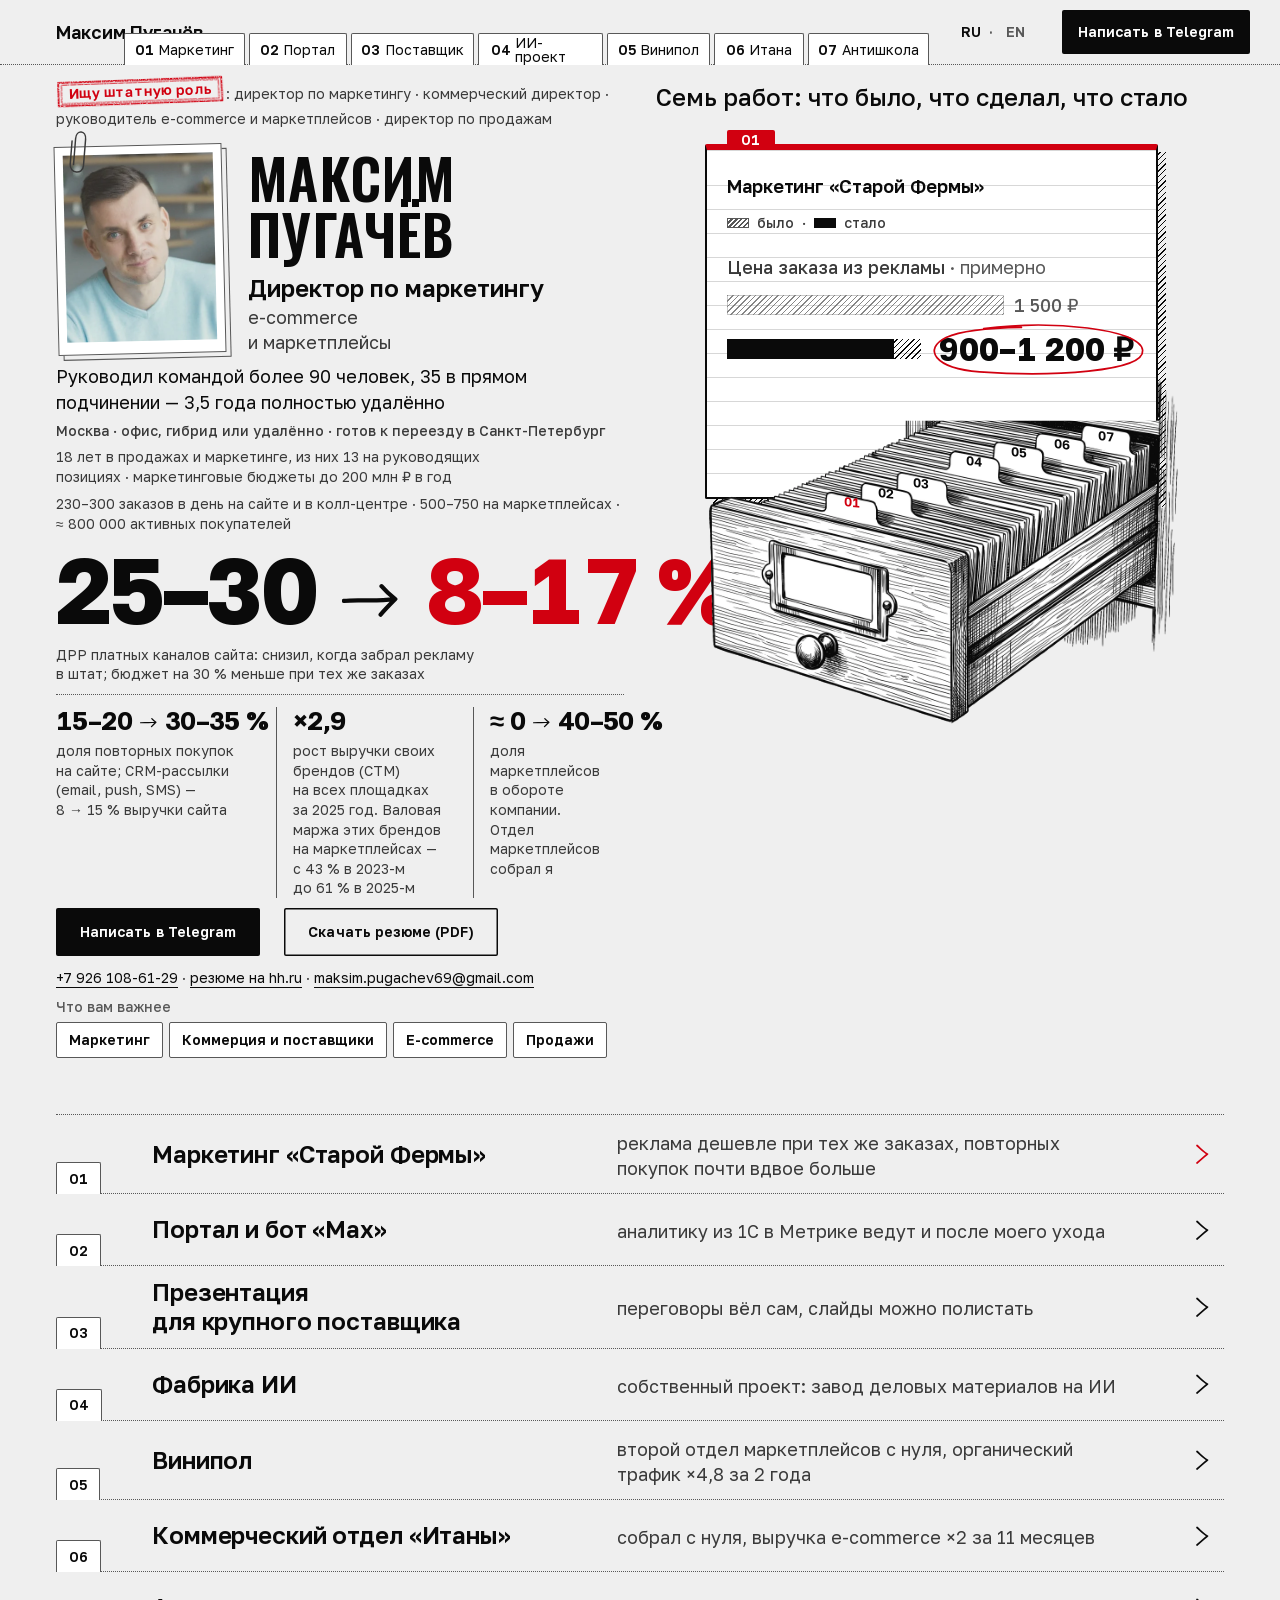
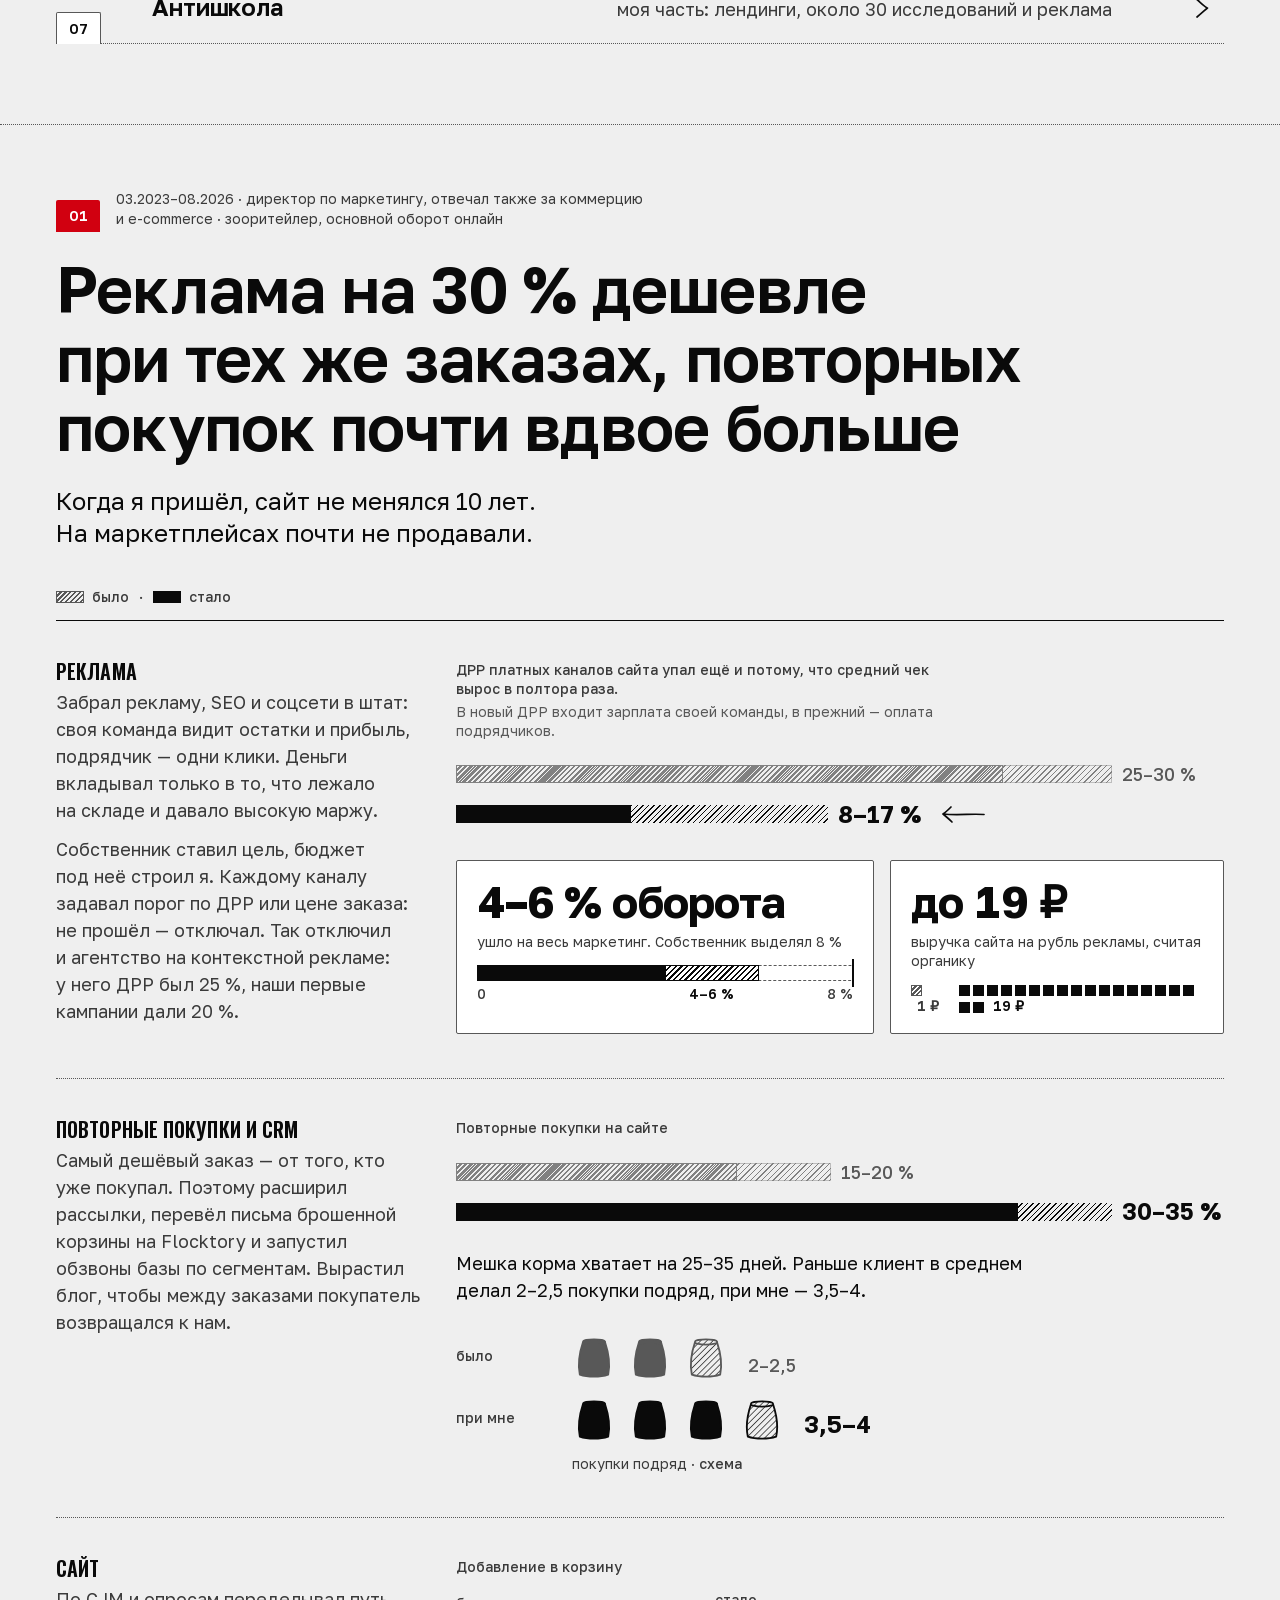
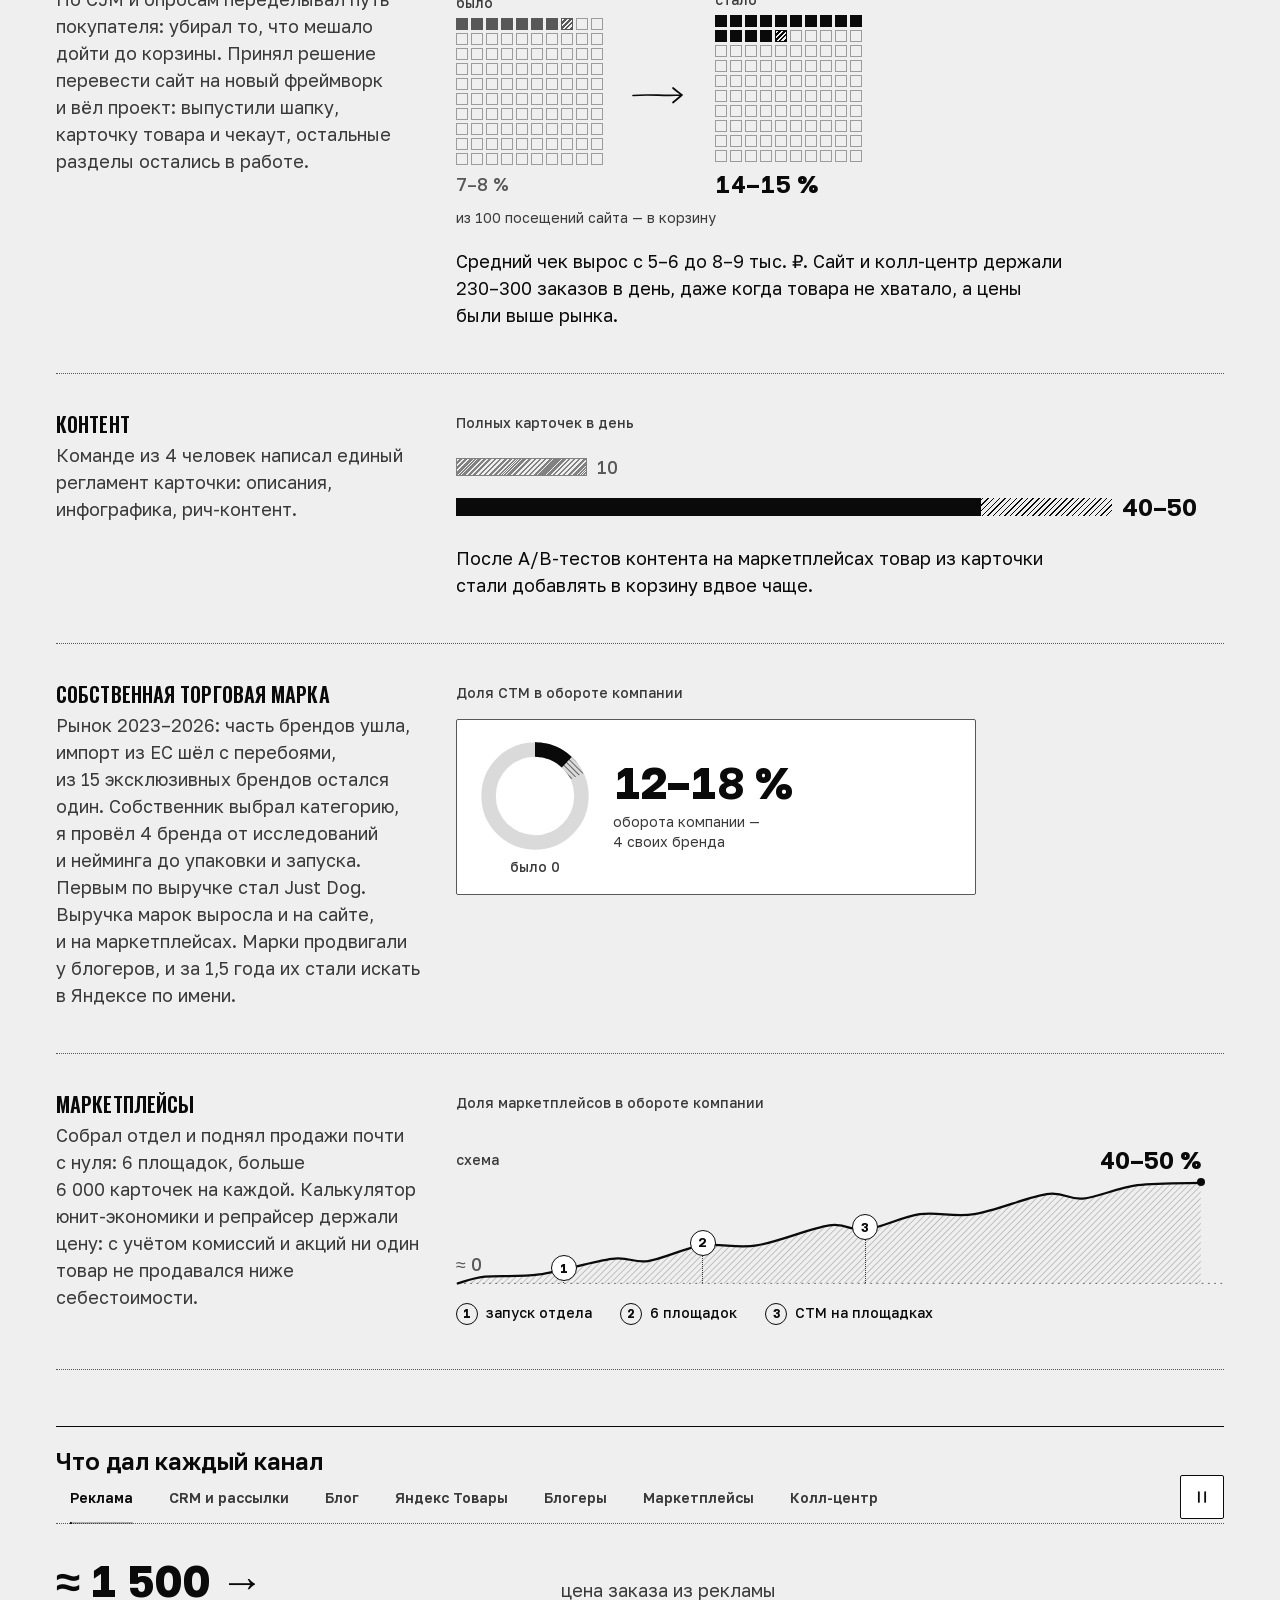
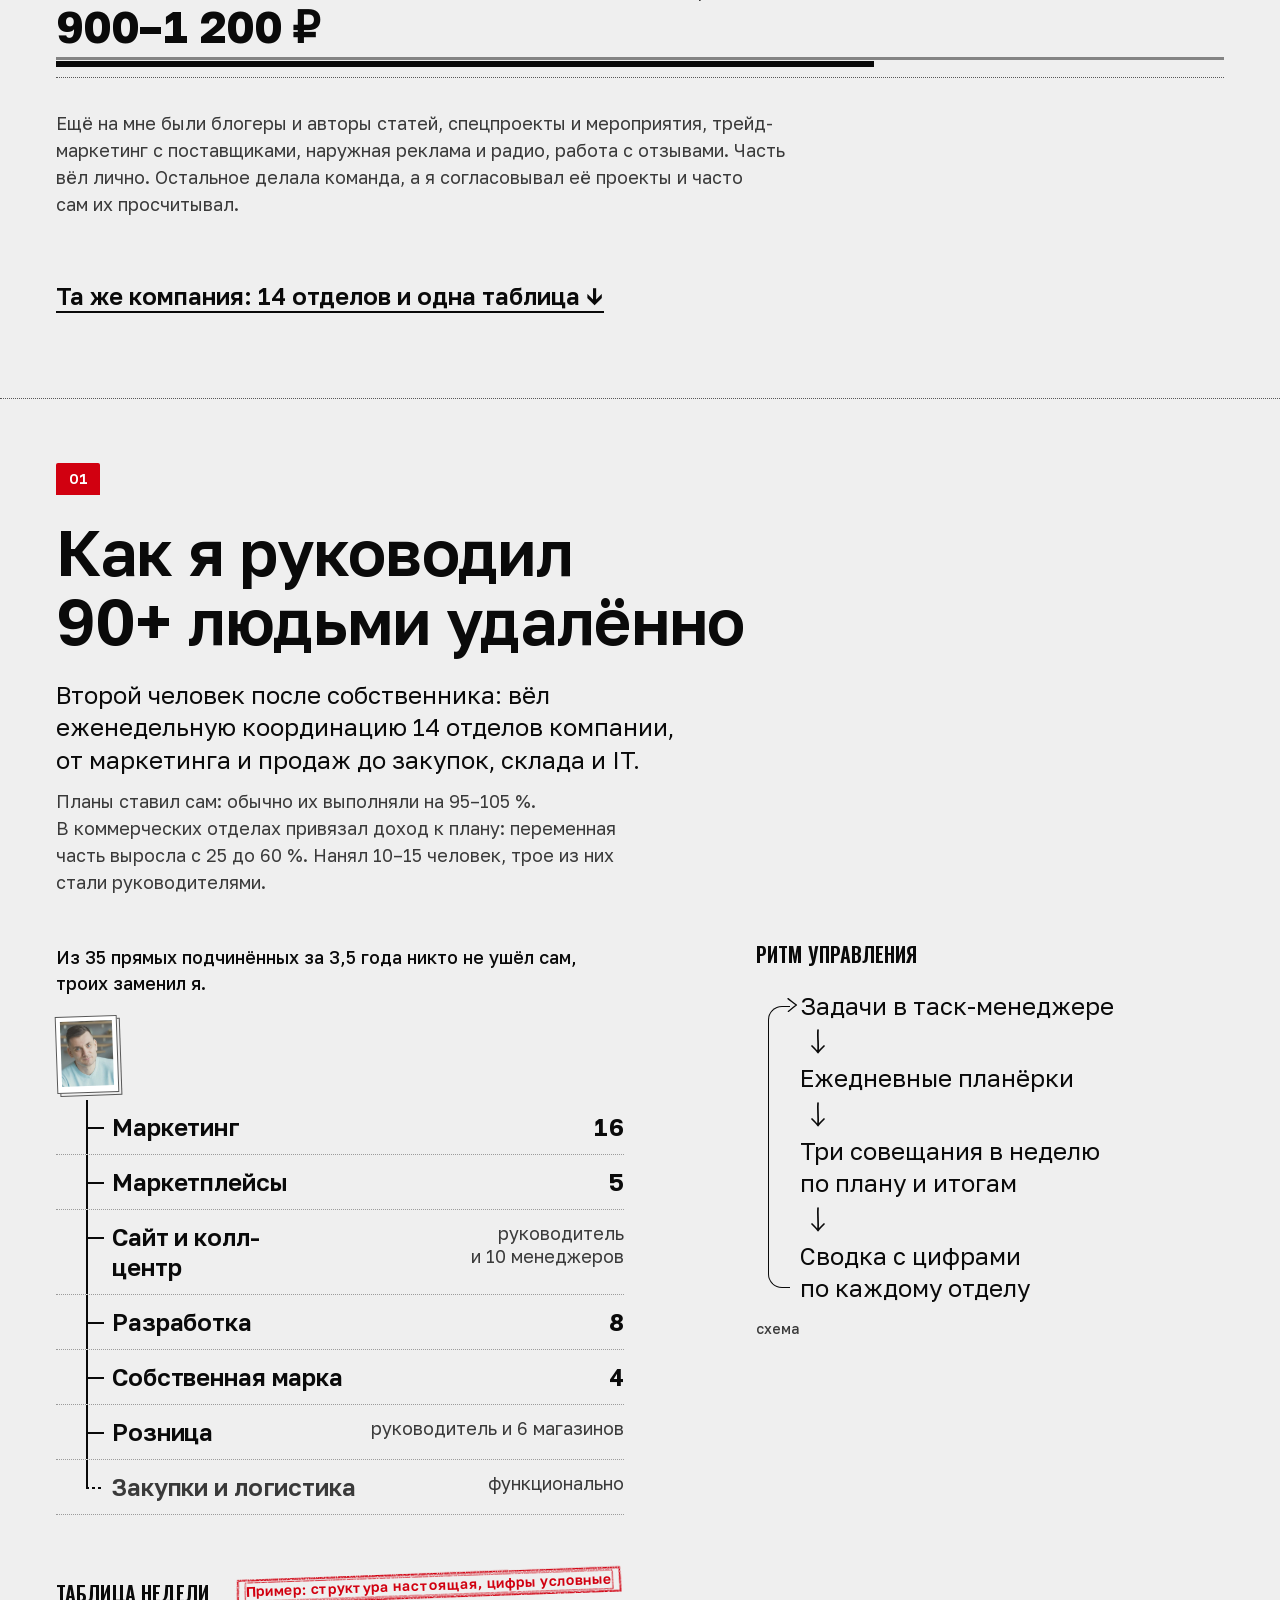
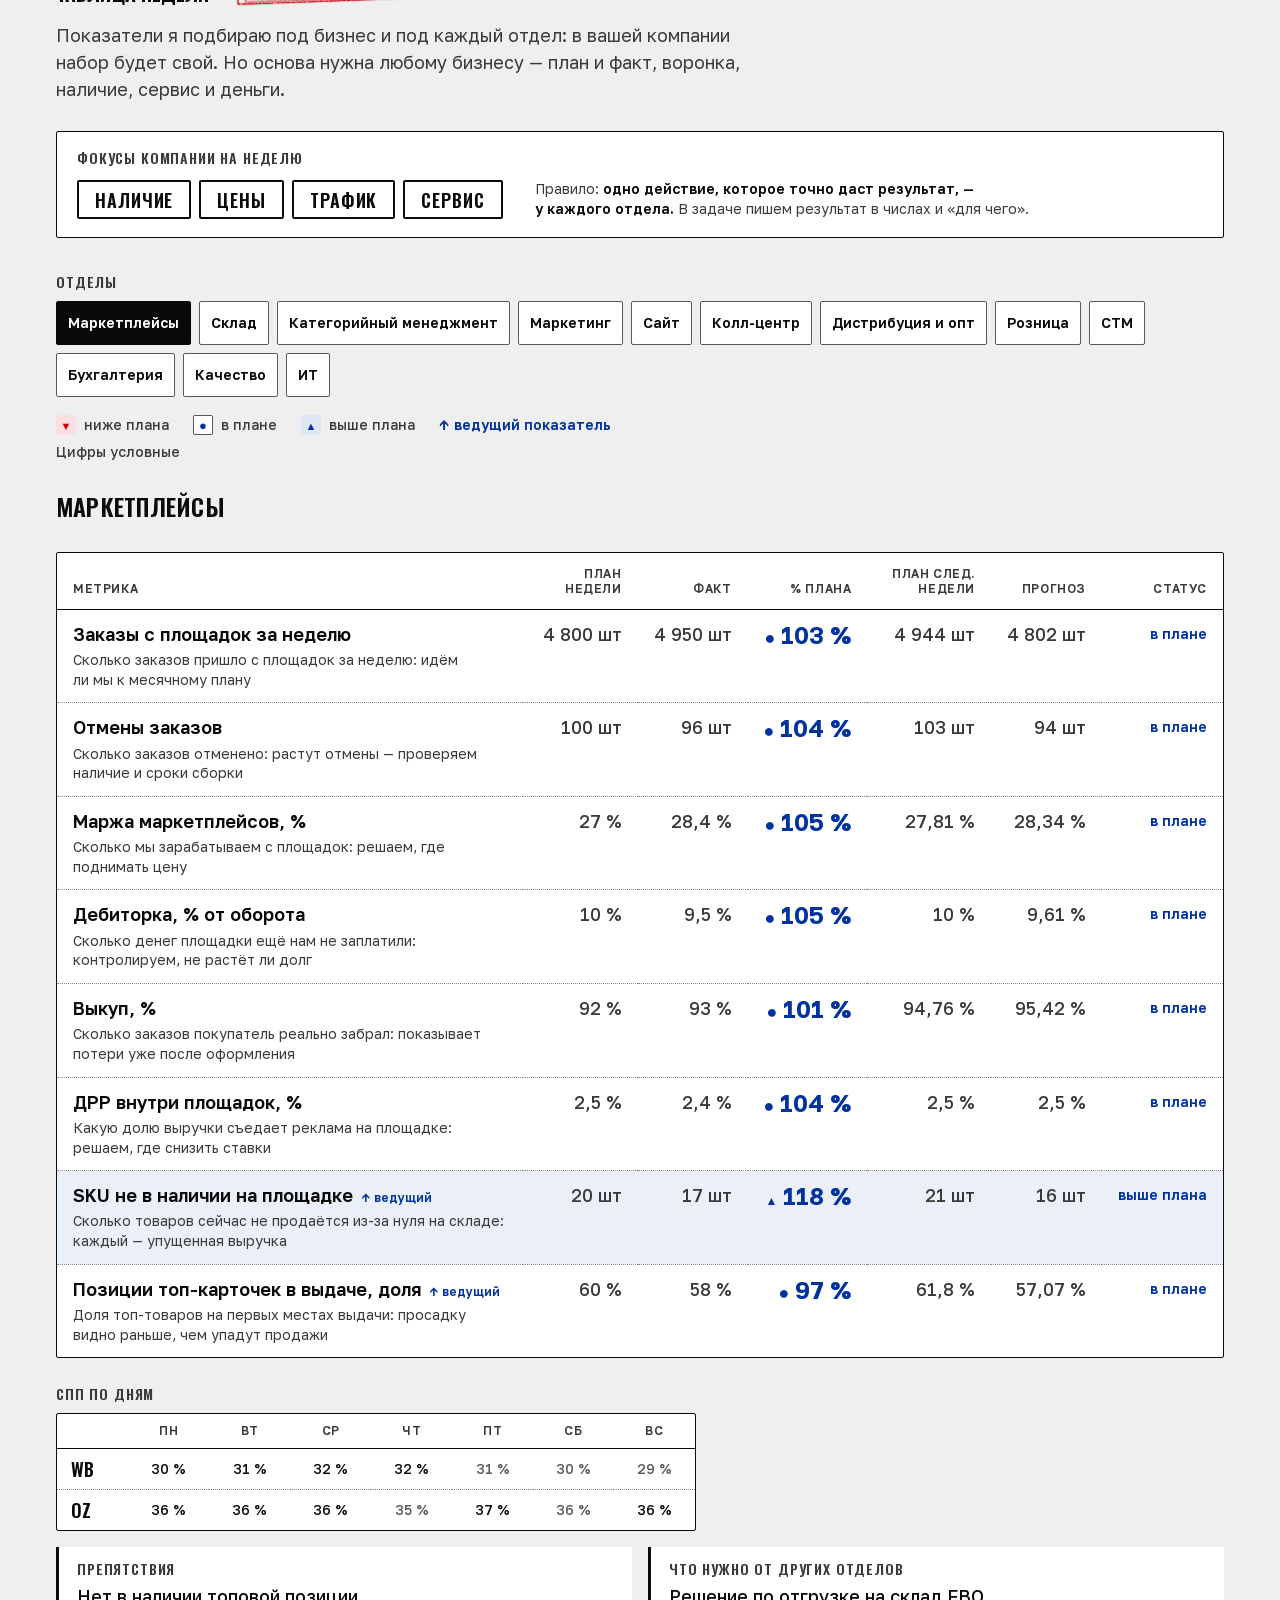
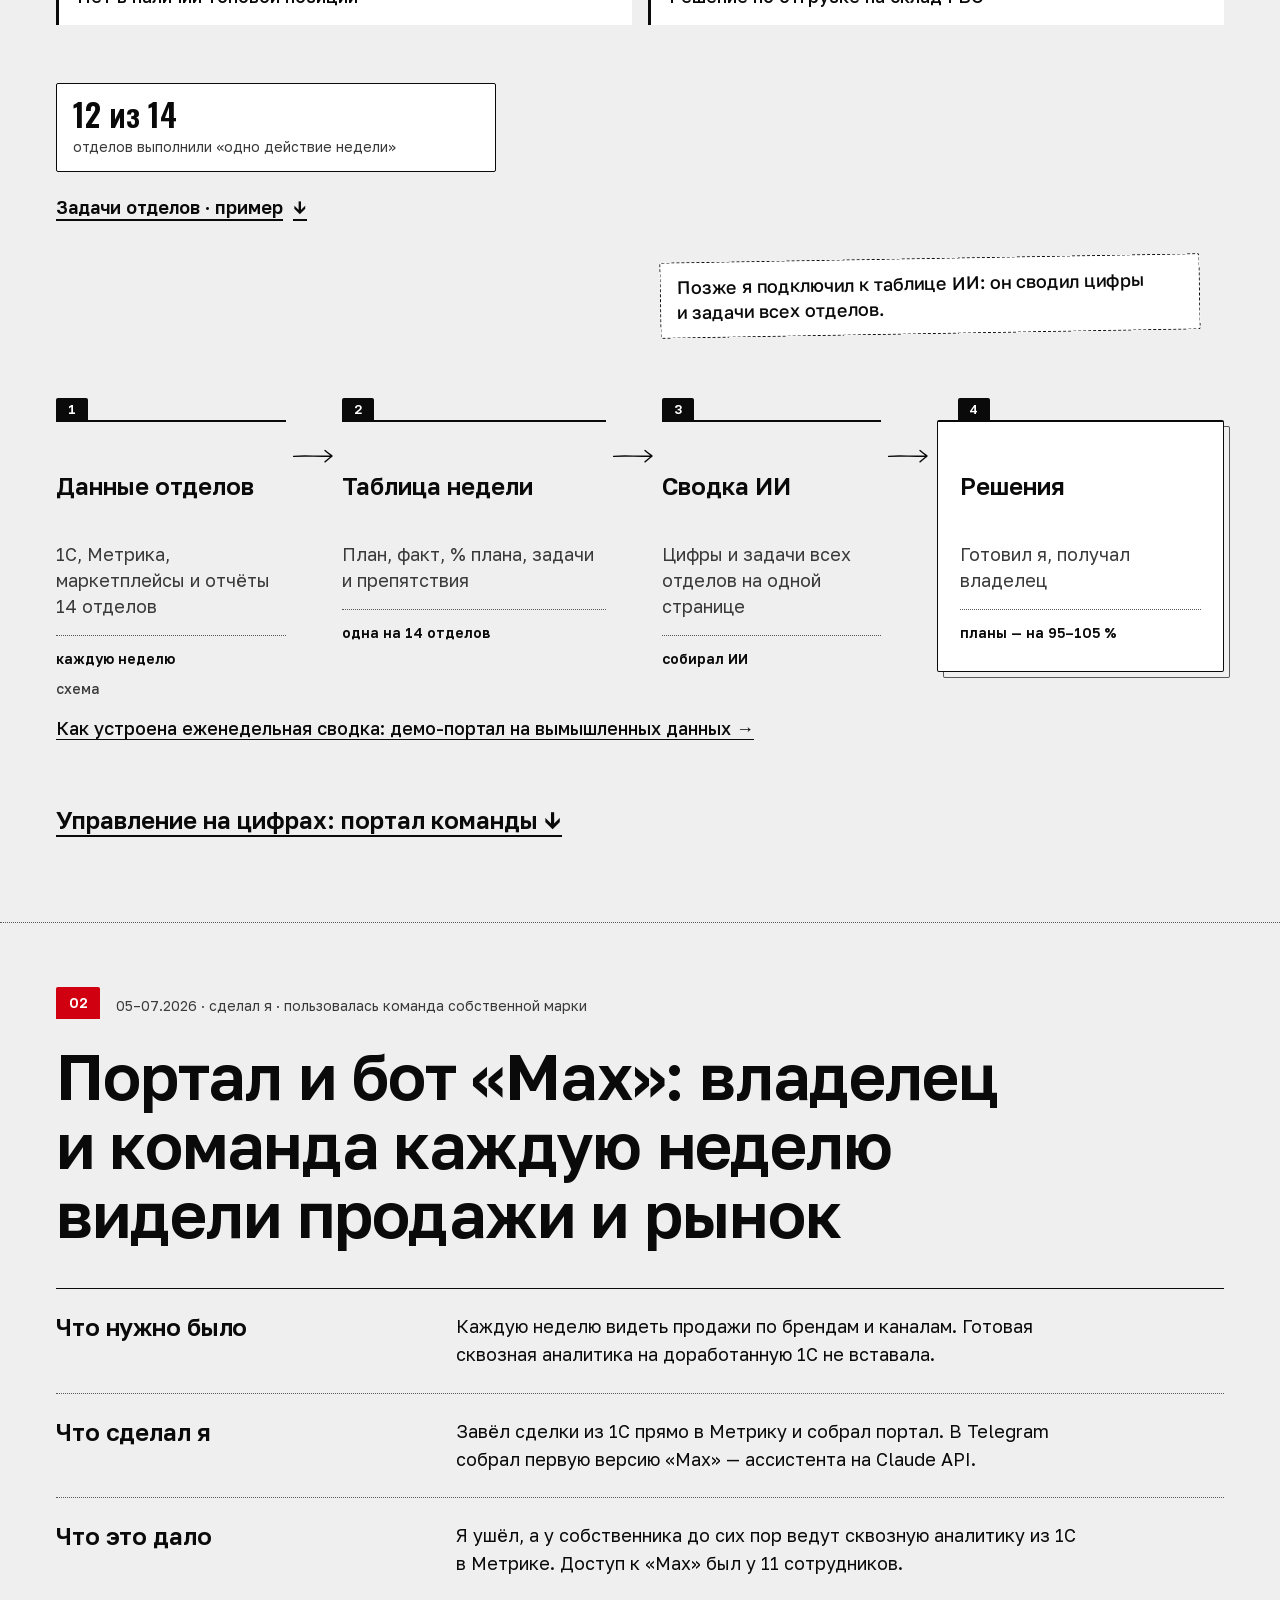
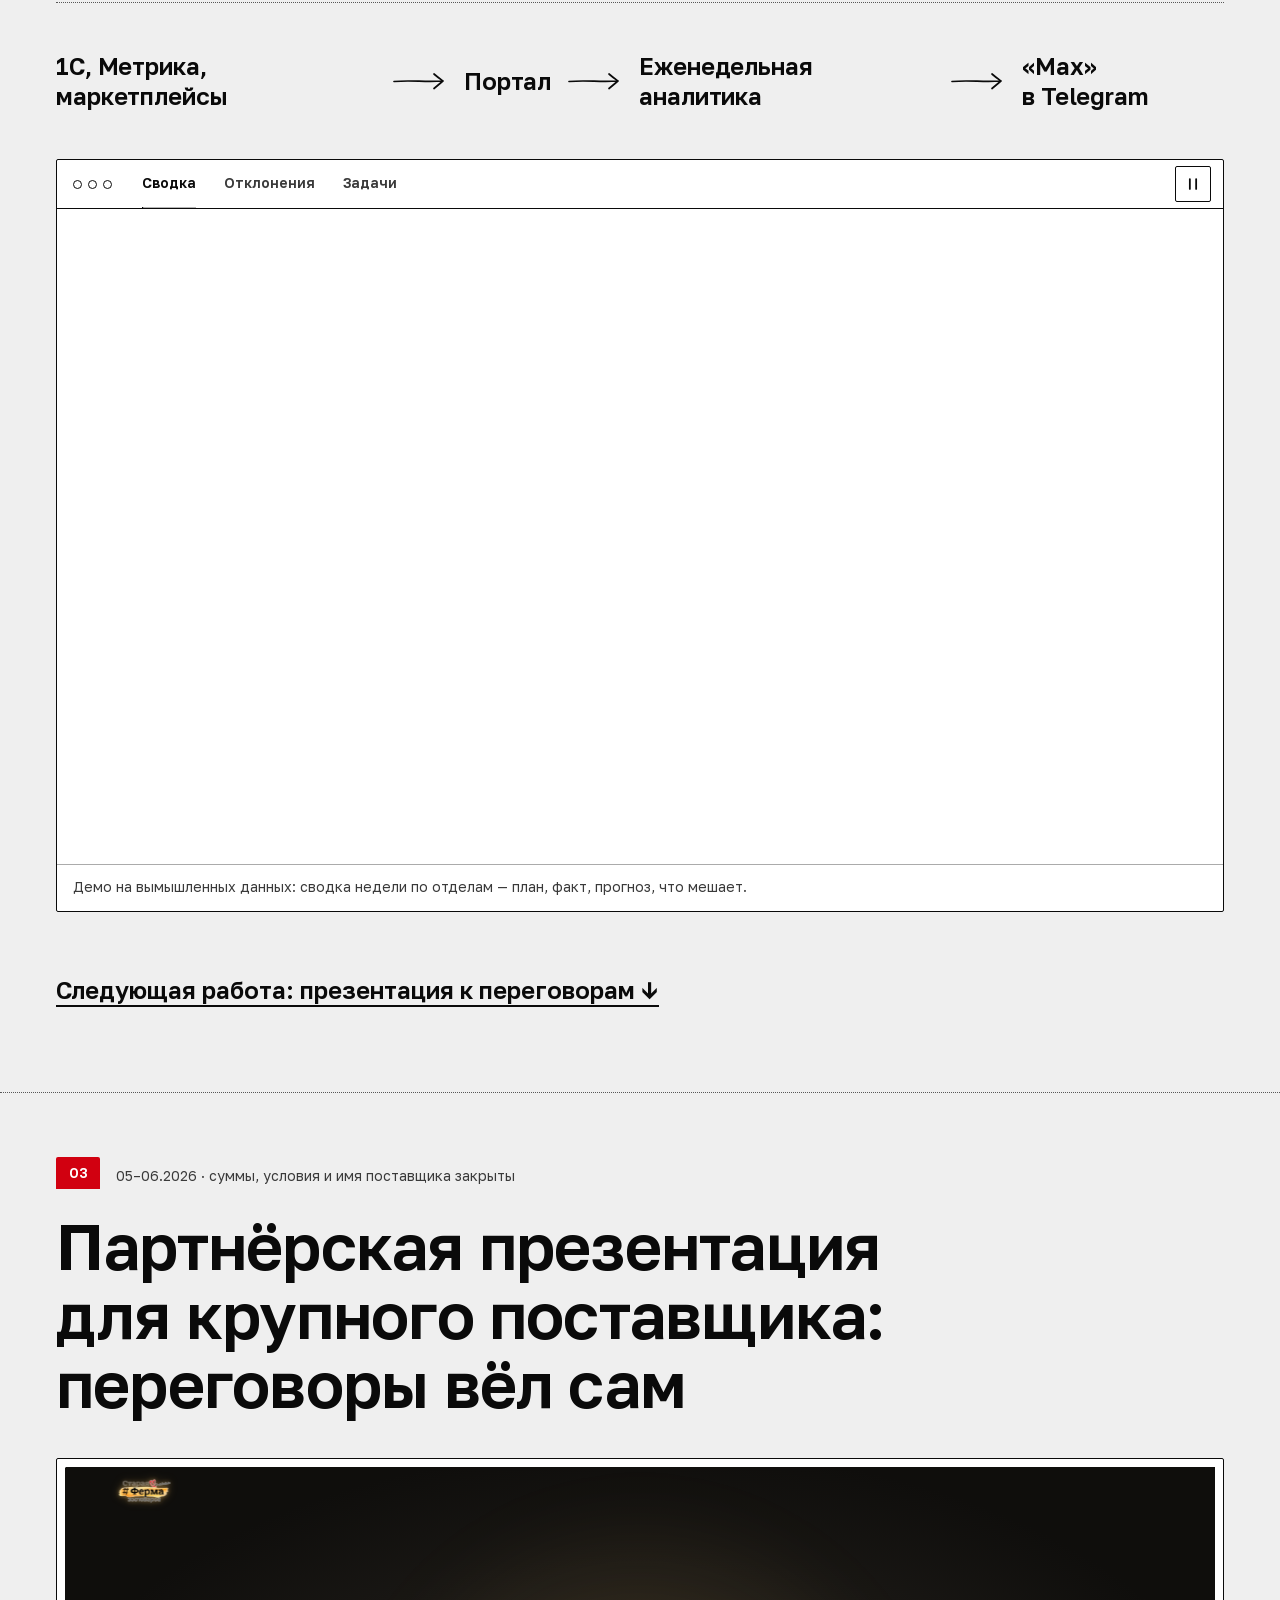
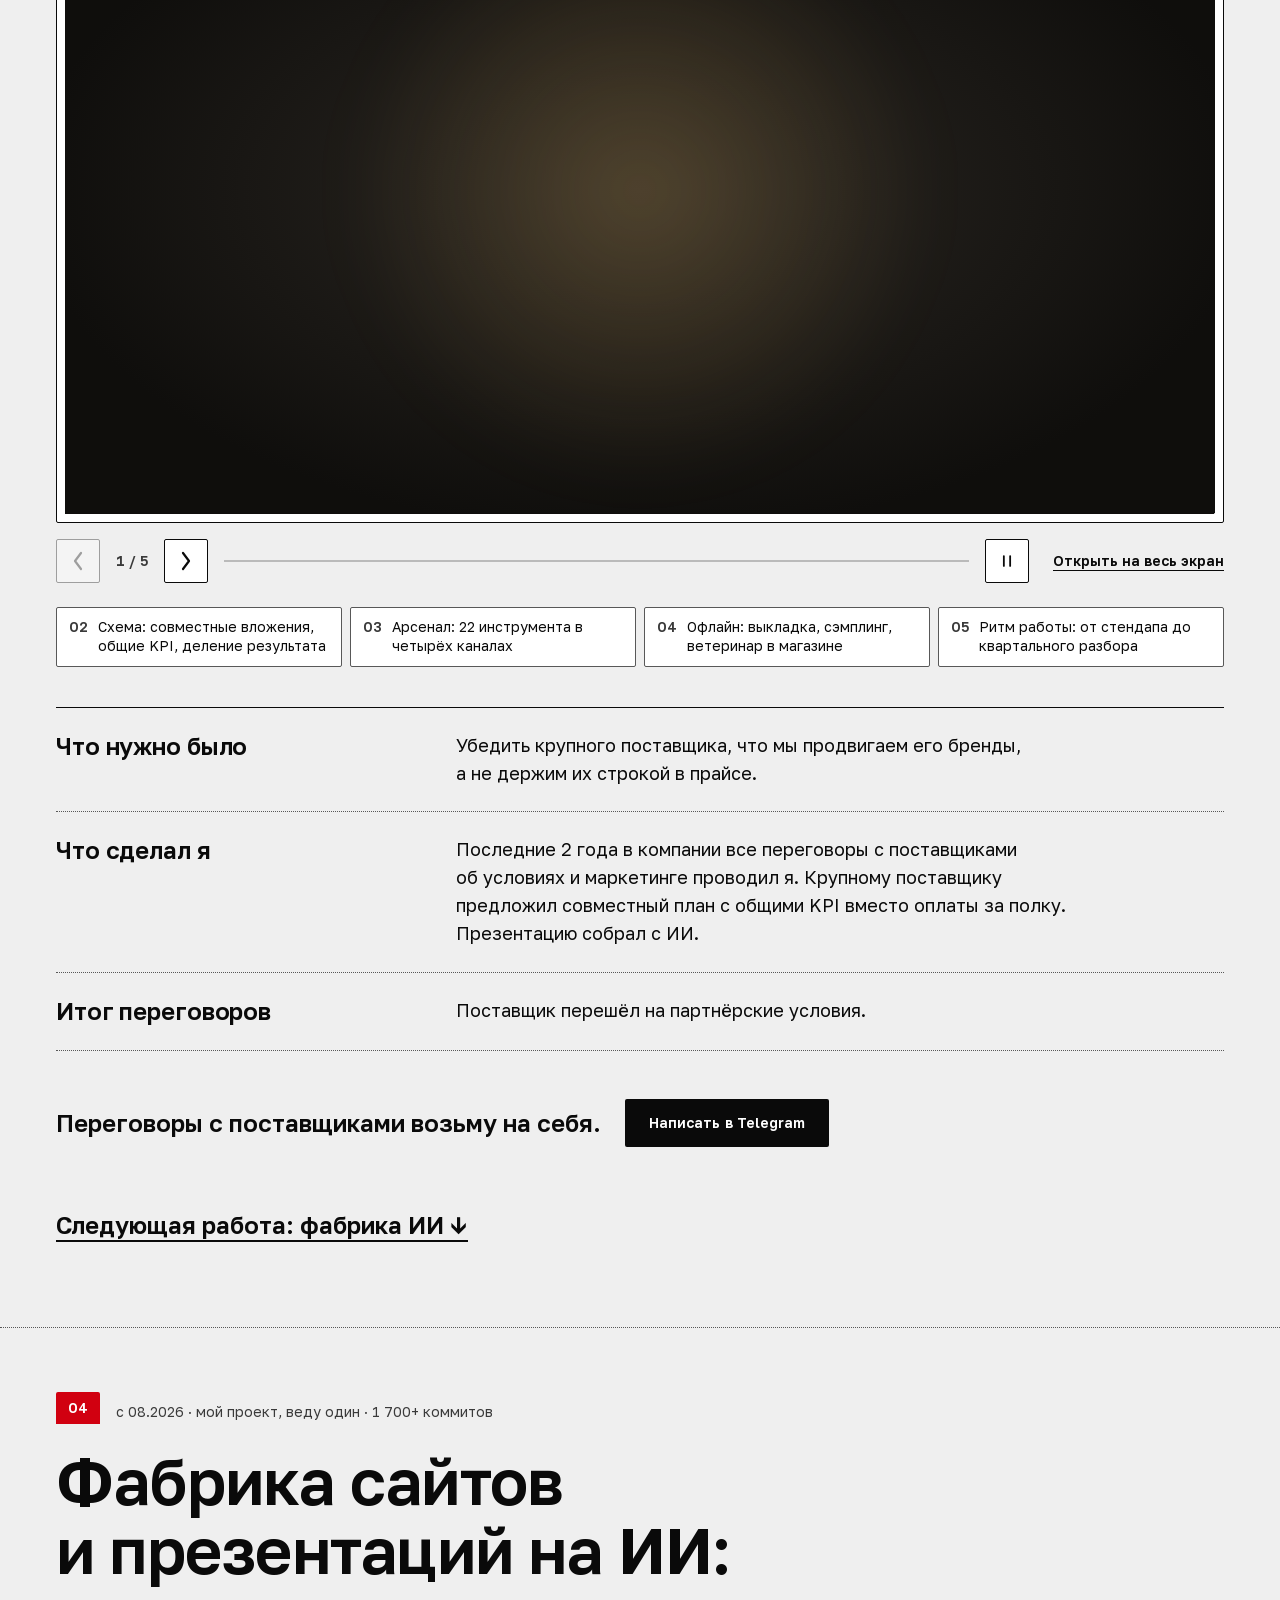
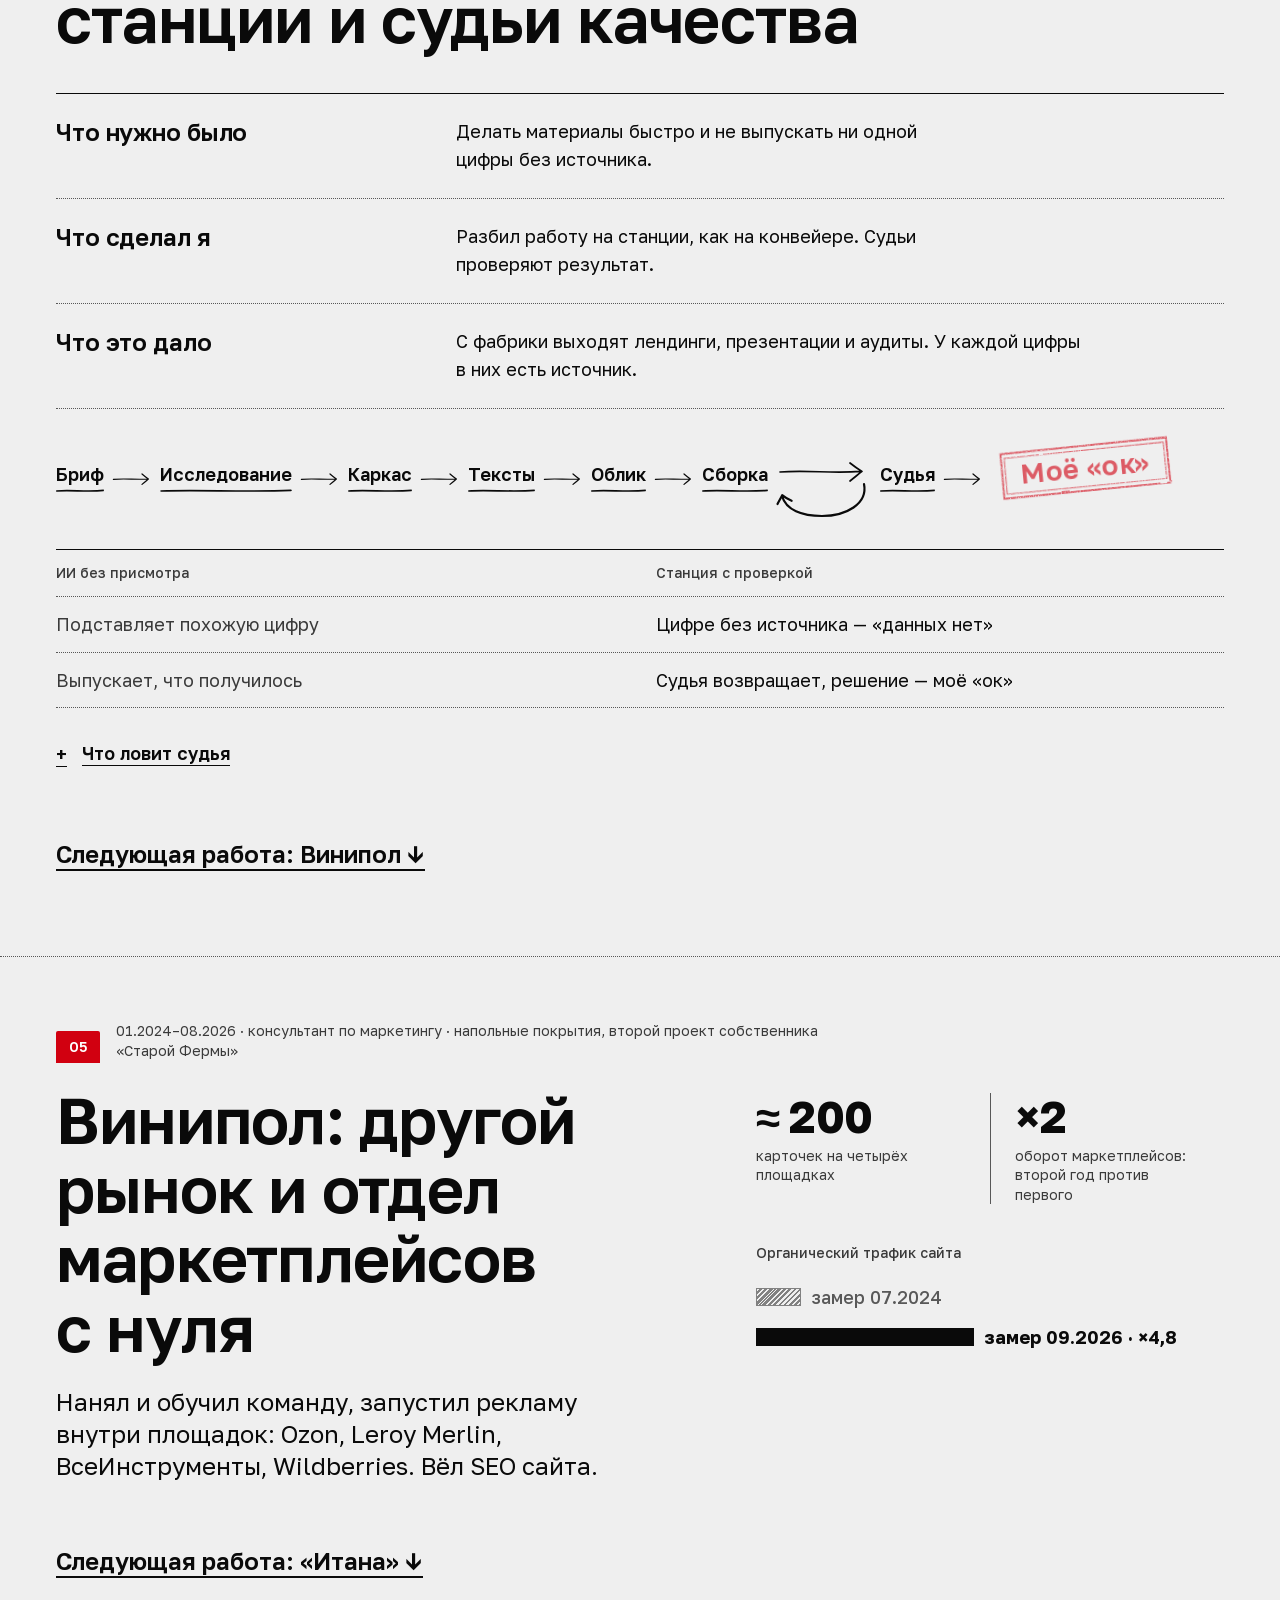
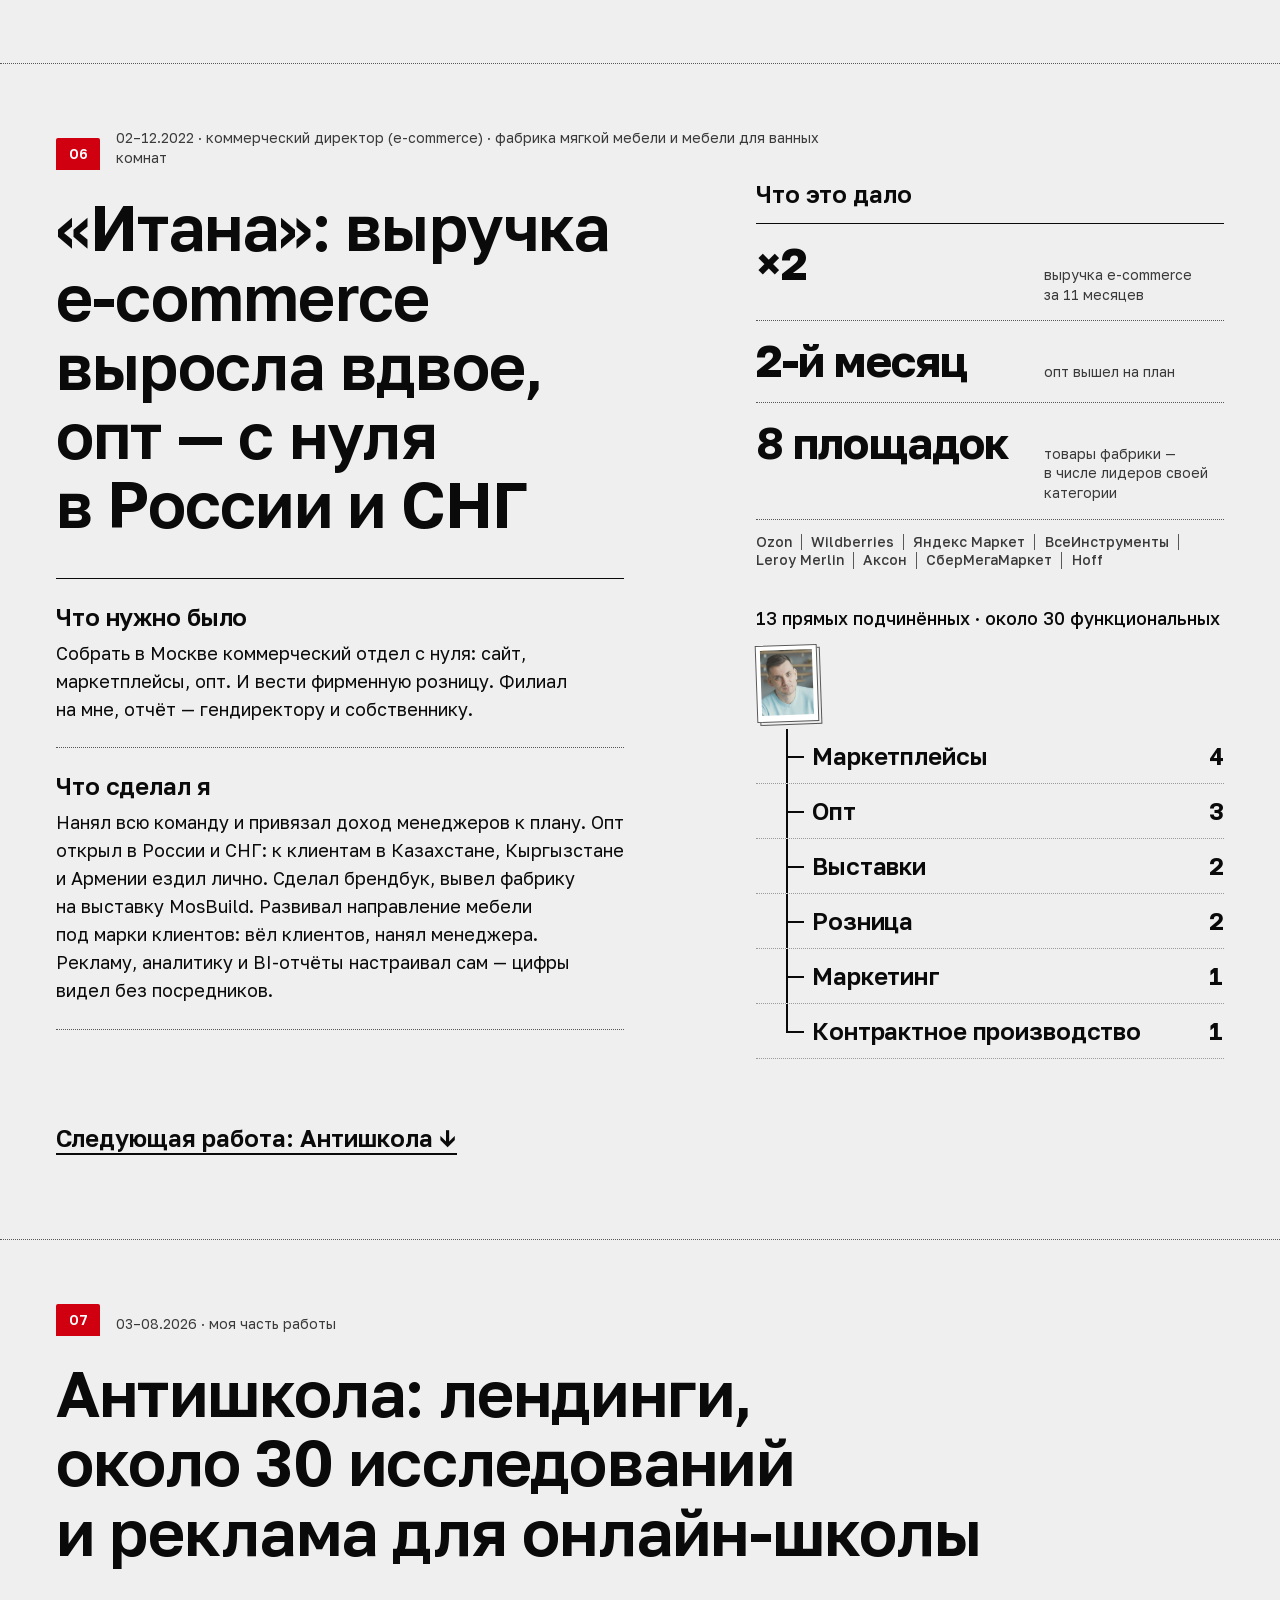
<file: index.html>
<!doctype html>
<html lang="ru">
<head>
<meta charset="utf-8">
<meta name="viewport" content="width=device-width, initial-scale=1">
<meta name="color-scheme" content="light dark">
<link rel="icon" href="/favicon.svg" type="image/svg+xml"><link rel="icon" href="/favicon.ico" sizes="48x48"><link rel="apple-touch-icon" href="/apple-touch-icon.png">
<title>Максим Пугачёв — директор по маркетингу. Примеры работ</title>
<link rel="alternate" hreflang="ru" href="https://maksimpugachev.com/">
<link rel="alternate" hreflang="en" href="https://maksimpugachev.com/en/">
<link rel="alternate" hreflang="x-default" href="https://maksimpugachev.com/">
<link rel="canonical" href="https://maksimpugachev.com/">
<meta property="og:url" content="https://maksimpugachev.com/">
<meta name="description" content="Директор по маркетингу: реклама дешевле при тех же заказах, повторных покупок почти вдвое больше, свои бренды и маркетплейсы с нуля. Семь работ и что они дали.">
<meta property="og:title" content="Максим Пугачёв — директор по маркетингу. Примеры работ">
<meta property="og:description" content="Директор по маркетингу: реклама дешевле при тех же заказах, повторных покупок почти вдвое больше, свои бренды и маркетплейсы с нуля. Семь работ и что они дали.">
<meta property="og:type" content="profile">
<meta property="og:image" content="https://maksimpugachev.com/img/og-image.png"><meta property="og:image:alt" content="Максим Пугачёв — директор по маркетингу">
<meta property="og:image:width" content="1200">
<meta property="og:image:height" content="630">
<meta name="twitter:card" content="summary_large_image">
<meta property="og:locale" content="ru_RU">
<meta property="og:locale:alternate" content="en_US">
<script>try{if(localStorage.getItem("lang")==="en"&&!location.hash)location.replace("en/")}catch(e){}</script>
<script>document.documentElement.classList.add("js");if(!matchMedia("(prefers-reduced-motion: reduce)").matches)document.documentElement.classList.add("anim");setTimeout(function(){if(!document.documentElement.classList.contains("js-ok"))document.documentElement.classList.remove("anim")},4000);</script>
<link rel="preload" href="fonts/Oswald-cyrillic-500-700.woff2" as="font" type="font/woff2" crossorigin>
<link rel="preload" href="fonts/GolosText-cyrillic-400-700.woff2" as="font" type="font/woff2" crossorigin>
<link rel="stylesheet" href="css/live.css">
<link rel="stylesheet" href="css/site.css">
<script type="application/ld+json">{"@context": "https://schema.org", "@type": "Person", "name": "Максим Пугачёв", "jobTitle": "Директор по маркетингу", "image": "https://maksimpugachev.com/img/maksim-color-672.jpg", "sameAs": ["https://t.me/MaksimPugachev", "https://www.linkedin.com/in/maksim-pugachev"]}</script>
<script>
(function(m,e,t,r,i,k,a){m[i]=m[i]||function(){(m[i].a=m[i].a||[]).push(arguments)};m[i].l=1*new Date();
for(var j=0;j<document.scripts.length;j++){if(document.scripts[j].src===r){return;}}
k=e.createElement(t),a=e.getElementsByTagName(t)[0],k.async=1,k.src=r,a.parentNode.insertBefore(k,a)})(window,document,"script","https://mc.yandex.ru/metrika/tag.js","ym");
ym(113771801,"init",{clickmap:true,trackLinks:true,accurateTrackBounce:true,webvisor:true});
document.addEventListener("click",function(e){var t=e.target.closest&&e.target.closest("[data-goal],.lang-a,.dtab,.rx");if(!t)return;
var g=t.getAttribute("data-goal")||(t.classList.contains("lang-a")?"lang-switch":"toc-click");try{ym(113771801,"reachGoal",g);}catch(_){}},true);
</script>
</head>
<body>
<noscript><div><img src="https://mc.yandex.ru/watch/113771801" style="position:absolute;left:-9999px;" alt=""></div></noscript>
<a class="skip" href="#main">К содержанию</a>
<svg width="0" height="0" style="position:absolute" aria-hidden="true" focusable="false"><defs><filter id="stamp-rough" x="-4%" y="-20%" width="108%" height="140%" color-interpolation-filters="sRGB"><feTurbulence type="fractalNoise" baseFrequency="0.04 0.3" numOctaves="2" seed="5" result="n1"/><feDisplacementMap in="SourceGraphic" in2="n1" scale="1.6" xChannelSelector="R" yChannelSelector="G" result="d"/><feTurbulence type="fractalNoise" baseFrequency="0.9" numOctaves="2" seed="11" result="n2"/><feColorMatrix in="n2" type="matrix" values="0 0 0 0 0  0 0 0 0 0  0 0 0 0 0  0 0 0 -2.6 2.25" result="holes"/><feComposite in="d" in2="holes" operator="in"/></filter><filter id="stamp-speck" x="0" y="0" width="100%" height="100%" color-interpolation-filters="sRGB"><feTurbulence type="fractalNoise" baseFrequency="1.1" numOctaves="1" seed="3" result="n"/><feColorMatrix in="n" type="matrix" values="0 0 0 0 0  0 0 0 0 0  0 0 0 0 0  0 0 0 -2.2 2.05" result="holes"/><feComposite in="SourceGraphic" in2="holes" operator="in"/></filter></defs></svg>
<header class="top"><div class="top-in"><a class="name" href="#hero">Максим Пугачёв</a><nav class="tabs" aria-label="Работы"><a class="tab" href="#ferma" data-goal="toc-click">01<span class="tab-s">Маркетинг</span><span class="tab-n">Маркетинг «Старой Фермы»</span></a><a class="tab" href="#stm" data-goal="toc-click">02<span class="tab-s">Портал</span><span class="tab-n">Портал и бот «Max»</span></a><a class="tab" href="#deck" data-goal="toc-click">03<span class="tab-s">Поставщик</span><span class="tab-n">Презентация для крупного поставщика</span></a><a class="tab" href="#factory" data-goal="toc-click">04<span class="tab-s">ИИ-проект</span><span class="tab-n">Фабрика ИИ</span></a><a class="tab" href="#floor" data-goal="toc-click">05<span class="tab-s">Винипол</span><span class="tab-n">Винипол</span></a><a class="tab" href="#itana" data-goal="toc-click">06<span class="tab-s">Итана</span><span class="tab-n">Коммерческий отдел «Итаны»</span></a><a class="tab" href="#antishkola" data-goal="toc-click">07<span class="tab-s">Антишкола</span><span class="tab-n">Антишкола</span></a></nav><nav class="lang" aria-label="Язык"><span class="lang-c" aria-current="true">RU</span><span class="lang-d" aria-hidden="true">·</span><a class="lang-a" href="en/" hreflang="en" lang="en" data-lang="en" aria-label="English version">EN</a></nav><a class="btn btn-sm" href="https://t.me/MaksimPugachev" data-goal="tg-click">Написать в Telegram</a></div></header>
<main id="main">
<div class="first">
<section id="hero" class="hero" aria-labelledby="h1" data-move="hero"><p class="cat"><span class="stamp"><svg viewBox="0 0 200 40" preserveAspectRatio="none" aria-hidden="true" focusable="false"><path class="st-o" d="M2.4 3.2 L197.6 2.3 L197.9 37.4 L2.1 37.9 Z" vector-effect="non-scaling-stroke"/><path class="st-i" d="M6.2 6.6 L193.9 5.9 L194.1 34.1 L5.9 34.6 Z" vector-effect="non-scaling-stroke"/></svg><span class="st-t">Ищу штатную роль</span></span>: директор по маркетингу · коммерческий директор · руководитель <span class="nw">e-commerce</span> и маркетплейсов · директор по продажам</p><div class="id"><figure class="photo"><svg class="clip" viewBox="0 0 30 72" aria-hidden="true" focusable="false"><path d="M9 56 V17 C 9 3, 24 3, 24 17 V57 C 24 71, 4 70, 4 56 V21" fill="none" stroke="currentColor" stroke-width="2.2" stroke-linecap="round" stroke-linejoin="round"/></svg><picture><source type="image/webp" srcset="img/maksim-color-336.webp 1x, img/maksim-color-672.webp 2x"><img src="img/maksim-color-336.jpg" srcset="img/maksim-color-336.jpg 1x, img/maksim-color-672.jpg 2x" width="176" height="217" alt="Максим Пугачёв"></picture></figure><div class="id-t"><h1 id="h1">Максим Пугачёв</h1><p class="role"><span class="r1">Директор по маркетингу</span><span class="r2"><span class="nw">e-commerce</span> и маркетплейсы</span></p></div></div><div class="facts"><p class="team">Руководил командой более 90 человек, 35 в прямом подчинении — 3,5 года полностью удалённо</p><p class="place">Москва · офис, гибрид или удалённо · готов к переезду в Санкт-Петербург</p><p class="exp">18 лет в продажах и маркетинге, из них 13 на руководящих позициях · маркетинговые бюджеты до 200 млн ₽ в год</p><p class="scale">230–300 заказов в день на сайте и в колл-центре · 500–750 на маркетплейсах · ≈ 800 000 активных покупателей</p></div><dl class="figs" data-show="четыре цифры: было → стало"><div class="fig fig-0"><dt><span class="n"><span class="nw">25–30</span> <span class="arr">→</span> <span class="to"><span class="nw">8–17</span> %</span></span></dt><dd>ДРР платных каналов сайта: снизил, когда забрал рекламу в штат; бюджет на 30 % меньше при тех же заказах</dd></div><div class="fig fig-1"><dt><span class="n"><span class="nw">15–20</span> <span class="arr">→</span> <span class="nw">30–35</span> %</span></dt><dd>доля повторных покупок на сайте; CRM-рассылки (email, push, SMS) — <span class="nw">8 → 15 %</span> выручки сайта</dd></div><div class="fig fig-2"><dt><span class="n">×2,9</span></dt><dd>рост выручки своих брендов (СТМ) на всех площадках за 2025 год. Валовая маржа этих брендов на маркетплейсах — с <span class="nw">43 %</span> в <span class="nw">2023-м</span> до <span class="nw">61 %</span> в <span class="nw">2025-м</span></dd></div><div class="fig fig-3"><dt><span class="n"><span class="nw">≈ 0</span> <span class="arr">→</span> <span class="nw">40–50</span> %</span></dt><dd>доля маркетплейсов в обороте компании. Отдел маркетплейсов собрал я</dd></div></dl><p class="cta"><a class="btn" href="https://t.me/MaksimPugachev" data-goal="tg-click">Написать в Telegram</a><a class="btn btn-line" href="/cv/Pugachev-Maksim-CMO.pdf" download data-goal="cv-click">Скачать резюме (PDF)</a><span class="mail"><a href="tel:+79261086129" data-goal="tel-click">+7&nbsp;926&nbsp;108-61-29</a> · <a href="https://hh.ru/resume/935a6850ff03cd377a0039ed1f4a7847626864" data-goal="hh-click" rel="me">резюме на hh.ru</a> · <a href="mailto:maksim.pugachev69@gmail.com" data-goal="mail-click">maksim.pugachev69@gmail.com</a></span></p><nav class="roles" aria-label="Что вам важнее"><p class="roles-h">Что вам важнее</p><ul><li><a href="#ferma" data-goal="role-click" title="Реклама дешевле при тех же заказах: ДРР 25–30 → 8–17 %"><b>Маркетинг</b></a></li><li><a href="#case-supply" data-goal="role-click" title="Royal Canin +2 п.п., матрица 6 000 → 2 000 при тех же заказах"><b>Коммерция и поставщики</b></a></li><li><a href="#case-ecom" data-goal="role-click" title="P&L магазина, корзина 7–8 → 14–15 %"><b>E-commerce</b></a></li><li><a href="#case-sales" data-goal="role-click" title="Около 10 отделов продаж, колл-центр 15–20 → ~30 % заказов сайта"><b>Продажи</b></a></li></ul></nav></section>
<section id="toc" class="toc" aria-labelledby="thesis" data-key-image data-move="toc"><p id="thesis" class="thesis">Семь работ: что было, что сделал, что стало</p><div class="stagewrap"><div class="stage" id="stage"><div class="cam" id="cam"><div class="pulls"><div class="card is-up is-open" id="card-1" data-card="1"><div class="sh"></div><div class="paper"><span class="ctab">01</span><div class="face"><a class="ct" href="#ferma" data-goal="toc-click">Маркетинг «Старой Фермы»</a><p class="key key-card"><span class="k k-was">было</span> · <span class="k k-now">стало</span></p></div><div class="bars bars-one"><div class="br"><p class="bl">Цена заказа из рекламы <span class="bl-q">· примерно</span></p><div class="trk trk-was"><i class="b b-was" style="--w:100%"></i><b class="v v-was" style="--w:100%"><span class="nw">1 500</span> ₽</b></div><div class="trk trk-now"><i class="b b-now" data-from="1.43" style="--w:70%"><i class="sd" style="width:85.71%"></i></i><b class="v v-now" style="--w:70%"><span class="circ-w"><span class="nw">900–1 200</span> ₽<svg class="circ" viewBox="0 0 190 44" preserveAspectRatio="none" aria-hidden="true" focusable="false"><path class="mk mk-ring" pathLength="1" vector-effect="non-scaling-stroke" d="M51.8 6 C 107.1 -1, 181.4 6, 183.1 23 C 184.8 40, 107.1 44, 48.4 40 C 10.4 37, 1.7 22, 20.7 13 C 41.5 4, 107.1 2, 169.3 10"/></svg></span></b></div></div></div></div></div><div class="card" id="card-2" data-card="2"><div class="sh"></div><div class="paper"><span class="ctab">02</span><div class="face"><a class="ct" href="#stm" data-goal="toc-click">Портал и бот «Max»</a></div><div class="proof"><picture><source type="image/webp" srcset="img/stm-sales-880.webp 880w, img/stm-sales-1760.webp 1760w" sizes="(min-width:1200px) 560px, 92vw"><img width="880" height="550" src="img/stm-sales-880.jpg" srcset="img/stm-sales-880.jpg 880w, img/stm-sales-1760.jpg 1760w" sizes="(min-width:1200px) 560px, 92vw" alt="Демо на вымышленных данных: сводка недели по отделам — план, факт, прогноз, что мешает." loading="lazy" decoding="async"></picture></div></div></div><div class="card" id="card-3" data-card="3"><div class="sh"></div><div class="paper"><span class="ctab">03</span><div class="face"><a class="ct" href="#deck" data-goal="toc-click">Презентация для крупного поставщика</a></div><div class="proof"><picture><source type="image/webp" srcset="img/deck-4-880.webp 880w, img/deck-4-1760.webp 1760w" sizes="(min-width:1200px) 560px, 92vw"><img width="880" height="471" src="img/deck-4-880.jpg" srcset="img/deck-4-880.jpg 880w, img/deck-4-1760.jpg 1760w" sizes="(min-width:1200px) 560px, 92vw" alt="Слайд партнёрской презентации" loading="lazy" decoding="async"></picture></div></div></div><div class="card" id="card-4" data-card="4"><div class="sh"></div><div class="paper"><span class="ctab">04</span><div class="face"><a class="ct" href="#factory" data-goal="toc-click">Фабрика ИИ</a></div><div class="proof"><picture><source type="image/webp" srcset="img/demo-880.webp 880w, img/demo-1400.webp 1400w" sizes="(min-width:1200px) 560px, 92vw"><img width="880" height="550" src="img/demo-880.jpg" srcset="img/demo-880.jpg 880w, img/demo-1400.jpg 1400w" sizes="(min-width:1200px) 560px, 92vw" alt="Демо-портал: данные вымышленные, структура и метод — мои" loading="lazy" decoding="async"></picture></div></div></div><div class="card" id="card-5" data-card="5"><div class="sh"></div><div class="paper"><span class="ctab">05</span><div class="face"><a class="ct" href="#floor" data-goal="toc-click">Винипол</a></div><div class="proof proof-big"><p class="big" aria-label="×4,8"><span>×4,8</span></p><p class="bigb">органический трафик сайта за 2 года</p></div></div></div><div class="card" id="card-6" data-card="6"><div class="sh"></div><div class="paper"><span class="ctab">06</span><div class="face"><a class="ct" href="#itana" data-goal="toc-click">Коммерческий отдел «Итаны»</a></div><div class="proof proof-big proof-3"><p class="big" aria-label="×2"><span>×2</span></p><p class="bigb">выручка <span class="nw"><span class="nw">e-commerce</span></span> за 11 месяцев</p><dl class="p3"><div><dt>13</dt><dd>человек в команде, всех нанял я</dd></div><div><dt>опт</dt><dd>с нуля: Россия и СНГ</dd></div></dl></div></div></div><div class="card" id="card-7" data-card="7"><div class="sh"></div><div class="paper"><span class="ctab">07</span><div class="face"><a class="ct" href="#antishkola" data-goal="toc-click">Антишкола</a></div><div class="proof"><picture><source type="image/webp" srcset="img/anti-professiya-660.webp 660w, img/anti-professiya-1320.webp 1320w" sizes="(min-width:1200px) 560px, 92vw"><img width="660" height="318" src="img/anti-professiya-660.jpg" srcset="img/anti-professiya-660.jpg 660w, img/anti-professiya-1320.jpg 1320w" sizes="(min-width:1200px) 560px, 92vw" alt="Страница „Английский для профессий“ онлайн-школы Антишкола" loading="lazy" decoding="async"></picture></div></div></div></div><div class="draw"><div class="drawin"><div class="artimg" id="artimg"><picture><source media="(prefers-color-scheme: dark)" type="image/webp" srcset="img/drawing/kartoteka7-full-dark-1296.webp"><source type="image/webp" srcset="img/drawing/kartoteka7-full-1296.webp"><img src="img/drawing/kartoteka7-full.png" width="2400" height="1792" alt="Картотека работ: семь карточек в ящике" decoding="async"></picture></div><div class="artfront" id="artfront"><picture><source media="(prefers-color-scheme: dark)" type="image/webp" srcset="img/drawing/kartoteka7-full-dark-1296.webp"><source type="image/webp" srcset="img/drawing/kartoteka7-full-1296.webp"><img src="img/drawing/kartoteka7-full.png" width="2400" height="1792" alt="" decoding="async"></picture></div><div class="dtabs"><button class="dtab" type="button" data-k="0" aria-expanded="true" aria-controls="card-1" aria-label="01 · Маркетинг «Старой Фермы»" title="Маркетинг «Старой Фермы»" style="left:30.0%;top:38.4%;width:8.7%;height:4.3%"><span>01</span></button><button class="dtab" type="button" data-k="1" aria-expanded="false" aria-controls="card-2" aria-label="02 · Портал и бот «Max»" title="Портал и бот «Max»" style="left:36.0%;top:36.4%;width:8.7%;height:4.3%"><span>02</span></button><button class="dtab" type="button" data-k="2" aria-expanded="false" aria-controls="card-3" aria-label="03 · Презентация для крупного поставщика" title="Презентация для крупного поставщика" style="left:42.3%;top:33.8%;width:8.7%;height:4.3%"><span>03</span></button><button class="dtab" type="button" data-k="3" aria-expanded="false" aria-controls="card-4" aria-label="04 · Фабрика ИИ" title="Фабрика ИИ" style="left:51.7%;top:28.7%;width:8.7%;height:4.3%"><span>04</span></button><button class="dtab" type="button" data-k="4" aria-expanded="false" aria-controls="card-5" aria-label="05 · Винипол" title="Винипол" style="left:59.8%;top:26.4%;width:8.7%;height:4.3%"><span>05</span></button><button class="dtab" type="button" data-k="5" aria-expanded="false" aria-controls="card-6" aria-label="06 · Коммерческий отдел «Итаны»" title="Коммерческий отдел «Итаны»" style="left:67.4%;top:24.5%;width:8.7%;height:4.3%"><span>06</span></button><button class="dtab" type="button" data-k="6" aria-expanded="false" aria-controls="card-7" aria-label="07 · Антишкола" title="Антишкола" style="left:75.3%;top:22.6%;width:8.7%;height:4.3%"><span>07</span></button></div></div></div><svg class="nib" id="nib" viewBox="0 0 26 26" aria-hidden="true" focusable="false"><path d="M3 24 L9 14 L21 2 L24 5 L12 17 Z M3 24 L7 23 L9 14" fill="currentColor" stroke="currentColor" stroke-width="1.2" stroke-linejoin="round"/></svg></div></div></div></section>
</div>
<nav id="list" class="list" aria-label="Список работ"><ol><li class="row"><span class="rnum">01</span><a class="rt" href="#ferma" data-goal="toc-click">Маркетинг «Старой Фермы»</a><span class="rr">реклама дешевле при тех же заказах, повторных покупок почти вдвое больше</span><button class="rx" type="button" data-k="0" aria-expanded="true" aria-controls="card-1" aria-label="Работа 01"><svg viewBox="0 0 24 24" aria-hidden="true" focusable="false"><path d="M7 3.5 C 12 8, 16 12, 17.5 12 C 16 13, 12 17, 7 21" fill="none" stroke="currentColor" stroke-width="1.7" stroke-linecap="round" stroke-linejoin="round"/></svg></button></li><li class="row"><span class="rnum">02</span><a class="rt" href="#stm" data-goal="toc-click">Портал и бот «Max»</a><span class="rr">аналитику из 1С в Метрике ведут и после моего ухода</span><button class="rx" type="button" data-k="1" aria-expanded="false" aria-controls="card-2" aria-label="Работа 02"><svg viewBox="0 0 24 24" aria-hidden="true" focusable="false"><path d="M7 3.5 C 12 8, 16 12, 17.5 12 C 16 13, 12 17, 7 21" fill="none" stroke="currentColor" stroke-width="1.7" stroke-linecap="round" stroke-linejoin="round"/></svg></button></li><li class="row"><span class="rnum">03</span><a class="rt" href="#deck" data-goal="toc-click">Презентация для крупного поставщика</a><span class="rr">переговоры вёл сам, слайды можно полистать</span><button class="rx" type="button" data-k="2" aria-expanded="false" aria-controls="card-3" aria-label="Работа 03"><svg viewBox="0 0 24 24" aria-hidden="true" focusable="false"><path d="M7 3.5 C 12 8, 16 12, 17.5 12 C 16 13, 12 17, 7 21" fill="none" stroke="currentColor" stroke-width="1.7" stroke-linecap="round" stroke-linejoin="round"/></svg></button></li><li class="row"><span class="rnum">04</span><a class="rt" href="#factory" data-goal="toc-click">Фабрика ИИ</a><span class="rr">собственный проект: завод деловых материалов на ИИ</span><button class="rx" type="button" data-k="3" aria-expanded="false" aria-controls="card-4" aria-label="Работа 04"><svg viewBox="0 0 24 24" aria-hidden="true" focusable="false"><path d="M7 3.5 C 12 8, 16 12, 17.5 12 C 16 13, 12 17, 7 21" fill="none" stroke="currentColor" stroke-width="1.7" stroke-linecap="round" stroke-linejoin="round"/></svg></button></li><li class="row"><span class="rnum">05</span><a class="rt" href="#floor" data-goal="toc-click">Винипол</a><span class="rr">второй отдел маркетплейсов с нуля, органический трафик ×4,8 за 2 года</span><button class="rx" type="button" data-k="4" aria-expanded="false" aria-controls="card-5" aria-label="Работа 05"><svg viewBox="0 0 24 24" aria-hidden="true" focusable="false"><path d="M7 3.5 C 12 8, 16 12, 17.5 12 C 16 13, 12 17, 7 21" fill="none" stroke="currentColor" stroke-width="1.7" stroke-linecap="round" stroke-linejoin="round"/></svg></button></li><li class="row"><span class="rnum">06</span><a class="rt" href="#itana" data-goal="toc-click">Коммерческий отдел «Итаны»</a><span class="rr">собрал с нуля, выручка <span class="nw">e-commerce</span> ×2 за 11 месяцев</span><button class="rx" type="button" data-k="5" aria-expanded="false" aria-controls="card-6" aria-label="Работа 06"><svg viewBox="0 0 24 24" aria-hidden="true" focusable="false"><path d="M7 3.5 C 12 8, 16 12, 17.5 12 C 16 13, 12 17, 7 21" fill="none" stroke="currentColor" stroke-width="1.7" stroke-linecap="round" stroke-linejoin="round"/></svg></button></li><li class="row"><span class="rnum">07</span><a class="rt" href="#antishkola" data-goal="toc-click">Антишкола</a><span class="rr">моя часть: лендинги, около 30 исследований и реклама</span><button class="rx" type="button" data-k="6" aria-expanded="false" aria-controls="card-7" aria-label="Работа 07"><svg viewBox="0 0 24 24" aria-hidden="true" focusable="false"><path d="M7 3.5 C 12 8, 16 12, 17.5 12 C 16 13, 12 17, 7 21" fill="none" stroke="currentColor" stroke-width="1.7" stroke-linecap="round" stroke-linejoin="round"/></svg></button></li></ol></nav>
<section id="ferma" class="ferma" aria-labelledby="h2-ferma" data-move="ferma"><div class="ferma-in"><p class="meta"><span class="mtab">01</span><span class="mt">03.<span class="nw">2023–08</span>.2026 · директор по маркетингу, отвечал также за коммерцию и <span class="nw">e-commerce</span> · зооритейлер, основной оборот онлайн</span></p><h2 id="h2-ferma">Реклама на 30 % дешевле при тех же заказах, повторных покупок почти вдвое больше</h2><p class="sit">Когда я пришёл, сайт не менялся 10 лет. На маркетплейсах почти не продавали.</p><p class="key"><span class="k k-was">было</span> · <span class="k k-now">стало</span></p><ol class="levers"><li class="lv lv-1" data-kind="pair"><div class="lv-l"><h3 class="lv-n">Реклама</h3><p class="lv-d">Забрал рекламу, SEO и соцсети в штат: своя команда видит остатки и прибыль, подрядчик — одни клики. Деньги вкладывал только в то, что лежало на складе и давало высокую маржу.</p><p class="lv-d">Собственник ставил цель, бюджет под неё строил я. Каждому каналу задавал порог по ДРР или цене заказа: не прошёл — отключал. Так отключил и агентство на контекстной рекламе: у него ДРР был 25 %, наши первые кампании дали 20 %.</p></div><div class="lv-r"><p class="lv-c">ДРР платных каналов сайта упал ещё и потому, что средний чек вырос в полтора раза. <span class="lv-cq">В новый ДРР входит зарплата своей команды, в прежний — оплата подрядчиков.</span></p><div class="viz" data-show="полосы было → стало"><div class="trk trk-was"><i class="b b-was" style="--w:100%"><i class="sd" style="width:83.33%"></i></i><b class="v v-was" style="--w:100%"><span class="nw">25–30</span> %</b></div><div class="trk trk-now"><i class="b b-now" data-from="1.76" style="--w:56.67%"><i class="sd" style="width:47.06%"></i></i><b class="v v-now" style="--w:56.67%"><span class="nw">8–17</span> %</b></div><svg class="pen-l" viewBox="0 0 48 22" aria-hidden="true" focusable="false"><path class="mk" pathLength="1" d="M46 11.5 C 34 10.5, 20 12.5, 5 11 M 13 4 C 10 7, 8 9, 5 11 C 8 13.5, 11 16, 14 19"/></svg></div><div class="tiles" data-tiles><div class="tile" data-show="плитка: бюджет маркетинга"><dl class="stat1"><dt><span class="nw">4–6 %</span> оборота</dt><dd>ушло на весь маркетинг. Собственник выделял 8 %</dd></dl><div class="mini sc" aria-hidden="true"><div class="sc-t"><i class="sc-a"></i><i class="sc-s" style="--w:50%"></i><i class="sc-h" style="--x:50%;--w:25%"></i><i class="sc-m"></i></div><div class="sc-ax"><span>0</span><span class="sc-ax-s" style="--x:62.5%">4–6 %</span><span>8 %</span></div></div></div><div class="tile" data-show="плитка: выручка на рубль рекламы"><dl class="stat1 stat1-n"><dt>до <span class="nw">19 ₽</span></dt><dd>выручка сайта на рубль рекламы, считая органику</dd></dl><div class="mini rub" aria-hidden="true"><span class="rub-1"><i></i><b>1 ₽</b></span><span class="rub-19"><i></i><i></i><i></i><i></i><i></i><i></i><i></i><i></i><i></i><i></i><i></i><i></i><i></i><i></i><i></i><i></i><i></i><i></i><i></i><b>19 ₽</b></span></div></div></div></div></li><li class="lv lv-2" data-kind="pair"><div class="lv-l"><h3 class="lv-n">Повторные покупки и CRM</h3><p class="lv-d">Самый дешёвый заказ — от того, кто уже покупал. Поэтому расширил рассылки, перевёл письма брошенной корзины на Flocktory и запустил обзвоны базы по сегментам. Вырастил блог, чтобы между заказами покупатель возвращался к нам.</p></div><div class="lv-r"><p class="lv-c">Повторные покупки на сайте</p><div class="viz" data-show="полосы было → стало"><div class="trk trk-was"><i class="b b-was" style="--w:57.14%"><i class="sd" style="width:75%"></i></i><b class="v v-was" style="--w:57.14%"><span class="nw">15–20</span> %</b></div><div class="trk trk-now"><i class="b b-now" data-from="0.57" style="--w:100%"><i class="sd" style="width:85.71%"></i></i><b class="v v-now" style="--w:100%"><span class="nw">30–35</span> %</b></div></div><p class="lv-m">Мешка корма хватает на <span class="nw">25–35</span> дней. Раньше клиент в среднем делал <span class="nw">2–2,5</span> покупки подряд, при мне — <span class="nw">3,5–4</span>.</p><figure class="ret" data-ret data-show="схема: мешок за мешком" aria-label="Схема: раньше клиент в среднем делал 2–2,5 покупки подряд, при мне — 3,5–4"><div class="ret-r ret-r-was" aria-hidden="true"><span class="ret-k">было</span><span class="bags"><svg class="bg" viewBox="0 0 40 44" aria-hidden="true" focusable="false"><path class="bg-f" d="M10 9 C 9 6, 31 6, 30 9 C 33 18, 35 30, 33 39 C 26 41.5, 14 41.5, 7 39 C 5 30, 7 18, 10 9 Z"/><path class="mk" pathLength="1" d="M10 9 C 9 6, 31 6, 30 9 C 33 18, 35 30, 33 39 C 26 41.5, 14 41.5, 7 39 C 5 30, 7 18, 10 9 Z M 11 10.5 C 17 12, 23 12, 29 10.5"/></svg><svg class="bg" viewBox="0 0 40 44" aria-hidden="true" focusable="false"><path class="bg-f" d="M10 9 C 9 6, 31 6, 30 9 C 33 18, 35 30, 33 39 C 26 41.5, 14 41.5, 7 39 C 5 30, 7 18, 10 9 Z"/><path class="mk" pathLength="1" d="M10 9 C 9 6, 31 6, 30 9 C 33 18, 35 30, 33 39 C 26 41.5, 14 41.5, 7 39 C 5 30, 7 18, 10 9 Z M 11 10.5 C 17 12, 23 12, 29 10.5"/></svg><svg class="bg bg-r" viewBox="0 0 40 44" aria-hidden="true" focusable="false"><path class="bg-f" d="M10 9 C 9 6, 31 6, 30 9 C 33 18, 35 30, 33 39 C 26 41.5, 14 41.5, 7 39 C 5 30, 7 18, 10 9 Z"/><path class="mk" pathLength="1" d="M10 9 C 9 6, 31 6, 30 9 C 33 18, 35 30, 33 39 C 26 41.5, 14 41.5, 7 39 C 5 30, 7 18, 10 9 Z M 11 10.5 C 17 12, 23 12, 29 10.5"/></svg></span><b class="ret-v">2–2,5</b></div><div class="ret-r ret-r-now" aria-hidden="true"><span class="ret-k">при мне</span><span class="bags"><svg class="bg" viewBox="0 0 40 44" aria-hidden="true" focusable="false"><path class="bg-f" d="M10 9 C 9 6, 31 6, 30 9 C 33 18, 35 30, 33 39 C 26 41.5, 14 41.5, 7 39 C 5 30, 7 18, 10 9 Z"/><path class="mk" pathLength="1" d="M10 9 C 9 6, 31 6, 30 9 C 33 18, 35 30, 33 39 C 26 41.5, 14 41.5, 7 39 C 5 30, 7 18, 10 9 Z M 11 10.5 C 17 12, 23 12, 29 10.5"/></svg><svg class="bg" viewBox="0 0 40 44" aria-hidden="true" focusable="false"><path class="bg-f" d="M10 9 C 9 6, 31 6, 30 9 C 33 18, 35 30, 33 39 C 26 41.5, 14 41.5, 7 39 C 5 30, 7 18, 10 9 Z"/><path class="mk" pathLength="1" d="M10 9 C 9 6, 31 6, 30 9 C 33 18, 35 30, 33 39 C 26 41.5, 14 41.5, 7 39 C 5 30, 7 18, 10 9 Z M 11 10.5 C 17 12, 23 12, 29 10.5"/></svg><svg class="bg" viewBox="0 0 40 44" aria-hidden="true" focusable="false"><path class="bg-f" d="M10 9 C 9 6, 31 6, 30 9 C 33 18, 35 30, 33 39 C 26 41.5, 14 41.5, 7 39 C 5 30, 7 18, 10 9 Z"/><path class="mk" pathLength="1" d="M10 9 C 9 6, 31 6, 30 9 C 33 18, 35 30, 33 39 C 26 41.5, 14 41.5, 7 39 C 5 30, 7 18, 10 9 Z M 11 10.5 C 17 12, 23 12, 29 10.5"/></svg><svg class="bg bg-r" viewBox="0 0 40 44" aria-hidden="true" focusable="false"><path class="bg-f" d="M10 9 C 9 6, 31 6, 30 9 C 33 18, 35 30, 33 39 C 26 41.5, 14 41.5, 7 39 C 5 30, 7 18, 10 9 Z"/><path class="mk" pathLength="1" d="M10 9 C 9 6, 31 6, 30 9 C 33 18, 35 30, 33 39 C 26 41.5, 14 41.5, 7 39 C 5 30, 7 18, 10 9 Z M 11 10.5 C 17 12, 23 12, 29 10.5"/></svg></span><b class="ret-v">3,5–4</b></div><figcaption class="ret-c">покупки подряд · <span class="sch-w5">схема</span></figcaption></figure></div></li><li class="lv lv-3" data-kind="pair"><div class="lv-l"><h3 class="lv-n">Сайт</h3><p class="lv-d">По CJM и опросам переделывал путь покупателя: убирал то, что мешало дойти до корзины. Принял решение перевести сайт на новый фреймворк и вёл проект: выпустили шапку, карточку товара и чекаут, остальные разделы остались в работе.</p></div><div class="lv-r"><p class="lv-c">Добавление в корзину</p><div class="viz fun" data-fun data-show="воронка: сайт → корзина"><div class="fun-c"><p class="fun-k">было</p><div class="fun-g" aria-hidden="true"><i class="u u-s"></i><i class="u u-s"></i><i class="u u-s"></i><i class="u u-s"></i><i class="u u-s"></i><i class="u u-s"></i><i class="u u-s"></i><i class="u u-h"></i><i class="u"></i><i class="u"></i><i class="u"></i><i class="u"></i><i class="u"></i><i class="u"></i><i class="u"></i><i class="u"></i><i class="u"></i><i class="u"></i><i class="u"></i><i class="u"></i><i class="u"></i><i class="u"></i><i class="u"></i><i class="u"></i><i class="u"></i><i class="u"></i><i class="u"></i><i class="u"></i><i class="u"></i><i class="u"></i><i class="u"></i><i class="u"></i><i class="u"></i><i class="u"></i><i class="u"></i><i class="u"></i><i class="u"></i><i class="u"></i><i class="u"></i><i class="u"></i><i class="u"></i><i class="u"></i><i class="u"></i><i class="u"></i><i class="u"></i><i class="u"></i><i class="u"></i><i class="u"></i><i class="u"></i><i class="u"></i><i class="u"></i><i class="u"></i><i class="u"></i><i class="u"></i><i class="u"></i><i class="u"></i><i class="u"></i><i class="u"></i><i class="u"></i><i class="u"></i><i class="u"></i><i class="u"></i><i class="u"></i><i class="u"></i><i class="u"></i><i class="u"></i><i class="u"></i><i class="u"></i><i class="u"></i><i class="u"></i><i class="u"></i><i class="u"></i><i class="u"></i><i class="u"></i><i class="u"></i><i class="u"></i><i class="u"></i><i class="u"></i><i class="u"></i><i class="u"></i><i class="u"></i><i class="u"></i><i class="u"></i><i class="u"></i><i class="u"></i><i class="u"></i><i class="u"></i><i class="u"></i><i class="u"></i><i class="u"></i><i class="u"></i><i class="u"></i><i class="u"></i><i class="u"></i><i class="u"></i><i class="u"></i><i class="u"></i><i class="u"></i><i class="u"></i><i class="u"></i></div><p class="fun-v"><span class="nw">7–8</span> %</p></div><div class="fun-a" aria-hidden="true"><svg class="pr" viewBox="0 0 56 24" aria-hidden="true" focusable="false"><path class="mk" pathLength="1" d="M2 12.5 C 18 11, 34 13.2, 50 12 M 42 5 C 46 8.5, 49 10.5, 51 12 C 48.6 14, 45.6 16.6, 42 19.5"/></svg></div><div class="fun-c fun-now"><p class="fun-k">стало</p><div class="fun-g" aria-hidden="true"><i class="u u-s"></i><i class="u u-s"></i><i class="u u-s"></i><i class="u u-s"></i><i class="u u-s"></i><i class="u u-s"></i><i class="u u-s"></i><i class="u u-s"></i><i class="u u-s"></i><i class="u u-s"></i><i class="u u-s"></i><i class="u u-s"></i><i class="u u-s"></i><i class="u u-s"></i><i class="u u-h"></i><i class="u"></i><i class="u"></i><i class="u"></i><i class="u"></i><i class="u"></i><i class="u"></i><i class="u"></i><i class="u"></i><i class="u"></i><i class="u"></i><i class="u"></i><i class="u"></i><i class="u"></i><i class="u"></i><i class="u"></i><i class="u"></i><i class="u"></i><i class="u"></i><i class="u"></i><i class="u"></i><i class="u"></i><i class="u"></i><i class="u"></i><i class="u"></i><i class="u"></i><i class="u"></i><i class="u"></i><i class="u"></i><i class="u"></i><i class="u"></i><i class="u"></i><i class="u"></i><i class="u"></i><i class="u"></i><i class="u"></i><i class="u"></i><i class="u"></i><i class="u"></i><i class="u"></i><i class="u"></i><i class="u"></i><i class="u"></i><i class="u"></i><i class="u"></i><i class="u"></i><i class="u"></i><i class="u"></i><i class="u"></i><i class="u"></i><i class="u"></i><i class="u"></i><i class="u"></i><i class="u"></i><i class="u"></i><i class="u"></i><i class="u"></i><i class="u"></i><i class="u"></i><i class="u"></i><i class="u"></i><i class="u"></i><i class="u"></i><i class="u"></i><i class="u"></i><i class="u"></i><i class="u"></i><i class="u"></i><i class="u"></i><i class="u"></i><i class="u"></i><i class="u"></i><i class="u"></i><i class="u"></i><i class="u"></i><i class="u"></i><i class="u"></i><i class="u"></i><i class="u"></i><i class="u"></i><i class="u"></i><i class="u"></i><i class="u"></i><i class="u"></i><i class="u"></i><i class="u"></i></div><p class="fun-v"><span class="nw">14–15</span> %</p></div><p class="fun-b" aria-hidden="true">из 100 посещений сайта — в корзину</p></div><p class="lv-m">Средний чек вырос с <span class="nw">5–6</span> до <span class="nw">8–9</span> тыс. ₽. Сайт и колл-центр держали <span class="nw">230–300</span> заказов в день, даже когда товара не хватало, а цены были выше рынка.</p></div></li><li class="lv lv-5" data-kind="pair"><div class="lv-l"><h3 class="lv-n">Контент</h3><p class="lv-d">Команде из 4 человек написал единый регламент карточки: описания, инфографика, рич-контент.</p></div><div class="lv-r"><p class="lv-c">Полных карточек в день</p><div class="viz" data-show="полосы было → стало"><div class="trk trk-was"><i class="b b-was" style="--w:20%"><i class="sd" style="width:100%"></i></i><b class="v v-was" style="--w:20%">10</b></div><div class="trk trk-now"><i class="b b-now" data-from="0.2" style="--w:100%"><i class="sd" style="width:80%"></i></i><b class="v v-now" style="--w:100%"><span class="nw">40–50</span></b></div></div><p class="lv-m">После A/B-тестов контента на маркетплейсах товар из карточки стали добавлять в корзину вдвое чаще.</p></div></li><li class="lv lv-6" data-kind="pair"><div class="lv-l"><h3 class="lv-n">Собственная торговая марка</h3><p class="lv-d">Рынок <span class="nw">2023–2026</span>: часть брендов ушла, импорт из ЕС шёл с перебоями, из 15 эксклюзивных брендов остался один. Собственник выбрал категорию, я провёл 4 бренда от исследований и нейминга до упаковки и запуска. Первым по выручке стал Just Dog. Выручка марок выросла и на сайте, и на маркетплейсах. Марки продвигали у блогеров, и за 1,5 года их стали искать в Яндексе по имени.</p></div><div class="lv-r"><p class="lv-c">Доля СТМ в обороте компании</p><div class="tiles tiles-stm" data-tiles><div class="tile tile-ring" data-show="кольцо: доля СТМ"><div class="ring" data-ring aria-hidden="true"><svg viewBox="0 0 120 120" focusable="false"><defs><pattern id="hatch-r" width="4" height="4" patternUnits="userSpaceOnUse" patternTransform="rotate(45)"><path d="M0 0 V4" stroke="currentColor" stroke-width="1.2"/></pattern></defs><circle class="rg-base" cx="60" cy="60" r="48"/><circle class="rg-h" cx="60" cy="60" r="48" pathLength="100" style="--a:18"/><circle class="rg-s" cx="60" cy="60" r="48" pathLength="100" style="--a:12"/></svg><span class="rg-0">было 0</span></div><dl class="stat1 rg-t"><dt><span class="nw">12–18 %</span></dt><dd>оборота компании — 4 своих бренда</dd></dl></div></div></div></li><li class="lv lv-7" data-kind="schema"><div class="lv-l"><h3 class="lv-n">Маркетплейсы</h3><p class="lv-d">Собрал отдел и поднял продажи почти с нуля: 6 площадок, больше 6 000 карточек на каждой. Калькулятор <span class="nw">юнит-экономики</span> и репрайсер держали цену: с учётом комиссий и акций ни один товар не продавался ниже себестоимости.</p></div><div class="lv-r"><p class="lv-c">Доля маркетплейсов в обороте компании</p><div class="viz" data-show="полосы было → стало"><div class="schema"><span class="sch-w">схема</span><b class="sv sv-0" aria-hidden="true">≈ 0</b><b class="sv sv-1" style="left:96.98%;top:22.33%"><span class="nw">40–50</span> %</b><svg viewBox="0 0 860 150" preserveAspectRatio="none" aria-hidden="true" focusable="false"><defs><pattern id="hatch-a" width="5" height="5" patternUnits="userSpaceOnUse" patternTransform="rotate(45)"><path d="M0 0 V5" stroke="currentColor" stroke-width="1"/></pattern></defs><path class="area" d="M2.0 146.0 C 7.1 144.8, 17.2 140.2, 32.4 138.5 C 47.7 136.8, 69.6 139.3, 93.3 136.0 C 117.0 132.7, 154.2 121.0, 174.5 118.5 C 194.8 116.0, 198.2 123.5, 215.1 121.0 C 232.0 118.5, 255.7 106.4, 276.0 103.5 C 296.2 100.6, 313.2 107.2, 336.8 103.5 C 360.5 99.8, 397.7 83.9, 418.0 81.0 C 438.3 78.1, 441.7 88.1, 458.6 86.0 C 475.5 83.9, 499.2 71.4, 519.5 68.5 C 539.8 65.6, 556.7 72.2, 580.3 68.5 C 604.0 64.8, 641.2 48.9, 661.5 46.0 C 681.8 43.1, 685.2 52.7, 702.1 51.0 C 719.0 49.3, 741.0 38.9, 763.0 36.0 C 785.0 33.1, 822.2 33.9, 834.0 33.5 L 834 146 Z"/><path class="base" d="M2 146 H858" /><path class="mk grow" pathLength="1" d="M2.0 146.0 C 7.1 144.8, 17.2 140.2, 32.4 138.5 C 47.7 136.8, 69.6 139.3, 93.3 136.0 C 117.0 132.7, 154.2 121.0, 174.5 118.5 C 194.8 116.0, 198.2 123.5, 215.1 121.0 C 232.0 118.5, 255.7 106.4, 276.0 103.5 C 296.2 100.6, 313.2 107.2, 336.8 103.5 C 360.5 99.8, 397.7 83.9, 418.0 81.0 C 438.3 78.1, 441.7 88.1, 458.6 86.0 C 475.5 83.9, 499.2 71.4, 519.5 68.5 C 539.8 65.6, 556.7 72.2, 580.3 68.5 C 604.0 64.8, 641.2 48.9, 661.5 46.0 C 681.8 43.1, 685.2 52.7, 702.1 51.0 C 719.0 49.3, 741.0 38.9, 763.0 36.0 C 785.0 33.1, 822.2 33.9, 834.0 33.5" /></svg><i class="sdot" aria-hidden="true" style="left:96.98%;top:22.33%"></i><i class="evm" aria-hidden="true" style="left:14.00%;--y:88.60%"><b>1</b></i><i class="evm" aria-hidden="true" style="left:32.10%;--y:69.00%"><b>2</b></i><i class="evm" aria-hidden="true" style="left:53.30%;--y:57.30%"><b>3</b></i></div><ol class="evs" aria-label="Решения на схеме"><li class="ev" style="--x:1.20%"><span class="ev-n" data-n="1" aria-hidden="true"></span>запуск отдела</li><li class="ev" style="--x:32.10%"><span class="ev-n" data-n="2" aria-hidden="true"></span>6 площадок</li><li class="ev" style="--x:53.30%"><span class="ev-n" data-n="3" aria-hidden="true"></span>СТМ на площадках</li></ol></div></div></li></ol><div class="chan" data-chan data-loop data-show="каналы: вкладки"><p class="ch-cap">Что дал каждый канал</p><div class="ch-bar"><div class="ch-tabs" role="tablist" aria-label="Что дал каждый канал"><button class="ch-t" type="button" role="tab" id="ch-t1" aria-controls="ch-p1" aria-selected="true">Реклама<i class="ch-pr" aria-hidden="true"></i></button><button class="ch-t" type="button" role="tab" id="ch-t2" aria-controls="ch-p2" aria-selected="false" tabindex="-1">CRM и рассылки<i class="ch-pr" aria-hidden="true"></i></button><button class="ch-t" type="button" role="tab" id="ch-t3" aria-controls="ch-p3" aria-selected="false" tabindex="-1">Блог<i class="ch-pr" aria-hidden="true"></i></button><button class="ch-t" type="button" role="tab" id="ch-t4" aria-controls="ch-p4" aria-selected="false" tabindex="-1">Яндекс Товары<i class="ch-pr" aria-hidden="true"></i></button><button class="ch-t" type="button" role="tab" id="ch-t5" aria-controls="ch-p5" aria-selected="false" tabindex="-1">Блогеры<i class="ch-pr" aria-hidden="true"></i></button><button class="ch-t" type="button" role="tab" id="ch-t6" aria-controls="ch-p6" aria-selected="false" tabindex="-1">Маркетплейсы<i class="ch-pr" aria-hidden="true"></i></button><button class="ch-t" type="button" role="tab" id="ch-t7" aria-controls="ch-p7" aria-selected="false" tabindex="-1">Колл-центр<i class="ch-pr" aria-hidden="true"></i></button></div><button class="ch-pause play-btn" type="button" aria-pressed="false" aria-label="Остановить показ вкладок"><svg viewBox="0 0 20 20" aria-hidden="true" focusable="false"><path class="i-pa" d="M6.5 4.5 V15.5 M13.5 4.5 V15.5" fill="none" stroke="currentColor" stroke-width="2" stroke-linecap="round"/><path class="i-pl" d="M6.5 4.2 L15.6 10 L6.5 15.8 Z" fill="currentColor"/></svg></button></div><div class="ch-ps"><section class="ch-p" id="ch-p1" role="tabpanel" aria-labelledby="ch-t1"><h4 class="ch-h">Реклама</h4><dl class="ch-l"><div class="ch-r"><dt class="ch-n">≈ <span class="nw">1 500</span> → <span class="nw">900–1 200 ₽</span></dt><dd class="ch-b">цена заказа из рекламы</dd><span class="ch-u" aria-hidden="true"><i class="ch-uw" style="--w:100%"></i><i class="ch-un" style="--w:70%"></i></span></div></dl></section><section class="ch-p" id="ch-p2" role="tabpanel" aria-labelledby="ch-t2"><h4 class="ch-h">CRM и рассылки</h4><dl class="ch-l"><div class="ch-r"><dt class="ch-n">×5</dt><dd class="ch-b">выручка с писем брошенной корзины</dd><span class="ch-u" aria-hidden="true"><i class="ch-uw" style="--w:20%"></i><i class="ch-un" style="--w:100%"></i></span></div></dl></section><section class="ch-p" id="ch-p3" role="tabpanel" aria-labelledby="ch-t3"><h4 class="ch-h">Блог</h4><dl class="ch-l"><div class="ch-r"><dt class="ch-n">0 → 350 тыс.</dt><dd class="ch-b">посетителей в месяц</dd><span class="ch-u" aria-hidden="true"><i class="ch-un" style="--w:100%"></i></span></div></dl></section><section class="ch-p" id="ch-p4" role="tabpanel" aria-labelledby="ch-t4"><h4 class="ch-h">Яндекс Товары</h4><p class="ch-d">Подключил рассрочку и договорился, что скидку в выдаче оплачивает Яндекс: покупатель видел цену ниже, а магазин за скидку не платил.</p><dl class="ch-l"><div class="ch-r"><dt class="ch-n">+30 %</dt><dd class="ch-b">продажи из Яндекс Товаров за <span class="nw">2–3</span> месяца после запуска</dd><span class="ch-u" aria-hidden="true"><i class="ch-uw" style="--w:77%"></i><i class="ch-un" style="--w:100%"></i></span></div></dl></section><section class="ch-p" id="ch-p5" role="tabpanel" aria-labelledby="ch-t5"><h4 class="ch-h">Блогеры</h4><dl class="ch-l"><div class="ch-r"><dt class="ch-n">20+</dt><dd class="ch-b">размещений в месяц в Instagram, VK, Дзене, YouTube и TikTok</dd></div><div class="ch-r"><dt class="ch-n"><span class="nw">0 → 6–7 тыс.</span></dt><dd class="ch-b">запросов наших марок в Яндексе в месяц</dd><span class="ch-u" aria-hidden="true"><i class="ch-un" style="--w:100%"></i></span></div></dl></section><section class="ch-p" id="ch-p6" role="tabpanel" aria-labelledby="ch-t6"><h4 class="ch-h">Маркетплейсы</h4><dl class="ch-l"><div class="ch-r"><dt class="ch-n">1,5–3 %</dt><dd class="ch-b">продаж на площадках уходило на их внутреннюю рекламу</dd></div><div class="ch-r"><dt class="ch-n">500–750</dt><dd class="ch-b">заказов в день к 2026 году</dd></div></dl></section><section class="ch-p" id="ch-p7" role="tabpanel" aria-labelledby="ch-t7"><h4 class="ch-h">Колл-центр</h4><dl class="ch-l"><div class="ch-r"><dt class="ch-n">15–20 → ≈ 30 %</dt><dd class="ch-b">заказов сайта оформлял колл-центр: входящие звонки и обзвоны базы по сегментам</dd><span class="ch-u" aria-hidden="true"><i class="ch-uw" style="--w:58%"></i><i class="ch-un" style="--w:100%"></i></span></div><div class="ch-r"><dt class="ch-n">7 из 100</dt><dd class="ch-b">купили после звонка по полухолодной базе</dd></div></dl></section></div></div><p class="also">Ещё на мне были блогеры и авторы статей, спецпроекты и мероприятия, трейд-маркетинг с поставщиками, наружная реклама и радио, работа с отзывами. Часть вёл лично. Остальное делала команда, а я согласовывал её проекты и часто сам их просчитывал.</p><p class="nextw"><a class="next" href="#ferma-team">Та же компания: 14 отделов и одна таблица ↓</a></p></div></section>
<section id="ferma-team" class="work" aria-labelledby="h2-team" data-move="ferma-team"><div class="work-in"><p class="meta"><span class="mtab">01</span></p><h2 id="h2-team">Как я руководил 90+ людьми удалённо</h2><p class="sit">Второй человек после собственника: вёл еженедельную координацию 14 отделов компании, от маркетинга и продаж до закупок, склада и IT.</p><p class="sit2">Планы ставил сам: обычно их выполняли на <span class="nw">95–105</span> %. В коммерческих отделах привязал доход к плану: переменная часть выросла с 25 до 60 %. Нанял <span class="nw">10–15</span> человек, трое из них стали руководителями.</p><div class="teamw"><div class="org" data-x5 data-show="схема команды"><p class="org-q">Из 35 прямых подчинённых за 3,5 года никто не ушёл сам, троих заменил я.</p><div class="hub"><span class="hubph"><picture><source type="image/webp" srcset="img/maksim-color-336.webp"><img src="img/maksim-color-336.jpg" width="44" height="55" alt="" loading="lazy" decoding="async"></picture></span></div><ol class="org-l"><li class="org-i"><i class="tr"></i><i class="brn"></i><span class="on">Маркетинг</span><span class="oc">16</span></li><li class="org-i"><i class="tr"></i><i class="brn"></i><span class="on">Маркетплейсы</span><span class="oc">5</span></li><li class="org-i"><i class="tr"></i><i class="brn"></i><span class="on">Сайт и колл-центр</span><span class="oc oc-t">руководитель и 10 менеджеров</span></li><li class="org-i"><i class="tr"></i><i class="brn"></i><span class="on">Разработка</span><span class="oc">8</span></li><li class="org-i"><i class="tr"></i><i class="brn"></i><span class="on">Собственная марка</span><span class="oc">4</span></li><li class="org-i"><i class="tr"></i><i class="brn"></i><span class="on">Розница</span><span class="oc oc-t">руководитель и 6 магазинов</span></li><li class="org-i org-f"><i class="tr"></i><i class="brn"></i><span class="on">Закупки и логистика</span><span class="oc oc-t">функционально</span></li></ol></div><div class="rhythm" data-x5b><h3 class="lv-n">Ритм управления</h3><div class="loopw" data-show="петля ритма"><ol class="loop"><li class="lp-i"><span>Задачи в таск-менеджере</span></li><li class="lp-a" aria-hidden="true"><svg class="pd" viewBox="0 0 24 28" aria-hidden="true" focusable="false"><path class="mk" pathLength="1" d="M12 2 C 11.4 9, 12.6 15, 12 24 M 6 18 C 8.5 20.5, 10.5 22.5, 12 24.5 C 13.6 22.4, 15.6 20.4, 18 18"/></svg></li><li class="lp-i"><span>Ежедневные планёрки</span></li><li class="lp-a" aria-hidden="true"><svg class="pd" viewBox="0 0 24 28" aria-hidden="true" focusable="false"><path class="mk" pathLength="1" d="M12 2 C 11.4 9, 12.6 15, 12 24 M 6 18 C 8.5 20.5, 10.5 22.5, 12 24.5 C 13.6 22.4, 15.6 20.4, 18 18"/></svg></li><li class="lp-i"><span>Три совещания в неделю по плану и итогам</span></li><li class="lp-a" aria-hidden="true"><svg class="pd" viewBox="0 0 24 28" aria-hidden="true" focusable="false"><path class="mk" pathLength="1" d="M12 2 C 11.4 9, 12.6 15, 12 24 M 6 18 C 8.5 20.5, 10.5 22.5, 12 24.5 C 13.6 22.4, 15.6 20.4, 18 18"/></svg></li><li class="lp-i"><span>Сводка с цифрами по каждому отделу</span></li></ol><i class="lret" aria-hidden="true"></i><svg class="lh" viewBox="0 0 20 16" aria-hidden="true" focusable="false"><path class="mk" pathLength="1" d="M2 13 C 5 9, 7.5 6, 10 2.5 C 12.6 6, 15 9, 18 12.6"/></svg><span class="sch-w2">схема</span></div></div></div><figure class="week" data-x5c data-show="таблица недели" aria-labelledby="wk-h" data-repeat="условные цифры примера таблицы (Р-357), не факты результата"><div class="wk-top"><h3 class="lv-n" id="wk-h">Таблица недели</h3><p class="stamp wk-stamp"><svg viewBox="0 0 200 40" preserveAspectRatio="none" aria-hidden="true" focusable="false"><path class="st-o" d="M2.4 3.2 L197.6 2.3 L197.9 37.4 L2.1 37.9 Z" vector-effect="non-scaling-stroke"/><path class="st-i" d="M6.2 6.6 L193.9 5.9 L194.1 34.1 L5.9 34.6 Z" vector-effect="non-scaling-stroke"/></svg><span class="st-t">Пример: структура настоящая, цифры условные</span></p></div><p class="wk-cap">Показатели я подбираю под бизнес и под каждый отдел: в вашей компании набор будет свой. Но основа нужна любому бизнесу — план и факт, воронка, наличие, сервис и деньги.</p><div class="wk-focus"><p class="wk-sub">Фокусы компании на неделю</p><ul class="wk-fx"><li>Наличие</li><li>Цены</li><li>Трафик</li><li>Сервис</li></ul><p class="wk-rule">Правило: <b>одно действие, которое точно даст результат, — у каждого отдела.</b> В задаче пишем результат в числах и «для чего».</p></div><div class="wk-main"><p class="wk-sub" id="wk-dl">Отделы</p><div class="wk-tabs" role="tablist" aria-labelledby="wk-dl"><button class="wk-t" type="button" role="tab" id="wk-t1" aria-controls="wk-p1" aria-selected="true">Маркетплейсы</button><button class="wk-t" type="button" role="tab" id="wk-t2" aria-controls="wk-p2" aria-selected="false" tabindex="-1">Склад</button><button class="wk-t" type="button" role="tab" id="wk-t3" aria-controls="wk-p3" aria-selected="false" tabindex="-1">Категорийный менеджмент</button><button class="wk-t" type="button" role="tab" id="wk-t4" aria-controls="wk-p4" aria-selected="false" tabindex="-1">Маркетинг</button><button class="wk-t" type="button" role="tab" id="wk-t5" aria-controls="wk-p5" aria-selected="false" tabindex="-1">Сайт</button><button class="wk-t" type="button" role="tab" id="wk-t6" aria-controls="wk-p6" aria-selected="false" tabindex="-1">Колл-центр</button><button class="wk-t" type="button" role="tab" id="wk-t7" aria-controls="wk-p7" aria-selected="false" tabindex="-1">Дистрибуция и опт</button><button class="wk-t" type="button" role="tab" id="wk-t8" aria-controls="wk-p8" aria-selected="false" tabindex="-1">Розница</button><button class="wk-t" type="button" role="tab" id="wk-t9" aria-controls="wk-p9" aria-selected="false" tabindex="-1">СТМ</button><button class="wk-t" type="button" role="tab" id="wk-t10" aria-controls="wk-p10" aria-selected="false" tabindex="-1">Бухгалтерия</button><button class="wk-t" type="button" role="tab" id="wk-t11" aria-controls="wk-p11" aria-selected="false" tabindex="-1">Качество</button><button class="wk-t" type="button" role="tab" id="wk-t12" aria-controls="wk-p12" aria-selected="false" tabindex="-1">ИТ</button></div><p class="wk-leg"><span class="lg lg-below">ниже плана</span><span class="lg lg-on">в плане</span><span class="lg lg-above">выше плана</span><span class="lg lg-ld">↑ ведущий показатель</span></p><p class="wk-note">Цифры условные</p><div class="wk-p" role="tabpanel" id="wk-p1" aria-labelledby="wk-t1" tabindex="-1" data-on><h4 class="wk-dn">Маркетплейсы</h4><div class="wk-sc" role="region" tabindex="0" aria-label="Маркетплейсы: показатели недели"><table class="wkt"><thead><tr><th scope="col">Метрика</th><th scope="col">План<br class="ph-br"> недели</th><th scope="col">Факт</th><th scope="col">% плана</th><th scope="col">План след.<br class="ph-br"> недели</th><th scope="col">Прогноз</th><th scope="col">Статус</th></tr></thead><tbody class="lit"><tr class="wr wr-on" data-repeat="пример"><th scope="row"><span class="wm">Заказы с площадок за неделю</span><span class="why">Сколько заказов пришло с площадок за неделю: идём ли мы к месячному плану</span></th><td>4 800 шт</td><td>4 950 шт</td><td class="pc"><span class="pc-v"><span class="pc-g" aria-hidden="true">●</span><b>103 %</b></span></td><td>4 944 шт</td><td>4 802 шт</td><td class="st">в плане</td></tr><tr class="wr wr-on" data-repeat="пример"><th scope="row"><span class="wm">Отмены заказов</span><span class="why">Сколько заказов отменено: растут отмены — проверяем наличие и сроки сборки</span></th><td>100 шт</td><td>96 шт</td><td class="pc"><span class="pc-v"><span class="pc-g" aria-hidden="true">●</span><b>104 %</b></span></td><td>103 шт</td><td>94 шт</td><td class="st">в плане</td></tr><tr class="wr wr-on" data-repeat="пример"><th scope="row"><span class="wm">Маржа маркетплейсов, %</span><span class="why">Сколько мы зарабатываем с площадок: решаем, где поднимать цену</span></th><td>27 %</td><td>28,4 %</td><td class="pc"><span class="pc-v"><span class="pc-g" aria-hidden="true">●</span><b>105 %</b></span></td><td>27,81 %</td><td>28,34 %</td><td class="st">в плане</td></tr><tr class="wr wr-on" data-repeat="пример"><th scope="row"><span class="wm">Дебиторка, % от оборота</span><span class="why">Сколько денег площадки ещё нам не заплатили: контролируем, не растёт ли долг</span></th><td>10 %</td><td>9,5 %</td><td class="pc"><span class="pc-v"><span class="pc-g" aria-hidden="true">●</span><b>105 %</b></span></td><td>10 %</td><td>9,61 %</td><td class="st">в плане</td></tr><tr class="wr wr-on" data-repeat="пример"><th scope="row"><span class="wm">Выкуп, %</span><span class="why">Сколько заказов покупатель реально забрал: показывает потери уже после оформления</span></th><td>92 %</td><td>93 %</td><td class="pc"><span class="pc-v"><span class="pc-g" aria-hidden="true">●</span><b>101 %</b></span></td><td>94,76 %</td><td>95,42 %</td><td class="st">в плане</td></tr><tr class="wr wr-on" data-repeat="пример"><th scope="row"><span class="wm">ДРР внутри площадок, %</span><span class="why">Какую долю выручки съедает реклама на площадке: решаем, где снизить ставки</span></th><td>2,5 %</td><td>2,4 %</td><td class="pc"><span class="pc-v"><span class="pc-g" aria-hidden="true">●</span><b>104 %</b></span></td><td>2,5 %</td><td>2,5 %</td><td class="st">в плане</td></tr><tr class="wr wr-above" data-repeat="пример"><th scope="row"><span class="wm">SKU не в наличии на площадке</span><span class="wm-ld" title="ведущий показатель">↑ ведущий</span><span class="why">Сколько товаров сейчас не продаётся из-за нуля на складе: каждый — упущенная выручка</span></th><td>20 шт</td><td>17 шт</td><td class="pc"><span class="pc-v"><span class="pc-g" aria-hidden="true">▲</span><b>118 %</b></span></td><td>21 шт</td><td>16 шт</td><td class="st">выше плана</td></tr><tr class="wr wr-on" data-repeat="пример"><th scope="row"><span class="wm">Позиции топ-карточек в выдаче, доля</span><span class="wm-ld" title="ведущий показатель">↑ ведущий</span><span class="why">Доля топ-товаров на первых местах выдачи: просадку видно раньше, чем упадут продажи</span></th><td>60 %</td><td>58 %</td><td class="pc"><span class="pc-v"><span class="pc-g" aria-hidden="true">●</span><b>97 %</b></span></td><td>61,8 %</td><td>57,07 %</td><td class="st">в плане</td></tr></tbody></table></div><div class="wk-spp"><p class="wk-sub" id="wk-sh">СПП по дням</p><div class="wk-sc" role="region" tabindex="0" aria-labelledby="wk-sh"><table class="spp"><thead><tr><td></td><th scope="col">пн</th><th scope="col">вт</th><th scope="col">ср</th><th scope="col">чт</th><th scope="col">пт</th><th scope="col">сб</th><th scope="col">вс</th></tr></thead><tbody><tr data-repeat="пример"><th scope="row">WB</th><td>30 %</td><td>31 %</td><td>32 %</td><td>32 %</td><td class="dn">31 %</td><td class="dn">30 %</td><td class="dn">29 %</td></tr><tr data-repeat="пример"><th scope="row">OZ</th><td>36 %</td><td>36 %</td><td>36 %</td><td class="dn">35 %</td><td>37 %</td><td class="dn">36 %</td><td>36 %</td></tr></tbody></table></div></div><div class="wk-two"><div class="wk-nt"><p class="wk-sub">Препятствия</p><p class="wk-nv">Нет в наличии топовой позиции</p></div><div class="wk-nt"><p class="wk-sub">Что нужно от других отделов</p><p class="wk-nv">Решение по отгрузке на склад FBO</p></div></div></div><div class="wk-p" role="tabpanel" id="wk-p2" aria-labelledby="wk-t2" tabindex="-1"><h4 class="wk-dn">Склад</h4><div class="wk-sc" role="region" tabindex="0" aria-label="Склад: показатели недели"><table class="wkt"><thead><tr><th scope="col">Метрика</th><th scope="col">План<br class="ph-br"> недели</th><th scope="col">Факт</th><th scope="col">% плана</th><th scope="col">План след.<br class="ph-br"> недели</th><th scope="col">Прогноз</th><th scope="col">Статус</th></tr></thead><tbody class="lit"><tr class="wr wr-below" data-repeat="пример"><th scope="row"><span class="wm">Вычерки (не найдено на складе)</span><span class="why">Сколько товаров в заказе не нашли при сборке: показывает порядок на полках</span></th><td>20 шт</td><td>22 шт</td><td class="pc"><span class="pc-v"><span class="pc-g" aria-hidden="true">▼</span><b>91 %</b></span></td><td>21 шт</td><td>21 шт</td><td class="st">ниже плана</td></tr><tr class="wr wr-on" data-repeat="пример"><th scope="row"><span class="wm">Переносы заказов по вине склада</span><span class="why">Сколько заказов склад отгрузил позже срока: напрямую бьёт по сервису</span></th><td>0 шт</td><td>0 шт</td><td class="pc"><span class="pc-v"><span class="pc-g" aria-hidden="true">●</span><b>100 %</b></span></td><td>0 шт</td><td>0 шт</td><td class="st">в плане</td></tr><tr class="wr wr-on" data-repeat="пример"><th scope="row"><span class="wm">Обработано заказов</span><span class="why">Сколько заказов склад собрал за неделю: хватает ли людей на текущий поток</span></th><td>7 000 шт</td><td>7 150 шт</td><td class="pc"><span class="pc-v"><span class="pc-g" aria-hidden="true">●</span><b>102 %</b></span></td><td>7 210 шт</td><td>7 136 шт</td><td class="st">в плане</td></tr><tr class="wr wr-on" data-repeat="пример"><th scope="row"><span class="wm">Возвраты</span><span class="why">Сколько товара вернулось на склад: разбираем причины и убираем повторяющиеся</span></th><td>157 шт</td><td>150 шт</td><td class="pc"><span class="pc-v"><span class="pc-g" aria-hidden="true">●</span><b>105 %</b></span></td><td>162 шт</td><td>152 шт</td><td class="st">в плане</td></tr><tr class="wr wr-above" data-repeat="пример"><th scope="row"><span class="wm">Время от оплаты до отгрузки</span><span class="wm-ld" title="ведущий показатель">↑ ведущий</span><span class="why">Сколько часов клиент ждёт отправки после оплаты: главный показатель сервиса склада</span></th><td>24 ч</td><td>22 ч</td><td class="pc"><span class="pc-v"><span class="pc-g" aria-hidden="true">▲</span><b>109 %</b></span></td><td>24,72 ч</td><td>22,57 ч</td><td class="st">выше плана</td></tr><tr class="wr wr-above" data-repeat="пример"><th scope="row"><span class="wm">Ошибки сборки на 1000 заказов</span><span class="why">Сколько заказов собрано неверно: вычерки ловят лишь часть таких ошибок</span></th><td>3 шт</td><td>2,8 шт</td><td class="pc"><span class="pc-v"><span class="pc-g" aria-hidden="true">▲</span><b>107 %</b></span></td><td>3 шт</td><td>2,91 шт</td><td class="st">выше плана</td></tr><tr class="wr wr-on" data-repeat="пример"><th scope="row"><span class="wm">Точность остатков, %</span><span class="wm-ld" title="ведущий показатель">↑ ведущий</span><span class="why">Совпадает ли склад в системе с реальным: от этого зависит наличие на сайте</span></th><td>99 %</td><td>99,2 %</td><td class="pc"><span class="pc-v"><span class="pc-g" aria-hidden="true">●</span><b>100 %</b></span></td><td>100 %</td><td>96,22 %</td><td class="st">в плане</td></tr></tbody></table></div><div class="wk-two"><div class="wk-nt"><p class="wk-sub">Препятствия</p><p class="wk-nv">Не хватает трёх сотрудников</p></div><div class="wk-nt"><p class="wk-sub">Что нужно от других отделов</p><p class="wk-nv">Прогноз пиков от маркетинга за 7 дней</p></div></div></div><div class="wk-p" role="tabpanel" id="wk-p3" aria-labelledby="wk-t3" tabindex="-1"><h4 class="wk-dn">Категорийный менеджмент</h4><div class="wk-sc" role="region" tabindex="0" aria-label="Категорийный менеджмент: показатели недели"><table class="wkt"><thead><tr><th scope="col">Метрика</th><th scope="col">План<br class="ph-br"> недели</th><th scope="col">Факт</th><th scope="col">% плана</th><th scope="col">План след.<br class="ph-br"> недели</th><th scope="col">Прогноз</th><th scope="col">Статус</th></tr></thead><tbody class="lit"><tr class="wr wr-below" data-repeat="пример"><th scope="row"><span class="wm">Наличие товаров сайта от матрицы, %</span><span class="why">Какая доля ассортимента есть на сайте: решаем, что срочно докупать</span></th><td>85 %</td><td>79 %</td><td class="pc"><span class="pc-v"><span class="pc-g" aria-hidden="true">▼</span><b>93 %</b></span></td><td>87,55 %</td><td>76,63 %</td><td class="st">ниже плана</td></tr><tr class="wr wr-on" data-repeat="пример"><th scope="row"><span class="wm">SL поставщиков, %</span><span class="why">Какую часть заказа поставщик привёз: со слабыми меняем условия</span></th><td>95 %</td><td>96 %</td><td class="pc"><span class="pc-v"><span class="pc-g" aria-hidden="true">●</span><b>101 %</b></span></td><td>97,85 %</td><td>94,46 %</td><td class="st">в плане</td></tr><tr class="wr wr-on" data-repeat="пример"><th scope="row"><span class="wm">Индекс цены (PI) ядра</span><span class="why">Во сколько раз мы дороже конкурентов на ключевых товарах: держим цену в коридоре</span></th><td>0,99</td><td>1</td><td class="pc"><span class="pc-v"><span class="pc-g" aria-hidden="true">●</span><b>99 %</b></span></td><td>0,99</td><td>1</td><td class="st">в плане</td></tr><tr class="wr wr-on" data-repeat="пример"><th scope="row"><span class="wm">Маржа на ядро ассортимента, %</span><span class="why">Сколько зарабатываем на главных товарах: решаем, где менять цену или закупку</span></th><td>30 %</td><td>30,6 %</td><td class="pc"><span class="pc-v"><span class="pc-g" aria-hidden="true">●</span><b>102 %</b></span></td><td>30,9 %</td><td>30,97 %</td><td class="st">в плане</td></tr><tr class="wr wr-on" data-repeat="пример"><th scope="row"><span class="wm">Оборачиваемость запаса, дни</span><span class="why">За сколько дней продаётся запас: показывает, сколько денег лежит в остатках</span></th><td>45 дн</td><td>43 дн</td><td class="pc"><span class="pc-v"><span class="pc-g" aria-hidden="true">●</span><b>105 %</b></span></td><td>46,35 дн</td><td>44,12 дн</td><td class="st">в плане</td></tr><tr class="wr wr-above" data-repeat="пример"><th scope="row"><span class="wm">Позиции под риском дефицита через 2 недели</span><span class="wm-ld" title="ведущий показатель">↑ ведущий</span><span class="why">Что закончится у поставщика или на складе: успеваем заказать до нуля</span></th><td>10 шт</td><td>8 шт</td><td class="pc"><span class="pc-v"><span class="pc-g" aria-hidden="true">▲</span><b>125 %</b></span></td><td>10 шт</td><td>8 шт</td><td class="st">выше плана</td></tr><tr class="wr wr-on" data-repeat="пример"><th scope="row"><span class="wm">Срок поставки: план против факта, дни</span><span class="wm-ld" title="ведущий показатель">↑ ведущий</span><span class="why">Насколько поставщик задерживает привоз: слабое звено видно до того, как кончится товар</span></th><td>5 дн</td><td>5,2 дн</td><td class="pc"><span class="pc-v"><span class="pc-g" aria-hidden="true">●</span><b>96 %</b></span></td><td>5 дн</td><td>5,04 дн</td><td class="st">в плане</td></tr><tr class="wr wr-on" data-repeat="пример"><th scope="row"><span class="wm">Точность прогноза недели, %</span><span class="why">Насколько прогноз спроса совпал с продажами: чем выше, тем точнее закупка</span></th><td>90 %</td><td>92 %</td><td class="pc"><span class="pc-v"><span class="pc-g" aria-hidden="true">●</span><b>102 %</b></span></td><td>92,7 %</td><td>90,53 %</td><td class="st">в плане</td></tr></tbody></table></div><div class="wk-two"><div class="wk-nt"><p class="wk-sub">Препятствия</p><p class="wk-nv">Поставщик сорвал срок поставки</p></div><div class="wk-nt"><p class="wk-sub">Что нужно от других отделов</p><p class="wk-nv">Утверждённый бюджет закупок от финансов</p></div></div></div><div class="wk-p" role="tabpanel" id="wk-p4" aria-labelledby="wk-t4" tabindex="-1"><h4 class="wk-dn">Маркетинг</h4><div class="wk-sc" role="region" tabindex="0" aria-label="Маркетинг: показатели недели"><table class="wkt"><thead><tr><th scope="col">Метрика</th><th scope="col">План<br class="ph-br"> недели</th><th scope="col">Факт</th><th scope="col">% плана</th><th scope="col">План след.<br class="ph-br"> недели</th><th scope="col">Прогноз</th><th scope="col">Статус</th></tr></thead><tbody class="lit"><tr class="wr wr-on" data-repeat="пример"><th scope="row"><span class="wm">Заказы с контекста</span><span class="why">Сколько заказов принесла контекстная реклама: решаем, где добавить бюджет</span></th><td>700 шт</td><td>705 шт</td><td class="pc"><span class="pc-v"><span class="pc-g" aria-hidden="true">●</span><b>101 %</b></span></td><td>721 шт</td><td>684 шт</td><td class="st">в плане</td></tr><tr class="wr wr-on" data-repeat="пример"><th scope="row"><span class="wm">Заказы с органики</span><span class="why">Сколько заказов пришло из бесплатного поиска: показывает силу сайта и бренда</span></th><td>417 шт</td><td>430 шт</td><td class="pc"><span class="pc-v"><span class="pc-g" aria-hidden="true">●</span><b>103 %</b></span></td><td>430 шт</td><td>423 шт</td><td class="st">в плане</td></tr><tr class="wr wr-on" data-repeat="пример"><th scope="row"><span class="wm">Ретеншен 2-й покупки, %</span><span class="why">Какая доля покупателей возвращается за второй покупкой: основа дешёвого роста</span></th><td>30 %</td><td>29,5 %</td><td class="pc"><span class="pc-v"><span class="pc-g" aria-hidden="true">●</span><b>98 %</b></span></td><td>30,9 %</td><td>29,44 %</td><td class="st">в плане</td></tr><tr class="wr wr-on" data-repeat="пример"><th scope="row"><span class="wm">ДРР на нового клиента, %</span><span class="why">Какую долю первого заказа съедает привлечение клиента: отключаем дорогие каналы</span></th><td>18 %</td><td>17,4 %</td><td class="pc"><span class="pc-v"><span class="pc-g" aria-hidden="true">●</span><b>103 %</b></span></td><td>18,54 %</td><td>17,61 %</td><td class="st">в плане</td></tr><tr class="wr wr-on" data-repeat="пример"><th scope="row"><span class="wm">Новые покупатели</span><span class="why">Сколько клиентов пришло впервые: растёт ли база без потери в цене</span></th><td>400 чел</td><td>415 чел</td><td class="pc"><span class="pc-v"><span class="pc-g" aria-hidden="true">●</span><b>104 %</b></span></td><td>412 чел</td><td>426 чел</td><td class="st">в плане</td></tr><tr class="wr wr-on" data-repeat="пример"><th scope="row"><span class="wm">ДРР платных каналов, %</span><span class="why">Сколько из выручки рекламы уходит на саму рекламу: у каждого канала свой порог</span></th><td>12 %</td><td>11,5 %</td><td class="pc"><span class="pc-v"><span class="pc-g" aria-hidden="true">●</span><b>104 %</b></span></td><td>12,36 %</td><td>11,96 %</td><td class="st">в плане</td></tr><tr class="wr wr-above" data-repeat="пример"><th scope="row"><span class="wm">Брендовые запросы СТМ в неделю</span><span class="wm-ld" title="ведущий показатель">↑ ведущий</span><span class="why">Сколько людей ищут наш бренд по названию: рост виден раньше продаж</span></th><td>1 500 шт</td><td>1 620 шт</td><td class="pc"><span class="pc-v"><span class="pc-g" aria-hidden="true">▲</span><b>108 %</b></span></td><td>1 545 шт</td><td>1 571 шт</td><td class="st">выше плана</td></tr><tr class="wr wr-below" data-repeat="пример"><th scope="row"><span class="wm">Доля активной базы email/СМС, %</span><span class="wm-ld" title="ведущий показатель">↑ ведущий</span><span class="why">Какая часть подписчиков реально читает рассылки: от неё зависит повторная покупка</span></th><td>35 %</td><td>33 %</td><td class="pc"><span class="pc-v"><span class="pc-g" aria-hidden="true">▼</span><b>94 %</b></span></td><td>36,05 %</td><td>32,47 %</td><td class="st">ниже плана</td></tr></tbody></table></div><div class="wk-two"><div class="wk-nt"><p class="wk-sub">Препятствия</p><p class="wk-nv">Возврат VIP-скидки в личный кабинет не готов</p></div><div class="wk-nt"><p class="wk-sub">Что нужно от других отделов</p><p class="wk-nv">Тексты акций от категорийного менеджмента</p></div></div></div><div class="wk-p" role="tabpanel" id="wk-p5" aria-labelledby="wk-t5" tabindex="-1"><h4 class="wk-dn">Сайт</h4><div class="wk-sc" role="region" tabindex="0" aria-label="Сайт: показатели недели"><table class="wkt"><thead><tr><th scope="col">Метрика</th><th scope="col">План<br class="ph-br"> недели</th><th scope="col">Факт</th><th scope="col">% плана</th><th scope="col">План след.<br class="ph-br"> недели</th><th scope="col">Прогноз</th><th scope="col">Статус</th></tr></thead><tbody class="lit"><tr class="wr wr-on" data-repeat="пример"><th scope="row"><span class="wm">Трафик</span><span class="why">Сколько человек пришло на сайт за неделю: хватает ли потока для плана</span></th><td>58 000 сессий</td><td>59 200 сессий</td><td class="pc"><span class="pc-v"><span class="pc-g" aria-hidden="true">●</span><b>102 %</b></span></td><td>59 740 сессий</td><td>57 424 сессий</td><td class="st">в плане</td></tr><tr class="wr wr-on" data-repeat="пример"><th scope="row"><span class="wm">Добавлено в корзину, %</span><span class="why">Какая доля посетителей положила товар в корзину: показывает силу карточек и цен</span></th><td>14 %</td><td>14,6 %</td><td class="pc"><span class="pc-v"><span class="pc-g" aria-hidden="true">●</span><b>104 %</b></span></td><td>14,42 %</td><td>14,37 %</td><td class="st">в плане</td></tr><tr class="wr wr-on" data-repeat="пример"><th scope="row"><span class="wm">Начато оформление из корзины, %</span><span class="why">Сколько людей из корзины пошли к оплате: падение — ищем лишние шаги</span></th><td>55 %</td><td>57 %</td><td class="pc"><span class="pc-v"><span class="pc-g" aria-hidden="true">●</span><b>104 %</b></span></td><td>56,65 %</td><td>56,89 %</td><td class="st">в плане</td></tr><tr class="wr wr-on" data-repeat="пример"><th scope="row"><span class="wm">Конверсия в заказ с трафика, %</span><span class="why">Сколько посетителей в итоге купили: главная цифра отдачи от сайта</span></th><td>3,2 %</td><td>3,3 %</td><td class="pc"><span class="pc-v"><span class="pc-g" aria-hidden="true">●</span><b>103 %</b></span></td><td>3,2 %</td><td>3,34 %</td><td class="st">в плане</td></tr><tr class="wr wr-on" data-repeat="пример"><th scope="row"><span class="wm">Маржа сайта, %</span><span class="why">Сколько зарабатываем на отгрузках сайта: решаем по скидкам и промо</span></th><td>28 %</td><td>28,6 %</td><td class="pc"><span class="pc-v"><span class="pc-g" aria-hidden="true">●</span><b>102 %</b></span></td><td>28,84 %</td><td>29,34 %</td><td class="st">в плане</td></tr><tr class="wr wr-on" data-repeat="пример"><th scope="row"><span class="wm">Средний чек к прошлому году, %</span><span class="why">Насколько вырос чек за год: работают ли допродажи</span></th><td>106 %</td><td>107 %</td><td class="pc"><span class="pc-v"><span class="pc-g" aria-hidden="true">●</span><b>101 %</b></span></td><td>109 %</td><td>111 %</td><td class="st">в плане</td></tr><tr class="wr wr-on" data-repeat="пример"><th scope="row"><span class="wm">Скорость карточки (LCP), с</span><span class="wm-ld" title="ведущий показатель">↑ ведущий</span><span class="why">Как быстро открывается страница товара: медленный сайт теряет клиента до корзины</span></th><td>2,5 с</td><td>2,4 с</td><td class="pc"><span class="pc-v"><span class="pc-g" aria-hidden="true">●</span><b>104 %</b></span></td><td>2,5 с</td><td>2,33 с</td><td class="st">в плане</td></tr><tr class="wr wr-above" data-repeat="пример"><th scope="row"><span class="wm">Поиск без результатов, %</span><span class="wm-ld" title="ведущий показатель">↑ ведущий</span><span class="why">Какая доля поисков по сайту ничего не нашла: это потерянный спрос и идеи для матрицы</span></th><td>4 %</td><td>3,6 %</td><td class="pc"><span class="pc-v"><span class="pc-g" aria-hidden="true">▲</span><b>111 %</b></span></td><td>4 %</td><td>3,54 %</td><td class="st">выше плана</td></tr></tbody></table></div><div class="wk-two"><div class="wk-nt"><p class="wk-sub">Препятствия</p><p class="wk-nv">Не работают механики подарков в корзине</p></div><div class="wk-nt"><p class="wk-sub">Что нужно от других отделов</p><p class="wk-nv">Лендинг акции от маркетинга</p></div></div></div><div class="wk-p" role="tabpanel" id="wk-p6" aria-labelledby="wk-t6" tabindex="-1"><h4 class="wk-dn">Колл-центр</h4><div class="wk-sc" role="region" tabindex="0" aria-label="Колл-центр: показатели недели"><table class="wkt"><thead><tr><th scope="col">Метрика</th><th scope="col">План<br class="ph-br"> недели</th><th scope="col">Факт</th><th scope="col">% плана</th><th scope="col">План след.<br class="ph-br"> недели</th><th scope="col">Прогноз</th><th scope="col">Статус</th></tr></thead><tbody class="lit"><tr class="wr wr-on" data-repeat="пример"><th scope="row"><span class="wm">Брошенные корзины: подтверждено заказов</span><span class="why">Сколько заказов вернули звонком по брошенной корзине: деньги, которые иначе потеряли бы</span></th><td>58 шт</td><td>60 шт</td><td class="pc"><span class="pc-v"><span class="pc-g" aria-hidden="true">●</span><b>103 %</b></span></td><td>60 шт</td><td>58 шт</td><td class="st">в плане</td></tr><tr class="wr wr-on" data-repeat="пример"><th scope="row"><span class="wm">Конверсия брошенной корзины, %</span><span class="why">Какая доля звонков по корзине закончилась заказом: оцениваем скрипт и сроки звонка</span></th><td>10 %</td><td>10,3 %</td><td class="pc"><span class="pc-v"><span class="pc-g" aria-hidden="true">●</span><b>103 %</b></span></td><td>10 %</td><td>10,14 %</td><td class="st">в плане</td></tr><tr class="wr wr-on" data-repeat="пример"><th scope="row"><span class="wm">Заказы из входящих</span><span class="why">Сколько заказов оформили по входящим звонкам: нагрузка и результат команды</span></th><td>560 шт</td><td>575 шт</td><td class="pc"><span class="pc-v"><span class="pc-g" aria-hidden="true">●</span><b>103 %</b></span></td><td>577 шт</td><td>574 шт</td><td class="st">в плане</td></tr><tr class="wr wr-on" data-repeat="пример"><th scope="row"><span class="wm">Звонок→заказ (исходящие), %</span><span class="why">Сколько исходящих звонков дало заказ: решаем, кому и о чём звонить</span></th><td>7 %</td><td>7,2 %</td><td class="pc"><span class="pc-v"><span class="pc-g" aria-hidden="true">●</span><b>103 %</b></span></td><td>7 %</td><td>7,29 %</td><td class="st">в плане</td></tr><tr class="wr wr-above" data-repeat="пример"><th scope="row"><span class="wm">Заказы с допродажей, %</span><span class="why">Как часто менеджеры добавляют товар в заказ: премия и обучение строятся на этом</span></th><td>25 %</td><td>27 %</td><td class="pc"><span class="pc-v"><span class="pc-g" aria-hidden="true">▲</span><b>108 %</b></span></td><td>25,75 %</td><td>27,7 %</td><td class="st">выше плана</td></tr><tr class="wr wr-on" data-repeat="пример"><th scope="row"><span class="wm">Доля отвеченных вызовов, %</span><span class="wm-ld" title="ведущий показатель">↑ ведущий</span><span class="why">Сколько клиентов дозвонились: пропущенный звонок — потерянный клиент</span></th><td>95 %</td><td>96 %</td><td class="pc"><span class="pc-v"><span class="pc-g" aria-hidden="true">●</span><b>101 %</b></span></td><td>97,85 %</td><td>99,84 %</td><td class="st">в плане</td></tr><tr class="wr wr-above" data-repeat="пример"><th scope="row"><span class="wm">Время до звонка по брошенной корзине, мин</span><span class="wm-ld" title="ведущий показатель">↑ ведущий</span><span class="why">Как быстро звоним после ухода из корзины: главный рычаг возврата клиента</span></th><td>30 мин</td><td>28 мин</td><td class="pc"><span class="pc-v"><span class="pc-g" aria-hidden="true">▲</span><b>107 %</b></span></td><td>30,9 мин</td><td>27,16 мин</td><td class="st">выше плана</td></tr><tr class="wr wr-below" data-repeat="пример"><th scope="row"><span class="wm">Среднее время разговора (AHT), мин</span><span class="why">Сколько длится один разговор: показывает загрузку и качество скрипта</span></th><td>4,5 мин</td><td>4,9 мин</td><td class="pc"><span class="pc-v"><span class="pc-g" aria-hidden="true">▼</span><b>92 %</b></span></td><td>4,5 мин</td><td>4,82 мин</td><td class="st">ниже плана</td></tr></tbody></table></div><div class="wk-two"><div class="wk-nt"><p class="wk-sub">Препятствия</p><p class="wk-nv">Часть механик в корзине не работает, клиент звонит</p></div><div class="wk-nt"><p class="wk-sub">Что нужно от других отделов</p><p class="wk-nv">Список акций до 10:00 понедельника</p></div></div></div><div class="wk-p" role="tabpanel" id="wk-p7" aria-labelledby="wk-t7" tabindex="-1"><h4 class="wk-dn">Дистрибуция и опт</h4><div class="wk-sc" role="region" tabindex="0" aria-label="Дистрибуция и опт: показатели недели"><table class="wkt"><thead><tr><th scope="col">Метрика</th><th scope="col">План<br class="ph-br"> недели</th><th scope="col">Факт</th><th scope="col">% плана</th><th scope="col">План след.<br class="ph-br"> недели</th><th scope="col">Прогноз</th><th scope="col">Статус</th></tr></thead><tbody class="lit"><tr class="wr wr-on" data-repeat="пример"><th scope="row"><span class="wm">Заказы опта и дистрибуции</span><span class="why">Сколько заказов дали оптовые клиенты: решаем, куда направить менеджеров</span></th><td>60 шт</td><td>62 шт</td><td class="pc"><span class="pc-v"><span class="pc-g" aria-hidden="true">●</span><b>103 %</b></span></td><td>62 шт</td><td>60 шт</td><td class="st">в плане</td></tr><tr class="wr wr-on" data-repeat="пример"><th scope="row"><span class="wm">Дней недели в плане отгрузок, из 7</span><span class="why">Ровно ли идут отгрузки по дням: видим провалы и пиковую нагрузку склада</span></th><td>6</td><td>6</td><td class="pc"><span class="pc-v"><span class="pc-g" aria-hidden="true">●</span><b>100 %</b></span></td><td>6</td><td>6</td><td class="st">в плане</td></tr><tr class="wr wr-above" data-repeat="пример"><th scope="row"><span class="wm">Заказы СТМ в опте</span><span class="why">Сколько заказов своих брендов дал опт: растёт ли СТМ в опте</span></th><td>40 шт</td><td>45 шт</td><td class="pc"><span class="pc-v"><span class="pc-g" aria-hidden="true">▲</span><b>113 %</b></span></td><td>41 шт</td><td>45 шт</td><td class="st">выше плана</td></tr><tr class="wr wr-on" data-repeat="пример"><th scope="row"><span class="wm">Активные клиенты</span><span class="wm-ld" title="ведущий показатель">↑ ведущий</span><span class="why">Сколько оптовиков заказали за период: база важнее разовых больших заказов</span></th><td>30 шт</td><td>31 шт</td><td class="pc"><span class="pc-v"><span class="pc-g" aria-hidden="true">●</span><b>103 %</b></span></td><td>31 шт</td><td>31 шт</td><td class="st">в плане</td></tr><tr class="wr wr-on" data-repeat="пример"><th scope="row"><span class="wm">Новые запросы → КП, %</span><span class="wm-ld" title="ведущий показатель">↑ ведущий</span><span class="why">Какая доля обращений дошла до коммерческого предложения: показывает скорость ответа</span></th><td>60 %</td><td>62 %</td><td class="pc"><span class="pc-v"><span class="pc-g" aria-hidden="true">●</span><b>103 %</b></span></td><td>61,8 %</td><td>63,61 %</td><td class="st">в плане</td></tr><tr class="wr wr-above" data-repeat="пример"><th scope="row"><span class="wm">Просрочка дебиторки, дни</span><span class="why">Насколько клиенты опаздывают с оплатой: деньги опта не должны зависать</span></th><td>5 дн</td><td>4,6 дн</td><td class="pc"><span class="pc-v"><span class="pc-g" aria-hidden="true">▲</span><b>109 %</b></span></td><td>5 дн</td><td>4,78 дн</td><td class="st">выше плана</td></tr></tbody></table></div><div class="wk-two"><div class="wk-nt"><p class="wk-sub">Препятствия</p><p class="wk-nv">Нет ответственного за оптовые заявки</p></div><div class="wk-nt"><p class="wk-sub">Что нужно от других отделов</p><p class="wk-nv">Цены и условия от категорийного менеджмента</p></div></div></div><div class="wk-p" role="tabpanel" id="wk-p8" aria-labelledby="wk-t8" tabindex="-1"><h4 class="wk-dn">Розница</h4><div class="wk-sc" role="region" tabindex="0" aria-label="Розница: показатели недели"><table class="wkt"><thead><tr><th scope="col">Метрика</th><th scope="col">План<br class="ph-br"> недели</th><th scope="col">Факт</th><th scope="col">% плана</th><th scope="col">План след.<br class="ph-br"> недели</th><th scope="col">Прогноз</th><th scope="col">Статус</th></tr></thead><tbody class="lit"><tr class="wr wr-on" data-repeat="пример"><th scope="row"><span class="wm">Выручка розницы к прошлому году, %</span><span class="why">Насколько магазины продали больше, чем год назад: общий итог по рознице</span></th><td>108 %</td><td>110 %</td><td class="pc"><span class="pc-v"><span class="pc-g" aria-hidden="true">●</span><b>102 %</b></span></td><td>111 %</td><td>107 %</td><td class="st">в плане</td></tr><tr class="wr wr-on" data-repeat="пример"><th scope="row"><span class="wm">Дней недели в плане продаж, из 7</span><span class="why">Как продажи распределены по дням: подбираем смены и промо под слабые дни</span></th><td>6</td><td>6</td><td class="pc"><span class="pc-v"><span class="pc-g" aria-hidden="true">●</span><b>100 %</b></span></td><td>6</td><td>6</td><td class="st">в плане</td></tr><tr class="wr wr-above" data-repeat="пример"><th scope="row"><span class="wm">Доля СТМ в чеке розницы, %</span><span class="why">Какую часть покупки в магазине занимают свои бренды: работает ли мотивация продавцов</span></th><td>14 %</td><td>15,5 %</td><td class="pc"><span class="pc-v"><span class="pc-g" aria-hidden="true">▲</span><b>111 %</b></span></td><td>14,42 %</td><td>15,47 %</td><td class="st">выше плана</td></tr><tr class="wr wr-on" data-repeat="пример"><th scope="row"><span class="wm">Маржа розницы, %</span><span class="why">Сколько зарабатываем в рознице: решаем по скидкам и ассортименту</span></th><td>33 %</td><td>32,6 %</td><td class="pc"><span class="pc-v"><span class="pc-g" aria-hidden="true">●</span><b>99 %</b></span></td><td>33,99 %</td><td>32,99 %</td><td class="st">в плане</td></tr><tr class="wr wr-on" data-repeat="пример"><th scope="row"><span class="wm">Чеков на магазин в день</span><span class="wm-ld" title="ведущий показатель">↑ ведущий</span><span class="why">Сколько людей купили в магазине: поток покупателей — ведущий показатель продаж</span></th><td>120 шт</td><td>124 шт</td><td class="pc"><span class="pc-v"><span class="pc-g" aria-hidden="true">●</span><b>103 %</b></span></td><td>124 шт</td><td>127 шт</td><td class="st">в плане</td></tr><tr class="wr wr-on" data-repeat="пример"><th scope="row"><span class="wm">Средний чек розницы к прошлому году, %</span><span class="why">Насколько выросла покупка за год: рычаг роста при ровном потоке</span></th><td>105 %</td><td>107 %</td><td class="pc"><span class="pc-v"><span class="pc-g" aria-hidden="true">●</span><b>102 %</b></span></td><td>108 %</td><td>111 %</td><td class="st">в плане</td></tr><tr class="wr wr-on" data-repeat="пример"><th scope="row"><span class="wm">Продажи на кв. м к прошлому году, %</span><span class="why">Сколько приносит метр торгового зала: сравниваем магазины между собой</span></th><td>107 %</td><td>109 %</td><td class="pc"><span class="pc-v"><span class="pc-g" aria-hidden="true">●</span><b>102 %</b></span></td><td>110 %</td><td>106 %</td><td class="st">в плане</td></tr><tr class="wr wr-on" data-repeat="пример"><th scope="row"><span class="wm">Остатки против матрицы, %</span><span class="wm-ld" title="ведущий показатель">↑ ведущий</span><span class="why">Какая часть ассортимента есть на полках: пустая полка — потерянная покупка</span></th><td>90 %</td><td>87 %</td><td class="pc"><span class="pc-v"><span class="pc-g" aria-hidden="true">●</span><b>97 %</b></span></td><td>92,7 %</td><td>85,61 %</td><td class="st">в плане</td></tr></tbody></table></div><div class="wk-two"><div class="wk-nt"><p class="wk-sub">Препятствия</p><p class="wk-nv">Переоценка розницы ждёт данных из 1С</p></div><div class="wk-nt"><p class="wk-sub">Что нужно от других отделов</p><p class="wk-nv">Промо и рассылка под погоду от маркетинга</p></div></div></div><div class="wk-p" role="tabpanel" id="wk-p9" aria-labelledby="wk-t9" tabindex="-1"><h4 class="wk-dn">СТМ</h4><div class="wk-sc" role="region" tabindex="0" aria-label="СТМ: показатели недели"><table class="wkt"><thead><tr><th scope="col">Метрика</th><th scope="col">План<br class="ph-br"> недели</th><th scope="col">Факт</th><th scope="col">% плана</th><th scope="col">План след.<br class="ph-br"> недели</th><th scope="col">Прогноз</th><th scope="col">Статус</th></tr></thead><tbody class="lit"><tr class="wr wr-below" data-repeat="пример"><th scope="row"><span class="wm">Заказы СТМ на сайте</span><span class="why">Сколько заказов своих брендов на сайте: решаем, где усилить показ</span></th><td>900 шт</td><td>830 шт</td><td class="pc"><span class="pc-v"><span class="pc-g" aria-hidden="true">▼</span><b>92 %</b></span></td><td>927 шт</td><td>805 шт</td><td class="st">ниже плана</td></tr><tr class="wr wr-on" data-repeat="пример"><th scope="row"><span class="wm">Заказы СТМ на маркетплейсах</span><span class="why">Сколько заказов своих брендов пришло с площадок: решаем, куда везти больше товара</span></th><td>2 400 шт</td><td>2 430 шт</td><td class="pc"><span class="pc-v"><span class="pc-g" aria-hidden="true">●</span><b>101 %</b></span></td><td>2 472 шт</td><td>2 391 шт</td><td class="st">в плане</td></tr><tr class="wr wr-above" data-repeat="пример"><th scope="row"><span class="wm">Заказы СТМ в опте</span><span class="why">Сколько заказов своих брендов дал опт: интересны ли они партнёрам</span></th><td>40 шт</td><td>45 шт</td><td class="pc"><span class="pc-v"><span class="pc-g" aria-hidden="true">▲</span><b>113 %</b></span></td><td>41 шт</td><td>45 шт</td><td class="st">выше плана</td></tr><tr class="wr wr-above" data-repeat="пример"><th scope="row"><span class="wm">Чеки со СТМ в рознице</span><span class="why">Сколько покупок в магазинах со своими брендами: видно, работает ли мотивация</span></th><td>520 шт</td><td>560 шт</td><td class="pc"><span class="pc-v"><span class="pc-g" aria-hidden="true">▲</span><b>108 %</b></span></td><td>536 шт</td><td>567 шт</td><td class="st">выше плана</td></tr><tr class="wr wr-on" data-repeat="пример"><th scope="row"><span class="wm">Доля СТМ в обороте, %</span><span class="why">Какую часть оборота дают свои бренды: они зарабатывают больше чужих</span></th><td>15 %</td><td>14,6 %</td><td class="pc"><span class="pc-v"><span class="pc-g" aria-hidden="true">●</span><b>97 %</b></span></td><td>15,45 %</td><td>14,98 %</td><td class="st">в плане</td></tr><tr class="wr wr-on" data-repeat="пример"><th scope="row"><span class="wm">Маржа СТМ против каталога, п.п.</span><span class="why">Насколько свои бренды прибыльнее среднего товара: решаем, сколько в них вкладывать</span></th><td>10 п.п.</td><td>9,8 п.п.</td><td class="pc"><span class="pc-v"><span class="pc-g" aria-hidden="true">●</span><b>98 %</b></span></td><td>10 п.п.</td><td>10,19 п.п.</td><td class="st">в плане</td></tr><tr class="wr wr-on" data-repeat="пример"><th scope="row"><span class="wm">Повторные покупки СТМ, %</span><span class="wm-ld" title="ведущий показатель">↑ ведущий</span><span class="why">Какая доля покупателей берёт свой бренд снова: доказывает ценность бренда</span></th><td>30 %</td><td>31 %</td><td class="pc"><span class="pc-v"><span class="pc-g" aria-hidden="true">●</span><b>103 %</b></span></td><td>30,9 %</td><td>30,07 %</td><td class="st">в плане</td></tr><tr class="wr wr-on" data-repeat="пример"><th scope="row"><span class="wm">Срок производства у завода, дни</span><span class="wm-ld" title="ведущий показатель">↑ ведущий</span><span class="why">Сколько ждём партию у завода: ранний сигнал, что дефицит близко</span></th><td>20 дн</td><td>21 дн</td><td class="pc"><span class="pc-v"><span class="pc-g" aria-hidden="true">●</span><b>95 %</b></span></td><td>20,6 дн</td><td>20,66 дн</td><td class="st">в плане</td></tr></tbody></table></div><div class="wk-two"><div class="wk-nt"><p class="wk-sub">Препятствия</p><p class="wk-nv">Нет в наличии самой топовой позиции СТМ</p></div><div class="wk-nt"><p class="wk-sub">Что нужно от других отделов</p><p class="wk-nv">Прогноз спроса от категорийного менеджмента</p></div></div></div><div class="wk-p" role="tabpanel" id="wk-p10" aria-labelledby="wk-t10" tabindex="-1"><h4 class="wk-dn">Бухгалтерия</h4><div class="wk-sc" role="region" tabindex="0" aria-label="Бухгалтерия: показатели недели"><table class="wkt"><thead><tr><th scope="col">Метрика</th><th scope="col">План<br class="ph-br"> недели</th><th scope="col">Факт</th><th scope="col">% плана</th><th scope="col">План след.<br class="ph-br"> недели</th><th scope="col">Прогноз</th><th scope="col">Статус</th></tr></thead><tbody class="lit"><tr class="wr wr-on" data-repeat="пример"><th scope="row"><span class="wm">Расхождения менеджмент/1С, позиций</span><span class="why">Совпадают ли управленческие данные и учёт: от этого зависит доверие к цифрам</span></th><td>0 шт</td><td>0 шт</td><td class="pc"><span class="pc-v"><span class="pc-g" aria-hidden="true">●</span><b>100 %</b></span></td><td>0 шт</td><td>0 шт</td><td class="st">в плане</td></tr><tr class="wr wr-above" data-repeat="пример"><th scope="row"><span class="wm">Дебиторка старше 30 дней, %</span><span class="wm-ld" title="ведущий показатель">↑ ведущий</span><span class="why">Какая часть долга клиентов просрочена: виден риск до кассового разрыва</span></th><td>5 %</td><td>4,5 %</td><td class="pc"><span class="pc-v"><span class="pc-g" aria-hidden="true">▲</span><b>111 %</b></span></td><td>5 %</td><td>4,43 %</td><td class="st">выше плана</td></tr><tr class="wr wr-on" data-repeat="пример"><th scope="row"><span class="wm">Платежи поставщикам в срок, %</span><span class="why">Платим ли вовремя: от этого зависят условия и отсрочки у поставщиков</span></th><td>100 %</td><td>98 %</td><td class="pc"><span class="pc-v"><span class="pc-g" aria-hidden="true">●</span><b>98 %</b></span></td><td>100 %</td><td>97,8 %</td><td class="st">в плане</td></tr><tr class="wr wr-on" data-repeat="пример"><th scope="row"><span class="wm">Запас денег на закупки, недель</span><span class="wm-ld" title="ведущий показатель">↑ ведущий</span><span class="why">Хватит ли денег на закупки: заранее решаем, что отложить или ускорить</span></th><td>4 нед</td><td>4,2 нед</td><td class="pc"><span class="pc-v"><span class="pc-g" aria-hidden="true">●</span><b>105 %</b></span></td><td>4 нед</td><td>4,25 нед</td><td class="st">в плане</td></tr><tr class="wr wr-on" data-repeat="пример"><th scope="row"><span class="wm">Закрытие периода, дни</span><span class="why">За сколько дней готовы итоговые цифры: решения не должны ждать отчёта</span></th><td>5 дн</td><td>5 дн</td><td class="pc"><span class="pc-v"><span class="pc-g" aria-hidden="true">●</span><b>100 %</b></span></td><td>5 дн</td><td>5,13 дн</td><td class="st">в плане</td></tr><tr class="wr wr-on" data-repeat="пример"><th scope="row"><span class="wm">Нераспознанные удержания площадок</span><span class="why">Сколько удержаний площадок не подтверждено актами: это возможные потерянные деньги</span></th><td>0 шт</td><td>0 шт</td><td class="pc"><span class="pc-v"><span class="pc-g" aria-hidden="true">●</span><b>100 %</b></span></td><td>0 шт</td><td>0 шт</td><td class="st">в плане</td></tr></tbody></table></div><div class="wk-two"><div class="wk-nt"><p class="wk-sub">Препятствия</p><p class="wk-nv">Расхождения в учёте не закрыты</p></div><div class="wk-nt"><p class="wk-sub">Что нужно от других отделов</p><p class="wk-nv">Акты от маркетплейсов до 5-го числа</p></div></div></div><div class="wk-p" role="tabpanel" id="wk-p11" aria-labelledby="wk-t11" tabindex="-1"><h4 class="wk-dn">Качество</h4><div class="wk-sc" role="region" tabindex="0" aria-label="Качество: показатели недели"><table class="wkt"><thead><tr><th scope="col">Метрика</th><th scope="col">План<br class="ph-br"> недели</th><th scope="col">Факт</th><th scope="col">% плана</th><th scope="col">План след.<br class="ph-br"> недели</th><th scope="col">Прогноз</th><th scope="col">Статус</th></tr></thead><tbody class="lit"><tr class="wr wr-on" data-repeat="пример"><th scope="row"><span class="wm">Жалобы на 1000 заказов</span><span class="wm-ld" title="ведущий показатель">↑ ведущий</span><span class="why">Сколько клиентов остались недовольны: жалобы растут раньше, чем падают повторы</span></th><td>8 шт</td><td>7,6 шт</td><td class="pc"><span class="pc-v"><span class="pc-g" aria-hidden="true">●</span><b>105 %</b></span></td><td>8 шт</td><td>7,37 шт</td><td class="st">в плане</td></tr><tr class="wr wr-on" data-repeat="пример"><th scope="row"><span class="wm">Возвраты по качеству, %</span><span class="why">Какая доля возвратов из-за брака или описания: разбираем, кто виноват</span></th><td>1,2 %</td><td>1,15 %</td><td class="pc"><span class="pc-v"><span class="pc-g" aria-hidden="true">●</span><b>104 %</b></span></td><td>1,2 %</td><td>1,13 %</td><td class="st">в плане</td></tr><tr class="wr wr-above" data-repeat="пример"><th scope="row"><span class="wm">Время закрытия обращения, ч</span><span class="wm-ld" title="ведущий показатель">↑ ведущий</span><span class="why">Как быстро решаем проблему клиента: скорость — это сервис</span></th><td>24 ч</td><td>22 ч</td><td class="pc"><span class="pc-v"><span class="pc-g" aria-hidden="true">▲</span><b>109 %</b></span></td><td>24,72 ч</td><td>21,96 ч</td><td class="st">выше плана</td></tr><tr class="wr wr-on" data-repeat="пример"><th scope="row"><span class="wm">Брак по партиям СТМ, %</span><span class="wm-ld" title="ведущий показатель">↑ ведущий</span><span class="why">Сколько брака в партии своего бренда: вовремя останавливаем отгрузку</span></th><td>0,5 %</td><td>0,52 %</td><td class="pc"><span class="pc-v"><span class="pc-g" aria-hidden="true">●</span><b>96 %</b></span></td><td>0,5 %</td><td>0,53 %</td><td class="st">в плане</td></tr><tr class="wr wr-on" data-repeat="пример"><th scope="row"><span class="wm">Рейтинг магазина на картах</span><span class="why">Какую оценку ставят покупатели: она влияет на выбор и на спрос</span></th><td>4,7</td><td>4,7</td><td class="pc"><span class="pc-v"><span class="pc-g" aria-hidden="true">●</span><b>100 %</b></span></td><td>4,7</td><td>4,82</td><td class="st">в плане</td></tr></tbody></table></div><div class="wk-two"><div class="wk-nt"><p class="wk-sub">Препятствия</p><p class="wk-nv">Нет единого журнала жалоб</p></div><div class="wk-nt"><p class="wk-sub">Что нужно от других отделов</p><p class="wk-nv">Данные по возвратам со склада</p></div></div></div><div class="wk-p" role="tabpanel" id="wk-p12" aria-labelledby="wk-t12" tabindex="-1"><h4 class="wk-dn">ИТ</h4><div class="wk-sc" role="region" tabindex="0" aria-label="ИТ: показатели недели"><table class="wkt"><thead><tr><th scope="col">Метрика</th><th scope="col">План<br class="ph-br"> недели</th><th scope="col">Факт</th><th scope="col">% плана</th><th scope="col">План след.<br class="ph-br"> недели</th><th scope="col">Прогноз</th><th scope="col">Статус</th></tr></thead><tbody class="lit"><tr class="wr wr-on" data-repeat="пример"><th scope="row"><span class="wm">Задачи ИТ в работе</span><span class="why">Сколько задач разработки идёт одновременно: не перегружена ли команда</span></th><td>8 шт</td><td>8 шт</td><td class="pc"><span class="pc-v"><span class="pc-g" aria-hidden="true">●</span><b>100 %</b></span></td><td>8 шт</td><td>8 шт</td><td class="st">в плане</td></tr><tr class="wr wr-on" data-repeat="пример"><th scope="row"><span class="wm">Доступность сайта и оформления, %</span><span class="wm-ld" title="ведущий показатель">↑ ведущий</span><span class="why">Сколько времени сайт и оплата работали: каждая минута простоя — потерянные заказы</span></th><td>99,9 %</td><td>99,95 %</td><td class="pc"><span class="pc-v"><span class="pc-g" aria-hidden="true">●</span><b>100 %</b></span></td><td>100 %</td><td>98,35 %</td><td class="st">в плане</td></tr><tr class="wr wr-on" data-repeat="пример"><th scope="row"><span class="wm">Ошибки обмена сайт ↔ 1С ↔ площадки</span><span class="wm-ld" title="ведущий показатель">↑ ведущий</span><span class="why">Где данные застряли между системами: такие сбои ломают наличие и цены</span></th><td>0 шт</td><td>0 шт</td><td class="pc"><span class="pc-v"><span class="pc-g" aria-hidden="true">●</span><b>100 %</b></span></td><td>0 шт</td><td>0 шт</td><td class="st">в плане</td></tr><tr class="wr wr-on" data-repeat="пример"><th scope="row"><span class="wm">Инциденты за неделю</span><span class="why">Сколько сбоев было за неделю: рост виден до серьёзной аварии</span></th><td>1 шт</td><td>1 шт</td><td class="pc"><span class="pc-v"><span class="pc-g" aria-hidden="true">●</span><b>100 %</b></span></td><td>1 шт</td><td>1 шт</td><td class="st">в плане</td></tr><tr class="wr wr-on" data-repeat="пример"><th scope="row"><span class="wm">Релизы за неделю</span><span class="why">Как часто выпускаем улучшения: показывает темп работы разработки</span></th><td>4 шт</td><td>4 шт</td><td class="pc"><span class="pc-v"><span class="pc-g" aria-hidden="true">●</span><b>100 %</b></span></td><td>4 шт</td><td>4 шт</td><td class="st">в плане</td></tr><tr class="wr wr-above" data-repeat="пример"><th scope="row"><span class="wm">Свежесть данных, часов с обновления</span><span class="wm-ld" title="ведущий показатель">↑ ведущий</span><span class="why">Насколько свежи цифры в отчётах: решения не должны опираться на вчерашнее</span></th><td>6 ч</td><td>5 ч</td><td class="pc"><span class="pc-v"><span class="pc-g" aria-hidden="true">▲</span><b>120 %</b></span></td><td>6 ч</td><td>5,2 ч</td><td class="st">выше плана</td></tr><tr class="wr wr-on" data-repeat="пример"><th scope="row"><span class="wm">Расхождение Метрика/1С, %</span><span class="why">Насколько совпадают данные сайта и учёта: показывает, можно ли доверять отчётам</span></th><td>2 %</td><td>2,1 %</td><td class="pc"><span class="pc-v"><span class="pc-g" aria-hidden="true">●</span><b>95 %</b></span></td><td>2 %</td><td>2,04 %</td><td class="st">в плане</td></tr><tr class="wr wr-on" data-repeat="пример"><th scope="row"><span class="wm">Просрочка задач ИТ, дни</span><span class="why">Сколько дней задачи ИТ стоят после срока: очередь не должна копиться</span></th><td>0 дн</td><td>0 дн</td><td class="pc"><span class="pc-v"><span class="pc-g" aria-hidden="true">●</span><b>100 %</b></span></td><td>0 дн</td><td>0 дн</td><td class="st">в плане</td></tr></tbody></table></div><div class="wk-two"><div class="wk-nt"><p class="wk-sub">Препятствия</p><p class="wk-nv">Очередь задач от трёх отделов</p></div><div class="wk-nt"><p class="wk-sub">Что нужно от других отделов</p><p class="wk-nv">Приоритеты задач от руководства</p></div></div></div></div><div class="wk-low"><div class="wk-tasks"><ul class="wk-kpi wk-kpi-1"><li><b>12 из 14</b><span>отделов выполнили «одно действие недели»</span></li></ul><details class="wk-more" open><summary class="wk-sum">Задачи отделов · пример</summary><ul class="wk-kpi wk-kpi-2"><li><b>12 %</b><span>задач перенесено на следующую неделю</span></li><li><b>1</b><span>задача просрочена больше недели</span></li></ul><div class="wk-sc" role="region" tabindex="0" aria-label="Задачи отделов · пример"><table class="wtk"><thead><tr><th scope="col">Задача</th><th scope="col">Ответственный</th><th scope="col">Срок</th><th scope="col">Статус</th><th scope="col">Перенос</th><th scope="col">Дней просрочки</th></tr></thead><tbody><tr><th scope="row">Запустить рассылку под распродажу</th><td>Ответственный 1</td><td>10.11</td><td>В работе</td><td>10.11</td><td>0</td></tr><tr><th scope="row">Пересмотреть алгоритм заказов</th><td>Ответственный 2</td><td>05.11</td><td>Выполнено</td><td>05.11</td><td>0</td></tr><tr><th scope="row">Собрать данные для отчёта</th><td>Ответственный 3</td><td>07.11</td><td>Следующая неделя</td><td>10.11</td><td class="late">−3</td></tr></tbody></table></div></details></div></div><p class="wk-ai"><span>Позже я подключил к таблице ИИ: он сводил цифры и задачи всех отделов.</span></p></figure><figure class="arch" data-arch data-show="схема системы управления" aria-label="Схема: данные отделов → таблица недели → сводка ИИ → решения"><ol class="ar"><li class="ar-c"><span class="ar-n" aria-hidden="true">1</span><h4 class="ar-h">Данные отделов</h4><p class="ar-d">1С, Метрика, маркетплейсы и отчёты 14 отделов</p><p class="ar-k">каждую неделю</p></li><li class="ar-a" aria-hidden="true"><svg class="pr" viewBox="0 0 56 24" aria-hidden="true" focusable="false"><path class="mk" pathLength="1" d="M2 12.5 C 18 11, 34 13.2, 50 12 M 42 5 C 46 8.5, 49 10.5, 51 12 C 48.6 14, 45.6 16.6, 42 19.5"/></svg></li><li class="ar-c"><span class="ar-n" aria-hidden="true">2</span><h4 class="ar-h">Таблица недели</h4><p class="ar-d">План, факт, % плана, задачи и препятствия</p><p class="ar-k">одна на 14 отделов</p></li><li class="ar-a" aria-hidden="true"><svg class="pr" viewBox="0 0 56 24" aria-hidden="true" focusable="false"><path class="mk" pathLength="1" d="M2 12.5 C 18 11, 34 13.2, 50 12 M 42 5 C 46 8.5, 49 10.5, 51 12 C 48.6 14, 45.6 16.6, 42 19.5"/></svg></li><li class="ar-c"><span class="ar-n" aria-hidden="true">3</span><h4 class="ar-h">Сводка ИИ</h4><p class="ar-d">Цифры и задачи всех отделов на одной странице</p><p class="ar-k">собирал ИИ</p></li><li class="ar-a" aria-hidden="true"><svg class="pr" viewBox="0 0 56 24" aria-hidden="true" focusable="false"><path class="mk" pathLength="1" d="M2 12.5 C 18 11, 34 13.2, 50 12 M 42 5 C 46 8.5, 49 10.5, 51 12 C 48.6 14, 45.6 16.6, 42 19.5"/></svg></li><li class="ar-c"><span class="ar-n" aria-hidden="true">4</span><h4 class="ar-h">Решения</h4><p class="ar-d">Готовил я, получал владелец</p><p class="ar-k">планы — на 95–105 %</p></li></ol><figcaption class="sch-w4">схема</figcaption></figure><p class="demo-l"><a href="/works/demo/index.html" target="_blank" rel="noopener" data-goal="demo-click">Как устроена еженедельная сводка: демо-портал на вымышленных данных →</a></p><p class="nextw"><a class="next" href="#stm">Управление на цифрах: портал команды ↓</a></p></div></section><section id="stm" class="work" aria-labelledby="h2-stm" data-move="stm"><div class="work-in"><p class="meta"><span class="mtab">02</span><span class="mt"><span class="nw">05–07</span>.2026 · сделал я · пользовалась команда собственной марки</span></p><h2 id="h2-stm">Портал и бот «Max»: владелец и команда каждую неделю видели продажи и рынок</h2><dl class="fields"><div class="fd"><dt>Что нужно было</dt><dd>Каждую неделю видеть продажи по брендам и каналам. Готовая сквозная аналитика на доработанную 1С не вставала.</dd></div><div class="fd"><dt>Что сделал я</dt><dd>Завёл сделки из 1С прямо в Метрику и собрал портал. В Telegram собрал первую версию «Max» — ассистента на Claude API.</dd></div><div class="fd"><dt>Что это дало</dt><dd>Я ушёл, а у собственника до сих пор ведут сквозную аналитику из 1С в Метрике. Доступ к «Max» был у 11 сотрудников.</dd></div></dl><ol class="flow" data-x6><li class="fl-i">1С, Метрика, маркетплейсы</li><li class="fl-a" aria-hidden="true"><svg class="pr" viewBox="0 0 56 24" aria-hidden="true" focusable="false"><path class="mk" pathLength="1" d="M2 12.5 C 18 11, 34 13.2, 50 12 M 42 5 C 46 8.5, 49 10.5, 51 12 C 48.6 14, 45.6 16.6, 42 19.5"/></svg></li><li class="fl-i">Портал</li><li class="fl-a" aria-hidden="true"><svg class="pr" viewBox="0 0 56 24" aria-hidden="true" focusable="false"><path class="mk" pathLength="1" d="M2 12.5 C 18 11, 34 13.2, 50 12 M 42 5 C 46 8.5, 49 10.5, 51 12 C 48.6 14, 45.6 16.6, 42 19.5"/></svg></li><li class="fl-i">Еженедельная аналитика</li><li class="fl-a" aria-hidden="true"><svg class="pr" viewBox="0 0 56 24" aria-hidden="true" focusable="false"><path class="mk" pathLength="1" d="M2 12.5 C 18 11, 34 13.2, 50 12 M 42 5 C 46 8.5, 49 10.5, 51 12 C 48.6 14, 45.6 16.6, 42 19.5"/></svg></li><li class="fl-i">«Max» в Telegram</li></ol><div class="portal win" data-portal data-loop data-show="окно портала"><div class="win-bar"><span class="win-dots" aria-hidden="true"><i></i><i></i><i></i></span><div class="pt-tabs" role="tablist" aria-label="Разделы портала"><button class="pt-t" type="button" role="tab" id="pt-t1" aria-controls="pt-p1" aria-selected="true">Сводка<i class="ch-pr" aria-hidden="true"></i></button><button class="pt-t" type="button" role="tab" id="pt-t2" aria-controls="pt-p2" aria-selected="false" tabindex="-1">Отклонения<i class="ch-pr" aria-hidden="true"></i></button><button class="pt-t" type="button" role="tab" id="pt-t3" aria-controls="pt-p3" aria-selected="false" tabindex="-1">Задачи<i class="ch-pr" aria-hidden="true"></i></button></div><button class="pt-pause play-btn" type="button" aria-pressed="false" aria-label="Остановить показ разделов"><svg viewBox="0 0 20 20" aria-hidden="true" focusable="false"><path class="i-pa" d="M6.5 4.5 V15.5 M13.5 4.5 V15.5" fill="none" stroke="currentColor" stroke-width="2" stroke-linecap="round"/><path class="i-pl" d="M6.5 4.2 L15.6 10 L6.5 15.8 Z" fill="currentColor"/></svg></button></div><div class="pt-ps"><figure class="pt-p" id="pt-p1" role="tabpanel" aria-labelledby="pt-t1"><div class="pt-img"><picture><source type="image/webp" srcset="img/stm-sales-880.webp 880w, img/stm-sales-1760.webp 1760w" sizes="(min-width:1280px) 1100px, 92vw"><img width="880" height="550" src="img/stm-sales-880.jpg" srcset="img/stm-sales-880.jpg 880w, img/stm-sales-1760.jpg 1760w" sizes="(min-width:1280px) 1100px, 92vw" alt="Демо на вымышленных данных: сводка недели по отделам — план, факт, прогноз, что мешает." loading="lazy" decoding="async"></picture></div><figcaption>Демо на вымышленных данных: сводка недели по отделам — план, факт, прогноз, что мешает.</figcaption></figure><figure class="pt-p" id="pt-p2" role="tabpanel" aria-labelledby="pt-t2"><div class="pt-img"><picture><source type="image/webp" srcset="img/stm-research-560.webp 560w, img/stm-research-1120.webp 1120w" sizes="(min-width:1280px) 1100px, 92vw"><img width="560" height="323" src="img/stm-research-560.jpg" srcset="img/stm-research-560.jpg 560w, img/stm-research-1120.jpg 1120w" sizes="(min-width:1280px) 1100px, 92vw" alt="Демо на вымышленных данных: пять крупнейших отклонений — причина, ответственный, задача." loading="lazy" decoding="async"></picture></div><figcaption>Демо на вымышленных данных: пять крупнейших отклонений — причина, ответственный, задача.</figcaption></figure><figure class="pt-p" id="pt-p3" role="tabpanel" aria-labelledby="pt-t3"><div class="pt-img"><picture><source type="image/webp" srcset="img/stm-tasks-560.webp 560w, img/stm-tasks-1120.webp 1120w" sizes="(min-width:1280px) 1100px, 92vw"><img width="560" height="350" src="img/stm-tasks-560.jpg" srcset="img/stm-tasks-560.jpg 560w, img/stm-tasks-1120.jpg 1120w" sizes="(min-width:1280px) 1100px, 92vw" alt="Демо на вымышленных данных: задачи по отделам с ролью и сроком." loading="lazy" decoding="async"></picture></div><figcaption>Демо на вымышленных данных: задачи по отделам с ролью и сроком.</figcaption></figure></div></div><p class="nextw"><a class="next" href="#deck">Следующая работа: презентация к переговорам ↓</a></p></div></section><section id="deck" class="work" aria-labelledby="h2-deck" data-move="deck"><div class="work-in"><p class="meta"><span class="mtab">03</span><span class="mt"><span class="nw">05–06</span>.2026 · суммы, условия и имя поставщика закрыты</span></p><h2 id="h2-deck">Партнёрская презентация для крупного поставщика: переговоры вёл сам</h2><div class="deckw"><div class="emb-deck" data-emb-deck data-show="живая колода"><div class="sframe"><div class="scr emb" data-loop data-emb data-w="1440" data-h="810" data-src="works/deck/index.html"><picture><source type="image/webp" srcset="img/deck-1-880.webp 880w, img/deck-1-1760.webp 1760w" sizes="(min-width:1280px) 1180px, 92vw"><img width="880" height="550" class="scr-po" src="img/deck-1-880.jpg" srcset="img/deck-1-880.jpg 880w, img/deck-1-1760.jpg 1760w" sizes="(min-width:1280px) 1180px, 92vw" alt="Слайд партнёрской презентации" loading="lazy" decoding="async"></picture><button class="emb-sh" type="button" aria-label="Листать презентацию самому"><span class="emb-hint">Нажмите, чтобы листать</span></button></div></div><div class="sctl"><button class="sb sb-p" type="button" aria-label="Предыдущий слайд" disabled><svg viewBox="0 0 12 20" width="12" height="20" aria-hidden="true" focusable="false"><path d="M9 2 3 10l6 8" fill="none" stroke="currentColor" stroke-width="2.2" stroke-linecap="round" stroke-linejoin="round"/></svg></button><span class="scount" aria-live="polite"><span class="sc-n">1</span> / <span class="sc-t">5</span></span><button class="sb sb-n" type="button" aria-label="Следующий слайд"><svg viewBox="0 0 12 20" width="12" height="20" aria-hidden="true" focusable="false"><path d="M3 2l6 8-6 8" fill="none" stroke="currentColor" stroke-width="2.2" stroke-linecap="round" stroke-linejoin="round"/></svg></button><span class="sprog" aria-hidden="true"><i></i></span><button class="sb-play play-btn" type="button" aria-pressed="false" aria-label="Остановить показ слайдов"><svg viewBox="0 0 20 20" aria-hidden="true" focusable="false"><path class="i-pa" d="M6.5 4.5 V15.5 M13.5 4.5 V15.5" fill="none" stroke="currentColor" stroke-width="2" stroke-linecap="round"/><path class="i-pl" d="M6.5 4.2 L15.6 10 L6.5 15.8 Z" fill="currentColor"/></svg></button><a class="emb-open" href="works/deck/index.html" target="_blank" rel="noopener">Открыть на весь экран</a></div><ol class="dchap"><li><button class="dch" type="button" data-go="1"><span class="dch-n">02</span>Схема: совместные вложения, общие KPI, деление результата</button></li><li><button class="dch" type="button" data-go="2"><span class="dch-n">03</span>Арсенал: 22 инструмента в четырёх каналах</button></li><li><button class="dch" type="button" data-go="3"><span class="dch-n">04</span>Офлайн: выкладка, сэмплинг, ветеринар в магазине</button></li><li><button class="dch" type="button" data-go="4"><span class="dch-n">05</span>Ритм работы: от стендапа до квартального разбора</button></li></ol></div><dl class="fields"><div class="fd"><dt>Что нужно было</dt><dd>Убедить крупного поставщика, что мы продвигаем его бренды, а не держим их строкой в прайсе.</dd></div><div class="fd"><dt>Что сделал я</dt><dd>Последние 2 года в компании все переговоры с поставщиками об условиях и маркетинге проводил я. Крупному поставщику предложил совместный план с общими KPI вместо оплаты за полку. Презентацию собрал с ИИ.</dd></div><div class="fd"><dt>Итог переговоров</dt><dd>Поставщик перешёл на партнёрские условия.</dd></div></dl></div><div class="cta2"><p class="cta2-t">Переговоры с поставщиками возьму на себя.</p><a class="btn" href="https://t.me/MaksimPugachev" data-goal="tg-click">Написать в Telegram</a></div><p class="nextw"><a class="next" href="#factory">Следующая работа: фабрика ИИ ↓</a></p></div></section><section id="factory" class="work" aria-labelledby="h2-factory" data-move="factory"><div class="work-in"><p class="meta"><span class="mtab">04</span><span class="mt">с 08.2026 · мой проект, веду один · <span class="nw">1 700+</span> коммитов</span></p><h2 id="h2-factory">Фабрика сайтов и презентаций на ИИ: станции и судьи качества</h2><dl class="fields"><div class="fd"><dt>Что нужно было</dt><dd>Делать материалы быстро и не выпускать ни одной цифры без источника.</dd></div><div class="fd"><dt>Что сделал я</dt><dd>Разбил работу на станции, как на конвейере. Судьи проверяют результат.</dd></div><div class="fd"><dt>Что это дало</dt><dd>С фабрики выходят лендинги, презентации и аудиты. У каждой цифры в них есть источник.</dd></div></dl><ol class="rail" data-x8 data-show="схема станций"><li class="st-i" data-st="0"><span class="st-t">Бриф</span><svg class="ul" viewBox="0 0 100 8" preserveAspectRatio="none" aria-hidden="true" focusable="false"><path class="mk" pathLength="1" d="M1 5 C 30 3.6, 64 6.2, 99 4.4"/></svg></li><li class="st-a" aria-hidden="true"><svg class="pr" viewBox="0 0 56 24" aria-hidden="true" focusable="false"><path class="mk" pathLength="1" d="M2 12.5 C 18 11, 34 13.2, 50 12 M 42 5 C 46 8.5, 49 10.5, 51 12 C 48.6 14, 45.6 16.6, 42 19.5"/></svg></li><li class="st-i" data-st="1"><span class="st-t">Исследование</span><svg class="ul" viewBox="0 0 100 8" preserveAspectRatio="none" aria-hidden="true" focusable="false"><path class="mk" pathLength="1" d="M1 5 C 30 3.6, 64 6.2, 99 4.4"/></svg></li><li class="st-a" aria-hidden="true"><svg class="pr" viewBox="0 0 56 24" aria-hidden="true" focusable="false"><path class="mk" pathLength="1" d="M2 12.5 C 18 11, 34 13.2, 50 12 M 42 5 C 46 8.5, 49 10.5, 51 12 C 48.6 14, 45.6 16.6, 42 19.5"/></svg></li><li class="st-i" data-st="2"><span class="st-t">Каркас</span><svg class="ul" viewBox="0 0 100 8" preserveAspectRatio="none" aria-hidden="true" focusable="false"><path class="mk" pathLength="1" d="M1 5 C 30 3.6, 64 6.2, 99 4.4"/></svg></li><li class="st-a" aria-hidden="true"><svg class="pr" viewBox="0 0 56 24" aria-hidden="true" focusable="false"><path class="mk" pathLength="1" d="M2 12.5 C 18 11, 34 13.2, 50 12 M 42 5 C 46 8.5, 49 10.5, 51 12 C 48.6 14, 45.6 16.6, 42 19.5"/></svg></li><li class="st-i" data-st="3"><span class="st-t">Тексты</span><svg class="ul" viewBox="0 0 100 8" preserveAspectRatio="none" aria-hidden="true" focusable="false"><path class="mk" pathLength="1" d="M1 5 C 30 3.6, 64 6.2, 99 4.4"/></svg></li><li class="st-a" aria-hidden="true"><svg class="pr" viewBox="0 0 56 24" aria-hidden="true" focusable="false"><path class="mk" pathLength="1" d="M2 12.5 C 18 11, 34 13.2, 50 12 M 42 5 C 46 8.5, 49 10.5, 51 12 C 48.6 14, 45.6 16.6, 42 19.5"/></svg></li><li class="st-i" data-st="4"><span class="st-t">Облик</span><svg class="ul" viewBox="0 0 100 8" preserveAspectRatio="none" aria-hidden="true" focusable="false"><path class="mk" pathLength="1" d="M1 5 C 30 3.6, 64 6.2, 99 4.4"/></svg></li><li class="st-a" aria-hidden="true"><svg class="pr" viewBox="0 0 56 24" aria-hidden="true" focusable="false"><path class="mk" pathLength="1" d="M2 12.5 C 18 11, 34 13.2, 50 12 M 42 5 C 46 8.5, 49 10.5, 51 12 C 48.6 14, 45.6 16.6, 42 19.5"/></svg></li><li class="st-i" data-st="5"><span class="st-t">Сборка</span><svg class="ul" viewBox="0 0 100 8" preserveAspectRatio="none" aria-hidden="true" focusable="false"><path class="mk" pathLength="1" d="M1 5 C 30 3.6, 64 6.2, 99 4.4"/></svg></li><li class="st-a" aria-hidden="true"><svg class="pb" viewBox="0 0 96 64" aria-hidden="true" focusable="false"><path class="mk" pathLength="1" d="M4 14 C 30 12, 58 15.5, 84 13.4 M 74 5 C 79 9, 83 11.6, 86 13.4 C 82.6 16, 78.6 19.4, 74 23"/><path class="mk mk-back" pathLength="1" d="M88 26 C 92 46, 70 58, 46 58 C 26 58, 10 52, 6 38 M 1.5 46 C 3.2 42.4, 4.8 40, 6.2 37.2 C 9.2 39.6, 12 41.4, 15.6 42.8"/></svg></li><li class="st-i" data-st="6"><span class="st-t">Судья</span><svg class="ul" viewBox="0 0 100 8" preserveAspectRatio="none" aria-hidden="true" focusable="false"><path class="mk" pathLength="1" d="M1 5 C 30 3.6, 64 6.2, 99 4.4"/></svg></li><li class="st-a" aria-hidden="true"><svg class="pr" viewBox="0 0 56 24" aria-hidden="true" focusable="false"><path class="mk" pathLength="1" d="M2 12.5 C 18 11, 34 13.2, 50 12 M 42 5 C 46 8.5, 49 10.5, 51 12 C 48.6 14, 45.6 16.6, 42 19.5"/></svg></li><li class="st-i st-ok"><span class="stamp st-stamp"><svg viewBox="0 0 200 40" preserveAspectRatio="none" aria-hidden="true" focusable="false"><path class="st-o" d="M2.4 3.2 L197.6 2.3 L197.9 37.4 L2.1 37.9 Z" vector-effect="non-scaling-stroke"/><path class="st-i" d="M6.2 6.6 L193.9 5.9 L194.1 34.1 L5.9 34.6 Z" vector-effect="non-scaling-stroke"/></svg><span class="st-tt">Моё «ок»</span></span></li></ol><div class="cmp"><div class="cmp-h"><span>ИИ без присмотра</span><span>Станция с проверкой</span></div><div class="cmp-r"><span>Подставляет похожую цифру</span><span>Цифре без источника — «данных нет»</span></div><div class="cmp-r"><span>Выпускает, что получилось</span><span>Судья возвращает, решение — моё «ок»</span></div></div><details class="judge" open><summary>Что ловит судья</summary><p>Цифру без источника. Цифру сильнее, чем в источнике. Выдуманного клиента или выдуманный результат. Штампы вроде «лидер рынка».</p></details><p class="nextw"><a class="next" href="#floor">Следующая работа: Винипол ↓</a></p></div></section><section id="floor" class="work" aria-labelledby="h2-floor" data-move="floor"><div class="work-in"><p class="meta"><span class="mtab">05</span><span class="mt">01.<span class="nw">2024–08</span>.2026 · консультант по маркетингу · напольные покрытия, второй проект собственника «Старой Фермы»</span></p><div class="floorw"><div class="fl-l"><h2 id="h2-floor">Винипол: другой рынок и отдел маркетплейсов с нуля</h2><p class="sit">Нанял и обучил команду, запустил рекламу внутри площадок: Ozon, Leroy Merlin, ВсеИнструменты, Wildberries. Вёл SEO сайта.</p></div><div class="fl-r"><dl class="figs3" data-show="две цифры Винипола"><div class="f3"><dt>≈ 200</dt><dd>карточек на четырёх площадках</dd></div><div class="f3"><dt>×2</dt><dd>оборот маркетплейсов: второй год против первого</dd></div></dl><div class="gr" data-kind="pair"><p class="lv-c">Органический трафик сайта</p><div class="viz" data-show="полосы было → стало"><div class="trk trk-was"><i class="b b-was" style="--w:20.83%"><i class="sd" style="width:100%"></i></i><b class="v v-was" style="--w:20.83%">замер 07.2024</b></div><div class="trk trk-now"><i class="b b-now" data-from="0.21" style="--w:100%"><i class="sd" style="width:100%"></i></i><b class="v v-now" style="--w:100%">замер 09.2026 · <span class="nw">×4,8</span></b></div></div></div></div></div><p class="nextw"><a class="next" href="#itana">Следующая работа: «Итана» ↓</a></p></div></section><section id="itana" class="work itana" aria-labelledby="h2-itana" data-move="itana"><div class="work-in"><p class="meta"><span class="mtab">06</span><span class="mt">02–12.2022 · коммерческий директор (<span class="nw"><span class="nw">e-commerce</span></span>) · фабрика мягкой мебели и мебели для ванных комнат</span></p><div class="itw"><div class="it-l"><h2 id="h2-itana">«Итана»: выручка <span class="nw"><span class="nw">e-commerce</span></span> выросла вдвое, опт — с нуля в России и СНГ</h2><dl class="fields fields-st"><div class="fd"><dt>Что нужно было</dt><dd>Собрать в Москве коммерческий отдел с нуля: сайт, маркетплейсы, опт. И вести фирменную розницу. Филиал на мне, отчёт — гендиректору и собственнику.</dd></div><div class="fd"><dt>Что сделал я</dt><dd>Нанял всю команду и привязал доход менеджеров к плану. Опт открыл в России и СНГ: к клиентам в Казахстане, Кыргызстане и Армении ездил лично. Сделал брендбук, вывел фабрику на выставку MosBuild. Развивал направление мебели под марки клиентов: вёл клиентов, нанял менеджера. Рекламу, аналитику и BI-отчёты настраивал сам — цифры видел без посредников.</dd></div></dl></div><div class="it-r"><p class="it-k">Что это дало</p><dl class="figs3 it-figs" data-show="три числа «Итаны»"><div class="f3"><dt>×2</dt><dd>выручка <span class="nw"><span class="nw">e-commerce</span></span> за 11 месяцев</dd></div><div class="f3"><dt>2-й месяц</dt><dd>опт вышел на план</dd></div><div class="f3"><dt>8 площадок</dt><dd>товары фабрики — в числе лидеров своей категории</dd></div></dl><p class="plat" data-x12><span class="pl">Ozon</span> · <span class="pl">Wildberries</span> · <span class="pl">Яндекс Маркет</span> · <span class="pl">ВсеИнструменты</span> · <span class="pl">Leroy Merlin</span> · <span class="pl">Аксон</span> · <span class="pl">СберМегаМаркет</span> · <span class="pl">Hoff</span></p><figure class="org org-it" data-x11 data-show="схема команды «Итаны»" aria-label="Команда «Итаны», схема"><p class="org-q">13 прямых подчинённых · около 30 функциональных</p><div class="hub"><span class="hubph"><picture><source type="image/webp" srcset="img/maksim-color-336.webp"><img src="img/maksim-color-336.jpg" width="44" height="55" alt="" loading="lazy" decoding="async"></picture></span></div><ol class="org-l"><li class="org-i"><i class="tr"></i><i class="brn"></i><span class="on">Маркетплейсы</span><span class="oc">4</span></li><li class="org-i"><i class="tr"></i><i class="brn"></i><span class="on">Опт</span><span class="oc">3</span></li><li class="org-i"><i class="tr"></i><i class="brn"></i><span class="on">Выставки</span><span class="oc">2</span></li><li class="org-i"><i class="tr"></i><i class="brn"></i><span class="on">Розница</span><span class="oc">2</span></li><li class="org-i"><i class="tr"></i><i class="brn"></i><span class="on">Маркетинг</span><span class="oc">1</span></li><li class="org-i"><i class="tr"></i><i class="brn"></i><span class="on">Контрактное производство</span><span class="oc">1</span></li></ol></figure></div></div><p class="nextw"><a class="next" href="#antishkola">Следующая работа: Антишкола ↓</a></p></div></section><section id="antishkola" class="work" aria-labelledby="h2-anti" data-move="antishkola"><div class="work-in"><p class="meta"><span class="mtab">07</span><span class="mt"><span class="nw">03–08</span>.2026 · моя часть работы</span></p><h2 id="h2-anti">Антишкола: лендинги, около 30 исследований и реклама для <span class="nw">онлайн-школы</span></h2><dl class="fields"><div class="fd"><dt>Что моё</dt><dd>Страница «Английский для профессий» с разделами под каждую профессию, партнёрская страница PlaySEND, страницы цен и предложений, стратегия и исследования, аудит и кампании в Директе.</dd></div><div class="fd"><dt>Что не только моё</dt><dd>Основной сайт мы делали с совладельцем школы.</dd></div><div class="fd"><dt>Что сдал</dt><dd>Собственники получили готовые страницы, стратегию и исследования.</dd></div></dl><div class="devs devs-anti" data-devs data-show="страницы Антишколы в браузере"><figure class="dev dev-br"><div class="br-bar" aria-hidden="true"><span class="win-dots"><i></i><i></i><i></i></span><span class="br-url">Антишкола · профессии</span></div><div class="scr emb" data-loop data-scroll data-emb data-tour data-w="1440" data-h="900" data-src="works/antishkola-professiya/index.html"><picture><source type="image/webp" srcset="img/scroll/anti-professiya-long-poster-960.webp 960w, img/scroll/anti-professiya-long-poster-1440.webp 1440w" sizes="(min-width:1280px) 860px, 92vw"><img width="960" height="600" class="scr-po" src="img/scroll/anti-professiya-long-poster-960.jpg" srcset="img/scroll/anti-professiya-long-poster-960.jpg 960w, img/scroll/anti-professiya-long-poster-1440.jpg 1440w" sizes="(min-width:1280px) 860px, 92vw" alt="Страница «Английский для профессий»." loading="lazy" decoding="async"></picture><button class="emb-sh" type="button" aria-label="Прокрутить страницу самому"><span class="emb-hint">Нажмите, чтобы листать</span></button></div><figcaption>Страница «Английский для профессий». <a class="emb-open" href="works/antishkola-professiya/index.html" target="_blank" rel="noopener">Открыть на весь экран</a></figcaption></figure><figure class="dev dev-br"><div class="br-bar" aria-hidden="true"><span class="win-dots"><i></i><i></i><i></i></span><span class="br-url">Антишкола · PlaySEND</span></div><div class="scr emb" data-loop data-scroll data-emb data-tour data-w="1440" data-h="900" data-src="works/antishkola-playsend/index.html"><picture><source type="image/webp" srcset="img/scroll/anti-playsend-long-poster-960.webp 960w, img/scroll/anti-playsend-long-poster-1440.webp 1440w" sizes="(min-width:1280px) 860px, 92vw"><img width="960" height="600" class="scr-po" src="img/scroll/anti-playsend-long-poster-960.jpg" srcset="img/scroll/anti-playsend-long-poster-960.jpg 960w, img/scroll/anti-playsend-long-poster-1440.jpg 1440w" sizes="(min-width:1280px) 860px, 92vw" alt="Страница PlaySEND." loading="lazy" decoding="async"></picture><button class="emb-sh" type="button" aria-label="Прокрутить страницу самому"><span class="emb-hint">Нажмите, чтобы листать</span></button></div><figcaption>Страница PlaySEND. <a class="emb-open" href="works/antishkola-playsend/index.html" target="_blank" rel="noopener">Открыть на весь экран</a></figcaption></figure><button class="dev-pause play-btn" type="button" aria-pressed="false" aria-label="Остановить показ страниц"><svg viewBox="0 0 20 20" aria-hidden="true" focusable="false"><path class="i-pa" d="M6.5 4.5 V15.5 M13.5 4.5 V15.5" fill="none" stroke="currentColor" stroke-width="2" stroke-linecap="round"/><path class="i-pl" d="M6.5 4.2 L15.6 10 L6.5 15.8 Z" fill="currentColor"/></svg></button></div><p class="nextw"><a class="next" href="#beru">Что сделаю в вашей компании ↓</a></p></div></section><section id="cases" class="work cases" aria-labelledby="h2-cases"><div class="work-in"><h2 id="h2-cases">Кейсы по ролям</h2><div class="case-g"><article class="case" id="case-supply"><h3>Коммерция и поставщики</h3><dl><dt>Задача</dt><dd>Часть брендов ушла, импорт шёл с перебоями. Нужны были условия получше и деньги на продвижение.</dd><dt>Что сделал сам</dt><dd>Два года сам вёл переговоры об условиях и маркетинге. С федеральным производителем запустил программу на 6 месяцев: блогеры, ветеринары, контент, статьи, контекст. С аналитикой сократил активную матрицу.</dd><dt>Результат</dt><dd>Крупный поставщик: отсрочка платежа 33 → 65 дней, бюджет на продвижение на 50 % выше запрошенного. Royal Canin: плюс 2 п.п. к условиям. Доля бренда в его категориях у нас выросла с 5 до 15 % за полгода. Матрица 6 000 → 2 000 позиций, заказов столько же.</dd></dl></article><article class="case" id="case-ecom"><h3>Интернет-магазин как бизнес</h3><dl><dt>Задача</dt><dd>Сайт не менялся 10 лет и стоял на старом коде. Магазин надо было вести как бизнес.</dd><dt>Что сделал сам</dt><dd>Отвечал за P&L интернет-магазина: выручка, расходы, маржа. Решил переписать сайт на новом фреймворке, задачи ставил 8 разработчикам. По CJM и опросам клиентов перерисовал путь покупки. Вёл весь цикл заказа, от оплаты до возвратов, изменил схему и стоимость доставки. Запустил обзвоны по RFM.</dd><dt>Результат</dt><dd>Добавление в корзину 7–8 → 14–15 % с середины 2025 до лета 2026. Доля заказов сайта через колл-центр 15–20 → ~30 %.</dd></dl></article><article class="case" id="case-sales"><h3>Отделы продаж</h3><dl><dt>Задача</dt><dd>Собирать отделы продаж там, где их не было.</dd><dt>Что сделал сам</dt><dd>В «Итане» опт с нуля: 3 менеджера, клиенты в России и СНГ. В Qwhimsy опт и региональных представителей с нуля. В зооритейлере колл-центр: руководитель и 10 менеджеров, продажам учил сам.</dd><dt>Результат</dt><dd>Около 10 отделов продаж за карьеру: на 5 местах работы и около 5 на аутсорсе. Опт «Итаны» вышел на план на 2-й месяц. Отделы Qwhimsy вышли на план за 2 месяца, пришли Детский мир, Дочки-Сыночки, Кораблик.</dd></dl></article><article class="case" id="case-budget"><h3>Стратегия и защита бюджета</h3><dl><dt>Задача</dt><dd>Собственник ставил цель, а бюджет под неё строил я.</dd><dt>Что сделал сам</dt><dd>Разобрал сайт и матрицу, назвал бюджет и инструменты. Каждому каналу и подрядчику задал порог: конверсия, ДРР, цена заказа. Не прошёл порог, отключал. Контекст вело агентство с ДРР 25 %. Свой тест дал 20 %, договор с агентством закончил.</dd><dt>Результат</dt><dd>Выделили 8 % оборота, потратил 4–6 %. ДРР платных каналов сайта 25–30 → 8–17 % за 3,5 года: в «после» зарплаты штата, в «до» гонорары подрядчиков.</dd></dl></article></div><h3 class="chron-h">Где работал</h3><ol class="chron"><li>03.2023–08.2026 · директор по маркетингу (функции коммерческого директора и директора e-commerce) · Старая Ферма, зооритейлер</li><li>02.2022–12.2022 · коммерческий директор (e-commerce) · МФ Итана, мебель для ванных и мягкая мебель</li><li>02.2020–02.2022 · директор по продажам и маркетингу (e-commerce) · Qwhimsy, детские товары</li><li>07.2013–02.2020 · руководитель отдела продаж и маркетинга, руководитель проектов · Ads-Consult, рекламное агентство полного цикла</li><li>05.2012–07.2013 · бизнес-тренер · Advance Group</li><li>01.2011–05.2012 · ведущий менеджер отдела широкоформатной печати · ЭрДжиБи-интернейшенел</li><li>12.2008–01.2011 · менеджер по продажам · Фабула Медиа</li></ol></div></section>
<section id="beru" class="work beru" aria-labelledby="h2-beru"><div class="work-in"><h2 id="h2-beru">Что возьму на себя</h2><ol class="zones"><li class="zn"><h3 class="lv-n">Маркетинг, который окупается</h3><p class="zt">Рекламу, CRM и сайт меряю заказами и выручкой.</p><a class="zl" href="#ferma">Смотреть работу ↑</a></li><li class="zn"><h3 class="lv-n">Свои бренды и маркетплейсы</h3><p class="zt">Запускаю с нуля свою марку и продажи на маркетплейсах.</p><a class="zl" href="#floor">Смотреть работу ↑</a></li><li class="zn"><h3 class="lv-n">Отделы продаж</h3><p class="zt">Собираю отдел с нуля и привязываю доход менеджеров к плану: они зарабатывают, когда растут ваши продажи.</p><a class="zl" href="#itana">Смотреть работу ↑</a></li><li class="zn"><h3 class="lv-n">Управление на цифрах</h3><p class="zt">Ставлю отделам планы, а владелец каждую неделю видит сводку.</p><a class="zl" href="#ferma-team">Смотреть работу ↑</a></li></ol></div></section><section id="contact" class="work contact" aria-labelledby="h2-contact"><div class="work-in"><h2 id="h2-contact">Нужен директор по маркетингу — напишите</h2><p class="sit">Созвонимся или спишемся — как вам удобнее.</p><p class="ct-a"><a class="btn" href="https://t.me/MaksimPugachev" data-goal="tg-click">Написать в Telegram</a><a class="ct-mail" href="mailto:maksim.pugachev69@gmail.com" data-goal="mail-click">maksim.pugachev69@<wbr>gmail.com</a><a class="ct-mail" href="tel:+79261086129" data-goal="tel-click">+7&nbsp;926&nbsp;108-61-29</a><a class="ct-mail" href="/cv/Pugachev-Maksim-CMO.pdf" download data-goal="cv-click">Резюме (PDF)</a><a class="ct-mail ct-li" href="https://hh.ru/resume/935a6850ff03cd377a0039ed1f4a7847626864" data-goal="hh-click" rel="me">hh.ru</a></p></div></section>
</main>
<footer class="foot"><div class="foot-in"><p>Максим Пугачёв · 2026</p></div></footer>
<script src="vendor/gsap-3.15.0.min.js" integrity="sha384-XmJ9SoHtVOHoQUcKvFAzVXwdkKo1Ie3bhmSoIAkcdsHGaIrVJIkmozyq0FJeb/Ly" crossorigin="anonymous"></script>
<script src="vendor/ScrollTrigger-3.15.0.min.js" integrity="sha384-wl5TeDVvOWt30Pbf8aSo2ZrzsOjddu3avOBvHe+p+OhJt9gP6w9YXmDkN5DK2/dF" crossorigin="anonymous"></script>
<script src="js/live.js"></script>
</body>
</html>
</file>
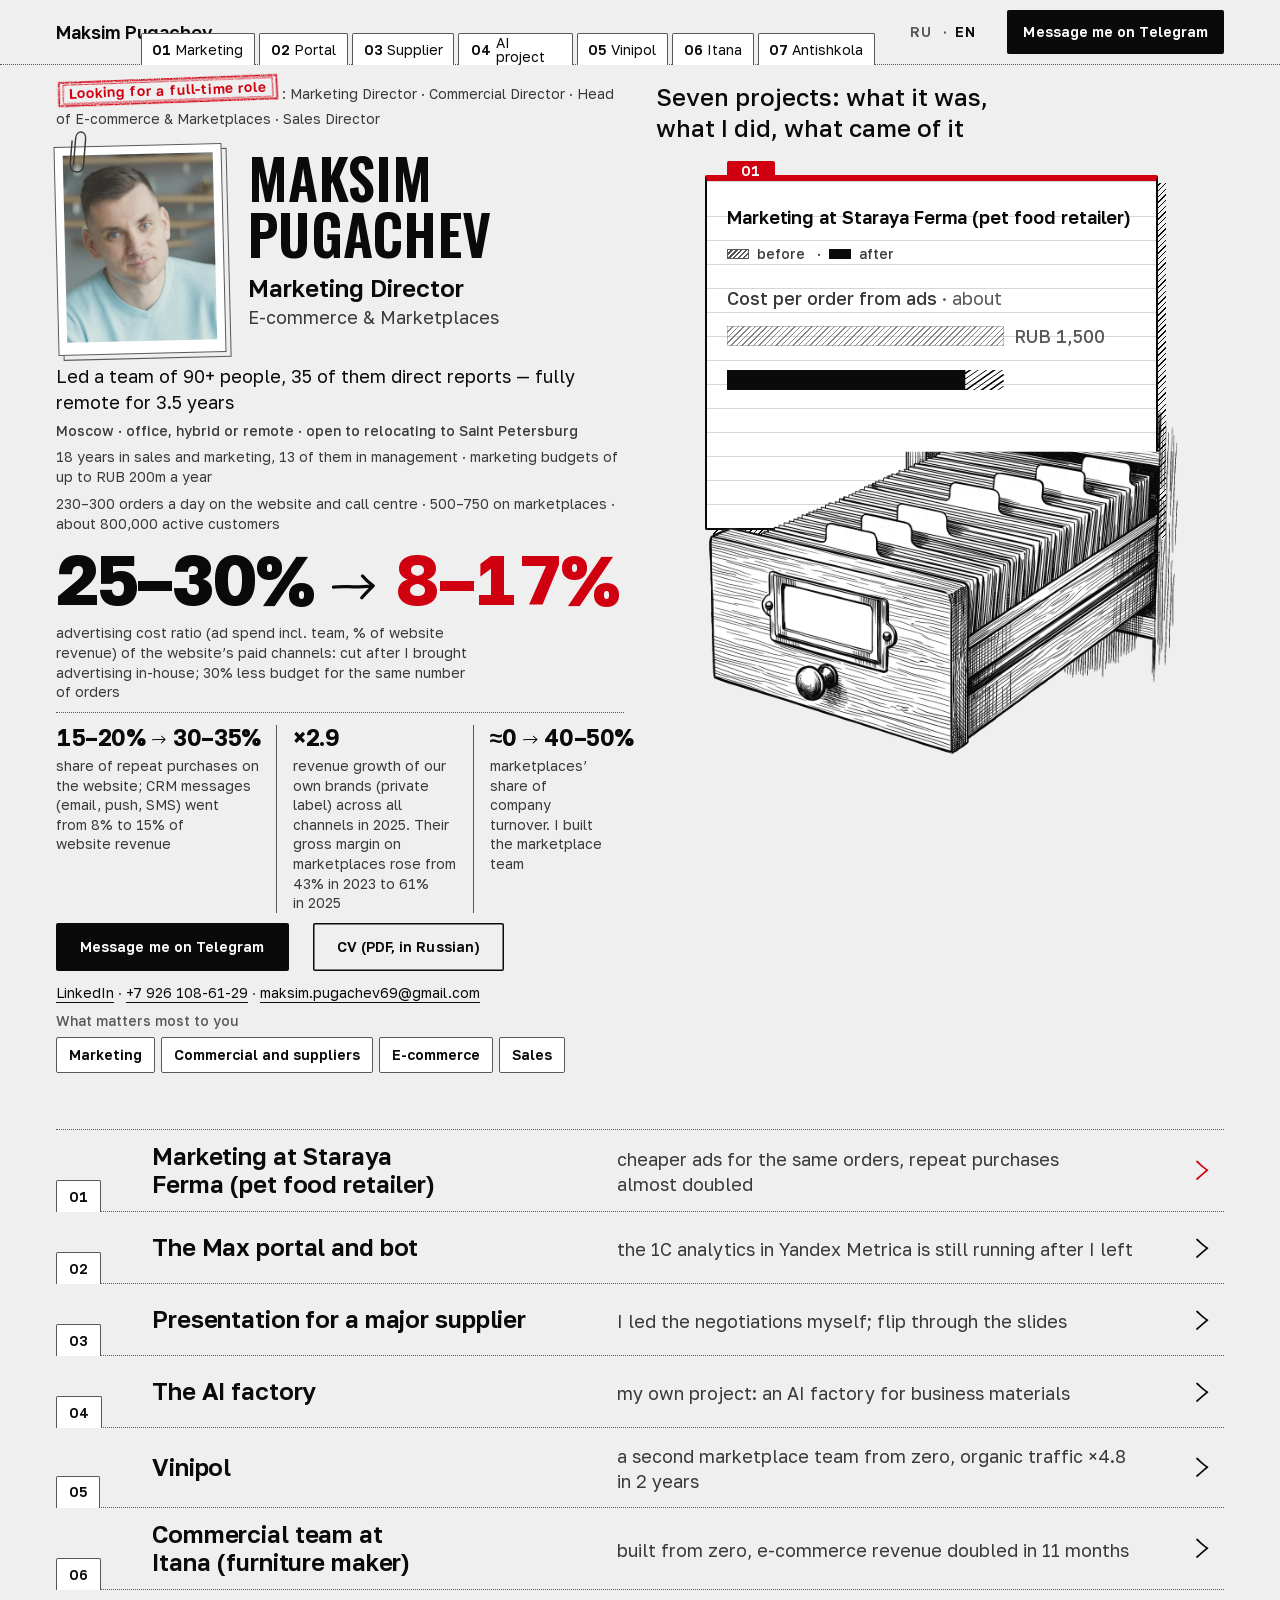
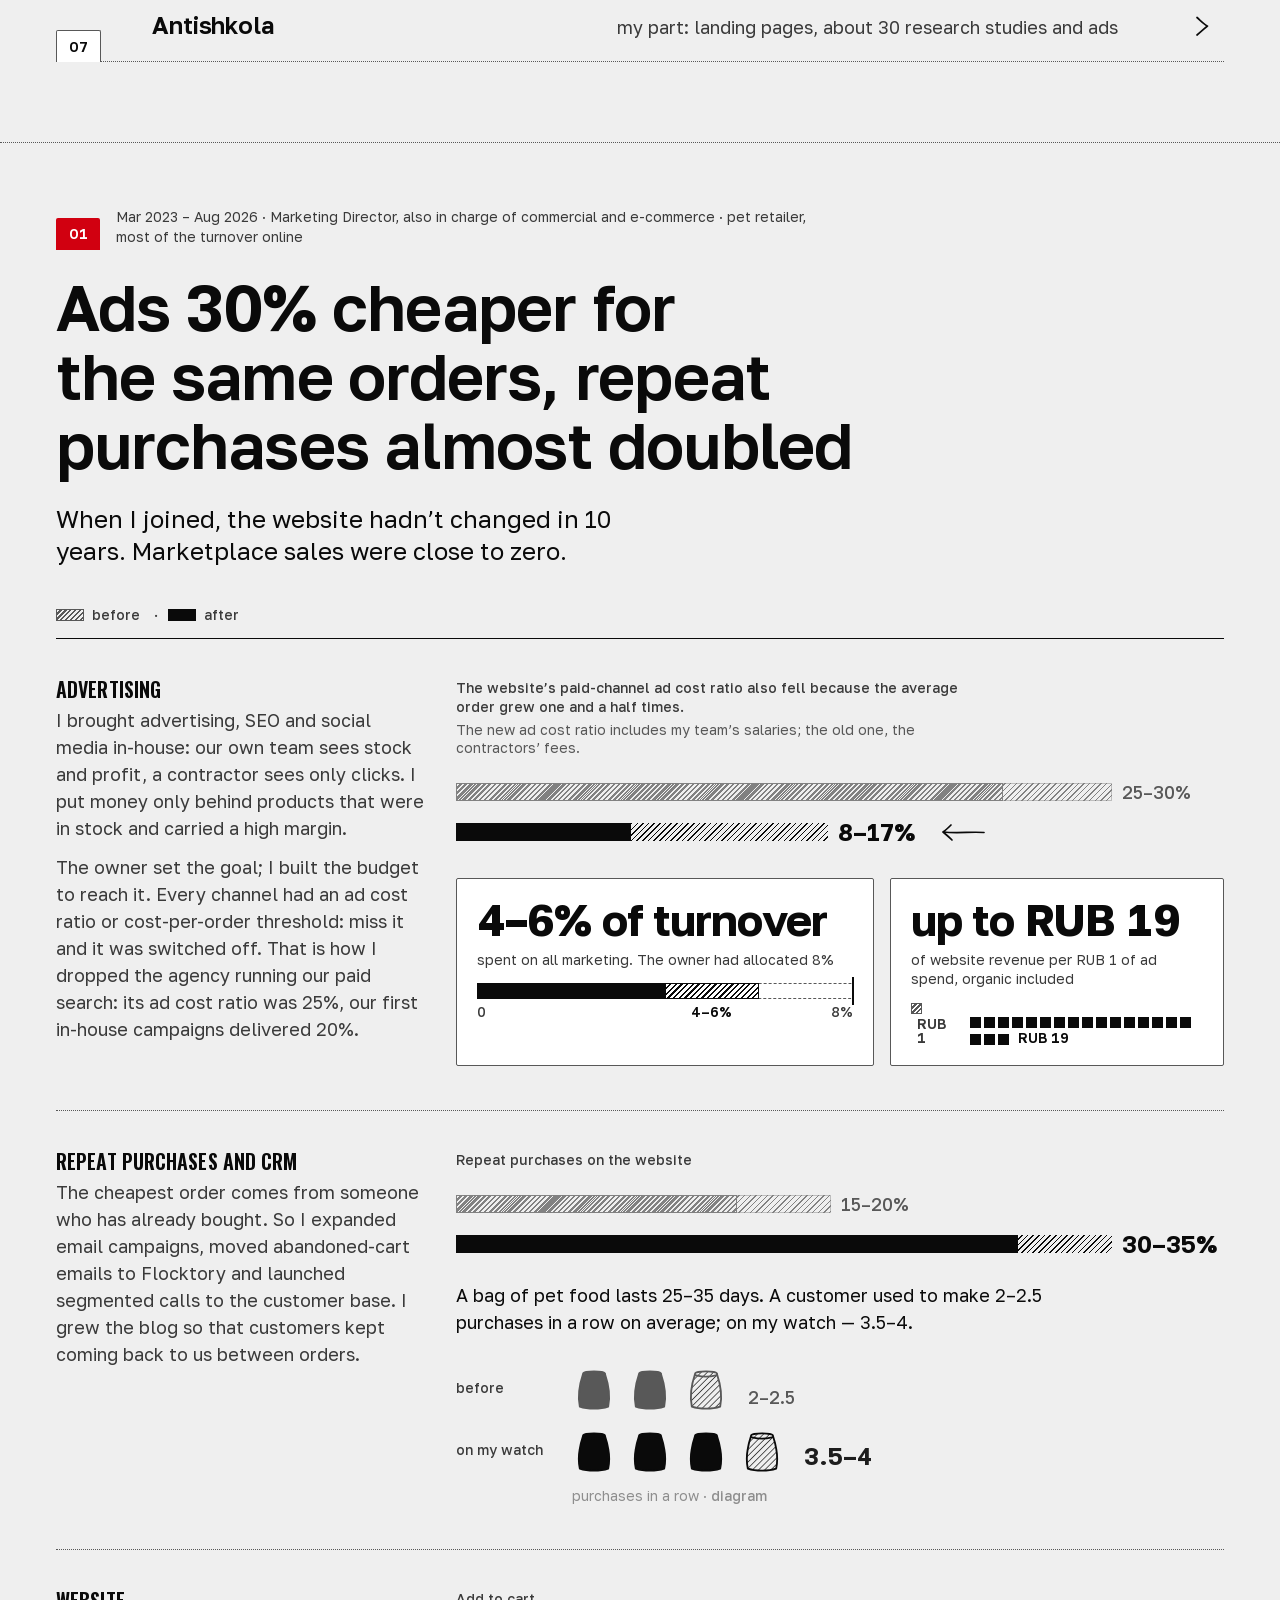
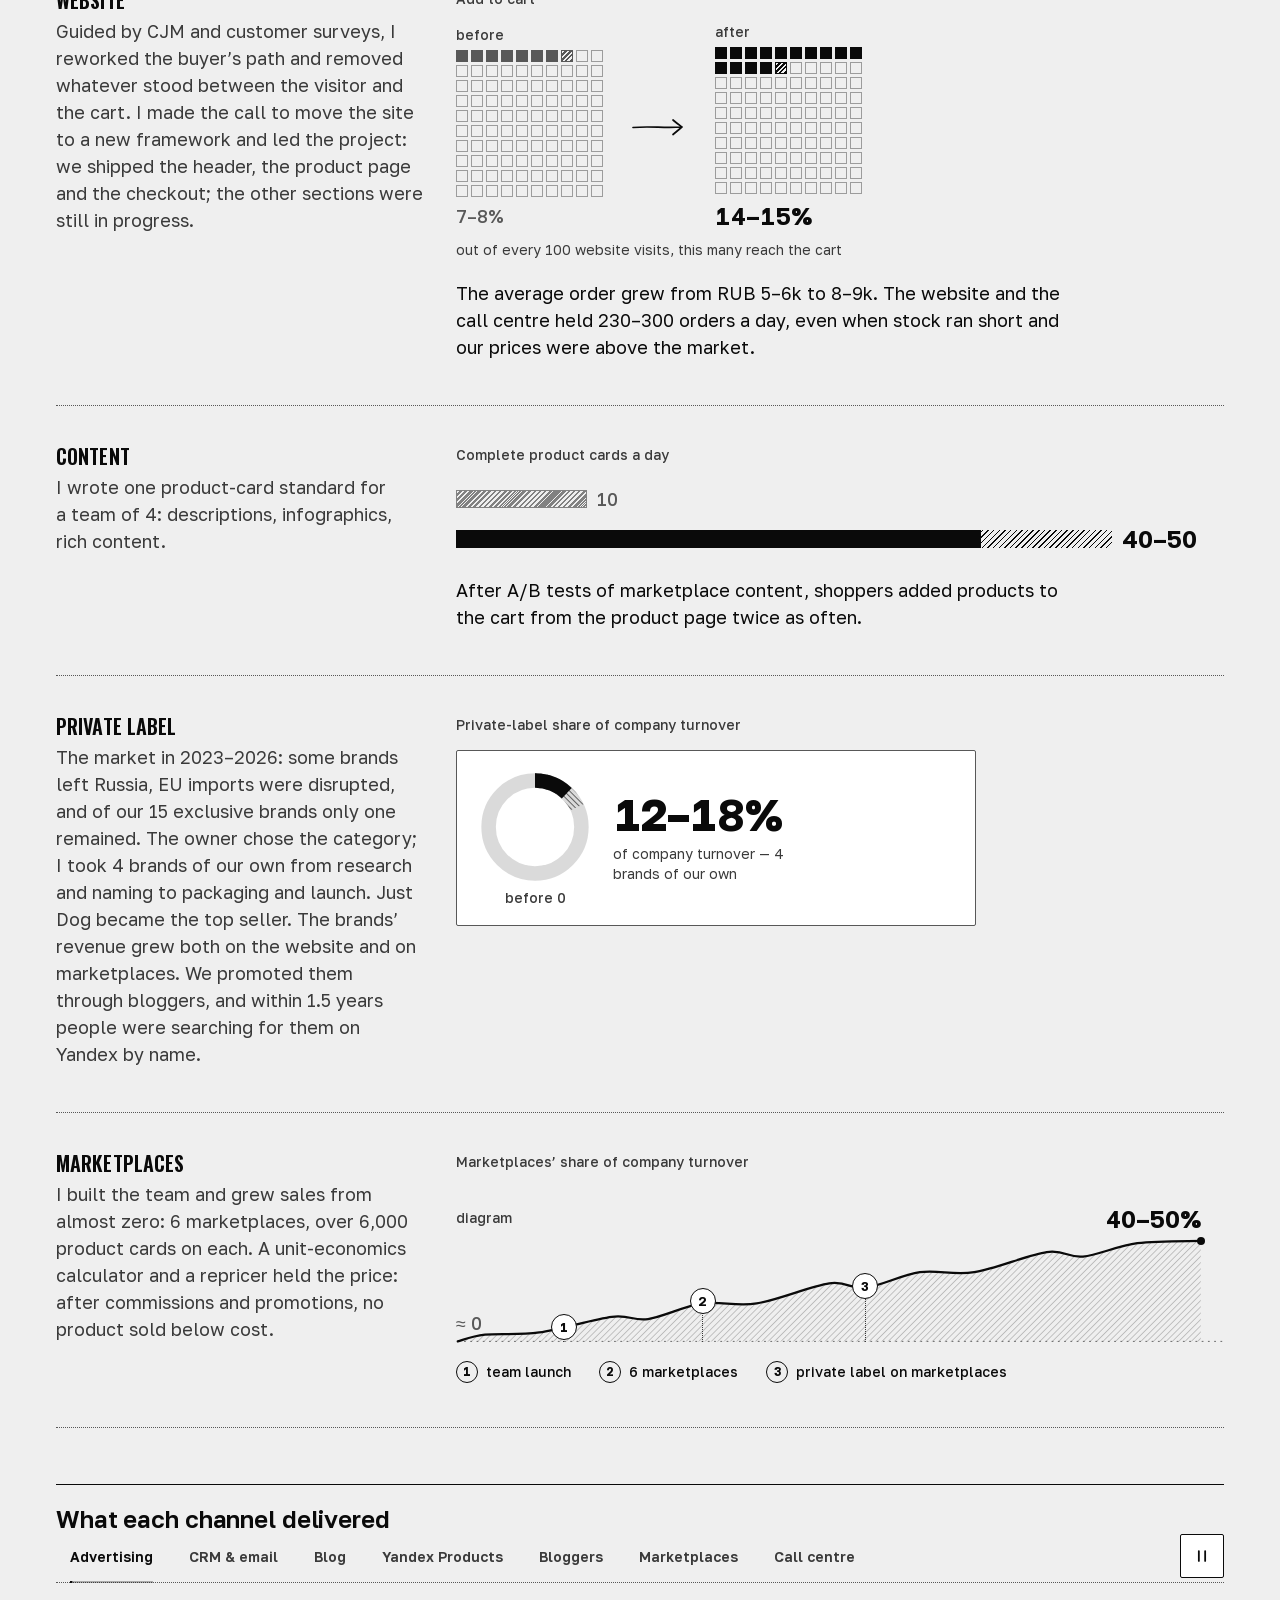
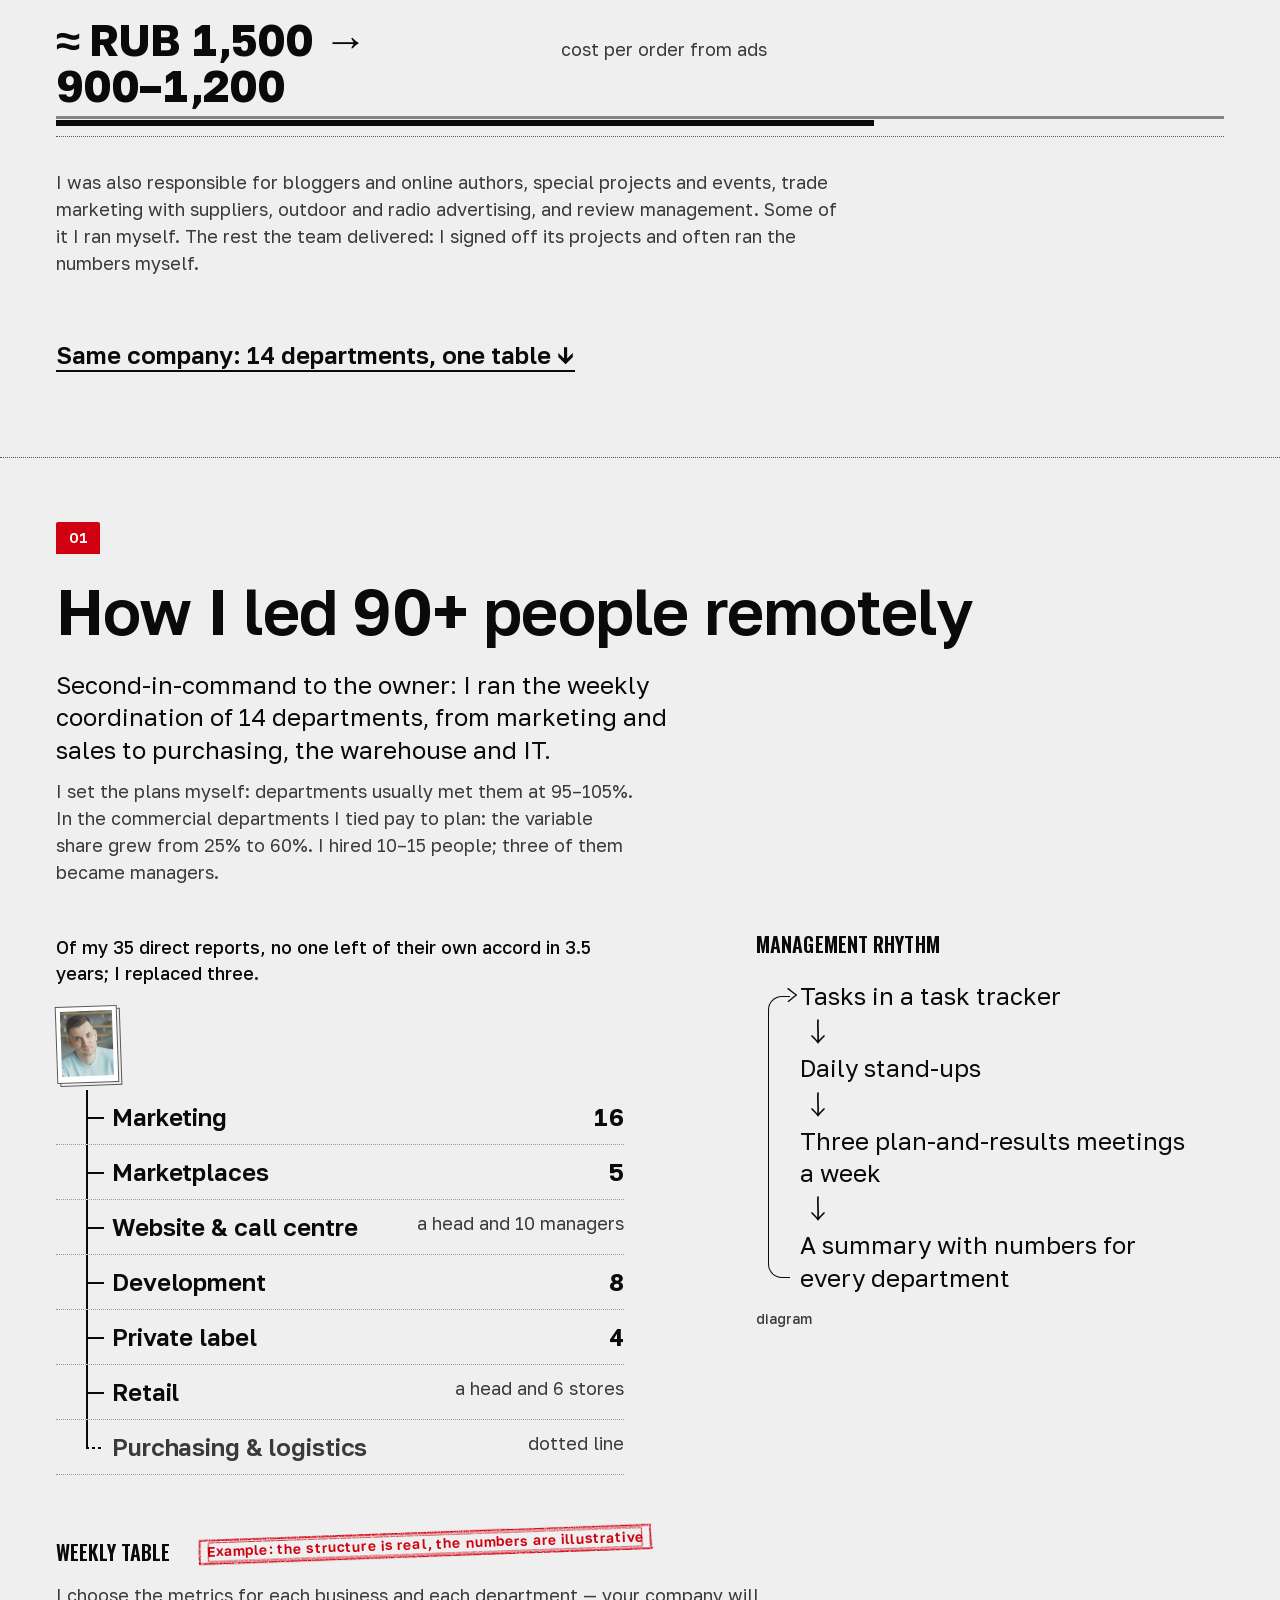
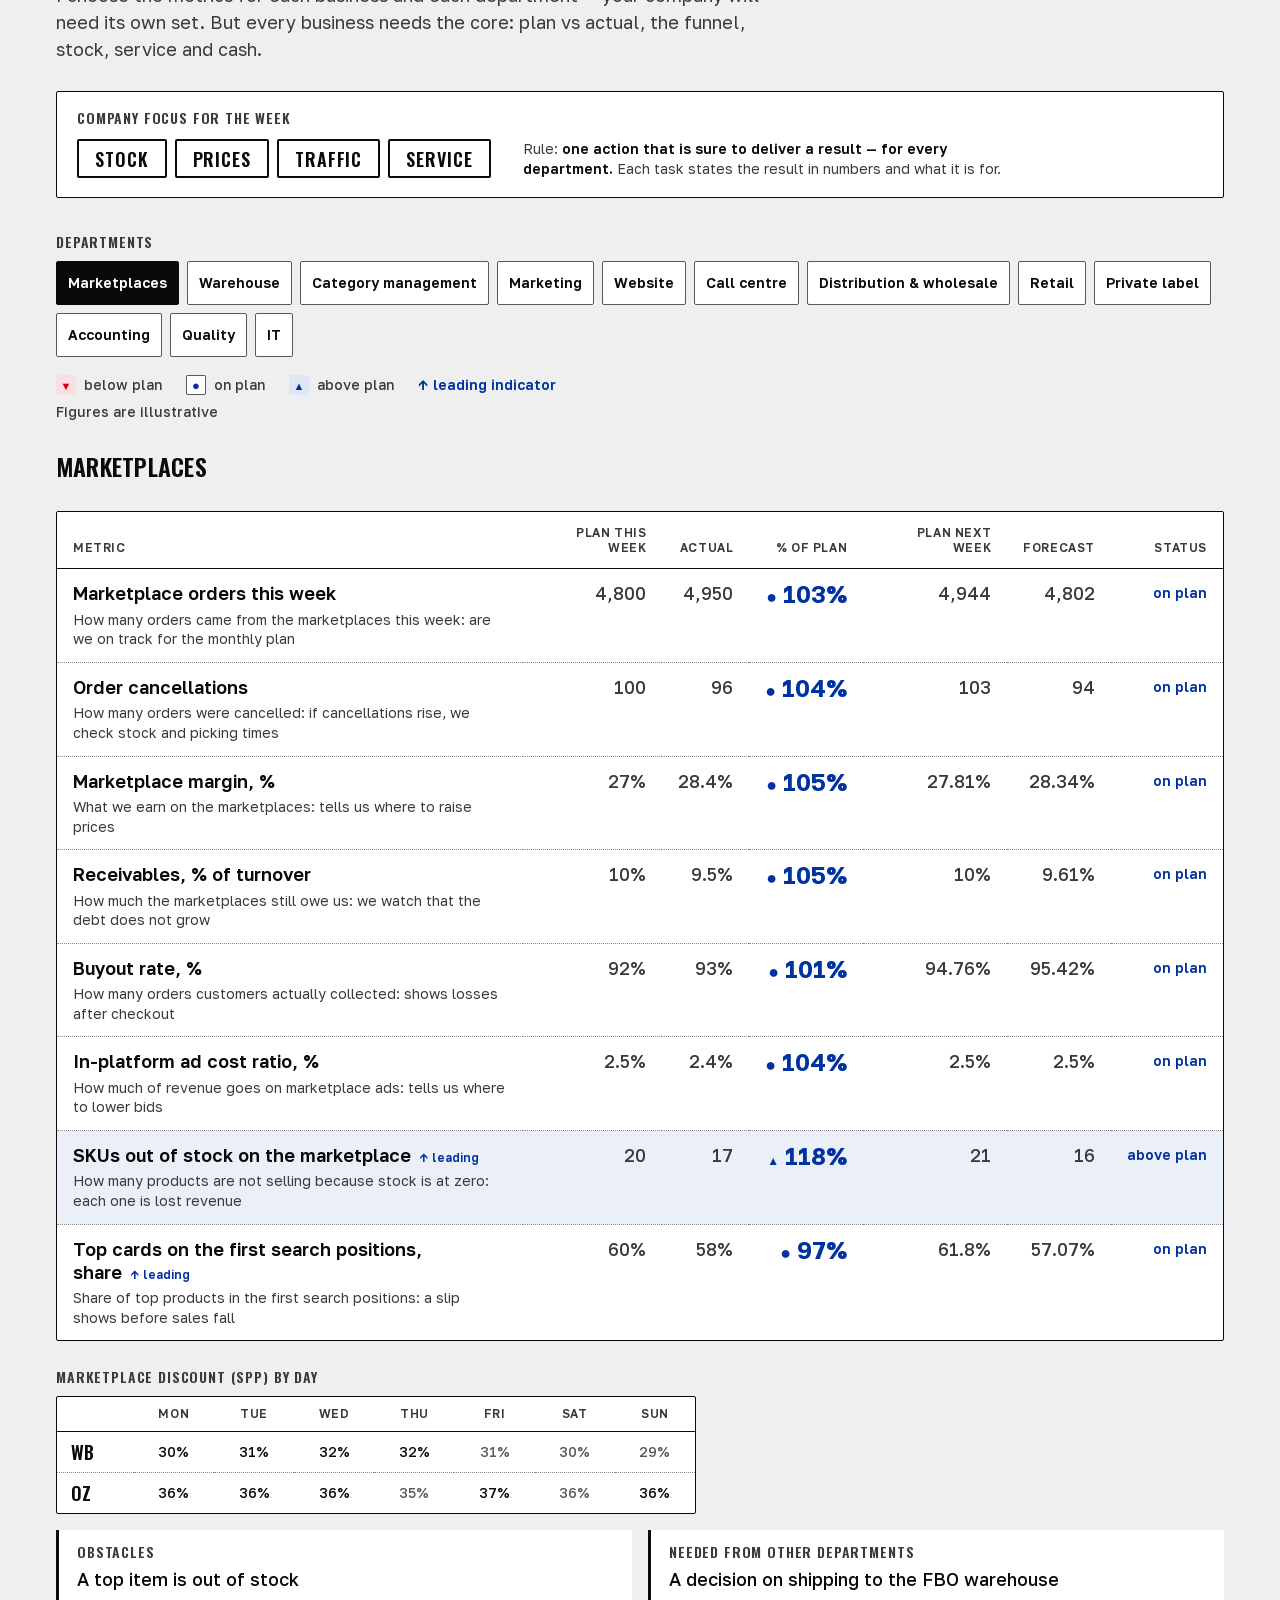
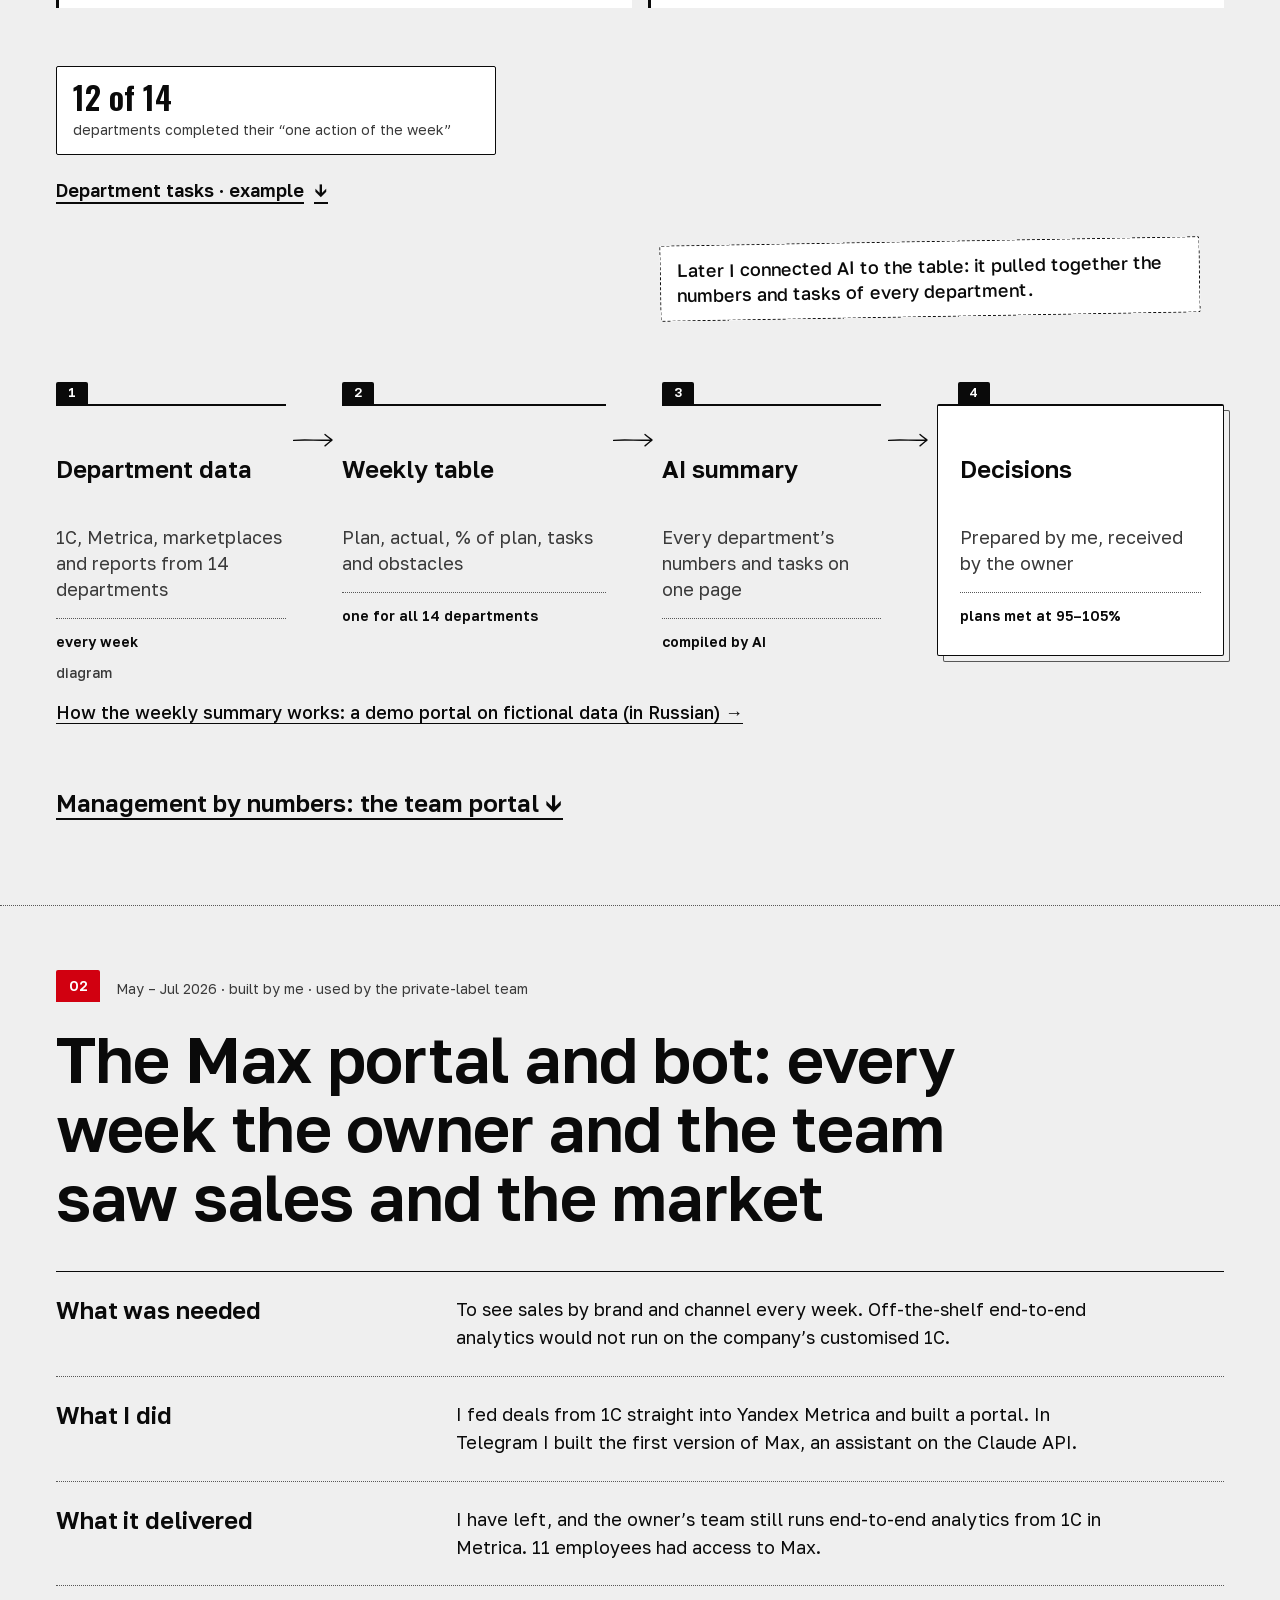
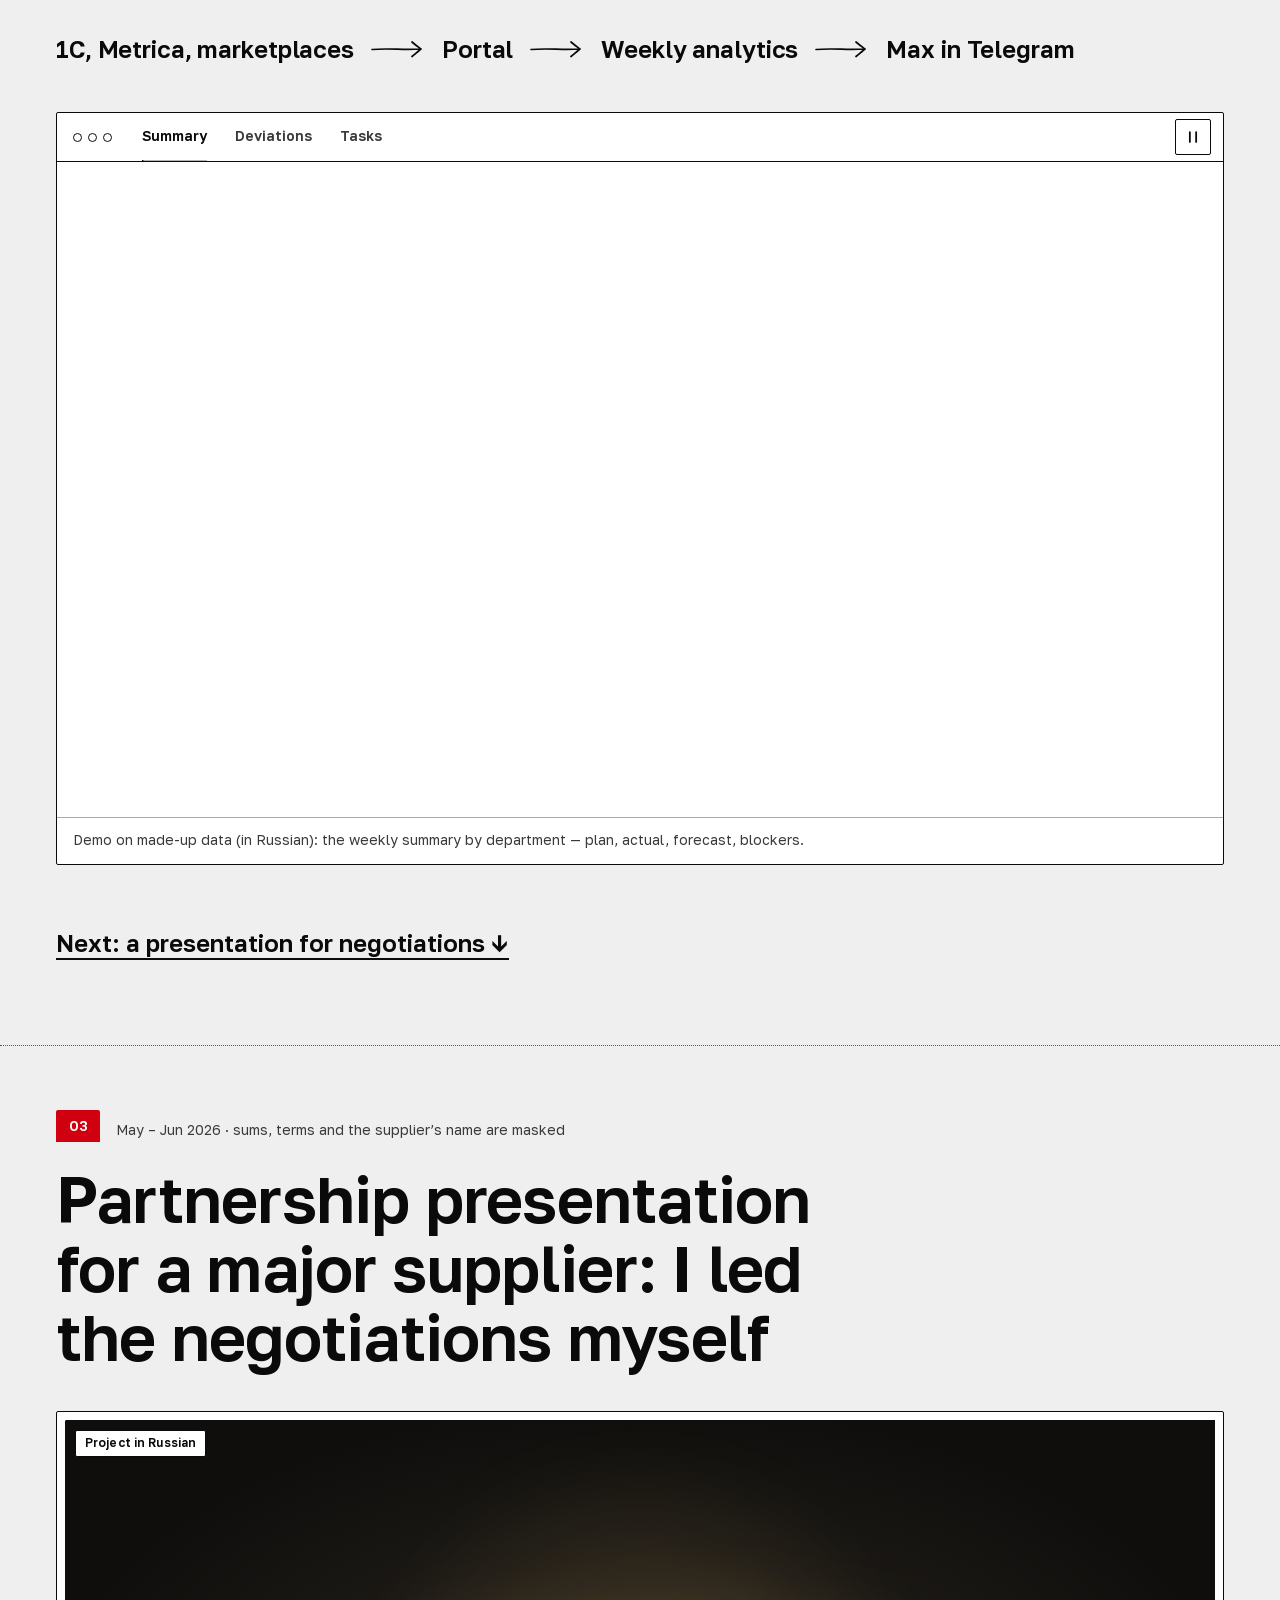
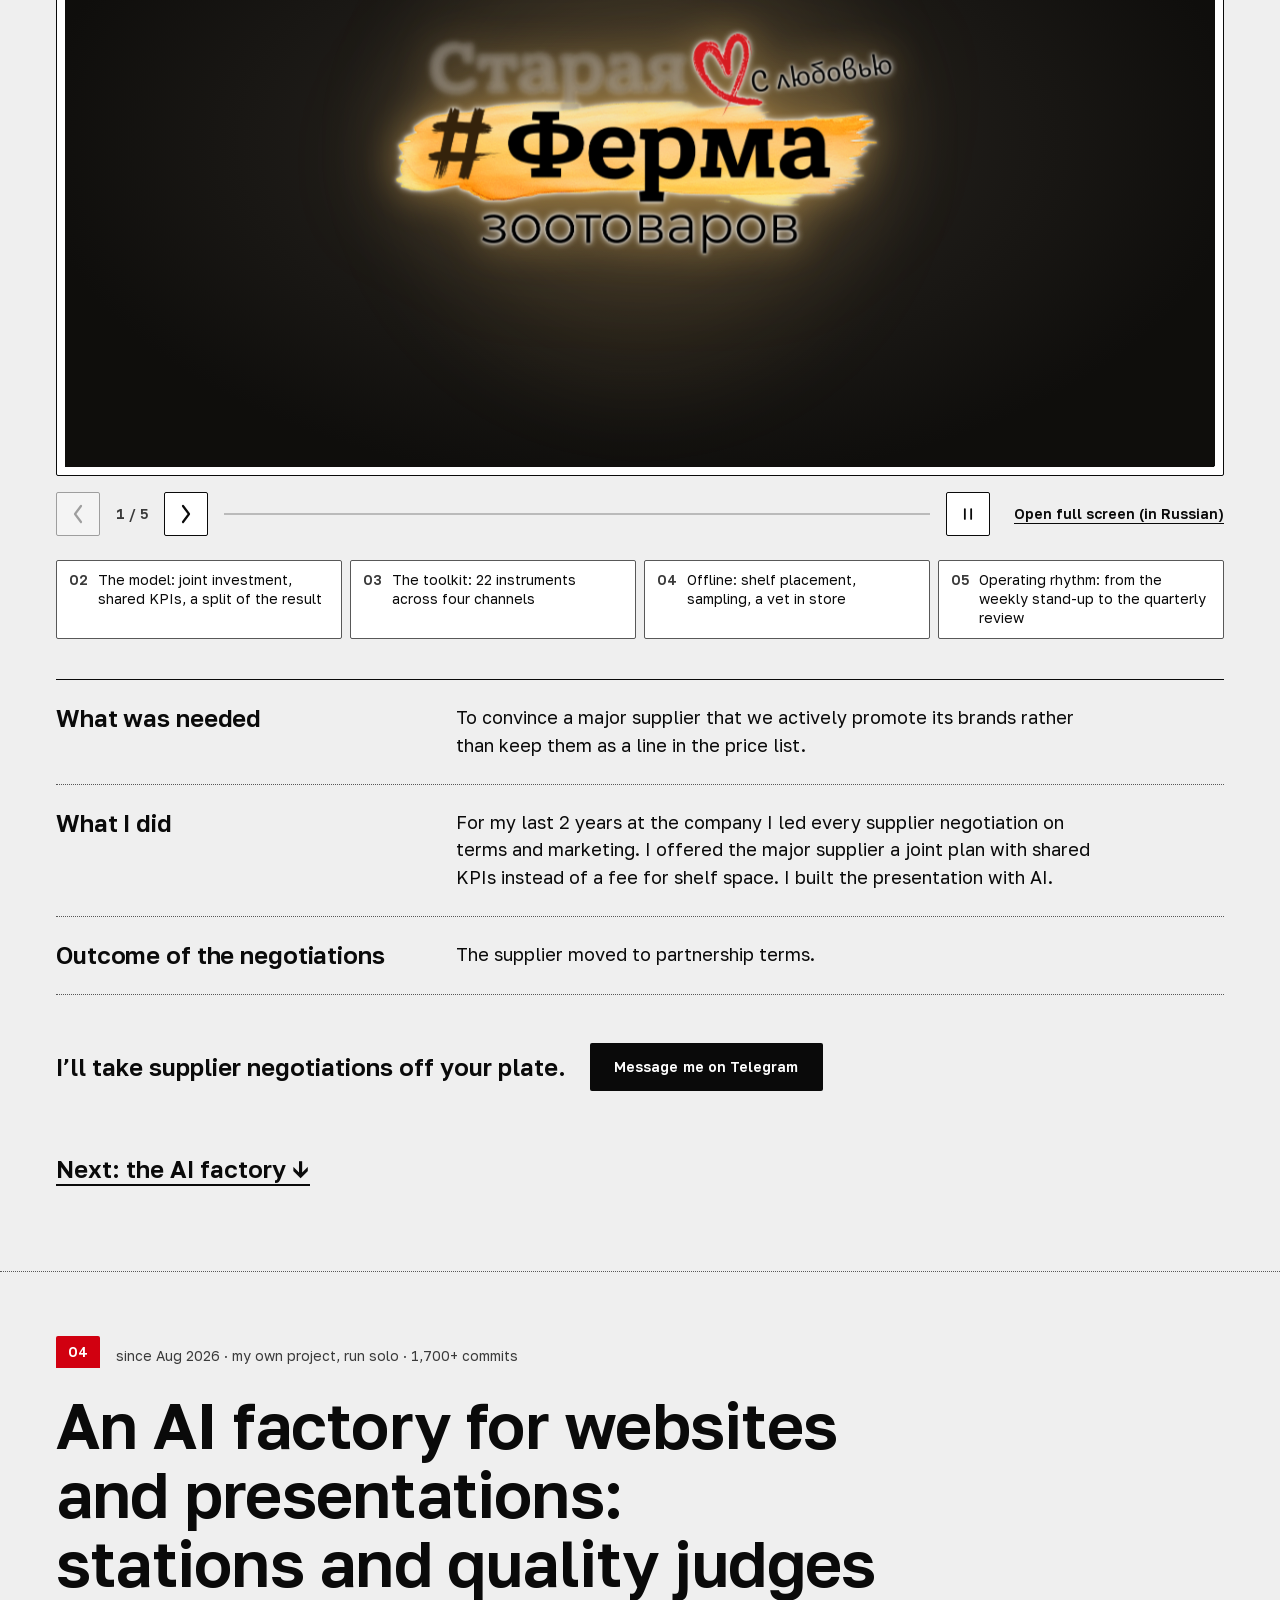
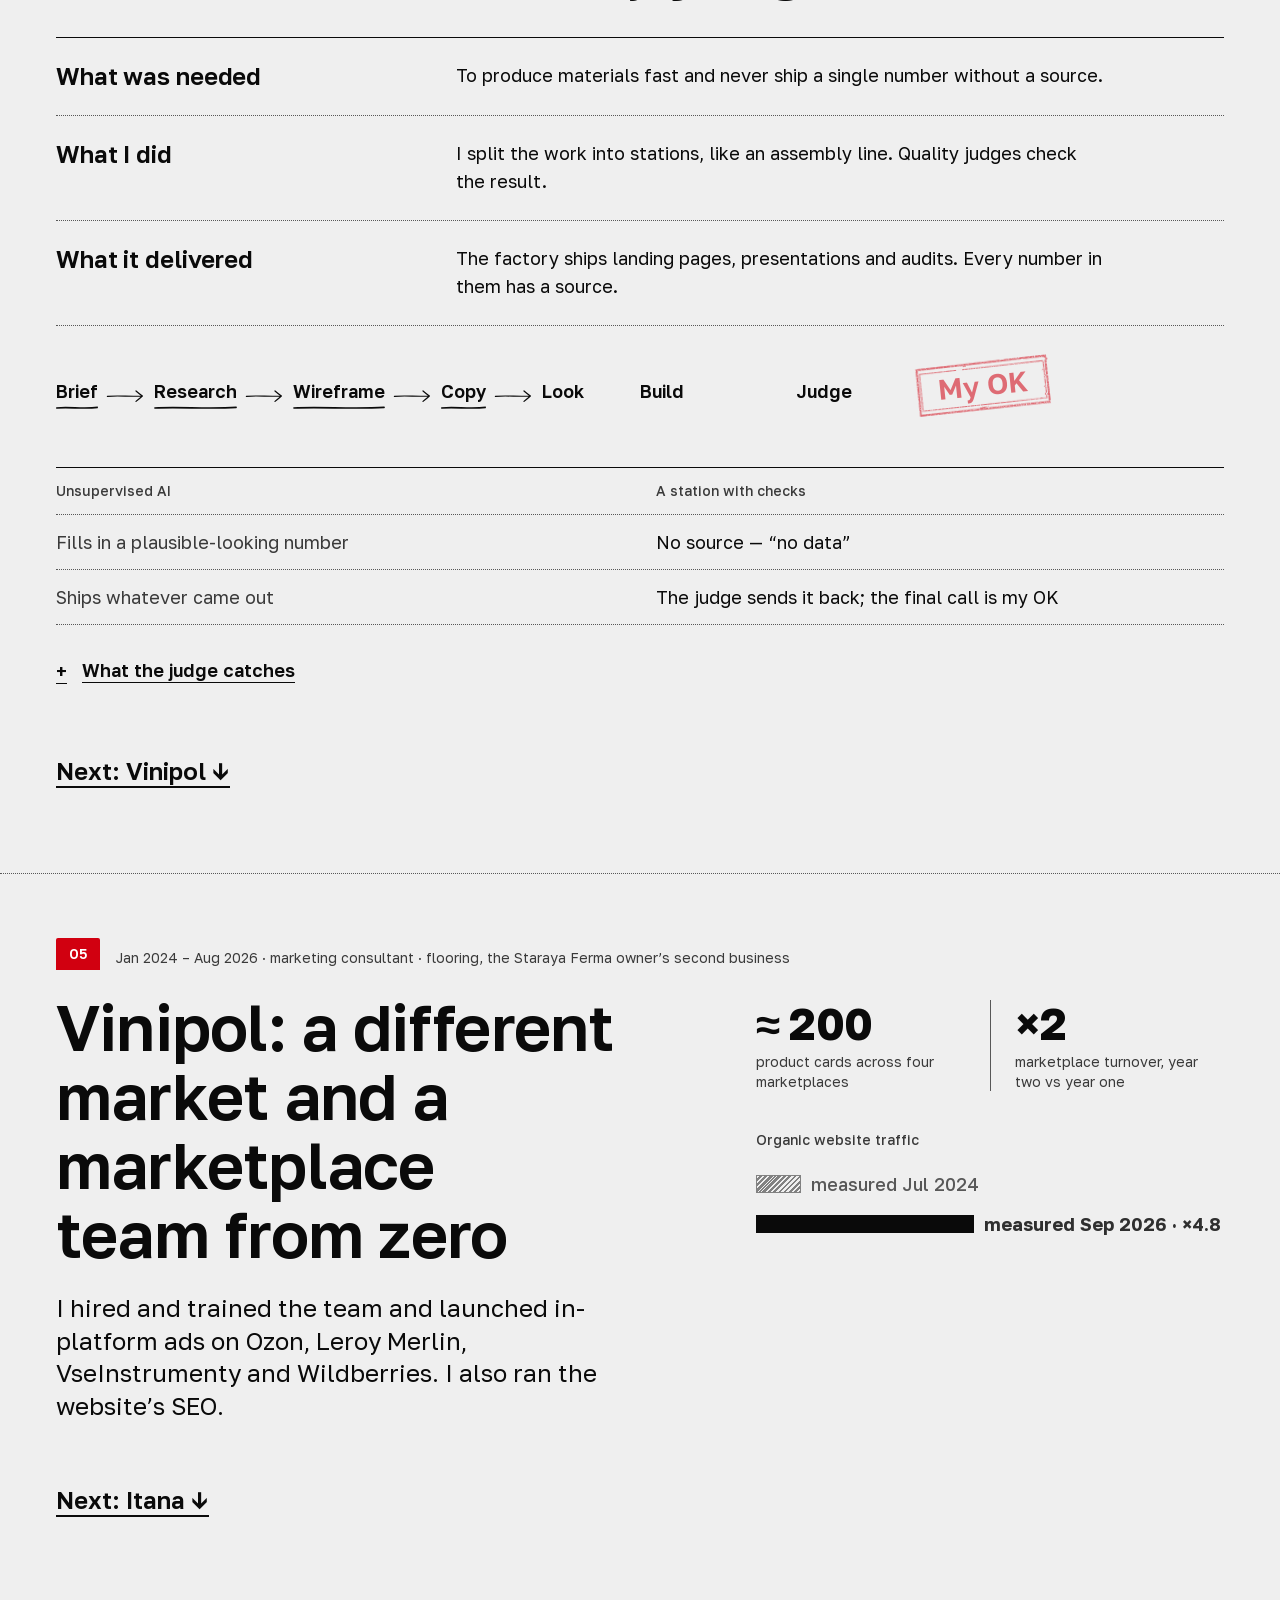
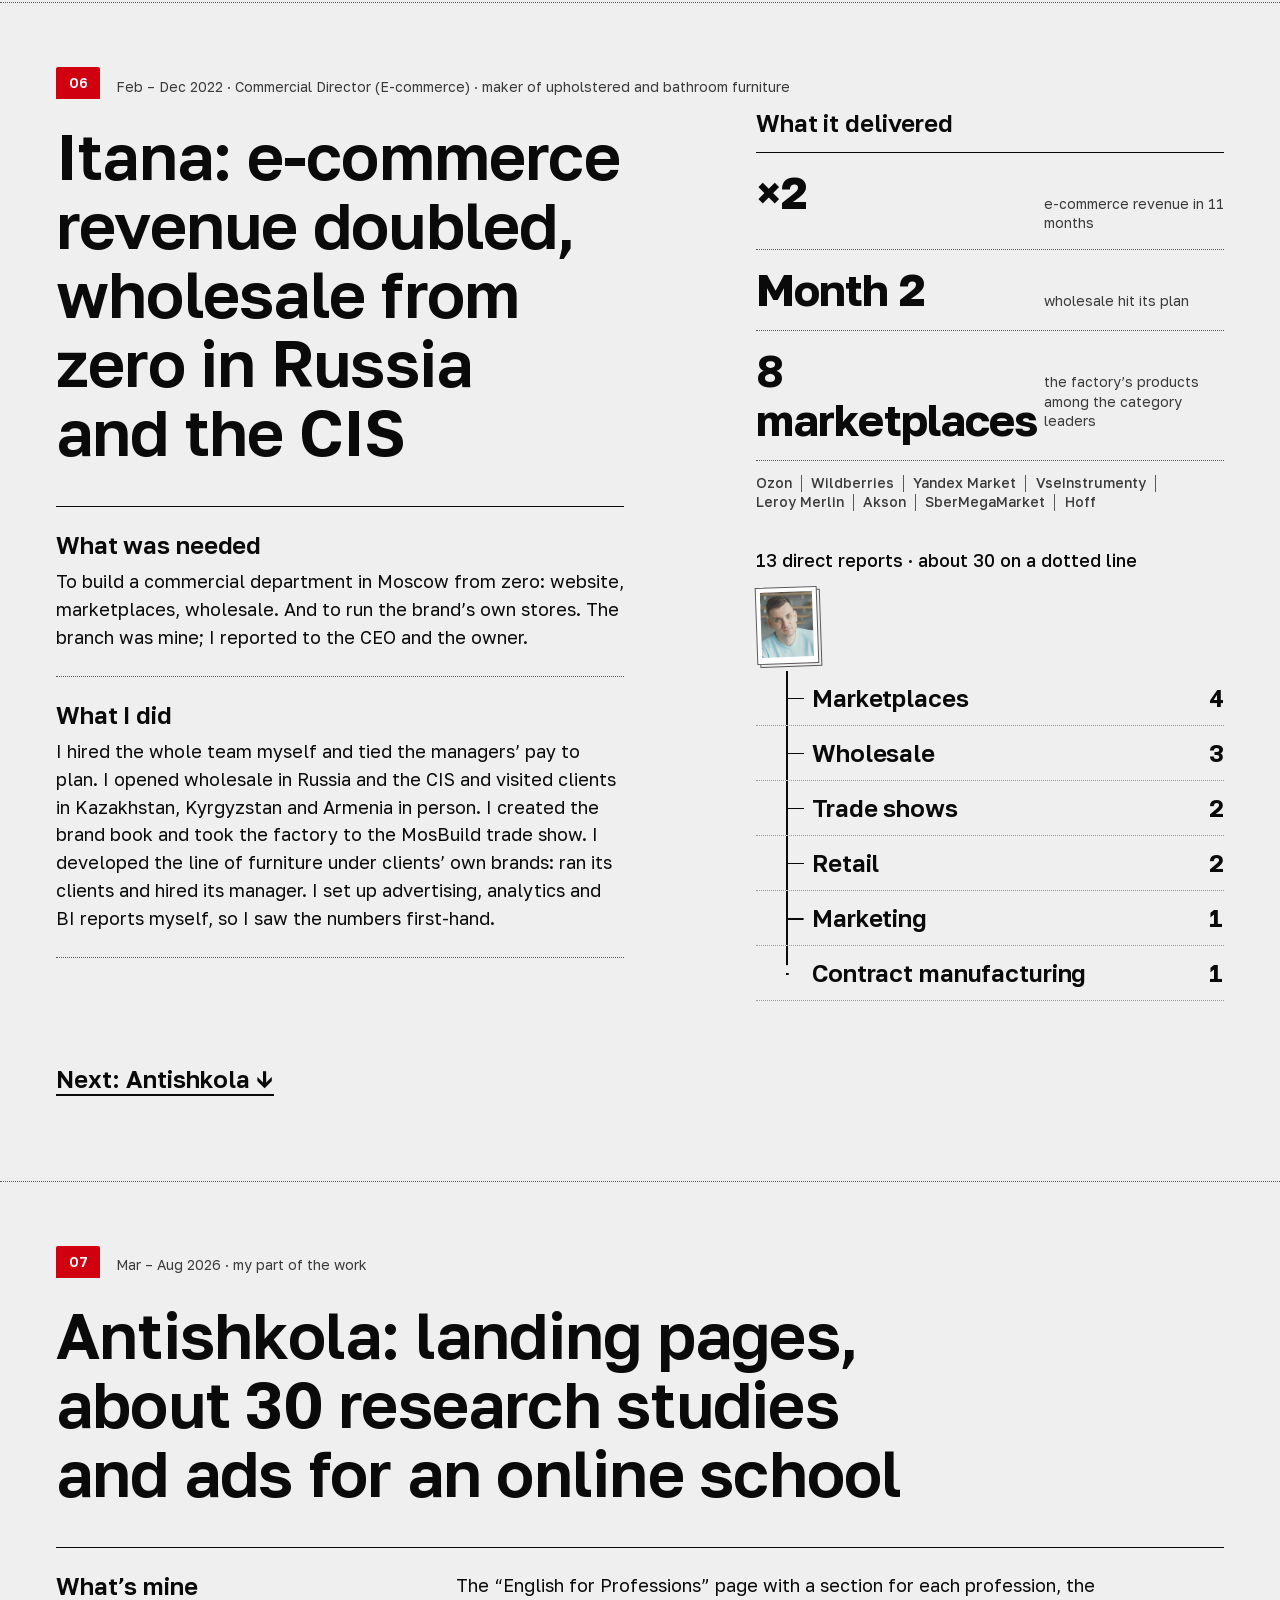
<file: en/index.html>
<!doctype html>
<html lang="en">
<head>
<meta charset="utf-8">
<meta name="viewport" content="width=device-width, initial-scale=1">
<meta name="color-scheme" content="light dark">
<link rel="icon" href="/favicon.svg" type="image/svg+xml"><link rel="icon" href="/favicon.ico" sizes="48x48"><link rel="apple-touch-icon" href="/apple-touch-icon.png">
<title>Maksim Pugachev — Marketing Director. Selected work</title>
<link rel="canonical" href="https://maksimpugachev.com/en/">
<meta property="og:url" content="https://maksimpugachev.com/en/">
<meta name="description" content="Marketing director: cheaper ads for the same orders, repeat purchases almost doubled, own brands and marketplaces from zero. Seven projects and their results.">
<meta property="og:title" content="Maksim Pugachev — Marketing Director. Selected work">
<meta property="og:description" content="Marketing director: cheaper ads for the same orders, repeat purchases almost doubled, own brands and marketplaces from zero. Seven projects and their results.">
<meta property="og:type" content="profile">
<meta property="og:image" content="https://maksimpugachev.com/img/og-image-en.png"><meta property="og:image:alt" content="Maksim Pugachev — Marketing Director">
<meta property="og:image:width" content="1200">
<meta property="og:image:height" content="630">
<meta name="twitter:card" content="summary_large_image">
<link rel="alternate" hreflang="ru" href="https://maksimpugachev.com/">
<link rel="alternate" hreflang="en" href="https://maksimpugachev.com/en/">
<link rel="alternate" hreflang="x-default" href="https://maksimpugachev.com/">
<meta property="og:locale" content="en_US">
<meta property="og:locale:alternate" content="ru_RU">
<script>document.documentElement.classList.add("js");if(!matchMedia("(prefers-reduced-motion: reduce)").matches)document.documentElement.classList.add("anim");setTimeout(function(){if(!document.documentElement.classList.contains("js-ok"))document.documentElement.classList.remove("anim")},4000);</script>
<link rel="preload" href="../fonts/Oswald-latin-500-700.woff2" as="font" type="font/woff2" crossorigin>
<link rel="preload" href="../fonts/GolosText-latin-400-700.woff2" as="font" type="font/woff2" crossorigin>
<link rel="stylesheet" href="../css/live.css">
<link rel="stylesheet" href="../css/site.css">
<script type="application/ld+json">{"@context": "https://schema.org", "@type": "Person", "name": "Maksim Pugachev", "jobTitle": "Marketing Director", "image": "https://maksimpugachev.com/img/maksim-color-672.jpg", "sameAs": ["https://t.me/MaksimPugachev", "https://www.linkedin.com/in/maksim-pugachev"]}</script>
<script>
(function(m,e,t,r,i,k,a){m[i]=m[i]||function(){(m[i].a=m[i].a||[]).push(arguments)};m[i].l=1*new Date();
for(var j=0;j<document.scripts.length;j++){if(document.scripts[j].src===r){return;}}
k=e.createElement(t),a=e.getElementsByTagName(t)[0],k.async=1,k.src=r,a.parentNode.insertBefore(k,a)})(window,document,"script","https://mc.yandex.ru/metrika/tag.js","ym");
ym(113771801,"init",{clickmap:true,trackLinks:true,accurateTrackBounce:true,webvisor:true});
document.addEventListener("click",function(e){var t=e.target.closest&&e.target.closest("[data-goal],.lang-a,.dtab,.rx");if(!t)return;
var g=t.getAttribute("data-goal")||(t.classList.contains("lang-a")?"lang-switch":"toc-click");try{ym(113771801,"reachGoal",g);}catch(_){}},true);
</script>
</head>
<body>
<noscript><div><img src="https://mc.yandex.ru/watch/113771801" style="position:absolute;left:-9999px;" alt=""></div></noscript>
<a class="skip" href="#main">Skip to content</a>
<svg width="0" height="0" style="position:absolute" aria-hidden="true" focusable="false"><defs><filter id="stamp-rough" x="-4%" y="-20%" width="108%" height="140%" color-interpolation-filters="sRGB"><feTurbulence type="fractalNoise" baseFrequency="0.04 0.3" numOctaves="2" seed="5" result="n1"/><feDisplacementMap in="SourceGraphic" in2="n1" scale="1.6" xChannelSelector="R" yChannelSelector="G" result="d"/><feTurbulence type="fractalNoise" baseFrequency="0.9" numOctaves="2" seed="11" result="n2"/><feColorMatrix in="n2" type="matrix" values="0 0 0 0 0  0 0 0 0 0  0 0 0 0 0  0 0 0 -2.6 2.25" result="holes"/><feComposite in="d" in2="holes" operator="in"/></filter><filter id="stamp-speck" x="0" y="0" width="100%" height="100%" color-interpolation-filters="sRGB"><feTurbulence type="fractalNoise" baseFrequency="1.1" numOctaves="1" seed="3" result="n"/><feColorMatrix in="n" type="matrix" values="0 0 0 0 0  0 0 0 0 0  0 0 0 0 0  0 0 0 -2.2 2.05" result="holes"/><feComposite in="SourceGraphic" in2="holes" operator="in"/></filter></defs></svg>
<header class="top"><div class="top-in"><a class="name" href="#hero">Maksim Pugachev</a><nav class="tabs" aria-label="Work"><a class="tab" href="#ferma" data-goal="toc-click">01<span class="tab-s">Marketing</span><span class="tab-n">Marketing at Staraya Ferma (pet food retailer)</span></a><a class="tab" href="#stm" data-goal="toc-click">02<span class="tab-s">Portal</span><span class="tab-n">The Max portal and bot</span></a><a class="tab" href="#deck" data-goal="toc-click">03<span class="tab-s">Supplier</span><span class="tab-n">Presentation for a major supplier</span></a><a class="tab" href="#factory" data-goal="toc-click">04<span class="tab-s">AI project</span><span class="tab-n">The AI factory</span></a><a class="tab" href="#floor" data-goal="toc-click">05<span class="tab-s">Vinipol</span><span class="tab-n">Vinipol</span></a><a class="tab" href="#itana" data-goal="toc-click">06<span class="tab-s">Itana</span><span class="tab-n">Commercial team at Itana (furniture maker)</span></a><a class="tab" href="#antishkola" data-goal="toc-click">07<span class="tab-s">Antishkola</span><span class="tab-n">Antishkola</span></a></nav><nav class="lang" aria-label="Language"><a class="lang-a" href="../" hreflang="ru" lang="ru" data-lang="ru" aria-label="Русская версия">RU</a><span class="lang-d" aria-hidden="true">·</span><span class="lang-c" aria-current="true">EN</span></nav><a class="btn btn-sm" href="https://t.me/MaksimPugachev" data-goal="tg-click">Message me on Telegram</a></div></header>
<main id="main">
<div class="first">
<section id="hero" class="hero" aria-labelledby="h1" data-move="hero"><p class="cat"><span class="stamp"><svg viewBox="0 0 200 40" preserveAspectRatio="none" aria-hidden="true" focusable="false"><path class="st-o" d="M2.4 3.2 L197.6 2.3 L197.9 37.4 L2.1 37.9 Z" vector-effect="non-scaling-stroke"/><path class="st-i" d="M6.2 6.6 L193.9 5.9 L194.1 34.1 L5.9 34.6 Z" vector-effect="non-scaling-stroke"/></svg><span class="st-t">Looking for a full-time role</span></span>: Marketing Director · Commercial Director · Head of <span class="nw">E-commerce</span> &amp; Marketplaces · Sales Director</p><div class="id"><figure class="photo"><svg class="clip" viewBox="0 0 30 72" aria-hidden="true" focusable="false"><path d="M9 56 V17 C 9 3, 24 3, 24 17 V57 C 24 71, 4 70, 4 56 V21" fill="none" stroke="currentColor" stroke-width="2.2" stroke-linecap="round" stroke-linejoin="round"/></svg><picture><source type="image/webp" srcset="../img/maksim-color-336.webp 1x, ../img/maksim-color-672.webp 2x"><img src="../img/maksim-color-336.jpg" srcset="../img/maksim-color-336.jpg 1x, ../img/maksim-color-672.jpg 2x" width="176" height="217" alt="Maksim Pugachev"></picture></figure><div class="id-t"><h1 id="h1">Maksim Pugachev</h1><p class="role"><span class="r1">Marketing Director</span><span class="r2">E-commerce &amp; Marketplaces</span></p></div></div><div class="facts"><p class="team">Led a team of 90+ people, 35 of them direct reports — fully remote for 3.5 years</p><p class="place">Moscow · office, hybrid or remote · open to relocating to Saint Petersburg</p><p class="exp">18 years in sales and marketing, 13 of them in management · marketing budgets of up to RUB 200m a year</p><p class="scale">230–300 orders a day on the website and call centre · 500–750 on marketplaces · about 800,000 active customers</p></div><dl class="figs" data-show="four figures: before → after"><div class="fig fig-0"><dt><span class="n"><span class="nw">25–30%</span> <span class="arr">→</span> <span class="to"><span class="nw">8–17</span>%</span></span></dt><dd>advertising cost ratio (ad spend incl. team, % of website revenue) of the website’s paid channels: cut after I brought advertising in-house; 30% less budget for the same number of orders</dd></div><div class="fig fig-1"><dt><span class="n"><span class="nw">15–20%</span> <span class="arr">→</span> <span class="nw">30–35</span>%</span></dt><dd>share of repeat purchases on the website; CRM messages (email, push, SMS) went from 8% to 15% of website revenue</dd></div><div class="fig fig-2"><dt><span class="n">×2.9</span></dt><dd>revenue growth of our own brands (private label) across all channels in 2025. Their gross margin on marketplaces rose from 43% in 2023 to 61% in 2025</dd></div><div class="fig fig-3"><dt><span class="n"><span class="nw">≈0</span> <span class="arr">→</span> <span class="nw">40–50</span>%</span></dt><dd>marketplaces’ share of company turnover. I built the marketplace team</dd></div></dl><p class="cta"><a class="btn" href="https://t.me/MaksimPugachev" data-goal="tg-click">Message me on Telegram</a><a class="btn btn-line" href="/cv/Pugachev-Maksim-CMO.pdf" download data-goal="cv-click">CV (PDF, in Russian)</a><span class="mail"><a href="https://www.linkedin.com/in/maksim-pugachev" data-goal="li-click" rel="me">LinkedIn</a> · <a href="tel:+79261086129" data-goal="tel-click">+7&nbsp;926&nbsp;108-61-29</a> · <a href="mailto:maksim.pugachev69@gmail.com" data-goal="mail-click">maksim.pugachev69@gmail.com</a></span></p><nav class="roles" aria-label="What matters most to you"><p class="roles-h">What matters most to you</p><ul><li><a href="#ferma" data-goal="role-click" title="Cheaper ads for the same orders: ad cost ratio 25–30% → 8–17%"><b>Marketing</b></a></li><li><a href="#case-supply" data-goal="role-click" title="Royal Canin +2 pp, product matrix 6,000 → 2,000 with the same orders"><b>Commercial and suppliers</b></a></li><li><a href="#case-ecom" data-goal="role-click" title="Online shop P&L, add-to-cart 7–8% → 14–15%"><b>E-commerce</b></a></li><li><a href="#case-sales" data-goal="role-click" title="About 10 sales departments, call centre 15–20% → ~30% of website orders"><b>Sales</b></a></li></ul></nav></section>
<section id="toc" class="toc" aria-labelledby="thesis" data-key-image data-move="toc"><p id="thesis" class="thesis">Seven projects: what it was, what I did, what came of it</p><div class="stagewrap"><div class="stage" id="stage"><div class="cam" id="cam"><div class="pulls"><div class="card is-up is-open" id="card-1" data-card="1"><div class="sh"></div><div class="paper"><span class="ctab">01</span><div class="face"><a class="ct" href="#ferma" data-goal="toc-click">Marketing at Staraya Ferma (pet food retailer)</a><p class="key key-card"><span class="k k-was">before</span> · <span class="k k-now">after</span></p></div><div class="bars bars-one"><div class="br"><p class="bl">Cost per order from ads <span class="bl-q">· about</span></p><div class="trk trk-was"><i class="b b-was" style="--w:100%"></i><b class="v v-was" style="--w:100%">RUB <span class="nw">1,500</span></b></div><div class="trk trk-now"><i class="b b-now" data-from="1.43" style="--w:70%"><i class="sd" style="width:85.71%"></i></i><b class="v v-now" style="--w:70%"><span class="circ-w">RUB <span class="nw">900–1,200</span><svg class="circ" viewBox="0 0 190 44" preserveAspectRatio="none" aria-hidden="true" focusable="false"><path class="mk mk-ring" pathLength="1" vector-effect="non-scaling-stroke" d="M51.8 6 C 107.1 -1, 181.4 6, 183.1 23 C 184.8 40, 107.1 44, 48.4 40 C 10.4 37, 1.7 22, 20.7 13 C 41.5 4, 107.1 2, 169.3 10"/></svg></span></b></div></div></div></div></div><div class="card" id="card-2" data-card="2"><div class="sh"></div><div class="paper"><span class="ctab">02</span><div class="face"><a class="ct" href="#stm" data-goal="toc-click">The Max portal and bot</a></div><div class="proof"><picture><source type="image/webp" srcset="../img/stm-sales-880.webp 880w, ../img/stm-sales-1760.webp 1760w" sizes="(min-width:1200px) 560px, 92vw"><img width="880" height="550" src="../img/stm-sales-880.jpg" srcset="../img/stm-sales-880.jpg 880w, ../img/stm-sales-1760.jpg 1760w" sizes="(min-width:1200px) 560px, 92vw" alt="Demo on made-up data (in Russian): the weekly summary by department — plan, actual, forecast, blockers." loading="lazy" decoding="async"></picture></div></div></div><div class="card" id="card-3" data-card="3"><div class="sh"></div><div class="paper"><span class="ctab">03</span><div class="face"><a class="ct" href="#deck" data-goal="toc-click">Presentation for a major supplier</a></div><div class="proof"><picture><source type="image/webp" srcset="../img/deck-4-880.webp 880w, ../img/deck-4-1760.webp 1760w" sizes="(min-width:1200px) 560px, 92vw"><img width="880" height="471" src="../img/deck-4-880.jpg" srcset="../img/deck-4-880.jpg 880w, ../img/deck-4-1760.jpg 1760w" sizes="(min-width:1200px) 560px, 92vw" alt="Slide from the partnership presentation" loading="lazy" decoding="async"></picture></div></div></div><div class="card" id="card-4" data-card="4"><div class="sh"></div><div class="paper"><span class="ctab">04</span><div class="face"><a class="ct" href="#factory" data-goal="toc-click">The AI factory</a></div><div class="proof"><picture><source type="image/webp" srcset="../img/demo-880.webp 880w, ../img/demo-1400.webp 1400w" sizes="(min-width:1200px) 560px, 92vw"><img width="880" height="550" src="../img/demo-880.jpg" srcset="../img/demo-880.jpg 880w, ../img/demo-1400.jpg 1400w" sizes="(min-width:1200px) 560px, 92vw" alt="Demo portal: fictional data, my structure and method" loading="lazy" decoding="async"></picture></div></div></div><div class="card" id="card-5" data-card="5"><div class="sh"></div><div class="paper"><span class="ctab">05</span><div class="face"><a class="ct" href="#floor" data-goal="toc-click">Vinipol</a></div><div class="proof proof-big"><p class="big" aria-label="×4.8"><span>×4.8</span></p><p class="bigb">organic website traffic in 2 years</p></div></div></div><div class="card" id="card-6" data-card="6"><div class="sh"></div><div class="paper"><span class="ctab">06</span><div class="face"><a class="ct" href="#itana" data-goal="toc-click">Commercial team at Itana (furniture maker)</a></div><div class="proof proof-big proof-3"><p class="big" aria-label="×2"><span>×2</span></p><p class="bigb"><span class="nw"><span class="nw">e-commerce</span></span> revenue in 11 months</p><dl class="p3"><div><dt>13</dt><dd>people on the team, every one my hire</dd></div><div><dt>wholesale</dt><dd>from zero: Russia and the CIS</dd></div></dl></div></div></div><div class="card" id="card-7" data-card="7"><div class="sh"></div><div class="paper"><span class="ctab">07</span><div class="face"><a class="ct" href="#antishkola" data-goal="toc-click">Antishkola</a></div><div class="proof"><picture><source type="image/webp" srcset="../img/anti-professiya-660.webp 660w, ../img/anti-professiya-1320.webp 1320w" sizes="(min-width:1200px) 560px, 92vw"><img width="660" height="318" src="../img/anti-professiya-660.jpg" srcset="../img/anti-professiya-660.jpg 660w, ../img/anti-professiya-1320.jpg 1320w" sizes="(min-width:1200px) 560px, 92vw" alt="The “English for Professions” page of the Antishkola online school" loading="lazy" decoding="async"></picture></div></div></div></div><div class="draw"><div class="drawin"><div class="artimg" id="artimg"><picture><source media="(prefers-color-scheme: dark)" type="image/webp" srcset="../img/drawing/kartoteka7-full-dark-1296.webp"><source type="image/webp" srcset="../img/drawing/kartoteka7-full-1296.webp"><img src="../img/drawing/kartoteka7-full.png" width="2400" height="1792" alt="Card file of work: seven cards in a drawer" decoding="async"></picture></div><div class="artfront" id="artfront"><picture><source media="(prefers-color-scheme: dark)" type="image/webp" srcset="../img/drawing/kartoteka7-full-dark-1296.webp"><source type="image/webp" srcset="../img/drawing/kartoteka7-full-1296.webp"><img src="../img/drawing/kartoteka7-full.png" width="2400" height="1792" alt="" decoding="async"></picture></div><div class="dtabs"><button class="dtab" type="button" data-k="0" aria-expanded="true" aria-controls="card-1" aria-label="01 · Marketing at Staraya Ferma (pet food retailer)" title="Marketing at Staraya Ferma (pet food retailer)" style="left:30.0%;top:38.4%;width:8.7%;height:4.3%"><span>01</span></button><button class="dtab" type="button" data-k="1" aria-expanded="false" aria-controls="card-2" aria-label="02 · The Max portal and bot" title="The Max portal and bot" style="left:36.0%;top:36.4%;width:8.7%;height:4.3%"><span>02</span></button><button class="dtab" type="button" data-k="2" aria-expanded="false" aria-controls="card-3" aria-label="03 · Presentation for a major supplier" title="Presentation for a major supplier" style="left:42.3%;top:33.8%;width:8.7%;height:4.3%"><span>03</span></button><button class="dtab" type="button" data-k="3" aria-expanded="false" aria-controls="card-4" aria-label="04 · The AI factory" title="The AI factory" style="left:51.7%;top:28.7%;width:8.7%;height:4.3%"><span>04</span></button><button class="dtab" type="button" data-k="4" aria-expanded="false" aria-controls="card-5" aria-label="05 · Vinipol" title="Vinipol" style="left:59.8%;top:26.4%;width:8.7%;height:4.3%"><span>05</span></button><button class="dtab" type="button" data-k="5" aria-expanded="false" aria-controls="card-6" aria-label="06 · Commercial team at Itana" title="Commercial team at Itana (furniture maker)" style="left:67.4%;top:24.5%;width:8.7%;height:4.3%"><span>06</span></button><button class="dtab" type="button" data-k="6" aria-expanded="false" aria-controls="card-7" aria-label="07 · Antishkola" title="Antishkola" style="left:75.3%;top:22.6%;width:8.7%;height:4.3%"><span>07</span></button></div></div></div><svg class="nib" id="nib" viewBox="0 0 26 26" aria-hidden="true" focusable="false"><path d="M3 24 L9 14 L21 2 L24 5 L12 17 Z M3 24 L7 23 L9 14" fill="currentColor" stroke="currentColor" stroke-width="1.2" stroke-linejoin="round"/></svg></div></div></div></section>
</div>
<nav id="list" class="list" aria-label="List of work"><ol><li class="row"><span class="rnum">01</span><a class="rt" href="#ferma" data-goal="toc-click">Marketing at Staraya Ferma (pet food retailer)</a><span class="rr">cheaper ads for the same orders, repeat purchases almost doubled</span><button class="rx" type="button" data-k="0" aria-expanded="true" aria-controls="card-1" aria-label="Work 01"><svg viewBox="0 0 24 24" aria-hidden="true" focusable="false"><path d="M7 3.5 C 12 8, 16 12, 17.5 12 C 16 13, 12 17, 7 21" fill="none" stroke="currentColor" stroke-width="1.7" stroke-linecap="round" stroke-linejoin="round"/></svg></button></li><li class="row"><span class="rnum">02</span><a class="rt" href="#stm" data-goal="toc-click">The Max portal and bot</a><span class="rr">the 1C analytics in Yandex Metrica is still running after I left</span><button class="rx" type="button" data-k="1" aria-expanded="false" aria-controls="card-2" aria-label="Work 02"><svg viewBox="0 0 24 24" aria-hidden="true" focusable="false"><path d="M7 3.5 C 12 8, 16 12, 17.5 12 C 16 13, 12 17, 7 21" fill="none" stroke="currentColor" stroke-width="1.7" stroke-linecap="round" stroke-linejoin="round"/></svg></button></li><li class="row"><span class="rnum">03</span><a class="rt" href="#deck" data-goal="toc-click">Presentation for a major supplier</a><span class="rr">I led the negotiations myself; flip through the slides</span><button class="rx" type="button" data-k="2" aria-expanded="false" aria-controls="card-3" aria-label="Work 03"><svg viewBox="0 0 24 24" aria-hidden="true" focusable="false"><path d="M7 3.5 C 12 8, 16 12, 17.5 12 C 16 13, 12 17, 7 21" fill="none" stroke="currentColor" stroke-width="1.7" stroke-linecap="round" stroke-linejoin="round"/></svg></button></li><li class="row"><span class="rnum">04</span><a class="rt" href="#factory" data-goal="toc-click">The AI factory</a><span class="rr">my own project: an AI factory for business materials</span><button class="rx" type="button" data-k="3" aria-expanded="false" aria-controls="card-4" aria-label="Work 04"><svg viewBox="0 0 24 24" aria-hidden="true" focusable="false"><path d="M7 3.5 C 12 8, 16 12, 17.5 12 C 16 13, 12 17, 7 21" fill="none" stroke="currentColor" stroke-width="1.7" stroke-linecap="round" stroke-linejoin="round"/></svg></button></li><li class="row"><span class="rnum">05</span><a class="rt" href="#floor" data-goal="toc-click">Vinipol</a><span class="rr">a second marketplace team from zero, organic traffic ×4.8 in 2 years</span><button class="rx" type="button" data-k="4" aria-expanded="false" aria-controls="card-5" aria-label="Work 05"><svg viewBox="0 0 24 24" aria-hidden="true" focusable="false"><path d="M7 3.5 C 12 8, 16 12, 17.5 12 C 16 13, 12 17, 7 21" fill="none" stroke="currentColor" stroke-width="1.7" stroke-linecap="round" stroke-linejoin="round"/></svg></button></li><li class="row"><span class="rnum">06</span><a class="rt" href="#itana" data-goal="toc-click">Commercial team at Itana (furniture maker)</a><span class="rr">built from zero, <span class="nw">e-commerce</span> revenue doubled in 11 months</span><button class="rx" type="button" data-k="5" aria-expanded="false" aria-controls="card-6" aria-label="Work 06"><svg viewBox="0 0 24 24" aria-hidden="true" focusable="false"><path d="M7 3.5 C 12 8, 16 12, 17.5 12 C 16 13, 12 17, 7 21" fill="none" stroke="currentColor" stroke-width="1.7" stroke-linecap="round" stroke-linejoin="round"/></svg></button></li><li class="row"><span class="rnum">07</span><a class="rt" href="#antishkola" data-goal="toc-click">Antishkola</a><span class="rr">my part: landing pages, about 30 research studies and ads</span><button class="rx" type="button" data-k="6" aria-expanded="false" aria-controls="card-7" aria-label="Work 07"><svg viewBox="0 0 24 24" aria-hidden="true" focusable="false"><path d="M7 3.5 C 12 8, 16 12, 17.5 12 C 16 13, 12 17, 7 21" fill="none" stroke="currentColor" stroke-width="1.7" stroke-linecap="round" stroke-linejoin="round"/></svg></button></li></ol></nav>
<section id="ferma" class="ferma" aria-labelledby="h2-ferma" data-move="ferma"><div class="ferma-in"><p class="meta"><span class="mtab">01</span><span class="mt">Mar 2023 – Aug 2026 · Marketing Director, also in charge of commercial and <span class="nw"><span class="nw">e-commerce</span></span> · pet retailer, most of the turnover online</span></p><h2 id="h2-ferma">Ads 30% cheaper for the same orders, repeat purchases almost doubled</h2><p class="sit">When I joined, the website hadn’t changed in 10 years. Marketplace sales were close to zero.</p><p class="key"><span class="k k-was">before</span> · <span class="k k-now">after</span></p><ol class="levers"><li class="lv lv-1" data-kind="pair"><div class="lv-l"><h3 class="lv-n">Advertising</h3><p class="lv-d">I brought advertising, SEO and social media in-house: our own team sees stock and profit, a contractor sees only clicks. I put money only behind products that were in stock and carried a high margin.</p><p class="lv-d">The owner set the goal; I built the budget to reach it. Every channel had an ad cost ratio or cost-per-order threshold: miss it and it was switched off. That is how I dropped the agency running our paid search: its ad cost ratio was 25%, our first in-house campaigns delivered 20%.</p></div><div class="lv-r"><p class="lv-c">The website’s paid-channel ad cost ratio also fell because the average order grew one and a half times. <span class="lv-cq">The new ad cost ratio includes my team’s salaries; the old one, the contractors’ fees.</span></p><div class="viz" data-show="bars: before → after"><div class="trk trk-was"><i class="b b-was" style="--w:100%"><i class="sd" style="width:83.33%"></i></i><b class="v v-was" style="--w:100%"><span class="nw">25–30</span>%</b></div><div class="trk trk-now"><i class="b b-now" data-from="1.76" style="--w:56.67%"><i class="sd" style="width:47.06%"></i></i><b class="v v-now" style="--w:56.67%"><span class="nw">8–17</span>%</b></div><svg class="pen-l" viewBox="0 0 48 22" aria-hidden="true" focusable="false"><path class="mk" pathLength="1" d="M46 11.5 C 34 10.5, 20 12.5, 5 11 M 13 4 C 10 7, 8 9, 5 11 C 8 13.5, 11 16, 14 19"/></svg></div><div class="tiles" data-tiles><div class="tile" data-show="tile: marketing budget"><dl class="stat1"><dt><span class="nw">4–6%</span> of turnover</dt><dd>spent on all marketing. The owner had allocated 8%</dd></dl><div class="mini sc" aria-hidden="true"><div class="sc-t"><i class="sc-a"></i><i class="sc-s" style="--w:50%"></i><i class="sc-h" style="--x:50%;--w:25%"></i><i class="sc-m"></i></div><div class="sc-ax"><span>0</span><span class="sc-ax-s" style="--x:62.5%">4–6%</span><span>8%</span></div></div></div><div class="tile" data-show="tile: revenue per ruble of ads"><dl class="stat1 stat1-n"><dt>up to <span class="nw">RUB 19</span></dt><dd>of website revenue per RUB 1 of ad spend, organic included</dd></dl><div class="mini rub" aria-hidden="true"><span class="rub-1"><i></i><b>RUB 1</b></span><span class="rub-19"><i></i><i></i><i></i><i></i><i></i><i></i><i></i><i></i><i></i><i></i><i></i><i></i><i></i><i></i><i></i><i></i><i></i><i></i><i></i><b>RUB 19</b></span></div></div></div></div></li><li class="lv lv-2" data-kind="pair"><div class="lv-l"><h3 class="lv-n">Repeat purchases and CRM</h3><p class="lv-d">The cheapest order comes from someone who has already bought. So I expanded email campaigns, moved abandoned-cart emails to Flocktory and launched segmented calls to the customer base. I grew the blog so that customers kept coming back to us between orders.</p></div><div class="lv-r"><p class="lv-c">Repeat purchases on the website</p><div class="viz" data-show="bars: before → after"><div class="trk trk-was"><i class="b b-was" style="--w:57.14%"><i class="sd" style="width:75%"></i></i><b class="v v-was" style="--w:57.14%"><span class="nw">15–20</span>%</b></div><div class="trk trk-now"><i class="b b-now" data-from="0.57" style="--w:100%"><i class="sd" style="width:85.71%"></i></i><b class="v v-now" style="--w:100%"><span class="nw">30–35</span>%</b></div></div><p class="lv-m">A bag of pet food lasts <span class="nw">25–35</span> days. A customer used to make <span class="nw">2–2.5</span> purchases in a row on average; on my watch — <span class="nw">3.5–4</span>.</p><figure class="ret" data-ret data-show="diagram: bag after bag" aria-label="Diagram: a customer used to make 2–2.5 purchases in a row; on my watch, 3.5–4"><div class="ret-r ret-r-was" aria-hidden="true"><span class="ret-k">before</span><span class="bags"><svg class="bg" viewBox="0 0 40 44" aria-hidden="true" focusable="false"><path class="bg-f" d="M10 9 C 9 6, 31 6, 30 9 C 33 18, 35 30, 33 39 C 26 41.5, 14 41.5, 7 39 C 5 30, 7 18, 10 9 Z"/><path class="mk" pathLength="1" d="M10 9 C 9 6, 31 6, 30 9 C 33 18, 35 30, 33 39 C 26 41.5, 14 41.5, 7 39 C 5 30, 7 18, 10 9 Z M 11 10.5 C 17 12, 23 12, 29 10.5"/></svg><svg class="bg" viewBox="0 0 40 44" aria-hidden="true" focusable="false"><path class="bg-f" d="M10 9 C 9 6, 31 6, 30 9 C 33 18, 35 30, 33 39 C 26 41.5, 14 41.5, 7 39 C 5 30, 7 18, 10 9 Z"/><path class="mk" pathLength="1" d="M10 9 C 9 6, 31 6, 30 9 C 33 18, 35 30, 33 39 C 26 41.5, 14 41.5, 7 39 C 5 30, 7 18, 10 9 Z M 11 10.5 C 17 12, 23 12, 29 10.5"/></svg><svg class="bg bg-r" viewBox="0 0 40 44" aria-hidden="true" focusable="false"><path class="bg-f" d="M10 9 C 9 6, 31 6, 30 9 C 33 18, 35 30, 33 39 C 26 41.5, 14 41.5, 7 39 C 5 30, 7 18, 10 9 Z"/><path class="mk" pathLength="1" d="M10 9 C 9 6, 31 6, 30 9 C 33 18, 35 30, 33 39 C 26 41.5, 14 41.5, 7 39 C 5 30, 7 18, 10 9 Z M 11 10.5 C 17 12, 23 12, 29 10.5"/></svg></span><b class="ret-v">2–2.5</b></div><div class="ret-r ret-r-now" aria-hidden="true"><span class="ret-k">on my watch</span><span class="bags"><svg class="bg" viewBox="0 0 40 44" aria-hidden="true" focusable="false"><path class="bg-f" d="M10 9 C 9 6, 31 6, 30 9 C 33 18, 35 30, 33 39 C 26 41.5, 14 41.5, 7 39 C 5 30, 7 18, 10 9 Z"/><path class="mk" pathLength="1" d="M10 9 C 9 6, 31 6, 30 9 C 33 18, 35 30, 33 39 C 26 41.5, 14 41.5, 7 39 C 5 30, 7 18, 10 9 Z M 11 10.5 C 17 12, 23 12, 29 10.5"/></svg><svg class="bg" viewBox="0 0 40 44" aria-hidden="true" focusable="false"><path class="bg-f" d="M10 9 C 9 6, 31 6, 30 9 C 33 18, 35 30, 33 39 C 26 41.5, 14 41.5, 7 39 C 5 30, 7 18, 10 9 Z"/><path class="mk" pathLength="1" d="M10 9 C 9 6, 31 6, 30 9 C 33 18, 35 30, 33 39 C 26 41.5, 14 41.5, 7 39 C 5 30, 7 18, 10 9 Z M 11 10.5 C 17 12, 23 12, 29 10.5"/></svg><svg class="bg" viewBox="0 0 40 44" aria-hidden="true" focusable="false"><path class="bg-f" d="M10 9 C 9 6, 31 6, 30 9 C 33 18, 35 30, 33 39 C 26 41.5, 14 41.5, 7 39 C 5 30, 7 18, 10 9 Z"/><path class="mk" pathLength="1" d="M10 9 C 9 6, 31 6, 30 9 C 33 18, 35 30, 33 39 C 26 41.5, 14 41.5, 7 39 C 5 30, 7 18, 10 9 Z M 11 10.5 C 17 12, 23 12, 29 10.5"/></svg><svg class="bg bg-r" viewBox="0 0 40 44" aria-hidden="true" focusable="false"><path class="bg-f" d="M10 9 C 9 6, 31 6, 30 9 C 33 18, 35 30, 33 39 C 26 41.5, 14 41.5, 7 39 C 5 30, 7 18, 10 9 Z"/><path class="mk" pathLength="1" d="M10 9 C 9 6, 31 6, 30 9 C 33 18, 35 30, 33 39 C 26 41.5, 14 41.5, 7 39 C 5 30, 7 18, 10 9 Z M 11 10.5 C 17 12, 23 12, 29 10.5"/></svg></span><b class="ret-v">3.5–4</b></div><figcaption class="ret-c">purchases in a row · <span class="sch-w5">diagram</span></figcaption></figure></div></li><li class="lv lv-3" data-kind="pair"><div class="lv-l"><h3 class="lv-n">Website</h3><p class="lv-d">Guided by CJM and customer surveys, I reworked the buyer’s path and removed whatever stood between the visitor and the cart. I made the call to move the site to a new framework and led the project: we shipped the header, the product page and the checkout; the other sections were still in progress.</p></div><div class="lv-r"><p class="lv-c">Add to cart</p><div class="viz fun" data-fun data-show="funnel: website → cart"><div class="fun-c"><p class="fun-k">before</p><div class="fun-g" aria-hidden="true"><i class="u u-s"></i><i class="u u-s"></i><i class="u u-s"></i><i class="u u-s"></i><i class="u u-s"></i><i class="u u-s"></i><i class="u u-s"></i><i class="u u-h"></i><i class="u"></i><i class="u"></i><i class="u"></i><i class="u"></i><i class="u"></i><i class="u"></i><i class="u"></i><i class="u"></i><i class="u"></i><i class="u"></i><i class="u"></i><i class="u"></i><i class="u"></i><i class="u"></i><i class="u"></i><i class="u"></i><i class="u"></i><i class="u"></i><i class="u"></i><i class="u"></i><i class="u"></i><i class="u"></i><i class="u"></i><i class="u"></i><i class="u"></i><i class="u"></i><i class="u"></i><i class="u"></i><i class="u"></i><i class="u"></i><i class="u"></i><i class="u"></i><i class="u"></i><i class="u"></i><i class="u"></i><i class="u"></i><i class="u"></i><i class="u"></i><i class="u"></i><i class="u"></i><i class="u"></i><i class="u"></i><i class="u"></i><i class="u"></i><i class="u"></i><i class="u"></i><i class="u"></i><i class="u"></i><i class="u"></i><i class="u"></i><i class="u"></i><i class="u"></i><i class="u"></i><i class="u"></i><i class="u"></i><i class="u"></i><i class="u"></i><i class="u"></i><i class="u"></i><i class="u"></i><i class="u"></i><i class="u"></i><i class="u"></i><i class="u"></i><i class="u"></i><i class="u"></i><i class="u"></i><i class="u"></i><i class="u"></i><i class="u"></i><i class="u"></i><i class="u"></i><i class="u"></i><i class="u"></i><i class="u"></i><i class="u"></i><i class="u"></i><i class="u"></i><i class="u"></i><i class="u"></i><i class="u"></i><i class="u"></i><i class="u"></i><i class="u"></i><i class="u"></i><i class="u"></i><i class="u"></i><i class="u"></i><i class="u"></i><i class="u"></i><i class="u"></i><i class="u"></i></div><p class="fun-v"><span class="nw">7–8</span>%</p></div><div class="fun-a" aria-hidden="true"><svg class="pr" viewBox="0 0 56 24" aria-hidden="true" focusable="false"><path class="mk" pathLength="1" d="M2 12.5 C 18 11, 34 13.2, 50 12 M 42 5 C 46 8.5, 49 10.5, 51 12 C 48.6 14, 45.6 16.6, 42 19.5"/></svg></div><div class="fun-c fun-now"><p class="fun-k">after</p><div class="fun-g" aria-hidden="true"><i class="u u-s"></i><i class="u u-s"></i><i class="u u-s"></i><i class="u u-s"></i><i class="u u-s"></i><i class="u u-s"></i><i class="u u-s"></i><i class="u u-s"></i><i class="u u-s"></i><i class="u u-s"></i><i class="u u-s"></i><i class="u u-s"></i><i class="u u-s"></i><i class="u u-s"></i><i class="u u-h"></i><i class="u"></i><i class="u"></i><i class="u"></i><i class="u"></i><i class="u"></i><i class="u"></i><i class="u"></i><i class="u"></i><i class="u"></i><i class="u"></i><i class="u"></i><i class="u"></i><i class="u"></i><i class="u"></i><i class="u"></i><i class="u"></i><i class="u"></i><i class="u"></i><i class="u"></i><i class="u"></i><i class="u"></i><i class="u"></i><i class="u"></i><i class="u"></i><i class="u"></i><i class="u"></i><i class="u"></i><i class="u"></i><i class="u"></i><i class="u"></i><i class="u"></i><i class="u"></i><i class="u"></i><i class="u"></i><i class="u"></i><i class="u"></i><i class="u"></i><i class="u"></i><i class="u"></i><i class="u"></i><i class="u"></i><i class="u"></i><i class="u"></i><i class="u"></i><i class="u"></i><i class="u"></i><i class="u"></i><i class="u"></i><i class="u"></i><i class="u"></i><i class="u"></i><i class="u"></i><i class="u"></i><i class="u"></i><i class="u"></i><i class="u"></i><i class="u"></i><i class="u"></i><i class="u"></i><i class="u"></i><i class="u"></i><i class="u"></i><i class="u"></i><i class="u"></i><i class="u"></i><i class="u"></i><i class="u"></i><i class="u"></i><i class="u"></i><i class="u"></i><i class="u"></i><i class="u"></i><i class="u"></i><i class="u"></i><i class="u"></i><i class="u"></i><i class="u"></i><i class="u"></i><i class="u"></i><i class="u"></i><i class="u"></i><i class="u"></i><i class="u"></i><i class="u"></i><i class="u"></i></div><p class="fun-v"><span class="nw">14–15</span>%</p></div><p class="fun-b" aria-hidden="true">out of every 100 website visits, this many reach the cart</p></div><p class="lv-m">The average order grew from <span class="nw">RUB 5–6k</span> to <span class="nw">8–9k</span>. The website and the call centre held <span class="nw">230–300</span> orders a day, even when stock ran short and our prices were above the market.</p></div></li><li class="lv lv-5" data-kind="pair"><div class="lv-l"><h3 class="lv-n">Content</h3><p class="lv-d">I wrote one product-card standard for a team of 4: descriptions, infographics, rich content.</p></div><div class="lv-r"><p class="lv-c">Complete product cards a day</p><div class="viz" data-show="bars: before → after"><div class="trk trk-was"><i class="b b-was" style="--w:20%"><i class="sd" style="width:100%"></i></i><b class="v v-was" style="--w:20%">10</b></div><div class="trk trk-now"><i class="b b-now" data-from="0.2" style="--w:100%"><i class="sd" style="width:80%"></i></i><b class="v v-now" style="--w:100%"><span class="nw">40–50</span></b></div></div><p class="lv-m">After A/B tests of marketplace content, shoppers added products to the cart from the product page twice as often.</p></div></li><li class="lv lv-6" data-kind="pair"><div class="lv-l"><h3 class="lv-n">Private label</h3><p class="lv-d">The market in <span class="nw">2023–2026</span>: some brands left Russia, EU imports were disrupted, and of our 15 exclusive brands only one remained. The owner chose the category; I took 4 brands of our own from research and naming to packaging and launch. Just Dog became the top seller. The brands’ revenue grew both on the website and on marketplaces. We promoted them through bloggers, and within 1.5 years people were searching for them on Yandex by name.</p></div><div class="lv-r"><p class="lv-c">Private-label share of company turnover</p><div class="tiles tiles-stm" data-tiles><div class="tile tile-ring" data-show="ring: private-label share"><div class="ring" data-ring aria-hidden="true"><svg viewBox="0 0 120 120" focusable="false"><defs><pattern id="hatch-r" width="4" height="4" patternUnits="userSpaceOnUse" patternTransform="rotate(45)"><path d="M0 0 V4" stroke="currentColor" stroke-width="1.2"/></pattern></defs><circle class="rg-base" cx="60" cy="60" r="48"/><circle class="rg-h" cx="60" cy="60" r="48" pathLength="100" style="--a:18"/><circle class="rg-s" cx="60" cy="60" r="48" pathLength="100" style="--a:12"/></svg><span class="rg-0">before 0</span></div><dl class="stat1 rg-t"><dt><span class="nw">12–18%</span></dt><dd>of company turnover — 4 brands of our own</dd></dl></div></div></div></li><li class="lv lv-7" data-kind="schema"><div class="lv-l"><h3 class="lv-n">Marketplaces</h3><p class="lv-d">I built the team and grew sales from almost zero: 6 marketplaces, over 6,000 product cards on each. A unit-economics calculator and a repricer held the price: after commissions and promotions, no product sold below cost.</p></div><div class="lv-r"><p class="lv-c">Marketplaces’ share of company turnover</p><div class="viz" data-show="bars: before → after"><div class="schema"><span class="sch-w">diagram</span><b class="sv sv-0" aria-hidden="true">≈ 0</b><b class="sv sv-1" style="left:96.98%;top:22.33%"><span class="nw">40–50</span>%</b><svg viewBox="0 0 860 150" preserveAspectRatio="none" aria-hidden="true" focusable="false"><defs><pattern id="hatch-a" width="5" height="5" patternUnits="userSpaceOnUse" patternTransform="rotate(45)"><path d="M0 0 V5" stroke="currentColor" stroke-width="1"/></pattern></defs><path class="area" d="M2.0 146.0 C 7.1 144.8, 17.2 140.2, 32.4 138.5 C 47.7 136.8, 69.6 139.3, 93.3 136.0 C 117.0 132.7, 154.2 121.0, 174.5 118.5 C 194.8 116.0, 198.2 123.5, 215.1 121.0 C 232.0 118.5, 255.7 106.4, 276.0 103.5 C 296.2 100.6, 313.2 107.2, 336.8 103.5 C 360.5 99.8, 397.7 83.9, 418.0 81.0 C 438.3 78.1, 441.7 88.1, 458.6 86.0 C 475.5 83.9, 499.2 71.4, 519.5 68.5 C 539.8 65.6, 556.7 72.2, 580.3 68.5 C 604.0 64.8, 641.2 48.9, 661.5 46.0 C 681.8 43.1, 685.2 52.7, 702.1 51.0 C 719.0 49.3, 741.0 38.9, 763.0 36.0 C 785.0 33.1, 822.2 33.9, 834.0 33.5 L 834 146 Z"/><path class="base" d="M2 146 H858" /><path class="mk grow" pathLength="1" d="M2.0 146.0 C 7.1 144.8, 17.2 140.2, 32.4 138.5 C 47.7 136.8, 69.6 139.3, 93.3 136.0 C 117.0 132.7, 154.2 121.0, 174.5 118.5 C 194.8 116.0, 198.2 123.5, 215.1 121.0 C 232.0 118.5, 255.7 106.4, 276.0 103.5 C 296.2 100.6, 313.2 107.2, 336.8 103.5 C 360.5 99.8, 397.7 83.9, 418.0 81.0 C 438.3 78.1, 441.7 88.1, 458.6 86.0 C 475.5 83.9, 499.2 71.4, 519.5 68.5 C 539.8 65.6, 556.7 72.2, 580.3 68.5 C 604.0 64.8, 641.2 48.9, 661.5 46.0 C 681.8 43.1, 685.2 52.7, 702.1 51.0 C 719.0 49.3, 741.0 38.9, 763.0 36.0 C 785.0 33.1, 822.2 33.9, 834.0 33.5" /></svg><i class="sdot" aria-hidden="true" style="left:96.98%;top:22.33%"></i><i class="evm" aria-hidden="true" style="left:14.00%;--y:88.60%"><b>1</b></i><i class="evm" aria-hidden="true" style="left:32.10%;--y:69.00%"><b>2</b></i><i class="evm" aria-hidden="true" style="left:53.30%;--y:57.30%"><b>3</b></i></div><ol class="evs" aria-label="Decisions on the diagram"><li class="ev" style="--x:1.20%"><span class="ev-n" data-n="1" aria-hidden="true"></span>team launch</li><li class="ev" style="--x:32.10%"><span class="ev-n" data-n="2" aria-hidden="true"></span>6 marketplaces</li><li class="ev" style="--x:53.30%"><span class="ev-n" data-n="3" aria-hidden="true"></span>private label on marketplaces</li></ol></div></div></li></ol><div class="chan" data-chan data-loop data-show="channels: tabs"><p class="ch-cap">What each channel delivered</p><div class="ch-bar"><div class="ch-tabs" role="tablist" aria-label="What each channel delivered"><button class="ch-t" type="button" role="tab" id="ch-t1" aria-controls="ch-p1" aria-selected="true">Advertising<i class="ch-pr" aria-hidden="true"></i></button><button class="ch-t" type="button" role="tab" id="ch-t2" aria-controls="ch-p2" aria-selected="false" tabindex="-1">CRM & email<i class="ch-pr" aria-hidden="true"></i></button><button class="ch-t" type="button" role="tab" id="ch-t3" aria-controls="ch-p3" aria-selected="false" tabindex="-1">Blog<i class="ch-pr" aria-hidden="true"></i></button><button class="ch-t" type="button" role="tab" id="ch-t4" aria-controls="ch-p4" aria-selected="false" tabindex="-1">Yandex Products<i class="ch-pr" aria-hidden="true"></i></button><button class="ch-t" type="button" role="tab" id="ch-t5" aria-controls="ch-p5" aria-selected="false" tabindex="-1">Bloggers<i class="ch-pr" aria-hidden="true"></i></button><button class="ch-t" type="button" role="tab" id="ch-t6" aria-controls="ch-p6" aria-selected="false" tabindex="-1">Marketplaces<i class="ch-pr" aria-hidden="true"></i></button><button class="ch-t" type="button" role="tab" id="ch-t7" aria-controls="ch-p7" aria-selected="false" tabindex="-1">Call centre<i class="ch-pr" aria-hidden="true"></i></button></div><button class="ch-pause play-btn" type="button" aria-pressed="false" aria-label="Pause the tabs"><svg viewBox="0 0 20 20" aria-hidden="true" focusable="false"><path class="i-pa" d="M6.5 4.5 V15.5 M13.5 4.5 V15.5" fill="none" stroke="currentColor" stroke-width="2" stroke-linecap="round"/><path class="i-pl" d="M6.5 4.2 L15.6 10 L6.5 15.8 Z" fill="currentColor"/></svg></button></div><div class="ch-ps"><section class="ch-p" id="ch-p1" role="tabpanel" aria-labelledby="ch-t1"><h4 class="ch-h">Advertising</h4><dl class="ch-l"><div class="ch-r"><dt class="ch-n">≈ RUB <span class="nw">1,500</span> → <span class="nw">900–1,200</span></dt><dd class="ch-b">cost per order from ads</dd><span class="ch-u" aria-hidden="true"><i class="ch-uw" style="--w:100%"></i><i class="ch-un" style="--w:70%"></i></span></div></dl></section><section class="ch-p" id="ch-p2" role="tabpanel" aria-labelledby="ch-t2"><h4 class="ch-h">CRM & email</h4><dl class="ch-l"><div class="ch-r"><dt class="ch-n">×5</dt><dd class="ch-b">revenue from abandoned-cart emails</dd><span class="ch-u" aria-hidden="true"><i class="ch-uw" style="--w:20%"></i><i class="ch-un" style="--w:100%"></i></span></div></dl></section><section class="ch-p" id="ch-p3" role="tabpanel" aria-labelledby="ch-t3"><h4 class="ch-h">Blog</h4><dl class="ch-l"><div class="ch-r"><dt class="ch-n">0 → 350k</dt><dd class="ch-b">visitors a month</dd><span class="ch-u" aria-hidden="true"><i class="ch-un" style="--w:100%"></i></span></div></dl></section><section class="ch-p" id="ch-p4" role="tabpanel" aria-labelledby="ch-t4"><h4 class="ch-h">Yandex Products</h4><p class="ch-d">I connected instalment payments and agreed that Yandex would pay for the discount shown in search results: shoppers saw a lower price, and the store paid nothing for the discount.</p><dl class="ch-l"><div class="ch-r"><dt class="ch-n">+30%</dt><dd class="ch-b">sales from Yandex Products in the <span class="nw">2–3</span> months after launch</dd><span class="ch-u" aria-hidden="true"><i class="ch-uw" style="--w:77%"></i><i class="ch-un" style="--w:100%"></i></span></div></dl></section><section class="ch-p" id="ch-p5" role="tabpanel" aria-labelledby="ch-t5"><h4 class="ch-h">Bloggers</h4><dl class="ch-l"><div class="ch-r"><dt class="ch-n">20+</dt><dd class="ch-b">placements a month on Instagram, VK, Dzen, YouTube and TikTok</dd></div><div class="ch-r"><dt class="ch-n"><span class="nw">0 → 6–7k</span></dt><dd class="ch-b">Yandex searches for our brands a month</dd><span class="ch-u" aria-hidden="true"><i class="ch-un" style="--w:100%"></i></span></div></dl></section><section class="ch-p" id="ch-p6" role="tabpanel" aria-labelledby="ch-t6"><h4 class="ch-h">Marketplaces</h4><dl class="ch-l"><div class="ch-r"><dt class="ch-n">1.5–3%</dt><dd class="ch-b">of marketplace sales went on in-platform ads</dd></div><div class="ch-r"><dt class="ch-n">500–750</dt><dd class="ch-b">orders a day by 2026</dd></div></dl></section><section class="ch-p" id="ch-p7" role="tabpanel" aria-labelledby="ch-t7"><h4 class="ch-h">Call centre</h4><dl class="ch-l"><div class="ch-r"><dt class="ch-n">15–20% → ≈30%</dt><dd class="ch-b">of website orders were placed through the call centre: inbound calls and segmented calls to the customer base</dd><span class="ch-u" aria-hidden="true"><i class="ch-uw" style="--w:58%"></i><i class="ch-un" style="--w:100%"></i></span></div><div class="ch-r"><dt class="ch-n">7 in 100</dt><dd class="ch-b">bought after a call to a semi-cold list</dd></div></dl></section></div></div><p class="also">I was also responsible for bloggers and online authors, special projects and events, trade marketing with suppliers, outdoor and radio advertising, and review management. Some of it I ran myself. The rest the team delivered: I signed off its projects and often ran the numbers myself.</p><p class="nextw"><a class="next" href="#ferma-team">Same company: 14 departments, one table ↓</a></p></div></section>
<section id="ferma-team" class="work" aria-labelledby="h2-team" data-move="ferma-team"><div class="work-in"><p class="meta"><span class="mtab">01</span></p><h2 id="h2-team">How I led 90+ people remotely</h2><p class="sit">Second-in-command to the owner: I ran the weekly coordination of 14 departments, from marketing and sales to purchasing, the warehouse and IT.</p><p class="sit2">I set the plans myself: departments usually met them at <span class="nw">95–105%</span>. In the commercial departments I tied pay to plan: the variable share grew from 25% to 60%. I hired <span class="nw">10–15</span> people; three of them became managers.</p><div class="teamw"><div class="org" data-x5 data-show="team diagram"><p class="org-q">Of my 35 direct reports, no one left of their own accord in 3.5 years; I replaced three.</p><div class="hub"><span class="hubph"><picture><source type="image/webp" srcset="../img/maksim-color-336.webp"><img src="../img/maksim-color-336.jpg" width="44" height="55" alt="" loading="lazy" decoding="async"></picture></span></div><ol class="org-l"><li class="org-i"><i class="tr"></i><i class="brn"></i><span class="on">Marketing</span><span class="oc">16</span></li><li class="org-i"><i class="tr"></i><i class="brn"></i><span class="on">Marketplaces</span><span class="oc">5</span></li><li class="org-i"><i class="tr"></i><i class="brn"></i><span class="on">Website & call centre</span><span class="oc oc-t">a head and 10 managers</span></li><li class="org-i"><i class="tr"></i><i class="brn"></i><span class="on">Development</span><span class="oc">8</span></li><li class="org-i"><i class="tr"></i><i class="brn"></i><span class="on">Private label</span><span class="oc">4</span></li><li class="org-i"><i class="tr"></i><i class="brn"></i><span class="on">Retail</span><span class="oc oc-t">a head and 6 stores</span></li><li class="org-i org-f"><i class="tr"></i><i class="brn"></i><span class="on">Purchasing & logistics</span><span class="oc oc-t">dotted line</span></li></ol></div><div class="rhythm" data-x5b><h3 class="lv-n">Management rhythm</h3><div class="loopw" data-show="rhythm loop"><ol class="loop"><li class="lp-i"><span>Tasks in a task tracker</span></li><li class="lp-a" aria-hidden="true"><svg class="pd" viewBox="0 0 24 28" aria-hidden="true" focusable="false"><path class="mk" pathLength="1" d="M12 2 C 11.4 9, 12.6 15, 12 24 M 6 18 C 8.5 20.5, 10.5 22.5, 12 24.5 C 13.6 22.4, 15.6 20.4, 18 18"/></svg></li><li class="lp-i"><span>Daily stand-ups</span></li><li class="lp-a" aria-hidden="true"><svg class="pd" viewBox="0 0 24 28" aria-hidden="true" focusable="false"><path class="mk" pathLength="1" d="M12 2 C 11.4 9, 12.6 15, 12 24 M 6 18 C 8.5 20.5, 10.5 22.5, 12 24.5 C 13.6 22.4, 15.6 20.4, 18 18"/></svg></li><li class="lp-i"><span>Three plan-and-results meetings a week</span></li><li class="lp-a" aria-hidden="true"><svg class="pd" viewBox="0 0 24 28" aria-hidden="true" focusable="false"><path class="mk" pathLength="1" d="M12 2 C 11.4 9, 12.6 15, 12 24 M 6 18 C 8.5 20.5, 10.5 22.5, 12 24.5 C 13.6 22.4, 15.6 20.4, 18 18"/></svg></li><li class="lp-i"><span>A summary with numbers for every department</span></li></ol><i class="lret" aria-hidden="true"></i><svg class="lh" viewBox="0 0 20 16" aria-hidden="true" focusable="false"><path class="mk" pathLength="1" d="M2 13 C 5 9, 7.5 6, 10 2.5 C 12.6 6, 15 9, 18 12.6"/></svg><span class="sch-w2">diagram</span></div></div></div><figure class="week" data-x5c data-show="weekly table" aria-labelledby="wk-h" data-repeat="условные цифры примера таблицы (Р-357), не факты результата"><div class="wk-top"><h3 class="lv-n" id="wk-h">Weekly table</h3><p class="stamp wk-stamp"><svg viewBox="0 0 200 40" preserveAspectRatio="none" aria-hidden="true" focusable="false"><path class="st-o" d="M2.4 3.2 L197.6 2.3 L197.9 37.4 L2.1 37.9 Z" vector-effect="non-scaling-stroke"/><path class="st-i" d="M6.2 6.6 L193.9 5.9 L194.1 34.1 L5.9 34.6 Z" vector-effect="non-scaling-stroke"/></svg><span class="st-t">Example: the structure is real, the numbers are illustrative</span></p></div><p class="wk-cap">I choose the metrics for each business and each department — your company will need its own set. But every business needs the core: plan vs actual, the funnel, stock, service and cash.</p><div class="wk-focus"><p class="wk-sub">Company focus for the week</p><ul class="wk-fx"><li>Stock</li><li>Prices</li><li>Traffic</li><li>Service</li></ul><p class="wk-rule">Rule: <b>one action that is sure to deliver a result — for every department.</b> Each task states the result in numbers and what it is for.</p></div><div class="wk-main"><p class="wk-sub" id="wk-dl">Departments</p><div class="wk-tabs" role="tablist" aria-labelledby="wk-dl"><button class="wk-t" type="button" role="tab" id="wk-t1" aria-controls="wk-p1" aria-selected="true">Marketplaces</button><button class="wk-t" type="button" role="tab" id="wk-t2" aria-controls="wk-p2" aria-selected="false" tabindex="-1">Warehouse</button><button class="wk-t" type="button" role="tab" id="wk-t3" aria-controls="wk-p3" aria-selected="false" tabindex="-1">Category management</button><button class="wk-t" type="button" role="tab" id="wk-t4" aria-controls="wk-p4" aria-selected="false" tabindex="-1">Marketing</button><button class="wk-t" type="button" role="tab" id="wk-t5" aria-controls="wk-p5" aria-selected="false" tabindex="-1">Website</button><button class="wk-t" type="button" role="tab" id="wk-t6" aria-controls="wk-p6" aria-selected="false" tabindex="-1">Call centre</button><button class="wk-t" type="button" role="tab" id="wk-t7" aria-controls="wk-p7" aria-selected="false" tabindex="-1">Distribution & wholesale</button><button class="wk-t" type="button" role="tab" id="wk-t8" aria-controls="wk-p8" aria-selected="false" tabindex="-1">Retail</button><button class="wk-t" type="button" role="tab" id="wk-t9" aria-controls="wk-p9" aria-selected="false" tabindex="-1">Private label</button><button class="wk-t" type="button" role="tab" id="wk-t10" aria-controls="wk-p10" aria-selected="false" tabindex="-1">Accounting</button><button class="wk-t" type="button" role="tab" id="wk-t11" aria-controls="wk-p11" aria-selected="false" tabindex="-1">Quality</button><button class="wk-t" type="button" role="tab" id="wk-t12" aria-controls="wk-p12" aria-selected="false" tabindex="-1">IT</button></div><p class="wk-leg"><span class="lg lg-below">below plan</span><span class="lg lg-on">on plan</span><span class="lg lg-above">above plan</span><span class="lg lg-ld">↑ leading indicator</span></p><p class="wk-note">Figures are illustrative</p><div class="wk-p" role="tabpanel" id="wk-p1" aria-labelledby="wk-t1" tabindex="-1" data-on><h4 class="wk-dn">Marketplaces</h4><div class="wk-sc" role="region" tabindex="0" aria-label="Marketplaces: weekly metrics"><table class="wkt"><thead><tr><th scope="col">Metric</th><th scope="col">Plan<br class="ph-br"> this week</th><th scope="col">Actual</th><th scope="col">% of plan</th><th scope="col">Plan<br class="ph-br"> next week</th><th scope="col">Forecast</th><th scope="col">Status</th></tr></thead><tbody class="lit"><tr class="wr wr-on" data-repeat="пример"><th scope="row"><span class="wm">Marketplace orders this week</span><span class="why">How many orders came from the marketplaces this week: are we on track for the monthly plan</span></th><td>4,800</td><td>4,950</td><td class="pc"><span class="pc-v"><span class="pc-g" aria-hidden="true">●</span><b>103%</b></span></td><td>4,944</td><td>4,802</td><td class="st">on plan</td></tr><tr class="wr wr-on" data-repeat="пример"><th scope="row"><span class="wm">Order cancellations</span><span class="why">How many orders were cancelled: if cancellations rise, we check stock and picking times</span></th><td>100</td><td>96</td><td class="pc"><span class="pc-v"><span class="pc-g" aria-hidden="true">●</span><b>104%</b></span></td><td>103</td><td>94</td><td class="st">on plan</td></tr><tr class="wr wr-on" data-repeat="пример"><th scope="row"><span class="wm">Marketplace margin, %</span><span class="why">What we earn on the marketplaces: tells us where to raise prices</span></th><td>27%</td><td>28.4%</td><td class="pc"><span class="pc-v"><span class="pc-g" aria-hidden="true">●</span><b>105%</b></span></td><td>27.81%</td><td>28.34%</td><td class="st">on plan</td></tr><tr class="wr wr-on" data-repeat="пример"><th scope="row"><span class="wm">Receivables, % of turnover</span><span class="why">How much the marketplaces still owe us: we watch that the debt does not grow</span></th><td>10%</td><td>9.5%</td><td class="pc"><span class="pc-v"><span class="pc-g" aria-hidden="true">●</span><b>105%</b></span></td><td>10%</td><td>9.61%</td><td class="st">on plan</td></tr><tr class="wr wr-on" data-repeat="пример"><th scope="row"><span class="wm">Buyout rate, %</span><span class="why">How many orders customers actually collected: shows losses after checkout</span></th><td>92%</td><td>93%</td><td class="pc"><span class="pc-v"><span class="pc-g" aria-hidden="true">●</span><b>101%</b></span></td><td>94.76%</td><td>95.42%</td><td class="st">on plan</td></tr><tr class="wr wr-on" data-repeat="пример"><th scope="row"><span class="wm">In-platform ad cost ratio, %</span><span class="why">How much of revenue goes on marketplace ads: tells us where to lower bids</span></th><td>2.5%</td><td>2.4%</td><td class="pc"><span class="pc-v"><span class="pc-g" aria-hidden="true">●</span><b>104%</b></span></td><td>2.5%</td><td>2.5%</td><td class="st">on plan</td></tr><tr class="wr wr-above" data-repeat="пример"><th scope="row"><span class="wm">SKUs out of stock on the marketplace</span><span class="wm-ld" title="leading indicator">↑ leading</span><span class="why">How many products are not selling because stock is at zero: each one is lost revenue</span></th><td>20</td><td>17</td><td class="pc"><span class="pc-v"><span class="pc-g" aria-hidden="true">▲</span><b>118%</b></span></td><td>21</td><td>16</td><td class="st">above plan</td></tr><tr class="wr wr-on" data-repeat="пример"><th scope="row"><span class="wm">Top cards on the first search positions, share</span><span class="wm-ld" title="leading indicator">↑ leading</span><span class="why">Share of top products in the first search positions: a slip shows before sales fall</span></th><td>60%</td><td>58%</td><td class="pc"><span class="pc-v"><span class="pc-g" aria-hidden="true">●</span><b>97%</b></span></td><td>61.8%</td><td>57.07%</td><td class="st">on plan</td></tr></tbody></table></div><div class="wk-spp"><p class="wk-sub" id="wk-sh">Marketplace discount (SPP) by day</p><div class="wk-sc" role="region" tabindex="0" aria-labelledby="wk-sh"><table class="spp"><thead><tr><td></td><th scope="col">Mon</th><th scope="col">Tue</th><th scope="col">Wed</th><th scope="col">Thu</th><th scope="col">Fri</th><th scope="col">Sat</th><th scope="col">Sun</th></tr></thead><tbody><tr data-repeat="пример"><th scope="row">WB</th><td>30%</td><td>31%</td><td>32%</td><td>32%</td><td class="dn">31%</td><td class="dn">30%</td><td class="dn">29%</td></tr><tr data-repeat="пример"><th scope="row">OZ</th><td>36%</td><td>36%</td><td>36%</td><td class="dn">35%</td><td>37%</td><td class="dn">36%</td><td>36%</td></tr></tbody></table></div></div><div class="wk-two"><div class="wk-nt"><p class="wk-sub">Obstacles</p><p class="wk-nv">A top item is out of stock</p></div><div class="wk-nt"><p class="wk-sub">Needed from other departments</p><p class="wk-nv">A decision on shipping to the FBO warehouse</p></div></div></div><div class="wk-p" role="tabpanel" id="wk-p2" aria-labelledby="wk-t2" tabindex="-1"><h4 class="wk-dn">Warehouse</h4><div class="wk-sc" role="region" tabindex="0" aria-label="Warehouse: weekly metrics"><table class="wkt"><thead><tr><th scope="col">Metric</th><th scope="col">Plan<br class="ph-br"> this week</th><th scope="col">Actual</th><th scope="col">% of plan</th><th scope="col">Plan<br class="ph-br"> next week</th><th scope="col">Forecast</th><th scope="col">Status</th></tr></thead><tbody class="lit"><tr class="wr wr-below" data-repeat="пример"><th scope="row"><span class="wm">Short picks (not found in the warehouse)</span><span class="why">How many ordered items were not found during picking: shows the order on the shelves</span></th><td>20</td><td>22</td><td class="pc"><span class="pc-v"><span class="pc-g" aria-hidden="true">▼</span><b>91%</b></span></td><td>21</td><td>21</td><td class="st">below plan</td></tr><tr class="wr wr-on" data-repeat="пример"><th scope="row"><span class="wm">Orders delayed by the warehouse</span><span class="why">How many orders the warehouse shipped late: hits service directly</span></th><td>0</td><td>0</td><td class="pc"><span class="pc-v"><span class="pc-g" aria-hidden="true">●</span><b>100%</b></span></td><td>0</td><td>0</td><td class="st">on plan</td></tr><tr class="wr wr-on" data-repeat="пример"><th scope="row"><span class="wm">Orders processed</span><span class="why">How many orders the warehouse picked this week: are there enough people for the flow</span></th><td>7,000</td><td>7,150</td><td class="pc"><span class="pc-v"><span class="pc-g" aria-hidden="true">●</span><b>102%</b></span></td><td>7,210</td><td>7,136</td><td class="st">on plan</td></tr><tr class="wr wr-on" data-repeat="пример"><th scope="row"><span class="wm">Returns</span><span class="why">How much stock came back to the warehouse: we find the causes and remove the repeat ones</span></th><td>157</td><td>150</td><td class="pc"><span class="pc-v"><span class="pc-g" aria-hidden="true">●</span><b>105%</b></span></td><td>162</td><td>152</td><td class="st">on plan</td></tr><tr class="wr wr-above" data-repeat="пример"><th scope="row"><span class="wm">Payment to dispatch</span><span class="wm-ld" title="leading indicator">↑ leading</span><span class="why">How many hours a customer waits for dispatch after paying: the warehouse’s main service metric</span></th><td>24 h</td><td>22 h</td><td class="pc"><span class="pc-v"><span class="pc-g" aria-hidden="true">▲</span><b>109%</b></span></td><td>24.72 h</td><td>22.57 h</td><td class="st">above plan</td></tr><tr class="wr wr-above" data-repeat="пример"><th scope="row"><span class="wm">Picking errors per 1,000 orders</span><span class="why">How many orders were picked wrong: short picks catch only some of these errors</span></th><td>3</td><td>2.8</td><td class="pc"><span class="pc-v"><span class="pc-g" aria-hidden="true">▲</span><b>107%</b></span></td><td>3</td><td>2.91</td><td class="st">above plan</td></tr><tr class="wr wr-on" data-repeat="пример"><th scope="row"><span class="wm">Stock accuracy, %</span><span class="wm-ld" title="leading indicator">↑ leading</span><span class="why">Whether stock in the system matches the shelves: website availability depends on it</span></th><td>99%</td><td>99.2%</td><td class="pc"><span class="pc-v"><span class="pc-g" aria-hidden="true">●</span><b>100%</b></span></td><td>100%</td><td>96.22%</td><td class="st">on plan</td></tr></tbody></table></div><div class="wk-two"><div class="wk-nt"><p class="wk-sub">Obstacles</p><p class="wk-nv">Three people short</p></div><div class="wk-nt"><p class="wk-sub">Needed from other departments</p><p class="wk-nv">A 7-day peak forecast from marketing</p></div></div></div><div class="wk-p" role="tabpanel" id="wk-p3" aria-labelledby="wk-t3" tabindex="-1"><h4 class="wk-dn">Category management</h4><div class="wk-sc" role="region" tabindex="0" aria-label="Category management: weekly metrics"><table class="wkt"><thead><tr><th scope="col">Metric</th><th scope="col">Plan<br class="ph-br"> this week</th><th scope="col">Actual</th><th scope="col">% of plan</th><th scope="col">Plan<br class="ph-br"> next week</th><th scope="col">Forecast</th><th scope="col">Status</th></tr></thead><tbody class="lit"><tr class="wr wr-below" data-repeat="пример"><th scope="row"><span class="wm">Website availability vs the assortment matrix, %</span><span class="why">How much of the range is available on the website: tells us what to restock urgently</span></th><td>85%</td><td>79%</td><td class="pc"><span class="pc-v"><span class="pc-g" aria-hidden="true">▼</span><b>93%</b></span></td><td>87.55%</td><td>76.63%</td><td class="st">below plan</td></tr><tr class="wr wr-on" data-repeat="пример"><th scope="row"><span class="wm">Supplier service level, %</span><span class="why">How much of each order the supplier delivered: weak suppliers get new terms</span></th><td>95%</td><td>96%</td><td class="pc"><span class="pc-v"><span class="pc-g" aria-hidden="true">●</span><b>101%</b></span></td><td>97.85%</td><td>94.46%</td><td class="st">on plan</td></tr><tr class="wr wr-on" data-repeat="пример"><th scope="row"><span class="wm">Core price index (PI)</span><span class="why">How our prices compare with competitors on key products: we keep prices within a corridor</span></th><td>0.99</td><td>1</td><td class="pc"><span class="pc-v"><span class="pc-g" aria-hidden="true">●</span><b>99%</b></span></td><td>0.99</td><td>1</td><td class="st">on plan</td></tr><tr class="wr wr-on" data-repeat="пример"><th scope="row"><span class="wm">Margin on the core range, %</span><span class="why">What we earn on our main products: tells us where to change the price or the purchase</span></th><td>30%</td><td>30.6%</td><td class="pc"><span class="pc-v"><span class="pc-g" aria-hidden="true">●</span><b>102%</b></span></td><td>30.9%</td><td>30.97%</td><td class="st">on plan</td></tr><tr class="wr wr-on" data-repeat="пример"><th scope="row"><span class="wm">Stock turnover, days</span><span class="why">How many days the stock takes to sell: shows how much cash sits in inventory</span></th><td>45 days</td><td>43 days</td><td class="pc"><span class="pc-v"><span class="pc-g" aria-hidden="true">●</span><b>105%</b></span></td><td>46.35 days</td><td>44.12 days</td><td class="st">on plan</td></tr><tr class="wr wr-above" data-repeat="пример"><th scope="row"><span class="wm">Items at risk of stock-out in 2 weeks</span><span class="wm-ld" title="leading indicator">↑ leading</span><span class="why">What will run out at the supplier or in the warehouse: we order before it hits zero</span></th><td>10</td><td>8</td><td class="pc"><span class="pc-v"><span class="pc-g" aria-hidden="true">▲</span><b>125%</b></span></td><td>10</td><td>8</td><td class="st">above plan</td></tr><tr class="wr wr-on" data-repeat="пример"><th scope="row"><span class="wm">Lead time, plan vs actual, days</span><span class="wm-ld" title="leading indicator">↑ leading</span><span class="why">How late the supplier delivers: the weak link shows before the product runs out</span></th><td>5 days</td><td>5.2 days</td><td class="pc"><span class="pc-v"><span class="pc-g" aria-hidden="true">●</span><b>96%</b></span></td><td>5 days</td><td>5.04 days</td><td class="st">on plan</td></tr><tr class="wr wr-on" data-repeat="пример"><th scope="row"><span class="wm">Weekly forecast accuracy, %</span><span class="why">How closely the demand forecast matched sales: the higher, the sharper the purchasing</span></th><td>90%</td><td>92%</td><td class="pc"><span class="pc-v"><span class="pc-g" aria-hidden="true">●</span><b>102%</b></span></td><td>92.7%</td><td>90.53%</td><td class="st">on plan</td></tr></tbody></table></div><div class="wk-two"><div class="wk-nt"><p class="wk-sub">Obstacles</p><p class="wk-nv">A supplier missed a delivery date</p></div><div class="wk-nt"><p class="wk-sub">Needed from other departments</p><p class="wk-nv">An approved purchasing budget from finance</p></div></div></div><div class="wk-p" role="tabpanel" id="wk-p4" aria-labelledby="wk-t4" tabindex="-1"><h4 class="wk-dn">Marketing</h4><div class="wk-sc" role="region" tabindex="0" aria-label="Marketing: weekly metrics"><table class="wkt"><thead><tr><th scope="col">Metric</th><th scope="col">Plan<br class="ph-br"> this week</th><th scope="col">Actual</th><th scope="col">% of plan</th><th scope="col">Plan<br class="ph-br"> next week</th><th scope="col">Forecast</th><th scope="col">Status</th></tr></thead><tbody class="lit"><tr class="wr wr-on" data-repeat="пример"><th scope="row"><span class="wm">Paid-search orders</span><span class="why">How many orders paid search brought: tells us where to add budget</span></th><td>700</td><td>705</td><td class="pc"><span class="pc-v"><span class="pc-g" aria-hidden="true">●</span><b>101%</b></span></td><td>721</td><td>684</td><td class="st">on plan</td></tr><tr class="wr wr-on" data-repeat="пример"><th scope="row"><span class="wm">Organic orders</span><span class="why">How many orders came from free search: shows the strength of the website and the brand</span></th><td>417</td><td>430</td><td class="pc"><span class="pc-v"><span class="pc-g" aria-hidden="true">●</span><b>103%</b></span></td><td>430</td><td>423</td><td class="st">on plan</td></tr><tr class="wr wr-on" data-repeat="пример"><th scope="row"><span class="wm">Second-purchase retention, %</span><span class="why">What share of customers come back for a second purchase: the base of cheap growth</span></th><td>30%</td><td>29.5%</td><td class="pc"><span class="pc-v"><span class="pc-g" aria-hidden="true">●</span><b>98%</b></span></td><td>30.9%</td><td>29.44%</td><td class="st">on plan</td></tr><tr class="wr wr-on" data-repeat="пример"><th scope="row"><span class="wm">New-customer ad cost ratio, %</span><span class="why">How much of the first order acquiring the customer eats: we switch off expensive channels</span></th><td>18%</td><td>17.4%</td><td class="pc"><span class="pc-v"><span class="pc-g" aria-hidden="true">●</span><b>103%</b></span></td><td>18.54%</td><td>17.61%</td><td class="st">on plan</td></tr><tr class="wr wr-on" data-repeat="пример"><th scope="row"><span class="wm">New customers</span><span class="why">How many customers bought for the first time: is the base growing without getting more expensive</span></th><td>400</td><td>415</td><td class="pc"><span class="pc-v"><span class="pc-g" aria-hidden="true">●</span><b>104%</b></span></td><td>412</td><td>426</td><td class="st">on plan</td></tr><tr class="wr wr-on" data-repeat="пример"><th scope="row"><span class="wm">Paid-channel ad cost ratio, %</span><span class="why">How much of the revenue ads bring in goes back into ads: each channel has its own threshold</span></th><td>12%</td><td>11.5%</td><td class="pc"><span class="pc-v"><span class="pc-g" aria-hidden="true">●</span><b>104%</b></span></td><td>12.36%</td><td>11.96%</td><td class="st">on plan</td></tr><tr class="wr wr-above" data-repeat="пример"><th scope="row"><span class="wm">Private-label brand searches a week</span><span class="wm-ld" title="leading indicator">↑ leading</span><span class="why">How many people search for our brand by name: growth shows before sales</span></th><td>1,500</td><td>1,620</td><td class="pc"><span class="pc-v"><span class="pc-g" aria-hidden="true">▲</span><b>108%</b></span></td><td>1,545</td><td>1,571</td><td class="st">above plan</td></tr><tr class="wr wr-below" data-repeat="пример"><th scope="row"><span class="wm">Active email/SMS base, %</span><span class="wm-ld" title="leading indicator">↑ leading</span><span class="why">What share of subscribers actually read the emails: repeat purchases depend on it</span></th><td>35%</td><td>33%</td><td class="pc"><span class="pc-v"><span class="pc-g" aria-hidden="true">▼</span><b>94%</b></span></td><td>36.05%</td><td>32.47%</td><td class="st">below plan</td></tr></tbody></table></div><div class="wk-two"><div class="wk-nt"><p class="wk-sub">Obstacles</p><p class="wk-nv">The VIP discount in the customer account is not back yet</p></div><div class="wk-nt"><p class="wk-sub">Needed from other departments</p><p class="wk-nv">Promo copy from category management</p></div></div></div><div class="wk-p" role="tabpanel" id="wk-p5" aria-labelledby="wk-t5" tabindex="-1"><h4 class="wk-dn">Website</h4><div class="wk-sc" role="region" tabindex="0" aria-label="Website: weekly metrics"><table class="wkt"><thead><tr><th scope="col">Metric</th><th scope="col">Plan<br class="ph-br"> this week</th><th scope="col">Actual</th><th scope="col">% of plan</th><th scope="col">Plan<br class="ph-br"> next week</th><th scope="col">Forecast</th><th scope="col">Status</th></tr></thead><tbody class="lit"><tr class="wr wr-on" data-repeat="пример"><th scope="row"><span class="wm">Traffic</span><span class="why">How many people came to the website this week: is the flow enough for the plan</span></th><td>58,000 sessions</td><td>59,200 sessions</td><td class="pc"><span class="pc-v"><span class="pc-g" aria-hidden="true">●</span><b>102%</b></span></td><td>59,740 sessions</td><td>57,424 sessions</td><td class="st">on plan</td></tr><tr class="wr wr-on" data-repeat="пример"><th scope="row"><span class="wm">Added to cart, %</span><span class="why">What share of visitors put a product in the cart: shows the strength of product pages and prices</span></th><td>14%</td><td>14.6%</td><td class="pc"><span class="pc-v"><span class="pc-g" aria-hidden="true">●</span><b>104%</b></span></td><td>14.42%</td><td>14.37%</td><td class="st">on plan</td></tr><tr class="wr wr-on" data-repeat="пример"><th scope="row"><span class="wm">Checkout started from cart, %</span><span class="why">How many people went from the cart to payment: a drop means we look for extra steps</span></th><td>55%</td><td>57%</td><td class="pc"><span class="pc-v"><span class="pc-g" aria-hidden="true">●</span><b>104%</b></span></td><td>56.65%</td><td>56.89%</td><td class="st">on plan</td></tr><tr class="wr wr-on" data-repeat="пример"><th scope="row"><span class="wm">Traffic-to-order conversion, %</span><span class="why">How many visitors ended up buying: the website’s main return metric</span></th><td>3.2%</td><td>3.3%</td><td class="pc"><span class="pc-v"><span class="pc-g" aria-hidden="true">●</span><b>103%</b></span></td><td>3.2%</td><td>3.34%</td><td class="st">on plan</td></tr><tr class="wr wr-on" data-repeat="пример"><th scope="row"><span class="wm">Website margin, %</span><span class="why">What we earn on website shipments: guides discounts and promotions</span></th><td>28%</td><td>28.6%</td><td class="pc"><span class="pc-v"><span class="pc-g" aria-hidden="true">●</span><b>102%</b></span></td><td>28.84%</td><td>29.34%</td><td class="st">on plan</td></tr><tr class="wr wr-on" data-repeat="пример"><th scope="row"><span class="wm">Average order vs last year, %</span><span class="why">How much the order grew over the year: is cross-selling working</span></th><td>106%</td><td>107%</td><td class="pc"><span class="pc-v"><span class="pc-g" aria-hidden="true">●</span><b>101%</b></span></td><td>109%</td><td>111%</td><td class="st">on plan</td></tr><tr class="wr wr-on" data-repeat="пример"><th scope="row"><span class="wm">Product page speed (LCP), s</span><span class="wm-ld" title="leading indicator">↑ leading</span><span class="why">How fast a product page opens: a slow site loses the customer before the cart</span></th><td>2.5 s</td><td>2.4 s</td><td class="pc"><span class="pc-v"><span class="pc-g" aria-hidden="true">●</span><b>104%</b></span></td><td>2.5 s</td><td>2.33 s</td><td class="st">on plan</td></tr><tr class="wr wr-above" data-repeat="пример"><th scope="row"><span class="wm">Searches with no results, %</span><span class="wm-ld" title="leading indicator">↑ leading</span><span class="why">What share of on-site searches found nothing: lost demand and ideas for the range</span></th><td>4%</td><td>3.6%</td><td class="pc"><span class="pc-v"><span class="pc-g" aria-hidden="true">▲</span><b>111%</b></span></td><td>4%</td><td>3.54%</td><td class="st">above plan</td></tr></tbody></table></div><div class="wk-two"><div class="wk-nt"><p class="wk-sub">Obstacles</p><p class="wk-nv">Gift-in-cart promotions don’t work</p></div><div class="wk-nt"><p class="wk-sub">Needed from other departments</p><p class="wk-nv">A promo landing page from marketing</p></div></div></div><div class="wk-p" role="tabpanel" id="wk-p6" aria-labelledby="wk-t6" tabindex="-1"><h4 class="wk-dn">Call centre</h4><div class="wk-sc" role="region" tabindex="0" aria-label="Call centre: weekly metrics"><table class="wkt"><thead><tr><th scope="col">Metric</th><th scope="col">Plan<br class="ph-br"> this week</th><th scope="col">Actual</th><th scope="col">% of plan</th><th scope="col">Plan<br class="ph-br"> next week</th><th scope="col">Forecast</th><th scope="col">Status</th></tr></thead><tbody class="lit"><tr class="wr wr-on" data-repeat="пример"><th scope="row"><span class="wm">Abandoned carts: orders confirmed</span><span class="why">How many orders a call won back from an abandoned cart: money we would otherwise lose</span></th><td>58</td><td>60</td><td class="pc"><span class="pc-v"><span class="pc-g" aria-hidden="true">●</span><b>103%</b></span></td><td>60</td><td>58</td><td class="st">on plan</td></tr><tr class="wr wr-on" data-repeat="пример"><th scope="row"><span class="wm">Abandoned-cart conversion, %</span><span class="why">What share of cart calls ended in an order: we judge the script and the call timing</span></th><td>10%</td><td>10.3%</td><td class="pc"><span class="pc-v"><span class="pc-g" aria-hidden="true">●</span><b>103%</b></span></td><td>10%</td><td>10.14%</td><td class="st">on plan</td></tr><tr class="wr wr-on" data-repeat="пример"><th scope="row"><span class="wm">Orders from inbound calls</span><span class="why">How many orders came from inbound calls: the team’s load and result</span></th><td>560</td><td>575</td><td class="pc"><span class="pc-v"><span class="pc-g" aria-hidden="true">●</span><b>103%</b></span></td><td>577</td><td>574</td><td class="st">on plan</td></tr><tr class="wr wr-on" data-repeat="пример"><th scope="row"><span class="wm">Call-to-order (outbound), %</span><span class="why">How many outbound calls produced an order: tells us whom to call and about what</span></th><td>7%</td><td>7.2%</td><td class="pc"><span class="pc-v"><span class="pc-g" aria-hidden="true">●</span><b>103%</b></span></td><td>7%</td><td>7.29%</td><td class="st">on plan</td></tr><tr class="wr wr-above" data-repeat="пример"><th scope="row"><span class="wm">Orders with a cross-sell, %</span><span class="why">How often managers add a product to the order: bonuses and training are built on it</span></th><td>25%</td><td>27%</td><td class="pc"><span class="pc-v"><span class="pc-g" aria-hidden="true">▲</span><b>108%</b></span></td><td>25.75%</td><td>27.7%</td><td class="st">above plan</td></tr><tr class="wr wr-on" data-repeat="пример"><th scope="row"><span class="wm">Answered calls, %</span><span class="wm-ld" title="leading indicator">↑ leading</span><span class="why">How many customers got through: a missed call is a lost customer</span></th><td>95%</td><td>96%</td><td class="pc"><span class="pc-v"><span class="pc-g" aria-hidden="true">●</span><b>101%</b></span></td><td>97.85%</td><td>99.84%</td><td class="st">on plan</td></tr><tr class="wr wr-above" data-repeat="пример"><th scope="row"><span class="wm">Time to call after an abandoned cart, min</span><span class="wm-ld" title="leading indicator">↑ leading</span><span class="why">How fast we call after the customer leaves the cart: the main lever for winning them back</span></th><td>30 min</td><td>28 min</td><td class="pc"><span class="pc-v"><span class="pc-g" aria-hidden="true">▲</span><b>107%</b></span></td><td>30.9 min</td><td>27.16 min</td><td class="st">above plan</td></tr><tr class="wr wr-below" data-repeat="пример"><th scope="row"><span class="wm">Average handling time (AHT), min</span><span class="why">How long one call lasts: shows the load and the quality of the script</span></th><td>4.5 min</td><td>4.9 min</td><td class="pc"><span class="pc-v"><span class="pc-g" aria-hidden="true">▼</span><b>92%</b></span></td><td>4.5 min</td><td>4.82 min</td><td class="st">below plan</td></tr></tbody></table></div><div class="wk-two"><div class="wk-nt"><p class="wk-sub">Obstacles</p><p class="wk-nv">Some cart promotions don’t work, so customers call</p></div><div class="wk-nt"><p class="wk-sub">Needed from other departments</p><p class="wk-nv">The promo list by 10:00 on Monday</p></div></div></div><div class="wk-p" role="tabpanel" id="wk-p7" aria-labelledby="wk-t7" tabindex="-1"><h4 class="wk-dn">Distribution & wholesale</h4><div class="wk-sc" role="region" tabindex="0" aria-label="Distribution & wholesale: weekly metrics"><table class="wkt"><thead><tr><th scope="col">Metric</th><th scope="col">Plan<br class="ph-br"> this week</th><th scope="col">Actual</th><th scope="col">% of plan</th><th scope="col">Plan<br class="ph-br"> next week</th><th scope="col">Forecast</th><th scope="col">Status</th></tr></thead><tbody class="lit"><tr class="wr wr-on" data-repeat="пример"><th scope="row"><span class="wm">Wholesale and distribution orders</span><span class="why">How many orders wholesale clients placed: tells us where to send the managers</span></th><td>60</td><td>62</td><td class="pc"><span class="pc-v"><span class="pc-g" aria-hidden="true">●</span><b>103%</b></span></td><td>62</td><td>60</td><td class="st">on plan</td></tr><tr class="wr wr-on" data-repeat="пример"><th scope="row"><span class="wm">Days on the shipping plan, of 7</span><span class="why">Whether shipments run evenly through the week: we see the dips and the warehouse peaks</span></th><td>6</td><td>6</td><td class="pc"><span class="pc-v"><span class="pc-g" aria-hidden="true">●</span><b>100%</b></span></td><td>6</td><td>6</td><td class="st">on plan</td></tr><tr class="wr wr-above" data-repeat="пример"><th scope="row"><span class="wm">Private-label wholesale orders</span><span class="why">How many orders of our own brands wholesale brought: is private label growing in wholesale</span></th><td>40</td><td>45</td><td class="pc"><span class="pc-v"><span class="pc-g" aria-hidden="true">▲</span><b>113%</b></span></td><td>41</td><td>45</td><td class="st">above plan</td></tr><tr class="wr wr-on" data-repeat="пример"><th scope="row"><span class="wm">Active clients</span><span class="wm-ld" title="leading indicator">↑ leading</span><span class="why">How many wholesale clients ordered in the period: the base matters more than one-off big orders</span></th><td>30</td><td>31</td><td class="pc"><span class="pc-v"><span class="pc-g" aria-hidden="true">●</span><b>103%</b></span></td><td>31</td><td>31</td><td class="st">on plan</td></tr><tr class="wr wr-on" data-repeat="пример"><th scope="row"><span class="wm">New requests → proposal, %</span><span class="wm-ld" title="leading indicator">↑ leading</span><span class="why">What share of enquiries reached a commercial proposal: shows how fast we respond</span></th><td>60%</td><td>62%</td><td class="pc"><span class="pc-v"><span class="pc-g" aria-hidden="true">●</span><b>103%</b></span></td><td>61.8%</td><td>63.61%</td><td class="st">on plan</td></tr><tr class="wr wr-above" data-repeat="пример"><th scope="row"><span class="wm">Overdue receivables, days</span><span class="why">How late clients pay: wholesale cash must not get stuck</span></th><td>5 days</td><td>4.6 days</td><td class="pc"><span class="pc-v"><span class="pc-g" aria-hidden="true">▲</span><b>109%</b></span></td><td>5 days</td><td>4.78 days</td><td class="st">above plan</td></tr></tbody></table></div><div class="wk-two"><div class="wk-nt"><p class="wk-sub">Obstacles</p><p class="wk-nv">No one owns wholesale requests</p></div><div class="wk-nt"><p class="wk-sub">Needed from other departments</p><p class="wk-nv">Prices and terms from category management</p></div></div></div><div class="wk-p" role="tabpanel" id="wk-p8" aria-labelledby="wk-t8" tabindex="-1"><h4 class="wk-dn">Retail</h4><div class="wk-sc" role="region" tabindex="0" aria-label="Retail: weekly metrics"><table class="wkt"><thead><tr><th scope="col">Metric</th><th scope="col">Plan<br class="ph-br"> this week</th><th scope="col">Actual</th><th scope="col">% of plan</th><th scope="col">Plan<br class="ph-br"> next week</th><th scope="col">Forecast</th><th scope="col">Status</th></tr></thead><tbody class="lit"><tr class="wr wr-on" data-repeat="пример"><th scope="row"><span class="wm">Retail revenue vs last year, %</span><span class="why">How much more the stores sold than a year ago: the overall retail result</span></th><td>108%</td><td>110%</td><td class="pc"><span class="pc-v"><span class="pc-g" aria-hidden="true">●</span><b>102%</b></span></td><td>111%</td><td>107%</td><td class="st">on plan</td></tr><tr class="wr wr-on" data-repeat="пример"><th scope="row"><span class="wm">Days on the sales plan, of 7</span><span class="why">How sales spread across the week: we match shifts and promotions to the weak days</span></th><td>6</td><td>6</td><td class="pc"><span class="pc-v"><span class="pc-g" aria-hidden="true">●</span><b>100%</b></span></td><td>6</td><td>6</td><td class="st">on plan</td></tr><tr class="wr wr-above" data-repeat="пример"><th scope="row"><span class="wm">Private label share of the retail receipt, %</span><span class="why">How much of an in-store purchase our own brands make up: is staff motivation working</span></th><td>14%</td><td>15.5%</td><td class="pc"><span class="pc-v"><span class="pc-g" aria-hidden="true">▲</span><b>111%</b></span></td><td>14.42%</td><td>15.47%</td><td class="st">above plan</td></tr><tr class="wr wr-on" data-repeat="пример"><th scope="row"><span class="wm">Retail margin, %</span><span class="why">What we earn in retail: guides discounts and the range</span></th><td>33%</td><td>32.6%</td><td class="pc"><span class="pc-v"><span class="pc-g" aria-hidden="true">●</span><b>99%</b></span></td><td>33.99%</td><td>32.99%</td><td class="st">on plan</td></tr><tr class="wr wr-on" data-repeat="пример"><th scope="row"><span class="wm">Receipts per store a day</span><span class="wm-ld" title="leading indicator">↑ leading</span><span class="why">How many people bought in a store: footfall is the leading indicator of sales</span></th><td>120</td><td>124</td><td class="pc"><span class="pc-v"><span class="pc-g" aria-hidden="true">●</span><b>103%</b></span></td><td>124</td><td>127</td><td class="st">on plan</td></tr><tr class="wr wr-on" data-repeat="пример"><th scope="row"><span class="wm">Average retail receipt vs last year, %</span><span class="why">How much the purchase grew over the year: the growth lever when footfall is flat</span></th><td>105%</td><td>107%</td><td class="pc"><span class="pc-v"><span class="pc-g" aria-hidden="true">●</span><b>102%</b></span></td><td>108%</td><td>111%</td><td class="st">on plan</td></tr><tr class="wr wr-on" data-repeat="пример"><th scope="row"><span class="wm">Sales per sq m vs last year, %</span><span class="why">What one square metre of the sales floor brings: we compare stores with each other</span></th><td>107%</td><td>109%</td><td class="pc"><span class="pc-v"><span class="pc-g" aria-hidden="true">●</span><b>102%</b></span></td><td>110%</td><td>106%</td><td class="st">on plan</td></tr><tr class="wr wr-on" data-repeat="пример"><th scope="row"><span class="wm">Stock vs the assortment matrix, %</span><span class="wm-ld" title="leading indicator">↑ leading</span><span class="why">How much of the range is on the shelves: an empty shelf is a lost sale</span></th><td>90%</td><td>87%</td><td class="pc"><span class="pc-v"><span class="pc-g" aria-hidden="true">●</span><b>97%</b></span></td><td>92.7%</td><td>85.61%</td><td class="st">on plan</td></tr></tbody></table></div><div class="wk-two"><div class="wk-nt"><p class="wk-sub">Obstacles</p><p class="wk-nv">Retail repricing is waiting for data from 1C</p></div><div class="wk-nt"><p class="wk-sub">Needed from other departments</p><p class="wk-nv">Weather-driven promos and emails from marketing</p></div></div></div><div class="wk-p" role="tabpanel" id="wk-p9" aria-labelledby="wk-t9" tabindex="-1"><h4 class="wk-dn">Private label</h4><div class="wk-sc" role="region" tabindex="0" aria-label="Private label: weekly metrics"><table class="wkt"><thead><tr><th scope="col">Metric</th><th scope="col">Plan<br class="ph-br"> this week</th><th scope="col">Actual</th><th scope="col">% of plan</th><th scope="col">Plan<br class="ph-br"> next week</th><th scope="col">Forecast</th><th scope="col">Status</th></tr></thead><tbody class="lit"><tr class="wr wr-below" data-repeat="пример"><th scope="row"><span class="wm">Private-label orders on the website</span><span class="why">How many orders of our own brands on the website: tells us where to show them more</span></th><td>900</td><td>830</td><td class="pc"><span class="pc-v"><span class="pc-g" aria-hidden="true">▼</span><b>92%</b></span></td><td>927</td><td>805</td><td class="st">below plan</td></tr><tr class="wr wr-on" data-repeat="пример"><th scope="row"><span class="wm">Private-label orders on marketplaces</span><span class="why">How many orders of our own brands came from the marketplaces: tells us where to ship more stock</span></th><td>2,400</td><td>2,430</td><td class="pc"><span class="pc-v"><span class="pc-g" aria-hidden="true">●</span><b>101%</b></span></td><td>2,472</td><td>2,391</td><td class="st">on plan</td></tr><tr class="wr wr-above" data-repeat="пример"><th scope="row"><span class="wm">Private-label wholesale orders</span><span class="why">How many orders of our own brands wholesale brought: are partners interested in them</span></th><td>40</td><td>45</td><td class="pc"><span class="pc-v"><span class="pc-g" aria-hidden="true">▲</span><b>113%</b></span></td><td>41</td><td>45</td><td class="st">above plan</td></tr><tr class="wr wr-above" data-repeat="пример"><th scope="row"><span class="wm">Retail receipts with private label</span><span class="why">How many in-store purchases include our own brands: shows whether motivation works</span></th><td>520</td><td>560</td><td class="pc"><span class="pc-v"><span class="pc-g" aria-hidden="true">▲</span><b>108%</b></span></td><td>536</td><td>567</td><td class="st">above plan</td></tr><tr class="wr wr-on" data-repeat="пример"><th scope="row"><span class="wm">Private-label share of turnover, %</span><span class="why">How much of turnover our own brands bring: they earn more than other brands</span></th><td>15%</td><td>14.6%</td><td class="pc"><span class="pc-v"><span class="pc-g" aria-hidden="true">●</span><b>97%</b></span></td><td>15.45%</td><td>14.98%</td><td class="st">on plan</td></tr><tr class="wr wr-on" data-repeat="пример"><th scope="row"><span class="wm">Private-label margin vs the catalogue, pp</span><span class="why">How much more profitable our brands are than the average product: tells us how much to invest in them</span></th><td>10 pp</td><td>9.8 pp</td><td class="pc"><span class="pc-v"><span class="pc-g" aria-hidden="true">●</span><b>98%</b></span></td><td>10 pp</td><td>10.19 pp</td><td class="st">on plan</td></tr><tr class="wr wr-on" data-repeat="пример"><th scope="row"><span class="wm">Private-label repeat purchases, %</span><span class="wm-ld" title="leading indicator">↑ leading</span><span class="why">What share of customers buy our brand again: proves the brand’s value</span></th><td>30%</td><td>31%</td><td class="pc"><span class="pc-v"><span class="pc-g" aria-hidden="true">●</span><b>103%</b></span></td><td>30.9%</td><td>30.07%</td><td class="st">on plan</td></tr><tr class="wr wr-on" data-repeat="пример"><th scope="row"><span class="wm">Factory lead time, days</span><span class="wm-ld" title="leading indicator">↑ leading</span><span class="why">How long we wait for a batch from the factory: an early signal that a stock-out is near</span></th><td>20 days</td><td>21 days</td><td class="pc"><span class="pc-v"><span class="pc-g" aria-hidden="true">●</span><b>95%</b></span></td><td>20.6 days</td><td>20.66 days</td><td class="st">on plan</td></tr></tbody></table></div><div class="wk-two"><div class="wk-nt"><p class="wk-sub">Obstacles</p><p class="wk-nv">Our top private-label item is out of stock</p></div><div class="wk-nt"><p class="wk-sub">Needed from other departments</p><p class="wk-nv">A demand forecast from category management</p></div></div></div><div class="wk-p" role="tabpanel" id="wk-p10" aria-labelledby="wk-t10" tabindex="-1"><h4 class="wk-dn">Accounting</h4><div class="wk-sc" role="region" tabindex="0" aria-label="Accounting: weekly metrics"><table class="wkt"><thead><tr><th scope="col">Metric</th><th scope="col">Plan<br class="ph-br"> this week</th><th scope="col">Actual</th><th scope="col">% of plan</th><th scope="col">Plan<br class="ph-br"> next week</th><th scope="col">Forecast</th><th scope="col">Status</th></tr></thead><tbody class="lit"><tr class="wr wr-on" data-repeat="пример"><th scope="row"><span class="wm">Management vs 1C discrepancies, items</span><span class="why">Whether management data match the books: trust in the numbers depends on it</span></th><td>0</td><td>0</td><td class="pc"><span class="pc-v"><span class="pc-g" aria-hidden="true">●</span><b>100%</b></span></td><td>0</td><td>0</td><td class="st">on plan</td></tr><tr class="wr wr-above" data-repeat="пример"><th scope="row"><span class="wm">Receivables over 30 days, %</span><span class="wm-ld" title="leading indicator">↑ leading</span><span class="why">What share of customer debt is overdue: the risk shows before a cash gap</span></th><td>5%</td><td>4.5%</td><td class="pc"><span class="pc-v"><span class="pc-g" aria-hidden="true">▲</span><b>111%</b></span></td><td>5%</td><td>4.43%</td><td class="st">above plan</td></tr><tr class="wr wr-on" data-repeat="пример"><th scope="row"><span class="wm">Supplier payments on time, %</span><span class="why">Whether we pay on time: supplier terms and deferrals depend on it</span></th><td>100%</td><td>98%</td><td class="pc"><span class="pc-v"><span class="pc-g" aria-hidden="true">●</span><b>98%</b></span></td><td>100%</td><td>97.8%</td><td class="st">on plan</td></tr><tr class="wr wr-on" data-repeat="пример"><th scope="row"><span class="wm">Cash reserve for purchasing, weeks</span><span class="wm-ld" title="leading indicator">↑ leading</span><span class="why">Whether there is enough cash for purchasing: we decide early what to delay or speed up</span></th><td>4 wks</td><td>4.2 wks</td><td class="pc"><span class="pc-v"><span class="pc-g" aria-hidden="true">●</span><b>105%</b></span></td><td>4 wks</td><td>4.25 wks</td><td class="st">on plan</td></tr><tr class="wr wr-on" data-repeat="пример"><th scope="row"><span class="wm">Period close, days</span><span class="why">How many days until the final numbers are ready: decisions should not wait for the report</span></th><td>5 days</td><td>5 days</td><td class="pc"><span class="pc-v"><span class="pc-g" aria-hidden="true">●</span><b>100%</b></span></td><td>5 days</td><td>5.13 days</td><td class="st">on plan</td></tr><tr class="wr wr-on" data-repeat="пример"><th scope="row"><span class="wm">Unexplained marketplace deductions</span><span class="why">How many marketplace deductions are not backed by statements: possibly lost money</span></th><td>0</td><td>0</td><td class="pc"><span class="pc-v"><span class="pc-g" aria-hidden="true">●</span><b>100%</b></span></td><td>0</td><td>0</td><td class="st">on plan</td></tr></tbody></table></div><div class="wk-two"><div class="wk-nt"><p class="wk-sub">Obstacles</p><p class="wk-nv">Accounting discrepancies are not closed</p></div><div class="wk-nt"><p class="wk-sub">Needed from other departments</p><p class="wk-nv">Marketplace statements by the 5th</p></div></div></div><div class="wk-p" role="tabpanel" id="wk-p11" aria-labelledby="wk-t11" tabindex="-1"><h4 class="wk-dn">Quality</h4><div class="wk-sc" role="region" tabindex="0" aria-label="Quality: weekly metrics"><table class="wkt"><thead><tr><th scope="col">Metric</th><th scope="col">Plan<br class="ph-br"> this week</th><th scope="col">Actual</th><th scope="col">% of plan</th><th scope="col">Plan<br class="ph-br"> next week</th><th scope="col">Forecast</th><th scope="col">Status</th></tr></thead><tbody class="lit"><tr class="wr wr-on" data-repeat="пример"><th scope="row"><span class="wm">Complaints per 1,000 orders</span><span class="wm-ld" title="leading indicator">↑ leading</span><span class="why">How many customers were unhappy: complaints rise before repeat purchases fall</span></th><td>8</td><td>7.6</td><td class="pc"><span class="pc-v"><span class="pc-g" aria-hidden="true">●</span><b>105%</b></span></td><td>8</td><td>7.37</td><td class="st">on plan</td></tr><tr class="wr wr-on" data-repeat="пример"><th scope="row"><span class="wm">Quality returns, %</span><span class="why">What share of returns are due to defects or wrong descriptions: we find out who is at fault</span></th><td>1.2%</td><td>1.15%</td><td class="pc"><span class="pc-v"><span class="pc-g" aria-hidden="true">●</span><b>104%</b></span></td><td>1.2%</td><td>1.13%</td><td class="st">on plan</td></tr><tr class="wr wr-above" data-repeat="пример"><th scope="row"><span class="wm">Time to close a ticket, h</span><span class="wm-ld" title="leading indicator">↑ leading</span><span class="why">How fast we solve a customer’s problem: speed is service</span></th><td>24 h</td><td>22 h</td><td class="pc"><span class="pc-v"><span class="pc-g" aria-hidden="true">▲</span><b>109%</b></span></td><td>24.72 h</td><td>21.96 h</td><td class="st">above plan</td></tr><tr class="wr wr-on" data-repeat="пример"><th scope="row"><span class="wm">Defects per private-label batch, %</span><span class="wm-ld" title="leading indicator">↑ leading</span><span class="why">How many defects a batch of our brand has: we stop the shipment in time</span></th><td>0.5%</td><td>0.52%</td><td class="pc"><span class="pc-v"><span class="pc-g" aria-hidden="true">●</span><b>96%</b></span></td><td>0.5%</td><td>0.53%</td><td class="st">on plan</td></tr><tr class="wr wr-on" data-repeat="пример"><th scope="row"><span class="wm">Store rating on maps</span><span class="why">How customers rate us: it affects choice and demand</span></th><td>4.7</td><td>4.7</td><td class="pc"><span class="pc-v"><span class="pc-g" aria-hidden="true">●</span><b>100%</b></span></td><td>4.7</td><td>4.82</td><td class="st">on plan</td></tr></tbody></table></div><div class="wk-two"><div class="wk-nt"><p class="wk-sub">Obstacles</p><p class="wk-nv">No single complaints log</p></div><div class="wk-nt"><p class="wk-sub">Needed from other departments</p><p class="wk-nv">Returns data from the warehouse</p></div></div></div><div class="wk-p" role="tabpanel" id="wk-p12" aria-labelledby="wk-t12" tabindex="-1"><h4 class="wk-dn">IT</h4><div class="wk-sc" role="region" tabindex="0" aria-label="IT: weekly metrics"><table class="wkt"><thead><tr><th scope="col">Metric</th><th scope="col">Plan<br class="ph-br"> this week</th><th scope="col">Actual</th><th scope="col">% of plan</th><th scope="col">Plan<br class="ph-br"> next week</th><th scope="col">Forecast</th><th scope="col">Status</th></tr></thead><tbody class="lit"><tr class="wr wr-on" data-repeat="пример"><th scope="row"><span class="wm">IT tasks in progress</span><span class="why">How many development tasks run at once: is the team overloaded</span></th><td>8</td><td>8</td><td class="pc"><span class="pc-v"><span class="pc-g" aria-hidden="true">●</span><b>100%</b></span></td><td>8</td><td>8</td><td class="st">on plan</td></tr><tr class="wr wr-on" data-repeat="пример"><th scope="row"><span class="wm">Website and checkout uptime, %</span><span class="wm-ld" title="leading indicator">↑ leading</span><span class="why">How long the website and payments were up: every minute of downtime is lost orders</span></th><td>99.9%</td><td>99.95%</td><td class="pc"><span class="pc-v"><span class="pc-g" aria-hidden="true">●</span><b>100%</b></span></td><td>100%</td><td>98.35%</td><td class="st">on plan</td></tr><tr class="wr wr-on" data-repeat="пример"><th scope="row"><span class="wm">Website ↔ 1C ↔ marketplaces sync errors</span><span class="wm-ld" title="leading indicator">↑ leading</span><span class="why">Where data got stuck between systems: such failures break stock and prices</span></th><td>0</td><td>0</td><td class="pc"><span class="pc-v"><span class="pc-g" aria-hidden="true">●</span><b>100%</b></span></td><td>0</td><td>0</td><td class="st">on plan</td></tr><tr class="wr wr-on" data-repeat="пример"><th scope="row"><span class="wm">Incidents this week</span><span class="why">How many failures there were this week: growth shows before a serious outage</span></th><td>1</td><td>1</td><td class="pc"><span class="pc-v"><span class="pc-g" aria-hidden="true">●</span><b>100%</b></span></td><td>1</td><td>1</td><td class="st">on plan</td></tr><tr class="wr wr-on" data-repeat="пример"><th scope="row"><span class="wm">Releases this week</span><span class="why">How often we ship improvements: shows the development pace</span></th><td>4</td><td>4</td><td class="pc"><span class="pc-v"><span class="pc-g" aria-hidden="true">●</span><b>100%</b></span></td><td>4</td><td>4</td><td class="st">on plan</td></tr><tr class="wr wr-above" data-repeat="пример"><th scope="row"><span class="wm">Data freshness, hours since update</span><span class="wm-ld" title="leading indicator">↑ leading</span><span class="why">How fresh the numbers in reports are: decisions should not rest on yesterday’s data</span></th><td>6 h</td><td>5 h</td><td class="pc"><span class="pc-v"><span class="pc-g" aria-hidden="true">▲</span><b>120%</b></span></td><td>6 h</td><td>5.2 h</td><td class="st">above plan</td></tr><tr class="wr wr-on" data-repeat="пример"><th scope="row"><span class="wm">Metrica vs 1C discrepancy, %</span><span class="why">How closely website data match the books: shows whether reports can be trusted</span></th><td>2%</td><td>2.1%</td><td class="pc"><span class="pc-v"><span class="pc-g" aria-hidden="true">●</span><b>95%</b></span></td><td>2%</td><td>2.04%</td><td class="st">on plan</td></tr><tr class="wr wr-on" data-repeat="пример"><th scope="row"><span class="wm">Overdue IT tasks, days</span><span class="why">How many days IT tasks sit past their deadline: the queue must not pile up</span></th><td>0 days</td><td>0 days</td><td class="pc"><span class="pc-v"><span class="pc-g" aria-hidden="true">●</span><b>100%</b></span></td><td>0 days</td><td>0 days</td><td class="st">on plan</td></tr></tbody></table></div><div class="wk-two"><div class="wk-nt"><p class="wk-sub">Obstacles</p><p class="wk-nv">A task queue from three departments</p></div><div class="wk-nt"><p class="wk-sub">Needed from other departments</p><p class="wk-nv">Task priorities from management</p></div></div></div></div><div class="wk-low"><div class="wk-tasks"><ul class="wk-kpi wk-kpi-1"><li><b>12 of 14</b><span>departments completed their “one action of the week”</span></li></ul><details class="wk-more" open><summary class="wk-sum">Department tasks · example</summary><ul class="wk-kpi wk-kpi-2"><li><b>12%</b><span>of tasks moved to the next week</span></li><li><b>1</b><span>task overdue by more than a week</span></li></ul><div class="wk-sc" role="region" tabindex="0" aria-label="Department tasks · example"><table class="wtk"><thead><tr><th scope="col">Task</th><th scope="col">Owner</th><th scope="col">Due</th><th scope="col">Status</th><th scope="col">Moved to</th><th scope="col">Days overdue</th></tr></thead><tbody><tr><th scope="row">Launch the sale email campaign</th><td>Owner 1</td><td>Nov 10</td><td>In progress</td><td>Nov 10</td><td>0</td></tr><tr><th scope="row">Review the ordering algorithm</th><td>Owner 2</td><td>Nov 5</td><td>Done</td><td>Nov 5</td><td>0</td></tr><tr><th scope="row">Collect data for the report</th><td>Owner 3</td><td>Nov 7</td><td>Next week</td><td>Nov 10</td><td class="late">−3</td></tr></tbody></table></div></details></div></div><p class="wk-ai"><span>Later I connected AI to the table: it pulled together the numbers and tasks of every department.</span></p></figure><figure class="arch" data-arch data-show="management system diagram" aria-label="Diagram: department data → weekly table → AI summary → decisions"><ol class="ar"><li class="ar-c"><span class="ar-n" aria-hidden="true">1</span><h4 class="ar-h">Department data</h4><p class="ar-d">1C, Metrica, marketplaces and reports from 14 departments</p><p class="ar-k">every week</p></li><li class="ar-a" aria-hidden="true"><svg class="pr" viewBox="0 0 56 24" aria-hidden="true" focusable="false"><path class="mk" pathLength="1" d="M2 12.5 C 18 11, 34 13.2, 50 12 M 42 5 C 46 8.5, 49 10.5, 51 12 C 48.6 14, 45.6 16.6, 42 19.5"/></svg></li><li class="ar-c"><span class="ar-n" aria-hidden="true">2</span><h4 class="ar-h">Weekly table</h4><p class="ar-d">Plan, actual, % of plan, tasks and obstacles</p><p class="ar-k">one for all 14 departments</p></li><li class="ar-a" aria-hidden="true"><svg class="pr" viewBox="0 0 56 24" aria-hidden="true" focusable="false"><path class="mk" pathLength="1" d="M2 12.5 C 18 11, 34 13.2, 50 12 M 42 5 C 46 8.5, 49 10.5, 51 12 C 48.6 14, 45.6 16.6, 42 19.5"/></svg></li><li class="ar-c"><span class="ar-n" aria-hidden="true">3</span><h4 class="ar-h">AI summary</h4><p class="ar-d">Every department’s numbers and tasks on one page</p><p class="ar-k">compiled by AI</p></li><li class="ar-a" aria-hidden="true"><svg class="pr" viewBox="0 0 56 24" aria-hidden="true" focusable="false"><path class="mk" pathLength="1" d="M2 12.5 C 18 11, 34 13.2, 50 12 M 42 5 C 46 8.5, 49 10.5, 51 12 C 48.6 14, 45.6 16.6, 42 19.5"/></svg></li><li class="ar-c"><span class="ar-n" aria-hidden="true">4</span><h4 class="ar-h">Decisions</h4><p class="ar-d">Prepared by me, received by the owner</p><p class="ar-k">plans met at 95–105%</p></li></ol><figcaption class="sch-w4">diagram</figcaption></figure><p class="demo-l"><a href="/works/demo/index.html" target="_blank" rel="noopener" data-goal="demo-click">How the weekly summary works: a demo portal on fictional data (in Russian) →</a></p><p class="nextw"><a class="next" href="#stm">Management by numbers: the team portal ↓</a></p></div></section><section id="stm" class="work" aria-labelledby="h2-stm" data-move="stm"><div class="work-in"><p class="meta"><span class="mtab">02</span><span class="mt">May – Jul 2026 · built by me · used by the private-label team</span></p><h2 id="h2-stm">The Max portal and bot: every week the owner and the team saw sales and the market</h2><dl class="fields"><div class="fd"><dt>What was needed</dt><dd>To see sales by brand and channel every week. Off-the-shelf end-to-end analytics would not run on the company’s customised 1C.</dd></div><div class="fd"><dt>What I did</dt><dd>I fed deals from 1C straight into Yandex Metrica and built a portal. In Telegram I built the first version of Max, an assistant on the Claude API.</dd></div><div class="fd"><dt>What it delivered</dt><dd>I have left, and the owner’s team still runs end-to-end analytics from 1C in Metrica. 11 employees had access to Max.</dd></div></dl><ol class="flow" data-x6><li class="fl-i">1C, Metrica, marketplaces</li><li class="fl-a" aria-hidden="true"><svg class="pr" viewBox="0 0 56 24" aria-hidden="true" focusable="false"><path class="mk" pathLength="1" d="M2 12.5 C 18 11, 34 13.2, 50 12 M 42 5 C 46 8.5, 49 10.5, 51 12 C 48.6 14, 45.6 16.6, 42 19.5"/></svg></li><li class="fl-i">Portal</li><li class="fl-a" aria-hidden="true"><svg class="pr" viewBox="0 0 56 24" aria-hidden="true" focusable="false"><path class="mk" pathLength="1" d="M2 12.5 C 18 11, 34 13.2, 50 12 M 42 5 C 46 8.5, 49 10.5, 51 12 C 48.6 14, 45.6 16.6, 42 19.5"/></svg></li><li class="fl-i">Weekly analytics</li><li class="fl-a" aria-hidden="true"><svg class="pr" viewBox="0 0 56 24" aria-hidden="true" focusable="false"><path class="mk" pathLength="1" d="M2 12.5 C 18 11, 34 13.2, 50 12 M 42 5 C 46 8.5, 49 10.5, 51 12 C 48.6 14, 45.6 16.6, 42 19.5"/></svg></li><li class="fl-i">Max in Telegram</li></ol><div class="portal win" data-portal data-loop data-show="portal window"><div class="win-bar"><span class="win-dots" aria-hidden="true"><i></i><i></i><i></i></span><div class="pt-tabs" role="tablist" aria-label="Portal sections"><button class="pt-t" type="button" role="tab" id="pt-t1" aria-controls="pt-p1" aria-selected="true">Summary<i class="ch-pr" aria-hidden="true"></i></button><button class="pt-t" type="button" role="tab" id="pt-t2" aria-controls="pt-p2" aria-selected="false" tabindex="-1">Deviations<i class="ch-pr" aria-hidden="true"></i></button><button class="pt-t" type="button" role="tab" id="pt-t3" aria-controls="pt-p3" aria-selected="false" tabindex="-1">Tasks<i class="ch-pr" aria-hidden="true"></i></button></div><button class="pt-pause play-btn" type="button" aria-pressed="false" aria-label="Pause the sections"><svg viewBox="0 0 20 20" aria-hidden="true" focusable="false"><path class="i-pa" d="M6.5 4.5 V15.5 M13.5 4.5 V15.5" fill="none" stroke="currentColor" stroke-width="2" stroke-linecap="round"/><path class="i-pl" d="M6.5 4.2 L15.6 10 L6.5 15.8 Z" fill="currentColor"/></svg></button></div><div class="pt-ps"><figure class="pt-p" id="pt-p1" role="tabpanel" aria-labelledby="pt-t1"><div class="pt-img"><picture><source type="image/webp" srcset="../img/stm-sales-880.webp 880w, ../img/stm-sales-1760.webp 1760w" sizes="(min-width:1280px) 1100px, 92vw"><img width="880" height="550" src="../img/stm-sales-880.jpg" srcset="../img/stm-sales-880.jpg 880w, ../img/stm-sales-1760.jpg 1760w" sizes="(min-width:1280px) 1100px, 92vw" alt="Demo on made-up data (in Russian): the weekly summary by department — plan, actual, forecast, blockers." loading="lazy" decoding="async"></picture></div><figcaption>Demo on made-up data (in Russian): the weekly summary by department — plan, actual, forecast, blockers.</figcaption></figure><figure class="pt-p" id="pt-p2" role="tabpanel" aria-labelledby="pt-t2"><div class="pt-img"><picture><source type="image/webp" srcset="../img/stm-research-560.webp 560w, ../img/stm-research-1120.webp 1120w" sizes="(min-width:1280px) 1100px, 92vw"><img width="560" height="323" src="../img/stm-research-560.jpg" srcset="../img/stm-research-560.jpg 560w, ../img/stm-research-1120.jpg 1120w" sizes="(min-width:1280px) 1100px, 92vw" alt="Demo on made-up data (in Russian): the five largest deviations — cause, owner, task." loading="lazy" decoding="async"></picture></div><figcaption>Demo on made-up data (in Russian): the five largest deviations — cause, owner, task.</figcaption></figure><figure class="pt-p" id="pt-p3" role="tabpanel" aria-labelledby="pt-t3"><div class="pt-img"><picture><source type="image/webp" srcset="../img/stm-tasks-560.webp 560w, ../img/stm-tasks-1120.webp 1120w" sizes="(min-width:1280px) 1100px, 92vw"><img width="560" height="350" src="../img/stm-tasks-560.jpg" srcset="../img/stm-tasks-560.jpg 560w, ../img/stm-tasks-1120.jpg 1120w" sizes="(min-width:1280px) 1100px, 92vw" alt="Demo on made-up data (in Russian): tasks by department with role and deadline." loading="lazy" decoding="async"></picture></div><figcaption>Demo on made-up data (in Russian): tasks by department with role and deadline.</figcaption></figure></div></div><p class="nextw"><a class="next" href="#deck">Next: a presentation for negotiations ↓</a></p></div></section><section id="deck" class="work" aria-labelledby="h2-deck" data-move="deck"><div class="work-in"><p class="meta"><span class="mtab">03</span><span class="mt">May – Jun 2026 · sums, terms and the supplier’s name are masked</span></p><h2 id="h2-deck">Partnership presentation for a major supplier: I led the negotiations myself</h2><div class="deckw"><div class="emb-deck" data-emb-deck data-show="live deck"><div class="sframe"><div class="scr emb" data-loop data-emb data-w="1440" data-h="810" data-src="../works/deck/index.html"><picture><source type="image/webp" srcset="../img/deck-1-880.webp 880w, ../img/deck-1-1760.webp 1760w" sizes="(min-width:1280px) 1180px, 92vw"><img width="880" height="550" class="scr-po" src="../img/deck-1-880.jpg" srcset="../img/deck-1-880.jpg 880w, ../img/deck-1-1760.jpg 1760w" sizes="(min-width:1280px) 1180px, 92vw" alt="Slide from the partnership presentation" loading="lazy" decoding="async"></picture><span class="emb-ru">Project in Russian</span><button class="emb-sh" type="button" aria-label="Flip through the presentation yourself"><span class="emb-hint">Click to flip through</span></button></div></div><div class="sctl"><button class="sb sb-p" type="button" aria-label="Previous slide" disabled><svg viewBox="0 0 12 20" width="12" height="20" aria-hidden="true" focusable="false"><path d="M9 2 3 10l6 8" fill="none" stroke="currentColor" stroke-width="2.2" stroke-linecap="round" stroke-linejoin="round"/></svg></button><span class="scount" aria-live="polite"><span class="sc-n">1</span> / <span class="sc-t">5</span></span><button class="sb sb-n" type="button" aria-label="Next slide"><svg viewBox="0 0 12 20" width="12" height="20" aria-hidden="true" focusable="false"><path d="M3 2l6 8-6 8" fill="none" stroke="currentColor" stroke-width="2.2" stroke-linecap="round" stroke-linejoin="round"/></svg></button><span class="sprog" aria-hidden="true"><i></i></span><button class="sb-play play-btn" type="button" aria-pressed="false" aria-label="Pause the slides"><svg viewBox="0 0 20 20" aria-hidden="true" focusable="false"><path class="i-pa" d="M6.5 4.5 V15.5 M13.5 4.5 V15.5" fill="none" stroke="currentColor" stroke-width="2" stroke-linecap="round"/><path class="i-pl" d="M6.5 4.2 L15.6 10 L6.5 15.8 Z" fill="currentColor"/></svg></button><a class="emb-open" href="../works/deck/index.html" target="_blank" rel="noopener">Open full screen (in Russian)</a></div><ol class="dchap"><li><button class="dch" type="button" data-go="1"><span class="dch-n">02</span>The model: joint investment, shared KPIs, a split of the result</button></li><li><button class="dch" type="button" data-go="2"><span class="dch-n">03</span>The toolkit: 22 instruments across four channels</button></li><li><button class="dch" type="button" data-go="3"><span class="dch-n">04</span>Offline: shelf placement, sampling, a vet in store</button></li><li><button class="dch" type="button" data-go="4"><span class="dch-n">05</span>Operating rhythm: from the weekly stand-up to the quarterly review</button></li></ol></div><dl class="fields"><div class="fd"><dt>What was needed</dt><dd>To convince a major supplier that we actively promote its brands rather than keep them as a line in the price list.</dd></div><div class="fd"><dt>What I did</dt><dd>For my last 2 years at the company I led every supplier negotiation on terms and marketing. I offered the major supplier a joint plan with shared KPIs instead of a fee for shelf space. I built the presentation with AI.</dd></div><div class="fd"><dt>Outcome of the negotiations</dt><dd>The supplier moved to partnership terms.</dd></div></dl></div><div class="cta2"><p class="cta2-t">I’ll take supplier negotiations off your plate.</p><a class="btn" href="https://t.me/MaksimPugachev" data-goal="tg-click">Message me on Telegram</a></div><p class="nextw"><a class="next" href="#factory">Next: the AI factory ↓</a></p></div></section><section id="factory" class="work" aria-labelledby="h2-factory" data-move="factory"><div class="work-in"><p class="meta"><span class="mtab">04</span><span class="mt">since Aug 2026 · my own project, run solo · <span class="nw">1,700+</span> commits</span></p><h2 id="h2-factory">An AI factory for websites and presentations: stations and quality judges</h2><dl class="fields"><div class="fd"><dt>What was needed</dt><dd>To produce materials fast and never ship a single number without a source.</dd></div><div class="fd"><dt>What I did</dt><dd>I split the work into stations, like an assembly line. Quality judges check the result.</dd></div><div class="fd"><dt>What it delivered</dt><dd>The factory ships landing pages, presentations and audits. Every number in them has a source.</dd></div></dl><ol class="rail" data-x8 data-show="stations diagram"><li class="st-i" data-st="0"><span class="st-t">Brief</span><svg class="ul" viewBox="0 0 100 8" preserveAspectRatio="none" aria-hidden="true" focusable="false"><path class="mk" pathLength="1" d="M1 5 C 30 3.6, 64 6.2, 99 4.4"/></svg></li><li class="st-a" aria-hidden="true"><svg class="pr" viewBox="0 0 56 24" aria-hidden="true" focusable="false"><path class="mk" pathLength="1" d="M2 12.5 C 18 11, 34 13.2, 50 12 M 42 5 C 46 8.5, 49 10.5, 51 12 C 48.6 14, 45.6 16.6, 42 19.5"/></svg></li><li class="st-i" data-st="1"><span class="st-t">Research</span><svg class="ul" viewBox="0 0 100 8" preserveAspectRatio="none" aria-hidden="true" focusable="false"><path class="mk" pathLength="1" d="M1 5 C 30 3.6, 64 6.2, 99 4.4"/></svg></li><li class="st-a" aria-hidden="true"><svg class="pr" viewBox="0 0 56 24" aria-hidden="true" focusable="false"><path class="mk" pathLength="1" d="M2 12.5 C 18 11, 34 13.2, 50 12 M 42 5 C 46 8.5, 49 10.5, 51 12 C 48.6 14, 45.6 16.6, 42 19.5"/></svg></li><li class="st-i" data-st="2"><span class="st-t">Wireframe</span><svg class="ul" viewBox="0 0 100 8" preserveAspectRatio="none" aria-hidden="true" focusable="false"><path class="mk" pathLength="1" d="M1 5 C 30 3.6, 64 6.2, 99 4.4"/></svg></li><li class="st-a" aria-hidden="true"><svg class="pr" viewBox="0 0 56 24" aria-hidden="true" focusable="false"><path class="mk" pathLength="1" d="M2 12.5 C 18 11, 34 13.2, 50 12 M 42 5 C 46 8.5, 49 10.5, 51 12 C 48.6 14, 45.6 16.6, 42 19.5"/></svg></li><li class="st-i" data-st="3"><span class="st-t">Copy</span><svg class="ul" viewBox="0 0 100 8" preserveAspectRatio="none" aria-hidden="true" focusable="false"><path class="mk" pathLength="1" d="M1 5 C 30 3.6, 64 6.2, 99 4.4"/></svg></li><li class="st-a" aria-hidden="true"><svg class="pr" viewBox="0 0 56 24" aria-hidden="true" focusable="false"><path class="mk" pathLength="1" d="M2 12.5 C 18 11, 34 13.2, 50 12 M 42 5 C 46 8.5, 49 10.5, 51 12 C 48.6 14, 45.6 16.6, 42 19.5"/></svg></li><li class="st-i" data-st="4"><span class="st-t">Look</span><svg class="ul" viewBox="0 0 100 8" preserveAspectRatio="none" aria-hidden="true" focusable="false"><path class="mk" pathLength="1" d="M1 5 C 30 3.6, 64 6.2, 99 4.4"/></svg></li><li class="st-a" aria-hidden="true"><svg class="pr" viewBox="0 0 56 24" aria-hidden="true" focusable="false"><path class="mk" pathLength="1" d="M2 12.5 C 18 11, 34 13.2, 50 12 M 42 5 C 46 8.5, 49 10.5, 51 12 C 48.6 14, 45.6 16.6, 42 19.5"/></svg></li><li class="st-i" data-st="5"><span class="st-t">Build</span><svg class="ul" viewBox="0 0 100 8" preserveAspectRatio="none" aria-hidden="true" focusable="false"><path class="mk" pathLength="1" d="M1 5 C 30 3.6, 64 6.2, 99 4.4"/></svg></li><li class="st-a" aria-hidden="true"><svg class="pb" viewBox="0 0 96 64" aria-hidden="true" focusable="false"><path class="mk" pathLength="1" d="M4 14 C 30 12, 58 15.5, 84 13.4 M 74 5 C 79 9, 83 11.6, 86 13.4 C 82.6 16, 78.6 19.4, 74 23"/><path class="mk mk-back" pathLength="1" d="M88 26 C 92 46, 70 58, 46 58 C 26 58, 10 52, 6 38 M 1.5 46 C 3.2 42.4, 4.8 40, 6.2 37.2 C 9.2 39.6, 12 41.4, 15.6 42.8"/></svg></li><li class="st-i" data-st="6"><span class="st-t">Judge</span><svg class="ul" viewBox="0 0 100 8" preserveAspectRatio="none" aria-hidden="true" focusable="false"><path class="mk" pathLength="1" d="M1 5 C 30 3.6, 64 6.2, 99 4.4"/></svg></li><li class="st-a" aria-hidden="true"><svg class="pr" viewBox="0 0 56 24" aria-hidden="true" focusable="false"><path class="mk" pathLength="1" d="M2 12.5 C 18 11, 34 13.2, 50 12 M 42 5 C 46 8.5, 49 10.5, 51 12 C 48.6 14, 45.6 16.6, 42 19.5"/></svg></li><li class="st-i st-ok"><span class="stamp st-stamp"><svg viewBox="0 0 200 40" preserveAspectRatio="none" aria-hidden="true" focusable="false"><path class="st-o" d="M2.4 3.2 L197.6 2.3 L197.9 37.4 L2.1 37.9 Z" vector-effect="non-scaling-stroke"/><path class="st-i" d="M6.2 6.6 L193.9 5.9 L194.1 34.1 L5.9 34.6 Z" vector-effect="non-scaling-stroke"/></svg><span class="st-tt">My OK</span></span></li></ol><div class="cmp"><div class="cmp-h"><span>Unsupervised AI</span><span>A station with checks</span></div><div class="cmp-r"><span>Fills in a plausible-looking number</span><span>No source — “no data”</span></div><div class="cmp-r"><span>Ships whatever came out</span><span>The judge sends it back; the final call is my OK</span></div></div><details class="judge" open><summary>What the judge catches</summary><p>A number without a source. A number stronger than its source. A made-up client or a made-up result. Clichés like “market leader”.</p></details><p class="nextw"><a class="next" href="#floor">Next: Vinipol ↓</a></p></div></section><section id="floor" class="work" aria-labelledby="h2-floor" data-move="floor"><div class="work-in"><p class="meta"><span class="mtab">05</span><span class="mt">Jan 2024 – Aug 2026 · marketing consultant · flooring, the Staraya Ferma owner’s second business</span></p><div class="floorw"><div class="fl-l"><h2 id="h2-floor">Vinipol: a different market and a marketplace team from zero</h2><p class="sit">I hired and trained the team and launched in-platform ads on Ozon, Leroy Merlin, VseInstrumenty and Wildberries. I also ran the website’s SEO.</p></div><div class="fl-r"><dl class="figs3" data-show="two Vinipol figures"><div class="f3"><dt>≈ 200</dt><dd>product cards across four marketplaces</dd></div><div class="f3"><dt>×2</dt><dd>marketplace turnover, year two vs year one</dd></div></dl><div class="gr" data-kind="pair"><p class="lv-c">Organic website traffic</p><div class="viz" data-show="bars: before → after"><div class="trk trk-was"><i class="b b-was" style="--w:20.83%"><i class="sd" style="width:100%"></i></i><b class="v v-was" style="--w:20.83%">measured Jul 2024</b></div><div class="trk trk-now"><i class="b b-now" data-from="0.21" style="--w:100%"><i class="sd" style="width:100%"></i></i><b class="v v-now" style="--w:100%">measured Sep 2026 · <span class="nw">×4.8</span></b></div></div></div></div></div><p class="nextw"><a class="next" href="#itana">Next: Itana ↓</a></p></div></section><section id="itana" class="work itana" aria-labelledby="h2-itana" data-move="itana"><div class="work-in"><p class="meta"><span class="mtab">06</span><span class="mt">Feb – Dec 2022 · Commercial Director (<span class="nw">E-commerce</span>) · maker of upholstered and bathroom furniture</span></p><div class="itw"><div class="it-l"><h2 id="h2-itana">Itana: <span class="nw"><span class="nw">e-commerce</span></span> revenue doubled, wholesale from zero in Russia and the CIS</h2><dl class="fields fields-st"><div class="fd"><dt>What was needed</dt><dd>To build a commercial department in Moscow from zero: website, marketplaces, wholesale. And to run the brand’s own stores. The branch was mine; I reported to the CEO and the owner.</dd></div><div class="fd"><dt>What I did</dt><dd>I hired the whole team myself and tied the managers’ pay to plan. I opened wholesale in Russia and the CIS and visited clients in Kazakhstan, Kyrgyzstan and Armenia in person. I created the brand book and took the factory to the MosBuild trade show. I developed the line of furniture under clients’ own brands: ran its clients and hired its manager. I set up advertising, analytics and BI reports myself, so I saw the numbers first-hand.</dd></div></dl></div><div class="it-r"><p class="it-k">What it delivered</p><dl class="figs3 it-figs" data-show="three Itana figures"><div class="f3"><dt>×2</dt><dd><span class="nw"><span class="nw">e-commerce</span></span> revenue in 11 months</dd></div><div class="f3"><dt>Month 2</dt><dd>wholesale hit its plan</dd></div><div class="f3"><dt>8 marketplaces</dt><dd>the factory’s products among the category leaders</dd></div></dl><p class="plat" data-x12><span class="pl">Ozon</span> · <span class="pl">Wildberries</span> · <span class="pl">Yandex Market</span> · <span class="pl">VseInstrumenty</span> · <span class="pl">Leroy Merlin</span> · <span class="pl">Akson</span> · <span class="pl">SberMegaMarket</span> · <span class="pl">Hoff</span></p><figure class="org org-it" data-x11 data-show="Itana team diagram" aria-label="Itana team, diagram"><p class="org-q">13 direct reports · about 30 on a dotted line</p><div class="hub"><span class="hubph"><picture><source type="image/webp" srcset="../img/maksim-color-336.webp"><img src="../img/maksim-color-336.jpg" width="44" height="55" alt="" loading="lazy" decoding="async"></picture></span></div><ol class="org-l"><li class="org-i"><i class="tr"></i><i class="brn"></i><span class="on">Marketplaces</span><span class="oc">4</span></li><li class="org-i"><i class="tr"></i><i class="brn"></i><span class="on">Wholesale</span><span class="oc">3</span></li><li class="org-i"><i class="tr"></i><i class="brn"></i><span class="on">Trade shows</span><span class="oc">2</span></li><li class="org-i"><i class="tr"></i><i class="brn"></i><span class="on">Retail</span><span class="oc">2</span></li><li class="org-i"><i class="tr"></i><i class="brn"></i><span class="on">Marketing</span><span class="oc">1</span></li><li class="org-i"><i class="tr"></i><i class="brn"></i><span class="on">Contract manufacturing</span><span class="oc">1</span></li></ol></figure></div></div><p class="nextw"><a class="next" href="#antishkola">Next: Antishkola ↓</a></p></div></section><section id="antishkola" class="work" aria-labelledby="h2-anti" data-move="antishkola"><div class="work-in"><p class="meta"><span class="mtab">07</span><span class="mt">Mar – Aug 2026 · my part of the work</span></p><h2 id="h2-anti">Antishkola: landing pages, about 30 research studies and ads for an online school</h2><dl class="fields"><div class="fd"><dt>What’s mine</dt><dd>The “English for Professions” page with a section for each profession, the PlaySEND partner page, pricing and offer pages, strategy and research, a Yandex Direct audit and campaigns.</dd></div><div class="fd"><dt>What’s not mine alone</dt><dd>I built the main website together with the school’s co-owner.</dd></div><div class="fd"><dt>What I delivered</dt><dd>The owners received ready-made pages, a strategy and research.</dd></div></dl><div class="devs devs-anti" data-devs data-show="Antishkola pages in a browser"><figure class="dev dev-br"><div class="br-bar" aria-hidden="true"><span class="win-dots"><i></i><i></i><i></i></span><span class="br-url">Antishkola · professions</span></div><div class="scr emb" data-loop data-scroll data-emb data-tour data-w="1440" data-h="900" data-src="../works/antishkola-professiya/index.html"><picture><source type="image/webp" srcset="../img/scroll/anti-professiya-long-poster-960.webp 960w, ../img/scroll/anti-professiya-long-poster-1440.webp 1440w" sizes="(min-width:1280px) 860px, 92vw"><img width="960" height="600" class="scr-po" src="../img/scroll/anti-professiya-long-poster-960.jpg" srcset="../img/scroll/anti-professiya-long-poster-960.jpg 960w, ../img/scroll/anti-professiya-long-poster-1440.jpg 1440w" sizes="(min-width:1280px) 860px, 92vw" alt="The “English for Professions” page." loading="lazy" decoding="async"></picture><span class="emb-ru">Project in Russian</span><button class="emb-sh" type="button" aria-label="Scroll the page yourself"><span class="emb-hint">Click to scroll</span></button></div><figcaption>The “English for Professions” page.</figcaption></figure><figure class="dev dev-br"><div class="br-bar" aria-hidden="true"><span class="win-dots"><i></i><i></i><i></i></span><span class="br-url">Antishkola · PlaySEND</span></div><div class="scr emb" data-loop data-scroll data-emb data-tour data-w="1440" data-h="900" data-src="../works/antishkola-playsend/index.html"><picture><source type="image/webp" srcset="../img/scroll/anti-playsend-long-poster-960.webp 960w, ../img/scroll/anti-playsend-long-poster-1440.webp 1440w" sizes="(min-width:1280px) 860px, 92vw"><img width="960" height="600" class="scr-po" src="../img/scroll/anti-playsend-long-poster-960.jpg" srcset="../img/scroll/anti-playsend-long-poster-960.jpg 960w, ../img/scroll/anti-playsend-long-poster-1440.jpg 1440w" sizes="(min-width:1280px) 860px, 92vw" alt="The PlaySEND page." loading="lazy" decoding="async"></picture><span class="emb-ru">Project in Russian</span><button class="emb-sh" type="button" aria-label="Scroll the page yourself"><span class="emb-hint">Click to scroll</span></button></div><figcaption>The PlaySEND page.</figcaption></figure><button class="dev-pause play-btn" type="button" aria-pressed="false" aria-label="Pause the pages"><svg viewBox="0 0 20 20" aria-hidden="true" focusable="false"><path class="i-pa" d="M6.5 4.5 V15.5 M13.5 4.5 V15.5" fill="none" stroke="currentColor" stroke-width="2" stroke-linecap="round"/><path class="i-pl" d="M6.5 4.2 L15.6 10 L6.5 15.8 Z" fill="currentColor"/></svg></button></div><p class="nextw"><a class="next" href="#beru">What I’ll do for your company ↓</a></p></div></section><section id="cases" class="work cases" aria-labelledby="h2-cases"><div class="work-in"><h2 id="h2-cases">Case studies by role</h2><div class="case-g"><article class="case" id="case-supply"><h3>Commercial and suppliers</h3><dl><dt>Task</dt><dd>Some brands had left and imports from the EU came in fits and starts. We needed better purchasing terms and money for promotion.</dd><dt>What I did myself</dt><dd>For two years I led the talks on terms and marketing myself. With a federal manufacturer I ran a six-month programme: bloggers, veterinarians, content, articles, contextual ads. With analytics I cut the active product matrix.</dd><dt>Result</dt><dd>A major supplier: payment deferral 33 → 65 days, a promotion budget 50% above what we asked for. Royal Canin: 2 extra percentage points on the terms. The brand’s share of its categories in our sales rose from 5% to 15% in six months. Matrix 6,000 → 2,000 items, same number of orders.</dd></dl></article><article class="case" id="case-ecom"><h3>The online shop as a business</h3><dl><dt>Task</dt><dd>The site had not changed in 10 years and ran on old code. The shop had to be run as a business.</dd><dt>What I did myself</dt><dd>I owned the online shop’s P&L: revenue, costs, margin. I decided to rebuild the site on a new framework and set the tasks for eight developers. From the CJM and customer surveys I redrew the buying path. I ran the whole order cycle, from payment to returns, and changed both the delivery scheme and its cost. I started outbound calls on RFM.</dd><dt>Result</dt><dd>Add-to-cart rate 7–8% → 14–15% from mid-2025 to summer 2026. Share of website orders placed through the call centre 15–20% → ~30%.</dd></dl></article><article class="case" id="case-sales"><h3>Sales departments</h3><dl><dt>Task</dt><dd>To build sales departments where none existed.</dd><dt>What I did myself</dt><dd>At Itana, wholesale from zero: three managers, clients in Russia and the CIS. At Qwhimsy, wholesale and regional reps from zero. At the pet retailer, the call centre: a head and ten managers, whom I trained in sales.</dd><dt>Result</dt><dd>About 10 sales departments over my career: at 5 places of work and about 5 outsourced for clients. Itana wholesale hit plan in month 2. The Qwhimsy departments hit plan in 2 months and brought in Detsky Mir, Dochki-Synochki, Korablik.</dd></dl></article><article class="case" id="case-budget"><h3>Strategy and budget defence</h3><dl><dt>Task</dt><dd>The owner set the goal and I had to build the budget to reach it.</dd><dt>What I did myself</dt><dd>I analysed the site and the product matrix, then named the budget and the tools. Every channel and contractor got a threshold: conversion, ad cost ratio, cost per order. Miss it and it was switched off. An agency ran paid search at an ad cost ratio of 25%. My in-house test delivered 20%, and I ended the agency contract.</dd><dt>Result</dt><dd>8% of turnover was allotted; I spent 4–6%. Ad cost ratio of the website’s paid channels 25–30% → 8–17% over 3.5 years: the new figure includes in-house salaries, the old one contractor fees.</dd></dl></article></div><h3 class="chron-h">Where I worked</h3><ol class="chron"><li>03.2023–08.2026 · Marketing Director (with the duties of Commercial and E-commerce Director) · Staraya Ferma, pet products retailer</li><li>02.2022–12.2022 · Commercial Director (e-commerce) · MF Itana, bathroom and upholstered furniture manufacturer</li><li>02.2020–02.2022 · Director of Sales and Marketing (e-commerce) · Qwhimsy, baby products</li><li>07.2013–02.2020 · Head of Sales and Marketing, Project Manager · Ads-Consult, full-cycle advertising agency</li><li>05.2012–07.2013 · Business Trainer · Advance Group</li><li>01.2011–05.2012 · Lead Manager, Wide-Format Printing · RGB International</li><li>12.2008–01.2011 · Sales Manager · Fabula Media</li></ol></div></section>
<section id="beru" class="work beru" aria-labelledby="h2-beru"><div class="work-in"><h2 id="h2-beru">What I’ll take on</h2><ol class="zones"><li class="zn"><h3 class="lv-n">Marketing that pays for itself</h3><p class="zt">I measure ads, CRM and the website in orders and revenue.</p><a class="zl" href="#ferma">See the work ↑</a></li><li class="zn"><h3 class="lv-n">Own brands and marketplaces</h3><p class="zt">I launch private label and marketplace sales from zero.</p><a class="zl" href="#floor">See the work ↑</a></li><li class="zn"><h3 class="lv-n">Sales teams</h3><p class="zt">I build the team from zero and tie managers’ pay to plan: they earn more when your sales grow.</p><a class="zl" href="#itana">See the work ↑</a></li><li class="zn"><h3 class="lv-n">Management by numbers</h3><p class="zt">I set plans for every department, and the owner sees a summary every week.</p><a class="zl" href="#ferma-team">See the work ↑</a></li></ol></div></section><section id="contact" class="work contact" aria-labelledby="h2-contact"><div class="work-in"><h2 id="h2-contact">Hiring a marketing director? Let’s talk</h2><p class="sit">A call or messages — whichever suits you.</p><p class="ct-a"><a class="btn" href="https://t.me/MaksimPugachev" data-goal="tg-click">Message me on Telegram</a><a class="ct-mail" href="mailto:maksim.pugachev69@gmail.com" data-goal="mail-click">maksim.pugachev69@<wbr>gmail.com</a><a class="ct-mail" href="tel:+79261086129" data-goal="tel-click">+7&nbsp;926&nbsp;108-61-29</a><a class="ct-mail" href="/cv/Pugachev-Maksim-CMO.pdf" download data-goal="cv-click">CV (PDF, in Russian)</a><a class="ct-mail ct-li" href="https://www.linkedin.com/in/maksim-pugachev" data-goal="li-click" rel="me">LinkedIn</a></p></div></section>
</main>
<footer class="foot"><div class="foot-in"><p>Maksim Pugachev · 2026</p></div></footer>
<script src="../vendor/gsap-3.15.0.min.js" integrity="sha384-XmJ9SoHtVOHoQUcKvFAzVXwdkKo1Ie3bhmSoIAkcdsHGaIrVJIkmozyq0FJeb/Ly" crossorigin="anonymous"></script>
<script src="../vendor/ScrollTrigger-3.15.0.min.js" integrity="sha384-wl5TeDVvOWt30Pbf8aSo2ZrzsOjddu3avOBvHe+p+OhJt9gP6w9YXmDkN5DK2/dF" crossorigin="anonymous"></script>
<script src="../js/live.js"></script>
</body>
</html>
</file>
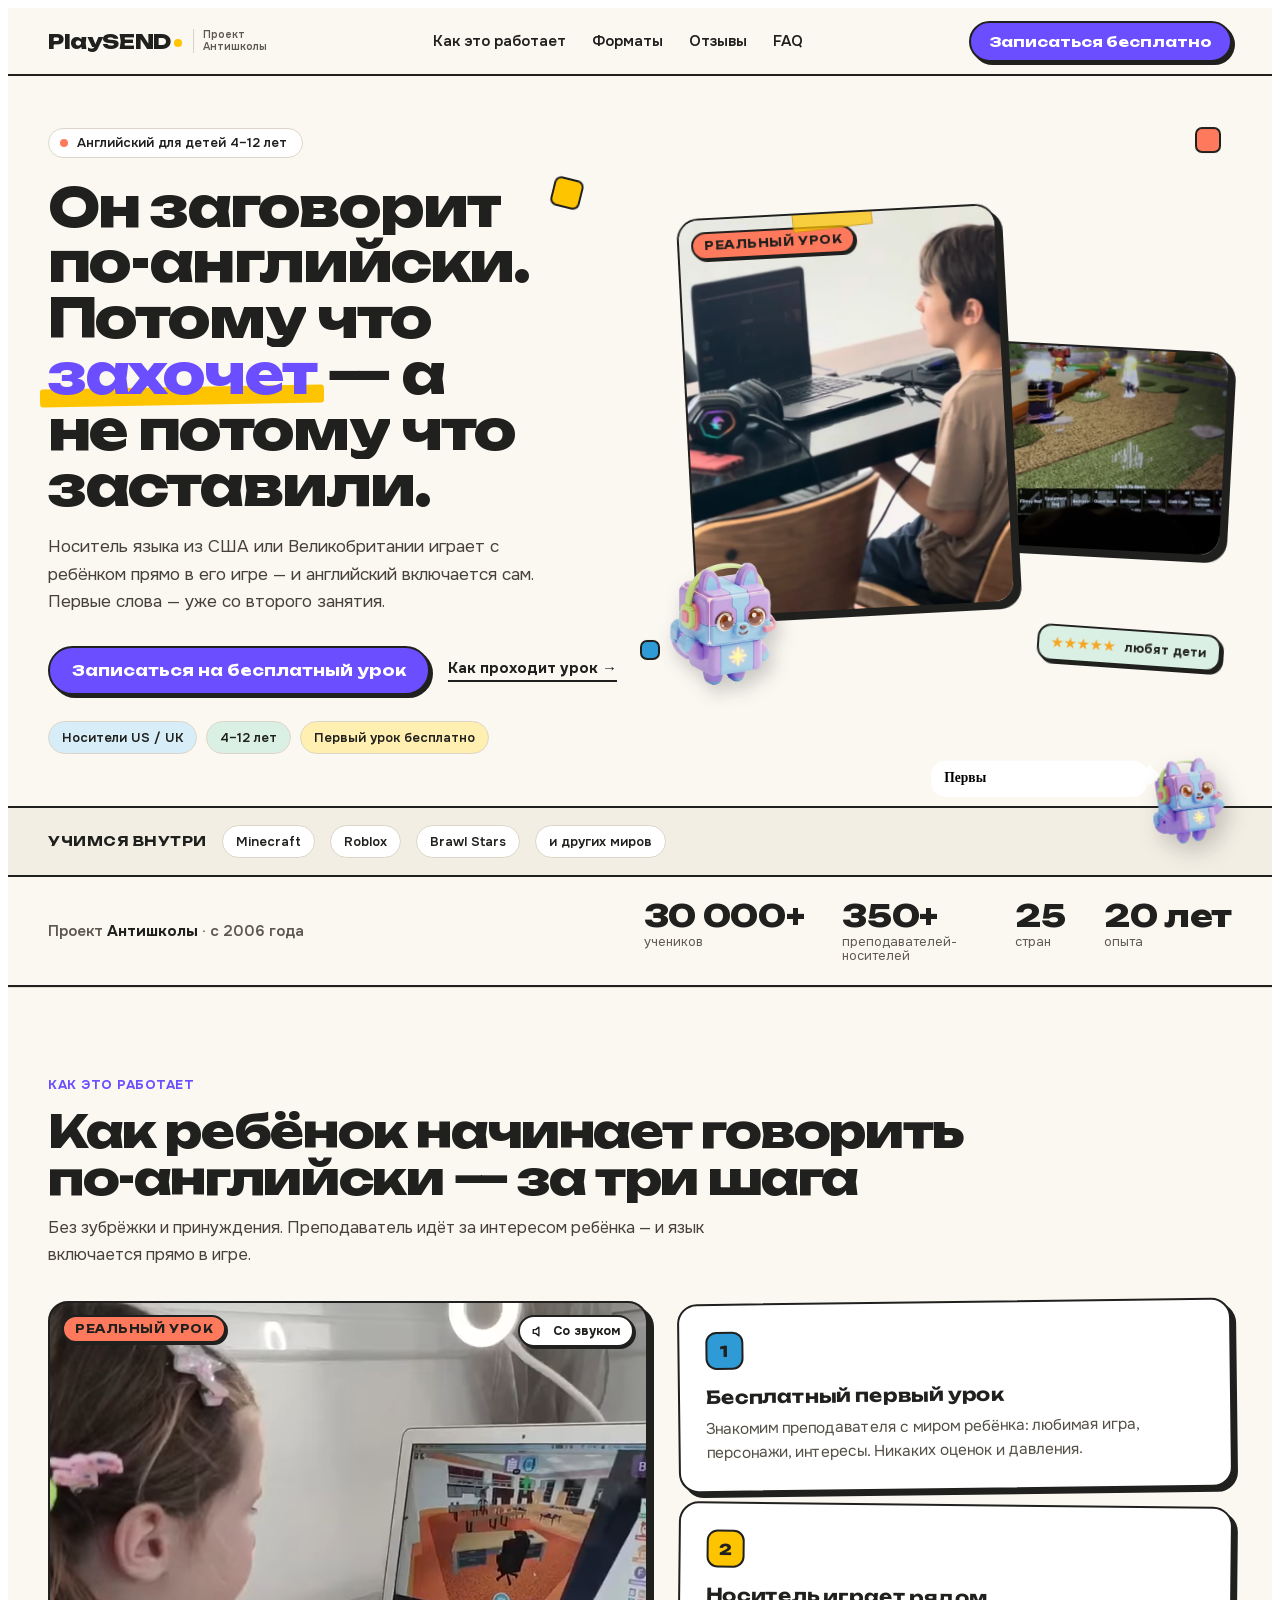
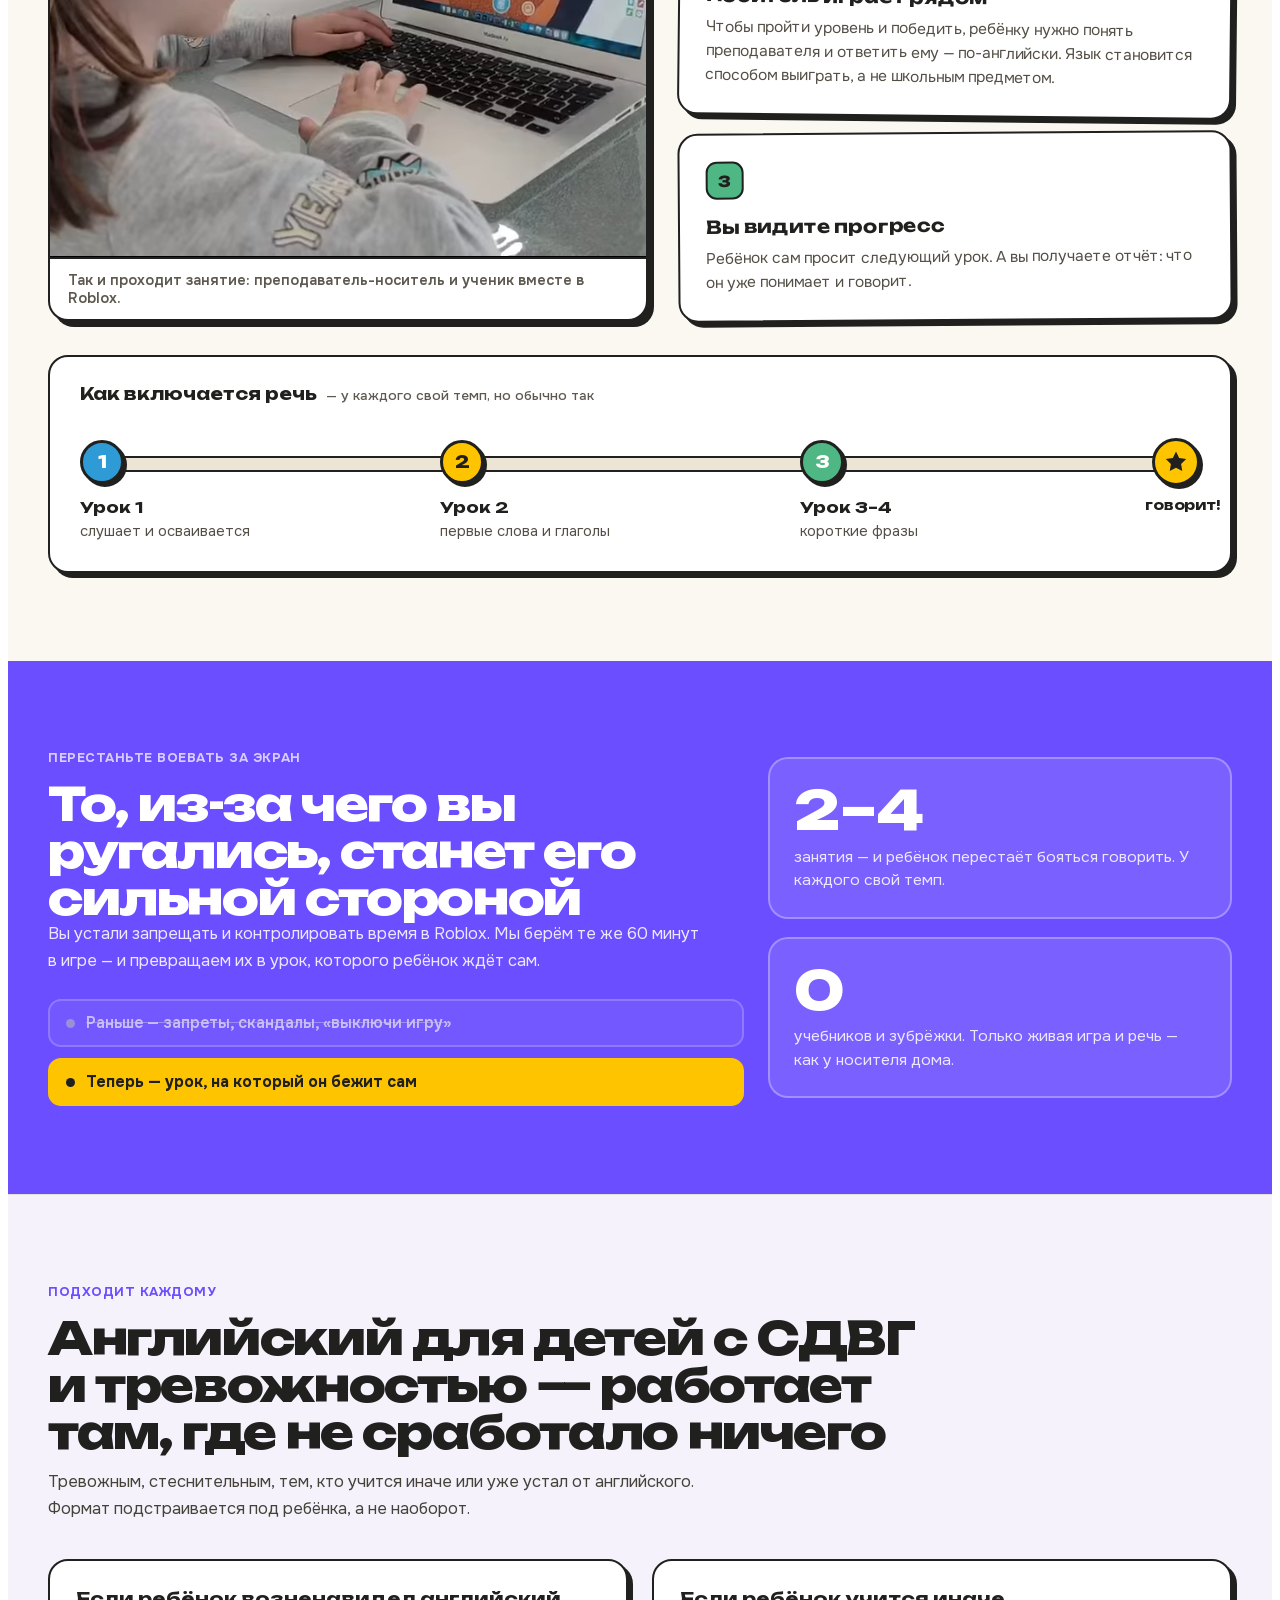
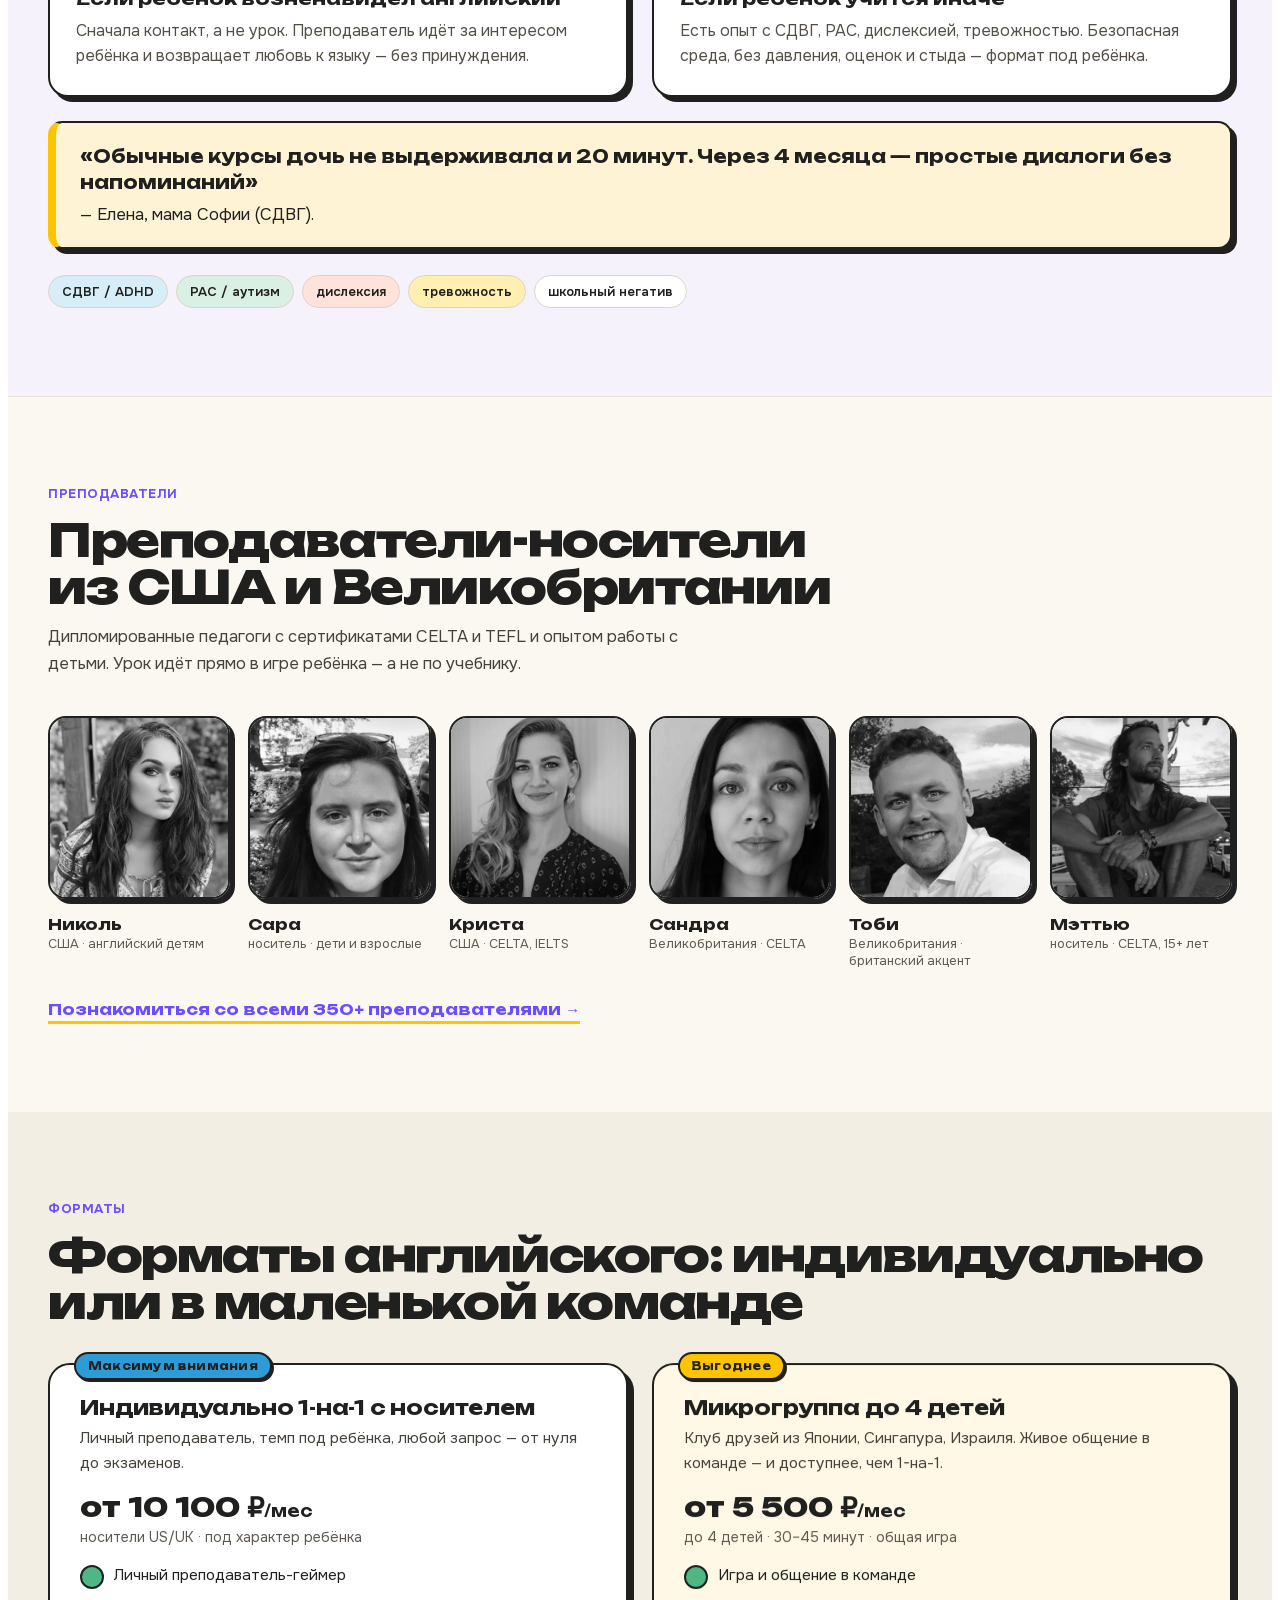
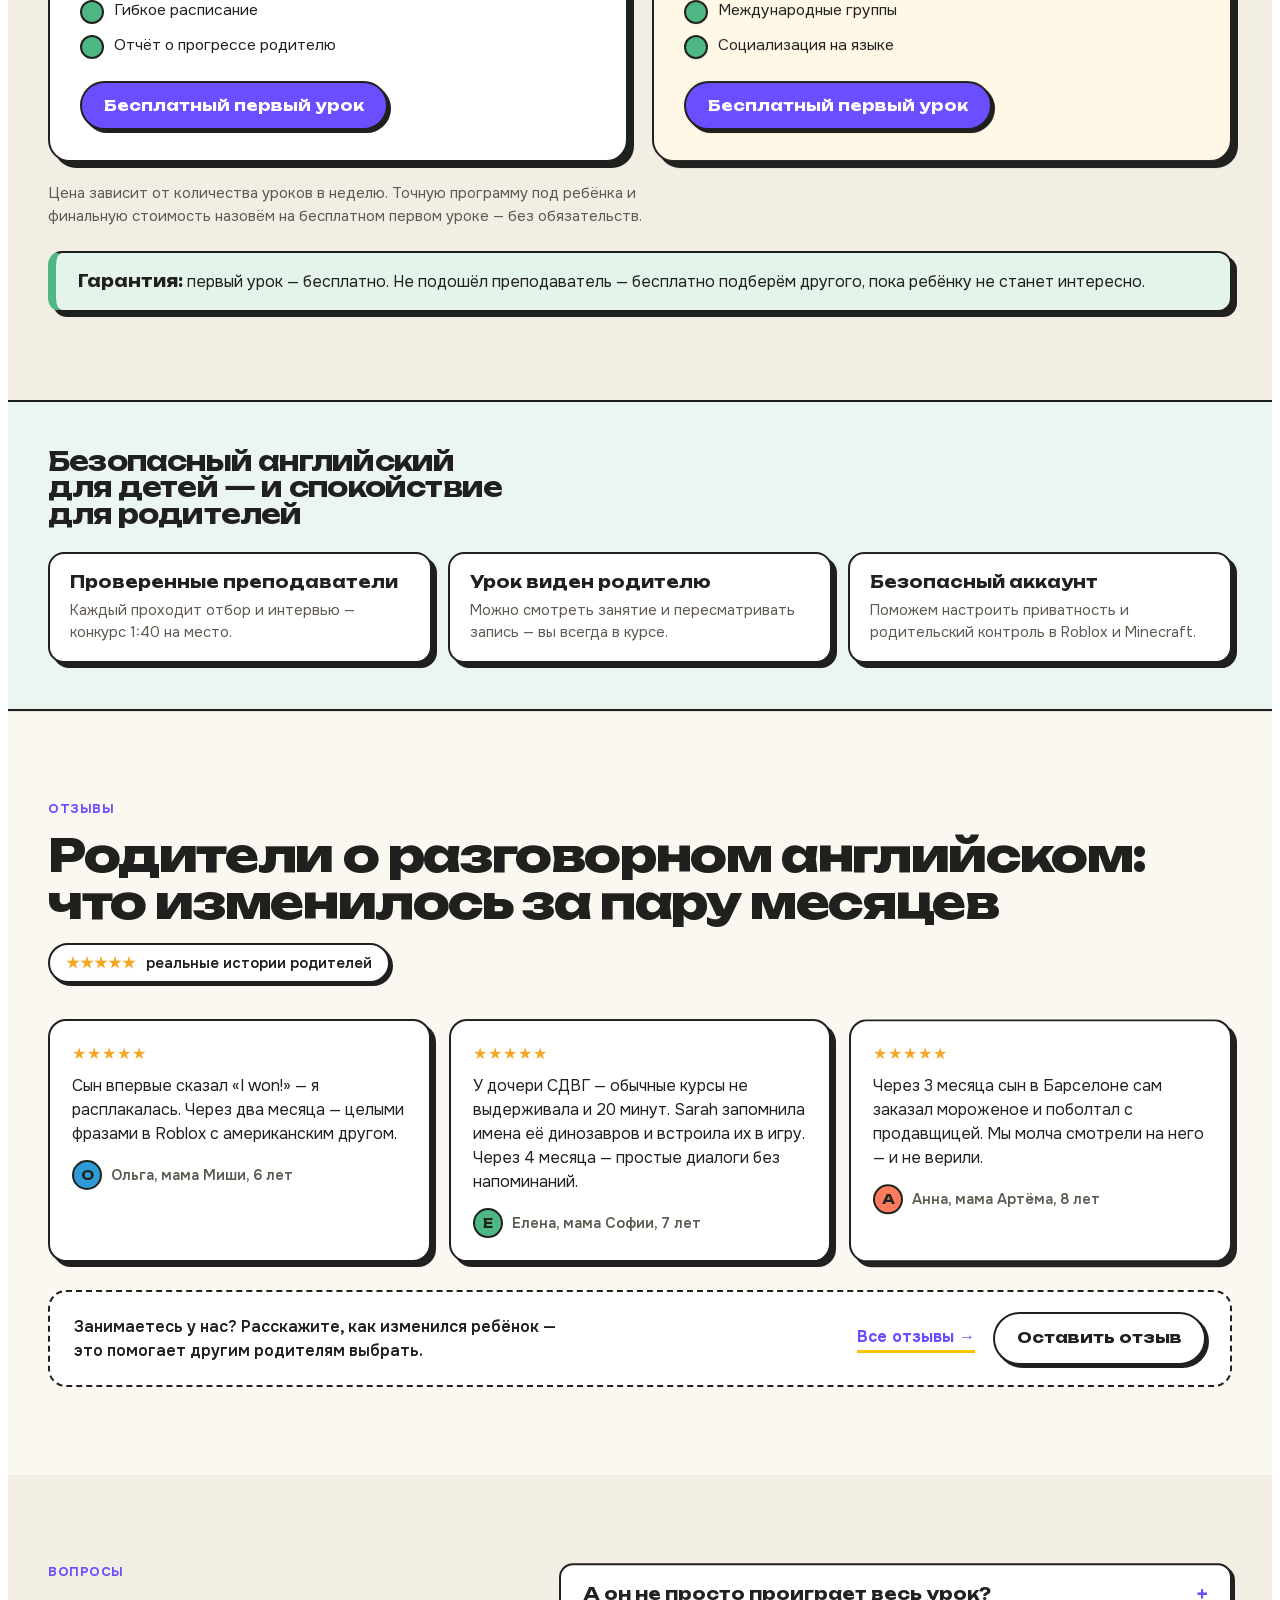
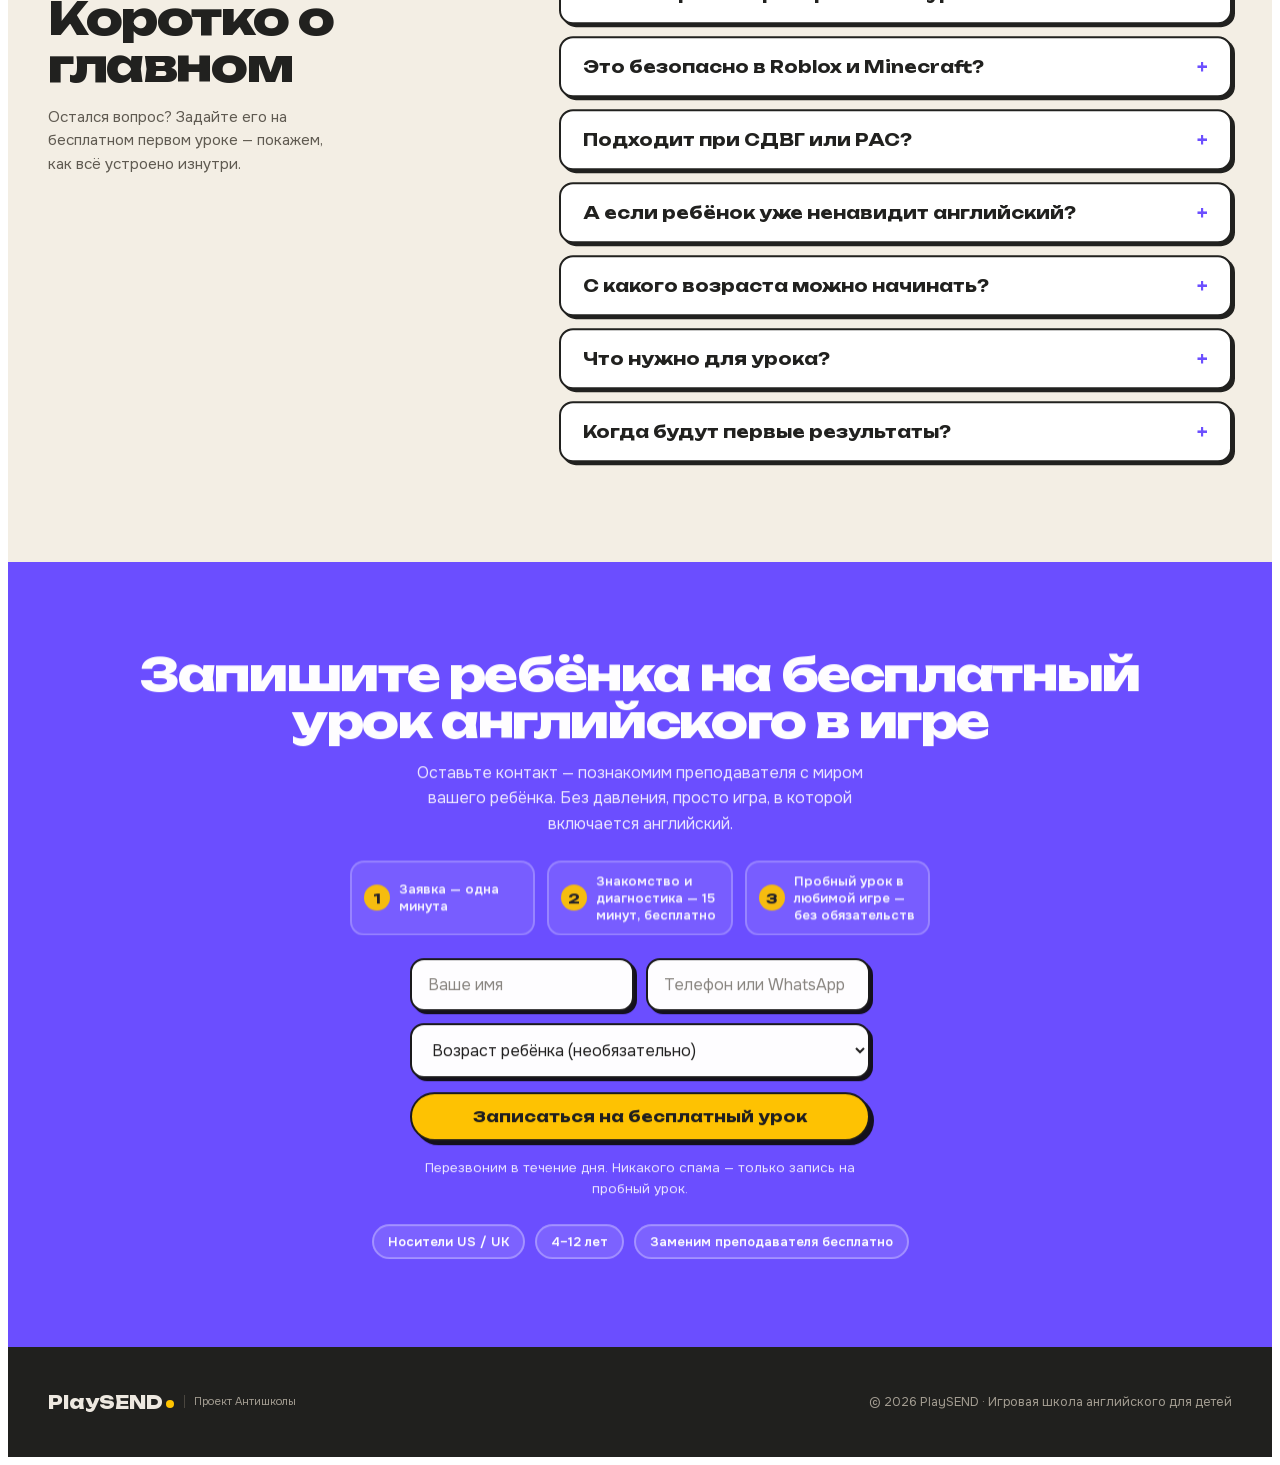
<file: works/antishkola-playsend/index.html>
<!DOCTYPE html>
<html lang="ru">
<head>
<meta charset="UTF-8">
<meta name="robots" content="noindex, nofollow">
<meta name="viewport" content="width=device-width, initial-scale=1">
<title>PlaySEND — английский для детей в играх, в которые он уже играет</title>
<meta name="description" content="Игровая школа английского: преподаватель-носитель играет с ребёнком в Minecraft, Roblox и Brawl Stars — и язык включается сам. Первый урок бесплатно.">
<meta name="theme-color" content="#FBF8F2">
<meta property="og:type" content="website">
<meta property="og:title" content="PlaySEND — английский для детей в играх, в которые он уже играет">
<meta property="og:description" content="Носитель играет с ребёнком в Minecraft, Roblox и Brawl Stars — и английский включается сам. Первый урок бесплатно.">
<meta property="og:image" content="assets/img/kid-real-1.webp">
<meta name="twitter:card" content="summary_large_image">
<link rel="preload" href="assets/fonts/unbounded-800-cyrillic.woff2" as="font" type="font/woff2" crossorigin>
<link rel="preload" href="assets/fonts/onest-400-cyrillic.woff2" as="font" type="font/woff2" crossorigin>
<link rel="preload" href="assets/fonts/onest-600-cyrillic.woff2" as="font" type="font/woff2" crossorigin>
<link rel="stylesheet" href="assets/fonts/fonts.css">
<link rel="stylesheet" href="assets/motion/motion.css">
<style>
#playsend{
  --paper:#FBF8F2; --paper-2:#F3EEE4; --ink:#20201E; --muted:#5E5950;
  --violet:#6B4EFF; --sky:#2E9BD6; --green:#4FB783; --coral:#FF7A5C; --sun:#FFC400; --star:#F5A623;
  --m-progress-color:#6B4EFF;
  background:var(--paper); color:var(--ink); font-family:"Onest",sans-serif;-webkit-font-smoothing:antialiased;position:relative;overflow-x:hidden;
}
#playsend *{box-sizing:border-box;margin:0;padding:0}
#playsend ::selection{background:var(--sun);color:var(--ink)}
#playsend a{color:inherit;text-decoration:none}
#playsend .wrap{max-width:1280px;margin:0 auto;padding:0 22px}
@media(min-width:900px){#playsend .wrap{padding:0 40px}}
#playsend .disp{font-family:"Unbounded",sans-serif}
#playsend h2{font-family:"Unbounded";font-weight:800;line-height:1.02;letter-spacing:-.03em;font-size:clamp(1.8rem,3.6vw,2.9rem);text-wrap:balance}
#playsend .kick{font-family:"Onest";font-weight:700;font-size:13px;letter-spacing:.04em;text-transform:uppercase;color:var(--violet);margin-bottom:14px;display:block}
#playsend .lead{font-size:clamp(1.02rem,1.3vw,1.15rem);line-height:1.62;color:#46423a;max-width:60ch}
#playsend .btn{font-family:"Unbounded";font-weight:700;font-size:15px;border:2px solid var(--ink);border-radius:100px;padding:13px 22px;display:inline-flex;align-items:center;gap:9px;cursor:pointer;background:#fff;box-shadow:3px 3px 0 var(--ink);transition:transform .12s,box-shadow .12s}
#playsend .btn:hover{transform:translate(2px,2px);box-shadow:1px 1px 0 var(--ink)}
#playsend .btn-violet{background:var(--violet);color:#fff}
#playsend .pill{font-weight:600;font-size:13px;border:1.5px solid #DCD5C7;border-radius:100px;padding:7px 13px;background:#fff;white-space:nowrap;display:inline-block}
#playsend .pill.sky{background:#D7EDF7}#playsend .pill.green{background:#DAF0E4}#playsend .pill.sun{background:#FFEFB0}#playsend .pill.coral{background:#FFE2D9}
#playsend section{padding:64px 0;scroll-margin-top:80px}
#playsend a:focus-visible,#playsend button:focus-visible,#playsend summary:focus-visible,#playsend input:focus-visible,#playsend select:focus-visible,#playsend textarea:focus-visible,#playsend .rate label:focus-within{outline:3px solid var(--violet);outline-offset:2px;border-radius:6px}
#playsend .mcta{display:none}
@media(max-width:979px){
  #playsend .mcta{display:block;position:fixed;left:0;right:0;bottom:0;z-index:70;padding:10px 14px calc(10px + env(safe-area-inset-bottom));background:rgba(251,248,242,.94);backdrop-filter:blur(8px);border-top:2px solid var(--ink)}
  #playsend .mcta .btn{width:100%;justify-content:center;box-shadow:3px 3px 0 var(--ink)}
  #playsend .mcta.hide{transform:translateY(120%);transition:transform .3s}
}
@media(min-width:900px){#playsend section{padding:88px 0}}
#playsend .flow{border-top:1px solid #E7E0D3}
#playsend .soft{background:#F5F2FB}

/* header */
#playsend header{position:sticky;top:0;z-index:40;background:rgba(251,248,242,.86);backdrop-filter:blur(10px);border-bottom:2px solid var(--ink);transition:transform .4s cubic-bezier(.16,1,.3,1)}
#playsend header.hide{transform:translateY(-100%)}
#playsend header .wrap{display:flex;align-items:center;justify-content:space-between;height:66px}
#playsend .brand{display:flex;align-items:center;gap:11px}
#playsend .brand .logo{width:40px;height:40px;border-radius:12px;border:2px solid var(--ink);background:#EDE8FF;display:grid;place-items:center;overflow:hidden}
#playsend .brand .logo img{width:34px;height:34px;object-fit:contain;animation:bob 3.2s ease-in-out infinite}
#playsend .brand .name{font-family:"Unbounded";font-weight:800;font-size:20px;letter-spacing:-.02em;white-space:nowrap}
#playsend .name .bdot{display:inline-block;width:8px;height:8px;border-radius:50%;background:var(--sun);margin-left:3px;vertical-align:.06em}
#playsend .brand .tag{font-size:10.5px;font-weight:600;color:var(--muted);line-height:1.15;border-left:1px solid #D9D2C4;padding-left:9px}
#playsend nav{display:none;gap:26px;font-weight:600;font-size:15px}
#playsend nav a:hover{color:var(--violet)}
@media(min-width:980px){#playsend nav{display:flex}}
#playsend header .btn{padding:10px 18px;font-size:14px}

/* hero */
#playsend .hero{padding:54px 0 36px;position:relative}
#playsend .hero .wrap{position:relative;z-index:1}
#playsend .cube{position:absolute;z-index:0;border:2px solid var(--ink);border-radius:7px;animation:float 6s ease-in-out infinite;will-change:transform}
#playsend .cube.c1{--r:14deg;width:30px;height:30px;background:var(--sun);left:43%;top:14%}
#playsend .cube.c2{--r:-10deg;width:20px;height:20px;background:var(--sky);left:50%;bottom:20%;animation-delay:1.3s}
#playsend .cube.c3{--r:22deg;width:26px;height:26px;background:var(--coral);right:4%;top:7%;animation-delay:.6s}
@keyframes float{0%,100%{transform:rotate(var(--r,10deg)) translateY(0)}50%{transform:rotate(var(--r,10deg)) translateY(-12px)}}
@media(max-width:760px){#playsend .cube{display:none}}
@media(min-width:980px){#playsend .hero{padding:52px 0 52px}}
#playsend .hero .wrap{display:grid;grid-template-columns:1fr;gap:46px;align-items:center}
@media(min-width:980px){#playsend .hero .wrap{grid-template-columns:1.04fr .96fr;gap:34px}}
#playsend .h1-kick{display:flex;align-items:center;gap:9px;width:fit-content;font-family:"Onest",sans-serif;font-weight:600;font-size:13px;letter-spacing:0;background:#fff;border:1.5px solid #DCD5C7;border-radius:100px;padding:7px 15px 7px 11px;margin-bottom:22px;color:var(--ink)}
#playsend .h1-kick .edot{width:8px;height:8px;border-radius:50%;background:var(--coral);flex-shrink:0}
#playsend .hero h1{font-family:"Unbounded";font-weight:800;line-height:1.04;letter-spacing:-.035em;font-size:clamp(2.1rem,4.2vw,3.6rem);margin-bottom:18px;text-wrap:balance}
#playsend .hero h1 .mk{position:relative;white-space:nowrap;color:var(--violet)}
#playsend .hero h1 .mk::after{content:"";position:absolute;left:-3%;right:-3%;bottom:.04em;height:.34em;background:var(--sun);z-index:-1;border-radius:3px;transform:rotate(-1deg)}
#playsend .hero h1 [data-w]{display:inline-block}
#playsend .sub{font-size:clamp(1.04rem,1.35vw,1.18rem);line-height:1.6;color:#46423a;max-width:45ch;margin-bottom:30px}
#playsend .cta-row{display:flex;flex-wrap:wrap;align-items:center;gap:14px 18px;margin-bottom:26px}
#playsend .link-how{font-weight:700;font-size:15px;display:inline-flex;align-items:center;gap:7px;border-bottom:2px solid var(--ink);padding-bottom:2px}
#playsend .link-how:hover{color:var(--violet);border-color:var(--violet)}
#playsend .trust{display:flex;flex-wrap:wrap;gap:9px}
#playsend .collage{position:relative;min-height:478px}
#playsend .card{position:absolute;border:2px solid var(--ink);border-radius:22px;overflow:hidden;background:#fff;box-shadow:6px 6px 0 var(--ink)}
#playsend .card img{display:block;width:100%;height:100%;object-fit:cover}
#playsend .card.photo{width:58%;aspect-ratio:4/5;left:1%;top:2%;z-index:3;will-change:transform}
#playsend .card.game{width:54%;aspect-ratio:16/11;right:1%;top:30%;z-index:2;will-change:transform}
#playsend .tape{position:absolute;width:80px;height:24px;background:rgba(255,196,0,.72);border:1px solid rgba(32,32,30,.22);top:-9px;left:36%;transform:rotate(-4deg);z-index:6}
#playsend .joy-char{position:absolute;left:-10%;bottom:-9%;width:198px;z-index:8;filter:drop-shadow(8px 14px 14px rgba(32,32,30,.18));pointer-events:none}
#playsend .joy-bubble{position:absolute;left:7%;bottom:16%;z-index:9;background:#fff;border:2px solid var(--ink);border-radius:15px;box-shadow:3px 3px 0 var(--ink);padding:10px 14px;font-weight:600;font-size:13.5px;line-height:1.32;max-width:185px}
#playsend .joy-bubble b{color:var(--violet)}
#playsend .joy-bubble::after{content:"";position:absolute;left:22px;bottom:-10px;width:15px;height:15px;background:#fff;border-right:2px solid var(--ink);border-bottom:2px solid var(--ink);transform:rotate(45deg)}
#playsend .sticker{position:absolute;z-index:7;background:#fff;border:2px solid var(--ink);border-radius:14px;box-shadow:3px 3px 0 var(--ink);padding:8px 12px;font-weight:700;font-size:13px;display:flex;align-items:center;gap:8px}
#playsend .s-rate{right:2%;bottom:3%;transform:rotate(4deg);background:#DAF0E4}
#playsend .s-rate .stars{color:var(--star);letter-spacing:1px}
@media(max-width:760px){#playsend .joy-char{display:none}#playsend .joy-bubble{display:none}}
@keyframes bob{0%,100%{transform:translateY(0)}50%{transform:translateY(-9px)}}

/* games strip */
#playsend .games{border-top:2px solid var(--ink);border-bottom:2px solid var(--ink);background:var(--paper-2)}
#playsend .games .wrap{display:flex;flex-wrap:wrap;align-items:center;gap:11px 15px;padding:17px 40px}
#playsend .games .lbl{font-family:"Unbounded";font-weight:700;font-size:13px;text-transform:uppercase;letter-spacing:.04em}
/* safety band */
#playsend .safety{background:#EAF6EF;border-top:2px solid var(--ink);border-bottom:2px solid var(--ink);padding:46px 0}
#playsend .safety h2{font-family:"Unbounded";font-weight:700;font-size:clamp(1.2rem,3vw,1.65rem);margin-bottom:24px;max-width:24ch}
#playsend .safe-grid{display:grid;grid-template-columns:1fr;gap:16px}
@media(min-width:760px){#playsend .safe-grid{grid-template-columns:1fr 1fr 1fr}}
#playsend .safe-grid div{background:#fff;border:2px solid var(--ink);border-radius:16px;padding:18px 20px;box-shadow:5px 5px 0 var(--ink)}
#playsend .safe-grid b{display:block;font-family:"Unbounded";font-weight:700;font-size:1rem;margin-bottom:7px}
#playsend .safe-grid span{font-size:.92rem;color:var(--muted);line-height:1.5}
/* real lesson video + tag */
#playsend .lesson-vid{position:relative;margin:32px 0 4px;max-width:720px;border:2px solid var(--ink);border-radius:20px;overflow:hidden;box-shadow:6px 6px 0 var(--ink);background:#000}
#playsend .how-main{display:grid;grid-template-columns:1.04fr .96fr;gap:30px;align-items:stretch;margin-top:32px}
#playsend .how-main .lesson-vid{margin:0;max-width:none;display:flex;flex-direction:column}
#playsend .how-main .lesson-vid video{flex:1 1 auto;min-height:0;object-fit:cover}
#playsend .how-main .steps{display:flex;flex-direction:column;gap:14px;margin-top:0}
#playsend .how-main .step{margin:0}
@media(max-width:860px){#playsend .how-main{grid-template-columns:1fr;gap:18px}#playsend .how-main .lesson-vid video{flex:none}}
#playsend .lesson-vid video{display:block;width:100%;height:auto}
#playsend .lesson-vid figcaption{background:#fff;color:var(--muted);font-size:.9rem;font-weight:600;padding:12px 18px;border-top:2px solid var(--ink)}
#playsend .vid-sound{position:absolute;top:12px;right:12px;z-index:3;display:flex;align-items:center;gap:6px;background:#fff;color:var(--ink);border:2px solid var(--ink);border-radius:100px;padding:6px 12px;font-family:"Onest",sans-serif;font-weight:700;font-size:12.5px;cursor:pointer;box-shadow:2px 2px 0 var(--ink);transition:transform .1s,box-shadow .1s,background .15s}
#playsend .vid-sound:hover{transform:translate(-1px,-1px);box-shadow:3px 3px 0 var(--ink)}
#playsend .vid-sound .vs-w{opacity:0}
#playsend .vid-sound.is-on{background:var(--sun)}
#playsend .vid-sound.is-on .vs-w{opacity:1}
#playsend .real-tag{position:absolute;top:12px;left:12px;z-index:2;font-family:"Unbounded";font-weight:700;font-size:11px;text-transform:uppercase;letter-spacing:.05em;background:var(--coral);color:var(--ink);border:2px solid var(--ink);border-radius:100px;padding:5px 11px;box-shadow:2px 2px 0 var(--ink)}
/* trust bar */
#playsend .trustbar{border-bottom:2px solid var(--ink);background:var(--paper)}
#playsend .tb-inner{display:flex;flex-wrap:wrap;align-items:center;justify-content:space-between;gap:18px 28px;padding:22px 40px}
#playsend .tb-lead{font-weight:600;font-size:.95rem;color:var(--muted)}
#playsend .tb-lead b{color:var(--ink)}
#playsend .tb-stats{display:flex;flex-wrap:wrap;gap:24px 38px}
#playsend .tb-stats div{display:flex;flex-direction:column;line-height:1.1}
#playsend .tb-stats b{font-family:"Unbounded";font-weight:800;font-size:clamp(1.35rem,3.4vw,1.9rem);letter-spacing:-.01em}
#playsend .tb-stats span{font-size:.8rem;color:var(--muted);margin-top:3px;max-width:15ch}
@media(max-width:680px){#playsend .tb-inner{justify-content:flex-start}#playsend .tb-stats{gap:18px 26px}}

/* how it works */
#playsend .steps{display:grid;grid-template-columns:1fr;gap:18px;margin-top:38px}
@media(min-width:820px){#playsend .steps{grid-template-columns:repeat(3,1fr);gap:22px}}
#playsend .step{background:#fff;border:2px solid var(--ink);border-radius:20px;padding:26px;box-shadow:5px 5px 0 var(--ink);position:relative}
#playsend .step .n{font-family:"Unbounded";font-weight:800;font-size:15px;width:38px;height:38px;border-radius:11px;display:grid;place-items:center;border:2px solid var(--ink);margin-bottom:16px}
#playsend .step:nth-child(1) .n{background:var(--sky)}#playsend .step:nth-child(2) .n{background:var(--sun)}#playsend .step:nth-child(3) .n{background:var(--green)}
#playsend .step h3{font-family:"Unbounded";font-weight:700;font-size:1.12rem;margin-bottom:9px;letter-spacing:-.01em}
#playsend .step p{color:#544f46;line-height:1.55;font-size:.97rem}
#playsend .step.s1{transform:rotate(-.7deg)}#playsend .step.s2{transform:rotate(.6deg)}#playsend .step.s3{transform:rotate(-.4deg)}
@media(max-width:820px){#playsend .step.s1,#playsend .step.s2,#playsend .step.s3{transform:none}}
#playsend .timeline{margin-top:34px;background:#fff;border:2px solid var(--ink);border-radius:20px;padding:26px 30px 30px;box-shadow:5px 5px 0 var(--ink)}
#playsend .tl-head{font-family:"Unbounded";font-weight:700;font-size:1.05rem;margin:0 0 36px;display:flex;align-items:baseline;gap:9px;flex-wrap:wrap}
#playsend .tl-note{font-family:"Onest";font-weight:500;font-size:.86rem;color:var(--muted)}
#playsend .tl-track{position:relative;display:grid;grid-template-columns:repeat(3,1fr);gap:14px;padding-right:54px}
#playsend .tl-track::before{content:"";position:absolute;left:22px;right:22px;top:16px;height:12px;background:#ECE5D6;border:2px solid var(--ink);border-radius:100px}
#playsend .tl-fill{position:absolute;left:24px;top:18px;height:8px;width:calc(100% - 48px);background:linear-gradient(90deg,var(--sky),var(--sun) 55%,var(--green));border-radius:100px;z-index:1;transform:scaleX(0);transform-origin:left center}
#playsend .timeline.is-in .tl-fill{transform:scaleX(1);transition:transform 1.6s cubic-bezier(.16,1,.3,1)}
#playsend .tl-node{position:relative;padding-top:58px}
#playsend .tl-dot{position:absolute;top:0;left:0;width:44px;height:44px;border-radius:50%;background:#fff;border:3px solid var(--ink);z-index:2;display:grid;place-items:center;font-family:"Unbounded";font-weight:800;font-size:1.05rem;color:var(--ink);box-shadow:3px 3px 0 var(--ink);transition:background .4s,color .4s}
#playsend .timeline.is-in .tl-node:nth-child(2) .tl-dot{background:var(--sky);color:#fff}
#playsend .timeline.is-in .tl-node:nth-child(3) .tl-dot{background:var(--sun)}
#playsend .timeline.is-in .tl-node:nth-child(4) .tl-dot{background:var(--green);color:#fff}
#playsend .timeline.is-in .tl-dot{animation:xppop .55s cubic-bezier(.16,1,.3,1) both}
#playsend .timeline.is-in .tl-node:nth-child(3) .tl-dot{animation-delay:.13s}
#playsend .timeline.is-in .tl-node:nth-child(4) .tl-dot{animation-delay:.26s}
@keyframes xppop{0%{transform:scale(1)}45%{transform:scale(1.2)}100%{transform:scale(1)}}
#playsend .tl-node b{display:block;font-family:"Unbounded";font-weight:700;font-size:.96rem;margin-bottom:3px}
#playsend .tl-node i{font-style:normal;color:#544f46;font-size:.92rem;line-height:1.4}
#playsend .tl-goal{position:absolute;right:0;top:-2px;width:48px;height:48px;border-radius:50%;background:#fff;border:3px solid var(--ink);box-shadow:3px 3px 0 var(--ink);display:grid;place-items:center;z-index:3;color:#CBB89A;transition:background .4s,color .4s}
#playsend .tl-goal svg{width:26px;height:26px}
#playsend .tl-goal-cap{position:absolute;right:-7px;top:57px;width:62px;text-align:center;font-family:"Unbounded";font-weight:700;font-size:.82rem;letter-spacing:-.01em;color:var(--ink)}
#playsend .timeline.is-in .tl-goal{background:var(--sun);color:var(--ink);animation:xppop .55s cubic-bezier(.16,1,.3,1) .4s both}
@media(max-width:760px){
  #playsend .tl-track{grid-template-columns:1fr;gap:22px;padding-right:0}
  #playsend .tl-track::before{left:21px;right:auto;top:6px;bottom:6px;width:4px;height:auto}
  #playsend .tl-fill,#playsend .tl-goal,#playsend .tl-goal-cap{display:none}
  #playsend .tl-node{padding-top:0;padding-left:60px;min-height:46px;display:flex;flex-direction:column;justify-content:center}
  #playsend .tl-dot{top:50%;transform:translateY(-50%)}
  #playsend .timeline.is-in .tl-dot{animation:none}
}

/* reframe */
#playsend .reframe{background:var(--violet);color:#fff}
#playsend .reframe .wrap{display:grid;grid-template-columns:1fr;gap:24px;align-items:center}
@media(min-width:820px){#playsend .reframe .wrap{grid-template-columns:1.2fr .8fr}}
#playsend .reframe h2{color:#fff}
#playsend .reframe .kick{color:#D9CEFF}
#playsend .reframe .lead{color:#EDE8FF}
#playsend .reframe ::selection{background:var(--sun);color:var(--ink)}
#playsend .reframe .stat-col{display:flex;flex-direction:column;gap:18px}
#playsend .reframe .stat{background:rgba(255,255,255,.1);border:2px solid rgba(255,255,255,.3);border-radius:20px;padding:24px}
#playsend .reframe .stat .big{font-family:"Unbounded";font-weight:800;font-size:clamp(2.2rem,5vw,3.4rem);line-height:1;margin-bottom:8px}
#playsend .reframe .stat .cap{color:#EDE8FF;font-size:.98rem;line-height:1.5}
#playsend .switch{display:flex;flex-direction:column;gap:11px;margin-top:24px}
#playsend .switch span{display:flex;align-items:center;gap:11px;font-weight:600;font-size:.98rem;padding:12px 16px;border-radius:13px;border:2px solid rgba(255,255,255,.2)}
#playsend .switch span::before{content:"";flex:none;width:9px;height:9px;border-radius:50%}
#playsend .switch .was{background:rgba(255,255,255,.06);color:#C9BEF2;text-decoration:line-through;text-decoration-color:rgba(201,190,242,.5)}
#playsend .switch .was::before{background:#9b8fd6}
#playsend .switch .now{background:var(--sun);color:var(--ink);border-color:var(--sun);font-weight:700;text-decoration:none}
#playsend .switch .now::before{background:var(--ink)}

/* neuro + cards grids */
#playsend .grid2{display:grid;grid-template-columns:1fr;gap:20px;margin-top:36px}
@media(min-width:820px){#playsend .grid2{grid-template-columns:1fr 1fr;gap:24px}}
#playsend .card-b{background:#fff;border:2px solid var(--ink);border-radius:20px;padding:26px;box-shadow:5px 5px 0 var(--ink)}
#playsend .card-b h3{font-family:"Unbounded";font-weight:700;font-size:1.1rem;margin-bottom:10px}
#playsend .card-b p{color:#544f46;line-height:1.55}
#playsend .callout{margin-top:24px;background:#FFF3D6;border:2px solid var(--ink);border-left:8px solid var(--sun);border-radius:14px;padding:20px 24px;box-shadow:5px 5px 0 var(--ink);font-size:1.05rem;line-height:1.5}
#playsend .callout b{font-family:"Unbounded";font-weight:700;font-size:1.12rem;display:block;margin-bottom:6px}
#playsend .tags{display:flex;flex-wrap:wrap;gap:8px;margin-top:26px}

/* teachers */
#playsend .teachers{display:grid;grid-template-columns:repeat(2,1fr);gap:16px;margin-top:38px}
@media(min-width:620px){#playsend .teachers{grid-template-columns:repeat(3,1fr)}}
@media(min-width:980px){#playsend .teachers{grid-template-columns:repeat(6,1fr);gap:18px}}
#playsend .tch img{width:100%;aspect-ratio:1;object-fit:cover;border:2px solid var(--ink);border-radius:18px;box-shadow:5px 5px 0 var(--ink);filter:grayscale(1);transition:filter .45s ease,transform .25s ease}
#playsend .tch:hover img{filter:grayscale(0);transform:translateY(-3px)}
#playsend .tch figcaption{margin-top:11px}
#playsend .tch b{display:block;font-family:"Unbounded";font-weight:700;font-size:.94rem}
#playsend .tch span{display:block;font-size:.8rem;color:var(--muted);line-height:1.35;margin-top:2px}
#playsend .tlink{display:inline-block;margin-top:30px;font-family:"Unbounded";font-weight:700;font-size:.95rem;color:var(--violet);text-decoration:none;border-bottom:3px solid var(--sun);padding-bottom:2px;transition:opacity .15s}
#playsend .tlink:hover{opacity:.7}

/* formats */
#playsend .formats{background:var(--paper-2)}
#playsend .fcard{background:#fff;border:2px solid var(--ink);border-radius:22px;padding:30px;box-shadow:6px 6px 0 var(--ink)}
#playsend .fcard{position:relative}
#playsend .fcard.feat{background:#FFF8E6;border-color:var(--ink)}
#playsend .fbadge{position:absolute;top:-13px;left:24px;font-family:"Unbounded";font-weight:700;font-size:11px;letter-spacing:.02em;border:2px solid var(--ink);border-radius:100px;padding:5px 12px;box-shadow:2px 2px 0 var(--ink)}
#playsend .fbadge.sky{background:var(--sky)}#playsend .fbadge.sun{background:var(--sun)}
#playsend .guarantee{margin-top:22px;background:#E4F4EA;border:2px solid var(--ink);border-left:8px solid var(--green);border-radius:14px;padding:16px 22px;box-shadow:5px 5px 0 var(--ink);font-size:1rem;line-height:1.5}
#playsend .guarantee b{font-family:"Unbounded";font-weight:700}
#playsend .price-note{margin-top:20px;font-size:.93rem;color:var(--muted);max-width:64ch;line-height:1.55}
#playsend .fcard .ft{font-family:"Unbounded";font-weight:700;font-size:1.25rem;margin:0 0 6px;letter-spacing:-.01em}
#playsend .fcard .price{font-family:"Unbounded";font-weight:800;font-size:1.7rem;margin:14px 0 4px}
#playsend .fcard .pnote{color:var(--muted);font-size:.9rem;margin-bottom:18px}
#playsend .fcard ul{list-style:none;display:flex;flex-direction:column;gap:10px;margin-bottom:22px}
#playsend .fcard li{display:flex;gap:10px;line-height:1.45;font-size:.97rem}
#playsend .fcard li::before{content:"";flex:none;width:20px;height:20px;border-radius:50%;background:var(--green);border:2px solid var(--ink);margin-top:1px}

/* reviews */
#playsend .rev{display:grid;grid-template-columns:1fr;gap:18px;margin-top:36px}
@media(min-width:820px){#playsend .rev{grid-template-columns:repeat(3,1fr)}}
#playsend .rcard{background:#fff;border:2px solid var(--ink);border-radius:18px;padding:22px;box-shadow:5px 5px 0 var(--ink)}
#playsend .rcard .stars{color:var(--star);letter-spacing:1px;margin-bottom:10px}
#playsend .rcard p{line-height:1.5;margin-bottom:14px}
#playsend .rev-cta{margin-top:28px;display:flex;flex-wrap:wrap;align-items:center;justify-content:space-between;gap:16px;background:#fff;border:2px dashed var(--ink);border-radius:18px;padding:20px 24px}
#playsend .rev-cta>span{font-weight:600;max-width:46ch;line-height:1.5}
#playsend .rev-cta-act{display:flex;align-items:center;gap:18px;flex-shrink:0}
#playsend .rev-all{font-weight:700;color:var(--violet);text-decoration:none;border-bottom:3px solid var(--sun);padding-bottom:1px;white-space:nowrap}
#playsend .rev-all:hover{opacity:.7}
#playsend .rcard .who{font-weight:600;font-size:.9rem;color:var(--muted);display:flex;align-items:center;gap:9px}
#playsend .av{flex:none;width:30px;height:30px;border-radius:50%;border:2px solid var(--ink);display:grid;place-items:center;font-family:"Unbounded";font-weight:700;font-size:13px;color:var(--ink)}
#playsend .av.sky{background:var(--sky)}#playsend .av.coral{background:var(--coral)}#playsend .av.green{background:var(--green)}#playsend .av.violet{background:var(--violet);color:#fff}
#playsend .rev-top{display:flex;flex-wrap:wrap;justify-content:space-between;align-items:flex-end;gap:18px}
#playsend .rev-rating{display:flex;align-items:center;gap:10px;background:#fff;border:2px solid var(--ink);border-radius:100px;padding:9px 16px;box-shadow:3px 3px 0 var(--ink);font-weight:600;font-size:.92rem;white-space:nowrap}
#playsend .rev-rating .stars{color:var(--star);letter-spacing:1px}
#playsend .rev-rating b{font-family:"Unbounded";font-weight:800;font-size:1.05rem}

/* faq */
#playsend .faq-grid{display:grid;grid-template-columns:.82fr 1.18fr;gap:44px;align-items:start}
#playsend .faq-head{position:sticky;top:88px}
#playsend .faq-aside{margin-top:18px;font-size:.95rem;color:var(--muted);line-height:1.55;max-width:30ch}
#playsend .faq-list{margin-top:0;max-width:none}
@media(max-width:860px){#playsend .faq-grid{grid-template-columns:1fr;gap:22px}#playsend .faq-head{position:static}}
#playsend details{border:2px solid var(--ink);border-radius:14px;background:#fff;padding:18px 22px;margin-bottom:12px;box-shadow:3px 3px 0 var(--ink)}
#playsend summary{display:flex;justify-content:space-between;gap:16px;cursor:pointer;font-family:"Unbounded";font-weight:700;font-size:1.04rem;list-style:none}
#playsend summary::-webkit-details-marker{display:none}
#playsend summary .pl{color:var(--violet);transition:transform .2s}
#playsend details[open] summary .pl{transform:rotate(45deg)}
#playsend details p{padding-top:12px;color:#544f46;line-height:1.6}

/* final cta */
#playsend .final{text-align:center;background:var(--violet);color:#fff;border-radius:0}
#playsend .final h2{color:#fff;margin-bottom:16px}
#playsend .final p{color:#EDE8FF;max-width:48ch;margin:0 auto 22px;line-height:1.6}
#playsend .signup-steps{display:flex;flex-wrap:wrap;gap:12px;justify-content:center;max-width:580px;margin:0 auto 24px}
#playsend .signup-steps div{flex:1;min-width:155px;display:flex;align-items:center;gap:9px;background:rgba(255,255,255,.1);border:2px solid rgba(255,255,255,.25);border-radius:14px;padding:10px 12px;text-align:left}
#playsend .signup-steps b{flex-shrink:0;width:26px;height:26px;border-radius:50%;background:var(--sun);color:var(--ink);font-family:"Unbounded";font-weight:700;font-size:.85rem;display:grid;place-items:center}
#playsend .signup-steps span{font-size:.82rem;font-weight:600;color:#fff;line-height:1.3}
#playsend .final ::selection{background:var(--sun);color:var(--ink)}
#playsend .final .btn{background:var(--sun);color:var(--ink);border-color:#1a1a1a;box-shadow:4px 4px 0 #14111c}
#playsend .signup-form{max-width:460px;margin:6px auto 0;display:flex;flex-direction:column;gap:12px;text-align:left}
#playsend .sf-row{display:flex;gap:12px;flex-wrap:wrap}
#playsend .sf-row input{flex:1;min-width:150px}
#playsend .signup-form input,#playsend .signup-form select{width:100%;padding:14px 16px;border:2px solid #1a1a1a;border-radius:14px;background:#fff;color:var(--ink);font-family:inherit;font-size:1rem;box-shadow:3px 3px 0 #14111c;transition:box-shadow .15s}
#playsend .signup-form input::placeholder{color:#8a8780}
#playsend .signup-form input:focus,#playsend .signup-form select:focus{outline:none;box-shadow:3px 3px 0 var(--sun)}
#playsend .signup-form.sf-err input:invalid{box-shadow:3px 3px 0 var(--coral)}
#playsend .signup-form .btn{width:100%;justify-content:center;margin-top:2px}
#playsend .sf-error{color:var(--ink);background:var(--coral);border:2px solid #1a1a1a;border-radius:12px;padding:9px 13px;font-size:.85rem;font-weight:700;text-align:center;margin:0}
#playsend .sf-note{color:#EDE8FF!important;font-size:.84rem;text-align:center;margin:4px auto 0!important;max-width:none!important}
#playsend .sf-ok{font-family:"Unbounded";font-weight:700;font-size:1.25rem;color:#fff;line-height:1.45;max-width:460px;margin:10px auto 0;padding:22px;border:2px solid rgba(255,255,255,.35);border-radius:18px;background:rgba(255,255,255,.1)}
#playsend .final-trust{display:flex;flex-wrap:wrap;justify-content:center;gap:10px;margin-top:24px}
#playsend .final-trust span{font-weight:600;font-size:13px;background:rgba(255,255,255,.12);border:2px solid rgba(255,255,255,.3);border-radius:100px;padding:7px 14px;color:#fff}

/* footer */
#playsend footer{background:var(--ink);color:#EDE8E0;padding:44px 0}
#playsend footer .wrap{display:flex;flex-wrap:wrap;justify-content:space-between;gap:20px;align-items:center}
#playsend footer .fb{display:flex;align-items:center;gap:10px}
#playsend footer .fb .name{font-family:"Unbounded";font-weight:800;font-size:18px}
#playsend footer .fb .tag{font-size:11px;color:#A39D92;border-left:1px solid #4a463f;padding-left:9px;line-height:1.2}
#playsend footer small{color:#A39D92;font-size:12.5px}

/* scroll guide Joy */
#joyGuide{position:fixed;left:24px;bottom:18px;z-index:60;width:134px;opacity:0;transform-origin:bottom center;pointer-events:none}
#joyGuide.right{left:auto;right:24px}
#joyGuide img{width:100%;filter:drop-shadow(6px 10px 10px rgba(32,32,30,.22));animation:bob 3.4s ease-in-out infinite;transform-origin:bottom center}
#joyGuide img.talking{animation:talk .16s ease-in-out infinite}
@keyframes talk{0%,100%{transform:scaleY(1) translateY(0)}50%{transform:scaleY(.93) translateY(2px)}}
#joyGuide .gb{position:absolute;left:80%;bottom:58%;width:182px;background:#fff;border:2px solid var(--ink);border-radius:14px;box-shadow:3px 3px 0 var(--ink);padding:9px 13px;font-weight:600;font-size:13px;line-height:1.3;color:var(--ink)}
#joyGuide .gb::after{content:"";position:absolute;left:-9px;bottom:14px;width:14px;height:14px;background:#fff;border-left:2px solid var(--ink);border-bottom:2px solid var(--ink);transform:rotate(45deg)}
#joyGuide.right .gb{left:auto;right:80%}
#joyGuide.right .gb::after{left:auto;right:-9px;border-left:0;border-bottom:0;border-right:2px solid var(--ink);border-top:2px solid var(--ink)}
@media(max-width:760px){
  #joyGuide{width:116px;left:12px;bottom:84px}
  #joyGuide.right{left:auto;right:12px}
  #joyGuide .gb{display:block;left:64%;bottom:56%;width:205px;font-size:13.5px;padding:10px 13px;line-height:1.32}
  #joyGuide.right .gb{left:auto;right:64%}
}

@media (prefers-reduced-motion: reduce){#playsend *,#joyGuide img{animation:none!important}}
</style>
<script type="application/ld+json">
{"@context":"https://schema.org","@graph":[
{"@type":"Organization","name":"PlaySEND","description":"Игровая школа английского для детей — проект Антишколы","brand":"PlaySEND","parentOrganization":{"@type":"Organization","name":"Антишкола","url":"https://antishkola.com"}},
{"@type":"Course","name":"Английский для детей в играх","description":"Преподаватель-носитель из США и Великобритании играет с ребёнком в Minecraft, Roblox и Brawl Stars — и английский включается сам. Для детей 4–12 лет, в том числе с СДВГ и РАС.","provider":{"@type":"Organization","name":"PlaySEND"},"audience":{"@type":"EducationalAudience","educationalRole":"student"},"inLanguage":"ru","teaches":"Разговорный английский язык"},
{"@type":"FAQPage","mainEntity":[
{"@type":"Question","name":"А он не просто проиграет весь урок?","acceptedAnswer":{"@type":"Answer","text":"Нет. Игру ведёт преподаватель: это инструмент, а не развлечение. Всё занятие — целевой язык в действии."}},
{"@type":"Question","name":"Это безопасно в Roblox и Minecraft?","acceptedAnswer":{"@type":"Answer","text":"Да. На онбординге помогаем настроить безопасные аккаунты и родительский контроль."}},
{"@type":"Question","name":"Подходит при СДВГ или РАС?","acceptedAnswer":{"@type":"Answer","text":"Да, это одна из наших сильных сторон. Преподаватели умеют работать с особенностями, без давления и оценок."}},
{"@type":"Question","name":"А если ребёнок уже ненавидит английский?","acceptedAnswer":{"@type":"Answer","text":"Начинаем не с урока, а с контакта и интереса. Возвращаем любовь к языку через любимую игру."}},
{"@type":"Question","name":"С какого возраста можно начинать?","acceptedAnswer":{"@type":"Answer","text":"С 4 лет. Для малышей — короткие игровые занятия; чем младше ребёнок, тем естественнее заходит язык."}},
{"@type":"Question","name":"Что нужно для урока?","acceptedAnswer":{"@type":"Answer","text":"Только устройство (планшет, ноутбук или ПК), наушники и игра, в которую ребёнок уже играет. Ничего докупать не нужно."}},
{"@type":"Question","name":"Когда будут первые результаты?","acceptedAnswer":{"@type":"Answer","text":"Первые слова и фразы — обычно к 3–4 уроку. Свободнее ребёнок говорит через пару месяцев. У каждого свой темп."}}
]}
]}
</script>
</head>
<body>
<div id="playsend">

  <header data-header>
    <div class="wrap">
      <a class="brand" href="#"><span class="name disp">PlaySEND<span class="bdot"></span></span><span class="tag">Проект<br>Антишколы</span></a>
      <nav><a href="#how">Как это работает</a><a href="#formats">Форматы</a><a href="#reviews">Отзывы</a><a href="#faq">FAQ</a></nav>
      <a class="btn btn-violet" href="#signup" data-magnetic data-strength=".2">Записаться бесплатно</a>
    </div>
  </header>

  <!-- HERO -->
  <section class="hero" data-joy="point" data-say="Носитель играет с тобой в твоей игре">
    <i class="cube c1" data-parallax data-parallax-speed="22"></i>
    <i class="cube c2" data-parallax data-parallax-speed="-16"></i>
    <i class="cube c3" data-parallax data-parallax-speed="18"></i>
    <div class="wrap">
      <div data-reveal>
        <h1 data-split="hero"><span class="h1-kick"><span class="edot"></span>Английский для детей 4–12 лет</span>Он заговорит по-английски. Потому что <span class="mk">захочет</span> — а не потому что заставили.</h1>
        <p class="sub">Носитель языка из США или Великобритании играет с ребёнком прямо в его игре — и английский включается сам. Первые слова — уже со второго занятия.</p>
        <div class="cta-row">
          <a class="btn btn-violet" href="#signup" data-magnetic data-strength=".25">Записаться на бесплатный урок</a>
          <a class="link-how" href="#how">Как проходит урок →</a>
        </div>
        <div class="trust"><span class="pill sky">Носители US / UK</span><span class="pill green">4–12 лет</span><span class="pill sun">Первый урок бесплатно</span></div>
      </div>
      <div class="collage">
        <div class="card photo"><span class="tape"></span><img src="assets/img/lesson-kid.webp" alt="Реальный урок: ребёнок занимается с преподавателем-носителем"><span class="real-tag">реальный урок</span></div>
        <div class="card game"><img src="assets/img/game-screen.webp" alt="Урок проходит прямо внутри Minecraft"></div>
        <img class="joy-char" src="assets/img/joy-point.webp" alt="Маскот Джой показывает">
        <div class="joy-bubble">Учитель играет с тобой прямо в <b>твоей игре</b></div>
        <div class="sticker s-rate"><span class="stars">★★★★★</span> любят дети</div>
      </div>
    </div>
  </section>

  <div class="games"><div class="wrap"><span class="lbl">Учимся внутри</span><span class="pill">Minecraft</span><span class="pill">Roblox</span><span class="pill">Brawl Stars</span><span class="pill">и других миров</span></div></div>

  <!-- TRUST BAR -->
  <div class="trustbar"><div class="wrap tb-inner">
    <span class="tb-lead">Проект <b>Антишколы</b> · с 2006&nbsp;года</span>
    <div class="tb-stats">
      <div data-reveal><b>30&nbsp;000+</b><span>учеников</span></div>
      <div data-reveal data-delay=".05"><b>350+</b><span>преподавателей-носителей</span></div>
      <div data-reveal data-delay=".1"><b>25</b><span>стран</span></div>
      <div data-reveal data-delay=".15"><b>20 лет</b><span>опыта</span></div>
    </div>
  </div></div>

  <!-- HOW -->
  <section id="how" class="flow" data-joy="point" data-say="Три шага — и первая речь">
    <div class="wrap">
      <span class="kick" data-reveal>Как это работает</span>
      <h2 data-reveal>Как ребёнок начинает говорить по-английски — за три шага</h2>
      <p class="lead" data-reveal style="margin-top:14px">Без зубрёжки и принуждения. Преподаватель идёт за интересом ребёнка — и язык включается прямо в игре.</p>
      <div class="how-main">
      <figure class="lesson-vid" data-reveal>
        <video autoplay muted loop playsinline preload="metadata" poster="assets/img/lesson-poster.webp">
          <source src="assets/video/lesson.mp4" type="video/mp4">
          <source src="assets/video/lesson.webm" type="video/webm">
        </video>
        <span class="real-tag">реальный урок</span>
        <button class="vid-sound" type="button" aria-label="Включить звук урока"><svg width="15" height="15" viewBox="0 0 24 24" fill="none" stroke="currentColor" stroke-width="2.2" stroke-linecap="round" stroke-linejoin="round"><path d="M11 5 6 9H2v6h4l5 4V5z"/><path class="vs-w" d="M15.5 8.5a5 5 0 0 1 0 7"/></svg><span class="vs-txt">Со звуком</span></button>
        <figcaption>Так и проходит занятие: преподаватель-носитель и ученик вместе в Roblox.</figcaption>
      </figure>
      <div class="steps">
        <div class="step s1" data-reveal><div class="n">1</div><h3>Бесплатный первый урок</h3><p>Знакомим преподавателя с миром ребёнка: любимая игра, персонажи, интересы. Никаких оценок и давления.</p></div>
        <div class="step s2" data-reveal data-delay=".1"><div class="n">2</div><h3>Носитель играет рядом</h3><p>Чтобы пройти уровень и победить, ребёнку нужно понять преподавателя и ответить ему — по-английски. Язык становится способом выиграть, а не школьным предметом.</p></div>
        <div class="step s3" data-reveal data-delay=".2"><div class="n">3</div><h3>Вы видите прогресс</h3><p>Ребёнок сам просит следующий урок. А вы получаете отчёт: что он уже понимает и говорит.</p></div>
      </div>
      </div>
      <div class="timeline" data-reveal>
        <h3 class="tl-head">Как включается речь <span class="tl-note">— у каждого свой темп, но обычно так</span></h3>
        <div class="tl-track">
          <div class="tl-fill"></div>
          <div class="tl-node"><span class="tl-dot">1</span><b>Урок 1</b><i>слушает и осваивается</i></div>
          <div class="tl-node"><span class="tl-dot">2</span><b>Урок 2</b><i>первые слова и глаголы</i></div>
          <div class="tl-node"><span class="tl-dot">3</span><b>Урок 3–4</b><i>короткие фразы</i></div>
          <span class="tl-goal" aria-hidden="true"><svg viewBox="0 0 24 24" fill="currentColor"><path d="M12 2.4l2.9 5.9 6.5.95-4.7 4.6 1.1 6.45L12 17.3 6.2 20.3l1.1-6.45-4.7-4.6 6.5-.95z"/></svg></span>
          <span class="tl-goal-cap">говорит!</span>
        </div>
      </div>
    </div>
  </section>

  <!-- REFRAME -->
  <section class="reframe" data-joy="point" data-joy-side="left" data-say="Экран — не враг. Это урок.">
    <div class="wrap">
      <div data-reveal>
        <span class="kick">Перестаньте воевать за экран</span>
        <h2>То, из-за чего вы ругались, станет его сильной стороной</h2>
        <p class="lead">Вы устали запрещать и контролировать время в Roblox. Мы берём те же 60 минут в игре — и превращаем их в урок, которого ребёнок ждёт сам.</p>
        <div class="switch">
          <span class="was">Раньше — запреты, скандалы, «выключи игру»</span>
          <span class="now">Теперь — урок, на который он бежит сам</span>
        </div>
      </div>
      <div class="stat-col">
        <div class="stat" data-reveal data-delay=".1"><div class="big">2–4</div><div class="cap">занятия — и ребёнок перестаёт бояться говорить. У каждого свой темп.</div></div>
        <div class="stat" data-reveal data-delay=".2"><div class="big">0</div><div class="cap">учебников и зубрёжки. Только живая игра и речь — как у носителя дома.</div></div>
      </div>
    </div>
  </section>

  <!-- NEURO -->
  <section class="flow soft" data-joy="wave" data-joy-side="right" data-say="Тут поймут любого ребёнка">
    <div class="wrap">
      <span class="kick" data-reveal>Подходит каждому</span>
      <h2 data-reveal>Английский для детей с СДВГ и тревожностью — работает там, где не сработало ничего</h2>
      <p class="lead" data-reveal style="margin-top:14px">Тревожным, стеснительным, тем, кто учится иначе или уже устал от английского. Формат подстраивается под ребёнка, а не наоборот.</p>
      <div class="grid2">
        <div class="card-b" data-reveal><h3>Если ребёнок возненавидел английский</h3><p>Сначала контакт, а не урок. Преподаватель идёт за интересом ребёнка и возвращает любовь к языку — без принуждения.</p></div>
        <div class="card-b" data-reveal data-delay=".1"><h3>Если ребёнок учится иначе</h3><p>Есть опыт с СДВГ, РАС, дислексией, тревожностью. Безопасная среда, без давления, оценок и стыда — формат под ребёнка.</p></div>
      </div>
      <div class="callout" data-reveal><b>«Обычные курсы дочь не выдерживала и 20 минут. Через 4 месяца — простые диалоги без напоминаний»</b> — Елена, мама Софии (СДВГ).</div>
      <div class="tags"><span class="pill sky">СДВГ / ADHD</span><span class="pill green">РАС / аутизм</span><span class="pill coral">дислексия</span><span class="pill sun">тревожность</span><span class="pill">школьный негатив</span></div>
    </div>
  </section>

  <!-- TEACHERS -->
  <section id="teachers" class="flow" data-joy="wave" data-joy-side="left" data-say="Это твои будущие учителя">
    <div class="wrap">
      <span class="kick" data-reveal>Преподаватели</span>
      <h2 data-reveal>Преподаватели-носители из США и Великобритании</h2>
      <p class="lead" data-reveal style="margin-top:14px">Дипломированные педагоги с сертификатами CELTA и TEFL и опытом работы с детьми. Урок идёт прямо в игре ребёнка — а не по учебнику.</p>
      <div class="teachers">
        <figure class="tch" data-reveal><img src="assets/img/teachers2/nicole.webp" alt="Преподаватель Николь" loading="lazy" decoding="async"><figcaption><b>Николь</b><span>США · английский детям</span></figcaption></figure>
        <figure class="tch" data-reveal data-delay=".05"><img src="assets/img/teachers2/sarah.webp" alt="Преподаватель Сара" loading="lazy" decoding="async"><figcaption><b>Сара</b><span>носитель · дети и взрослые</span></figcaption></figure>
        <figure class="tch" data-reveal data-delay=".1"><img src="assets/img/teachers2/christa.webp" alt="Преподаватель Криста" loading="lazy" decoding="async"><figcaption><b>Криста</b><span>США · CELTA, IELTS</span></figcaption></figure>
        <figure class="tch" data-reveal data-delay=".15"><img src="assets/img/teachers2/sandra.webp" alt="Преподаватель Сандра" loading="lazy" decoding="async"><figcaption><b>Сандра</b><span>Великобритания · CELTA</span></figcaption></figure>
        <figure class="tch" data-reveal data-delay=".2"><img src="assets/img/teachers2/toby.webp" alt="Преподаватель Тоби" loading="lazy" decoding="async"><figcaption><b>Тоби</b><span>Великобритания · британский акцент</span></figcaption></figure>
        <figure class="tch" data-reveal data-delay=".25"><img src="assets/img/teachers2/matthew.webp" alt="Преподаватель Мэттью" loading="lazy" decoding="async"><figcaption><b>Мэттью</b><span>носитель · CELTA, 15+ лет</span></figcaption></figure>
      </div>
      <a class="tlink" data-reveal href="https://antishkola.com/teachers/" target="_blank" rel="noopener">Познакомиться со всеми 350+ преподавателями&nbsp;→</a>
    </div>
  </section>

  <!-- FORMATS -->
  <section id="formats" class="formats" data-joy="point" data-joy-side="left" data-say="Первый урок — бесплатно">
    <div class="wrap">
      <span class="kick" data-reveal>Форматы</span>
      <h2 data-reveal>Форматы английского: индивидуально или в маленькой команде</h2>
      <div class="grid2" style="margin-top:38px">
        <div class="fcard" data-reveal>
          <span class="fbadge sky">Максимум внимания</span>
          <h3 class="ft">Индивидуально 1-на-1 с носителем</h3>
          <p class="lead" style="font-size:.97rem">Личный преподаватель, темп под ребёнка, любой запрос — от нуля до экзаменов.</p>
          <div class="price">от 10 100 ₽<span style="font-size:1rem;font-weight:600">/мес</span></div>
          <div class="pnote">носители US/UK · под характер ребёнка</div>
          <ul><li>Личный преподаватель-геймер</li><li>Гибкое расписание</li><li>Отчёт о прогрессе родителю</li></ul>
          <a class="btn btn-violet" href="#signup" data-magnetic data-strength=".2">Бесплатный первый урок</a>
        </div>
        <div class="fcard feat" data-reveal data-delay=".1">
          <span class="fbadge sun">Выгоднее</span>
          <h3 class="ft">Микрогруппа до 4 детей</h3>
          <p class="lead" style="font-size:.97rem">Клуб друзей из Японии, Сингапура, Израиля. Живое общение в команде — и доступнее, чем 1-на-1.</p>
          <div class="price">от 5 500 ₽<span style="font-size:1rem;font-weight:600">/мес</span></div>
          <div class="pnote">до 4 детей · 30–45 минут · общая игра</div>
          <ul><li>Игра и общение в команде</li><li>Международные группы</li><li>Социализация на языке</li></ul>
          <a class="btn btn-violet" href="#signup" data-magnetic data-strength=".2">Бесплатный первый урок</a>
        </div>
      </div>
      <p class="price-note" data-reveal>Цена зависит от количества уроков в неделю. Точную программу под ребёнка и финальную стоимость назовём на бесплатном первом уроке — без обязательств.</p>
      <div class="guarantee" data-reveal><b>Гарантия:</b> первый урок — бесплатно. Не подошёл преподаватель — бесплатно подберём другого, пока ребёнку не станет интересно.</div>
    </div>
  </section>

  <!-- SAFETY -->
  <div class="safety"><div class="wrap">
    <h2 data-reveal>Безопасный английский для детей — и спокойствие для родителей</h2>
    <div class="safe-grid">
      <div data-reveal><b>Проверенные преподаватели</b><span>Каждый проходит отбор и интервью — конкурс 1:40 на место.</span></div>
      <div data-reveal data-delay=".05"><b>Урок виден родителю</b><span>Можно смотреть занятие и пересматривать запись — вы всегда в курсе.</span></div>
      <div data-reveal data-delay=".1"><b>Безопасный аккаунт</b><span>Поможем настроить приватность и родительский контроль в Roblox и Minecraft.</span></div>
    </div>
  </div></div>

  <!-- REVIEWS -->
  <section id="reviews" class="flow" data-joy="celebrate" data-joy-side="right" data-say="Они уже заговорили!">
    <div class="wrap">
      <div class="rev-top" data-reveal>
        <div><span class="kick">Отзывы</span><h2>Родители о разговорном английском: что изменилось за пару месяцев</h2></div>
        <div class="rev-rating"><span class="stars">★★★★★</span><span>реальные истории родителей</span></div>
      </div>
      <div class="rev">
        <div class="rcard" data-reveal><div class="stars">★★★★★</div><p>Сын впервые сказал «I won!» — я расплакалась. Через два месяца — целыми фразами в Roblox с американским другом.</p><div class="who"><span class="av sky">О</span> Ольга, мама Миши, 6 лет</div></div>
        <div class="rcard" data-reveal data-delay=".1"><div class="stars">★★★★★</div><p>У дочери СДВГ — обычные курсы не выдерживала и 20 минут. Sarah запомнила имена её динозавров и встроила их в игру. Через 4 месяца — простые диалоги без напоминаний.</p><div class="who"><span class="av green">Е</span> Елена, мама Софии, 7 лет</div></div>
        <div class="rcard" data-reveal data-delay=".2"><div class="stars">★★★★★</div><p>Через 3 месяца сын в Барселоне сам заказал мороженое и поболтал с продавщицей. Мы молча смотрели на него — и не верили.</p><div class="who"><span class="av coral">А</span> Анна, мама Артёма, 8 лет</div></div>
      </div>
      <div class="rev-cta" data-reveal>
        <span>Занимаетесь у нас? Расскажите, как изменился ребёнок — это помогает другим родителям выбрать.</span>
        <span class="rev-cta-act"><a class="rev-all" href="otzyvy/">Все отзывы&nbsp;→</a><a class="btn" href="otzyvy/#leave" data-magnetic data-strength=".2">Оставить отзыв</a></span>
      </div>
    </div>
  </section>

  <!-- FAQ -->
  <section id="faq" class="formats" data-joy="point" data-say="Здесь отвечаем честно">
    <div class="wrap faq-grid">
      <div class="faq-head">
        <span class="kick" data-reveal>Вопросы</span>
        <h2 data-reveal>Коротко о главном</h2>
        <p class="faq-aside" data-reveal>Остался вопрос? Задайте его на бесплатном первом уроке — покажем, как всё устроено изнутри.</p>
      </div>
      <div class="faq-list" data-reveal>
        <details><summary>А он не просто проиграет весь урок? <span class="pl">+</span></summary><p>Нет. Игру ведёт преподаватель: это инструмент, а не развлечение. Всё занятие — целевой язык в действии.</p></details>
        <details><summary>Это безопасно в Roblox и Minecraft? <span class="pl">+</span></summary><p>Да. На онбординге помогаем настроить безопасные аккаунты и родительский контроль.</p></details>
        <details><summary>Подходит при СДВГ или РАС? <span class="pl">+</span></summary><p>Да, это одна из наших сильных сторон. Преподаватели умеют работать с особенностями, без давления и оценок.</p></details>
        <details><summary>А если ребёнок уже ненавидит английский? <span class="pl">+</span></summary><p>Начинаем не с урока, а с контакта и интереса. Возвращаем любовь к языку через любимую игру.</p></details>
        <details><summary>С какого возраста можно начинать? <span class="pl">+</span></summary><p>С 4 лет. Для малышей — короткие игровые занятия; чем младше ребёнок, тем естественнее заходит язык.</p></details>
        <details><summary>Что нужно для урока? <span class="pl">+</span></summary><p>Только устройство (планшет, ноутбук или ПК), наушники и игра, в которую ребёнок уже играет. Ничего докупать не нужно.</p></details>
        <details><summary>Когда будут первые результаты? <span class="pl">+</span></summary><p>Первые слова и фразы — обычно к 3–4 уроку. Свободнее ребёнок говорит через пару месяцев. У каждого свой темп.</p></details>
      </div>
    </div>
  </section>

  <!-- FINAL -->
  <section id="signup" class="final" data-joy="celebrate" data-say="Первый урок — бесплатно">
    <div class="wrap" data-reveal>
      <h2>Запишите ребёнка на бесплатный урок английского в игре</h2>
      <p>Оставьте контакт — познакомим преподавателя с миром вашего ребёнка. Без давления, просто игра, в которой включается английский.</p>
      <div class="signup-steps" data-reveal>
        <div><b>1</b><span>Заявка — одна минута</span></div>
        <div><b>2</b><span>Знакомство и диагностика — 15 минут, бесплатно</span></div>
        <div><b>3</b><span>Пробный урок в любимой игре — без обязательств</span></div>
      </div>
      <form class="signup-form" id="signupForm" novalidate>
        <div class="sf-row">
          <input type="text" name="pname" placeholder="Ваше имя" aria-label="Ваше имя" required autocomplete="name">
          <input type="tel" name="pphone" placeholder="Телефон или WhatsApp" aria-label="Телефон или WhatsApp" required autocomplete="tel" inputmode="tel">
        </div>
        <select name="page" aria-label="Возраст ребёнка">
          <option value="">Возраст ребёнка (необязательно)</option>
          <option>4–6 лет</option><option>7–9 лет</option><option>10–12 лет</option>
        </select>
        <button type="submit" class="btn" data-magnetic data-strength=".2">Записаться на бесплатный урок</button>
        <p class="sf-error" id="sfErr" role="alert" hidden>Впишите имя и телефон — и мы перезвоним, чтобы записать на урок.</p>
        <p class="sf-note">Перезвоним в течение дня. Никакого спама — только запись на пробный урок.</p>
      </form>
      <div class="final-trust"><span>Носители US / UK</span><span>4–12 лет</span><span>Заменим преподавателя бесплатно</span></div>
    </div>
  </section>

  <footer>
    <div class="wrap">
      <div class="fb"><span class="name disp">PlaySEND<span class="bdot"></span></span><span class="tag">Проект Антишколы</span></div>
      <small>© 2026 PlaySEND · Игровая школа английского для детей</small>
    </div>
  </footer>

  <div class="mcta"><a class="btn btn-violet" href="#signup">Записаться на бесплатный урок</a></div>

</div>

<!-- Joy scroll-guide -->
<div id="joyGuide"><div class="gb">Погнали!</div><img src="assets/img/joy-point.webp" alt="Джой-гид"></div>

<script>if(location.hash==='#shot'){document.querySelectorAll('[data-reveal],[data-split]').forEach(function(e){e.removeAttribute('data-reveal');e.removeAttribute('data-split');});}</script>
<script src="vendor/gsap.min.js"></script>
<script src="vendor/ScrollTrigger.min.js"></script>
<script src="vendor/lenis.min.js"></script>
<script src="assets/motion/motion.js"></script>
<script>
/* Hero Joy: flies OUT of the logo into the hero, then the logo becomes a clean wordmark */
(function(){
  var j=document.querySelector('#playsend .joy-char'), b=document.querySelector('#playsend .joy-bubble');
  var brand=document.querySelector('#playsend .brand');
  if(!j)return;
  var rm=matchMedia('(prefers-reduced-motion:reduce)').matches;
  function settle(){ gsap.set(j,{opacity:1,y:0}); if(b)gsap.to(b,{opacity:1,scale:1,duration:.4,ease:'back.out(2)'}); if(window.gsap)gsap.to(j,{y:-9,repeat:-1,yoyo:true,duration:1.9,ease:'sine.inOut'}); }
  if(rm||!window.gsap){ j.style.opacity=1; if(b)b.style.opacity=1; return; }
  if(matchMedia('(max-width:760px)').matches){ return; }
  gsap.set(j,{opacity:0}); if(b)gsap.set(b,{opacity:0,scale:.5,transformOrigin:'left bottom'});
  function fly(){
    try{
      var br=brand.getBoundingClientRect(), tr=j.getBoundingClientRect();
      if(!brand||!tr.width){ settle(); return; }
      var sz=34, sx=br.left-2, sy=br.top+(br.height-sz)/2;
      var f=document.createElement('img'); f.src='assets/img/joy-wave.webp'; f.alt='';
      f.style.cssText='position:fixed;z-index:999;pointer-events:none;object-fit:contain;left:'+sx+'px;top:'+sy+'px;width:'+sz+'px;height:'+sz+'px;filter:drop-shadow(5px 9px 9px rgba(32,32,30,.22))';
      document.body.appendChild(f);
      gsap.timeline({delay:.5})
        .fromTo(f,{scale:0,rotation:-20},{scale:1,rotation:0,duration:.35,ease:'back.out(2)'})
        .to(f,{left:tr.left,top:tr.top-tr.height*0.2,width:tr.width,height:tr.height,duration:.85,ease:'power2.inOut'})
        .to(f,{top:tr.top,duration:.42,ease:'bounce.out'})
        .add(function(){ gsap.set(j,{opacity:1}); f.remove();
          if(b)gsap.fromTo(b,{opacity:0,scale:.5},{opacity:1,scale:1,duration:.4,ease:'back.out(2.2)'});
          gsap.to(j,{y:-9,repeat:-1,yoyo:true,duration:1.9,ease:'sine.inOut'}); });
    }catch(e){ settle(); }
  }
  if(document.readyState==='complete') setTimeout(fly,250); else window.addEventListener('load',function(){setTimeout(fly,250);});
})();

/* Signup form: validate + confirm. TODO: POST lead to CRM (Bitrix24) / Formspree endpoint. */
(function(){
  var f=document.getElementById('signupForm'); if(!f)return;
  f.addEventListener('submit',function(e){
    e.preventDefault();
    var n=(f.querySelector('[name=pname]').value||'').trim();
    var p=(f.querySelector('[name=pphone]').value||'').trim();
    var err=document.getElementById('sfErr');
    if(!n||p.replace(/\D/g,'').length<7){ f.classList.add('sf-err'); if(err)err.hidden=false; (n?f.querySelector('[name=pphone]'):f.querySelector('[name=pname]')).focus(); return; }
    if(err)err.hidden=true;
    // TODO: send {name, phone, age} to the real lead endpoint here.
    var ok=document.createElement('div'); ok.className='sf-ok';
    ok.textContent='Спасибо, '+n.replace(/[<>]/g,'')+'! Перезвоним сегодня — познакомим преподавателя с игрой вашего ребёнка.';
    f.replaceWith(ok);
  });
})();

/* Mobile sticky CTA: hide while the hero (own CTA) or the signup form is on screen */
(function(){
  var bar=document.querySelector('#playsend .mcta');
  var hero=document.querySelector('#playsend .hero'), sign=document.getElementById('signup');
  if(!bar||!('IntersectionObserver' in window))return;
  var inH=false, inS=false, upd=function(){bar.classList.toggle('hide',inH||inS);};
  if(hero) new IntersectionObserver(function(es){inH=es[0].isIntersecting;upd();},{threshold:.2}).observe(hero);
  if(sign) new IntersectionObserver(function(es){inS=es[0].isIntersecting;upd();},{threshold:.12}).observe(sign);
})();

/* Lesson video: sound toggle + play only when visible (perf) + reduced-motion */
(function(){
  var fig=document.querySelector('#playsend .lesson-vid'); if(!fig)return;
  var v=fig.querySelector('video'), btn=fig.querySelector('.vid-sound'), txt=btn&&btn.querySelector('.vs-txt');
  var rm=matchMedia('(prefers-reduced-motion:reduce)').matches;
  if(!v)return;
  if(rm){ try{v.removeAttribute('autoplay');v.pause();}catch(e){} }
  if('IntersectionObserver' in window){
    new IntersectionObserver(function(es){es.forEach(function(e){
      if(!e.isIntersecting){ v.pause(); } else if(!rm){ v.play().catch(function(){}); }
    });},{threshold:.25}).observe(v);
  }
  if(btn) btn.addEventListener('click',function(){
    v.muted=!v.muted;
    if(!v.muted){ v.currentTime=0; v.play().catch(function(){}); btn.classList.add('is-on'); if(txt)txt.textContent='Звук вкл'; }
    else { btn.classList.remove('is-on'); if(txt)txt.textContent='Со звуком'; }
    btn.setAttribute('aria-label', v.muted?'Включить звук урока':'Выключить звук урока');
  });
})();
/* XP bar fill on scroll */
(function(){var tl=document.querySelector('#playsend .timeline');if(!tl)return;var fill=tl.querySelector('.tl-fill');
if('IntersectionObserver'in window){new IntersectionObserver(function(e){e.forEach(function(x){if(x.isIntersecting)tl.classList.add('is-in');})},{threshold:.4}).observe(tl);}
if(window.gsap&&window.ScrollTrigger&&fill){gsap.fromTo(fill,{scaleX:0},{scaleX:1,ease:'none',scrollTrigger:{trigger:tl,start:'top 82%',end:'bottom 76%',scrub:.5}});}
})();
/* Hero collage mouse-parallax — tactile depth */
(function(){
  var col=document.querySelector('#playsend .collage');
  if(!col||!window.gsap||matchMedia('(pointer:coarse)').matches||matchMedia('(prefers-reduced-motion:reduce)').matches)return;
  var ph=col.querySelector('.card.photo'),gm=col.querySelector('.card.game');
  if(!ph||!gm)return;
  gsap.set(ph,{rotation:-3,transformOrigin:'center'});gsap.set(gm,{rotation:3,transformOrigin:'center'});
  col.addEventListener('mousemove',function(e){var r=col.getBoundingClientRect();var dx=(e.clientX-r.left-r.width/2)/r.width,dy=(e.clientY-r.top-r.height/2)/r.height;
    gsap.to(ph,{x:dx*-9,y:dy*-9,duration:.7,ease:'power2.out',overwrite:'auto'});
    gsap.to(gm,{x:dx*-20,y:dy*-20,duration:.7,ease:'power2.out',overwrite:'auto'});});
  col.addEventListener('mouseleave',function(){gsap.to([ph,gm],{x:0,y:0,duration:.8,ease:'power2.out'});});
})();
/* Joy scroll-guide: pops, jumps sides, changes pose + line per section */
(function(){
  var g=document.getElementById('joyGuide'),img=g.querySelector('img'),gb=g.querySelector('.gb');
  var pose={point:'assets/img/joy-point.webp',wave:'assets/img/joy-wave.webp',celebrate:'assets/img/joy-celebrate.webp'};
  var hero=document.querySelector('.hero');
  var secs=[].slice.call(document.querySelectorAll('section[data-joy]')).filter(function(s){return !s.classList.contains('hero');});
  var mob=matchMedia('(max-width:760px)').matches, rm=matchMedia('(prefers-reduced-motion:reduce)').matches, inHero=true, cur=null, tt=null, ht=null;
  function type(el,text){
    clearInterval(tt); el.textContent='';
    if(rm){el.textContent=text;return;}
    var i=0; img.classList.add('talking');
    tt=setInterval(function(){ el.textContent=text.slice(0,++i);
      if(i>=text.length){clearInterval(tt); img.classList.remove('talking');} }, 33);
  }
  function pop(p,s,side){
    if(cur===s)return; cur=s;
    var apply=function(){if(pose[p])img.src=pose[p];g.classList.toggle('right',side==='right');if(s)type(gb,s);};
    if(window.gsap){gsap.timeline().to(g,{scale:.4,opacity:0,y:28,duration:.2,ease:'power2.in'}).add(apply).fromTo(g,{scale:.4,opacity:0,y:28},{scale:1,opacity:1,y:0,duration:.5,ease:'back.out(1.5)'});}
    else{apply();g.style.opacity=1;}
  }
  function hide(){cur=null;clearInterval(tt);img.classList.remove('talking');if(window.gsap){gsap.to(g,{scale:.4,opacity:0,y:24,duration:.25,ease:'power2.in'});}else{g.style.opacity=0;}}
  function sideFor(el){return el.getAttribute('data-joy-side')||((secs.indexOf(el)%2===0)?'left':'right');}
  function popSec(el){pop(el.getAttribute('data-joy'),el.getAttribute('data-say'),sideFor(el));if(mob){clearTimeout(ht);ht=setTimeout(hide,5000);}}
  if('IntersectionObserver'in window){
    new IntersectionObserver(function(e){inHero=e[0].isIntersecting;
      if(inHero){ if(mob){pop('wave','Привет! Я Джой — поехали играть','left');clearTimeout(ht);ht=setTimeout(hide,5000);} else hide(); }
    },{threshold:.12}).observe(hero);
    var active=new Set();
    var io=new IntersectionObserver(function(es){
      var entered=null;
      es.forEach(function(x){ if(x.isIntersecting&&!inHero){ if(!active.has(x.target))entered=x.target; active.add(x.target); } else active.delete(x.target); });
      if(entered) popSec(entered);
      else if(mob&&active.size===0&&!inHero){ clearTimeout(ht); hide(); }
    },{threshold:.55});
    secs.forEach(function(s){io.observe(s);});
  }
})();
</script>
<script>/* portfolio embed: keep the visitor on the page, in-page anchors still work */
document.addEventListener('click',function(e){var a=e.target.closest&&e.target.closest('a[href]');if(!a)return;var h=a.getAttribute('href')||'';if(h.charAt(0)==='#'||h.indexOf('javascript:')===0)return;e.preventDefault();},true);
document.addEventListener('submit',function(e){e.preventDefault();},true);</script>
</body>
</html>
</file>
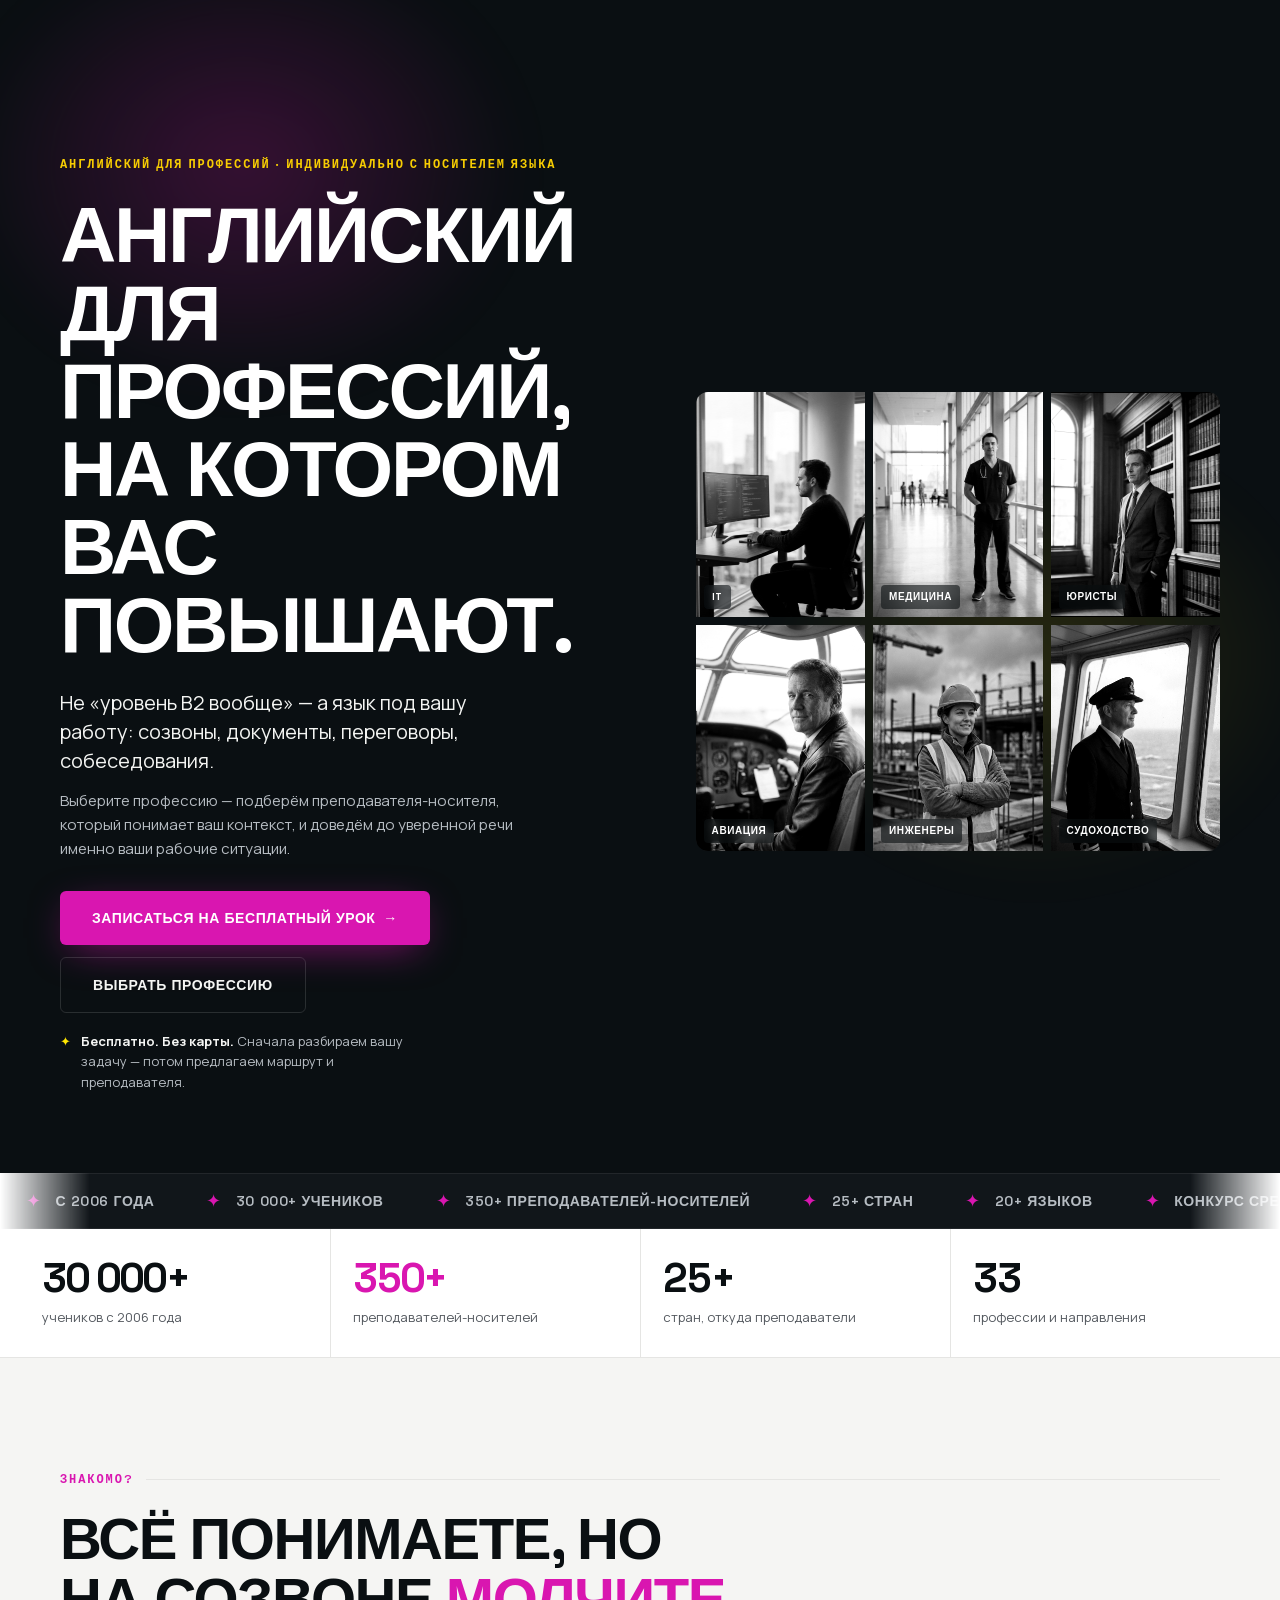
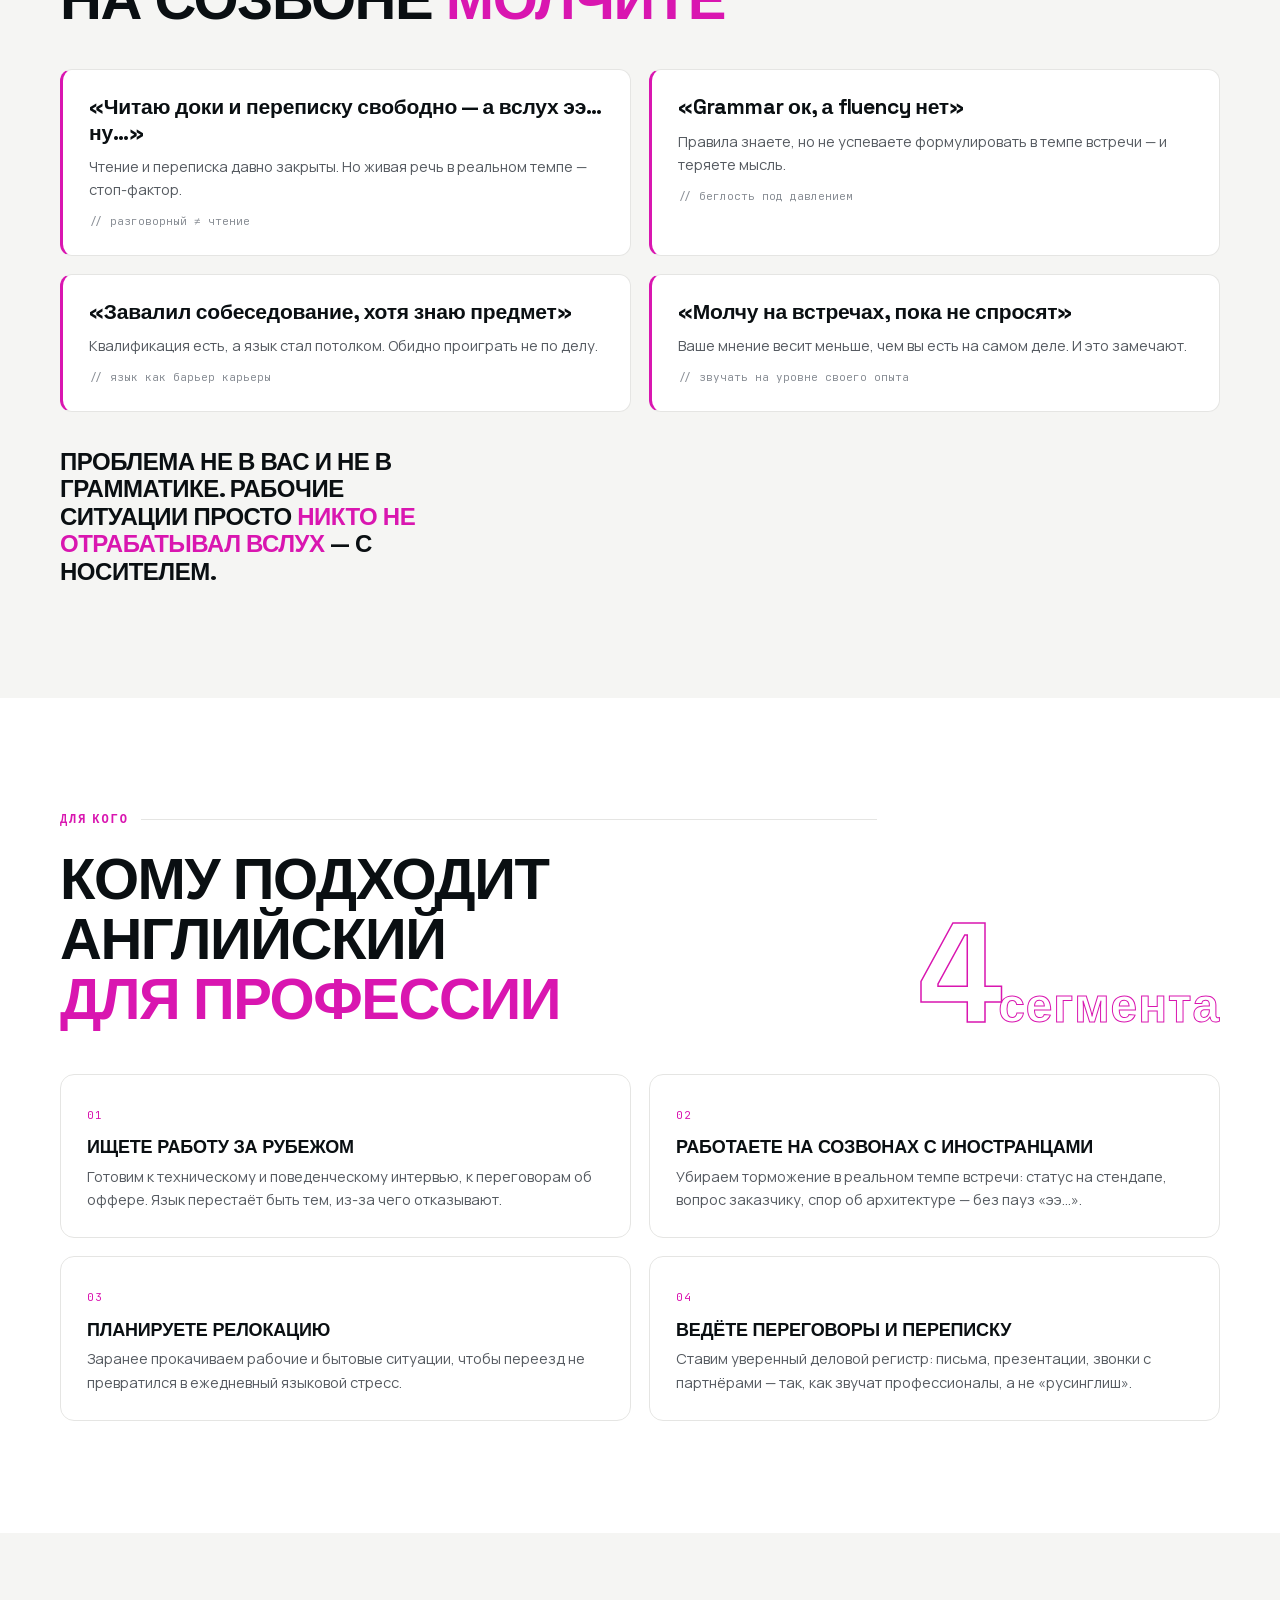
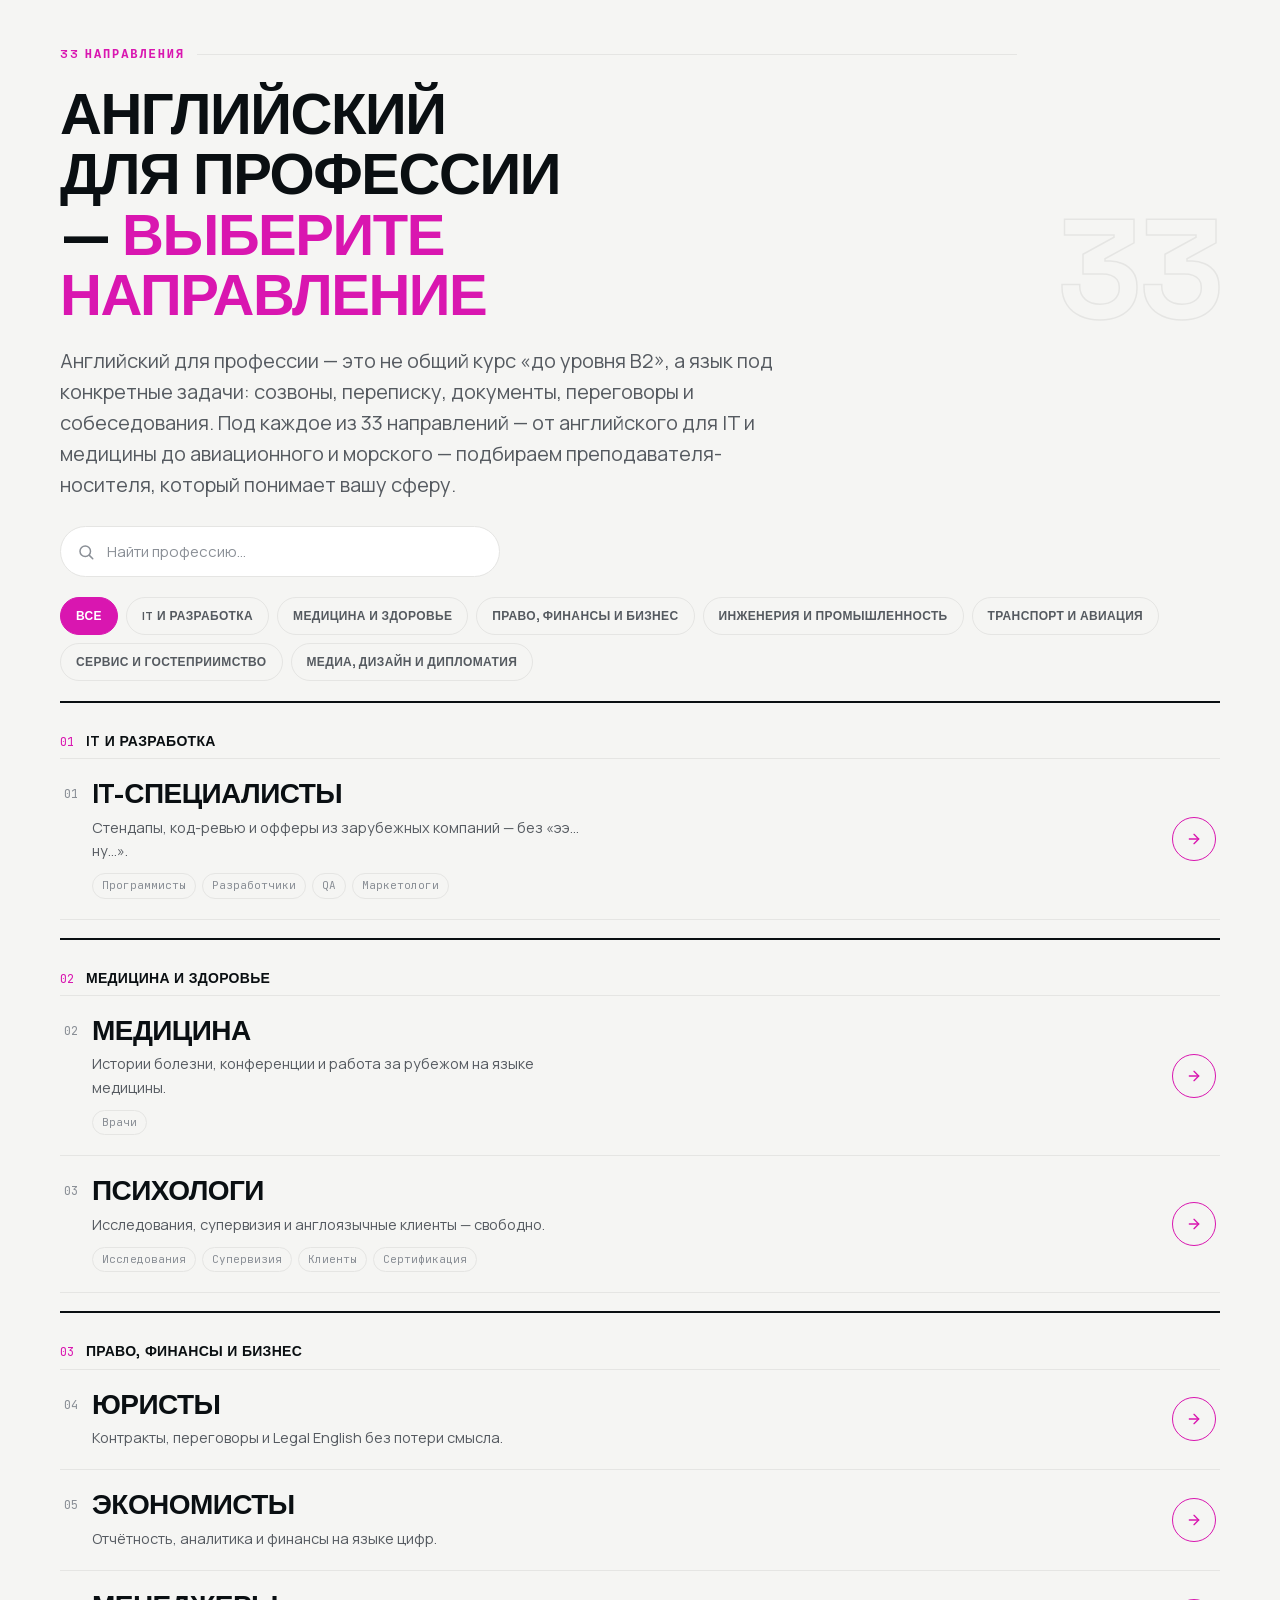
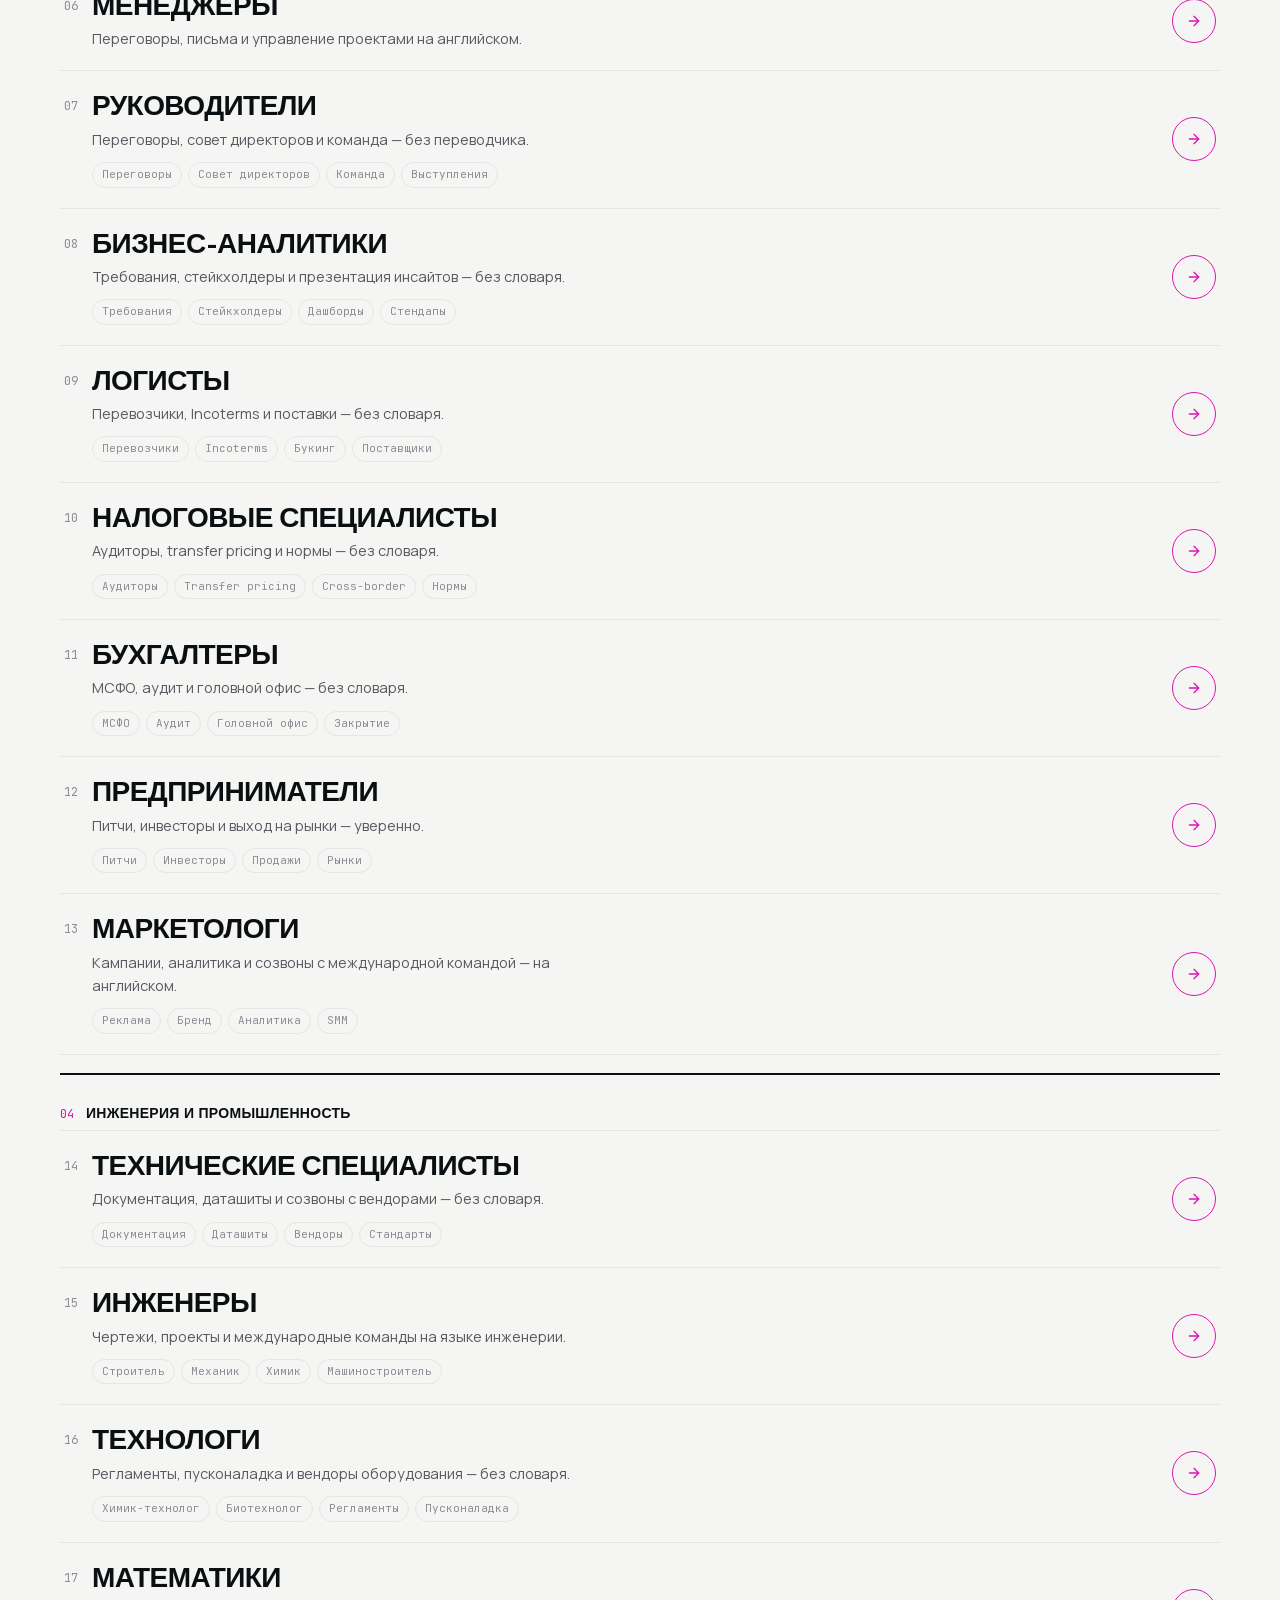
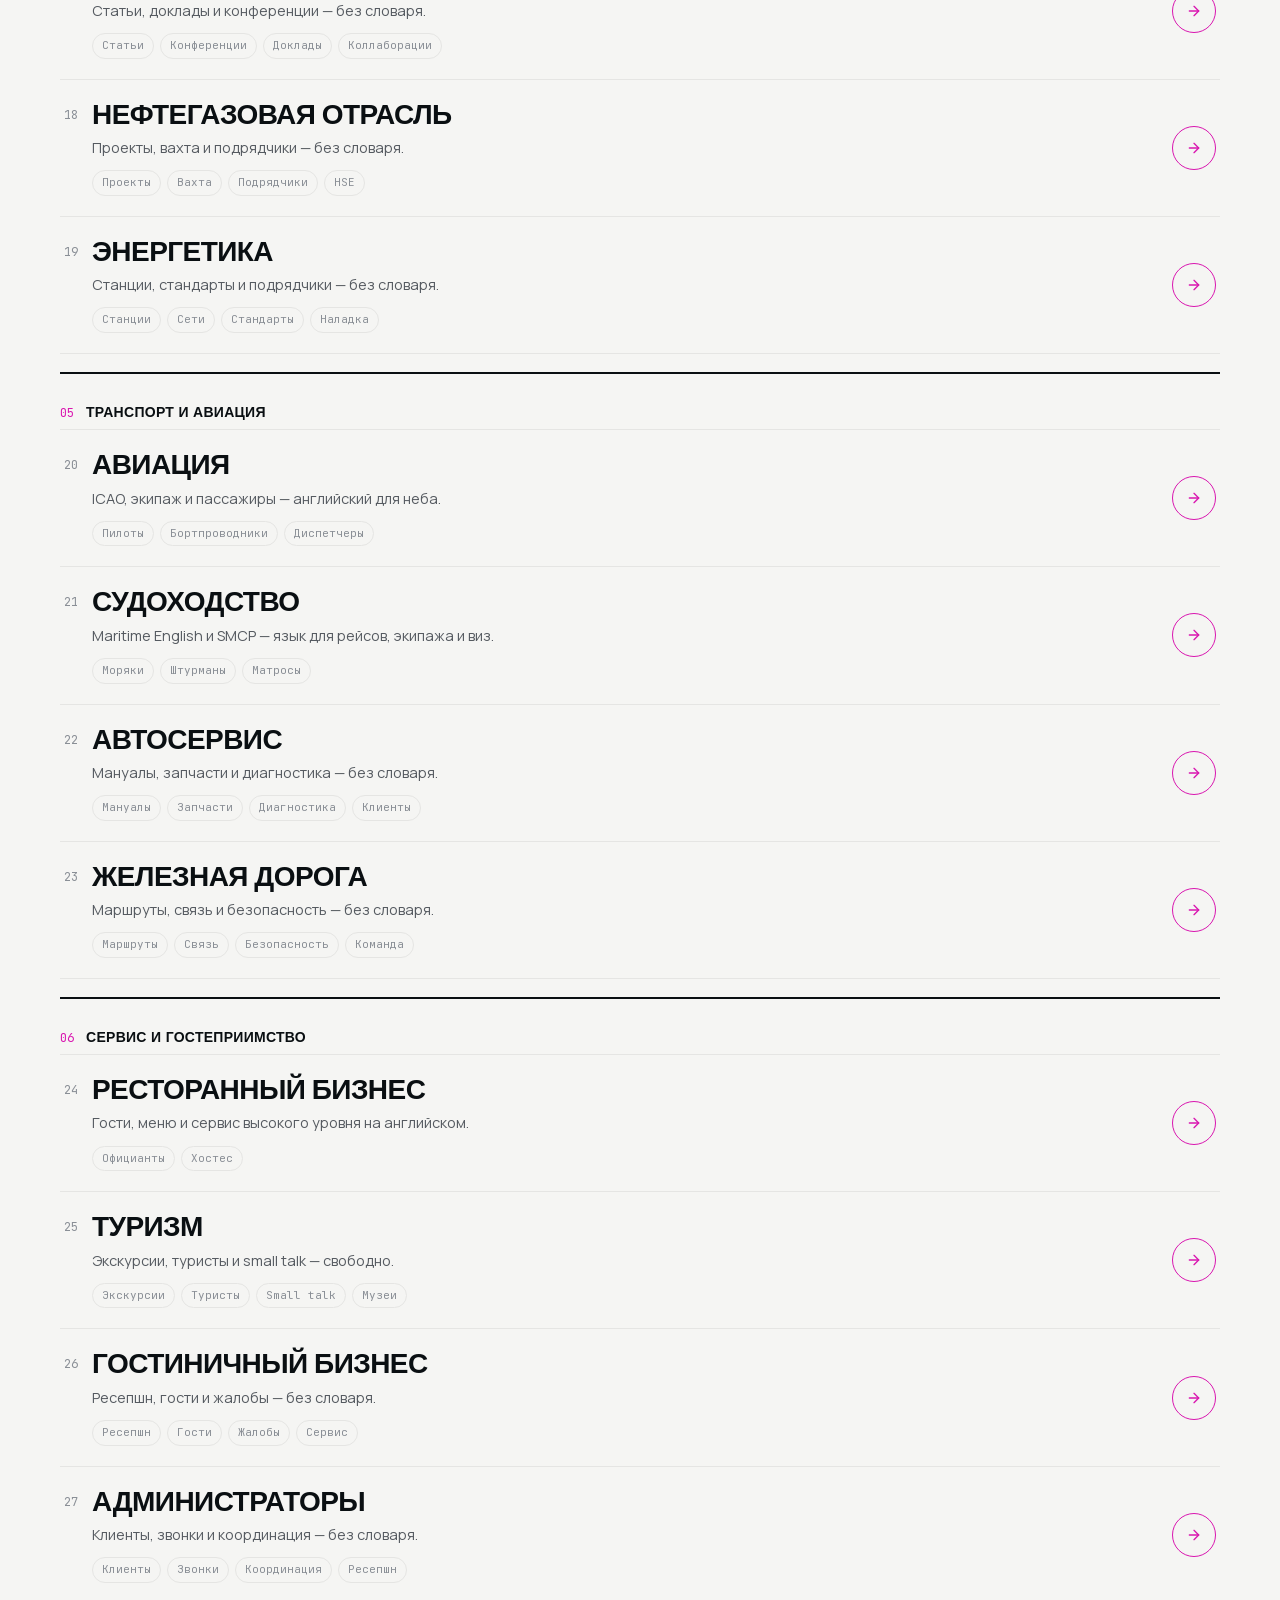
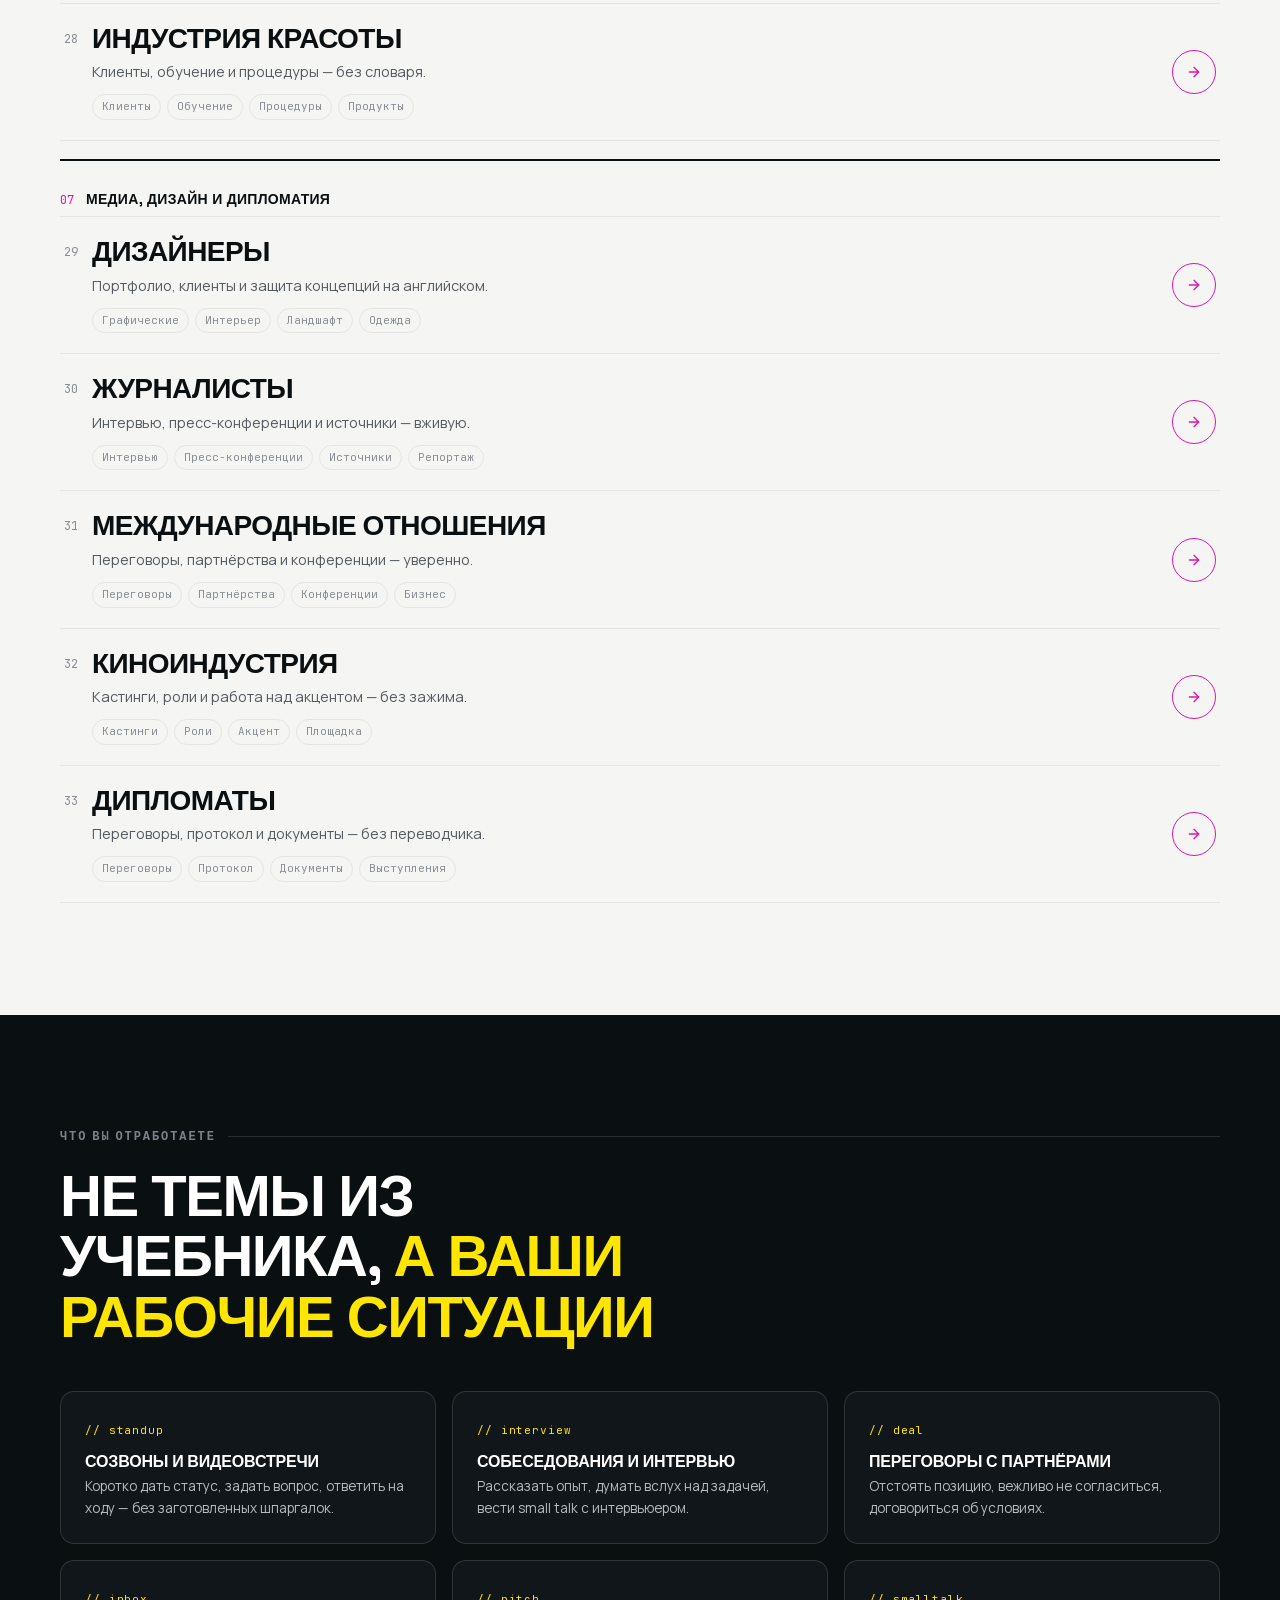
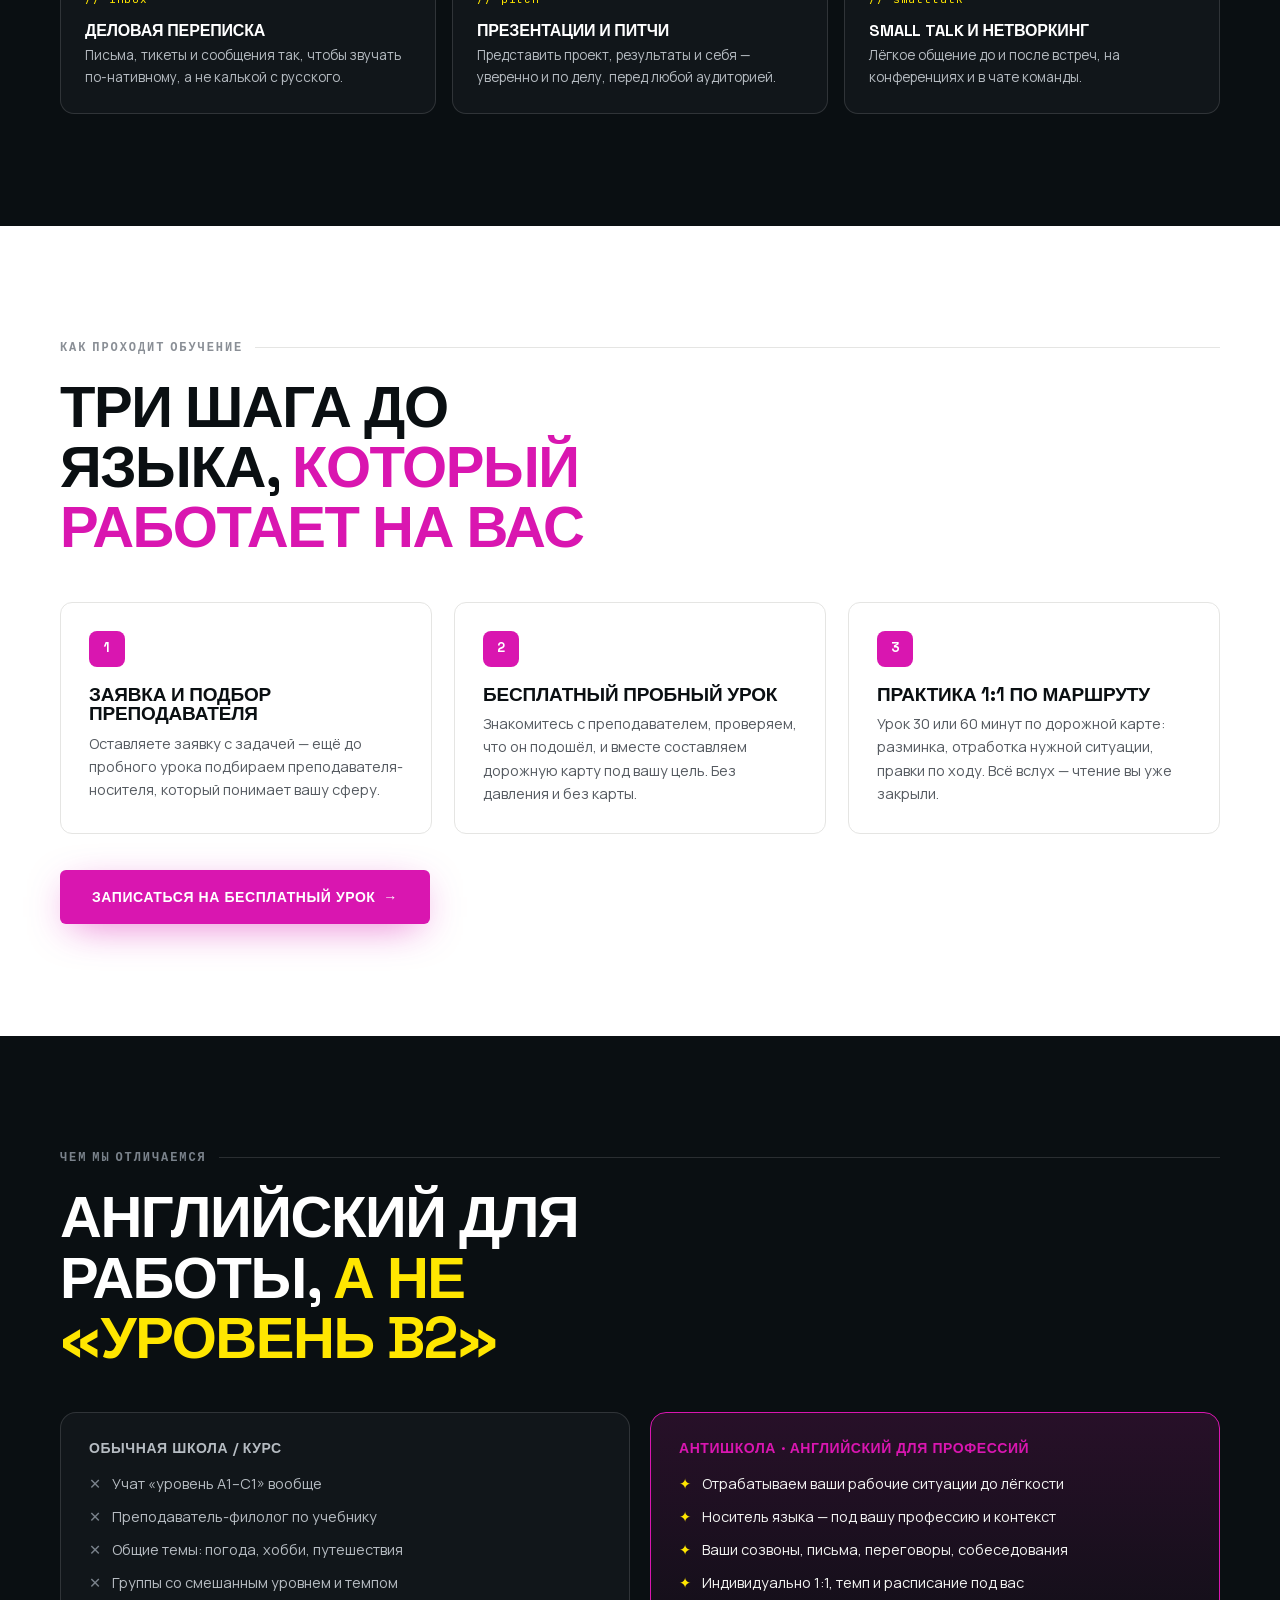
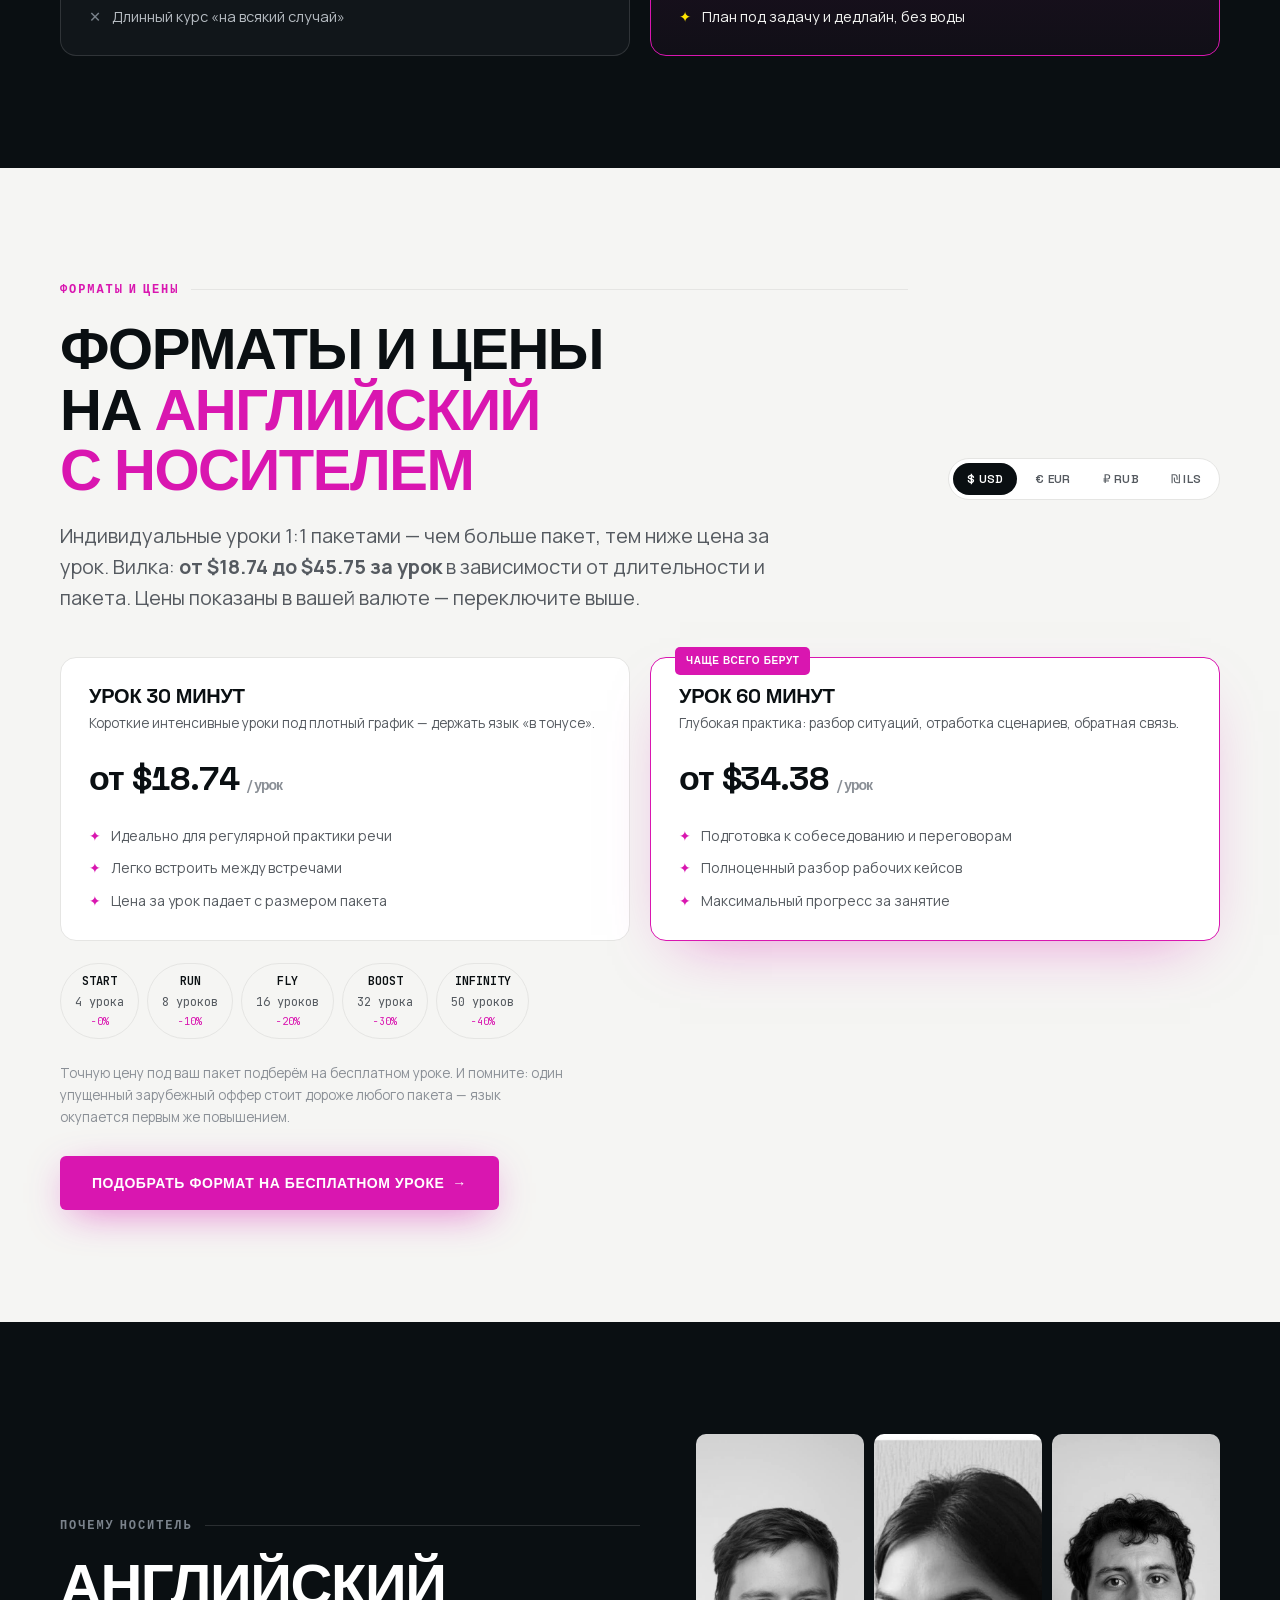
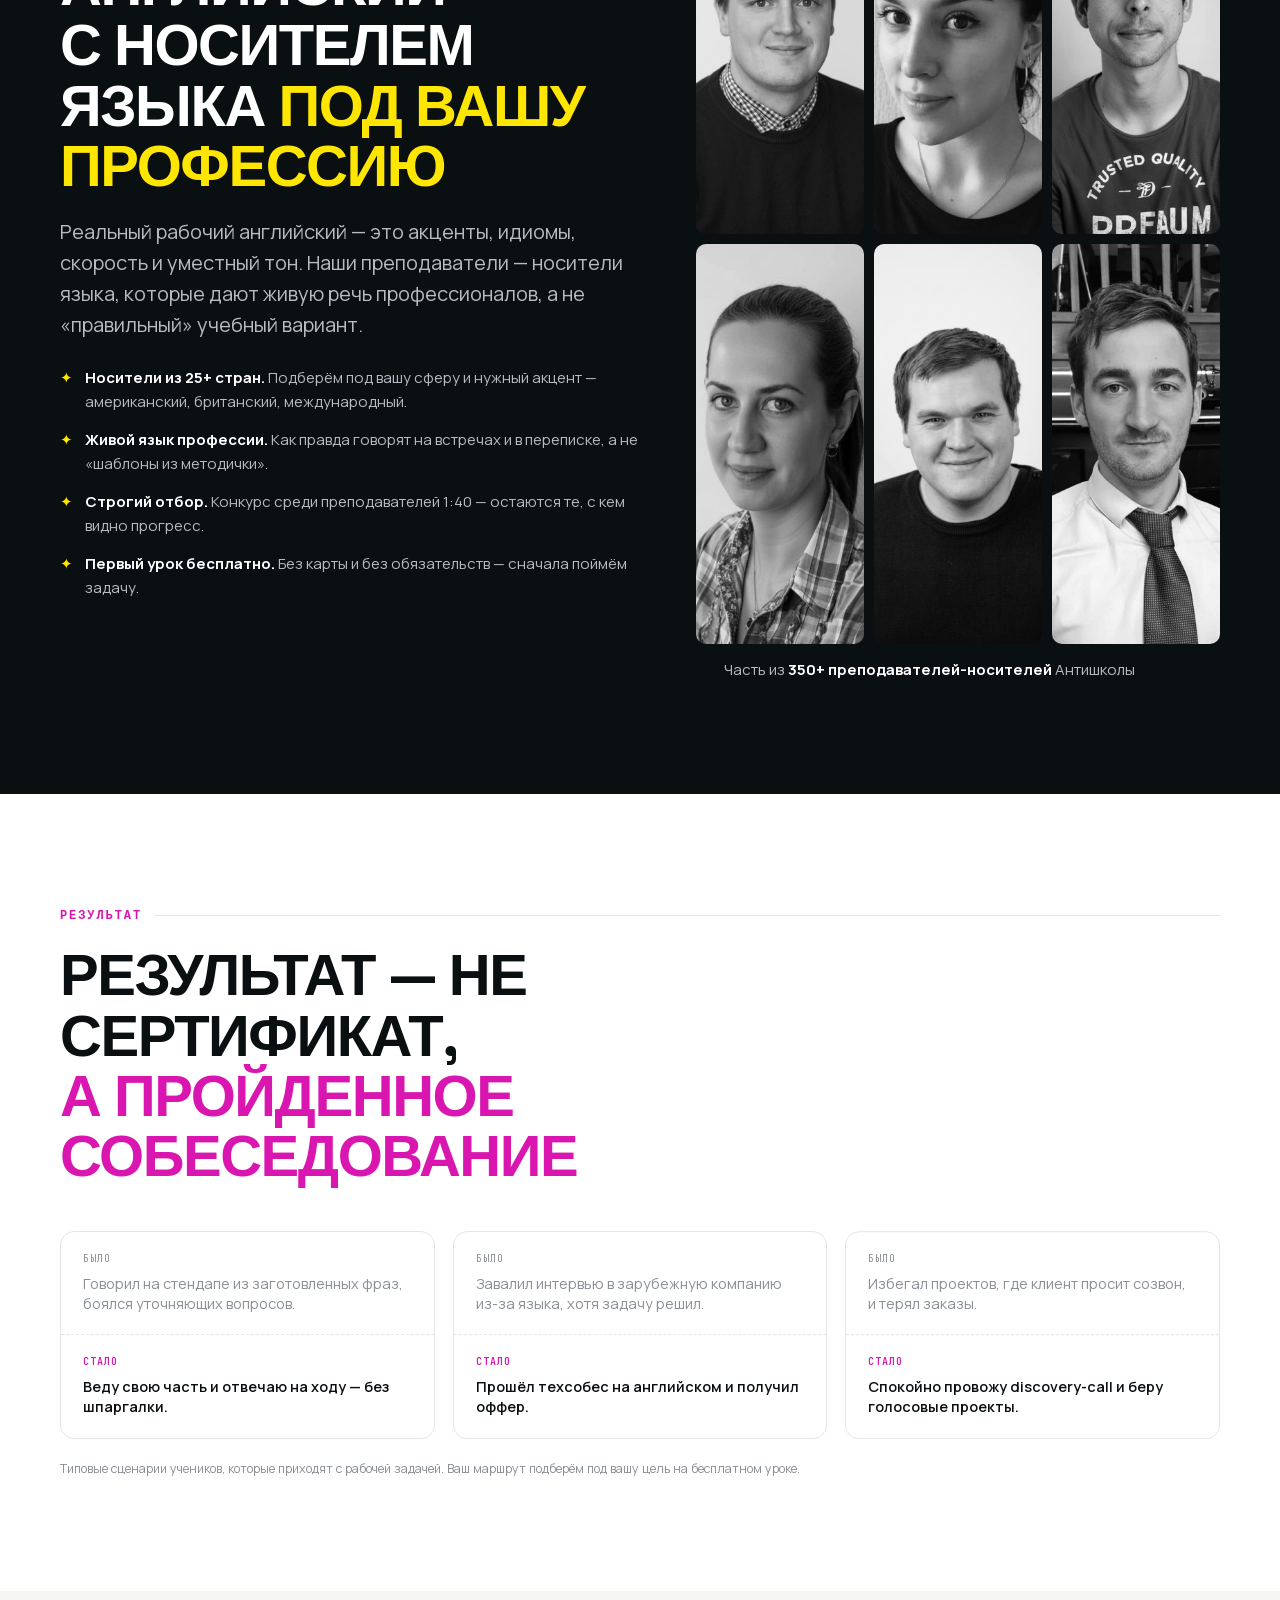
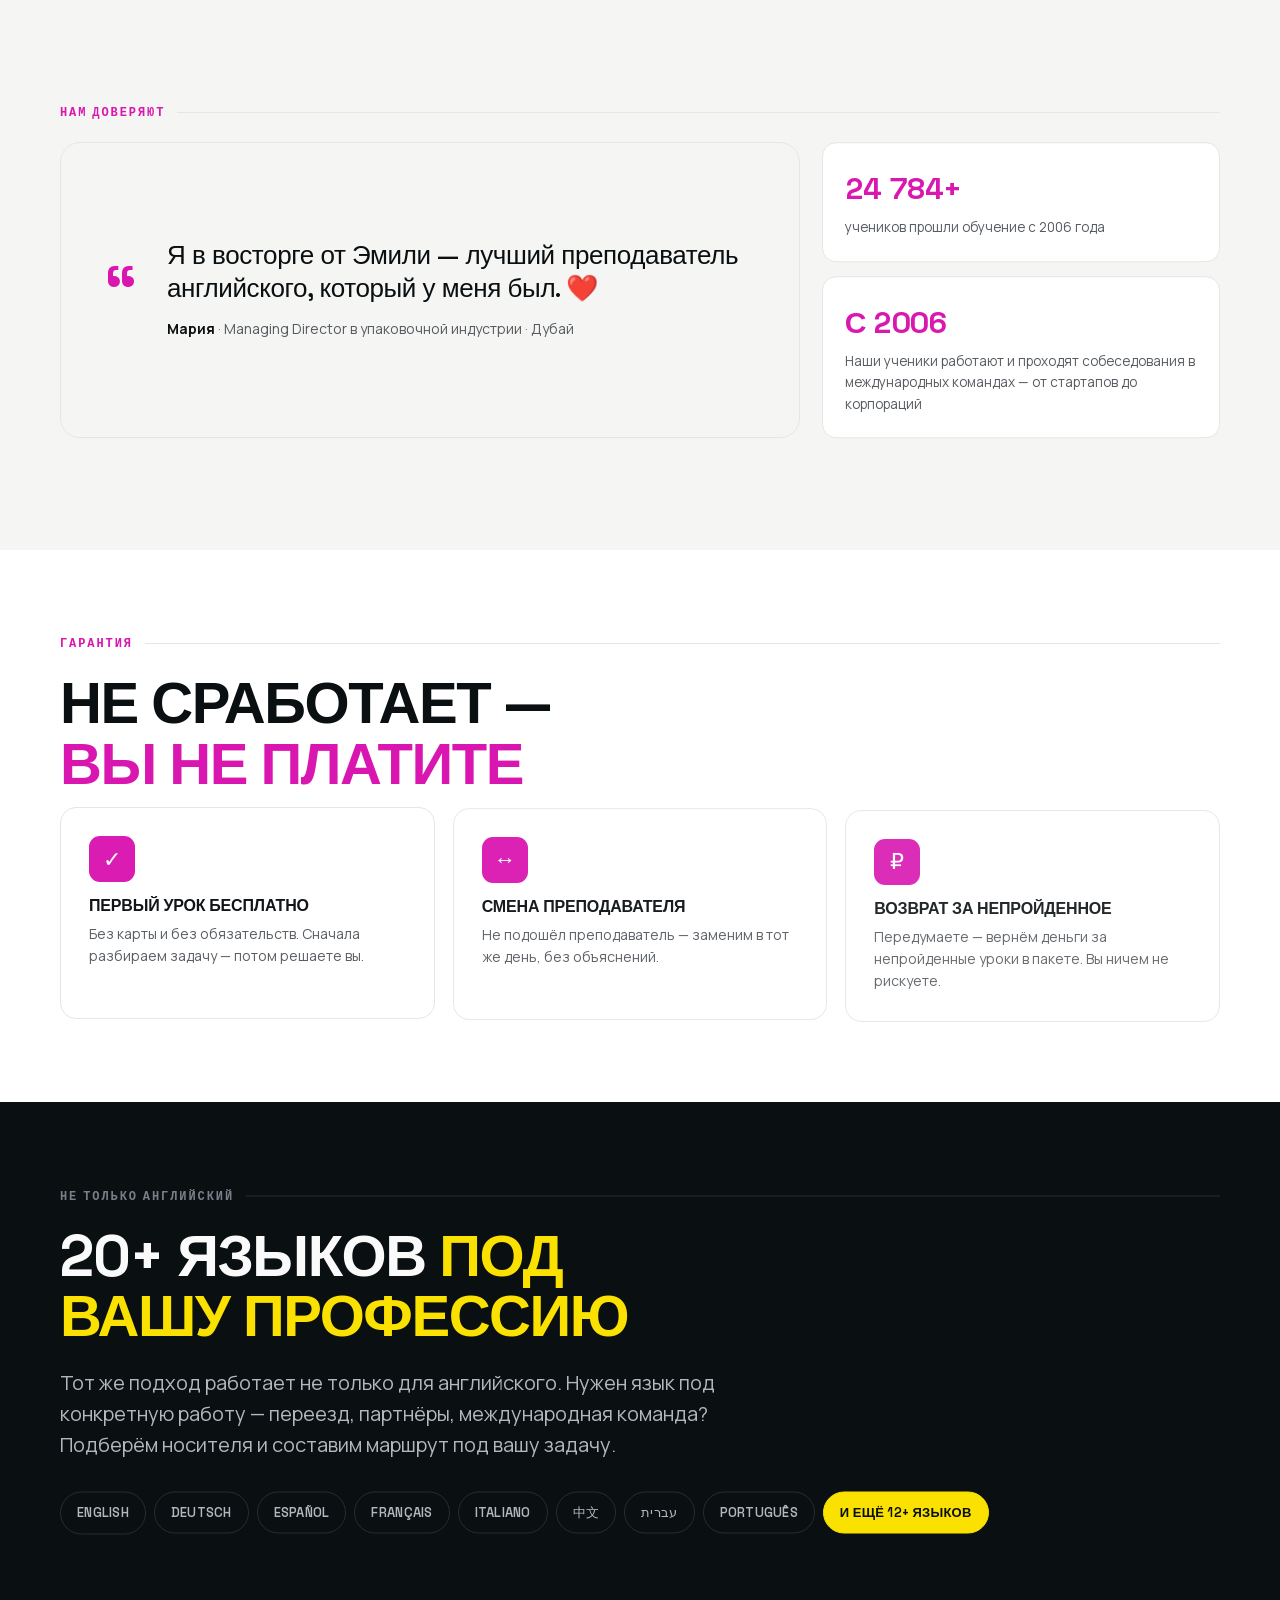
<file: works/antishkola-professiya/index.html>
<!DOCTYPE html>
<html lang="ru">
<head>
<meta charset="UTF-8">
<meta name="viewport" content="width=device-width, initial-scale=1, viewport-fit=cover">
<title>Английский для профессий — с преподавателем-носителем | Антишкола</title>
<meta name="description" content="Английский под вашу профессию: IT, медицина, юристы, инженеры, авиация, судоходство и ещё 30 направлений. 1:1 с носителем языка. Первый урок бесплатно.">
<link rel="canonical" href="https://antishkola.com/professiya/">
<meta name="robots" content="noindex, nofollow">
<meta property="og:type" content="website">
<meta property="og:site_name" content="Антишкола">
<meta property="og:locale" content="ru_RU">
<meta property="og:title" content="Английский для профессий — язык, на котором вас повышают">
<meta property="og:description" content="Не «уровень B2», а язык под вашу работу: созвоны, документы, собеседования. 1:1 с носителем. Первый урок бесплатно.">
<meta property="og:url" content="https://antishkola.com/professiya/">
<meta property="og:image" content="https://antishkola.com/professiya/assets/img/prof-it.jpg">
<meta property="og:image:alt" content="Английский для IT-специалистов с преподавателем-носителем">
<meta name="twitter:card" content="summary_large_image">
<meta name="twitter:title" content="Английский для профессий — язык, на котором вас повышают">
<meta name="twitter:description" content="Язык под вашу работу: созвоны, документы, собеседования. 1:1 с носителем. Первый урок бесплатно.">
<meta name="twitter:image" content="https://antishkola.com/professiya/assets/img/prof-it.jpg">
<meta name="theme-color" content="#0a0f12">
<link href="fonts/fonts.css" rel="stylesheet">
<link rel="stylesheet" href="assets/motion/motion.css">
<link rel="stylesheet" href="styles.css">
<script type="application/ld+json">{"@context": "https://schema.org", "@type": "CollectionPage", "name": "Английский для профессий — с преподавателем-носителем", "url": "https://antishkola.com/professiya/", "description": "Английский под вашу профессию: IT, медицина, юристы, авиация, судоходство и ещё 30 направлений. 1:1 с носителем языка. Первый урок бесплатно.", "isPartOf": {"@type": "WebSite", "name": "Антишкола", "url": "https://antishkola.com/"}}</script>
<script type="application/ld+json">{"@context": "https://schema.org", "@type": "ItemList", "name": "Профессии", "itemListElement": [{"@type": "ListItem", "position": 1, "name": "Английский для IT-специалисты", "url": "https://antishkola.com/professiya/it/"}, {"@type": "ListItem", "position": 2, "name": "Английский для Медицина", "url": "https://antishkola.com/professiya/medicina/"}, {"@type": "ListItem", "position": 3, "name": "Английский для Юристы", "url": "https://antishkola.com/professiya/yurist/"}, {"@type": "ListItem", "position": 4, "name": "Английский для Технические специалисты", "url": "https://antishkola.com/professiya/tehnicheskiy/"}, {"@type": "ListItem", "position": 5, "name": "Английский для Инженеры", "url": "https://antishkola.com/professiya/inzhener/"}, {"@type": "ListItem", "position": 6, "name": "Английский для Авиация", "url": "https://antishkola.com/professiya/aviaciya/"}, {"@type": "ListItem", "position": 7, "name": "Английский для Судоходство", "url": "https://antishkola.com/professiya/sudohodstvo/"}, {"@type": "ListItem", "position": 8, "name": "Английский для Экономисты", "url": "https://antishkola.com/professiya/ekonomist/"}, {"@type": "ListItem", "position": 9, "name": "Английский для Ресторанный бизнес", "url": "https://antishkola.com/professiya/restorannyy-biznes/"}, {"@type": "ListItem", "position": 10, "name": "Английский для Дизайнеры", "url": "https://antishkola.com/professiya/dizaynery/"}, {"@type": "ListItem", "position": 11, "name": "Английский для Менеджеры", "url": "https://antishkola.com/professiya/menedzher/"}, {"@type": "ListItem", "position": 12, "name": "Английский для Психологи", "url": "https://antishkola.com/professiya/psiholog/"}, {"@type": "ListItem", "position": 13, "name": "Английский для Технологи", "url": "https://antishkola.com/professiya/tehnolog/"}, {"@type": "ListItem", "position": 14, "name": "Английский для Руководители", "url": "https://antishkola.com/professiya/rukovoditel/"}, {"@type": "ListItem", "position": 15, "name": "Английский для Бизнес-аналитики", "url": "https://antishkola.com/professiya/biznes-analitik/"}, {"@type": "ListItem", "position": 16, "name": "Английский для Логисты", "url": "https://antishkola.com/professiya/logistika/"}, {"@type": "ListItem", "position": 17, "name": "Английский для Журналисты", "url": "https://antishkola.com/professiya/zhurnalist/"}, {"@type": "ListItem", "position": 18, "name": "Английский для Международные отношения", "url": "https://antishkola.com/professiya/mezhdunarodnye-otnosheniya/"}, {"@type": "ListItem", "position": 19, "name": "Английский для Налоговые специалисты", "url": "https://antishkola.com/professiya/nalogovaya/"}, {"@type": "ListItem", "position": 20, "name": "Английский для Бухгалтеры", "url": "https://antishkola.com/professiya/buhgalteriya/"}, {"@type": "ListItem", "position": 21, "name": "Английский для Туризм", "url": "https://antishkola.com/professiya/turizm/"}, {"@type": "ListItem", "position": 22, "name": "Английский для Предприниматели", "url": "https://antishkola.com/professiya/predprinimatel/"}, {"@type": "ListItem", "position": 23, "name": "Английский для Киноиндустрия", "url": "https://antishkola.com/professiya/kino/"}, {"@type": "ListItem", "position": 24, "name": "Английский для Гостиничный бизнес", "url": "https://antishkola.com/professiya/gostinichnyy-biznes/"}, {"@type": "ListItem", "position": 25, "name": "Английский для Администраторы", "url": "https://antishkola.com/professiya/administrator/"}, {"@type": "ListItem", "position": 26, "name": "Английский для Дипломаты", "url": "https://antishkola.com/professiya/diplomat/"}, {"@type": "ListItem", "position": 27, "name": "Английский для Математики", "url": "https://antishkola.com/professiya/matematika/"}, {"@type": "ListItem", "position": 28, "name": "Английский для Нефтегазовая отрасль", "url": "https://antishkola.com/professiya/neftegaz/"}, {"@type": "ListItem", "position": 29, "name": "Английский для Энергетика", "url": "https://antishkola.com/professiya/energetika/"}, {"@type": "ListItem", "position": 30, "name": "Английский для Автосервис", "url": "https://antishkola.com/professiya/avtoservis/"}, {"@type": "ListItem", "position": 31, "name": "Английский для Индустрия красоты", "url": "https://antishkola.com/professiya/industriya-krasoty/"}, {"@type": "ListItem", "position": 32, "name": "Английский для Железная дорога", "url": "https://antishkola.com/professiya/zhd/"}, {"@type": "ListItem", "position": 33, "name": "Английский для Маркетологи", "url": "https://antishkola.com/professiya/marketolog/"}]}</script>
<script type="application/ld+json">{"@context": "https://schema.org", "@type": "EducationalOrganization", "name": "Антишкола", "url": "https://antishkola.com/", "description": "Языковая школа с преподавателями-носителями. С 2006 года. 30 000+ учеников, 350+ преподавателей-носителей из 25+ стран.", "foundingDate": "2006"}</script>
<script type="application/ld+json">{"@context": "https://schema.org", "@type": "Service", "serviceType": "Английский для профессий — индивидуальные уроки с носителем языка", "provider": {"@type": "EducationalOrganization", "name": "Антишкола", "url": "https://antishkola.com/"}, "areaServed": "Worldwide", "availableChannel": {"@type": "ServiceChannel", "serviceUrl": "https://antishkola.com/professiya/"}, "offers": {"@type": "Offer", "price": "18.74", "priceCurrency": "USD", "description": "Индивидуальный урок 1:1 с преподавателем-носителем 30 минут (цена от, за урок в пакете). Первый урок бесплатно."}}</script>
<script type="application/ld+json">{"@context": "https://schema.org", "@type": "BreadcrumbList", "itemListElement": [{"@type": "ListItem", "position": 1, "name": "Главная", "item": "https://antishkola.com/"}, {"@type": "ListItem", "position": 2, "name": "Английский для профессий", "item": "https://antishkola.com/professiya/"}]}</script>
<script type="application/ld+json">{"@context": "https://schema.org", "@type": "FAQPage", "mainEntity": [{"@type": "Question", "name": "Чем «английский для профессии» отличается от обычных курсов?", "acceptedAnswer": {"@type": "Answer", "text": "Мы не учим «уровень B2 вообще». Берём реальные задачи вашей профессии — созвоны, документы, переговоры, собеседования — и доводим именно их до автоматизма с преподавателем-носителем. Меньше теории, больше вашей рабочей практики."}}, {"@type": "Question", "name": "Кто преподаёт?", "acceptedAnswer": {"@type": "Answer", "text": "Преподаватели-носители языка — 350+ из 25+ стран. Под вашу сферу подбираем того, кто понимает контекст: лексику, стиль общения и то, «как это звучит» у профессионалов."}}, {"@type": "Question", "name": "У меня низкий уровень, подойдёт?", "acceptedAnswer": {"@type": "Answer", "text": "Да. Начинаем с бесплатного урока-диагностики: определяем ваш уровень и строим маршрут под профессию и цель — от первого уверенного созвона до собеседования за рубежом."}}, {"@type": "Question", "name": "Сколько это стоит?", "acceptedAnswer": {"@type": "Answer", "text": "Занятия идут пакетами (от 4 до 50 уроков), 30 или 60 минут, с оплатой в рублях, долларах или шекелях. Точную цену под ваш формат покажем после бесплатного урока — сначала поймём задачу."}}, {"@type": "Question", "name": "Первый урок правда бесплатный?", "acceptedAnswer": {"@type": "Answer", "text": "Да, первый урок бесплатный и без карты. На нём мы разбираем вашу задачу и показываем, как будет строиться обучение. Никакого давления."}}, {"@type": "Question", "name": "Как быстро будет результат?", "acceptedAnswer": {"@type": "Answer", "text": "Зависит от задачи. Под конкретный дедлайн — собеседование или важный созвон — есть интенсивный формат на 3–4 недели. Первые сдвиги в уверенности обычно заметны уже за несколько недель регулярной практики."}}, {"@type": "Question", "name": "Онлайн или очно?", "acceptedAnswer": {"@type": "Answer", "text": "Онлайн, индивидуально 1:1 — из любой точки мира и в удобное время. Нужен только интернет и желание говорить."}}, {"@type": "Question", "name": "А если преподаватель не подойдёт?", "acceptedAnswer": {"@type": "Answer", "text": "Поменяем в любой момент, без объяснений. За непройденные уроки в пакете вернём деньги — вы ничем не рискуете."}}, {"@type": "Question", "name": "С какого уровня можно начинать?", "acceptedAnswer": {"@type": "Answer", "text": "С любого. На бесплатном уроке определяем уровень и строим план. Обычно чтение и грамматика у профессионалов уже есть — а мы добавляем то, чего не хватает: свободную речь в рабочих ситуациях."}}, {"@type": "Question", "name": "Это про грамматику или про разговор?", "acceptedAnswer": {"@type": "Answer", "text": "Про разговор. Грамматику и чтение вы уже закрыли на работе. Мы отрабатываем говорение вслух — созвоны, собеседования, переговоры — пока это не станет привычным."}}, {"@type": "Question", "name": "Можно под конкретный дедлайн — собеседование через 3 недели?", "acceptedAnswer": {"@type": "Answer", "text": "Да. Под дедлайн собираем интенсив: концентрируемся на нужных ситуациях (интервью, созвон с заказчиком) и репетируем их до уверенности."}}, {"@type": "Question", "name": "А если моей профессии нет в списке?", "acceptedAnswer": {"@type": "Answer", "text": "Выберите в форме «Другая профессия» — подберём преподавателя под вашу сферу и составим программу под ваши задачи. 33 направления — это старт, а не потолок."}}, {"@type": "Question", "name": "В каких валютах и какими пакетами оплата?", "acceptedAnswer": {"@type": "Answer", "text": "Пакетами от 4 до 50 уроков, уроки по 30 или 60 минут. Оплата в рублях, долларах или шекелях — как удобно."}}]}</script>
</head>
<body class="no-js" data-anchor-offset="20">
<div class="progress" data-scroll-progress></div>

<!-- NOTE: no header/footer here — these pages live inside the site's English section
     and inherit antishkola.com's standard header & footer. This file = content only. -->

<main id="top">

<section class="hero hero-rhythm" id="hero">
  <div class="hero-glow"></div>
  <div class="hero-glow y"></div>
  <div class="wrap">
    <div class="hero-grid-wrap">
      <div>
        <div class="hero-eyebrow" data-reveal><span class="kicker y">Английский для профессий · индивидуально с носителем языка</span></div>
        <h1 class="hero-h1" data-reveal>Английский для профессий, на котором вас повышают.</h1>
        <p class="hero-promise" data-reveal data-delay=".1">Не «уровень B2 вообще» — а язык под вашу работу: созвоны, документы, переговоры, собеседования.</p>
        <p class="hero-sub" data-reveal data-delay=".15">Выберите профессию — подберём преподавателя-носителя, который понимает ваш контекст, и доведём до уверенной речи именно ваши рабочие ситуации.</p>
        <div class="hero-cta" data-reveal data-delay=".2">
          <a class="btn btn-primary btn-lg" href="#zapis" data-magnetic>Записаться на бесплатный урок <span class="arr">→</span></a>
          <a class="btn btn-ghost on-dark btn-lg" href="#professii" data-magnetic>Выбрать профессию</a>
        </div>
        <p class="hero-obj" data-reveal data-delay=".25"><span class="ck">✦</span><span><b>Бесплатно. Без карты.</b> Сначала разбираем вашу задачу — потом предлагаем маршрут и преподавателя.</span></p>
      </div>
      <div class="hero-shots" data-reveal-stagger="clip" data-stagger=".07">
        <div class="shot"><img src="assets/img/prof-it.jpg" alt="Английский для IT-специалистов" fetchpriority="high" width="900" height="1200" loading="lazy"><span class="cap">IT</span></div>
        <div class="shot"><img src="assets/img/prof-medicina.jpg" alt="Английский для медицины" width="900" height="1200" loading="lazy"><span class="cap">Медицина</span></div>
        <div class="shot"><img src="assets/img/prof-yurist.jpg" alt="Английский для юристов" width="900" height="1200" loading="lazy"><span class="cap">Юристы</span></div>
        <div class="shot"><img src="assets/img/prof-aviaciya.jpg" alt="Авиационный английский" width="900" height="1200" loading="lazy"><span class="cap">Авиация</span></div>
        <div class="shot"><img src="assets/img/prof-inzhener.jpg" alt="Английский для инженеров" width="900" height="1200" loading="lazy"><span class="cap">Инженеры</span></div>
        <div class="shot"><img src="assets/img/prof-sudohodstvo.jpg" alt="Английский для моряков" width="900" height="1200" loading="lazy"><span class="cap">Судоходство</span></div>
      </div>
    </div>
  </div>
</section>

<div class="mq" data-marquee>
  <div class="mq-row" data-marquee-track>
    <span class="mq-item"><span class="d">✦</span> С 2006 года</span>
    <span class="mq-item"><span class="d">✦</span> 30 000+ учеников</span>
    <span class="mq-item"><span class="d">✦</span> 350+ преподавателей-носителей</span>
    <span class="mq-item"><span class="d">✦</span> 25+ стран</span>
    <span class="mq-item"><span class="d">✦</span> 20+ языков</span>
    <span class="mq-item"><span class="d">✦</span> Конкурс среди преподавателей 1:40</span>
    <span class="mq-item"><span class="d">✦</span> Индивидуально 1:1</span>
    <span class="mq-item"><span class="d">✦</span> С 2006 года</span>
    <span class="mq-item"><span class="d">✦</span> 30 000+ учеников</span>
    <span class="mq-item"><span class="d">✦</span> 350+ преподавателей-носителей</span>
    <span class="mq-item"><span class="d">✦</span> 25+ стран</span>
    <span class="mq-item"><span class="d">✦</span> 20+ языков</span>
    <span class="mq-item"><span class="d">✦</span> Конкурс среди преподавателей 1:40</span>
    <span class="mq-item"><span class="d">✦</span> Индивидуально 1:1</span>
  </div>
</div>

<section class="stats">
  <div class="wrap">
    <div class="stat" data-reveal><div class="num"><span data-count="30000" data-suffix="+">30 000+</span></div><div class="lbl">учеников с 2006 года</div></div>
    <div class="stat" data-reveal><div class="num accent-m"><span data-count="350" data-suffix="+">350+</span></div><div class="lbl">преподавателей-носителей</div></div>
    <div class="stat" data-reveal><div class="num"><span data-count="25" data-suffix="+">25+</span></div><div class="lbl">стран, откуда преподаватели</div></div>
    <div class="stat" data-reveal><div class="num"><span data-count="33">33</span></div><div class="lbl">профессии и направления</div></div>
  </div>
</section>

<section class="section problem paper2" id="problem">
  <div class="wrap">
    <div class="eyebrow-row" data-reveal><span class="kicker" style="color:var(--magenta)">Знакомо?</span><span class="ln"></span></div>
    <h2 class="h2" data-reveal>Всё понимаете, но на созвоне <span class="accent-m">молчите</span></h2>
    <div class="pain-grid">
      <div class="pain" data-reveal><div class="pq">«Читаю доки и переписку свободно — а вслух ээ… ну…»</div><p class="pa">Чтение и переписка давно закрыты. Но живая речь в реальном темпе — стоп-фактор.</p><span class="ptag">// разговорный ≠ чтение</span></div>
      <div class="pain" data-reveal data-delay=".06"><div class="pq">«Grammar ок, а fluency нет»</div><p class="pa">Правила знаете, но не успеваете формулировать в темпе встречи — и теряете мысль.</p><span class="ptag">// беглость под давлением</span></div>
      <div class="pain" data-reveal data-delay=".12"><div class="pq">«Завалил собеседование, хотя знаю предмет»</div><p class="pa">Квалификация есть, а язык стал потолком. Обидно проиграть не по делу.</p><span class="ptag">// язык как барьер карьеры</span></div>
      <div class="pain" data-reveal data-delay=".18"><div class="pq">«Молчу на встречах, пока не спросят»</div><p class="pa">Ваше мнение весит меньше, чем вы есть на самом деле. И это замечают.</p><span class="ptag">// звучать на уровне своего опыта</span></div>
    </div>
    <p class="bridge" data-reveal>Проблема не в вас и не в грамматике. Рабочие ситуации просто <b>никто не отрабатывал вслух</b> — с носителем.</p>
  </div>
</section>

<section class="section segments" id="komu">
  <div class="sec-head wrap" data-reveal>
    <div>
      <div class="eyebrow-row"><span class="kicker" style="color:var(--magenta)">Для кого</span><span class="ln"></span></div>
      <h2 class="h2" data-reveal>Кому подходит английский <span class="accent-m">для профессии</span></h2>
    </div>
    <div class="kbignum m" aria-hidden="true">4<span class="u">сегмента</span></div>
  </div>
  <div class="wrap">
    <div class="seg-grid" data-reveal-stagger data-stagger=".07">
      <div class="seg"><span class="si">01</span><h3>Ищете работу за рубежом</h3><p>Готовим к техническому и поведенческому интервью, к переговорам об оффере. Язык перестаёт быть тем, из-за чего отказывают.</p></div>
      <div class="seg"><span class="si">02</span><h3>Работаете на созвонах с иностранцами</h3><p>Убираем торможение в реальном темпе встречи: статус на стендапе, вопрос заказчику, спор об архитектуре — без пауз «ээ…».</p></div>
      <div class="seg"><span class="si">03</span><h3>Планируете релокацию</h3><p>Заранее прокачиваем рабочие и бытовые ситуации, чтобы переезд не превратился в ежедневный языковой стресс.</p></div>
      <div class="seg"><span class="si">04</span><h3>Ведёте переговоры и переписку</h3><p>Ставим уверенный деловой регистр: письма, презентации, звонки с партнёрами — так, как звучат профессионалы, а не «русинглиш».</p></div>
    </div>
  </div>
</section>

<section class="section paper2 index" id="professii">
  <div class="sec-head wrap" data-reveal>
    <div>
      <div class="eyebrow-row"><span class="kicker" style="color:var(--magenta)">33 направления</span><span class="ln"></span></div>
      <h2 class="h2" data-reveal>Английский для профессии — <span class="accent-m">выберите направление</span></h2>
    </div>
    <div class="kbignum" aria-hidden="true">33</div>
  </div>
  <div class="wrap">
    <p class="lead" data-reveal>Английский для профессии — это не общий курс «до уровня B2», а язык под конкретные задачи: созвоны, переписку, документы, переговоры и собеседования. Под каждое из 33 направлений — от английского для IT и медицины до авиационного и морского — подбираем преподавателя-носителя, который понимает вашу сферу.</p>
    <div class="index-head" data-reveal style="margin-top:26px">
      <div class="index-search">
        <span class="ic" aria-hidden="true"><svg width="18" height="18" viewBox="0 0 24 24" fill="none" stroke="currentColor" stroke-width="2" stroke-linecap="round"><circle cx="11" cy="11" r="7"/><line x1="21" y1="21" x2="16.5" y2="16.5"/></svg></span>
        <input type="search" id="profSearch" placeholder="Найти профессию…" aria-label="Поиск профессии">
      </div>
      <div class="filters" id="profFilters">
        <button class="filter active" data-filter="all">Все</button>
        <button class="filter" data-filter="it">IT и разработка</button>
        <button class="filter" data-filter="med">Медицина и здоровье</button>
        <button class="filter" data-filter="biz">Право, финансы и бизнес</button>
        <button class="filter" data-filter="eng">Инженерия и промышленность</button>
        <button class="filter" data-filter="trans">Транспорт и авиация</button>
        <button class="filter" data-filter="serv">Сервис и гостеприимство</button>
        <button class="filter" data-filter="media">Медиа, дизайн и дипломатия</button>
      </div>
    </div>
    <div id="profList">
    <div class="cat-group" data-catgroup="it">
      <div class="cat-title"><span class="cn">01</span><h3>IT и разработка</h3></div>
      <div class="prof is-ready" data-cat="it" data-name="it-специалисты английский для it программисты разработчики qa маркетологи" data-ready="1">
        <span class="pnum">01</span>
        <div class="pbody">
          <h4 class="pname">IT-специалисты</h4>
          <p class="phook">Стендапы, код-ревью и офферы из зарубежных компаний — без «ээ… ну…».</p>
          <div class="proles"><span class="role">Программисты</span><span class="role">Разработчики</span><span class="role">QA</span><span class="role">Маркетологи</span></div>
        </div>
        <div class="pgo" aria-hidden="true"><svg viewBox="0 0 24 24" fill="none" stroke="currentColor" stroke-width="2" stroke-linecap="round" stroke-linejoin="round"><line x1="5" y1="12" x2="19" y2="12"/><polyline points="12 5 19 12 12 19"/></svg></div>
        <span class="pghost" aria-hidden="true">SHIP IT</span>
        <a class="pcover" href="./it/" aria-label="IT-специалисты — английский для IT"></a>
      </div>
    </div>
    <div class="cat-group" data-catgroup="med">
      <div class="cat-title"><span class="cn">02</span><h3>Медицина и здоровье</h3></div>
      <div class="prof is-ready" data-cat="med" data-name="медицина английский для медицинских работников врачи" data-ready="1">
        <span class="pnum">02</span>
        <div class="pbody">
          <h4 class="pname">Медицина</h4>
          <p class="phook">Истории болезни, конференции и работа за рубежом на языке медицины.</p>
          <div class="proles"><span class="role">Врачи</span></div>
        </div>
        <div class="pgo" aria-hidden="true"><svg viewBox="0 0 24 24" fill="none" stroke="currentColor" stroke-width="2" stroke-linecap="round" stroke-linejoin="round"><line x1="5" y1="12" x2="19" y2="12"/><polyline points="12 5 19 12 12 19"/></svg></div>
        <span class="pghost" aria-hidden="true">CLINICAL</span>
        <a class="pcover" href="./medicina/" aria-label="Медицина — английский для медицинских работников"></a>
      </div>
      <div class="prof is-ready" data-cat="med" data-name="психологи английский для психологов исследования супервизия клиенты сертификация" data-ready="1">
        <span class="pnum">03</span>
        <div class="pbody">
          <h4 class="pname">Психологи</h4>
          <p class="phook">Исследования, супервизия и англоязычные клиенты — свободно.</p>
          <div class="proles"><span class="role">Исследования</span><span class="role">Супервизия</span><span class="role">Клиенты</span><span class="role">Сертификация</span></div>
        </div>
        <div class="pgo" aria-hidden="true"><svg viewBox="0 0 24 24" fill="none" stroke="currentColor" stroke-width="2" stroke-linecap="round" stroke-linejoin="round"><line x1="5" y1="12" x2="19" y2="12"/><polyline points="12 5 19 12 12 19"/></svg></div>
        <span class="pghost" aria-hidden="true">THERAPY</span>
        <a class="pcover" href="./psiholog/" aria-label="Психологи — английский для психологов"></a>
      </div>
    </div>
    <div class="cat-group" data-catgroup="biz">
      <div class="cat-title"><span class="cn">03</span><h3>Право, финансы и бизнес</h3></div>
      <div class="prof is-ready" data-cat="biz" data-name="юристы английский для юристов " data-ready="1">
        <span class="pnum">04</span>
        <div class="pbody">
          <h4 class="pname">Юристы</h4>
          <p class="phook">Контракты, переговоры и Legal English без потери смысла.</p>
          
        </div>
        <div class="pgo" aria-hidden="true"><svg viewBox="0 0 24 24" fill="none" stroke="currentColor" stroke-width="2" stroke-linecap="round" stroke-linejoin="round"><line x1="5" y1="12" x2="19" y2="12"/><polyline points="12 5 19 12 12 19"/></svg></div>
        <span class="pghost" aria-hidden="true">LEGAL</span>
        <a class="pcover" href="./yurist/" aria-label="Юристы — английский для юристов"></a>
      </div>
      <div class="prof is-ready" data-cat="biz" data-name="экономисты английский для экономистов " data-ready="1">
        <span class="pnum">05</span>
        <div class="pbody">
          <h4 class="pname">Экономисты</h4>
          <p class="phook">Отчётность, аналитика и финансы на языке цифр.</p>
          
        </div>
        <div class="pgo" aria-hidden="true"><svg viewBox="0 0 24 24" fill="none" stroke="currentColor" stroke-width="2" stroke-linecap="round" stroke-linejoin="round"><line x1="5" y1="12" x2="19" y2="12"/><polyline points="12 5 19 12 12 19"/></svg></div>
        <span class="pghost" aria-hidden="true">FINANCE</span>
        <a class="pcover" href="./ekonomist/" aria-label="Экономисты — английский для экономистов"></a>
      </div>
      <div class="prof is-ready" data-cat="biz" data-name="менеджеры английский для менеджеров " data-ready="1">
        <span class="pnum">06</span>
        <div class="pbody">
          <h4 class="pname">Менеджеры</h4>
          <p class="phook">Переговоры, письма и управление проектами на английском.</p>
          
        </div>
        <div class="pgo" aria-hidden="true"><svg viewBox="0 0 24 24" fill="none" stroke="currentColor" stroke-width="2" stroke-linecap="round" stroke-linejoin="round"><line x1="5" y1="12" x2="19" y2="12"/><polyline points="12 5 19 12 12 19"/></svg></div>
        <span class="pghost" aria-hidden="true">MANAGE</span>
        <a class="pcover" href="./menedzher/" aria-label="Менеджеры — английский для менеджеров"></a>
      </div>
      <div class="prof is-ready" data-cat="biz" data-name="руководители английский для руководителя переговоры совет директоров команда выступления" data-ready="1">
        <span class="pnum">07</span>
        <div class="pbody">
          <h4 class="pname">Руководители</h4>
          <p class="phook">Переговоры, совет директоров и команда — без переводчика.</p>
          <div class="proles"><span class="role">Переговоры</span><span class="role">Совет директоров</span><span class="role">Команда</span><span class="role">Выступления</span></div>
        </div>
        <div class="pgo" aria-hidden="true"><svg viewBox="0 0 24 24" fill="none" stroke="currentColor" stroke-width="2" stroke-linecap="round" stroke-linejoin="round"><line x1="5" y1="12" x2="19" y2="12"/><polyline points="12 5 19 12 12 19"/></svg></div>
        <span class="pghost" aria-hidden="true">LEAD</span>
        <a class="pcover" href="./rukovoditel/" aria-label="Руководители — английский для руководителя"></a>
      </div>
      <div class="prof is-ready" data-cat="biz" data-name="бизнес-аналитики английский для аналитика требования стейкхолдеры дашборды стендапы" data-ready="1">
        <span class="pnum">08</span>
        <div class="pbody">
          <h4 class="pname">Бизнес-аналитики</h4>
          <p class="phook">Требования, стейкхолдеры и презентация инсайтов — без словаря.</p>
          <div class="proles"><span class="role">Требования</span><span class="role">Стейкхолдеры</span><span class="role">Дашборды</span><span class="role">Стендапы</span></div>
        </div>
        <div class="pgo" aria-hidden="true"><svg viewBox="0 0 24 24" fill="none" stroke="currentColor" stroke-width="2" stroke-linecap="round" stroke-linejoin="round"><line x1="5" y1="12" x2="19" y2="12"/><polyline points="12 5 19 12 12 19"/></svg></div>
        <span class="pghost" aria-hidden="true">ANALYZE</span>
        <a class="pcover" href="./biznes-analitik/" aria-label="Бизнес-аналитики — английский для аналитика"></a>
      </div>
      <div class="prof is-ready" data-cat="biz" data-name="логисты английский для логистов перевозчики incoterms букинг поставщики" data-ready="1">
        <span class="pnum">09</span>
        <div class="pbody">
          <h4 class="pname">Логисты</h4>
          <p class="phook">Перевозчики, Incoterms и поставки — без словаря.</p>
          <div class="proles"><span class="role">Перевозчики</span><span class="role">Incoterms</span><span class="role">Букинг</span><span class="role">Поставщики</span></div>
        </div>
        <div class="pgo" aria-hidden="true"><svg viewBox="0 0 24 24" fill="none" stroke="currentColor" stroke-width="2" stroke-linecap="round" stroke-linejoin="round"><line x1="5" y1="12" x2="19" y2="12"/><polyline points="12 5 19 12 12 19"/></svg></div>
        <span class="pghost" aria-hidden="true">SUPPLY</span>
        <a class="pcover" href="./logistika/" aria-label="Логисты — английский для логистов"></a>
      </div>
      <div class="prof is-ready" data-cat="biz" data-name="налоговые специалисты английский для налоговых специалистов аудиторы transfer pricing cross-border нормы" data-ready="1">
        <span class="pnum">10</span>
        <div class="pbody">
          <h4 class="pname">Налоговые специалисты</h4>
          <p class="phook">Аудиторы, transfer pricing и нормы — без словаря.</p>
          <div class="proles"><span class="role">Аудиторы</span><span class="role">Transfer pricing</span><span class="role">Cross-border</span><span class="role">Нормы</span></div>
        </div>
        <div class="pgo" aria-hidden="true"><svg viewBox="0 0 24 24" fill="none" stroke="currentColor" stroke-width="2" stroke-linecap="round" stroke-linejoin="round"><line x1="5" y1="12" x2="19" y2="12"/><polyline points="12 5 19 12 12 19"/></svg></div>
        <span class="pghost" aria-hidden="true">TAX</span>
        <a class="pcover" href="./nalogovaya/" aria-label="Налоговые специалисты — английский для налоговых специалистов"></a>
      </div>
      <div class="prof is-ready" data-cat="biz" data-name="бухгалтеры английский для бухгалтера мсфо аудит головной офис закрытие" data-ready="1">
        <span class="pnum">11</span>
        <div class="pbody">
          <h4 class="pname">Бухгалтеры</h4>
          <p class="phook">МСФО, аудит и головной офис — без словаря.</p>
          <div class="proles"><span class="role">МСФО</span><span class="role">Аудит</span><span class="role">Головной офис</span><span class="role">Закрытие</span></div>
        </div>
        <div class="pgo" aria-hidden="true"><svg viewBox="0 0 24 24" fill="none" stroke="currentColor" stroke-width="2" stroke-linecap="round" stroke-linejoin="round"><line x1="5" y1="12" x2="19" y2="12"/><polyline points="12 5 19 12 12 19"/></svg></div>
        <span class="pghost" aria-hidden="true">IFRS</span>
        <a class="pcover" href="./buhgalteriya/" aria-label="Бухгалтеры — английский для бухгалтера"></a>
      </div>
      <div class="prof is-ready" data-cat="biz" data-name="предприниматели английский для предпринимателей питчи инвесторы продажи рынки" data-ready="1">
        <span class="pnum">12</span>
        <div class="pbody">
          <h4 class="pname">Предприниматели</h4>
          <p class="phook">Питчи, инвесторы и выход на рынки — уверенно.</p>
          <div class="proles"><span class="role">Питчи</span><span class="role">Инвесторы</span><span class="role">Продажи</span><span class="role">Рынки</span></div>
        </div>
        <div class="pgo" aria-hidden="true"><svg viewBox="0 0 24 24" fill="none" stroke="currentColor" stroke-width="2" stroke-linecap="round" stroke-linejoin="round"><line x1="5" y1="12" x2="19" y2="12"/><polyline points="12 5 19 12 12 19"/></svg></div>
        <span class="pghost" aria-hidden="true">PITCH</span>
        <a class="pcover" href="./predprinimatel/" aria-label="Предприниматели — английский для предпринимателей"></a>
      </div>
      <div class="prof is-ready" data-cat="biz" data-name="маркетологи английский для маркетологов реклама бренд аналитика smm продвижение перформанс" data-ready="1">
        <span class="pnum">13</span>
        <div class="pbody">
          <h4 class="pname">Маркетологи</h4>
          <p class="phook">Кампании, аналитика и созвоны с международной командой — на английском.</p>
          <div class="proles"><span class="role">Реклама</span><span class="role">Бренд</span><span class="role">Аналитика</span><span class="role">SMM</span></div>
        </div>
        <div class="pgo" aria-hidden="true"><svg viewBox="0 0 24 24" fill="none" stroke="currentColor" stroke-width="2" stroke-linecap="round" stroke-linejoin="round"><line x1="5" y1="12" x2="19" y2="12"/><polyline points="12 5 19 12 12 19"/></svg></div>
        <span class="pghost" aria-hidden="true">GROWTH</span>
        <a class="pcover" href="./marketolog/" aria-label="Маркетологи — английский для маркетологов"></a>
      </div>
    </div>
    <div class="cat-group" data-catgroup="eng">
      <div class="cat-title"><span class="cn">04</span><h3>Инженерия и промышленность</h3></div>
      <div class="prof is-ready" data-cat="eng" data-name="технические специалисты технический английский документация даташиты вендоры стандарты" data-ready="1">
        <span class="pnum">14</span>
        <div class="pbody">
          <h4 class="pname">Технические специалисты</h4>
          <p class="phook">Документация, даташиты и созвоны с вендорами — без словаря.</p>
          <div class="proles"><span class="role">Документация</span><span class="role">Даташиты</span><span class="role">Вендоры</span><span class="role">Стандарты</span></div>
        </div>
        <div class="pgo" aria-hidden="true"><svg viewBox="0 0 24 24" fill="none" stroke="currentColor" stroke-width="2" stroke-linecap="round" stroke-linejoin="round"><line x1="5" y1="12" x2="19" y2="12"/><polyline points="12 5 19 12 12 19"/></svg></div>
        <span class="pghost" aria-hidden="true">TECH</span>
        <a class="pcover" href="./tehnicheskiy/" aria-label="Технические специалисты — технический английский"></a>
      </div>
      <div class="prof is-ready" data-cat="eng" data-name="инженеры английский для инженеров строитель механик химик машиностроитель" data-ready="1">
        <span class="pnum">15</span>
        <div class="pbody">
          <h4 class="pname">Инженеры</h4>
          <p class="phook">Чертежи, проекты и международные команды на языке инженерии.</p>
          <div class="proles"><span class="role">Строитель</span><span class="role">Механик</span><span class="role">Химик</span><span class="role">Машиностроитель</span></div>
        </div>
        <div class="pgo" aria-hidden="true"><svg viewBox="0 0 24 24" fill="none" stroke="currentColor" stroke-width="2" stroke-linecap="round" stroke-linejoin="round"><line x1="5" y1="12" x2="19" y2="12"/><polyline points="12 5 19 12 12 19"/></svg></div>
        <span class="pghost" aria-hidden="true">ENGINEER</span>
        <a class="pcover" href="./inzhener/" aria-label="Инженеры — английский для инженеров"></a>
      </div>
      <div class="prof is-ready" data-cat="eng" data-name="технологи английский для технологов химик-технолог биотехнолог регламенты пусконаладка" data-ready="1">
        <span class="pnum">16</span>
        <div class="pbody">
          <h4 class="pname">Технологи</h4>
          <p class="phook">Регламенты, пусконаладка и вендоры оборудования — без словаря.</p>
          <div class="proles"><span class="role">Химик-технолог</span><span class="role">Биотехнолог</span><span class="role">Регламенты</span><span class="role">Пусконаладка</span></div>
        </div>
        <div class="pgo" aria-hidden="true"><svg viewBox="0 0 24 24" fill="none" stroke="currentColor" stroke-width="2" stroke-linecap="round" stroke-linejoin="round"><line x1="5" y1="12" x2="19" y2="12"/><polyline points="12 5 19 12 12 19"/></svg></div>
        <span class="pghost" aria-hidden="true">PROCESS</span>
        <a class="pcover" href="./tehnolog/" aria-label="Технологи — английский для технологов"></a>
      </div>
      <div class="prof is-ready" data-cat="eng" data-name="математики английский для математиков статьи конференции доклады коллаборации" data-ready="1">
        <span class="pnum">17</span>
        <div class="pbody">
          <h4 class="pname">Математики</h4>
          <p class="phook">Статьи, доклады и конференции — без словаря.</p>
          <div class="proles"><span class="role">Статьи</span><span class="role">Конференции</span><span class="role">Доклады</span><span class="role">Коллаборации</span></div>
        </div>
        <div class="pgo" aria-hidden="true"><svg viewBox="0 0 24 24" fill="none" stroke="currentColor" stroke-width="2" stroke-linecap="round" stroke-linejoin="round"><line x1="5" y1="12" x2="19" y2="12"/><polyline points="12 5 19 12 12 19"/></svg></div>
        <span class="pghost" aria-hidden="true">THEOREM</span>
        <a class="pcover" href="./matematika/" aria-label="Математики — английский для математиков"></a>
      </div>
      <div class="prof is-ready" data-cat="eng" data-name="нефтегазовая отрасль английский для нефтегазовой отрасли проекты вахта подрядчики hse" data-ready="1">
        <span class="pnum">18</span>
        <div class="pbody">
          <h4 class="pname">Нефтегазовая отрасль</h4>
          <p class="phook">Проекты, вахта и подрядчики — без словаря.</p>
          <div class="proles"><span class="role">Проекты</span><span class="role">Вахта</span><span class="role">Подрядчики</span><span class="role">HSE</span></div>
        </div>
        <div class="pgo" aria-hidden="true"><svg viewBox="0 0 24 24" fill="none" stroke="currentColor" stroke-width="2" stroke-linecap="round" stroke-linejoin="round"><line x1="5" y1="12" x2="19" y2="12"/><polyline points="12 5 19 12 12 19"/></svg></div>
        <span class="pghost" aria-hidden="true">OFFSHORE</span>
        <a class="pcover" href="./neftegaz/" aria-label="Нефтегазовая отрасль — английский для нефтегазовой отрасли"></a>
      </div>
      <div class="prof is-ready" data-cat="eng" data-name="энергетика английский для энергетиков станции сети стандарты наладка" data-ready="1">
        <span class="pnum">19</span>
        <div class="pbody">
          <h4 class="pname">Энергетика</h4>
          <p class="phook">Станции, стандарты и подрядчики — без словаря.</p>
          <div class="proles"><span class="role">Станции</span><span class="role">Сети</span><span class="role">Стандарты</span><span class="role">Наладка</span></div>
        </div>
        <div class="pgo" aria-hidden="true"><svg viewBox="0 0 24 24" fill="none" stroke="currentColor" stroke-width="2" stroke-linecap="round" stroke-linejoin="round"><line x1="5" y1="12" x2="19" y2="12"/><polyline points="12 5 19 12 12 19"/></svg></div>
        <span class="pghost" aria-hidden="true">POWER</span>
        <a class="pcover" href="./energetika/" aria-label="Энергетика — английский для энергетиков"></a>
      </div>
    </div>
    <div class="cat-group" data-catgroup="trans">
      <div class="cat-title"><span class="cn">05</span><h3>Транспорт и авиация</h3></div>
      <div class="prof is-ready" data-cat="trans" data-name="авиация авиационный английский пилоты бортпроводники диспетчеры" data-ready="1">
        <span class="pnum">20</span>
        <div class="pbody">
          <h4 class="pname">Авиация</h4>
          <p class="phook">ICAO, экипаж и пассажиры — английский для неба.</p>
          <div class="proles"><span class="role">Пилоты</span><span class="role">Бортпроводники</span><span class="role">Диспетчеры</span></div>
        </div>
        <div class="pgo" aria-hidden="true"><svg viewBox="0 0 24 24" fill="none" stroke="currentColor" stroke-width="2" stroke-linecap="round" stroke-linejoin="round"><line x1="5" y1="12" x2="19" y2="12"/><polyline points="12 5 19 12 12 19"/></svg></div>
        <span class="pghost" aria-hidden="true">ICAO</span>
        <a class="pcover" href="./aviaciya/" aria-label="Авиация — авиационный английский"></a>
      </div>
      <div class="prof is-ready" data-cat="trans" data-name="судоходство английский для моряков моряки штурманы матросы" data-ready="1">
        <span class="pnum">21</span>
        <div class="pbody">
          <h4 class="pname">Судоходство</h4>
          <p class="phook">Maritime English и SMCP — язык для рейсов, экипажа и виз.</p>
          <div class="proles"><span class="role">Моряки</span><span class="role">Штурманы</span><span class="role">Матросы</span></div>
        </div>
        <div class="pgo" aria-hidden="true"><svg viewBox="0 0 24 24" fill="none" stroke="currentColor" stroke-width="2" stroke-linecap="round" stroke-linejoin="round"><line x1="5" y1="12" x2="19" y2="12"/><polyline points="12 5 19 12 12 19"/></svg></div>
        <span class="pghost" aria-hidden="true">MARITIME</span>
        <a class="pcover" href="./sudohodstvo/" aria-label="Судоходство — английский для моряков"></a>
      </div>
      <div class="prof is-ready" data-cat="trans" data-name="автосервис английский для автосервиса мануалы запчасти диагностика клиенты" data-ready="1">
        <span class="pnum">22</span>
        <div class="pbody">
          <h4 class="pname">Автосервис</h4>
          <p class="phook">Мануалы, запчасти и диагностика — без словаря.</p>
          <div class="proles"><span class="role">Мануалы</span><span class="role">Запчасти</span><span class="role">Диагностика</span><span class="role">Клиенты</span></div>
        </div>
        <div class="pgo" aria-hidden="true"><svg viewBox="0 0 24 24" fill="none" stroke="currentColor" stroke-width="2" stroke-linecap="round" stroke-linejoin="round"><line x1="5" y1="12" x2="19" y2="12"/><polyline points="12 5 19 12 12 19"/></svg></div>
        <span class="pghost" aria-hidden="true">DIAGNOSE</span>
        <a class="pcover" href="./avtoservis/" aria-label="Автосервис — английский для автосервиса"></a>
      </div>
      <div class="prof is-ready" data-cat="trans" data-name="железная дорога английский для железнодорожников маршруты связь безопасность команда" data-ready="1">
        <span class="pnum">23</span>
        <div class="pbody">
          <h4 class="pname">Железная дорога</h4>
          <p class="phook">Маршруты, связь и безопасность — без словаря.</p>
          <div class="proles"><span class="role">Маршруты</span><span class="role">Связь</span><span class="role">Безопасность</span><span class="role">Команда</span></div>
        </div>
        <div class="pgo" aria-hidden="true"><svg viewBox="0 0 24 24" fill="none" stroke="currentColor" stroke-width="2" stroke-linecap="round" stroke-linejoin="round"><line x1="5" y1="12" x2="19" y2="12"/><polyline points="12 5 19 12 12 19"/></svg></div>
        <span class="pghost" aria-hidden="true">RAILWAY</span>
        <a class="pcover" href="./zhd/" aria-label="Железная дорога — английский для железнодорожников"></a>
      </div>
    </div>
    <div class="cat-group" data-catgroup="serv">
      <div class="cat-title"><span class="cn">06</span><h3>Сервис и гостеприимство</h3></div>
      <div class="prof is-ready" data-cat="serv" data-name="ресторанный бизнес английский для ресторанного бизнеса официанты хостес" data-ready="1">
        <span class="pnum">24</span>
        <div class="pbody">
          <h4 class="pname">Ресторанный бизнес</h4>
          <p class="phook">Гости, меню и сервис высокого уровня на английском.</p>
          <div class="proles"><span class="role">Официанты</span><span class="role">Хостес</span></div>
        </div>
        <div class="pgo" aria-hidden="true"><svg viewBox="0 0 24 24" fill="none" stroke="currentColor" stroke-width="2" stroke-linecap="round" stroke-linejoin="round"><line x1="5" y1="12" x2="19" y2="12"/><polyline points="12 5 19 12 12 19"/></svg></div>
        <span class="pghost" aria-hidden="true">SERVICE</span>
        <a class="pcover" href="./restorannyy-biznes/" aria-label="Ресторанный бизнес — английский для ресторанного бизнеса"></a>
      </div>
      <div class="prof is-ready" data-cat="serv" data-name="туризм английский для гидов экскурсии туристы small talk музеи" data-ready="1">
        <span class="pnum">25</span>
        <div class="pbody">
          <h4 class="pname">Туризм</h4>
          <p class="phook">Экскурсии, туристы и small talk — свободно.</p>
          <div class="proles"><span class="role">Экскурсии</span><span class="role">Туристы</span><span class="role">Small talk</span><span class="role">Музеи</span></div>
        </div>
        <div class="pgo" aria-hidden="true"><svg viewBox="0 0 24 24" fill="none" stroke="currentColor" stroke-width="2" stroke-linecap="round" stroke-linejoin="round"><line x1="5" y1="12" x2="19" y2="12"/><polyline points="12 5 19 12 12 19"/></svg></div>
        <span class="pghost" aria-hidden="true">TOUR</span>
        <a class="pcover" href="./turizm/" aria-label="Туризм — английский для гидов"></a>
      </div>
      <div class="prof is-ready" data-cat="serv" data-name="гостиничный бизнес английский для гостиничного бизнеса ресепшн гости жалобы сервис" data-ready="1">
        <span class="pnum">26</span>
        <div class="pbody">
          <h4 class="pname">Гостиничный бизнес</h4>
          <p class="phook">Ресепшн, гости и жалобы — без словаря.</p>
          <div class="proles"><span class="role">Ресепшн</span><span class="role">Гости</span><span class="role">Жалобы</span><span class="role">Сервис</span></div>
        </div>
        <div class="pgo" aria-hidden="true"><svg viewBox="0 0 24 24" fill="none" stroke="currentColor" stroke-width="2" stroke-linecap="round" stroke-linejoin="round"><line x1="5" y1="12" x2="19" y2="12"/><polyline points="12 5 19 12 12 19"/></svg></div>
        <span class="pghost" aria-hidden="true">CHECK-IN</span>
        <a class="pcover" href="./gostinichnyy-biznes/" aria-label="Гостиничный бизнес — английский для гостиничного бизнеса"></a>
      </div>
      <div class="prof is-ready" data-cat="serv" data-name="администраторы английский для администратора клиенты звонки координация ресепшн" data-ready="1">
        <span class="pnum">27</span>
        <div class="pbody">
          <h4 class="pname">Администраторы</h4>
          <p class="phook">Клиенты, звонки и координация — без словаря.</p>
          <div class="proles"><span class="role">Клиенты</span><span class="role">Звонки</span><span class="role">Координация</span><span class="role">Ресепшн</span></div>
        </div>
        <div class="pgo" aria-hidden="true"><svg viewBox="0 0 24 24" fill="none" stroke="currentColor" stroke-width="2" stroke-linecap="round" stroke-linejoin="round"><line x1="5" y1="12" x2="19" y2="12"/><polyline points="12 5 19 12 12 19"/></svg></div>
        <span class="pghost" aria-hidden="true">FRONT DESK</span>
        <a class="pcover" href="./administrator/" aria-label="Администраторы — английский для администратора"></a>
      </div>
      <div class="prof is-ready" data-cat="serv" data-name="индустрия красоты английский для индустрии красоты клиенты обучение процедуры продукты" data-ready="1">
        <span class="pnum">28</span>
        <div class="pbody">
          <h4 class="pname">Индустрия красоты</h4>
          <p class="phook">Клиенты, обучение и процедуры — без словаря.</p>
          <div class="proles"><span class="role">Клиенты</span><span class="role">Обучение</span><span class="role">Процедуры</span><span class="role">Продукты</span></div>
        </div>
        <div class="pgo" aria-hidden="true"><svg viewBox="0 0 24 24" fill="none" stroke="currentColor" stroke-width="2" stroke-linecap="round" stroke-linejoin="round"><line x1="5" y1="12" x2="19" y2="12"/><polyline points="12 5 19 12 12 19"/></svg></div>
        <span class="pghost" aria-hidden="true">BEAUTY</span>
        <a class="pcover" href="./industriya-krasoty/" aria-label="Индустрия красоты — английский для индустрии красоты"></a>
      </div>
    </div>
    <div class="cat-group" data-catgroup="media">
      <div class="cat-title"><span class="cn">07</span><h3>Медиа, дизайн и дипломатия</h3></div>
      <div class="prof is-ready" data-cat="media" data-name="дизайнеры английский для дизайнеров графические интерьер ландшафт одежда" data-ready="1">
        <span class="pnum">29</span>
        <div class="pbody">
          <h4 class="pname">Дизайнеры</h4>
          <p class="phook">Портфолио, клиенты и защита концепций на английском.</p>
          <div class="proles"><span class="role">Графические</span><span class="role">Интерьер</span><span class="role">Ландшафт</span><span class="role">Одежда</span></div>
        </div>
        <div class="pgo" aria-hidden="true"><svg viewBox="0 0 24 24" fill="none" stroke="currentColor" stroke-width="2" stroke-linecap="round" stroke-linejoin="round"><line x1="5" y1="12" x2="19" y2="12"/><polyline points="12 5 19 12 12 19"/></svg></div>
        <span class="pghost" aria-hidden="true">DESIGN</span>
        <a class="pcover" href="./dizaynery/" aria-label="Дизайнеры — английский для дизайнеров"></a>
      </div>
      <div class="prof is-ready" data-cat="media" data-name="журналисты английский для журналистов интервью пресс-конференции источники репортаж" data-ready="1">
        <span class="pnum">30</span>
        <div class="pbody">
          <h4 class="pname">Журналисты</h4>
          <p class="phook">Интервью, пресс-конференции и источники — вживую.</p>
          <div class="proles"><span class="role">Интервью</span><span class="role">Пресс-конференции</span><span class="role">Источники</span><span class="role">Репортаж</span></div>
        </div>
        <div class="pgo" aria-hidden="true"><svg viewBox="0 0 24 24" fill="none" stroke="currentColor" stroke-width="2" stroke-linecap="round" stroke-linejoin="round"><line x1="5" y1="12" x2="19" y2="12"/><polyline points="12 5 19 12 12 19"/></svg></div>
        <span class="pghost" aria-hidden="true">PRESS</span>
        <a class="pcover" href="./zhurnalist/" aria-label="Журналисты — английский для журналистов"></a>
      </div>
      <div class="prof is-ready" data-cat="media" data-name="международные отношения английский для международных отношений переговоры партнёрства конференции бизнес" data-ready="1">
        <span class="pnum">31</span>
        <div class="pbody">
          <h4 class="pname">Международные отношения</h4>
          <p class="phook">Переговоры, партнёрства и конференции — уверенно.</p>
          <div class="proles"><span class="role">Переговоры</span><span class="role">Партнёрства</span><span class="role">Конференции</span><span class="role">Бизнес</span></div>
        </div>
        <div class="pgo" aria-hidden="true"><svg viewBox="0 0 24 24" fill="none" stroke="currentColor" stroke-width="2" stroke-linecap="round" stroke-linejoin="round"><line x1="5" y1="12" x2="19" y2="12"/><polyline points="12 5 19 12 12 19"/></svg></div>
        <span class="pghost" aria-hidden="true">DIPLOMACY</span>
        <a class="pcover" href="./mezhdunarodnye-otnosheniya/" aria-label="Международные отношения — английский для международных отношений"></a>
      </div>
      <div class="prof is-ready" data-cat="media" data-name="киноиндустрия английский для актёров кастинги роли акцент площадка" data-ready="1">
        <span class="pnum">32</span>
        <div class="pbody">
          <h4 class="pname">Киноиндустрия</h4>
          <p class="phook">Кастинги, роли и работа над акцентом — без зажима.</p>
          <div class="proles"><span class="role">Кастинги</span><span class="role">Роли</span><span class="role">Акцент</span><span class="role">Площадка</span></div>
        </div>
        <div class="pgo" aria-hidden="true"><svg viewBox="0 0 24 24" fill="none" stroke="currentColor" stroke-width="2" stroke-linecap="round" stroke-linejoin="round"><line x1="5" y1="12" x2="19" y2="12"/><polyline points="12 5 19 12 12 19"/></svg></div>
        <span class="pghost" aria-hidden="true">ACTION</span>
        <a class="pcover" href="./kino/" aria-label="Киноиндустрия — английский для актёров"></a>
      </div>
      <div class="prof is-ready" data-cat="media" data-name="дипломаты английский для дипломатов переговоры протокол документы выступления" data-ready="1">
        <span class="pnum">33</span>
        <div class="pbody">
          <h4 class="pname">Дипломаты</h4>
          <p class="phook">Переговоры, протокол и документы — без переводчика.</p>
          <div class="proles"><span class="role">Переговоры</span><span class="role">Протокол</span><span class="role">Документы</span><span class="role">Выступления</span></div>
        </div>
        <div class="pgo" aria-hidden="true"><svg viewBox="0 0 24 24" fill="none" stroke="currentColor" stroke-width="2" stroke-linecap="round" stroke-linejoin="round"><line x1="5" y1="12" x2="19" y2="12"/><polyline points="12 5 19 12 12 19"/></svg></div>
        <span class="pghost" aria-hidden="true">PROTOCOL</span>
        <a class="pcover" href="./diplomat/" aria-label="Дипломаты — английский для дипломатов"></a>
      </div>
    </div>
    </div>
    <p class="lead" id="noResults" style="display:none;margin-top:24px">Ничего не нашлось. Попробуйте другой запрос — или оставьте заявку, подберём под вашу задачу.</p>
  </div>
</section>

<section class="section dark scen-sec" id="chto">
  <div class="wrap">
    <div class="eyebrow-row" data-reveal><span class="kicker on-dark">Что вы отработаете</span><span class="ln"></span></div>
    <h2 class="h2" data-reveal>Не темы из учебника, <span class="accent-y">а ваши рабочие ситуации</span></h2>
    <div class="scen-grid" data-reveal-stagger data-stagger=".06">
      <div class="scen"><span class="sn">// standup</span><h3>Созвоны и видеовстречи</h3><p>Коротко дать статус, задать вопрос, ответить на ходу — без заготовленных шпаргалок.</p></div>
      <div class="scen"><span class="sn">// interview</span><h3>Собеседования и интервью</h3><p>Рассказать опыт, думать вслух над задачей, вести small talk с интервьюером.</p></div>
      <div class="scen"><span class="sn">// deal</span><h3>Переговоры с партнёрами</h3><p>Отстоять позицию, вежливо не согласиться, договориться об условиях.</p></div>
      <div class="scen"><span class="sn">// inbox</span><h3>Деловая переписка</h3><p>Письма, тикеты и сообщения так, чтобы звучать по-нативному, а не калькой с русского.</p></div>
      <div class="scen"><span class="sn">// pitch</span><h3>Презентации и питчи</h3><p>Представить проект, результаты и себя — уверенно и по делу, перед любой аудиторией.</p></div>
      <div class="scen"><span class="sn">// smalltalk</span><h3>Small talk и нетворкинг</h3><p>Лёгкое общение до и после встреч, на конференциях и в чате команды.</p></div>
    </div>
  </div>
</section>

<section class="section how" id="how">
  <div class="wrap">
    <div class="eyebrow-row" data-reveal><span class="kicker">Как проходит обучение</span><span class="ln"></span></div>
    <h2 class="h2" data-reveal>Три шага до языка, <span class="accent-m">который работает на вас</span></h2>
    <div class="how-steps" data-reveal-stagger data-stagger=".1">
      <div class="step"><div class="sn">1</div><h3>Заявка и подбор преподавателя</h3><p>Оставляете заявку с задачей — ещё до пробного урока подбираем преподавателя-носителя, который понимает вашу сферу.</p></div>
      <div class="step"><div class="sn">2</div><h3>Бесплатный пробный урок</h3><p>Знакомитесь с преподавателем, проверяем, что он подошёл, и вместе составляем дорожную карту под вашу цель. Без давления и без карты.</p></div>
      <div class="step"><div class="sn">3</div><h3>Практика 1:1 по маршруту</h3><p>Урок 30 или 60 минут по дорожной карте: разминка, отработка нужной ситуации, правки по ходу. Всё вслух — чтение вы уже закрыли.</p></div>
    </div>
    <div style="margin-top:36px" data-reveal><a class="btn btn-primary btn-lg" href="#zapis" data-magnetic>Записаться на бесплатный урок <span class="arr">→</span></a></div>
  </div>
</section>

<section class="section dark compare-sec" id="pochemu">
  <div class="wrap">
    <div class="eyebrow-row" data-reveal><span class="kicker on-dark">Чем мы отличаемся</span><span class="ln"></span></div>
    <h2 class="h2" data-reveal>Английский для работы, <span class="accent-y">а не «уровень B2»</span></h2>
    <div class="compare">
      <div class="cmp them" data-reveal>
        <h3>Обычная школа / курс</h3>
        <ul>
          <li><span class="i">✕</span> Учат «уровень A1–C1» вообще</li>
          <li><span class="i">✕</span> Преподаватель-филолог по учебнику</li>
          <li><span class="i">✕</span> Общие темы: погода, хобби, путешествия</li>
          <li><span class="i">✕</span> Группы со смешанным уровнем и темпом</li>
          <li><span class="i">✕</span> Длинный курс «на всякий случай»</li>
        </ul>
      </div>
      <div class="cmp us" data-reveal data-delay=".08">
        <h3>Антишкола · английский для профессий</h3>
        <ul>
          <li><span class="i">✦</span> Отрабатываем ваши рабочие ситуации до лёгкости</li>
          <li><span class="i">✦</span> Носитель языка — под вашу профессию и контекст</li>
          <li><span class="i">✦</span> Ваши созвоны, письма, переговоры, собеседования</li>
          <li><span class="i">✦</span> Индивидуально 1:1, темп и расписание под вас</li>
          <li><span class="i">✦</span> План под задачу и дедлайн, без воды</li>
        </ul>
      </div>
    </div>
  </div>
</section>

<section class="section formats paper2" id="formaty">
  <div id="asp-root" data-cur="usd">
    <div class="sec-head wrap" data-reveal>
      <div>
        <div class="eyebrow-row"><span class="kicker" style="color:var(--magenta)">Форматы и цены</span><span class="ln"></span></div>
        <h2 class="h2" data-reveal>Форматы и цены на <span class="accent-m">английский с носителем</span></h2>
      </div>
      <div class="cur-switch" role="group" aria-label="Выбор валюты" style="align-self:end;justify-self:start">
        <button class="cur-btn" data-cur-btn="usd">$&nbsp;USD</button>
        <button class="cur-btn" data-cur-btn="eur">€&nbsp;EUR</button>
        <button class="cur-btn" data-cur-btn="rub">₽&nbsp;RUB</button>
        <button class="cur-btn" data-cur-btn="ils">₪&nbsp;ILS</button>
      </div>
    </div>
    <div class="wrap">
      <p class="lead" data-reveal>Индивидуальные уроки 1:1 пакетами — чем больше пакет, тем ниже цена за урок. Вилка: <b>от <span class="pw"><span class="p-usd">$18.74</span></span> до <span class="pw"><span class="p-usd">$45.75</span></span> за урок</b> в зависимости от длительности и пакета. Цены показаны в вашей валюте — переключите выше.</p>
      <div class="price-grid">
        <div class="pcard" data-reveal>
          <h3>Урок 30 минут</h3>
          <p class="psub">Короткие интенсивные уроки под плотный график — держать язык «в тонусе».</p>
          <div class="pprice">от <span class="p-usd">$18.74</span> <small>/ урок</small></div>
          <ul>
            <li><span class="c">✦</span> Идеально для регулярной практики речи</li>
            <li><span class="c">✦</span> Легко встроить между встречами</li>
            <li><span class="c">✦</span> Цена за урок падает с размером пакета</li>
          </ul>
        </div>
        <div class="pcard reco" data-reveal data-delay=".08">
          <span class="badge">Чаще всего берут</span>
          <h3>Урок 60 минут</h3>
          <p class="psub">Глубокая практика: разбор ситуаций, отработка сценариев, обратная связь.</p>
          <div class="pprice">от <span class="p-usd">$34.38</span> <small>/ урок</small></div>
          <ul>
            <li><span class="c">✦</span> Подготовка к собеседованию и переговорам</li>
            <li><span class="c">✦</span> Полноценный разбор рабочих кейсов</li>
            <li><span class="c">✦</span> Максимальный прогресс за занятие</li>
          </ul>
        </div>
      </div>
      <div class="packages" data-reveal>
        <span class="pkg"><b>START</b><span>4 урока</span><span class="pk-off">−0%</span></span>
        <span class="pkg"><b>RUN</b><span>8 уроков</span><span class="pk-off">−10%</span></span>
        <span class="pkg"><b>FLY</b><span>16 уроков</span><span class="pk-off">−20%</span></span>
        <span class="pkg"><b>BOOST</b><span>32 урока</span><span class="pk-off">−30%</span></span>
        <span class="pkg"><b>INFINITY</b><span>50 уроков</span><span class="pk-off">−40%</span></span>
      </div>
      <p class="price-note" data-reveal>Точную цену под ваш пакет подберём на бесплатном уроке. И помните: один упущенный зарубежный оффер стоит дороже любого пакета — язык окупается первым же повышением.</p>
      <div style="margin-top:28px" data-reveal><a class="btn btn-primary btn-lg" href="#zapis" data-magnetic>Подобрать формат на бесплатном уроке <span class="arr">→</span></a></div>
    </div>
  </div>
</section>

<section class="section dark why" id="why">
  <div class="wrap">
    <div class="why-grid">
      <div>
        <div class="eyebrow-row" data-reveal><span class="kicker on-dark">Почему носитель</span><span class="ln"></span></div>
        <h2 class="h2" data-reveal>Английский с носителем языка <span class="accent-y">под вашу профессию</span></h2>
        <p class="lead" data-reveal>Реальный рабочий английский — это акценты, идиомы, скорость и уместный тон. Наши преподаватели — носители языка, которые дают живую речь профессионалов, а не «правильный» учебный вариант.</p>
        <ul>
          <li data-reveal><span class="ck">✦</span><span><b>Носители из 25+ стран.</b> Подберём под вашу сферу и нужный акцент — американский, британский, международный.</span></li>
          <li data-reveal><span class="ck">✦</span><span><b>Живой язык профессии.</b> Как правда говорят на встречах и в переписке, а не «шаблоны из методички».</span></li>
          <li data-reveal><span class="ck">✦</span><span><b>Строгий отбор.</b> Конкурс среди преподавателей 1:40 — остаются те, с кем видно прогресс.</span></li>
          <li data-reveal><span class="ck">✦</span><span><b>Первый урок бесплатно.</b> Без карты и без обязательств — сначала поймём задачу.</span></li>
        </ul>
      </div>
      <div data-reveal>
        <div class="teachers"><div class="tcard"><img src="assets/teachers/andrew-business-course.jpg" alt="Преподаватель-носитель языка в Антишколе" width="400" height="400" loading="lazy"></div><div class="tcard"><img src="assets/teachers/andrea-marketing-business-economy.jpg" alt="Преподаватель-носитель языка в Антишколе" width="400" height="400" loading="lazy"></div><div class="tcard"><img src="assets/teachers/alexander.jpg" alt="Преподаватель-носитель языка в Антишколе" width="400" height="400" loading="lazy"></div><div class="tcard"><img src="assets/teachers/anna-general-course-linguistics.jpg" alt="Преподаватель-носитель языка в Антишколе" width="400" height="400" loading="lazy"></div><div class="tcard"><img src="assets/teachers/arno-adults-kids.jpg" alt="Преподаватель-носитель языка в Антишколе" width="400" height="400" loading="lazy"></div><div class="tcard"><img src="assets/teachers/arran-english-kids-exams.jpg" alt="Преподаватель-носитель языка в Антишколе" width="400" height="400" loading="lazy"></div></div>
        <p class="hero-sub" style="margin-top:14px;text-align:center">Часть из <b style="color:#fff">350+ преподавателей-носителей</b> Антишколы</p>
      </div>
    </div>
  </div>
</section>

<section class="section results-sec" id="rezultat">
  <div class="wrap">
    <div class="eyebrow-row" data-reveal><span class="kicker" style="color:var(--magenta)">Результат</span><span class="ln"></span></div>
    <h2 class="h2" data-reveal>Результат — не сертификат, <span class="accent-m">а пройденное собеседование</span></h2>
    <div class="res-grid" data-reveal-stagger data-stagger=".08">
      <div class="res"><div class="rb before"><span class="t">Было</span>Говорил на стендапе из заготовленных фраз, боялся уточняющих вопросов.</div><div class="rb after"><span class="t">Стало</span>Веду свою часть и отвечаю на ходу — без шпаргалки.</div></div>
      <div class="res"><div class="rb before"><span class="t">Было</span>Завалил интервью в зарубежную компанию из-за языка, хотя задачу решил.</div><div class="rb after"><span class="t">Стало</span>Прошёл техсобес на английском и получил оффер.</div></div>
      <div class="res"><div class="rb before"><span class="t">Было</span>Избегал проектов, где клиент просит созвон, и терял заказы.</div><div class="rb after"><span class="t">Стало</span>Спокойно провожу discovery-call и беру голосовые проекты.</div></div>
    </div>
    <p class="res-note" data-reveal>Типовые сценарии учеников, которые приходят с рабочей задачей. Ваш маршрут подберём под вашу цель на бесплатном уроке.</p>
  </div>
</section>

<section class="section paper2 proof-sec">
  <div class="wrap">
    <div class="eyebrow-row" data-reveal><span class="kicker" style="color:var(--magenta)">Нам доверяют</span><span class="ln"></span></div>
    <div class="proof-grid">
      <div class="review" data-reveal>
        <div style="font-family:'Space Grotesk',sans-serif;font-weight:700;font-size:64px;color:var(--magenta);line-height:.7">“</div>
        <div>
          <p class="rtext">Я в восторге от Эмили — лучший преподаватель английского, который у меня был. ❤️</p>
          <p class="rmeta"><b>Мария</b> · Managing Director в упаковочной индустрии · Дубай</p>
        </div>
      </div>
      <div class="proof-side" data-reveal data-delay=".08">
        <div class="proof-mini"><div class="pm-num" data-count="30000" data-suffix="+">30 000+</div><div class="pm-lbl">учеников прошли обучение с 2006 года</div></div>
        <div class="proof-mini"><div class="pm-num">С 2006</div><div class="pm-lbl">Наши ученики работают и проходят собеседования в международных командах — от стартапов до корпораций</div></div>
      </div>
    </div>
  </div>
</section>

<section class="section guarantee-sec tight">
  <div class="wrap">
    <div class="eyebrow-row" data-reveal><span class="kicker" style="color:var(--magenta)">Гарантия</span><span class="ln"></span></div>
    <h2 class="h2" data-reveal>Не сработает — <span class="accent-m">вы не платите</span></h2>
    <div class="g3" data-reveal-stagger data-stagger=".08">
      <div class="gcard"><div class="gi">✓</div><h3>Первый урок бесплатно</h3><p>Без карты и без обязательств. Сначала разбираем задачу — потом решаете вы.</p></div>
      <div class="gcard"><div class="gi">↔</div><h3>Смена преподавателя</h3><p>Не подошёл преподаватель — заменим в тот же день, без объяснений.</p></div>
      <div class="gcard"><div class="gi">₽</div><h3>Возврат за непройденное</h3><p>Передумаете — вернём деньги за непройденные уроки в пакете. Вы ничем не рискуете.</p></div>
    </div>
  </div>
</section>

<section class="section dark langs-sec tight" id="yazyki">
  <div class="wrap">
    <div class="eyebrow-row" data-reveal><span class="kicker on-dark">Не только английский</span><span class="ln"></span></div>
    <h2 class="h2" data-reveal>20+ языков <span class="accent-y">под вашу профессию</span></h2>
    <p class="lead" data-reveal>Тот же подход работает не только для английского. Нужен язык под конкретную работу — переезд, партнёры, международная команда? Подберём носителя и составим маршрут под вашу задачу.</p>
    <div class="langs" data-reveal>
      <span class="lang">English</span><span class="lang">Deutsch</span><span class="lang">Español</span><span class="lang">Français</span>
      <span class="lang">Italiano</span><span class="lang">中文</span><span class="lang">עברית</span><span class="lang">Português</span>
      <span class="lang more">и ещё 12+ языков</span>
    </div>
  </div>
</section>

<section class="section faqsec" id="faq">
  <div class="sec-head wrap" data-reveal>
    <div>
      <div class="eyebrow-row"><span class="kicker">Частые вопросы</span><span class="ln"></span></div>
      <h2 class="h2" data-reveal>Коротко о главном</h2>
    </div>
    <div style="justify-self:end;text-align:right;max-width:22ch">
      <p class="hero-sub" style="color:var(--txt-soft);margin:0 0 12px">Не нашли свой вопрос? Разберём на бесплатном уроке.</p>
      <a class="btn btn-ghost" href="#zapis" data-magnetic>Задать на уроке <span class="arr">→</span></a>
    </div>
  </div>
  <div class="wrap">
    <div class="faq-list" data-accordion>
      <div class="faq-item" data-acc-item>
        <button class="faq-q" data-acc-q>Чем «английский для профессии» отличается от обычных курсов?<span class="qi" aria-hidden="true"></span></button>
        <div class="faq-a" data-acc-a><div class="faq-a-in">Мы не учим «уровень B2 вообще». Берём реальные задачи вашей профессии — созвоны, документы, переговоры, собеседования — и доводим именно их до автоматизма с преподавателем-носителем. Меньше теории, больше вашей рабочей практики.</div></div>
      </div>
      <div class="faq-item" data-acc-item>
        <button class="faq-q" data-acc-q>Кто преподаёт?<span class="qi" aria-hidden="true"></span></button>
        <div class="faq-a" data-acc-a><div class="faq-a-in">Преподаватели-носители языка — 350+ из 25+ стран. Под вашу сферу подбираем того, кто понимает контекст: лексику, стиль общения и то, «как это звучит» у профессионалов.</div></div>
      </div>
      <div class="faq-item" data-acc-item>
        <button class="faq-q" data-acc-q>У меня низкий уровень, подойдёт?<span class="qi" aria-hidden="true"></span></button>
        <div class="faq-a" data-acc-a><div class="faq-a-in">Да. Начинаем с бесплатного урока-диагностики: определяем ваш уровень и строим маршрут под профессию и цель — от первого уверенного созвона до собеседования за рубежом.</div></div>
      </div>
      <div class="faq-item" data-acc-item>
        <button class="faq-q" data-acc-q>Сколько это стоит?<span class="qi" aria-hidden="true"></span></button>
        <div class="faq-a" data-acc-a><div class="faq-a-in">Занятия идут пакетами (от 4 до 50 уроков), 30 или 60 минут, с оплатой в рублях, долларах или шекелях. Точную цену под ваш формат покажем после бесплатного урока — сначала поймём задачу.</div></div>
      </div>
      <div class="faq-item" data-acc-item>
        <button class="faq-q" data-acc-q>Первый урок правда бесплатный?<span class="qi" aria-hidden="true"></span></button>
        <div class="faq-a" data-acc-a><div class="faq-a-in">Да, первый урок бесплатный и без карты. На нём мы разбираем вашу задачу и показываем, как будет строиться обучение. Никакого давления.</div></div>
      </div>
      <div class="faq-item" data-acc-item>
        <button class="faq-q" data-acc-q>Как быстро будет результат?<span class="qi" aria-hidden="true"></span></button>
        <div class="faq-a" data-acc-a><div class="faq-a-in">Зависит от задачи. Под конкретный дедлайн — собеседование или важный созвон — есть интенсивный формат на 3–4 недели. Первые сдвиги в уверенности обычно заметны уже за несколько недель регулярной практики.</div></div>
      </div>
      <div class="faq-item" data-acc-item>
        <button class="faq-q" data-acc-q>Онлайн или очно?<span class="qi" aria-hidden="true"></span></button>
        <div class="faq-a" data-acc-a><div class="faq-a-in">Онлайн, индивидуально 1:1 — из любой точки мира и в удобное время. Нужен только интернет и желание говорить.</div></div>
      </div>
      <div class="faq-item" data-acc-item>
        <button class="faq-q" data-acc-q>А если преподаватель не подойдёт?<span class="qi" aria-hidden="true"></span></button>
        <div class="faq-a" data-acc-a><div class="faq-a-in">Поменяем в любой момент, без объяснений. За непройденные уроки в пакете вернём деньги — вы ничем не рискуете.</div></div>
      </div>
      <div class="faq-item" data-acc-item>
        <button class="faq-q" data-acc-q>С какого уровня можно начинать?<span class="qi" aria-hidden="true"></span></button>
        <div class="faq-a" data-acc-a><div class="faq-a-in">С любого. На бесплатном уроке определяем уровень и строим план. Обычно чтение и грамматика у профессионалов уже есть — а мы добавляем то, чего не хватает: свободную речь в рабочих ситуациях.</div></div>
      </div>
      <div class="faq-item" data-acc-item>
        <button class="faq-q" data-acc-q>Это про грамматику или про разговор?<span class="qi" aria-hidden="true"></span></button>
        <div class="faq-a" data-acc-a><div class="faq-a-in">Про разговор. Грамматику и чтение вы уже закрыли на работе. Мы отрабатываем говорение вслух — созвоны, собеседования, переговоры — пока это не станет привычным.</div></div>
      </div>
      <div class="faq-item" data-acc-item>
        <button class="faq-q" data-acc-q>Можно под конкретный дедлайн — собеседование через 3 недели?<span class="qi" aria-hidden="true"></span></button>
        <div class="faq-a" data-acc-a><div class="faq-a-in">Да. Под дедлайн собираем интенсив: концентрируемся на нужных ситуациях (интервью, созвон с заказчиком) и репетируем их до уверенности.</div></div>
      </div>
      <div class="faq-item" data-acc-item>
        <button class="faq-q" data-acc-q>А если моей профессии нет в списке?<span class="qi" aria-hidden="true"></span></button>
        <div class="faq-a" data-acc-a><div class="faq-a-in">Выберите в форме «Другая профессия» — подберём преподавателя под вашу сферу и составим программу под ваши задачи. 33 направления — это старт, а не потолок.</div></div>
      </div>
      <div class="faq-item" data-acc-item>
        <button class="faq-q" data-acc-q>В каких валютах и какими пакетами оплата?<span class="qi" aria-hidden="true"></span></button>
        <div class="faq-a" data-acc-a><div class="faq-a-in">Пакетами от 4 до 50 уроков, уроки по 30 или 60 минут. Оплата в рублях, долларах или шекелях — как удобно.</div></div>
      </div>
    </div>
  </div>
</section>

<section class="section final" id="zapis">
  <div class="hero-glow"></div>
  <div class="wrap">
    <div class="final-grid">
      <div>
        <div class="eyebrow-row" data-reveal><span class="kicker on-dark">Запись</span><span class="ln"></span></div>
        <h2 class="h2" data-reveal>Один урок покажет, <span class="accent-m">каким будет ваш английский</span></h2>
        <p class="lead" data-reveal>Оставьте заявку — подберём преподавателя-носителя под вашу профессию и проведём бесплатный урок-диагностику. Дальше решаете вы.</p>
        <div class="promo" data-reveal>Первый урок — бесплатно · без карты · по-русски объясним</div>
      </div>
      <form class="lead-form" id="leadForm" novalidate data-reveal>
        <h3>Заберите свой бесплатный урок</h3>
        <p class="fm-sub">Сначала разбираемся в вашей задаче — потом предлагаем маршрут.</p>
        <div class="field"><label>Как вас зовут</label><input name="name" placeholder="Например, Максим" required></div>
        <div class="field"><label>Telegram / WhatsApp или телефон</label><input name="contact" placeholder="@username или +7…" required></div>
        <div class="field"><label>Ваша профессия</label>
          <select name="profession">
            <option value="">Помогите выбрать</option>
            <option>IT-специалисты</option>
            <option>Медицина</option>
            <option>Юристы</option>
            <option>Технические специалисты</option>
            <option>Инженеры</option>
            <option>Авиация</option>
            <option>Судоходство</option>
            <option>Экономисты</option>
            <option>Ресторанный бизнес</option>
            <option>Дизайнеры</option>
            <option>Менеджеры</option>
            <option>Психологи</option>
            <option>Технологи</option>
            <option>Руководители</option>
            <option>Бизнес-аналитики</option>
            <option>Логисты</option>
            <option>Журналисты</option>
            <option>Международные отношения</option>
            <option>Налоговые специалисты</option>
            <option>Бухгалтеры</option>
            <option>Туризм</option>
            <option>Предприниматели</option>
            <option>Киноиндустрия</option>
            <option>Гостиничный бизнес</option>
            <option>Администраторы</option>
            <option>Дипломаты</option>
            <option>Математики</option>
            <option>Нефтегазовая отрасль</option>
            <option>Энергетика</option>
            <option>Автосервис</option>
            <option>Индустрия красоты</option>
            <option>Железная дорога</option>
            <option>Другая профессия</option>
          </select>
        </div>
        <p class="fm-proof"><span class="d">✦</span> Ответим в течение дня · нас уже выбрали 30 000+</p>
        <button class="btn btn-primary" type="submit" data-magnetic>Записаться на бесплатный урок <span class="arr">→</span></button>
        <p class="fm-micro">Бесплатно. Без карты. Без давления.</p>
      </form>
    </div>
  </div>
</section>

</main>

<div class="sticky-cta" id="stickyCta">
  <span class="sc-txt">Первый урок бесплатно</span>
  <a class="btn btn-primary" href="#zapis" data-magnetic>Бесплатный урок <span class="arr">→</span></a>
</div>

<script src="vendor/gsap.min.js"></script>
<script src="vendor/ScrollTrigger.min.js"></script>
<script src="vendor/ScrollToPlugin.min.js"></script>
<script src="vendor/lenis.min.js"></script>
<script>document.body.classList.remove('no-js');</script>
<script src="assets/motion/motion.js"></script>
<script src="assets/price-currency.js" defer></script>
<script src="hub.js"></script>
<script>/* portfolio embed: keep the visitor on the page, in-page anchors still work */
document.addEventListener('click',function(e){var a=e.target.closest&&e.target.closest('a[href]');if(!a)return;var h=a.getAttribute('href')||'';if(h.charAt(0)==='#'||h.indexOf('javascript:')===0)return;e.preventDefault();},true);
document.addEventListener('submit',function(e){e.preventDefault();},true);</script>
</body>
</html>
</file>
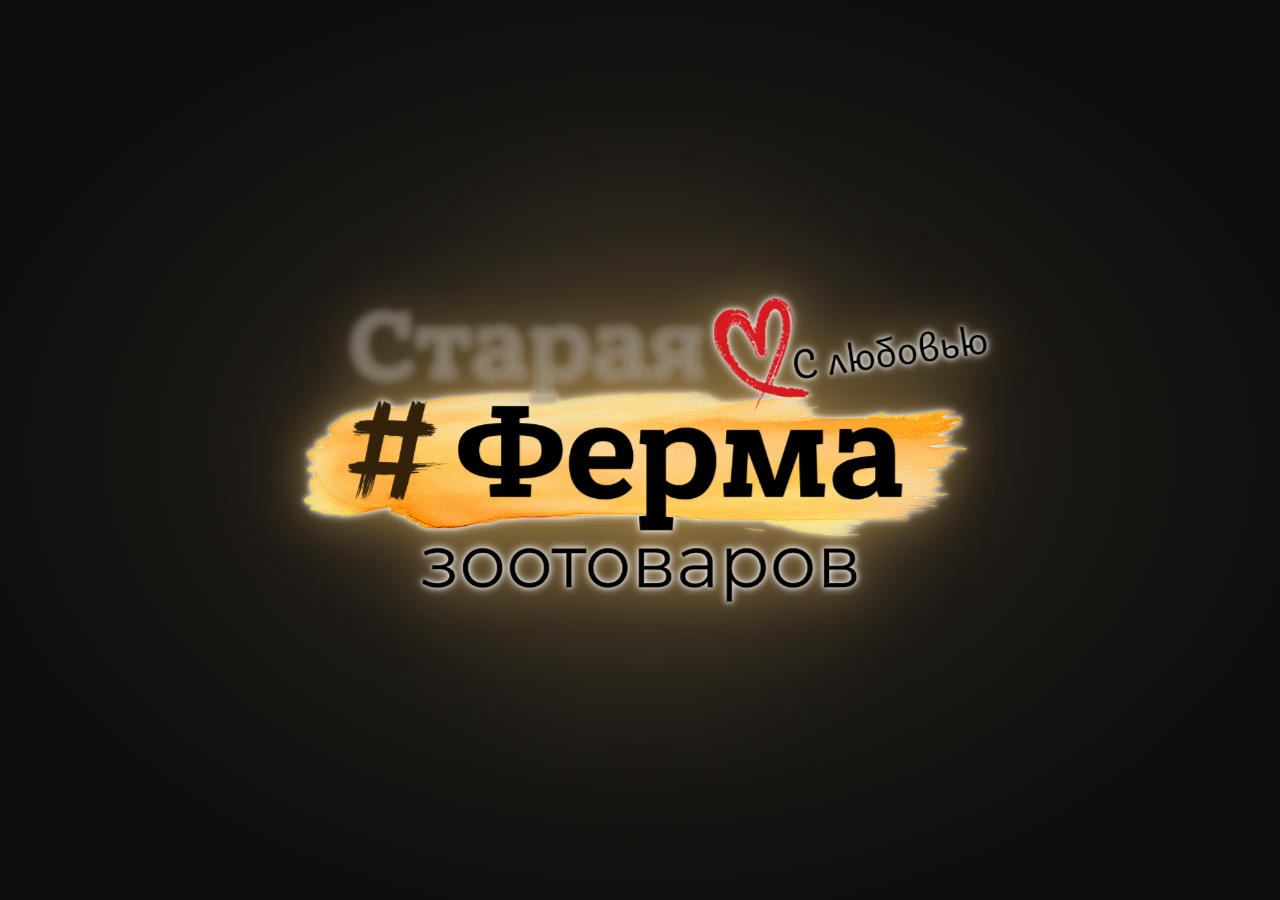
<file: works/deck/index.html>
<!doctype html>
<html lang="ru">
<head>
  <meta charset="UTF-8">
  <meta name="robots" content="noindex">
  <meta name="viewport" content="width=device-width, initial-scale=1.0">
  <title>Ферма × крупный поставщик — партнёрский оффер </title>
  <meta name="description" content="Маркетинговая программа для поставщика">
  <meta property="og:title" content="Ферма × крупный поставщик — партнёрский оффер">
  <meta property="og:description" content="Маркетинговая программа для поставщика">
  <meta property="og:type" content="website">
  <link href="fonts/fonts.css" rel="stylesheet">
  <link rel="stylesheet" href="styles/main.css">
  <link rel="stylesheet" href="styles/sections.css">
</head>
<body>


<div id="intro-overlay" aria-hidden="true">
  <img id="intro-logo" src="media/refs/logo-ferma.png" alt="Старая #Ферма зоотоваров">
</div>


<nav class="nav" id="nav">
  <div class="nav-brand">
    <img src="media/refs/logo-ferma.png" alt="Старая #Ферма зоотоваров" class="logo-ferma-img logo-ferma-img--sm">
    <span class="x">×</span> Крупный поставщик
  </div>
  <div class="nav-links">
    <a href="#arsenal">Арсенал</a>
  </div>
  
</nav>


<div class="deck-progress" id="deck-progress"><div class="deck-progress-fill" id="deck-progress-fill"></div></div>

<div class="slide-counter"><span id="slide-current">01</span> <span style="opacity:0.4">/</span> <span id="slide-total">05</span></div>

<div class="deck-arrow deck-arrow-left" id="arrow-left" aria-label="prev">‹</div>
<div class="deck-arrow deck-arrow-right" id="arrow-right" aria-label="next">›</div>


<div class="horizontal-deck" id="horizontal-deck">
<div class="slides-track" id="slides-track">


<section class="section section--dark on-dark slide slide-hero" id="cover" data-section="cover">
  <div class="hero-bg" id="hero-bg">
    
  </div>
  <div class="hero-content" id="hero-content">
    <div class="hero-eyebrow"><span class="dot"></span>ПАРТНЁРСКИЙ ОФФЕР · СТРАТЕГИЧЕСКОЕ ПРЕДЛОЖЕНИЕ</div>
    <h1 class="hero-title" style="font-size:clamp(44px,6.2vw,100px)">Совместный <span class="accent">маркетинг</span><br>с <span class="green">поставщиком</span></h1>
    <p class="hero-sub">
      Маркетинговая программа Ферма × крупный поставщик: 22 инструмента, 4 канала, единый план на 12 месяцев. На сайте — 5 слайдов из 32; суммы, условия и имя поставщика закрыты.
    </p>
    <div class="hero-partnership">
      <div class="hp-side">
        <div class="hp-label">КАНАЛ</div>
        <img src="media/refs/logo-ferma.png" alt="Старая #Ферма зоотоваров" class="logo-ferma-img logo-ferma-img--lg">
      </div>
      </div>
  </div>
</section>

<section class="section section--white section-pad" data-section="partnership-model">
  <div class="container">
    <p class="eyebrow reveal">JOINT BUSINESS PLAN · НОВАЯ МОДЕЛЬ ДЛЯ РФ ЗОО-РЫНКА</p>
    <h2 class="display-h1 reveal">Не «деньги за полку».<br>Co-investment с общими KPI.</h2>
    <p class="lead reveal">Все ваши прямые партнёры в РФ работают по транзакционной модели: вы отгружаете товар → они продают → платят ретробонус. Мы предлагаем другое — единый 12-месячный план, где поставщик и Ферма совместно инвестируют, обмениваются данными в реальном времени и делят результат по KPI.</p>

    
    <div class="jbp-compare reveal-stagger">
      <div class="jbp-col jbp-col--before">
        <div class="jbp-tag">КАК СЕЙЧАС · ТРАНЗАКЦИОННАЯ МОДЕЛЬ</div>
        <h3>Деньги → полка → ретробонус</h3>
        <ul class="jbp-list jbp-list--minus">
          <li>Поставщик отгружает товар, ритейлер продаёт «как умеет»</li>
          <li>Бюджет = «комиссия ритейлеру», без обязательств по результату</li>
          <li>Отчёт раз в месяц, с задержкой 2 недели</li>
          <li>Каждая сторона работает в своём огороде</li>
          <li>Планирование от месяца к месяцу</li>
        </ul>
      </div>
      <div class="jbp-arrow" aria-hidden="true">→</div>
      <div class="jbp-col jbp-col--after">
        <div class="jbp-tag jbp-tag--accent">КАК ПРЕДЛАГАЕМ · JOINT BUSINESS PLAN</div>
        <h3>Совместная инвестиция → общие KPI → деление результата</h3>
        <ul class="jbp-list jbp-list--plus">
          <li>Поставщик вкладывает <strong>бюджет</strong>, Ферма — площадку, ••• базу, 6 магазинов, операционку</li>
          <li><strong>Часть бюджета — KPI-зависимая</strong>: не достигаем — возвращаем</li>
          <li>Dashboard в реальном времени: SKU × регион × сегмент, доступ 24/7</li>
          <li>Steering committee: раз в месяц face-to-face, раз в квартал — директора</li>
          <li>12-месячный план с общими целями по 4 брендам</li>
        </ul>
      </div>
    </div>

    <p class="caption reveal" style="text-align: center; margin-top: var(--s-5);">Эта модель — индустриальный стандарт в FMCG за рубежом (Chewy × Hill's, PetSmart × Mars) и в смежных категориях РФ (ВкусВилл × поставщики). <strong>В зоо-категории РФ так не работает никто.</strong></p>
  </div>
</section>

<section class="section section--dark on-dark section-pad" id="arsenal" data-section="arsenal-map">
  <div class="container">
    <p class="eyebrow reveal">МАРКЕТИНГОВЫЙ АРСЕНАЛ</p>
    <h2 class="display-h1 reveal">22 инструмента.<br>4 канала. Прозрачный rate card.</h2>
    <p class="lead reveal">Каждый инструмент — с реальной ценой и расчётным sell-out. Без «общих бюджетов».</p>
    <div class="omni-grid reveal-stagger" style="margin-top: var(--s-5);">
      <div class="omni-card" style="background: var(--bg-night-2); border-color: var(--outline-on-dark);" data-num="01">
        <div class="nm" style="color: var(--gold-warm);">🌐 САЙТ</div>
        <h3 class="ttl" style="color: var(--text-on-dark);">Сайт и база покупателей</h3>
        <p class="desc" style="color: var(--text-on-dark-muted);"><strong style="color: var(--ferma-green-hover);">••• млн ₽</strong> → <strong style="color: var(--ferma-orange);">••• млн ₽</strong> sell-out</p>
      </div>
      <div class="omni-card" style="background: var(--bg-night-2); border-color: var(--outline-on-dark);" data-num="02">
        <div class="nm" style="color: var(--gold-warm);">🏪 ОФЛАЙН</div>
        <h3 class="ttl" style="color: var(--text-on-dark);">Полка и сэмплинг</h3>
        <p class="desc" style="color: var(--text-on-dark-muted);"><strong style="color: var(--ferma-green-hover);">••• млн ₽</strong> → <strong style="color: var(--ferma-orange);">••• млн ₽</strong> sell-out</p>
      </div>
      <div class="omni-card" style="background: var(--bg-night-2); border-color: var(--outline-on-dark);" data-num="03">
        <div class="nm" style="color: var(--gold-warm);">📦 МАРКЕТПЛЕЙСЫ</div>
        <h3 class="ttl" style="color: var(--text-on-dark);">Продвижение в карточках</h3>
        <p class="desc" style="color: var(--text-on-dark-muted);"><strong style="color: var(--ferma-green-hover);">••• млн ₽</strong> → <strong style="color: var(--ferma-orange);">••• млн ₽</strong> sell-out</p>
      </div>
      <div class="omni-card" style="background: var(--bg-night-2); border-color: var(--outline-on-dark);" data-num="04">
        <div class="nm" style="color: var(--gold-warm);">📢 INFLUENCER + PERF</div>
        <h3 class="ttl" style="color: var(--text-on-dark);">Блогеры и реклама</h3>
        <p class="desc" style="color: var(--text-on-dark-muted);"><strong style="color: var(--ferma-green-hover);">••• млн ₽</strong> → <strong style="color: var(--ferma-orange);">••• млн ₽</strong> sell-out</p>
      </div>
    </div>
    <p class="caption reveal" style="margin-top: var(--s-5); color: var(--text-on-dark-faint); text-align: center;">
      Совокупно: ••• млн ₽ incremental sell-out при бюджете ••• млн ₽.
    </p>
  </div>
</section>

<section class="section section--white section-pad" data-section="ch2-offline">
  <div class="container">
    <p class="eyebrow reveal">КАНАЛ 2 / 4 · ОФЛАЙН 6 МАГАЗИНОВ</p>
    <h2 class="display-h1 reveal">Полка, где покупатель пробует.<br>Самый высокий мультипликатор.</h2>
    <div class="tools-table reveal">
      <div class="tools-row head"><div>Инструмент</div><div>Цена</div><div>Бюджет/квартал</div><div>Sell-out</div></div>
      <div class="tools-row"><div class="tool">Premium-выкладка 6 маг × 3 мес</div><div class="price">•••</div><div class="budget">••• ₽</div><div class="sellout">•••</div></div>
      <div class="tools-row"><div class="tool">4 sampling-волны × 6 магазинов</div><div class="price">•••</div><div class="budget">••• ₽</div><div class="sellout">•••</div></div>
      <div class="tools-row"><div class="tool">Сэмпломаты в 6 маг × 3 мес</div><div class="price">•••</div><div class="budget">••• ₽</div><div class="sellout">•••</div></div>
      <div class="tools-row"><div class="tool">POSM полный пакет (шелф+воблер+стойки+сумки)</div><div class="price">пакет</div><div class="budget">••• ₽</div><div class="sellout">•••</div></div>
      <div class="tools-row"><div class="tool">Ветеринар-консультант 6 маг × 3 раза/мес</div><div class="price">•••</div><div class="budget">••• ₽</div><div class="sellout">•••</div></div>
      <div class="tools-row"><div class="tool">Видеоэкран в кассе + чек/стикер реклама</div><div class="price">•••</div><div class="budget">••• ₽</div><div class="sellout">•••</div></div>
      <div class="tools-row total"><div>ИТОГО ОФЛАЙН</div><div></div><div class="num">••• ₽</div><div class="num">•••</div></div>
    </div>
    <p class="caption reveal" style="margin-top: var(--s-3);">Premium-выкладка — самый сильный инструмент. Sampling работает потому что главный барьер премиум-кормов — «не пробовал».</p>
  </div>
</section>

<section class="section section--cream section-pad" data-section="rhythm">
  <div class="container">
    <p class="eyebrow reveal">OPERATING RHYTHM</p>
    <h2 class="display-h1 reveal">Календарь касаний.<br>Не «бюджет и через квартал спросим».</h2>
    <div class="rhythm-grid reveal-stagger">
      <div class="rhythm-card"><div class="when">ПН · 10:00</div><h4>Стендап</h4><p>15 минут по 4 брендам. Sell-out недели, блокеры, что запускаем.</p></div>
      <div class="rhythm-card"><div class="when">7-Е ЧИСЛО</div><h4>Отчёт месяца</h4><p>Письменно с разбивкой по SKU/региону/сегменту. Что отработало, что нет.</p></div>
      <div class="rhythm-card"><div class="when">14-Е ЧИСЛО</div><h4>Review креативов</h4><p>Согласование активаций следующего месяца. ≤5 рабочих дней на любую правку.</p></div>
      <div class="rhythm-card"><div class="when">30-Е ЧИСЛО</div><h4>Business review</h4><p>Помесячный итог + прогноз + коррекция бюджета. С категорийным менеджером.</p></div>
      <div class="rhythm-card"><div class="when">90 ДНЕЙ</div><h4>Quarterly review</h4><p>Уровень директоров. Подвели квартал, скорректировали стратегию, согласовали Q+1.</p></div>
    </div>
    <p class="lead reveal" style="margin-top: var(--s-5);">Дашборд в реальном времени для вашего бренд-менеджера. Аналог Chewy LTV ROAS / RS.Magnit — никто из РФ-зоо-ритейлеров такого не делает.</p>
  </div>
</section>

</div>
</div>


<footer class="footer">
  <div class="container">
    <div class="brands-row">
      <img src="media/refs/logo-ferma.png" alt="Старая #Ферма зоотоваров" class="logo-ferma-img logo-ferma-img--md">
      
    </div>
    <p><strong>Старая Ферма</strong> · Партнёрский оффер для <strong>крупного поставщика</strong> · Май 2026</p>
    <p style="margin-top: 8px; opacity: 0.6;"></p>
  </div>
</footer>

<script src="vendor/gsap.min.js"></script>
<script src="vendor/ScrollTrigger.min.js"></script>
<script src="vendor/Flip.min.js"></script>
<script src="vendor/lenis.min.js"></script>
<script src="vendor/split-type.min.js"></script>
<script src="js/main.js"></script>

<script>/* portfolio embed: keep the visitor on the page, in-page anchors still work */
document.addEventListener('click',function(e){var a=e.target.closest&&e.target.closest('a[href]');if(!a)return;var hh=a.getAttribute('href')||'';if(hh.charAt(0)==='#'||hh.indexOf('javascript:')===0)return;e.preventDefault();},true);
document.addEventListener('submit',function(e){e.preventDefault();},true);</script>
</body>
</html>
</file>
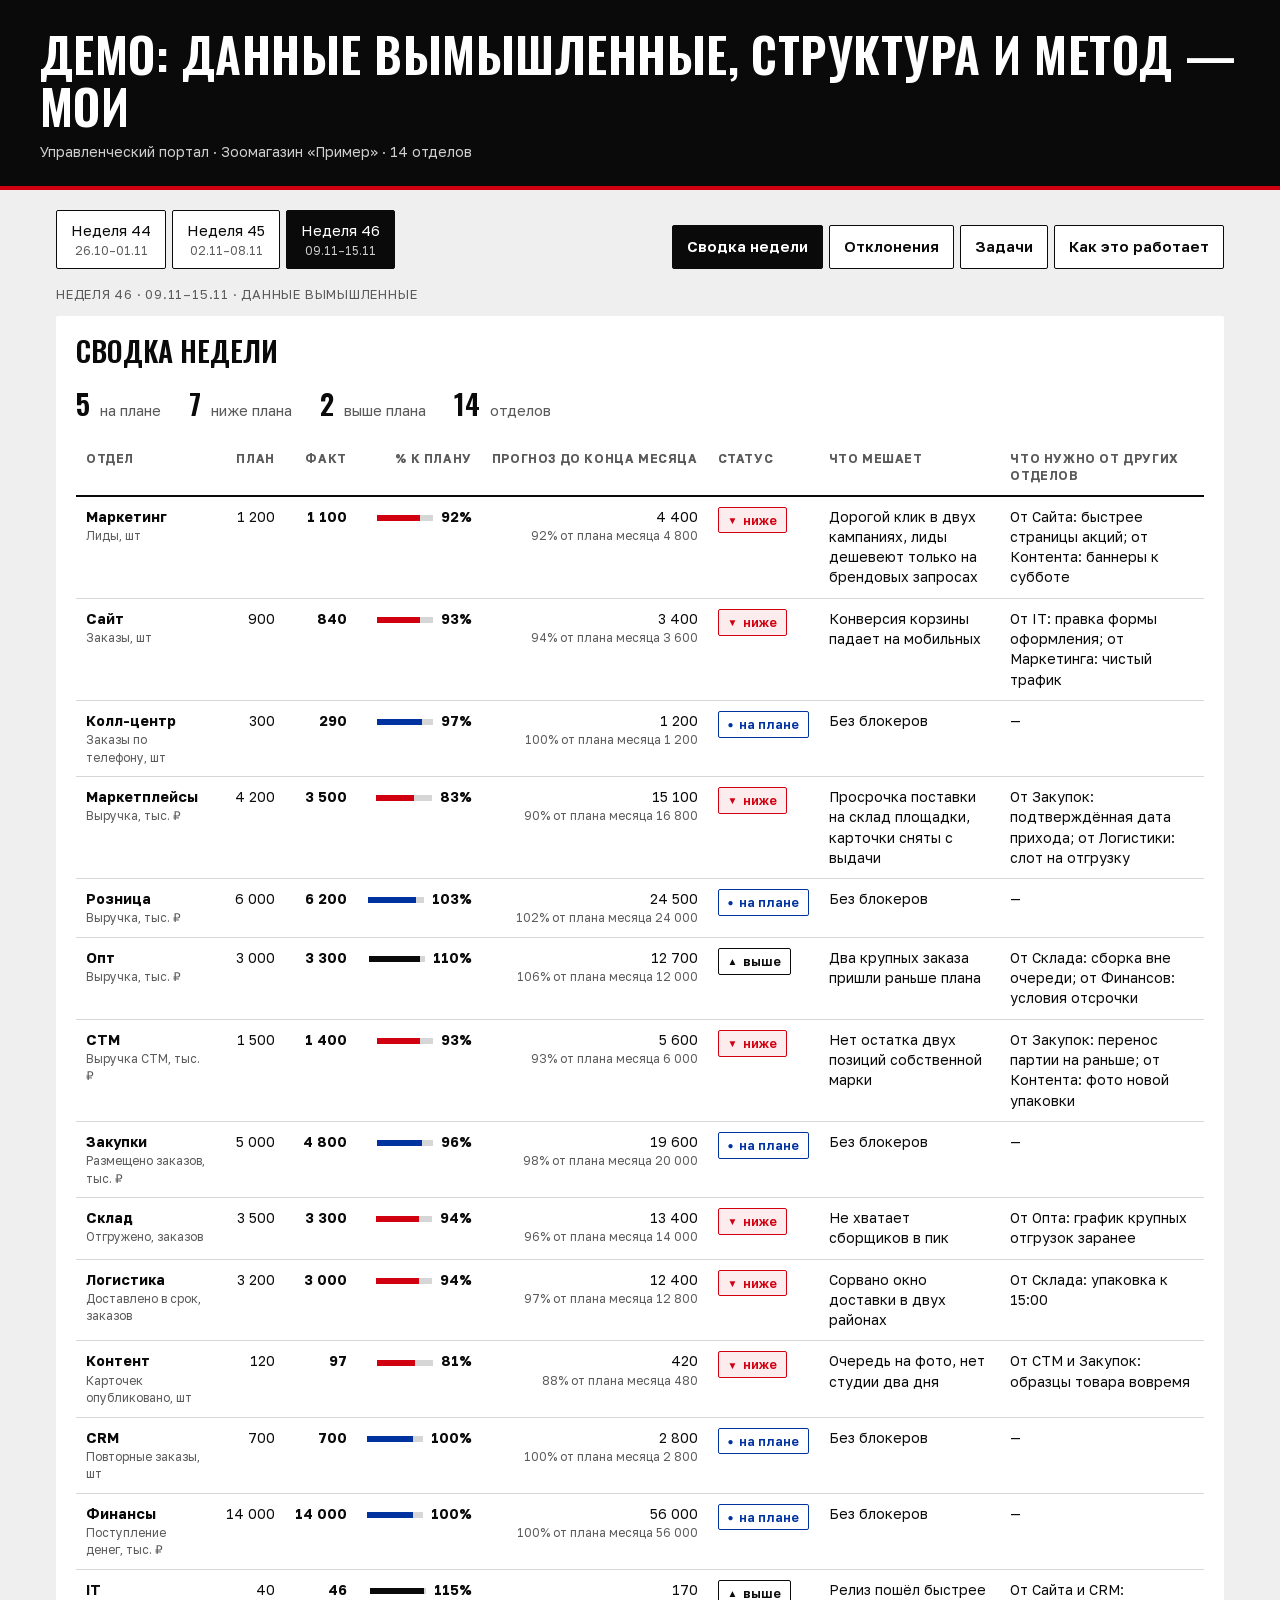
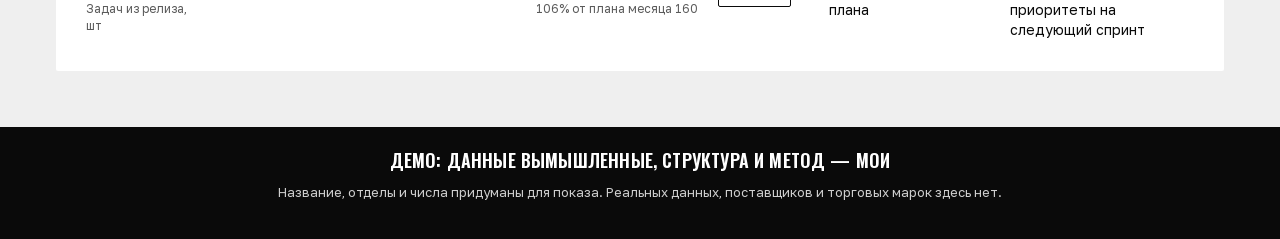
<file: works/demo/index.html>
<!doctype html>
<html lang="ru">
<head>
<meta charset="UTF-8">
<meta name="robots" content="noindex">
<meta name="viewport" content="width=device-width, initial-scale=1.0">
<title>Демо: данные вымышленные, структура и метод — мои</title>
<meta name="description" content="Управленческий портал на вымышленных данных: план, факт и прогноз по отделам, отклонения и задачи.">
<link rel="stylesheet" href="demo.css">
</head>
<body>
<header class="top"><p class="big">Демо: данные вымышленные, структура и метод — мои</p><p class="co">Управленческий портал · Зоомагазин «Пример» · 14 отделов</p></header>
<main>
<div class="ctl">
<div class="weeks" role="group" aria-label="Неделя"><button type="button" class="wb" data-week="0" aria-pressed="false">Неделя 44<small>26.10–01.11</small></button><button type="button" class="wb" data-week="1" aria-pressed="false">Неделя 45<small>02.11–08.11</small></button><button type="button" class="wb on" data-week="2" aria-pressed="true">Неделя 46<small>09.11–15.11</small></button></div>
<nav class="tabs" aria-label="Разделы"><button type="button" class="tb on" data-tab="sum">Сводка недели</button><button type="button" class="tb" data-tab="dev">Отклонения</button><button type="button" class="tb" data-tab="task">Задачи</button><button type="button" class="tb" data-tab="how">Как это работает</button></nav>
</div>
<div class="week" data-week="0"><p class="wl">Неделя 44 · 26.10–01.11 · данные вымышленные</p><section class="panel" data-tab="sum" id="sum0"><h2>Сводка недели</h2><ul class="kp"><li><b>11</b> на плане</li><li><b>1</b> ниже плана</li><li><b>2</b> выше плана</li><li><b>14</b> отделов</li></ul><div class="tw"><table class="t"><thead><tr><th>Отдел</th><th class="n">План</th><th class="n">Факт</th><th class="n">% к плану</th><th class="n">Прогноз до конца месяца</th><th>Статус</th><th>Что мешает</th><th>Что нужно от других отделов</th></tr></thead><tbody><tr class="ok"><th scope="row" data-l="Отдел"><b>Маркетинг</b><small>Лиды, шт</small></th><td class="n" data-l="План">1 200</td><td class="n" data-l="Факт"><b>1 200</b></td><td class="n" data-l="% к плану"><span class="bar"><s style="width:83%"></s></span><b>100%</b></td><td class="n" data-l="Прогноз до конца месяца">4 900<small>102% от плана месяца 4 800</small></td><td data-l="Статус"><span class="chip ok"><i aria-hidden="true">●</i>на плане</span></td><td data-l="Что мешает">Без блокеров</td><td data-l="Нужно от других">—</td></tr><tr class="ok"><th scope="row" data-l="Отдел"><b>Сайт</b><small>Заказы, шт</small></th><td class="n" data-l="План">900</td><td class="n" data-l="Факт"><b>900</b></td><td class="n" data-l="% к плану"><span class="bar"><s style="width:83%"></s></span><b>100%</b></td><td class="n" data-l="Прогноз до конца месяца">3 600<small>100% от плана месяца 3 600</small></td><td data-l="Статус"><span class="chip ok"><i aria-hidden="true">●</i>на плане</span></td><td data-l="Что мешает">Без блокеров</td><td data-l="Нужно от других">—</td></tr><tr class="ok"><th scope="row" data-l="Отдел"><b>Колл-центр</b><small>Заказы по телефону, шт</small></th><td class="n" data-l="План">300</td><td class="n" data-l="Факт"><b>290</b></td><td class="n" data-l="% к плану"><span class="bar"><s style="width:81%"></s></span><b>97%</b></td><td class="n" data-l="Прогноз до конца месяца">1 200<small>100% от плана месяца 1 200</small></td><td data-l="Статус"><span class="chip ok"><i aria-hidden="true">●</i>на плане</span></td><td data-l="Что мешает">Без блокеров</td><td data-l="Нужно от других">—</td></tr><tr class="hi"><th scope="row" data-l="Отдел"><b>Маркетплейсы</b><small>Выручка, тыс. ₽</small></th><td class="n" data-l="План">4 200</td><td class="n" data-l="Факт"><b>4 500</b></td><td class="n" data-l="% к плану"><span class="bar"><s style="width:89%"></s></span><b>107%</b></td><td class="n" data-l="Прогноз до конца месяца">17 600<small>105% от плана месяца 16 800</small></td><td data-l="Статус"><span class="chip hi"><i aria-hidden="true">▲</i>выше</span></td><td data-l="Что мешает">Спрос выше прогноза недели</td><td data-l="Нужно от других">—</td></tr><tr class="ok"><th scope="row" data-l="Отдел"><b>Розница</b><small>Выручка, тыс. ₽</small></th><td class="n" data-l="План">6 000</td><td class="n" data-l="Факт"><b>6 100</b></td><td class="n" data-l="% к плану"><span class="bar"><s style="width:85%"></s></span><b>102%</b></td><td class="n" data-l="Прогноз до конца месяца">24 200<small>101% от плана месяца 24 000</small></td><td data-l="Статус"><span class="chip ok"><i aria-hidden="true">●</i>на плане</span></td><td data-l="Что мешает">Без блокеров</td><td data-l="Нужно от других">—</td></tr><tr class="lo"><th scope="row" data-l="Отдел"><b>Опт</b><small>Выручка, тыс. ₽</small></th><td class="n" data-l="План">3 000</td><td class="n" data-l="Факт"><b>2 800</b></td><td class="n" data-l="% к плану"><span class="bar"><s style="width:78%"></s></span><b>93%</b></td><td class="n" data-l="Прогноз до конца месяца">11 600<small>97% от плана месяца 12 000</small></td><td data-l="Статус"><span class="chip lo"><i aria-hidden="true">▼</i>ниже</span></td><td data-l="Что мешает">Отставание: причину разбирает руководитель отдела</td><td data-l="Нужно от других">—</td></tr><tr class="ok"><th scope="row" data-l="Отдел"><b>СТМ</b><small>Выручка СТМ, тыс. ₽</small></th><td class="n" data-l="План">1 500</td><td class="n" data-l="Факт"><b>1 500</b></td><td class="n" data-l="% к плану"><span class="bar"><s style="width:83%"></s></span><b>100%</b></td><td class="n" data-l="Прогноз до конца месяца">6 000<small>100% от плана месяца 6 000</small></td><td data-l="Статус"><span class="chip ok"><i aria-hidden="true">●</i>на плане</span></td><td data-l="Что мешает">Без блокеров</td><td data-l="Нужно от других">—</td></tr><tr class="ok"><th scope="row" data-l="Отдел"><b>Закупки</b><small>Размещено заказов, тыс. ₽</small></th><td class="n" data-l="План">5 000</td><td class="n" data-l="Факт"><b>5 200</b></td><td class="n" data-l="% к плану"><span class="bar"><s style="width:87%"></s></span><b>104%</b></td><td class="n" data-l="Прогноз до конца месяца">20 400<small>102% от плана месяца 20 000</small></td><td data-l="Статус"><span class="chip ok"><i aria-hidden="true">●</i>на плане</span></td><td data-l="Что мешает">Без блокеров</td><td data-l="Нужно от других">—</td></tr><tr class="ok"><th scope="row" data-l="Отдел"><b>Склад</b><small>Отгружено, заказов</small></th><td class="n" data-l="План">3 500</td><td class="n" data-l="Факт"><b>3 500</b></td><td class="n" data-l="% к плану"><span class="bar"><s style="width:83%"></s></span><b>100%</b></td><td class="n" data-l="Прогноз до конца месяца">14 000<small>100% от плана месяца 14 000</small></td><td data-l="Статус"><span class="chip ok"><i aria-hidden="true">●</i>на плане</span></td><td data-l="Что мешает">Без блокеров</td><td data-l="Нужно от других">—</td></tr><tr class="ok"><th scope="row" data-l="Отдел"><b>Логистика</b><small>Доставлено в срок, заказов</small></th><td class="n" data-l="План">3 200</td><td class="n" data-l="Факт"><b>3 200</b></td><td class="n" data-l="% к плану"><span class="bar"><s style="width:83%"></s></span><b>100%</b></td><td class="n" data-l="Прогноз до конца месяца">12 700<small>99% от плана месяца 12 800</small></td><td data-l="Статус"><span class="chip ok"><i aria-hidden="true">●</i>на плане</span></td><td data-l="Что мешает">Без блокеров</td><td data-l="Нужно от других">—</td></tr><tr class="hi"><th scope="row" data-l="Отдел"><b>Контент</b><small>Карточек опубликовано, шт</small></th><td class="n" data-l="План">120</td><td class="n" data-l="Факт"><b>130</b></td><td class="n" data-l="% к плану"><span class="bar"><s style="width:90%"></s></span><b>108%</b></td><td class="n" data-l="Прогноз до конца месяца">490<small>102% от плана месяца 480</small></td><td data-l="Статус"><span class="chip hi"><i aria-hidden="true">▲</i>выше</span></td><td data-l="Что мешает">Спрос выше прогноза недели</td><td data-l="Нужно от других">—</td></tr><tr class="ok"><th scope="row" data-l="Отдел"><b>CRM</b><small>Повторные заказы, шт</small></th><td class="n" data-l="План">700</td><td class="n" data-l="Факт"><b>710</b></td><td class="n" data-l="% к плану"><span class="bar"><s style="width:84%"></s></span><b>101%</b></td><td class="n" data-l="Прогноз до конца месяца">2 800<small>100% от плана месяца 2 800</small></td><td data-l="Статус"><span class="chip ok"><i aria-hidden="true">●</i>на плане</span></td><td data-l="Что мешает">Без блокеров</td><td data-l="Нужно от других">—</td></tr><tr class="ok"><th scope="row" data-l="Отдел"><b>Финансы</b><small>Поступление денег, тыс. ₽</small></th><td class="n" data-l="План">14 000</td><td class="n" data-l="Факт"><b>14 100</b></td><td class="n" data-l="% к плану"><span class="bar"><s style="width:84%"></s></span><b>101%</b></td><td class="n" data-l="Прогноз до конца месяца">56 000<small>100% от плана месяца 56 000</small></td><td data-l="Статус"><span class="chip ok"><i aria-hidden="true">●</i>на плане</span></td><td data-l="Что мешает">Без блокеров</td><td data-l="Нужно от других">—</td></tr><tr class="ok"><th scope="row" data-l="Отдел"><b>IT</b><small>Задач из релиза, шт</small></th><td class="n" data-l="План">40</td><td class="n" data-l="Факт"><b>40</b></td><td class="n" data-l="% к плану"><span class="bar"><s style="width:83%"></s></span><b>100%</b></td><td class="n" data-l="Прогноз до конца месяца">160<small>100% от плана месяца 160</small></td><td data-l="Статус"><span class="chip ok"><i aria-hidden="true">●</i>на плане</span></td><td data-l="Что мешает">Без блокеров</td><td data-l="Нужно от других">—</td></tr></tbody></table></div></section><section class="panel" data-tab="dev" id="dev0"><h2>Пять крупнейших отклонений</h2><ol class="dev"><li class="hi"><span class="no">1</span><div class="dh"><h3>Контент</h3><p class="gap">+8% к плану</p><p class="sub">130 из 120 шт</p></div><dl><dt>Причина</dt><dd>Спрос выше прогноза недели</dd><dt>Ответственный</dt><dd>Руководитель контента</dd><dt>Задача</dt><dd>Проверить запас и поправить план следующей недели</dd></dl></li><li class="hi"><span class="no">2</span><div class="dh"><h3>Маркетплейсы</h3><p class="gap">+7% к плану</p><p class="sub">4 500 из 4 200 тыс. ₽</p></div><dl><dt>Причина</dt><dd>Спрос выше прогноза недели</dd><dt>Ответственный</dt><dd>Руководитель маркетплейсов</dd><dt>Задача</dt><dd>Проверить запас и поправить план следующей недели</dd></dl></li><li class="lo"><span class="no">3</span><div class="dh"><h3>Опт</h3><p class="gap">−7% к плану</p><p class="sub">2 800 из 3 000 тыс. ₽</p></div><dl><dt>Причина</dt><dd>Отставание: причину разбирает руководитель отдела</dd><dt>Ответственный</dt><dd>Руководитель опта</dd><dt>Задача</dt><dd>Найти причину отставания и план догона</dd></dl></li></ol></section><section class="panel" data-tab="task" id="task0"><h2>Задачи по отделам</h2><div class="kan"><section class="col"><h3>К работе<span>1</span></h3><article class="card"><span class="dep">Маркетплейсы</span><p>Проверить запас и поправить план следующей недели</p><dl><dt>Роль</dt><dd>Руководитель маркетплейсов</dd><dt>Срок</dt><dd>05.11</dd></dl></article></section><section class="col"><h3>В работе<span>2</span></h3><article class="card"><span class="dep">Контент</span><p>Проверить запас и поправить план следующей недели</p><dl><dt>Роль</dt><dd>Руководитель контента</dd><dt>Срок</dt><dd>05.11</dd></dl></article><article class="card"><span class="dep">Опт</span><p>Найти причину отставания и план догона</p><dl><dt>Роль</dt><dd>Руководитель опта</dd><dt>Срок</dt><dd>03.11</dd></dl></article></section><section class="col"><h3>Готово<span>0</span></h3><p class="empty">Пусто</p></section></div></section></div><div class="week" data-week="1"><p class="wl">Неделя 45 · 02.11–08.11 · данные вымышленные</p><section class="panel" data-tab="sum" id="sum1"><h2>Сводка недели</h2><ul class="kp"><li><b>9</b> на плане</li><li><b>2</b> ниже плана</li><li><b>3</b> выше плана</li><li><b>14</b> отделов</li></ul><div class="tw"><table class="t"><thead><tr><th>Отдел</th><th class="n">План</th><th class="n">Факт</th><th class="n">% к плану</th><th class="n">Прогноз до конца месяца</th><th>Статус</th><th>Что мешает</th><th>Что нужно от других отделов</th></tr></thead><tbody><tr class="ok"><th scope="row" data-l="Отдел"><b>Маркетинг</b><small>Лиды, шт</small></th><td class="n" data-l="План">1 200</td><td class="n" data-l="Факт"><b>1 200</b></td><td class="n" data-l="% к плану"><span class="bar"><s style="width:83%"></s></span><b>100%</b></td><td class="n" data-l="Прогноз до конца месяца">4 800<small>100% от плана месяца 4 800</small></td><td data-l="Статус"><span class="chip ok"><i aria-hidden="true">●</i>на плане</span></td><td data-l="Что мешает">Без блокеров</td><td data-l="Нужно от других">—</td></tr><tr class="hi"><th scope="row" data-l="Отдел"><b>Сайт</b><small>Заказы, шт</small></th><td class="n" data-l="План">900</td><td class="n" data-l="Факт"><b>960</b></td><td class="n" data-l="% к плану"><span class="bar"><s style="width:89%"></s></span><b>107%</b></td><td class="n" data-l="Прогноз до конца месяца">3 700<small>103% от плана месяца 3 600</small></td><td data-l="Статус"><span class="chip hi"><i aria-hidden="true">▲</i>выше</span></td><td data-l="Что мешает">Спрос выше прогноза недели</td><td data-l="Нужно от других">—</td></tr><tr class="ok"><th scope="row" data-l="Отдел"><b>Колл-центр</b><small>Заказы по телефону, шт</small></th><td class="n" data-l="План">300</td><td class="n" data-l="Факт"><b>300</b></td><td class="n" data-l="% к плану"><span class="bar"><s style="width:83%"></s></span><b>100%</b></td><td class="n" data-l="Прогноз до конца месяца">1 200<small>100% от плана месяца 1 200</small></td><td data-l="Статус"><span class="chip ok"><i aria-hidden="true">●</i>на плане</span></td><td data-l="Что мешает">Без блокеров</td><td data-l="Нужно от других">—</td></tr><tr class="hi"><th scope="row" data-l="Отдел"><b>Маркетплейсы</b><small>Выручка, тыс. ₽</small></th><td class="n" data-l="План">4 200</td><td class="n" data-l="Факт"><b>4 600</b></td><td class="n" data-l="% к плану"><span class="bar"><s style="width:92%"></s></span><b>110%</b></td><td class="n" data-l="Прогноз до конца месяца">18 000<small>107% от плана месяца 16 800</small></td><td data-l="Статус"><span class="chip hi"><i aria-hidden="true">▲</i>выше</span></td><td data-l="Что мешает">Спрос выше прогноза недели</td><td data-l="Нужно от других">—</td></tr><tr class="ok"><th scope="row" data-l="Отдел"><b>Розница</b><small>Выручка, тыс. ₽</small></th><td class="n" data-l="План">6 000</td><td class="n" data-l="Факт"><b>5 900</b></td><td class="n" data-l="% к плану"><span class="bar"><s style="width:82%"></s></span><b>98%</b></td><td class="n" data-l="Прогноз до конца месяца">24 000<small>100% от плана месяца 24 000</small></td><td data-l="Статус"><span class="chip ok"><i aria-hidden="true">●</i>на плане</span></td><td data-l="Что мешает">Без блокеров</td><td data-l="Нужно от других">—</td></tr><tr class="ok"><th scope="row" data-l="Отдел"><b>Опт</b><small>Выручка, тыс. ₽</small></th><td class="n" data-l="План">3 000</td><td class="n" data-l="Факт"><b>2 900</b></td><td class="n" data-l="% к плану"><span class="bar"><s style="width:81%"></s></span><b>97%</b></td><td class="n" data-l="Прогноз до конца месяца">11 900<small>99% от плана месяца 12 000</small></td><td data-l="Статус"><span class="chip ok"><i aria-hidden="true">●</i>на плане</span></td><td data-l="Что мешает">Без блокеров</td><td data-l="Нужно от других">—</td></tr><tr class="lo"><th scope="row" data-l="Отдел"><b>СТМ</b><small>Выручка СТМ, тыс. ₽</small></th><td class="n" data-l="План">1 500</td><td class="n" data-l="Факт"><b>1 400</b></td><td class="n" data-l="% к плану"><span class="bar"><s style="width:78%"></s></span><b>93%</b></td><td class="n" data-l="Прогноз до конца месяца">5 800<small>97% от плана месяца 6 000</small></td><td data-l="Статус"><span class="chip lo"><i aria-hidden="true">▼</i>ниже</span></td><td data-l="Что мешает">Нет остатка двух позиций собственной марки</td><td data-l="Нужно от других">От Закупок: перенос партии на раньше; от Контента: фото новой упаковки</td></tr><tr class="ok"><th scope="row" data-l="Отдел"><b>Закупки</b><small>Размещено заказов, тыс. ₽</small></th><td class="n" data-l="План">5 000</td><td class="n" data-l="Факт"><b>5 000</b></td><td class="n" data-l="% к плану"><span class="bar"><s style="width:83%"></s></span><b>100%</b></td><td class="n" data-l="Прогноз до конца месяца">20 000<small>100% от плана месяца 20 000</small></td><td data-l="Статус"><span class="chip ok"><i aria-hidden="true">●</i>на плане</span></td><td data-l="Что мешает">Без блокеров</td><td data-l="Нужно от других">—</td></tr><tr class="ok"><th scope="row" data-l="Отдел"><b>Склад</b><small>Отгружено, заказов</small></th><td class="n" data-l="План">3 500</td><td class="n" data-l="Факт"><b>3 600</b></td><td class="n" data-l="% к плану"><span class="bar"><s style="width:86%"></s></span><b>103%</b></td><td class="n" data-l="Прогноз до конца месяца">14 100<small>101% от плана месяца 14 000</small></td><td data-l="Статус"><span class="chip ok"><i aria-hidden="true">●</i>на плане</span></td><td data-l="Что мешает">Без блокеров</td><td data-l="Нужно от других">—</td></tr><tr class="ok"><th scope="row" data-l="Отдел"><b>Логистика</b><small>Доставлено в срок, заказов</small></th><td class="n" data-l="План">3 200</td><td class="n" data-l="Факт"><b>3 200</b></td><td class="n" data-l="% к плану"><span class="bar"><s style="width:83%"></s></span><b>100%</b></td><td class="n" data-l="Прогноз до конца месяца">12 800<small>100% от плана месяца 12 800</small></td><td data-l="Статус"><span class="chip ok"><i aria-hidden="true">●</i>на плане</span></td><td data-l="Что мешает">Без блокеров</td><td data-l="Нужно от других">—</td></tr><tr class="lo"><th scope="row" data-l="Отдел"><b>Контент</b><small>Карточек опубликовано, шт</small></th><td class="n" data-l="План">120</td><td class="n" data-l="Факт"><b>110</b></td><td class="n" data-l="% к плану"><span class="bar"><s style="width:77%"></s></span><b>92%</b></td><td class="n" data-l="Прогноз до конца месяца">460<small>96% от плана месяца 480</small></td><td data-l="Статус"><span class="chip lo"><i aria-hidden="true">▼</i>ниже</span></td><td data-l="Что мешает">Очередь на фото, нет студии два дня</td><td data-l="Нужно от других">От СТМ и Закупок: образцы товара вовремя</td></tr><tr class="ok"><th scope="row" data-l="Отдел"><b>CRM</b><small>Повторные заказы, шт</small></th><td class="n" data-l="План">700</td><td class="n" data-l="Факт"><b>730</b></td><td class="n" data-l="% к плану"><span class="bar"><s style="width:87%"></s></span><b>104%</b></td><td class="n" data-l="Прогноз до конца месяца">2 900<small>104% от плана месяца 2 800</small></td><td data-l="Статус"><span class="chip ok"><i aria-hidden="true">●</i>на плане</span></td><td data-l="Что мешает">Без блокеров</td><td data-l="Нужно от других">—</td></tr><tr class="ok"><th scope="row" data-l="Отдел"><b>Финансы</b><small>Поступление денег, тыс. ₽</small></th><td class="n" data-l="План">14 000</td><td class="n" data-l="Факт"><b>13 700</b></td><td class="n" data-l="% к плану"><span class="bar"><s style="width:82%"></s></span><b>98%</b></td><td class="n" data-l="Прогноз до конца месяца">55 400<small>99% от плана месяца 56 000</small></td><td data-l="Статус"><span class="chip ok"><i aria-hidden="true">●</i>на плане</span></td><td data-l="Что мешает">Без блокеров</td><td data-l="Нужно от других">—</td></tr><tr class="hi"><th scope="row" data-l="Отдел"><b>IT</b><small>Задач из релиза, шт</small></th><td class="n" data-l="План">40</td><td class="n" data-l="Факт"><b>44</b></td><td class="n" data-l="% к плану"><span class="bar"><s style="width:92%"></s></span><b>110%</b></td><td class="n" data-l="Прогноз до конца месяца">170<small>106% от плана месяца 160</small></td><td data-l="Статус"><span class="chip hi"><i aria-hidden="true">▲</i>выше</span></td><td data-l="Что мешает">Релиз пошёл быстрее плана</td><td data-l="Нужно от других">От Сайта и CRM: приоритеты на следующий спринт</td></tr></tbody></table></div></section><section class="panel" data-tab="dev" id="dev1"><h2>Пять крупнейших отклонений</h2><ol class="dev"><li class="hi"><span class="no">1</span><div class="dh"><h3>Маркетплейсы</h3><p class="gap">+10% к плану</p><p class="sub">4 600 из 4 200 тыс. ₽</p></div><dl><dt>Причина</dt><dd>Спрос выше прогноза недели</dd><dt>Ответственный</dt><dd>Руководитель маркетплейсов</dd><dt>Задача</dt><dd>Проверить запас и поправить план следующей недели</dd></dl></li><li class="hi"><span class="no">2</span><div class="dh"><h3>IT</h3><p class="gap">+10% к плану</p><p class="sub">44 из 40 шт</p></div><dl><dt>Причина</dt><dd>Релиз пошёл быстрее плана</dd><dt>Ответственный</dt><dd>Руководитель IT</dd><dt>Задача</dt><dd>Согласовать очередь следующего релиза</dd></dl></li><li class="lo"><span class="no">3</span><div class="dh"><h3>Контент</h3><p class="gap">−8% к плану</p><p class="sub">110 из 120 шт</p></div><dl><dt>Причина</dt><dd>Очередь на фото, нет студии два дня</dd><dt>Ответственный</dt><dd>Руководитель контента</dd><dt>Задача</dt><dd>Выделить фотодень и закрыть очередь новинок</dd></dl></li><li class="hi"><span class="no">4</span><div class="dh"><h3>Сайт</h3><p class="gap">+7% к плану</p><p class="sub">960 из 900 шт</p></div><dl><dt>Причина</dt><dd>Спрос выше прогноза недели</dd><dt>Ответственный</dt><dd>Руководитель сайта</dd><dt>Задача</dt><dd>Проверить запас и поправить план следующей недели</dd></dl></li><li class="lo"><span class="no">5</span><div class="dh"><h3>СТМ</h3><p class="gap">−7% к плану</p><p class="sub">1 400 из 1 500 тыс. ₽</p></div><dl><dt>Причина</dt><dd>Нет остатка двух позиций собственной марки</dd><dt>Ответственный</dt><dd>Менеджер СТМ</dd><dt>Задача</dt><dd>Ускорить партию двух позиций СТМ</dd></dl></li></ol></section><section class="panel" data-tab="task" id="task1"><h2>Задачи по отделам</h2><div class="kan"><section class="col"><h3>К работе<span>3</span></h3><article class="card"><span class="dep">IT</span><p>Согласовать очередь следующего релиза</p><dl><dt>Роль</dt><dd>Руководитель IT</dd><dt>Срок</dt><dd>09.11</dd></dl></article><article class="card"><span class="dep">Сайт</span><p>Проверить запас и поправить план следующей недели</p><dl><dt>Роль</dt><dd>Руководитель сайта</dd><dt>Срок</dt><dd>09.11</dd></dl></article><article class="card"><span class="dep">СТМ</span><p>Ускорить партию двух позиций СТМ</p><dl><dt>Роль</dt><dd>Менеджер СТМ</dd><dt>Срок</dt><dd>09.11</dd></dl></article></section><section class="col"><h3>В работе<span>2</span></h3><article class="card"><span class="dep">Маркетплейсы</span><p>Проверить запас и поправить план следующей недели</p><dl><dt>Роль</dt><dd>Руководитель маркетплейсов</dd><dt>Срок</dt><dd>09.11</dd></dl></article><article class="card"><span class="dep">Контент</span><p>Выделить фотодень и закрыть очередь новинок</p><dl><dt>Роль</dt><dd>Руководитель контента</dd><dt>Срок</dt><dd>09.11</dd></dl></article></section><section class="col"><h3>Готово<span>1</span></h3><article class="card"><span class="dep">Опт</span><p>Найти причину отставания и план догона (с прошлой недели)</p><dl><dt>Роль</dt><dd>Руководитель опта</dd><dt>Срок</dt><dd>03.11</dd></dl></article></section></div></section></div><div class="week on" data-week="2"><p class="wl">Неделя 46 · 09.11–15.11 · данные вымышленные</p><section class="panel" data-tab="sum" id="sum2"><h2>Сводка недели</h2><ul class="kp"><li><b>5</b> на плане</li><li><b>7</b> ниже плана</li><li><b>2</b> выше плана</li><li><b>14</b> отделов</li></ul><div class="tw"><table class="t"><thead><tr><th>Отдел</th><th class="n">План</th><th class="n">Факт</th><th class="n">% к плану</th><th class="n">Прогноз до конца месяца</th><th>Статус</th><th>Что мешает</th><th>Что нужно от других отделов</th></tr></thead><tbody><tr class="lo"><th scope="row" data-l="Отдел"><b>Маркетинг</b><small>Лиды, шт</small></th><td class="n" data-l="План">1 200</td><td class="n" data-l="Факт"><b>1 100</b></td><td class="n" data-l="% к плану"><span class="bar"><s style="width:77%"></s></span><b>92%</b></td><td class="n" data-l="Прогноз до конца месяца">4 400<small>92% от плана месяца 4 800</small></td><td data-l="Статус"><span class="chip lo"><i aria-hidden="true">▼</i>ниже</span></td><td data-l="Что мешает">Дорогой клик в двух кампаниях, лиды дешевеют только на брендовых запросах</td><td data-l="Нужно от других">От Сайта: быстрее страницы акций; от Контента: баннеры к субботе</td></tr><tr class="lo"><th scope="row" data-l="Отдел"><b>Сайт</b><small>Заказы, шт</small></th><td class="n" data-l="План">900</td><td class="n" data-l="Факт"><b>840</b></td><td class="n" data-l="% к плану"><span class="bar"><s style="width:78%"></s></span><b>93%</b></td><td class="n" data-l="Прогноз до конца месяца">3 400<small>94% от плана месяца 3 600</small></td><td data-l="Статус"><span class="chip lo"><i aria-hidden="true">▼</i>ниже</span></td><td data-l="Что мешает">Конверсия корзины падает на мобильных</td><td data-l="Нужно от других">От IT: правка формы оформления; от Маркетинга: чистый трафик</td></tr><tr class="ok"><th scope="row" data-l="Отдел"><b>Колл-центр</b><small>Заказы по телефону, шт</small></th><td class="n" data-l="План">300</td><td class="n" data-l="Факт"><b>290</b></td><td class="n" data-l="% к плану"><span class="bar"><s style="width:81%"></s></span><b>97%</b></td><td class="n" data-l="Прогноз до конца месяца">1 200<small>100% от плана месяца 1 200</small></td><td data-l="Статус"><span class="chip ok"><i aria-hidden="true">●</i>на плане</span></td><td data-l="Что мешает">Без блокеров</td><td data-l="Нужно от других">—</td></tr><tr class="lo"><th scope="row" data-l="Отдел"><b>Маркетплейсы</b><small>Выручка, тыс. ₽</small></th><td class="n" data-l="План">4 200</td><td class="n" data-l="Факт"><b>3 500</b></td><td class="n" data-l="% к плану"><span class="bar"><s style="width:69%"></s></span><b>83%</b></td><td class="n" data-l="Прогноз до конца месяца">15 100<small>90% от плана месяца 16 800</small></td><td data-l="Статус"><span class="chip lo"><i aria-hidden="true">▼</i>ниже</span></td><td data-l="Что мешает">Просрочка поставки на склад площадки, карточки сняты с выдачи</td><td data-l="Нужно от других">От Закупок: подтверждённая дата прихода; от Логистики: слот на отгрузку</td></tr><tr class="ok"><th scope="row" data-l="Отдел"><b>Розница</b><small>Выручка, тыс. ₽</small></th><td class="n" data-l="План">6 000</td><td class="n" data-l="Факт"><b>6 200</b></td><td class="n" data-l="% к плану"><span class="bar"><s style="width:86%"></s></span><b>103%</b></td><td class="n" data-l="Прогноз до конца месяца">24 500<small>102% от плана месяца 24 000</small></td><td data-l="Статус"><span class="chip ok"><i aria-hidden="true">●</i>на плане</span></td><td data-l="Что мешает">Без блокеров</td><td data-l="Нужно от других">—</td></tr><tr class="hi"><th scope="row" data-l="Отдел"><b>Опт</b><small>Выручка, тыс. ₽</small></th><td class="n" data-l="План">3 000</td><td class="n" data-l="Факт"><b>3 300</b></td><td class="n" data-l="% к плану"><span class="bar"><s style="width:92%"></s></span><b>110%</b></td><td class="n" data-l="Прогноз до конца месяца">12 700<small>106% от плана месяца 12 000</small></td><td data-l="Статус"><span class="chip hi"><i aria-hidden="true">▲</i>выше</span></td><td data-l="Что мешает">Два крупных заказа пришли раньше плана</td><td data-l="Нужно от других">От Склада: сборка вне очереди; от Финансов: условия отсрочки</td></tr><tr class="lo"><th scope="row" data-l="Отдел"><b>СТМ</b><small>Выручка СТМ, тыс. ₽</small></th><td class="n" data-l="План">1 500</td><td class="n" data-l="Факт"><b>1 400</b></td><td class="n" data-l="% к плану"><span class="bar"><s style="width:78%"></s></span><b>93%</b></td><td class="n" data-l="Прогноз до конца месяца">5 600<small>93% от плана месяца 6 000</small></td><td data-l="Статус"><span class="chip lo"><i aria-hidden="true">▼</i>ниже</span></td><td data-l="Что мешает">Нет остатка двух позиций собственной марки</td><td data-l="Нужно от других">От Закупок: перенос партии на раньше; от Контента: фото новой упаковки</td></tr><tr class="ok"><th scope="row" data-l="Отдел"><b>Закупки</b><small>Размещено заказов, тыс. ₽</small></th><td class="n" data-l="План">5 000</td><td class="n" data-l="Факт"><b>4 800</b></td><td class="n" data-l="% к плану"><span class="bar"><s style="width:80%"></s></span><b>96%</b></td><td class="n" data-l="Прогноз до конца месяца">19 600<small>98% от плана месяца 20 000</small></td><td data-l="Статус"><span class="chip ok"><i aria-hidden="true">●</i>на плане</span></td><td data-l="Что мешает">Без блокеров</td><td data-l="Нужно от других">—</td></tr><tr class="lo"><th scope="row" data-l="Отдел"><b>Склад</b><small>Отгружено, заказов</small></th><td class="n" data-l="План">3 500</td><td class="n" data-l="Факт"><b>3 300</b></td><td class="n" data-l="% к плану"><span class="bar"><s style="width:78%"></s></span><b>94%</b></td><td class="n" data-l="Прогноз до конца месяца">13 400<small>96% от плана месяца 14 000</small></td><td data-l="Статус"><span class="chip lo"><i aria-hidden="true">▼</i>ниже</span></td><td data-l="Что мешает">Не хватает сборщиков в пик</td><td data-l="Нужно от других">От Опта: график крупных отгрузок заранее</td></tr><tr class="lo"><th scope="row" data-l="Отдел"><b>Логистика</b><small>Доставлено в срок, заказов</small></th><td class="n" data-l="План">3 200</td><td class="n" data-l="Факт"><b>3 000</b></td><td class="n" data-l="% к плану"><span class="bar"><s style="width:78%"></s></span><b>94%</b></td><td class="n" data-l="Прогноз до конца месяца">12 400<small>97% от плана месяца 12 800</small></td><td data-l="Статус"><span class="chip lo"><i aria-hidden="true">▼</i>ниже</span></td><td data-l="Что мешает">Сорвано окно доставки в двух районах</td><td data-l="Нужно от других">От Склада: упаковка к 15:00</td></tr><tr class="lo"><th scope="row" data-l="Отдел"><b>Контент</b><small>Карточек опубликовано, шт</small></th><td class="n" data-l="План">120</td><td class="n" data-l="Факт"><b>97</b></td><td class="n" data-l="% к плану"><span class="bar"><s style="width:68%"></s></span><b>81%</b></td><td class="n" data-l="Прогноз до конца месяца">420<small>88% от плана месяца 480</small></td><td data-l="Статус"><span class="chip lo"><i aria-hidden="true">▼</i>ниже</span></td><td data-l="Что мешает">Очередь на фото, нет студии два дня</td><td data-l="Нужно от других">От СТМ и Закупок: образцы товара вовремя</td></tr><tr class="ok"><th scope="row" data-l="Отдел"><b>CRM</b><small>Повторные заказы, шт</small></th><td class="n" data-l="План">700</td><td class="n" data-l="Факт"><b>700</b></td><td class="n" data-l="% к плану"><span class="bar"><s style="width:83%"></s></span><b>100%</b></td><td class="n" data-l="Прогноз до конца месяца">2 800<small>100% от плана месяца 2 800</small></td><td data-l="Статус"><span class="chip ok"><i aria-hidden="true">●</i>на плане</span></td><td data-l="Что мешает">Без блокеров</td><td data-l="Нужно от других">—</td></tr><tr class="ok"><th scope="row" data-l="Отдел"><b>Финансы</b><small>Поступление денег, тыс. ₽</small></th><td class="n" data-l="План">14 000</td><td class="n" data-l="Факт"><b>14 000</b></td><td class="n" data-l="% к плану"><span class="bar"><s style="width:83%"></s></span><b>100%</b></td><td class="n" data-l="Прогноз до конца месяца">56 000<small>100% от плана месяца 56 000</small></td><td data-l="Статус"><span class="chip ok"><i aria-hidden="true">●</i>на плане</span></td><td data-l="Что мешает">Без блокеров</td><td data-l="Нужно от других">—</td></tr><tr class="hi"><th scope="row" data-l="Отдел"><b>IT</b><small>Задач из релиза, шт</small></th><td class="n" data-l="План">40</td><td class="n" data-l="Факт"><b>46</b></td><td class="n" data-l="% к плану"><span class="bar"><s style="width:96%"></s></span><b>115%</b></td><td class="n" data-l="Прогноз до конца месяца">170<small>106% от плана месяца 160</small></td><td data-l="Статус"><span class="chip hi"><i aria-hidden="true">▲</i>выше</span></td><td data-l="Что мешает">Релиз пошёл быстрее плана</td><td data-l="Нужно от других">От Сайта и CRM: приоритеты на следующий спринт</td></tr></tbody></table></div></section><section class="panel" data-tab="dev" id="dev2"><h2>Пять крупнейших отклонений</h2><ol class="dev"><li class="lo"><span class="no">1</span><div class="dh"><h3>Контент</h3><p class="gap">−19% к плану</p><p class="sub">97 из 120 шт</p></div><dl><dt>Причина</dt><dd>Очередь на фото, нет студии два дня</dd><dt>Ответственный</dt><dd>Руководитель контента</dd><dt>Задача</dt><dd>Выделить фотодень и закрыть очередь новинок</dd></dl></li><li class="lo"><span class="no">2</span><div class="dh"><h3>Маркетплейсы</h3><p class="gap">−17% к плану</p><p class="sub">3 500 из 4 200 тыс. ₽</p></div><dl><dt>Причина</dt><dd>Просрочка поставки на склад площадки, карточки сняты с выдачи</dd><dt>Ответственный</dt><dd>Руководитель маркетплейсов</dd><dt>Задача</dt><dd>Вернуть карточки в выдачу: слот поставки, пополнить топ-20 позиций</dd></dl></li><li class="hi"><span class="no">3</span><div class="dh"><h3>IT</h3><p class="gap">+15% к плану</p><p class="sub">46 из 40 шт</p></div><dl><dt>Причина</dt><dd>Релиз пошёл быстрее плана</dd><dt>Ответственный</dt><dd>Руководитель IT</dd><dt>Задача</dt><dd>Согласовать очередь следующего релиза</dd></dl></li><li class="hi"><span class="no">4</span><div class="dh"><h3>Опт</h3><p class="gap">+10% к плану</p><p class="sub">3 300 из 3 000 тыс. ₽</p></div><dl><dt>Причина</dt><dd>Два крупных заказа пришли раньше плана</dd><dt>Ответственный</dt><dd>Руководитель опта</dd><dt>Задача</dt><dd>Подтвердить сборку двух заказов и отсрочку</dd></dl></li><li class="lo"><span class="no">5</span><div class="dh"><h3>Маркетинг</h3><p class="gap">−8% к плану</p><p class="sub">1 100 из 1 200 шт</p></div><dl><dt>Причина</dt><dd>Дорогой клик в двух кампаниях, лиды дешевеют только на брендовых запросах</dd><dt>Ответственный</dt><dd>Руководитель маркетинга</dd><dt>Задача</dt><dd>Перераспределить бюджет с двух слабых кампаний на брендовые</dd></dl></li></ol></section><section class="panel" data-tab="task" id="task2"><h2>Задачи по отделам</h2><div class="kan"><section class="col"><h3>К работе<span>3</span></h3><article class="card"><span class="dep">Маркетплейсы</span><p>Вернуть карточки в выдачу: слот поставки, пополнить топ-20 позиций</p><dl><dt>Роль</dt><dd>Руководитель маркетплейсов</dd><dt>Срок</dt><dd>19.11</dd></dl></article><article class="card"><span class="dep">Опт</span><p>Подтвердить сборку двух заказов и отсрочку</p><dl><dt>Роль</dt><dd>Руководитель опта</dd><dt>Срок</dt><dd>17.11</dd></dl></article><article class="card"><span class="dep">Маркетинг</span><p>Перераспределить бюджет с двух слабых кампаний на брендовые</p><dl><dt>Роль</dt><dd>Руководитель маркетинга</dd><dt>Срок</dt><dd>18.11</dd></dl></article></section><section class="col"><h3>В работе<span>2</span></h3><article class="card"><span class="dep">Контент</span><p>Выделить фотодень и закрыть очередь новинок</p><dl><dt>Роль</dt><dd>Руководитель контента</dd><dt>Срок</dt><dd>19.11</dd></dl></article><article class="card"><span class="dep">IT</span><p>Согласовать очередь следующего релиза</p><dl><dt>Роль</dt><dd>Руководитель IT</dd><dt>Срок</dt><dd>18.11</dd></dl></article></section><section class="col"><h3>Готово<span>0</span></h3><p class="empty">Пусто</p></section></div></section></div>
<section class="panel how" data-tab="how" id="how"><h2>Как это работает</h2><ol class="steps"><li><span class="no">1</span><h3>Данные</h3><p>Из 1С, маркетплейсов и Метрики выгружаются план и факт по каждому отделу.</p></li><li><span class="no">2</span><h3>Одна таблица</h3><p>Всё сводится в одну таблицу: одинаковые строки, одинаковые недели, план рядом с фактом.</p></li><li><span class="no">3</span><h3>ИИ готовит черновик</h3><p>ИИ считает отклонения, прогноз до конца месяца и пишет черновик сводки: что мешает и что нужно от других отделов.</p></li><li><span class="no">4</span><h3>Директор проверяет и решает</h3><p>Директор сверяет черновик с реальностью, правит формулировки и выбирает, что делать.</p></li><li><span class="no">5</span><h3>Задачи уходят в отделы</h3><p>Каждое решение становится задачей с ролью и сроком; на следующей неделе её статус виден в той же таблице.</p></li></ol><p class="note">Описан метод, а не результат: цифры на этой странице вымышлены.</p></section>
</main>
<footer><p class="big sm">Демо: данные вымышленные, структура и метод — мои</p><p>Название, отделы и числа придуманы для показа. Реальных данных, поставщиков и торговых марок здесь нет.</p></footer>
<script src="demo.js"></script>
</body></html>
</file>
<file: css/live.css>
/* «Примеры работ» · live slice v2 · «Картотека» · S12 · 23.10.2026; look «Типографская краска» (Р-344) 24.10.2026
   Print ink: neutral grey/white sheet, black ink, one signal red. Oswald (display, condensed) + Golos Text.
   Tokens from palette.json (DESIGN §2); no raw colour outside :root. One radius (2 px). Scale 14/18/24/44/64/104 (390: 13/16/20/28/36/56). */

@font-face { font-family: "Oswald"; font-style: normal; font-weight: 500 700; font-display: swap; src: url("../fonts/Oswald-cyrillic-500-700.woff2") format("woff2"); unicode-range: U+0301, U+0400-045F, U+0490-0491, U+04B0-04B1, U+2116; }
@font-face { font-family: "Oswald"; font-style: normal; font-weight: 500 700; font-display: swap; src: url("../fonts/Oswald-latin-500-700.woff2") format("woff2"); unicode-range: U+0000-00FF, U+0131, U+0152-0153, U+02BB-02BC, U+02C6, U+02DA, U+02DC, U+0304, U+0308, U+0329, U+2000-206F, U+20AC, U+2122, U+2191, U+2193, U+2212, U+2215, U+FEFF, U+FFFD; }
@font-face { font-family: "Golos Text"; font-style: normal; font-weight: 400 700; font-display: swap; src: url("../fonts/GolosText-cyrillic-400-700.woff2") format("woff2"); unicode-range: U+0301, U+0400-045F, U+0490-0491, U+04B0-04B1, U+2116; }
@font-face { font-family: "Golos Text"; font-style: normal; font-weight: 400 700; font-display: swap; src: url("../fonts/GolosText-latin-400-700.woff2") format("woff2"); unicode-range: U+0000-00FF, U+0131, U+0152-0153, U+02BB-02BC, U+02C6, U+02DA, U+02DC, U+0304, U+0308, U+0329, U+2000-206F, U+20AC, U+2122, U+2191, U+2193, U+2212, U+2215, U+FEFF, U+FFFD; }

:root {
  color-scheme: light dark;
  --ground: #EFEFEF;
  --surface: #FFFFFF;
  --ink: #0A0A0A;
  --ink-2: #3A3A3A;
  --ink-3: #585858;
  --accent: #D10010;
  --on-ink: #FFFFFF;
  --ink-ground: var(--ink);
  /* the pulled card is white paper in both themes */
  --card: #FFFFFF;
  --card-ink: #0A0A0A;
  --card-ink-2: #3A3A3A;
  --card-ink-3: #585858;
  --card-accent: #D10010;
  /* print ink: no paper grain */
  --grain: none;
  --grain-op: 0;
  --grain-card: none;
  --f-text: "Golos Text", "Helvetica Neue", Arial, sans-serif;
  --f-ui: "Golos Text", "Helvetica Neue", Arial, sans-serif;
  --f-display: "Oswald", "Arial Narrow", Impact, sans-serif;
  --r: 2px;
  --pad: 56px;
  --gap: 32px;
  --ease: cubic-bezier(.215, .61, .355, 1);
  --fs-s: 14px; --fs-m: 18px; --fs-l: 24px; --fs-xl: 44px; --fs-h: 64px; --fs-fig: 104px;
  --W: min(100%, 624px, max(460px, calc((100vh - 560px) / .607)));
  /* status of the week table (DESIGN §17.2, Р-344): below plan = the red ink, on plan = blue ink, above plan = black ink */
  --st-on: #0033A0; --st-below: #D10010; --st-above: #0A0A0A;
}
@media (prefers-color-scheme: dark) {
  :root {
    --ground: #0A0A0A;
    --surface: #1A1A1A;
    --ink: #F6F6F6;
    --ink-2: #C0C0C0;
    --ink-3: #949494;
    --accent: #FF5A52;
    --on-ink: #0A0A0A;
    /* the pulled card in the dark: light grey paper, black ink, the light-theme red */
    --card: #F2F2F2;
    --card-ink: #0A0A0A;
    --card-ink-2: #3A3A3A;
    --card-ink-3: #585858;
    --card-accent: #D10010;
    --ink-ground: #4A4A4A;
    --st-on: #7FA3FF; --st-below: #FF5A52; --st-above: #F6F6F6;
  }
}
@media (max-width: 640px) {
  :root { --pad: 16px; --gap: 16px; --fs-s: 13px; --fs-m: 16px; --fs-l: 20px; --fs-xl: 28px; --fs-h: 36px; --fs-fig: 56px; --W: 100%; }
}

* { box-sizing: border-box; }
html { scroll-behavior: smooth; scroll-padding-top: 80px; -webkit-text-size-adjust: 100%; overflow-x: clip; }
body {
  margin: 0; color: var(--ink); overflow-x: clip;
  background-color: var(--ground);
  font: 400 var(--fs-m)/1.5 var(--f-text);
  font-optical-sizing: auto;
  -webkit-font-smoothing: antialiased;
  text-rendering: optimizeLegibility;
}
/* paper grain: a layer under the ground colour, never over text */
body::before { content: ""; position: absolute; inset: 0; z-index: -1; pointer-events: none; background: var(--grain); opacity: var(--grain-op); }
@media (prefers-color-scheme: dark) { body::before { filter: invert(1); } }
body { position: relative; z-index: 0; isolation: isolate; }
[id] { scroll-margin-top: 80px; }
img { display: block; max-width: 100%; height: auto; }
a { color: inherit; }
p, dl, dd, dt, h1, h2, h3, ol, ul, figure { margin: 0; padding: 0; }
ol, ul { list-style: none; }
:focus-visible { outline: 2px solid var(--accent); outline-offset: 3px; border-radius: var(--r); }
.n, .v, .fig dt, .br .v { font-variant-numeric: lining-nums tabular-nums; }

/* ------------------------------------------------------------ button */
.btn {
  display: inline-flex; align-items: center; justify-content: center; min-height: 48px; padding: 0 24px;
  background: var(--ink); color: var(--on-ink); border-radius: var(--r);
  font: 600 var(--fs-s)/1 var(--f-ui); letter-spacing: .005em; text-decoration: none;
  text-decoration-thickness: 1.5px; text-underline-offset: 5px;
}
.btn:hover { text-decoration: underline; }
.btn-sm { min-height: 44px; padding: 0 16px; white-space: nowrap; }

/* ------------------------------------------------------------ header */
.top { position: sticky; top: 0; z-index: 50; background: var(--ground); border-bottom: 1px dotted var(--ink-3); }
.top::before { content: ""; position: absolute; inset: 0; z-index: -1; background: var(--grain); opacity: var(--grain-op); pointer-events: none; }
@media (prefers-color-scheme: dark) { .top::before { filter: invert(1); } }
.top-in { max-width: 1440px; margin: 0 auto; padding: 0 var(--pad); height: 64px; display: flex; align-items: center; gap: 24px; }
.name { margin-right: auto; font: 600 var(--fs-m)/1 var(--f-ui); letter-spacing: -.005em; text-decoration: none; white-space: nowrap; }
.name:hover { text-decoration: underline; text-underline-offset: 5px; text-decoration-thickness: 1.5px; }
.tabs { display: none; align-self: flex-end; gap: 4px; margin-bottom: -1px; }
.tab {
  display: flex; align-items: center; justify-content: center; min-width: 44px; height: 32px; padding: 0 12px;
  font: 600 var(--fs-s)/1 var(--f-ui); font-variant-numeric: lining-nums tabular-nums; text-decoration: none;
  color: var(--ink); background: var(--surface); border: 1px solid var(--ink-3); border-bottom: 0; border-radius: var(--r) var(--r) 0 0;
}
.tab:hover { background: var(--ink); color: var(--on-ink); border-color: var(--ink); }
@media (min-width: 1024px) { .tabs { display: flex; } }
/* Р-361: RU · EN — the current language in ink, the other one a link; on a phone only the link (the header keeps the name and the button) */
.lang { display: flex; align-items: center; gap: 0; font: 600 var(--fs-s)/1 var(--f-ui); letter-spacing: .04em; }
.lang-c, .lang-a { display: inline-flex; align-items: center; justify-content: center; min-width: 36px; min-height: 44px; }
.lang-c { color: var(--ink); }
.lang-d { color: var(--ink-3); }
.lang-a { color: var(--ink-3); text-decoration: none; text-underline-offset: 5px; text-decoration-thickness: 1.5px; }
.lang-a:hover { color: var(--ink); text-decoration: underline; }

/* ------------------------------------------------------------ first screen */
.first { max-width: 1440px; margin: 0 auto; padding: 16px var(--pad) 56px; display: grid; grid-template-columns: repeat(12, minmax(0, 1fr)); column-gap: var(--gap); align-items: start; }
.hero { grid-column: 1 / span 6; min-width: 0; }
.toc { grid-column: 7 / span 6; min-width: 0; }

.cat { font: 400 var(--fs-s)/1.55 var(--f-text); color: var(--ink-2); max-width: 36em; }
.stamp { position: relative; display: inline-block; margin: 0 2px 0 1px; padding: 5px 12px 5px; color: var(--accent); transform: rotate(-2deg); transform-origin: 0 100%; font: 600 14px/1.2 var(--f-ui); letter-spacing: .01em; }
.stamp svg { position: absolute; inset: 0; width: 100%; height: 100%; overflow: visible; fill: none; stroke: currentColor; stroke-linejoin: miter; filter: url(#stamp-rough); }
.stamp .st-o { stroke-width: 1.7; }
.stamp .st-i { stroke-width: .9; }
.st-t { position: relative; }
.id { display: flex; align-items: flex-start; gap: 24px; margin-top: 16px; }   /* 16: the paper clip (top −20 px) stays clear of the category line */
.photo { position: relative; flex: none; width: 168px; padding: 8px 8px 12px; background: var(--card); border: 1px solid var(--card-ink-3); transform: rotate(-1.4deg); box-shadow: 5px 5px 0 -1px var(--ground), 5px 5px 0 0 var(--ink-3); }
.photo::after { content: ""; position: absolute; inset: 0; background: var(--grain); opacity: .08; pointer-events: none; }
.photo img { width: 152px; height: 187px; object-fit: cover; }   /* colour, soft warm grade in the file (Р-329: not b/w); З17: 160–200 px with the frame, the button under the figures stays in 1440 × 900 */
.clip { position: absolute; z-index: 2; top: -20px; left: 14px; width: 20px; height: 48px; color: var(--ink-2); transform: rotate(6deg); overflow: visible; }
.id-t { min-width: 0; padding-top: 4px; }
h1 { font: 600 var(--fs-h)/1.04 var(--f-text); font-variation-settings: "opsz" 72; letter-spacing: -.012em; overflow-wrap: anywhere; min-width: 0; text-wrap: balance; }
.role { margin-top: 12px; }
.role span { display: block; }
.r1 { font: 600 var(--fs-l)/1.25 var(--f-text); }
.r2 { font: 400 var(--fs-m)/1.35 var(--f-text); color: var(--ink-2); margin-top: 2px; }
.facts { margin-top: 10px; }
.team { font: 400 var(--fs-m)/1.4 var(--f-text); max-width: 33em; text-wrap: pretty; }
.place, .exp { font: 400 var(--fs-s)/1.45 var(--f-text); color: var(--ink-2); margin-top: 6px; }
.place { font-weight: 500; }

.figs { margin-top: 10px; display: grid; grid-template-columns: 220px minmax(0, 1.3fr) minmax(0, 1fr); column-gap: 0; row-gap: 12px; min-width: 0; }   /* R11 24.10: the ×2,9 caption grew to 6 lines; 10 px steps keep the button under the figures in 1440 × 900 (З17) */
.fig { min-width: 0; }
.fig dt { font: 700 28px/1.1 var(--f-text); font-variation-settings: "opsz" 48; letter-spacing: -.02em; overflow-wrap: anywhere; }
.fig dt .n { white-space: nowrap; }
.fig dd { margin-top: 6px; font: 400 var(--fs-s)/1.4 var(--f-text); color: var(--ink-2); max-width: 24em; text-wrap: pretty; }
.nw { white-space: nowrap; }
.fig-0 { grid-column: 1 / -1; padding-bottom: 10px; border-bottom: 1px dotted var(--ink-3); }
.fig-0 dt { font-size: min(var(--fs-fig), 13.4vw); white-space: nowrap; line-height: .98; font-variation-settings: "opsz" 72; letter-spacing: -.035em; }
.fig-0 dd { margin-top: 10px; max-width: 30em; }
.fig-0 .to { color: var(--accent); }
.fig:not(.fig-0) { padding: 0 16px; border-left: 1px solid var(--ink-3); }
.fig-1 { padding-left: 0 !important; border-left: 0 !important; }
.fig:not(.fig-0) dd { margin-top: 6px; }
/* the pen arrow lies over the «→» glyph that stays in the DOM */
.arr { position: relative; display: inline-block; width: .62em; height: .5em; color: transparent; vertical-align: .02em; margin: 0 .06em; overflow: hidden; font-size: inherit; line-height: 1; }
.arr::after { content: ""; position: absolute; left: 0; right: 0; top: 0; bottom: 0; background: var(--ink);
  -webkit-mask: url("data:image/svg+xml,%3Csvg xmlns='http://www.w3.org/2000/svg' viewBox='0 0 62 40'%3E%3Cpath d='M2 21 C 16 19, 34 22, 57 19 M 43 5 C 48 11, 54 16, 58 19 C 53 24, 47 30, 42 36' fill='none' stroke='%23000' stroke-width='4.6' stroke-linecap='round' stroke-linejoin='round'/%3E%3C/svg%3E") center / 100% 100% no-repeat;
          mask: url("data:image/svg+xml,%3Csvg xmlns='http://www.w3.org/2000/svg' viewBox='0 0 62 40'%3E%3Cpath d='M2 21 C 16 19, 34 22, 57 19 M 43 5 C 48 11, 54 16, 58 19 C 53 24, 47 30, 42 36' fill='none' stroke='%23000' stroke-width='4.6' stroke-linecap='round' stroke-linejoin='round'/%3E%3C/svg%3E") center / 100% 100% no-repeat; }
.cta { margin-top: 10px; display: flex; align-items: center; flex-wrap: wrap; gap: 12px 24px; }
.mail { font: 400 var(--fs-s)/1.4 var(--f-text); color: var(--ink-2); }
.mail a { color: var(--ink); text-underline-offset: 4px; text-decoration-thickness: 1px; }

/* ------------------------------------------------------------ toc head */
.thesis { font: 500 var(--fs-l)/1.3 var(--f-text); max-width: 24em; text-wrap: balance; }

/* ------------------------------------------------------------ drawer + pulled card */
.stagewrap { margin-top: 32px; }
.stage { position: relative; width: var(--W); margin: 0 auto; container-type: inline-size; }
.cam { position: relative; display: flex; flex-direction: column; }
.pulls { position: relative; z-index: 2; display: grid; pointer-events: none; }
/* in flight (.moving) nothing of a card is seen below the drawer's top edge; at rest the drawing in front covers the same part, so no mask is needed: front-left corner (9.2 %, 41.3 % of the drawing) → left wall → back-left corner (47.5 %, 21.2 %) → back tab line (21 %).
     Drawing y → from the bottom of .pulls: y × 74.67cqw − 29.87cqw. A lowered card in flight is therefore inside the drawer. */
.stage.moving .pulls {
  clip-path: polygon(-60px -1000px, calc(100cqw + 60px) -1000px, calc(100cqw + 60px) calc(100% - 14.19cqw), 47.5cqw calc(100% - 14.04cqw), 9.2cqw calc(100% + 0.97cqw), -60px calc(100% + 0.97cqw)); }
/* the drawing in front of the card starts at the back tab line, 21 % of its height (top of tab 06 22.4 % − 1.4) = 15.68cqw;
   the card's foot stands at 40 % (29.87cqw), level with the front-left corner of the drawer: behind the left wall and the drawer's cards */
.draw { position: relative; margin-top: -29.87cqw; aspect-ratio: 2400 / 1792; flex: none; }
.drawin { position: absolute; inset: 0; }
.artimg, .artfront { position: absolute; inset: 0; pointer-events: none; }
.artimg { z-index: 1; }
.artfront { z-index: 3; clip-path: polygon(0% 21%, 100% 21%, 100% 100%, 0% 100%); }
.artimg picture, .artfront picture, .artimg img, .artfront img { position: absolute; inset: 0; width: 100%; height: 100%; display: block; max-width: none; }
.nib { position: absolute; left: 0; top: 0; width: 26px; height: 26px; opacity: 0; pointer-events: none; z-index: 40; color: var(--ink); }
.dtabs { position: absolute; inset: 0; z-index: 4; pointer-events: none; }
.dtab { pointer-events: auto; }
/* the tabs lie below the back tab line, so the drawing and its numbers stay in front of a card in flight (and clickable) */
.dtab { position: absolute; margin: 0; padding: 0; border: 0; background: transparent; color: var(--ink); cursor: pointer; display: flex; align-items: center; justify-content: center; transform: skewY(5deg); font: 600 clamp(11px, 2.3cqw, 14px)/1 var(--f-ui); font-variant-numeric: lining-nums tabular-nums; border-radius: var(--r); }
.dtab span { padding-top: 1px; }
.dtab::before { content: ""; position: absolute; inset: -12px -4px -6px; }
.dtab:hover { background: var(--ink); color: var(--on-ink); }
.dtab[aria-expanded="true"], .dtab[aria-expanded="true"]:hover { background: transparent; color: var(--accent); }
.dtab[aria-expanded="true"]:focus-visible { outline-color: var(--accent); }

.card { grid-area: 1 / 1; align-self: end; justify-self: start; margin-left: 8cqw; width: 81cqw; position: relative; visibility: hidden; pointer-events: none; transform-origin: 50% 100%; --off: 8px; color: var(--card-ink); --ink: var(--card-ink); --ink-2: var(--card-ink-2); --ink-3: var(--card-ink-3); --accent: var(--card-accent); --on-ink: var(--card); }
.card.is-up { visibility: visible; pointer-events: auto; }
.sh { position: absolute; inset: 0; transform: translate(var(--off), var(--off)); background: repeating-linear-gradient(135deg, var(--ink-ground) 0 1px, transparent 1px 4px); }
.card .paper {
  position: relative; border: 2px solid var(--card-ink); border-top: 6px solid var(--card-accent); border-radius: var(--r);
  background-color: var(--card);
  background-image: var(--grain-card), repeating-linear-gradient(to bottom, transparent 0 23px, color-mix(in srgb, var(--card-ink-3) 24%, transparent) 23px 24px);
  background-size: 220px 220px, auto; background-position: 0 0, 0 12px;
}
.card .paper::after { content: ""; position: absolute; inset: 0; pointer-events: none; }
.ctab { position: absolute; top: -20px; left: 20px; height: 20px; min-width: 48px; padding: 0 12px; display: flex; align-items: center; justify-content: center; background: var(--card-accent); color: var(--card); border-radius: var(--r) var(--r) 0 0; font: 600 var(--fs-s)/1 var(--f-ui); font-variant-numeric: lining-nums tabular-nums; }
.face { padding: 14px 20px 0; }
.ct { display: flex; align-items: center; min-height: 44px; width: fit-content; max-width: 100%; font: 600 var(--fs-m)/24px var(--f-text); text-decoration: none; letter-spacing: -.003em; }
.ct:hover { text-decoration: underline; text-decoration-thickness: 1.5px; text-underline-offset: 4px; }
.bars, .proof { height: 190px; margin: 8px 20px calc(14.19cqw + 12px); }
.bars { display: flex; flex-direction: column; justify-content: space-between; }
.proof { margin-left: 12px; margin-right: 12px; border: 1px solid color-mix(in srgb, var(--card-ink) 35%, transparent); overflow: hidden; background: var(--card); }
.proof img { width: 100%; height: 100%; object-fit: cover; object-position: 0 0; }
.proof-big { display: flex; flex-direction: column; justify-content: center; border: 0; padding: 0 8px; }
.big { font: 700 88px/.95 var(--f-text); font-variation-settings: "opsz" 72; font-variant-numeric: lining-nums; color: var(--card-accent); }
.bigb { margin-top: 12px; font: 400 var(--fs-m)/1.3 var(--f-text); color: var(--card-ink-2); }

/* ------------------------------------------------------------ bars (card + ferma) */
.bl { font: 500 var(--fs-s)/1.25 var(--f-ui); color: var(--ink-2); }
.br { min-width: 0; }
.trk { --th: 24px; --bh: 12px; position: relative; height: var(--th); margin-right: 88px; }
.trk-now { margin-top: 2px; }
.b { position: absolute; left: 0; top: calc((var(--th) - var(--bh)) / 2); height: var(--bh); width: var(--w); }
.b .sd { position: absolute; left: 0; top: 0; bottom: 0; }
.b-was { background: repeating-linear-gradient(135deg, var(--ink-3) 0 1px, transparent 1px 4px); box-shadow: inset 0 0 0 1px color-mix(in srgb, var(--ink-3) 45%, transparent); opacity: .72; }
.b-was .sd { background: repeating-linear-gradient(135deg, var(--ink-3) 0 1.5px, transparent 1.5px 3.5px); box-shadow: inset 0 0 0 1px var(--ink-3); }
.b-now { background: repeating-linear-gradient(135deg, var(--ink) 0 1px, transparent 1px 4px); transform-origin: 0 50%; will-change: transform; }
.b-now .sd { background: var(--ink); }
.v { position: absolute; left: calc(var(--w) + 10px); top: 50%; transform: translateY(-50%); white-space: nowrap; font: 700 var(--fs-m)/1 var(--f-text); font-variation-settings: "opsz" 24; color: var(--ink); }
.v-was { font-weight: 500; color: var(--ink-3); font-size: var(--fs-s); }
.circ-w { position: relative; display: inline-block; margin-left: 8px; }
.circ { position: absolute; left: -9px; top: -7px; width: calc(100% + 18px); height: calc(100% + 14px); overflow: visible; pointer-events: none; }
.mk { fill: none; stroke: var(--accent); stroke-width: 1.7; stroke-linecap: round; stroke-linejoin: round; stroke-dasharray: 1; stroke-dashoffset: 0; }

.card .trk { --th: 20px; --bh: 10px; margin-right: 92px; }
.card .trk-now { margin-top: 0; }
.card .v { font-size: var(--fs-m); }
.card .v-was { font-size: var(--fs-s); }
/* card 01 shows one proof row (S11 R4-7, 24.10): the row takes the card's proof height, the pair reads at arm's length */
.card .bars-one { height: 166px; justify-content: flex-start; padding-top: 16px; }   /* 190 − the legend line: card 01 stands as tall as 02–06 */
.card .bars-one .bl { font-size: var(--fs-m); margin-bottom: 6px; }
.card .bars-one .trk { --th: 40px; --bh: 20px; margin-right: 132px; }
.card .bars-one .trk-now { margin-top: 4px; }
.card .bars-one .v-was { font-size: var(--fs-m); }
.card .bars-one .v-now { font-size: 32px; }
.card .bars-one .circ { left: -18px; top: -12px; width: calc(100% + 36px); height: calc(100% + 24px); }   /* Golos Text (Р-344) is wider and taller than Literata: the pen oval clears the first digit */

/* ------------------------------------------------------------ toc list */
.list { max-width: 1440px; margin: 0 auto; padding: 0 var(--pad) 80px; }
.list ol { border-top: 1px dotted var(--ink-3); }
.row { position: relative; display: grid; grid-template-columns: 64px minmax(0, 5fr) minmax(0, 6fr) 56px; column-gap: var(--gap); align-items: center; min-height: 72px; padding: 12px 0; border-bottom: 1px dotted var(--ink-3); }
.rnum { justify-self: start; display: flex; align-items: center; justify-content: center; min-width: 44px; height: 32px; padding: 0 12px; font: 600 var(--fs-s)/1 var(--f-ui); font-variant-numeric: lining-nums tabular-nums; color: var(--ink); background: var(--surface); border: 1px solid var(--ink-3); border-bottom: 0; border-radius: var(--r) var(--r) 0 0; align-self: end; margin-bottom: -13px; }
.rt { font: 600 var(--fs-l)/1.2 var(--f-text); letter-spacing: -.005em; text-decoration: none; text-wrap: balance; }
.rt:hover { text-decoration: underline; text-decoration-thickness: 1.5px; text-underline-offset: 5px; }
.rr { font: 400 var(--fs-m)/1.4 var(--f-text); color: var(--ink-2); text-wrap: pretty; }
.rx { justify-self: end; width: 44px; height: 44px; padding: 0; display: grid; place-items: center; background: transparent; border: 0; color: var(--ink); cursor: pointer; border-radius: var(--r); }
.rx svg { width: 24px; height: 24px; transition: transform .4s var(--ease); }
.rx:hover svg { transform: translateX(4px); }
.rx[aria-expanded="true"] { color: var(--accent); }

/* ------------------------------------------------------------ ferma (work 01) */
.ferma { border-top: 1px dotted var(--ink-3); }
.ferma-in { max-width: 1440px; margin: 0 auto; padding: 64px var(--pad) 80px; }
.meta { display: flex; align-items: flex-end; gap: 16px; font: 400 var(--fs-s)/1.45 var(--f-text); color: var(--ink-2); max-width: 56em; }
.mtab { flex: none; display: flex; align-items: center; justify-content: center; min-width: 44px; height: 32px; padding: 0 12px; margin-bottom: -2px; background: var(--accent); color: var(--on-ink); border-radius: var(--r) var(--r) 0 0; font: 600 var(--fs-s)/1 var(--f-ui); font-variant-numeric: lining-nums tabular-nums; }
@media (prefers-color-scheme: dark) { .mtab { color: var(--ground); } }
.ferma h2 { margin-top: 24px; max-width: 15.5em; font: 600 var(--fs-h)/1.08 var(--f-text); font-variation-settings: "opsz" 72; letter-spacing: -.012em; text-wrap: balance; overflow-wrap: anywhere; }
.sit { margin-top: 24px; max-width: 26em; font: 400 var(--fs-l)/1.35 var(--f-text); text-wrap: pretty; }
.key { margin-top: 40px; display: flex; align-items: center; gap: 10px; font: 500 var(--fs-s)/1 var(--f-ui); color: var(--ink-2); }
.k { display: inline-flex; align-items: center; gap: 8px; }
.k::before { content: ""; width: 28px; height: 12px; }
.k-was::before { background: repeating-linear-gradient(135deg, var(--ink-3) 0 1.5px, transparent 1.5px 3.5px); box-shadow: inset 0 0 0 1px var(--ink-3); }
.k-now::before { background: var(--ink); }
.key-card { margin: 6px 0 0; gap: 8px; color: var(--card-ink-2); line-height: 18px; }
.key-card .k::before { width: 22px; height: 10px; }
.levers { margin-top: 16px; border-top: 1px solid var(--ink); }
.lv { display: grid; grid-template-columns: repeat(12, minmax(0, 1fr)); column-gap: var(--gap); padding: 40px 0 44px; border-bottom: 1px dotted var(--ink-3); }
.lv-l { grid-column: 1 / span 4; min-width: 0; }
.lv-r { grid-column: 5 / span 8; min-width: 0; position: relative; }
.lv-n { font: 600 var(--fs-l)/1.2 var(--f-text); letter-spacing: -.005em; }
.lv-d { margin-top: 8px; font: 400 var(--fs-m)/1.5 var(--f-text); color: var(--ink-2); text-wrap: pretty; }
.lv-c { font: 500 var(--fs-s)/1.35 var(--f-ui); color: var(--ink-2); max-width: 36em; }
.viz { position: relative; margin-top: 16px; }
.viz .trk { --th: 36px; --bh: 18px; margin-right: 112px; }
.viz .trk-now { margin-top: 4px; }
.viz .v { font-size: var(--fs-l); }
.viz .v-was { font-size: var(--fs-m); }
.lv-m { margin-top: 20px; max-width: 34em; font: 400 var(--fs-m)/1.5 var(--f-text); text-wrap: pretty; }
/* the pen tick follows the «стало» bar of DRR: 8–17 % since R9 (17 / 30 = .5667) */
.pen-l { position: absolute; width: 48px; height: 22px; left: calc((100% - 112px) * .5667 + 110px); top: calc(36px + 4px + 7px); overflow: visible; }
.pen-l .mk { stroke: var(--ink); stroke-width: 1.7; }
.schema { position: relative; margin-top: 4px; }
.schema svg { display: block; width: 100%; height: auto; overflow: visible; }
.schema .base { fill: none; stroke: var(--ink-3); stroke-width: 1; stroke-dasharray: 2 5; }
.schema .grow { stroke: var(--ink); stroke-width: 2.5; }
/* the pen dot at the end of the line: HTML, so it stays round when the SVG stretches */
.schema .sdot { position: absolute; width: 8px; height: 8px; margin: -4px 0 0 -4px; border-radius: 50%; background: var(--ink); }
/* «схема» is read first: at the start of the line, where the line is still low */
.sch-w { position: absolute; left: 0; bottom: calc(8% + 8px); font: 500 var(--fs-s)/1 var(--f-ui); color: var(--ink-2); }
.nextw { margin-top: 56px; }
.next { display: inline-block; font: 600 var(--fs-l)/1.3 var(--f-text); text-underline-offset: 6px; text-decoration-thickness: 1.5px; }   /* one box: on 390 the link wraps and the centre of an inline box fell between its lines (check-clickable R346) */

.foot { border-top: 1px dotted var(--ink-3); }
.foot-in { max-width: 1440px; margin: 0 auto; padding: 24px var(--pad) 32px; font: 500 var(--fs-s)/1.3 var(--f-ui); color: var(--ink-2); }

/* ------------------------------------------------------------ works 02–06, team, beru, contact (Р-329: по образцу работы 01) */
.work { border-top: 1px dotted var(--ink-3); }
.work-in { max-width: 1440px; margin: 0 auto; padding: 64px var(--pad) 80px; }
.work h2 { margin-top: 24px; max-width: 15.5em; font: 600 var(--fs-h)/1.08 var(--f-text); font-variation-settings: "opsz" 72; letter-spacing: -.012em; text-wrap: balance; overflow-wrap: anywhere; }
.beru h2, .contact h2 { margin-top: 0; }
.sit2 { margin-top: 12px; max-width: 34em; font: 400 var(--fs-m)/1.5 var(--f-text); color: var(--ink-2); text-wrap: pretty; }
.tab[aria-current="true"] { background: var(--ink); color: var(--on-ink); border-color: var(--ink); }

/* fields «что нужно было · что сделал · что дало»: the same rows as the levers of work 01 */
.fields { margin-top: 40px; border-top: 1px solid var(--ink); }
.fd { display: grid; grid-template-columns: repeat(12, minmax(0, 1fr)); column-gap: var(--gap); padding: 24px 0; border-bottom: 1px dotted var(--ink-3); }
.fd dt { grid-column: 1 / span 4; font: 600 var(--fs-l)/1.2 var(--f-text); letter-spacing: -.005em; }
.fd dd { grid-column: 5 / span 8; margin: 0; max-width: 36em; font: 400 var(--fs-m)/1.55 var(--f-text); text-wrap: pretty; }


/* ferma-team: me → departments (pen trunk and branches), the rhythm closes on itself */
.teamw { margin-top: 48px; display: grid; grid-template-columns: repeat(12, minmax(0, 1fr)); column-gap: var(--gap); align-items: start; }
.org { grid-column: 1 / span 6; min-width: 0; }
.rhythm { grid-column: 8 / span 5; min-width: 0; }
.hub { display: block; }
.hubph { display: inline-block; padding: 4px 4px 6px; background: var(--card); border: 1px solid var(--card-ink-3); }
.hubph img { width: 52px; height: 65px; object-fit: cover; display: block; }
.org-i { position: relative; display: flex; align-items: flex-start; gap: 16px; padding: 12px 0 12px 56px; border-bottom: 1px dotted color-mix(in srgb, var(--ink-3) 55%, transparent); }
.tr { position: absolute; left: 30px; top: 0; bottom: 0; width: 1.5px; background: var(--ink); transform-origin: 50% 0; }
.org-i:last-child .tr { bottom: 50%; }
.brn { position: absolute; left: 30px; top: calc(12px + var(--fs-l) * .625); width: 18px; height: 1.5px; background: var(--ink); transform-origin: 0 50%; }
.org-f .brn { background: repeating-linear-gradient(90deg, var(--ink) 0 3px, transparent 3px 6px); }
.on { font: 600 var(--fs-l)/1.25 var(--f-text); letter-spacing: -.005em; }
.oc { margin-left: auto; flex: none; font: 700 var(--fs-l)/1 var(--f-text); font-variant-numeric: lining-nums tabular-nums; }
.oc-t { flex: 0 1 auto; text-align: right; font: 400 var(--fs-m)/1.35 var(--f-text); color: var(--ink-2); }
.org-f .on { color: var(--ink-2); }
.loopw { position: relative; margin-top: 20px; padding-left: 44px; }
.lp-i span { display: block; padding: 6px 0; font: 400 var(--fs-l)/1.35 var(--f-text); text-wrap: pretty; }
.lp-a { padding-left: 6px; }
.pd { display: block; width: 24px; height: 28px; overflow: visible; }
.pd .mk, .pr .mk, .pb .mk, .lh .mk, .ul .mk { stroke: var(--ink); stroke-width: 1.7; }
.lret { position: absolute; left: 12px; top: 22px; bottom: 22px; width: 22px; border: 1.5px solid var(--ink); border-right: 0; border-radius: 14px 0 0 14px; transform-origin: 50% 100%; }
.lh { position: absolute; left: 28px; top: 14px; width: 16px; height: 14px; transform: rotate(90deg); overflow: visible; }
.sch-w2 { position: absolute; left: 0; bottom: -26px; font: 500 var(--fs-s)/1 var(--f-ui); color: var(--ink-2); }

/* stm: the system — data → portal → the week → the bot */
.flow { margin-top: 48px; display: flex; align-items: center; gap: 16px; }
.fl-i { font: 600 var(--fs-l)/1.25 var(--f-text); letter-spacing: -.005em; }
.pr { display: block; width: 56px; height: 24px; overflow: visible; }

/* deck: slides left, fields right */
.deckw { margin-top: 40px; }
.slides { display: flex; gap: 16px; overflow-x: auto; scroll-snap-type: x mandatory; scroll-behavior: smooth; scrollbar-width: none; overscroll-behavior-x: contain; }
.slides::-webkit-scrollbar { display: none; }
.slide { flex: 0 0 calc(100% - 8px); margin: 0 8px 8px 0; scroll-snap-align: start; }
.slides { padding-bottom: 2px; align-items: flex-start; /* slides of different height (deck-4 is 2880×1540) */ }
.sctl { margin-top: 16px; display: flex; align-items: center; gap: 16px; }
.sb { width: 44px; height: 44px; padding: 0; border: 1px solid var(--ink); border-radius: var(--r); background: var(--surface); color: var(--ink); font: 600 20px/1 var(--f-ui); cursor: pointer; }
.sb:hover { background: var(--ink); color: var(--on-ink); border-color: var(--ink); }
.sb[disabled] { opacity: .35; cursor: default; background: var(--surface); color: var(--ink); }
.scount { font: 600 var(--fs-s)/1 var(--f-ui); font-variant-numeric: lining-nums tabular-nums; color: var(--ink-2); }
.cta2 { margin-top: 48px; display: flex; flex-wrap: wrap; align-items: center; gap: 16px 24px; }
.cta2-t { font: 600 var(--fs-l)/1.3 var(--f-text); }

/* factory: stations on a rail, the judge's way back, my «ок» as a stamp */
.rail { margin-top: 48px; display: flex; flex-wrap: wrap; align-items: center; gap: 16px 8px; }
.st-i { position: relative; padding-bottom: 8px; font: 600 var(--fs-m)/1.2 var(--f-text); }
.st-i .ul { position: absolute; left: 0; right: 0; bottom: 0; width: 100%; height: 8px; overflow: visible; }
.st-a .pr { width: 40px; height: 18px; }
.pb { display: block; width: 96px; height: 64px; overflow: visible; margin-bottom: -22px; }
.pb .mk-back { stroke-width: 2.2; }
.st-ok { padding-bottom: 0; margin-left: 4px; }
.st-stamp { font-size: var(--fs-l); padding: 8px 18px; margin-left: 8px; transform: rotate(-3deg); }
.cmp { margin-top: 48px; border-top: 1px solid var(--ink); }
.cmp-h, .cmp-r { display: grid; grid-template-columns: minmax(0, 1fr) minmax(0, 1fr); column-gap: var(--gap); padding: 14px 0; border-bottom: 1px dotted var(--ink-3); }
.cmp-h span { font: 500 var(--fs-s)/1.3 var(--f-ui); color: var(--ink-2); }
.cmp-r span { font: 400 var(--fs-m)/1.45 var(--f-text); }
.cmp-r span:first-child { color: var(--ink-2); }
.judge { margin-top: 24px; max-width: 48em; }
.judge summary { display: inline-flex; align-items: center; gap: 10px; min-height: 44px; cursor: pointer; list-style: none; font: 600 var(--fs-m)/1.2 var(--f-text); text-decoration: underline; text-underline-offset: 5px; text-decoration-thickness: 1px; }
.judge summary::-webkit-details-marker { display: none; }
.judge summary::before { content: "+"; width: 16px; font: 600 var(--fs-m)/1 var(--f-ui); text-decoration: none; }
.judge[open] summary::before { content: "−"; }
.judge p { margin-top: 4px; font: 400 var(--fs-m)/1.55 var(--f-text); color: var(--ink-2); }
.cta3 { margin-top: 24px; }
.btn-line { background: transparent; color: var(--ink); box-shadow: inset 0 0 0 1.5px var(--ink); }

/* floor: three figures with their base, organic traffic as «было → стало» */
.figs3 { margin-top: 40px; display: grid; grid-template-columns: repeat(3, minmax(0, 1fr)); }
.f3 { min-width: 0; padding: 0 24px; border-left: 1px solid var(--ink-3); }
.f3:first-child { padding-left: 0; border-left: 0; }
.f3 dt { font: 700 var(--fs-xl)/1.1 var(--f-text); font-variation-settings: "opsz" 48; letter-spacing: -.02em; font-variant-numeric: lining-nums tabular-nums; }
.f3 dd { margin: 6px 0 0; max-width: 20em; font: 400 var(--fs-s)/1.4 var(--f-text); color: var(--ink-2); }
.gr { margin-top: 48px; max-width: 880px; }

.floorw { display: grid; grid-template-columns: repeat(12, minmax(0, 1fr)); column-gap: var(--gap); align-items: start; }
.fl-l { grid-column: 1 / span 6; min-width: 0; }
.fl-r { grid-column: 8 / span 5; min-width: 0; padding-top: 32px; }
.fl-r .figs3 { margin-top: 0; }
.fl-r .gr { margin-top: 40px; }
.on, .oc { line-height: 1.25; }
.hubph { transform: rotate(-2deg); box-shadow: 3px 3px 0 -1px var(--ground), 3px 3px 0 0 var(--ink-3); }

/* beru and contact: words to act on, no scene */
.zones { margin-top: 32px; border-top: 1px solid var(--ink); }
.zn { display: grid; grid-template-columns: repeat(12, minmax(0, 1fr)); column-gap: var(--gap); align-items: baseline; padding: 28px 0; border-bottom: 1px dotted var(--ink-3); }
.zn .lv-n { grid-column: 1 / span 4; }
.zt { grid-column: 5 / span 6; font: 400 var(--fs-m)/1.55 var(--f-text); text-wrap: pretty; }
.zl { grid-column: 11 / span 2; justify-self: end; font: 600 var(--fs-m)/1.3 var(--f-text); text-underline-offset: 5px; text-decoration-thickness: 1.5px; white-space: nowrap; }
.contact .work-in { padding-bottom: 96px; }
.ct-a { margin-top: 32px; display: flex; flex-wrap: wrap; align-items: center; gap: 16px 40px; }
.ct-mail { font: 600 var(--fs-xl)/1.2 var(--f-text); text-underline-offset: 8px; text-decoration-thickness: 1.5px; overflow-wrap: anywhere; }

@media (max-width: 1279px) {
  .teamw { display: block; }
  .rhythm { margin-top: 48px; }
  .flow { flex-wrap: wrap; }
}
@media (max-width: 640px) {
  .work-in { padding-top: 48px; padding-bottom: 56px; }
  .work h2 { margin-top: 16px; }
  .fields { margin-top: 32px; }
  .fd { display: block; padding: 16px 0; }
  .fd dd { margin-top: 6px; }
  .floorw { display: block; }
  .fl-r { padding-top: 0; }
  .ct-mail { font-size: 19px; overflow-wrap: normal; }
  .st-a:has(.pb) + .st-i { margin-top: -6px; }
  .org-i { padding-left: 52px; gap: 12px; }
  .flow { flex-direction: column; align-items: flex-start; gap: 4px; margin-top: 32px; }
  .fl-a { margin: 14px 0 14px 4px; transform: rotate(90deg); }
  .st-a { margin: 12px 0 12px 6px; transform: rotate(90deg); transform-origin: 20px 50%; }
  .st-a:has(.pb) { margin: 36px 0 52px -8px; transform-origin: 40px 50%; }
  .cmp-h, .cmp-r { column-gap: 16px; }
  .cmp-r span { font-size: var(--fs-s); }
  .figs3 { grid-template-columns: minmax(0, 1fr); margin-top: 32px; }
  .f3 { padding: 12px 0 !important; border-left: 0 !important; border-bottom: 1px dotted var(--ink-3); }
  .f3:last-child { border-bottom: 0; }
  .zn { display: block; padding: 20px 0; }
  .zt { margin-top: 8px; }
  .zl { display: inline-flex; align-items: center; min-height: 44px; margin-top: 4px; }
  .ct-a .btn { width: 100%; }
}

/* ------------------------------------------------------------ pre-event (animated mode only; the static HTML above is the final state) */
html.anim:not(.ready) .artimg, html.anim:not(.ready) .artfront, html.anim:not(.ready) .card { visibility: hidden; }
html.anim:not(.ready) .dtab { opacity: 0; }
html.anim:not(.stamped) .stamp, html.anim:not(.pinned) .photo { opacity: 0; }
html.anim .card .mk, html.anim .lv .mk { stroke-dashoffset: 1; }
html.anim .card.is-up.is-seen .mk { stroke-dashoffset: 0; }
/* R338: the new pen marks of the levers end drawn when the scene clears its inline state (JS sets 1 before the scene) */
html.anim .lv .ml .mk, html.anim .lv .bg .mk, html.anim .lv .fun-a .mk { stroke-dashoffset: 0; }

/* ------------------------------------------------------------ narrower than a laptop: one column */
@media (max-width: 1279px) {
  :root { --pad: 32px; --gap: 24px; --W: min(100%, 624px); }
  .first { display: block; padding-top: 24px; }
  .toc { margin-top: 48px; }
  .id { gap: 24px; }
  .row { grid-template-columns: 64px minmax(0, 1fr) 56px; row-gap: 4px; }
  .rr { grid-column: 2; grid-row: 2; }
  .rt { grid-column: 2; grid-row: 1; }
  .rx { grid-column: 3; grid-row: 1 / span 2; }
  .rnum { grid-row: 1 / span 2; align-self: center; margin-bottom: 0; border-bottom: 1px solid var(--ink-3); border-radius: var(--r); }
  .lv-l { grid-column: 1 / -1; }
  .lv-r { grid-column: 1 / -1; margin-top: 24px; }
}

/* ------------------------------------------------------------ phone: drawer fills the width, the card stands under it */
@media (max-width: 640px) {
  html { scroll-padding-top: 64px; }
  [id] { scroll-margin-top: 64px; }
  .top-in { height: 56px; gap: 12px; }
  .name { font-size: 16px; }
  .btn-sm { min-height: 44px; padding: 0 12px; }
  .first { padding-top: 16px; padding-bottom: 32px; }
  .stamp { font-size: 13px; }
  .id { gap: 16px; margin-top: 20px; }
  .photo { width: 160px; padding: 6px 6px 8px; }
  .photo img { width: 148px; height: 183px; }
  .clip { width: 17px; height: 41px; top: -17px; left: 12px; }
  .id-t { padding-top: 2px; min-width: 0; }
  h1 { font-size: min(var(--fs-h), 9.6vw); line-height: 1.05; overflow-wrap: anywhere; }
  .role { margin-top: 8px; }
  .facts { margin-top: 20px; }
  .figs { row-gap: 0; margin-top: 20px; }
  .fig-0 { padding-bottom: 16px; }
  .figs { grid-template-columns: minmax(0, 1fr); }
  .fig:not(.fig-0) { padding: 12px 0 !important; border-left: 0 !important; border-bottom: 1px dotted var(--ink-3); }
  .fig-3 { border-bottom: 0 !important; }
  .fig:not(.fig-0) dd { margin-top: 4px; }
  .fig:not(.fig-0) dt { font-size: var(--fs-h); }   /* 36 / 56 px: one step under the first, the first stays the one large fact (S12 п.13, п.15; S11 R5-7) */
  .fig-0 dt { font-size: var(--fs-fig); white-space: normal; line-height: 1; }
  .fig-0 dt .n { white-space: normal; }
  .fig-0 .to { display: block; white-space: nowrap; margin-top: 2px; }
  .fig-0 dd { max-width: none; }
  .toc { margin-top: 40px; }
  .stagewrap { margin-top: 16px; }
  .draw { margin-top: -24.1cqw; aspect-ratio: auto; height: 66cqw; overflow: hidden; }
  .drawin { inset: auto; left: -15cqw; top: -12cqw; width: 124cqw; height: 92.6cqw; }
  .pulls { margin-top: 20px; margin-right: 8px; }
  /* phone drawing: x × 124 − 15 cqw, y × 92.6cqw − 12cqw from the crop top, crop top = bottom of .pulls − 24.1cqw */
  .stage.moving .pulls {
    clip-path: polygon(-60px -1000px, calc(100cqw + 60px) -1000px, calc(100cqw + 60px) calc(100% - 16.65cqw), 43.9cqw calc(100% - 16.47cqw), -3.6cqw calc(100% + 2.14cqw), -60px calc(100% + 2.14cqw)); }
  .card { width: 100%; margin-left: 0; --off: 6px; }
  .face { padding: 12px 14px 0; }
  .bars, .proof { height: 208px; margin: 8px 14px calc(16.65cqw + 10px); }
  .card .bars-one { height: 184px; }
  .proof { margin-left: 8px; margin-right: 8px; }
  .big { font-size: 56px; }
  .card .trk { margin-right: 96px; }
  .list { padding-bottom: 56px; }
  .row { grid-template-columns: 52px minmax(0, 1fr) 44px; column-gap: 12px; min-height: 72px; }
  .rnum { min-width: 40px; padding: 0 8px; }
  .rt { font-size: var(--fs-l); }
  .rr { font-size: var(--fs-m); }
  .ferma-in { padding-top: 48px; padding-bottom: 56px; }
  .meta { flex-direction: column; align-items: flex-start; gap: 8px; }
  .mtab { margin-bottom: 0; }
  .ferma h2 { margin-top: 16px; }
  .sit { margin-top: 16px; }
  .key { margin-top: 32px; }
  .lv { padding: 28px 0 32px; }
  .lv-r { margin-top: 20px; }
  .viz .trk { --th: 32px; --bh: 16px; margin-right: 88px; }
  .pen-l { width: 40px; height: 18px; left: calc((100% - 88px) * .5667 + 88px); top: calc(32px + 4px + 5px); }
  .nextw { margin-top: 40px; }
  .schema svg { height: 96px; }   /* phone: the seasonal bumps stay readable (≈ 58 px by aspect ratio was a flat squiggle) */
  .cta { margin-top: 16px; }
  .cta .btn { width: 100%; }
}
@media (max-width: 640px) {
  html.anim:not(.ready) .card.is-up { visibility: visible; }
  html.anim:not(.ready) .dtab, .stage.moving .dtab { visibility: hidden; }
  /* phone: the numbers on the drawing open the cards too — Maxim taps them first (25.10); the hit area grows to ≈ 44 px tall, the list rows stay as the second way */
  /* S14 25.10 (check-lines 4): on the drawing the seven tabs stand ≈ 27 px apart, so a 44 × 44 target cannot fit there;
     the numbers leave the drawing for a strip of index tabs right under it. The drawing is cropped by a mask on its pictures
     (same crop as .draw's box: x 15–115 cqw, y 12–78 cqw of .drawin) instead of .draw's overflow, so on 320 the strip may be
     wider than the stage (7 × 44 px). Tap on a number = the same toggle as before; the list rows stay the second way. */
  .draw { overflow: visible; height: calc(66cqw + 68px); }
  .artimg picture, .artfront picture { clip-path: inset(12.96% 7.26% 15.77% 12.1%); }
  .dtabs { inset: auto; top: calc(78cqw + 16px); left: calc(15cqw + (100cqw - max(100cqw, 310px)) / 2); width: max(100cqw, 310px); height: 44px;
    display: grid; grid-template-columns: repeat(7, minmax(0, 1fr)); }
  .dtab { position: relative; left: auto !important; top: auto !important; width: auto !important; height: auto !important; transform: none;
    font-size: 15px; background: var(--surface); border: 1px solid var(--ink); border-left-width: 0; border-radius: 0; }
  .dtab:first-child { border-left-width: 1px; border-radius: var(--r) 0 0 var(--r); }
  .dtab:last-child { border-radius: 0 var(--r) var(--r) 0; }
  .dtab::before { inset: 0; }
  .dtab:hover { background: var(--surface); color: var(--ink); }
  .dtab[aria-expanded="true"], .dtab[aria-expanded="true"]:hover { background: var(--surface); color: var(--accent); box-shadow: inset 0 -3px 0 var(--accent); }
  /* .stage.moving keeps the strip hidden (rule above): live.js makes the tabs inert for a card's flight, and in the intro the staggered fade-in
     of 04–07 outlives tabsHide — a visible strip would show numbers that do not answer (gate check-clickable 25.10) */
}
@media (max-width: 359px) {
  :root { --pad: 16px; --gap: 16px; }
  .name { font-size: 14px; }
  .btn-sm { padding: 0 10px; font-size: 12px; }
  .top-in { gap: 8px; }
}
/* ------------------------------------------------------------ R6 · 24.10.2026 (S11 R5-4, R5-6, R5-7; S15 «Первый клик») */
/* header tabs: the number is the face, the work's name slides out under it on hover and focus — a paper slip like the card tab */
.tab { position: relative; }
.tab-n { position: absolute; top: calc(100% + 6px); left: 50%; z-index: 2; padding: 8px 12px; white-space: nowrap;
  font: 500 var(--fs-s)/1.2 var(--f-text); color: var(--ink); background: var(--surface); border: 1px solid var(--ink-3); border-radius: var(--r);
  box-shadow: 3px 3px 0 -1px var(--ground), 3px 3px 0 0 var(--ink-3);
  opacity: 0; clip-path: inset(50%); transform: translate(-50%, -4px); transition: opacity .2s var(--ease), transform .2s var(--ease); pointer-events: none; }
.tab:hover .tab-n, .tab:focus-visible .tab-n { opacity: 1; clip-path: none; transform: translate(-50%, 0); }


/* card 01: the price of an ad order — the bar shrinks, lower is better */
.bl-q { color: var(--ink-3); font-weight: 400; white-space: nowrap; }

/* lever «Реклама»: the second pair and the one figure under it */
.stat1 { margin-top: 28px; display: flex; align-items: baseline; flex-wrap: wrap; gap: 4px 16px; }
.stat1 dt { font: 700 var(--fs-xl)/1.05 var(--f-text); font-variation-settings: "opsz" 48; letter-spacing: -.02em; font-variant-numeric: lining-nums tabular-nums; }
.stat1 dd { margin: 0; font: 400 var(--fs-m)/1.4 var(--f-text); color: var(--ink-2); max-width: 30em; }
.also { margin-top: 32px; max-width: 44em; font: 400 var(--fs-m)/1.5 var(--f-text); color: var(--ink-2); text-wrap: pretty; }
/* R9: what the DRR figure includes — said under the caption, quieter; the budget figure and «до 19 ₽» as two lines */
.lv-cq { display: block; margin-top: 4px; font-weight: 400; color: var(--ink-3); }
.stat1-n { margin-top: 16px; }
.lv-l .lv-d + .lv-d { margin-top: 12px; }

/* floor: two figures now (×4,8 rides on the bar); «Итана» — a third company after them, full width under a thin rule (R7-1, R10-5) */
@media (min-width: 641px) { .fl-r .figs3 { grid-template-columns: repeat(2, minmax(0, 1fr)); } }
/* the «стало» label of the floor bar carries the date and ×4,8 — the track leaves room for it */
#floor .viz .trk { margin-right: 184px; }
@media (max-width: 640px) { #floor .viz .trk { margin-right: 150px; } }

/* marketplaces: the curve starts at «≈ 0» and ends at «40–50 %»; «схема» sits in the empty top-left */
.lv-7 .viz { margin-top: 40px; }
.schema .sch-w { bottom: auto; top: 0; }
.sv { position: absolute; white-space: nowrap; font: 700 var(--fs-l)/1 var(--f-text); font-variation-settings: "opsz" 24; font-variant-numeric: lining-nums tabular-nums; color: var(--ink); }
.sv-0 { left: 0; bottom: calc(2.7% + 10px); font-weight: 500; font-size: var(--fs-m); color: var(--ink-3); }
.sv-1 { transform: translate(-100%, calc(-100% - 10px)); }

/* ferma-team: the line under the title; the week table (Р-357, below); AI as a dashed note under it */
.org-q { margin-bottom: 20px; max-width: 30em; font: 500 var(--fs-m)/1.45 var(--f-text); text-wrap: pretty; }
.week { position: relative; margin-top: 64px; }
.wk-ai { position: relative; z-index: 1; display: flex; justify-content: flex-end; margin-top: -8px; padding-right: 24px; }
.wk-ai span { display: block; max-width: 30em; padding: 12px 16px; background: var(--surface); border: 1.5px dashed var(--ink); border-radius: var(--r);
  transform: rotate(-1deg); font: 500 var(--fs-m)/1.4 var(--f-text); text-wrap: pretty; }

/* deck: a press opens the slide large; without JS the link opens the 1760 px frame itself */
.slide { position: relative; }
.zoom { position: absolute; inset: 0; z-index: 1; cursor: zoom-in; border-radius: var(--r); }
.zoom::after { content: ""; position: absolute; top: 18px; right: 18px; width: 36px; height: 36px; border-radius: var(--r); border: 1px solid var(--card-ink); background-color: var(--card);
  background-image: url("data:image/svg+xml,%3Csvg xmlns='http://www.w3.org/2000/svg' viewBox='0 0 36 36'%3E%3Cpath d='M21 9.5 C 23.5 9.4, 25 9.6, 26.6 9.4 C 26.5 11.5, 26.7 13, 26.5 15.2 M 26.2 9.8 C 23.6 12.4, 21.6 14.4, 19.6 16.4 M 15 26.6 C 12.6 26.7, 11 26.4, 9.4 26.6 C 9.6 24.4, 9.3 23, 9.5 20.8 M 9.8 26.2 C 12.4 23.6, 14.4 21.6, 16.4 19.6' fill='none' stroke='%2315191F' stroke-width='1.8' stroke-linecap='round' stroke-linejoin='round'/%3E%3C/svg%3E");
  background-size: 100% 100%; }
.zoom:hover::after, .zoom:focus-visible::after { background-color: var(--surface); }
.zoomd { max-width: none; max-height: none; width: 100vw; height: 100dvh; margin: 0; padding: 0; border: 0; background: color-mix(in srgb, var(--ground) 94%, transparent); overflow: auto; overscroll-behavior: contain; }
.zoomd::backdrop { background: color-mix(in srgb, var(--ink) 40%, transparent); }
.zoomd .zd-in { min-height: 100%; display: grid; place-items: center; padding: 64px 24px 32px; }
.zoomd img { width: auto; max-width: min(1760px, 94vw); max-height: calc(100dvh - 120px); border: 1px solid var(--ink-3); background: var(--card); }
.zoomd .zd-x { position: fixed; top: 12px; right: 12px; z-index: 2; width: 44px; height: 44px; padding: 0; display: grid; place-items: center; border: 1px solid var(--ink); border-radius: var(--r); background: var(--surface); color: var(--ink); font: 600 22px/1 var(--f-ui); cursor: pointer; }
.zoomd .zd-x:hover { background: var(--ink); color: var(--on-ink); }

@media (max-width: 640px) {
  .card .bars-one .v-now { font-size: var(--fs-xl); }
  .stat1 dt { font-size: var(--fs-xl); }
  .week { margin-top: 48px; }
  .wk-ai { padding-right: 8px; }
  .wk-ai span { font-size: var(--fs-s); }
  /* deck: the slide takes the whole width of the phone */
  .slides { gap: 0; }
  .slide { flex: 0 0 100%; margin: 0; padding: 6px 6px 10px; box-shadow: none; border-left: 0; border-right: 0; }
  .slide figcaption { margin: 8px 10px 0; }
  .sctl { padding: 0 var(--pad); }
  .zoom::after { top: 14px; right: 14px; }
  .zoomd .zd-in { padding: 64px 0 24px; place-items: center start; overflow-x: auto; }
  .zoomd img { max-width: none; max-height: none; width: 200vw; }   /* the slide at twice the phone width: figures readable, the finger pans */
  /* factory: the stations as a snake 2 × 4, a third of the screen; the judge's way back stays on its step */
  .rail { display: grid; grid-template-columns: minmax(0, 1fr) 40px minmax(0, 1fr); align-items: center; justify-items: center; gap: 0; margin-top: 32px; }
  .rail > li { margin: 0 !important; }
  .rail > .st-a { width: 40px; height: 32px; display: grid; place-items: center; transform: none; }
  .rail > .st-a .pr { width: 36px; height: 16px; }
  .rail > :nth-child(1) { grid-area: 1 / 1; } .rail > :nth-child(2) { grid-area: 1 / 2; } .rail > :nth-child(3) { grid-area: 1 / 3; }
  .rail > :nth-child(4) { grid-area: 2 / 3; } .rail > :nth-child(4) .pr { transform: rotate(90deg); }
  .rail > :nth-child(5) { grid-area: 3 / 3; } .rail > :nth-child(6) { grid-area: 3 / 2; } .rail > :nth-child(6) .pr { transform: rotate(180deg); } .rail > :nth-child(7) { grid-area: 3 / 1; }
  .rail > :nth-child(8) { grid-area: 4 / 1; } .rail > :nth-child(8) .pr { transform: rotate(90deg); }
  .rail > :nth-child(9) { grid-area: 5 / 1; } .rail > :nth-child(10) { grid-area: 5 / 2; } .rail > :nth-child(11) { grid-area: 5 / 3; }
  .rail > :nth-child(12) { grid-area: 6 / 3; height: 76px; }
  .rail > :nth-child(12) .pb { width: 72px; height: 48px; margin: 0; transform: rotate(90deg); }
  .rail > :nth-child(13) { grid-area: 7 / 3; } .rail > :nth-child(14) { grid-area: 7 / 2; } .rail > :nth-child(14) .pr { transform: rotate(180deg); } .rail > :nth-child(15) { grid-area: 7 / 1; }
  .rail .st-i { font-size: var(--fs-m); padding: 6px 0 8px; }
  .rail .st-stamp { font-size: var(--fs-m); padding: 6px 14px; margin-left: 0; }
}
/* ============================================================ R338 · 24.10.2026 (Р-338, Р-340; DESIGN §17)
   Stitch blocks 7, 8, 10, 11, 12, 13 in ink and paper; the week table with example figures; works live in drawn devices.
   Static end state here; live.js only moves transform / opacity / stroke-dashoffset. */

.vh { position: absolute; width: 1px; height: 1px; overflow: hidden; clip-path: inset(50%); white-space: nowrap; }
.mini { margin-top: 14px; }
.sch-w4, .sch-w5, .ml-w { font: 500 var(--fs-s)/1 var(--f-ui); color: var(--ink-2); }

/* play / pause: one button per live block (п.27: a pause longer than 5 s gives control) */
.play-btn { flex: none; width: 44px; height: 44px; padding: 0; display: grid; place-items: center; border: 1px solid var(--ink); border-radius: var(--r); background: var(--surface); color: var(--ink); cursor: pointer; }
.play-btn svg { width: 18px; height: 18px; }
.play-btn .i-pl { display: none; }
.play-btn[aria-pressed="true"] .i-pa { display: none; }
.play-btn[aria-pressed="true"] .i-pl { display: block; }
.play-btn:hover { background: var(--ink); color: var(--on-ink); }
html:not(.anim) .play-btn { display: none; }

/* ---------- block 7 · KPI tiles: a number, its base, its own mini-graphic */
.tiles { margin-top: 28px; display: grid; grid-template-columns: minmax(0, 1.25fr) minmax(0, 1fr); gap: 16px; }
.tile { min-width: 0; padding: 18px 20px 20px; background: var(--surface); border: 1px solid var(--ink-3); border-radius: var(--r); }
.tile .stat1 { margin-top: 0; }
.tile .stat1 dt { font-size: var(--fs-xl); }
.tile .stat1 dd { font-size: var(--fs-s); margin-top: 2px; flex-basis: 100%; }
/* scale: allocated 8 % as an empty track, spent 4 % solid + 4–6 % hatched */
.sc-t { position: relative; height: 16px; }
.sc-a { position: absolute; inset: 0; border: 1px dashed var(--ink-3); border-radius: var(--r); }
.sc-s { position: absolute; left: 0; top: 0; bottom: 0; width: var(--w); background: var(--ink); transform-origin: 0 50%; }
.sc-h { position: absolute; left: var(--x); top: 0; bottom: 0; width: var(--w); background: repeating-linear-gradient(135deg, var(--ink) 0 1.5px, transparent 1.5px 4px); box-shadow: inset 0 0 0 1px var(--ink); transform-origin: 0 50%; }
.sc-m { position: absolute; right: -1px; top: -6px; bottom: -6px; width: 2px; background: var(--ink); }
.sc-ax { position: relative; display: flex; justify-content: space-between; margin-top: 6px; font: 500 var(--fs-s)/1 var(--f-ui); color: var(--ink-2); font-variant-numeric: lining-nums tabular-nums; }
.sc-ax-s { position: absolute; left: var(--x); transform: translateX(-50%); color: var(--ink); font-weight: 600; }
/* 1 ₽ of ads → 19 ₽ of revenue: unit squares */
.rub { display: flex; align-items: flex-end; gap: 14px; flex-wrap: nowrap; }
.rub-1, .rub-19 { display: flex; align-items: flex-end; flex-wrap: wrap; gap: 3px; }
.rub i { display: block; width: 11px; height: 11px; }
.rub-1 i { background: repeating-linear-gradient(135deg, var(--ink-3) 0 1.5px, transparent 1.5px 3.5px); box-shadow: inset 0 0 0 1px var(--ink-3); }
.rub-19 i { background: var(--ink); }
.rub b { margin-left: 6px; font: 600 var(--fs-s)/1 var(--f-ui); font-variant-numeric: lining-nums tabular-nums; }
.rub-1 b { color: var(--ink-2); }

/* ring: the share of own brands, solid to 12 %, hatched to 18 % */
.tiles-stm { margin-top: 16px; grid-template-columns: minmax(0, 1fr); max-width: 520px; }
.tile-ring { display: flex; align-items: center; gap: 20px; }
.ring { position: relative; flex: none; width: 116px; color: var(--ink); }
.ring svg { display: block; width: 116px; height: 116px; transform: rotate(-90deg); overflow: visible; }
.ring circle { fill: none; stroke-width: 15; }
.rg-base { stroke: color-mix(in srgb, var(--ink-3) 22%, transparent); }
.rg-s { stroke: var(--ink); stroke-dasharray: var(--a) 100; }
.rg-h { stroke: url(#hatch-r); stroke-dasharray: var(--a) 100; }
.rg-0 { display: block; margin-top: 6px; text-align: center; font: 500 var(--fs-s)/1 var(--f-ui); color: var(--ink-2); }
.rg-t dd { max-width: 14em; }
/* mini-line: brand demand 0 → 6–7 thousand */
.ml { position: relative; }
.ml svg { display: block; width: 100%; height: 64px; overflow: visible; }
.ml-l { stroke: var(--ink); stroke-width: 2.2; }
.ml-d { position: absolute; right: 0; top: 6px; width: 8px; height: 8px; margin: -4px -2px 0 0; border-radius: 50%; background: var(--ink); }
.ml-w { position: absolute; left: 0; top: 0; }

/* ---------- block 10 · funnel: of 100 visits, how many put a bag in the cart */
.fun { display: grid; grid-template-columns: auto auto auto; justify-content: start; align-items: center; column-gap: 28px; row-gap: 12px; }
.fun-c { min-width: 0; }
.fun-k { font: 500 var(--fs-s)/1 var(--f-ui); color: var(--ink-2); margin-bottom: 8px; }
.fun-g { display: grid; grid-template-columns: repeat(10, 12px); gap: 3px; }
.u { display: block; width: 12px; height: 12px; box-shadow: inset 0 0 0 1px color-mix(in srgb, var(--ink-3) 55%, transparent); }
.fun-c:not(.fun-now) .u-s { background: var(--ink-3); box-shadow: none; }
.fun-c:not(.fun-now) .u-h { background: repeating-linear-gradient(135deg, var(--ink-3) 0 1.5px, transparent 1.5px 3.5px); box-shadow: inset 0 0 0 1px var(--ink-3); }
.fun-now .u-s { background: var(--ink); box-shadow: none; }
.fun-now .u-h { background: repeating-linear-gradient(135deg, var(--ink) 0 1.5px, transparent 1.5px 3.5px); box-shadow: inset 0 0 0 1px var(--ink); }
.fun-v { margin-top: 10px; font: 700 var(--fs-l)/1 var(--f-text); font-variant-numeric: lining-nums tabular-nums; }
.fun-c:not(.fun-now) .fun-v { font-weight: 500; font-size: var(--fs-m); color: var(--ink-3); }
.fun-a .pr { width: 56px; height: 24px; }
.fun-b { grid-column: 1 / -1; font: 400 var(--fs-s)/1.4 var(--f-text); color: var(--ink-2); }

/* ---------- block 11 · retention: bag after bag, «было» grey, «при мне» ink; the hatched bag is the range (2–2,5 · 3,5–4) */
.ret { margin-top: 28px; }
.ret-r { display: grid; grid-template-columns: 96px auto auto; justify-content: start; align-items: end; column-gap: 20px; margin-top: 14px; }
.ret-k { align-self: center; font: 500 var(--fs-s)/1 var(--f-ui); color: var(--ink-2); }
.bags { display: flex; gap: 12px; }
.bg { display: block; width: 44px; height: 48px; overflow: visible; }
.bg-f { fill: currentColor; stroke: none; }
.bg-r .bg-f { fill: url(#hatch-r); }
.bg .mk { stroke: currentColor; stroke-width: 1.7; }
.ret-r-was { color: var(--ink-3); }
.ret-r-now { color: var(--ink); }
.ret-v { font: 700 var(--fs-l)/1 var(--f-text); font-variant-numeric: lining-nums tabular-nums; padding-bottom: 6px; }
.ret-r-was .ret-v { font-weight: 500; font-size: var(--fs-m); }
.ret-c { margin: 12px 0 0 116px; font: 400 var(--fs-s)/1.4 var(--f-text); color: var(--ink-2); }

/* ---------- block 8 · the curve: hatched area, decision markers on the line, the same numbers under it */
.schema .area { fill: url(#hatch-a); color: var(--ink-3); opacity: .45; stroke: none; }
.evm { position: absolute; top: 0; bottom: 2.67%; width: 0; }
.evm::before { content: ""; position: absolute; left: -.5px; top: var(--y); bottom: 0; border-left: 1.5px dotted var(--ink-2); }
.evm b { position: absolute; left: 0; top: var(--y); width: 26px; height: 26px; transform: translate(-50%, -50%); display: grid; place-items: center; border: 1.5px solid var(--ink); border-radius: 50%; background: var(--surface); font: 700 13px/1 var(--f-ui); color: var(--ink); }
.evs { margin-top: 16px; display: flex; flex-wrap: wrap; gap: 8px 28px; }
.ev { display: inline-flex; align-items: center; gap: 8px; font: 500 var(--fs-s)/1.3 var(--f-ui); color: var(--ink); }
.ev-n { flex: none; width: 22px; height: 22px; display: grid; place-items: center; border: 1.5px solid var(--ink); border-radius: 50%; font: 700 12px/1 var(--f-ui); }
.ev-n::before { content: attr(data-n); }

/* ---------- block 12 · channels as tabs; under each row its underlay (Plausible), «было» hatched, «стало» tint */
.chan { margin-top: 56px; border-top: 1px solid var(--ink); }
.ch-bar { display: flex; align-items: flex-end; justify-content: space-between; gap: 16px; border-bottom: 1px dotted var(--ink-3); }
.ch-tabs { display: flex; flex-wrap: wrap; gap: 0 8px; }   /* S14 check-lines: 8 px between tabs */
.ch-t, .pt-t { position: relative; min-height: 48px; padding: 12px 14px 14px; border: 0; background: transparent; color: var(--ink-2); font: 600 var(--fs-s)/1.2 var(--f-ui); cursor: pointer; border-radius: var(--r) var(--r) 0 0; }
.ch-t:hover, .pt-t:hover { color: var(--ink); text-decoration: underline; text-underline-offset: 5px; }
.ch-t[aria-selected="true"], .pt-t[aria-selected="true"] { color: var(--ink); }
.ch-t[aria-selected="true"]::after, .pt-t[aria-selected="true"]::after { content: ""; position: absolute; left: 14px; right: 14px; bottom: -1px; height: 2px; background: color-mix(in srgb, var(--ink) 30%, transparent); }
.ch-pr { position: absolute; left: 14px; right: 14px; bottom: -1px; height: 2px; background: var(--ink); transform: scaleX(0); transform-origin: 0 50%; z-index: 1; }
.ch-t[aria-selected="true"] .ch-pr, .pt-t[aria-selected="true"] .ch-pr { transform: scaleX(1); }
html.anim .ch-t[aria-selected="true"] .ch-pr, html.anim .pt-t[aria-selected="true"] .ch-pr { transform: scaleX(0); }
html.anim .is-stopped .ch-t[aria-selected="true"] .ch-pr, html.anim .is-stopped .pt-t[aria-selected="true"] .ch-pr { transform: scaleX(1); }
.ch-pause { margin-bottom: 4px; }
html:not(.js) .ch-tabs, html:not(.js) .pt-tabs { display: none; }
.ch-p { padding-top: 8px; }
.ch-h { margin-top: 24px; font: 600 var(--fs-m)/1.2 var(--f-text); }
html.js .ch-h { position: absolute; width: 1px; height: 1px; overflow: hidden; clip-path: inset(50%); }
.ch-l { margin-top: 8px; }
.ch-r { position: relative; display: grid; grid-template-columns: minmax(0, 5fr) minmax(0, 7fr); column-gap: var(--gap); align-items: baseline; padding: 18px 0 26px; border-bottom: 1px dotted var(--ink-3); }
.ch-n { font: 700 var(--fs-xl)/1.05 var(--f-text); font-variation-settings: "opsz" 48; letter-spacing: -.02em; font-variant-numeric: lining-nums tabular-nums; }
.ch-b { margin: 0; max-width: 34em; font: 400 var(--fs-m)/1.45 var(--f-text); color: var(--ink-2); text-wrap: pretty; }
/* the underlay is a thin pair under the row: «было» hatched grey, «стало» ink (Pudding) */
.ch-u { position: absolute; left: 0; right: 0; bottom: 10px; height: 6px; pointer-events: none; }
.ch-un { position: absolute; left: 0; top: 0; bottom: 0; width: var(--w); background: var(--ink); transform-origin: 0 50%; }
.ch-uw { position: absolute; left: 0; top: -4px; height: 3px; width: var(--w); background: var(--ink-3); opacity: .7; }

/* ---------- the week table (Р-357): the approved mockup — 12 departments, metrics with «зачем», example figures (labelled), status by «% плана»:
   below < 95 % red tint, on plan 95–105 % blue figure, above > 105 % blue figure + blue tint; one accent role (status), the rule is ink */
.wk-top { display: flex; flex-wrap: wrap; align-items: center; gap: 12px 24px; }
.wk-stamp { font-size: var(--fs-s); }
.wk-cap { margin-top: 16px; max-width: 40em; font: 400 var(--fs-m)/1.5 var(--f-text); color: var(--ink-2); text-wrap: pretty; }
.wk-sub { font: 600 var(--fs-s)/1.2 var(--f-display); text-transform: uppercase; letter-spacing: .06em; color: var(--ink-2); }
.wk-focus { margin-top: 28px; display: grid; grid-template-columns: auto minmax(0, 1fr); gap: 12px 32px; align-items: center; padding: 18px 20px; border: 1.5px solid var(--ink); border-radius: var(--r); background: var(--surface); }
.wk-focus .wk-sub { grid-column: 1 / -1; }
.wk-fx { display: flex; flex-wrap: wrap; gap: 8px; margin: 0; padding: 0; list-style: none; }
.wk-fx li { padding: 9px 16px 8px; border: 2px solid var(--ink); border-radius: var(--r); font: 600 var(--fs-m)/1 var(--f-display); text-transform: uppercase; letter-spacing: .05em; }
.wk-rule { max-width: 36em; font: 400 var(--fs-s)/1.45 var(--f-text); color: var(--ink-2); text-wrap: pretty; }
.wk-rule b { font-weight: 600; color: var(--ink); }
.wk-main { margin-top: 36px; }
.wk-tabs { display: flex; flex-wrap: wrap; gap: 8px; margin-top: 10px; }
.wk-t { min-height: 44px; padding: 10px 11px; border: 1px solid var(--ink-3); border-radius: var(--r); background: var(--surface); color: var(--ink); font: 600 var(--fs-s)/1.2 var(--f-ui); cursor: pointer; }
.wk-t:hover { border-color: var(--ink); }
.wk-t[aria-selected="true"] { background: var(--ink); color: var(--on-ink); border-color: var(--ink); }
.wk-t:focus-visible, .wk-sc:focus-visible { outline: 3px solid var(--st-on); outline-offset: 2px; }
html:not(.js) .wk-tabs { display: none; }           /* without JS every department stands one under another */
html.js .wk-p:not([data-on]) { display: none; }
.wk-leg { display: flex; flex-wrap: wrap; gap: 8px 24px; margin-top: 18px; font: 500 var(--fs-s)/1.2 var(--f-ui); color: var(--ink-2); }
.lg { display: inline-flex; align-items: center; gap: 8px; }
.lg::before { display: inline-grid; place-items: center; width: 20px; height: 20px; border-radius: var(--r); font: 600 11px/1 var(--f-ui); }
.lg-below::before { content: "▼"; color: var(--st-below); background: color-mix(in srgb, var(--st-below) 12%, var(--surface)); }
.lg-on::before { content: "●"; color: var(--st-on); background: var(--surface); box-shadow: inset 0 0 0 1px var(--ink-3); font-size: 13px; }
.lg-above::before { content: "▲"; color: var(--st-on); background: color-mix(in srgb, var(--st-on) 12%, var(--surface)); }
.lg-ld { color: var(--st-on); font-weight: 600; }
.wk-p { margin-top: 22px; }
.wk-dn { font: 600 var(--fs-l)/1.1 var(--f-display); text-transform: uppercase; letter-spacing: .01em; }
.wk-sc { margin-top: 12px; overflow-x: auto; border: 1.5px solid var(--ink); border-radius: var(--r); background: var(--surface); overscroll-behavior-x: contain; }
.wkt { width: 100%; min-width: 960px; border-collapse: collapse; font-variant-numeric: lining-nums tabular-nums; }
.wkt th, .wkt td { padding: 13px 16px; text-align: right; vertical-align: top; white-space: nowrap; font: 500 var(--fs-m)/1.3 var(--f-text); color: var(--ink-2); }
.wkt thead th { font: 600 12px/1.25 var(--f-ui); text-transform: uppercase; letter-spacing: .05em; vertical-align: bottom; white-space: normal; border-bottom: 1.5px solid var(--ink); }
.wkt thead th:first-child, .wkt tbody th { text-align: left; }
.wkt .ph-br { display: none; }
.wkt tbody th { width: 40%; min-width: 300px; white-space: normal; color: var(--ink); }
.wkt tbody tr + tr > * { border-top: 1px dotted color-mix(in srgb, var(--ink-3) 70%, transparent); }
.wm { font: 600 var(--fs-m)/1.3 var(--f-text); }
.wm-ld { margin-left: 8px; font: 600 12px/1 var(--f-ui); color: var(--st-on); white-space: nowrap; }
.why { display: block; margin-top: 4px; max-width: 34em; font: 400 var(--fs-s)/1.4 var(--f-text); color: var(--ink-2); }
.pc-v { display: inline-flex; align-items: baseline; gap: 6px; font: 700 var(--fs-l)/1 var(--f-text); color: var(--st-on); white-space: nowrap; }
.pc-g { font: 600 12px/1 var(--f-ui); }
.wr-on .pc-g { font-size: 18px; line-height: .6; }
.wkt td.st { font: 600 var(--fs-s)/1.5 var(--f-ui); color: var(--st-on); }
.wr-below .pc-v, .wkt .wr-below td.st { color: var(--st-below); }
/* the status tint is a layer under the cell (opacity only), so the tint can arrive after the figure has counted */
.wkt tbody > tr > * { position: relative; isolation: isolate; }
.wr-below > *::before, .wr-above > *::before { content: ""; position: absolute; inset: 0; z-index: -1; pointer-events: none; transition: opacity .5s ease; }
.wr-below > *::before { background: color-mix(in srgb, var(--st-below) 9%, transparent); }
.wr-above > *::before { background: color-mix(in srgb, var(--st-on) 8%, transparent); }
.wr-below > th { box-shadow: inset 4px 0 0 var(--st-below); }
.wkt tbody:not(.lit) > tr > *::before { opacity: 0; }
.wk-two { display: grid; grid-template-columns: repeat(2, minmax(0, 1fr)); gap: 16px; margin-top: 16px; }
.wk-nt { padding: 14px 18px 16px; border-left: 3px solid var(--ink); background: var(--surface); }
.wk-nv { margin-top: 6px; font: 500 var(--fs-m)/1.4 var(--f-text); text-wrap: pretty; }
.wk-low { display: grid; grid-template-columns: minmax(0, 1fr); gap: 32px; align-items: start; margin-top: 48px; }
.wk-low .wk-sc { margin-top: 10px; }
.spp { width: 100%; min-width: 380px; border-collapse: collapse; font-variant-numeric: lining-nums tabular-nums; }
.spp th, .spp td { padding: 11px 8px; text-align: center; white-space: nowrap; font: 500 var(--fs-s)/1.2 var(--f-text); color: var(--ink); }
.spp thead th { font: 600 12px/1 var(--f-ui); text-transform: uppercase; letter-spacing: .05em; color: var(--ink-2); }
.spp thead > tr > * { border-bottom: 1.5px solid var(--ink); }
.spp tbody th { padding-left: 14px; text-align: left; font: 600 var(--fs-m)/1 var(--f-display); }
.spp tbody tr + tr > * { border-top: 1px dotted color-mix(in srgb, var(--ink-3) 70%, transparent); }
.spp .dn { color: var(--ink-3); }
.wk-kpi { display: grid; grid-template-columns: repeat(3, minmax(0, 1fr)); gap: 10px; margin: 10px 0 0; padding: 0; list-style: none; }
.wk-kpi li { padding: 14px 16px; border: 1.5px solid var(--ink); border-radius: var(--r); background: var(--surface); }
.wk-kpi b { display: block; font: 600 32px/1 var(--f-display); white-space: nowrap; font-variant-numeric: lining-nums tabular-nums; }
.wk-kpi span { display: block; margin-top: 8px; font: 400 var(--fs-s)/1.35 var(--f-text); color: var(--ink-2); text-wrap: pretty; }
.wtk { width: 100%; min-width: 660px; border-collapse: collapse; font-variant-numeric: lining-nums tabular-nums; }
.wtk th, .wtk td { padding: 11px 14px; text-align: left; vertical-align: top; font: 400 var(--fs-s)/1.35 var(--f-text); color: var(--ink); }
.wtk thead th { font: 600 12px/1.25 var(--f-ui); text-transform: uppercase; letter-spacing: .05em; color: var(--ink-2); vertical-align: bottom; border-bottom: 1.5px solid var(--ink); }
.wtk tbody th { font-weight: 600; }
.wtk td { white-space: nowrap; }
.wtk tr > :last-child { text-align: right; }
.wtk tbody tr + tr > * { border-top: 1px dotted color-mix(in srgb, var(--ink-3) 70%, transparent); }
.wtk .late { color: var(--st-below); font-weight: 600; }
.week .wk-ai { margin-top: 28px; }
@media (max-width: 1023px) {
  .wk-low { grid-template-columns: minmax(0, 1fr); gap: 36px; }
}
@media (max-width: 640px) {
  .wk-focus { grid-template-columns: minmax(0, 1fr); gap: 10px; padding: 14px; }
  .wk-fx li { padding: 8px 12px 7px; font-size: var(--fs-s); }
  .wk-main { margin-top: 28px; }
  /* phone: the switch is a grid of 3 (2 below 360) — four even rows, no lone tab on the last row (check-lines R357) */
  .wk-tabs { display: grid; grid-template-columns: repeat(3, minmax(0, 1fr)); }
  .wk-t { padding: 8px 6px; font-size: 13px; text-align: center; text-wrap: balance; }
  /* the table scrolls inside its own frame, edge to edge; the metric column stays put */
  .wk-sc { margin-left: calc(-1 * var(--pad)); margin-right: calc(-1 * var(--pad)); border-left: 0; border-right: 0; border-radius: 0; }
  /* design-critic R357: at 390 «% плана» stood past the edge — columns take their content width, so metric · plan · fact · % fit the first view */
  .wkt { width: max-content; min-width: 100%; }
  .wkt th, .wkt td { padding: 10px 8px; font-size: var(--fs-s); }
  .wkt thead th:first-child, .wkt tbody th { position: sticky; left: 0; z-index: 1; width: 164px; min-width: 164px; max-width: 164px; padding-left: 12px; background: var(--surface); box-shadow: inset -1px 0 0 var(--ink-3); }
  .wkt .wr-below > th { box-shadow: inset 4px 0 0 var(--st-below), inset -1px 0 0 var(--ink-3); }
  .wkt thead th { font-size: 11px; }
  .wkt .ph-br { display: inline; }
  .wm { font-size: var(--fs-s); }
  .why { font-size: 12.5px; }
  .pc-v { font-size: var(--fs-m); }
  .wk-two { grid-template-columns: minmax(0, 1fr); gap: 10px; }
  .wk-nt { padding: 12px 14px 14px; }
  .wk-low { margin-top: 36px; }
  .wk-kpi { grid-template-columns: minmax(0, 1fr); gap: 8px; }
  .wk-kpi li { display: grid; grid-template-columns: 96px minmax(0, 1fr); align-items: center; gap: 12px; padding: 12px 14px; }
  .wk-kpi b { font-size: 26px; }
  .wk-kpi span { margin-top: 0; }
  .wtk tbody th { min-width: 180px; }
}
@media (max-width: 359px) {
  .wk-tabs { grid-template-columns: repeat(2, minmax(0, 1fr)); }   /* «Маркетплейсы» does not fit a third of 320 */
}

/* ---------- block 13 · how the system ran: four columns, pen arrows */
.arch { margin-top: 64px; padding-top: 22px; }
/* design-critic R338: not four equal boxes — a ruled chain of steps of different width; only the last, «Решения», is a sheet */
.ar { display: grid; grid-template-columns: minmax(0, 1fr) 56px minmax(0, 1.15fr) 56px minmax(0, .95fr) 56px minmax(0, 1.25fr); align-items: stretch; }
.ar-c { position: relative; display: flex; flex-direction: column; padding: 18px 0 4px; border-top: 2px solid var(--ink); }
.ar-c:last-child { padding: 18px 22px 18px; border: 1.5px solid var(--ink); border-top-width: 2px; border-radius: var(--r); background: var(--surface); box-shadow: 6px 6px 0 -1px var(--ground), 6px 6px 0 0 var(--ink-3); }
.ar-n { position: absolute; top: -2px; left: 0; height: 22px; min-width: 32px; padding: 0 8px; display: grid; place-items: center; transform: translateY(-100%); background: var(--ink); color: var(--on-ink); border-radius: var(--r) var(--r) 0 0; font: 600 13px/1 var(--f-ui); }
.ar-h { font: 600 var(--fs-l)/1.2 var(--f-text); }
.ar-d { margin-top: 8px; font: 400 var(--fs-m)/1.45 var(--f-text); color: var(--ink-2); text-wrap: pretty; }
.ar-k { margin-top: auto; padding-top: 14px; border-top: 1px dotted var(--ink-3); font: 600 var(--fs-s)/1.3 var(--f-ui); }
.ar-c .ar-d + .ar-k { margin-top: 16px; }
.ar-a { display: grid; place-items: center; padding-top: 26px; align-items: start; }
.ar-c:last-child .ar-n { left: 20px; }
.ar-a .pr { width: 44px; height: 20px; }
.sch-w4 { display: block; margin-top: 10px; }

/* ---------- live works: a window, a browser and a phone drawn in ink (Р-338 п.2) */
.win, .dev-br { border: 1.5px solid var(--ink); border-radius: var(--r); background: var(--surface); }
.win-dots { display: inline-flex; gap: 6px; flex: none; }
.win-dots i { width: 9px; height: 9px; border: 1.5px solid var(--ink); border-radius: 50%; }
.portal { margin-top: 48px; overflow: hidden; }
.win-bar { display: flex; align-items: center; gap: 16px; padding: 0 12px 0 16px; border-bottom: 1.5px solid var(--ink); }
.pt-tabs { display: flex; flex-wrap: wrap; flex: 1; }
.pt-pause { width: 36px; height: 36px; }
.pt-ps { position: relative; }
html.js .pt-ps { display: grid; }
html.js .pt-p { grid-area: 1 / 1; }
.pt-p { margin: 0; min-width: 0; }
.pt-img { position: relative; aspect-ratio: 16 / 9; overflow: hidden; background: var(--card); border-bottom: 1px solid color-mix(in srgb, var(--ink-3) 50%, transparent); }
.pt-img img { width: 100%; height: auto; }
.pt-p figcaption { padding: 12px 16px 14px; font: 400 var(--fs-s)/1.4 var(--f-text); color: var(--ink-2); }
html:not(.js) .pt-p + .pt-p { border-top: 1.5px solid var(--ink); }

.devs { position: relative; margin-top: 48px; display: grid; grid-template-columns: repeat(12, minmax(0, 1fr)); column-gap: var(--gap); row-gap: 16px; align-items: end; }
.dev { margin: 0; min-width: 0; }
.dev figcaption { margin-top: 10px; font: 400 var(--fs-s)/1.4 var(--f-text); color: var(--ink-2); }
.devs-fac .dev-br { grid-column: 1 / span 9; }
.devs-fac .dev-ph { grid-column: 10 / span 3; justify-self: center; width: min(100%, 220px); }
.devs-anti .dev-br:first-child { grid-column: 1 / span 6; }
.devs-anti .dev-br:nth-child(2) { grid-column: 7 / span 6; }
.dev-pause { grid-column: 1 / -1; justify-self: start; }
.dev-br figcaption { padding: 0 14px 12px; }
.br-bar { display: flex; align-items: center; gap: 14px; height: 38px; padding: 0 14px; border-bottom: 1.5px solid var(--ink); }
.br-url { flex: 0 1 300px; min-width: 0; overflow: hidden; text-overflow: ellipsis; white-space: nowrap; padding: 4px 12px; border: 1px solid var(--ink-3); border-radius: var(--r); font: 500 13px/1.2 var(--f-ui); color: var(--ink-2); }
.scr { position: relative; overflow: hidden; background: #fff; }
.dev-br .scr { aspect-ratio: 16 / 10; }
.scr picture, .scr-po { display: block; width: 100%; height: 100%; }
.scr-po { object-fit: cover; object-position: 50% 0; }
.ph-body { position: relative; padding: 22px 9px 16px; background: var(--surface); border: 1.5px solid var(--ink); border-radius: 22px; }
.ph-ear { position: absolute; left: 50%; top: 9px; width: 44px; height: 5px; transform: translateX(-50%); border: 1.5px solid var(--ink); border-radius: 3px; }
.dev-ph .scr { aspect-ratio: 390 / 844; border: 1px solid var(--ink-3); border-radius: 6px; }
.dev-ph figcaption { text-align: center; }

/* deck: the player — progress, play/pause, thumbnails */
.sprog { position: relative; flex: 1; height: 2px; background: color-mix(in srgb, var(--ink-3) 35%, transparent); }
.sprog i { position: absolute; inset: 0; background: var(--ink); transform: scaleX(0); transform-origin: 0 50%; }
html:not(.anim) .sprog { display: none; }

/* floor: «замер 07.2024» / «замер 09.2026 · ×4,8» need their room */
#floor .viz .trk { margin-right: 250px; }
#floor .viz .v-now { font-size: var(--fs-m); }

@media (max-width: 1279px) {
  .ar { grid-template-columns: minmax(0, 1fr); }
  .ar-a { height: 48px; padding-top: 0; place-items: center start; padding-left: 4px; }
  .ar-a .pr { transform: rotate(90deg); }
  .ar-c { padding-top: 24px; padding-bottom: 8px; }
  .ar-c:last-child { padding: 24px 18px 16px; }
  .devs-fac .dev-br { grid-column: 1 / span 8; }
  .devs-fac .dev-ph { grid-column: 9 / span 4; }
}
@media (max-width: 640px) {
  .tiles, .tiles-stm { grid-template-columns: minmax(0, 1fr); }
  .tile { padding: 14px 14px 16px; }
  .tile .stat1 dt { font-size: var(--fs-xl); }
  .tile-ring { gap: 14px; }
  .ring, .ring svg { width: 96px; height: 96px; }
  .ring { height: auto; }
  .fun { grid-template-columns: auto auto; column-gap: 20px; }
  .fun-a { display: none; }
  .fun-g { grid-template-columns: repeat(10, 11px); gap: 3px; }
  .u { width: 11px; height: 11px; }
  .ret-r { grid-template-columns: 64px auto; row-gap: 6px; column-gap: 12px; }
  .ret-r .ret-v { grid-column: 2; }
  .bags { gap: 8px; }
  .bg { width: 36px; height: 40px; }
  .ret-c { margin-left: 76px; }
  .evs { flex-direction: column; gap: 8px; }
  .chan { margin-top: 40px; }
  .ch-bar { align-items: flex-start; }
  .ch-tabs { flex-wrap: nowrap; overflow-x: auto; scrollbar-width: none; margin-right: -4px; }
  .ch-tabs::-webkit-scrollbar { display: none; }
  .ch-t { flex: none; padding: 12px 10px 14px; }
  .ch-pause { margin-top: 2px; }
  .ch-r { grid-template-columns: minmax(0, 1fr); padding: 14px 0 32px; }
  .ch-n { font-size: var(--fs-xl); white-space: normal; }
  .ch-b { margin-top: 6px; font-size: var(--fs-m); }
  .arch { margin-top: 48px; }
  .win-bar { flex-wrap: wrap; padding: 0 8px; gap: 8px; }
  .win-bar .win-dots { display: none; }
  .pt-t { padding: 12px 8px 14px; }
  .portal { margin-left: calc(-1 * var(--pad) + 8px); margin-right: calc(-1 * var(--pad) + 8px); }
  .devs { display: block; }
  .devs > * + * { margin-top: 24px; }
  .devs-fac .dev-ph { width: 200px; margin-left: auto; margin-right: auto; }
  .br-bar .win-dots { display: none; }
  #floor .viz .trk { margin-right: 168px; }
  #floor .viz .v-was, #floor .viz .v-now { font-size: var(--fs-s); }
}

@media (prefers-reduced-motion: reduce) {
  html { scroll-behavior: auto; }
  .rx svg { transition: none; }
  .tab-n { transition: none; }
}

/* ============================================================ R338 motion
   Drawer: while a card is in the drawer's plane (.iso) the drawing in front is clipped by JS to the stack's rim line, so the pulls clip is off.
   The controls of automatic shows exist only where there is a show (animated mode). */
html.anim:not(.js-ok) .figs .n { visibility: hidden; }
html.anim:not(.ready) .dtab { pointer-events: none; }
.stage.moving.iso .pulls { clip-path: none; }
.stage.iso .card.is-up { will-change: transform; }
html:not(.anim) .ch-pause, html:not(.anim) .pt-pause, html:not(.anim) .dev-pause, html:not(.anim) .sb-play { display: none; }
@media (max-width: 640px) {
  /* phone: the card is not drawn before the drawer is: the intro brings it in within the first second of the drawer's coming into view */
  html.anim:not(.ready) .card.is-up { visibility: hidden; }
}

/* ---------- look «Типографская краска» (Р-344, 24.10): Oswald for H1, H2, the big card figure and lever names; last in the file, so it wins over the per-block font shorthands of equal specificity */
h1, h2, .big, .lv-n { font-family: var(--f-display); font-weight: 600; text-transform: uppercase; letter-spacing: .005em; line-height: 1; font-variation-settings: normal; }
.big { font-weight: 700; letter-spacing: 0; }
h1 { font-size: 56px; }
@media (max-width: 640px) { h1 { font-size: 34px; } }
h2 { text-transform: none; font-weight: 600; letter-spacing: 0; line-height: 1.08; }
.lv-n { font-size: 20px; }
@media (min-width: 641px) { .fig:not(.fig-0) dt { font-size: 26px; } .fig-0 dt { font-size: min(92px, 13.4vw); } }
@media (max-width: 640px) { .fig:not(.fig-0) dt { font-size: 30px; } .fig-0 dt { font-size: 44px; } }
/* phone: Golos «900–1 200 ₽» at 32 px plus the pen oval ran 12 px past the card edge (390, 24.10) */
@media (max-width: 640px) { .card .bars-one .v-now { font-size: 26px; } .card .bars-one .circ { left: -12px; top: -9px; width: calc(100% + 24px); height: calc(100% + 18px); } }

/* ------------------------------------------------ live embeds (Р-346): the real deck and the real sites in their frames */
/* Р-350: never a white sheet — a grey ground under the poster, the poster until the copy is drawn, a 0.4 s crossfade */
.emb { position: relative; overflow: hidden; background: color-mix(in srgb, var(--ink-3) 16%, var(--ground)); }
.emb iframe { position: absolute; left: 0; top: 0; border: 0; transform: scale(var(--k, .5)); transform-origin: 0 0; opacity: 0; transition: opacity .4s ease; background: #fff; }
.emb.is-live iframe { opacity: 1; }
.emb .scr-po { transition: opacity .4s ease; }
.emb.is-live .scr-po { opacity: 0; }
/* the bar «загружается…» over the poster: a paper label with the line inside it, so it reads on a dark and on a light poster */
.emb-ld { position: absolute; left: 12px; bottom: 12px; z-index: 1; width: min(220px, calc(100% - 24px)); padding: 6px 10px 8px; border: 1px solid var(--card-ink); border-radius: var(--r); background: var(--card); color: var(--card-ink); pointer-events: none; opacity: 0; transition: opacity .3s ease .3s; }
.is-loading > .emb-ld { opacity: 1; transition-delay: 0s; }
.emb-ld-t { display: block; font: 600 var(--fs-s)/1.2 var(--f-ui); }
.emb-ld-b { display: block; position: relative; height: 3px; margin-top: 6px; background: color-mix(in srgb, var(--card-ink) 15%, transparent); }
.emb-ld-b i { position: absolute; inset: 0; background: var(--card-ink); transform: scaleX(.04); transform-origin: 0 50%; }
html:not(.anim) .emb-ld-b i { transform: none; opacity: .45; }   /* reduced motion: the line stands still */
.emb.is-loading .emb-hint { visibility: hidden; }
/* Р-361, EN page only: the embedded works stay Russian — a paper label in the frame's top-left corner says so */
.emb-ru { position: absolute; left: 10px; top: 10px; z-index: 3; padding: 5px 9px; border: 1px solid var(--card-ink); border-radius: var(--r); background: var(--card); color: var(--card-ink); font: 600 12px/1.2 var(--f-ui); letter-spacing: .01em; pointer-events: none; }
.dev-ph .emb-ru { left: 6px; top: 6px; padding: 4px 6px; font-size: 11px; }
.emb-sh { display: none; position: absolute; inset: 0; z-index: 2; width: 100%; padding: 0; border: 0; background: transparent; cursor: pointer; }
.js-ok .emb-sh { display: block; }
.emb.is-on .emb-sh { visibility: hidden; pointer-events: none; }
.emb-hint { position: absolute; right: 14px; bottom: 14px; padding: 8px 14px; border: 1.5px solid var(--card-ink); border-radius: var(--r); background: var(--card); color: var(--card-ink); font: 600 var(--fs-s)/1.2 var(--f-ui); opacity: 0; transform: translateY(6px); transition: opacity .3s ease, transform .3s ease; }
.emb-sh:hover .emb-hint, .emb-sh:focus-visible .emb-hint { opacity: 1; transform: none; }
.emb-sh:focus-visible { outline: 3px solid var(--accent); outline-offset: -3px; }
.emb:fullscreen { width: 100vw; height: 100vh; aspect-ratio: auto; }
.emb:fullscreen iframe { width: 100% !important; height: 100% !important; transform: none; }
.emb-open { display: inline-block; padding: 14px 0; margin-top: -14px; margin-bottom: -14px; font: 600 var(--fs-s)/1.3 var(--f-ui); color: var(--ink); text-underline-offset: 4px; white-space: nowrap; }   /* S14: a 44 px touch target, the line keeps its height */
.dev figcaption .emb-open { margin-left: 8px; }
.sctl .emb-open { margin-left: 8px; }
/* the deck: a slide frame the width of the text column, 16 : 9 like the deck itself */
.sframe { border: 1.5px solid var(--ink); border-radius: var(--r); background: var(--surface); padding: 8px; }
.emb-deck .emb { aspect-ratio: 16 / 9; border-radius: 2px; }
.emb-deck { max-width: min(100%, calc((100svh - 230px) * 16 / 9 + 20px)); }   /* frame + controls in one screen at 1440×900 and 1366×768 */
.dchap { margin: 24px 0 0; padding: 0; list-style: none; display: grid; grid-template-columns: repeat(4, minmax(0, 1fr)); gap: 8px; }
.dch { width: 100%; height: 100%; min-height: 44px; display: flex; gap: 10px; align-items: baseline; padding: 10px 12px; text-align: left; border: 1px solid var(--ink-3); border-radius: var(--r); background: var(--surface); color: var(--ink); font: 400 var(--fs-s)/1.35 var(--f-text); cursor: pointer; }
.dch-n { flex: none; font: 600 var(--fs-s)/1.35 var(--f-ui); font-variant-numeric: lining-nums tabular-nums; color: var(--ink-2); }
.dch:hover { border-color: var(--ink); }
.dch[aria-current="true"] { border: 2px solid var(--ink); padding: 9px 11px; }
.sctl [hidden] { display: none !important; }
html:not(.js-ok) .emb-deck .sctl > :not(.emb-open) { display: none; }   /* without JS only the link to the deck works */
.is-vert .sb, .is-vert .scount, .is-vert .sprog, .is-vert .sb-play { display: none; }
.embd iframe { position: relative; display: block; width: 100vw; height: 100dvh; border: 0; background: #fff; opacity: 0; transition: opacity .4s ease; }
.embd.is-live iframe { opacity: 1; }
.embd .embd-po { position: absolute; inset: 0; width: 100%; height: 100%; max-width: none; max-height: none; border: 0; object-fit: contain; object-position: 50% 0; background: transparent; }
.embd .emb-ld { position: fixed; z-index: 1; }
@media (max-width: 1023px) { .dchap { grid-template-columns: repeat(2, minmax(0, 1fr)); } }
@media (max-width: 640px) {
  .sframe { margin: 0 calc(-1 * var(--pad) + 8px); padding: 6px; }
  .dchap { grid-template-columns: minmax(0, 1fr); }
  .emb-hint { opacity: 1; transform: none; left: 50%; right: auto; bottom: 50%; transform: translate(-50%, 50%); padding: 10px 16px; font-size: var(--fs-m); }
  .emb.is-asked .emb-hint, .emb.is-live .emb-hint { opacity: 0; }
  .dev figcaption .emb-open { display: block; box-sizing: border-box; min-height: 44px; width: max-content; margin: 0 0 -13px; padding: 13px 0; }   /* S14: own row under the caption, 44 px target, clear of .emb-sh by the caption gap */
  .dev-ph figcaption .emb-open { margin-inline: auto; }
}
@media (hover: none), (pointer: coarse) {
  .emb-hint { opacity: 1; }
  .emb.is-asked .emb-hint, .emb.is-live .emb-hint { opacity: 0; }
}
/* ------------------------------------------------------------ Р-361 · the phone header with the language link (after the phone rules above) */
/* phone: only the link to the other language, at the right edge after the button — read as a control, not as part of the name */
@media (max-width: 640px) {
  .top-in { gap: 8px; }
  .lang { order: 3; margin-left: 4px; }
  .lang-c, .lang-d { display: none; }
  .lang-a { min-width: 24px; color: var(--ink-2); }
  /* «Message me on Telegram» is longer than «Написать в Telegram»: the English header steps the name and the button down one size */
  html:lang(en) .name { font-size: 14px; }
  html:lang(en) .btn-sm { padding: 0 8px; font-size: 12px; }
}
@media (max-width: 379px) {
  .top-in { padding: 0 16px; }
  .name { font-size: 14px; }
  .btn-sm { padding: 0 8px; font-size: 12px; }
}
/* EN figures carry «%» on both sides of the arrow («25–30% → 8–17%»): one step smaller, so the first fact stays inside the hero column
   and «15–20% → 30–35%» clears the rule of its 220 px column */
@media (min-width: 641px) {
  html:lang(en) .fig-0 dt { font-size: min(80px, 5.5vw); }
  html:lang(en) .fig:not(.fig-0) dt { font-size: 23px; }
}
@media (max-width: 339px) { html:lang(en) .name { display: block; } html:lang(en) .lang { margin-left: 0; } html:lang(en) .btn-sm { margin-left: auto; } }
/* review 25.10: on a phone the header button keeps one word, «Telegram», so the name has air (the full label stays as the accessible name) */
@media (max-width: 480px) {
  html .top .btn-sm, html:lang(en) .top .btn-sm { font-size: 0; padding: 0 12px; }
  .top .btn-sm::after { content: "Telegram"; font-size: 13px; }
}
@media (max-width: 379px) { .top .btn-sm::after { font-size: 12px; } }
/* Р-363 · work 06 «Итана» (25.10, WIREFRAME §9): text left; the result right — three figures, the eight platforms, the team scheme; 390 the same order */
.itw { display: grid; grid-template-columns: repeat(12, minmax(0, 1fr)); column-gap: var(--gap); align-items: start; }
.it-l { grid-column: 1 / span 6; min-width: 0; }
.it-r { grid-column: 8 / span 5; min-width: 0; padding-top: 12px; }
.fields-st .fd { display: block; }
.fields-st .fd dd { margin-top: 8px; max-width: 34em; }
.it-k { padding-bottom: 14px; border-bottom: 1px solid var(--ink); font: 600 var(--fs-l)/1.2 var(--f-text); letter-spacing: -.005em; }
.it-figs { margin-top: 0; grid-template-columns: minmax(0, 1fr); }
.it-figs .f3 { display: grid; grid-template-columns: 16.5rem minmax(0, 1fr); align-items: baseline; column-gap: 24px; padding: 16px 0 !important; border-left: 0 !important; border-bottom: 1px dotted var(--ink-3); }
.it-figs .f3 dd { margin: 0; }
.plat { margin-top: 14px; font: 500 var(--fs-s)/1.7 var(--f-text); color: var(--ink-2); text-wrap: pretty; }
.pl { display: inline-block; white-space: nowrap; }
.org-it { margin: 36px 0 0; }
.org-it .org-q { margin-bottom: 14px; }
@media (max-width: 1279px) {
  .itw { display: block; }
  .it-r { padding-top: 0; margin-top: 40px; }
}
@media (max-width: 640px) {
  .it-figs .f3 { display: block; padding: 12px 0 !important; }
  .it-figs .f3 dd { margin-top: 6px; }
}
/* drawer card 06: one fact big, two under it (COPY §2 «как у карточки 05», three numbers) */
.proof-3 .big { font-size: 72px; }
.proof-3 .bigb { margin-top: 8px; }
.p3 { display: grid; grid-template-columns: repeat(2, minmax(0, 1fr)); gap: 12px; margin: 14px 0 0; padding-top: 12px; border-top: 1px dotted color-mix(in srgb, var(--card-ink) 35%, transparent); }
.p3 dt { font: 600 26px/1 var(--f-display); text-transform: uppercase; color: var(--card-ink); font-variant-numeric: lining-nums; }
.p3 dd { margin: 6px 0 0; font: 400 var(--fs-s)/1.3 var(--f-text); color: var(--card-ink-2); }
@media (max-width: 640px) { .proof-3 .big { font-size: 48px; } .p3 dt { font-size: 21px; } }
/* ferma after the volume pass: the group caption over the channel tabs, the Yandex mechanism inside its tab */
.ch-cap { padding-top: 20px; font: 600 var(--fs-l)/1.2 var(--f-text); letter-spacing: -.005em; }
.ch-d { margin: 16px 0 4px; max-width: 40em; font: 400 var(--fs-m)/1.5 var(--f-text); text-wrap: pretty; }
/* week table after S9b 25.10: «Цифры условные» under the legend, SPP inside «Маркетплейсы», tasks as a layer under one line */
.wk-note { margin-top: 8px; font: 500 var(--fs-s)/1.3 var(--f-ui); color: var(--ink-2); }
.wk-p .wk-spp { margin-top: 28px; max-width: 640px; }
.wk-p .wk-spp .wk-sc { margin-top: 10px; }
.wk-kpi-1 { grid-template-columns: minmax(0, 1fr); max-width: 440px; }
.wk-more { margin-top: 14px; }
.wk-sum { display: inline-flex; align-items: center; gap: 10px; min-height: 44px; cursor: pointer; list-style: none; font: 600 var(--fs-m)/1.2 var(--f-text); text-decoration: underline; text-underline-offset: 5px; text-decoration-thickness: 1.5px; }
.wk-sum::-webkit-details-marker { display: none; }
.wk-sum::after { content: "↓"; text-decoration: none; }
.wk-more[open] > .wk-sum::after { content: "↑"; }
.wk-kpi-2 { margin-top: 8px; grid-template-columns: repeat(2, minmax(0, 1fr)); max-width: 640px; }
@media (max-width: 640px) { .wk-kpi-2 { grid-template-columns: minmax(0, 1fr); } }

/* 13.11.2026 (audit 41 §5 p.11): short work names stay visible next to the numbers on wide screens */
.tab-s { display: none; }
@media (min-width: 1280px) { .tab-s { display: inline; margin-left: .3em; font-weight: 400; } }

/* ------------------------------------------------------------ 13.11.2026 second queue (audit 41 §5–6): scale line, role switcher, demo link, cases, chronology */
.scale { font: 400 var(--fs-s)/1.45 var(--f-text); color: var(--ink-2); margin-top: 6px; }
.roles { margin-top: 12px; }
.roles-h { font: 500 var(--fs-s)/1.3 var(--f-text); color: var(--ink-3); }
.roles ul { list-style: none; margin: 6px 0 0; padding: 0; display: grid; grid-template-columns: repeat(4, minmax(0, 1fr)); gap: 8px; }
.roles a { display: grid; gap: 2px; min-height: 44px; padding: 8px 10px; border: 1px solid var(--ink-3); border-radius: var(--r); color: var(--ink); text-decoration: none; background: var(--surface); }
.roles a:hover, .roles a:focus-visible { border-color: var(--ink); }
.roles b { font: 600 var(--fs-s)/1.25 var(--f-text); }
.roles span { font: 400 13px/1.3 var(--f-text); color: var(--ink-2); }
@media (max-width: 900px) { .roles ul { grid-template-columns: repeat(2, minmax(0, 1fr)); } }
@media (max-width: 420px) { .roles ul { grid-template-columns: minmax(0, 1fr); } }
.demo-l { margin-top: 20px; font: 500 var(--fs-m)/1.4 var(--f-text); }
.demo-l a { color: var(--ink); text-underline-offset: 4px; }
.case-g { margin-top: 32px; display: grid; grid-template-columns: repeat(2, minmax(0, 1fr)); gap: 24px; }
@media (max-width: 900px) { .case-g { grid-template-columns: minmax(0, 1fr); } }
.case { padding: 20px 22px; background: var(--surface); border: 1px solid var(--ink-3); border-radius: var(--r); scroll-margin-top: 80px; min-width: 0; }
.case h3 { font: 600 var(--fs-l)/1.2 var(--f-text); }
.case dl { margin: 12px 0 0; display: grid; gap: 4px; }
.case dt { font: 600 13px/1.3 var(--f-text); color: var(--ink-3); text-transform: uppercase; letter-spacing: .04em; margin-top: 8px; }
.case dd { margin: 0; font: 400 var(--fs-s)/1.5 var(--f-text); color: var(--ink); text-wrap: pretty; }
.chron-h { margin-top: 48px; font: 600 var(--fs-l)/1.2 var(--f-text); }
.chron { list-style: none; margin: 12px 0 0; padding: 0; display: grid; gap: 6px; font: 400 var(--fs-s)/1.45 var(--f-text); color: var(--ink-2); max-width: 60em; }
.chron li { padding-left: 14px; border-left: 2px solid var(--ink-3); }
/* compact switcher: one row of chips, the hint lives in title (keeps the CTA near the fold at 1440 × 900) */
.roles { display: flex; align-items: center; flex-wrap: wrap; gap: 6px 10px; margin-top: 10px; }
.roles ul { margin: 0; display: flex; flex-wrap: wrap; gap: 6px; }
.roles a { display: inline-flex; align-items: center; min-height: 36px; padding: 6px 12px; }
@media (max-width: 900px) { .roles ul { display: flex; } }
@media (pointer: coarse) { .roles a { min-height: 44px; } }
@media (min-width: 1100px) { #hero .cat { max-width: 46em; } #hero .scale, #hero .exp { max-width: 52em; } }
</file>
<file: css/site.css>
/* S14: touch targets 44x44 for links (check-lines) */
.name, .rt, .next, .ct-mail { display: inline-flex; align-items: center; min-height: 44px; }
.name { min-width: 44px; }
/* S14: gaps and wraps found by check-phone */
.rr { padding-top: 4px; }
#floor dd { margin-top: 4px; }
.lv-n { text-wrap: balance; }
@media (max-width: 420px) {
  .org-i { flex-wrap: wrap; row-gap: 2px; }
  .oc-t { flex: 1 1 100%; margin-left: 0; text-align: left; }
}
/* S14: platform list wraps without a dot at the line end (check-lines): the dots are drawn as rules */
.plat { font-size: 0; display: flex; flex-wrap: wrap; row-gap: 2px; }
.plat .pl { font-size: var(--fs-s); white-space: nowrap; padding-right: .65em; margin-right: .65em; border-right: 1px solid var(--ink-3); line-height: 1.2; }
.plat .pl:last-child { border-right: 0; margin-right: 0; padding-right: 0; }
.lang-a { min-width: 44px; }
.sb { display: grid; place-items: center; }
.sb svg { display: block; }
/* S14: skip link */
.skip{position:absolute;left:16px;top:-80px;z-index:100;padding:12px 16px;min-height:44px;background:var(--ink,#15191F);color:var(--ground,#E7E6E1);font:600 16px/1.4 "Golos Text",sans-serif;text-decoration:none}
.skip:focus{top:16px}
</file>
<file: works/antishkola-playsend/assets/fonts/fonts.css>
/* cyrillic */
@font-face {
  font-family: 'Onest';
  font-style: normal;
  font-weight: 400;
  font-display: swap;
  src: url(onest-400-cyrillic.woff2) format('woff2');
  unicode-range: U+0301, U+0400-045F, U+0490-0491, U+04B0-04B1, U+2116;
}

/* latin */
@font-face {
  font-family: 'Onest';
  font-style: normal;
  font-weight: 400;
  font-display: swap;
  src: url(onest-400-latin.woff2) format('woff2');
  unicode-range: U+0000-00FF, U+0131, U+0152-0153, U+02BB-02BC, U+02C6, U+02DA, U+02DC, U+0304, U+0308, U+0329, U+2000-206F, U+20AC, U+2122, U+2191, U+2193, U+2212, U+2215, U+FEFF, U+FFFD;
}

/* cyrillic */
@font-face {
  font-family: 'Onest';
  font-style: normal;
  font-weight: 500;
  font-display: swap;
  src: url(onest-500-cyrillic.woff2) format('woff2');
  unicode-range: U+0301, U+0400-045F, U+0490-0491, U+04B0-04B1, U+2116;
}

/* latin */
@font-face {
  font-family: 'Onest';
  font-style: normal;
  font-weight: 500;
  font-display: swap;
  src: url(onest-500-latin.woff2) format('woff2');
  unicode-range: U+0000-00FF, U+0131, U+0152-0153, U+02BB-02BC, U+02C6, U+02DA, U+02DC, U+0304, U+0308, U+0329, U+2000-206F, U+20AC, U+2122, U+2191, U+2193, U+2212, U+2215, U+FEFF, U+FFFD;
}

/* cyrillic */
@font-face {
  font-family: 'Onest';
  font-style: normal;
  font-weight: 600;
  font-display: swap;
  src: url(onest-600-cyrillic.woff2) format('woff2');
  unicode-range: U+0301, U+0400-045F, U+0490-0491, U+04B0-04B1, U+2116;
}

/* latin */
@font-face {
  font-family: 'Onest';
  font-style: normal;
  font-weight: 600;
  font-display: swap;
  src: url(onest-600-latin.woff2) format('woff2');
  unicode-range: U+0000-00FF, U+0131, U+0152-0153, U+02BB-02BC, U+02C6, U+02DA, U+02DC, U+0304, U+0308, U+0329, U+2000-206F, U+20AC, U+2122, U+2191, U+2193, U+2212, U+2215, U+FEFF, U+FFFD;
}

/* cyrillic */
@font-face {
  font-family: 'Onest';
  font-style: normal;
  font-weight: 700;
  font-display: swap;
  src: url(onest-700-cyrillic.woff2) format('woff2');
  unicode-range: U+0301, U+0400-045F, U+0490-0491, U+04B0-04B1, U+2116;
}

/* latin */
@font-face {
  font-family: 'Onest';
  font-style: normal;
  font-weight: 700;
  font-display: swap;
  src: url(onest-700-latin.woff2) format('woff2');
  unicode-range: U+0000-00FF, U+0131, U+0152-0153, U+02BB-02BC, U+02C6, U+02DA, U+02DC, U+0304, U+0308, U+0329, U+2000-206F, U+20AC, U+2122, U+2191, U+2193, U+2212, U+2215, U+FEFF, U+FFFD;
}

/* cyrillic */
@font-face {
  font-family: 'Unbounded';
  font-style: normal;
  font-weight: 600;
  font-display: swap;
  src: url(unbounded-600-cyrillic.woff2) format('woff2');
  unicode-range: U+0301, U+0400-045F, U+0490-0491, U+04B0-04B1, U+2116;
}

/* latin */
@font-face {
  font-family: 'Unbounded';
  font-style: normal;
  font-weight: 600;
  font-display: swap;
  src: url(unbounded-600-latin.woff2) format('woff2');
  unicode-range: U+0000-00FF, U+0131, U+0152-0153, U+02BB-02BC, U+02C6, U+02DA, U+02DC, U+0304, U+0308, U+0329, U+2000-206F, U+20AC, U+2122, U+2191, U+2193, U+2212, U+2215, U+FEFF, U+FFFD;
}

/* cyrillic */
@font-face {
  font-family: 'Unbounded';
  font-style: normal;
  font-weight: 700;
  font-display: swap;
  src: url(unbounded-700-cyrillic.woff2) format('woff2');
  unicode-range: U+0301, U+0400-045F, U+0490-0491, U+04B0-04B1, U+2116;
}

/* latin */
@font-face {
  font-family: 'Unbounded';
  font-style: normal;
  font-weight: 700;
  font-display: swap;
  src: url(unbounded-700-latin.woff2) format('woff2');
  unicode-range: U+0000-00FF, U+0131, U+0152-0153, U+02BB-02BC, U+02C6, U+02DA, U+02DC, U+0304, U+0308, U+0329, U+2000-206F, U+20AC, U+2122, U+2191, U+2193, U+2212, U+2215, U+FEFF, U+FFFD;
}

/* cyrillic */
@font-face {
  font-family: 'Unbounded';
  font-style: normal;
  font-weight: 800;
  font-display: swap;
  src: url(unbounded-800-cyrillic.woff2) format('woff2');
  unicode-range: U+0301, U+0400-045F, U+0490-0491, U+04B0-04B1, U+2116;
}

/* latin */
@font-face {
  font-family: 'Unbounded';
  font-style: normal;
  font-weight: 800;
  font-display: swap;
  src: url(unbounded-800-latin.woff2) format('woff2');
  unicode-range: U+0000-00FF, U+0131, U+0152-0153, U+02BB-02BC, U+02C6, U+02DA, U+02DC, U+0304, U+0308, U+0329, U+2000-206F, U+20AC, U+2122, U+2191, U+2193, U+2212, U+2215, U+FEFF, U+FFFD;
}
</file>
<file: works/antishkola-playsend/assets/motion/motion.css>
/*!
 * Antishkola Motion Library — v1.0 — supporting styles
 *
 * Two layers:
 *   1. Base styles the JS engine relies on (cursor, preloader, marquee, etc.)
 *   2. A modern NATIVE layer (CSS scroll-driven animations + @starting-style)
 *      that works with zero JS as a progressive-enhancement fallback.
 *
 * Tune via custom properties on :root (see the :root block below).
 */

:root {
  --m-ease: cubic-bezier(0.22, 1, 0.36, 1);      /* premium ease-out (expo-ish) */
  --m-ease-soft: cubic-bezier(0.4, 0, 0.2, 1);
  --m-dur: 0.7s;
  --m-reveal-y: 28px;
  --m-cursor-size: 14px;
  --m-cursor-color: #ed1ec6;
  --m-progress-color: #fff600;
}

/* ════════════════════════════════════════════════════════════
   1. BASE — styles the JS engine depends on
   ════════════════════════════════════════════════════════════ */

/* Lock scroll during preloader / open mobile nav */
body.locked { overflow: hidden; height: 100%; }

/* ── Preloader ── */
[data-preloader] {
  position: fixed; inset: 0; z-index: 9999;
  display: grid; place-items: center;
  background: #0a0a0a;
}
[data-preloader-logo] { opacity: 0; }
[data-preloader-bar] {
  display: block; height: 2px; width: 0%;
  background: var(--m-progress-color); margin-top: 1.5rem;
}

/* ── Custom cursor ── */
[data-cursor] {
  position: fixed; top: 0; left: 0; z-index: 9998;
  width: var(--m-cursor-size); height: var(--m-cursor-size);
  border-radius: 50%;
  background: var(--m-cursor-color);
  pointer-events: none;
  mix-blend-mode: difference;
  transition: width .3s var(--m-ease), height .3s var(--m-ease), background .3s;
  will-change: transform;
}
[data-cursor].is-grow {
  width: calc(var(--m-cursor-size) * 3.4);
  height: calc(var(--m-cursor-size) * 3.4);
  background: var(--m-progress-color);
}

/* ── Scroll progress bar ── */
[data-scroll-progress] {
  position: fixed; top: 0; left: 0; z-index: 9997;
  height: 3px; width: 100%;
  background: var(--m-progress-color);
  transform: scaleX(0); transform-origin: 0 50%;
  will-change: transform;
}

/* ── Sticky header states ── */
[data-header] { transition: transform .4s var(--m-ease), background .3s, backdrop-filter .3s; }
[data-header].hide { transform: translateY(-100%); }

/* ── Marquee ── */
[data-marquee] { display: flex; overflow: hidden; width: 100%; white-space: nowrap; }
[data-marquee] > * { flex: 0 0 auto; will-change: transform; }
@keyframes m-marquee { to { transform: translateX(calc(var(--m-marquee-w, 100%) * -1)); } }

/* ── Accordion ── */
[data-acc-a] { max-height: 0; overflow: hidden; transition: max-height .45s var(--m-ease-soft); }

/* ── Magnetic / tilt base ── */
[data-magnetic] { will-change: transform; }
[data-tilt] { transform-style: preserve-3d; will-change: transform; }

/* ── Form shake fallback (when GSAP absent) ── */
@keyframes m-shake { 0%,100%{transform:translateX(0)} 20%{transform:translateX(-8px)} 40%{transform:translateX(7px)} 60%{transform:translateX(-5px)} 80%{transform:translateX(3px)} }
.m-shake { animation: m-shake .4s var(--m-ease-soft); }

/* ════════════════════════════════════════════════════════════
   2. NATIVE FALLBACK — zero-JS reveal via scroll-driven animations
   Use class .m-reveal / .m-reveal-stagger when GSAP may be absent.
   GSAP-driven [data-reveal] elements are NOT touched here.
   ════════════════════════════════════════════════════════════ */

/* Entry baseline (in case JS never runs, content is still visible) */
.m-reveal { opacity: 1; }

@supports (animation-timeline: view()) {
  .m-reveal {
    opacity: 0;
    animation: m-reveal-in linear forwards;
    animation-timeline: view();
    animation-range: entry 0% entry 55%;
  }
  .m-reveal-stagger > * {
    opacity: 0;
    animation: m-reveal-in linear forwards;
    animation-timeline: view();
    animation-range: entry 5% entry 60%;
  }
  /* stagger via per-child range offsets */
  .m-reveal-stagger > *:nth-child(2) { animation-range: entry 12% entry 64%; }
  .m-reveal-stagger > *:nth-child(3) { animation-range: entry 19% entry 68%; }
  .m-reveal-stagger > *:nth-child(4) { animation-range: entry 26% entry 72%; }
  .m-reveal-stagger > *:nth-child(5) { animation-range: entry 33% entry 76%; }
  .m-reveal-stagger > *:nth-child(n+6) { animation-range: entry 40% entry 80%; }

  /* Native scroll-linked progress bar (no JS) */
  .m-progress-native {
    transform-origin: 0 50%;
    animation: m-scalex linear;
    animation-timeline: scroll(root block);
  }
}

@keyframes m-reveal-in {
  from { opacity: 0; transform: translateY(var(--m-reveal-y)); }
  to   { opacity: 1; transform: translateY(0); }
}
@keyframes m-scalex { from { transform: scaleX(0); } to { transform: scaleX(1); } }

/* ── @starting-style entry (popovers / dialogs / dynamically inserted) ── */
@supports (transition-behavior: allow-discrete) {
  .m-enter {
    opacity: 1; transform: translateY(0);
    transition: opacity .5s var(--m-ease), transform .5s var(--m-ease);
  }
  @starting-style {
    .m-enter { opacity: 0; transform: translateY(16px); }
  }
}

/* ── Text highlight reveal (marker sweep) ── */
.m-highlight {
  background-image: linear-gradient(var(--m-progress-color), var(--m-progress-color));
  background-repeat: no-repeat;
  background-position: 0 88%;
  background-size: 0% 0.5em;
  transition: background-size .6s var(--m-ease);
}
.m-highlight.is-in, .is-in .m-highlight { background-size: 100% 0.5em; }

/* ════════════════════════════════════════════════════════════
   3. ACCESSIBILITY — kill all motion on demand
   ════════════════════════════════════════════════════════════ */
@media (prefers-reduced-motion: reduce) {
  *, *::before, *::after {
    animation-duration: .001ms !important;
    animation-iteration-count: 1 !important;
    transition-duration: .001ms !important;
    scroll-behavior: auto !important;
  }
  .m-reveal, .m-reveal-stagger > *, [data-reveal], [data-reveal-stagger] > * { opacity: 1 !important; transform: none !important; }
  [data-cursor], [data-marquee] [aria-hidden="true"] { display: none !important; }
}
</file>
<file: works/antishkola-professiya/fonts/fonts.css>
@font-face {
  font-family: 'JetBrains Mono';
  font-style: normal;
  font-weight: 400;
  font-display: swap;
  src: url(JetBrainsMono-400-cyrillic.woff2) format('woff2');
  unicode-range: U+0301, U+0400-045F, U+0490-0491, U+04B0-04B1, U+2116;
}
@font-face {
  font-family: 'JetBrains Mono';
  font-style: normal;
  font-weight: 400;
  font-display: swap;
  src: url(JetBrainsMono-400-latin.woff2) format('woff2');
  unicode-range: U+0000-00FF, U+0131, U+0152-0153, U+02BB-02BC, U+02C6, U+02DA, U+02DC, U+0304, U+0308, U+0329, U+2000-206F, U+20AC, U+2122, U+2191, U+2193, U+2212, U+2215, U+FEFF, U+FFFD;
}
@font-face {
  font-family: 'JetBrains Mono';
  font-style: normal;
  font-weight: 500;
  font-display: swap;
  src: url(JetBrainsMono-500-cyrillic.woff2) format('woff2');
  unicode-range: U+0301, U+0400-045F, U+0490-0491, U+04B0-04B1, U+2116;
}
@font-face {
  font-family: 'JetBrains Mono';
  font-style: normal;
  font-weight: 500;
  font-display: swap;
  src: url(JetBrainsMono-500-latin.woff2) format('woff2');
  unicode-range: U+0000-00FF, U+0131, U+0152-0153, U+02BB-02BC, U+02C6, U+02DA, U+02DC, U+0304, U+0308, U+0329, U+2000-206F, U+20AC, U+2122, U+2191, U+2193, U+2212, U+2215, U+FEFF, U+FFFD;
}
@font-face {
  font-family: 'JetBrains Mono';
  font-style: normal;
  font-weight: 600;
  font-display: swap;
  src: url(JetBrainsMono-600-cyrillic.woff2) format('woff2');
  unicode-range: U+0301, U+0400-045F, U+0490-0491, U+04B0-04B1, U+2116;
}
@font-face {
  font-family: 'JetBrains Mono';
  font-style: normal;
  font-weight: 600;
  font-display: swap;
  src: url(JetBrainsMono-600-latin.woff2) format('woff2');
  unicode-range: U+0000-00FF, U+0131, U+0152-0153, U+02BB-02BC, U+02C6, U+02DA, U+02DC, U+0304, U+0308, U+0329, U+2000-206F, U+20AC, U+2122, U+2191, U+2193, U+2212, U+2215, U+FEFF, U+FFFD;
}
@font-face {
  font-family: 'Manrope';
  font-style: normal;
  font-weight: 400;
  font-display: swap;
  src: url(Manrope-400-cyrillic.woff2) format('woff2');
  unicode-range: U+0301, U+0400-045F, U+0490-0491, U+04B0-04B1, U+2116;
}
@font-face {
  font-family: 'Manrope';
  font-style: normal;
  font-weight: 400;
  font-display: swap;
  src: url(Manrope-400-latin.woff2) format('woff2');
  unicode-range: U+0000-00FF, U+0131, U+0152-0153, U+02BB-02BC, U+02C6, U+02DA, U+02DC, U+0304, U+0308, U+0329, U+2000-206F, U+20AC, U+2122, U+2191, U+2193, U+2212, U+2215, U+FEFF, U+FFFD;
}
@font-face {
  font-family: 'Manrope';
  font-style: normal;
  font-weight: 500;
  font-display: swap;
  src: url(Manrope-500-cyrillic.woff2) format('woff2');
  unicode-range: U+0301, U+0400-045F, U+0490-0491, U+04B0-04B1, U+2116;
}
@font-face {
  font-family: 'Manrope';
  font-style: normal;
  font-weight: 500;
  font-display: swap;
  src: url(Manrope-500-latin.woff2) format('woff2');
  unicode-range: U+0000-00FF, U+0131, U+0152-0153, U+02BB-02BC, U+02C6, U+02DA, U+02DC, U+0304, U+0308, U+0329, U+2000-206F, U+20AC, U+2122, U+2191, U+2193, U+2212, U+2215, U+FEFF, U+FFFD;
}
@font-face {
  font-family: 'Manrope';
  font-style: normal;
  font-weight: 600;
  font-display: swap;
  src: url(Manrope-600-cyrillic.woff2) format('woff2');
  unicode-range: U+0301, U+0400-045F, U+0490-0491, U+04B0-04B1, U+2116;
}
@font-face {
  font-family: 'Manrope';
  font-style: normal;
  font-weight: 600;
  font-display: swap;
  src: url(Manrope-600-latin.woff2) format('woff2');
  unicode-range: U+0000-00FF, U+0131, U+0152-0153, U+02BB-02BC, U+02C6, U+02DA, U+02DC, U+0304, U+0308, U+0329, U+2000-206F, U+20AC, U+2122, U+2191, U+2193, U+2212, U+2215, U+FEFF, U+FFFD;
}
@font-face {
  font-family: 'Manrope';
  font-style: normal;
  font-weight: 700;
  font-display: swap;
  src: url(Manrope-700-cyrillic.woff2) format('woff2');
  unicode-range: U+0301, U+0400-045F, U+0490-0491, U+04B0-04B1, U+2116;
}
@font-face {
  font-family: 'Manrope';
  font-style: normal;
  font-weight: 700;
  font-display: swap;
  src: url(Manrope-700-latin.woff2) format('woff2');
  unicode-range: U+0000-00FF, U+0131, U+0152-0153, U+02BB-02BC, U+02C6, U+02DA, U+02DC, U+0304, U+0308, U+0329, U+2000-206F, U+20AC, U+2122, U+2191, U+2193, U+2212, U+2215, U+FEFF, U+FFFD;
}
@font-face {
  font-family: 'Manrope';
  font-style: normal;
  font-weight: 800;
  font-display: swap;
  src: url(Manrope-800-cyrillic.woff2) format('woff2');
  unicode-range: U+0301, U+0400-045F, U+0490-0491, U+04B0-04B1, U+2116;
}
@font-face {
  font-family: 'Manrope';
  font-style: normal;
  font-weight: 800;
  font-display: swap;
  src: url(Manrope-800-latin.woff2) format('woff2');
  unicode-range: U+0000-00FF, U+0131, U+0152-0153, U+02BB-02BC, U+02C6, U+02DA, U+02DC, U+0304, U+0308, U+0329, U+2000-206F, U+20AC, U+2122, U+2191, U+2193, U+2212, U+2215, U+FEFF, U+FFFD;
}
@font-face {
  font-family: 'Space Grotesk';
  font-style: normal;
  font-weight: 500;
  font-display: swap;
  src: url(SpaceGrotesk-500-latin.woff2) format('woff2');
  unicode-range: U+0000-00FF, U+0131, U+0152-0153, U+02BB-02BC, U+02C6, U+02DA, U+02DC, U+0304, U+0308, U+0329, U+2000-206F, U+20AC, U+2122, U+2191, U+2193, U+2212, U+2215, U+FEFF, U+FFFD;
}
@font-face {
  font-family: 'Space Grotesk';
  font-style: normal;
  font-weight: 600;
  font-display: swap;
  src: url(SpaceGrotesk-600-latin.woff2) format('woff2');
  unicode-range: U+0000-00FF, U+0131, U+0152-0153, U+02BB-02BC, U+02C6, U+02DA, U+02DC, U+0304, U+0308, U+0329, U+2000-206F, U+20AC, U+2122, U+2191, U+2193, U+2212, U+2215, U+FEFF, U+FFFD;
}
@font-face {
  font-family: 'Space Grotesk';
  font-style: normal;
  font-weight: 700;
  font-display: swap;
  src: url(SpaceGrotesk-700-latin.woff2) format('woff2');
  unicode-range: U+0000-00FF, U+0131, U+0152-0153, U+02BB-02BC, U+02C6, U+02DA, U+02DC, U+0304, U+0308, U+0329, U+2000-206F, U+20AC, U+2122, U+2191, U+2193, U+2212, U+2215, U+FEFF, U+FFFD;
}
</file>
<file: works/antishkola-professiya/assets/motion/motion.css>
/*!
 * Antishkola Motion Library — v1.0 — supporting styles
 *
 * Two layers:
 *   1. Base styles the JS engine relies on (cursor, preloader, marquee, etc.)
 *   2. A modern NATIVE layer (CSS scroll-driven animations + @starting-style)
 *      that works with zero JS as a progressive-enhancement fallback.
 *
 * Tune via custom properties on :root (see the :root block below).
 */

:root {
  --m-ease: cubic-bezier(0.22, 1, 0.36, 1);      /* premium ease-out (expo-ish) */
  --m-ease-soft: cubic-bezier(0.4, 0, 0.2, 1);
  --m-dur: 0.7s;
  --m-reveal-y: 28px;
  --m-cursor-size: 14px;
  --m-cursor-color: #ed1ec6;
  --m-progress-color: #fff600;
}

/* ════════════════════════════════════════════════════════════
   1. BASE — styles the JS engine depends on
   ════════════════════════════════════════════════════════════ */

/* Lock scroll during preloader / open mobile nav */
body.locked { overflow: hidden; height: 100%; }

/* ── Preloader ── */
[data-preloader] {
  position: fixed; inset: 0; z-index: 9999;
  display: grid; place-items: center;
  background: #0a0a0a;
}
[data-preloader-logo] { opacity: 0; }
[data-preloader-bar] {
  display: block; height: 2px; width: 0%;
  background: var(--m-progress-color); margin-top: 1.5rem;
}

/* ── Custom cursor ── */
[data-cursor] {
  position: fixed; top: 0; left: 0; z-index: 9998;
  width: var(--m-cursor-size); height: var(--m-cursor-size);
  border-radius: 50%;
  background: var(--m-cursor-color);
  pointer-events: none;
  mix-blend-mode: difference;
  transition: width .3s var(--m-ease), height .3s var(--m-ease), background .3s;
  will-change: transform;
}
[data-cursor].is-grow {
  width: calc(var(--m-cursor-size) * 3.4);
  height: calc(var(--m-cursor-size) * 3.4);
  background: var(--m-progress-color);
}

/* ── Scroll progress bar ── */
[data-scroll-progress] {
  position: fixed; top: 0; left: 0; z-index: 9997;
  height: 3px; width: 100%;
  background: var(--m-progress-color);
  transform: scaleX(0); transform-origin: 0 50%;
  will-change: transform;
}

/* ── Sticky header states ── */
[data-header] { transition: transform .4s var(--m-ease), background .3s, backdrop-filter .3s; }
[data-header].hide { transform: translateY(-100%); }

/* ── Marquee ── */
[data-marquee] { display: flex; overflow: hidden; width: 100%; white-space: nowrap; }
[data-marquee] > * { flex: 0 0 auto; will-change: transform; }
@keyframes m-marquee { to { transform: translateX(calc(var(--m-marquee-w, 100%) * -1)); } }

/* ── Accordion ── */
[data-acc-a] { max-height: 0; overflow: hidden; transition: max-height .45s var(--m-ease-soft); }

/* ── Magnetic / tilt base ── */
[data-magnetic] { will-change: transform; }
[data-tilt] { transform-style: preserve-3d; will-change: transform; }

/* ── Form shake fallback (when GSAP absent) ── */
@keyframes m-shake { 0%,100%{transform:translateX(0)} 20%{transform:translateX(-8px)} 40%{transform:translateX(7px)} 60%{transform:translateX(-5px)} 80%{transform:translateX(3px)} }
.m-shake { animation: m-shake .4s var(--m-ease-soft); }

/* ════════════════════════════════════════════════════════════
   2. NATIVE FALLBACK — zero-JS reveal via scroll-driven animations
   Use class .m-reveal / .m-reveal-stagger when GSAP may be absent.
   GSAP-driven [data-reveal] elements are NOT touched here.
   ════════════════════════════════════════════════════════════ */

/* Entry baseline (in case JS never runs, content is still visible) */
.m-reveal { opacity: 1; }

@supports (animation-timeline: view()) {
  .m-reveal {
    opacity: 0;
    animation: m-reveal-in linear forwards;
    animation-timeline: view();
    animation-range: entry 0% entry 55%;
  }
  .m-reveal-stagger > * {
    opacity: 0;
    animation: m-reveal-in linear forwards;
    animation-timeline: view();
    animation-range: entry 5% entry 60%;
  }
  /* stagger via per-child range offsets */
  .m-reveal-stagger > *:nth-child(2) { animation-range: entry 12% entry 64%; }
  .m-reveal-stagger > *:nth-child(3) { animation-range: entry 19% entry 68%; }
  .m-reveal-stagger > *:nth-child(4) { animation-range: entry 26% entry 72%; }
  .m-reveal-stagger > *:nth-child(5) { animation-range: entry 33% entry 76%; }
  .m-reveal-stagger > *:nth-child(n+6) { animation-range: entry 40% entry 80%; }

  /* Native scroll-linked progress bar (no JS) */
  .m-progress-native {
    transform-origin: 0 50%;
    animation: m-scalex linear;
    animation-timeline: scroll(root block);
  }
}

@keyframes m-reveal-in {
  from { opacity: 0; transform: translateY(var(--m-reveal-y)); }
  to   { opacity: 1; transform: translateY(0); }
}
@keyframes m-scalex { from { transform: scaleX(0); } to { transform: scaleX(1); } }

/* ── @starting-style entry (popovers / dialogs / dynamically inserted) ── */
@supports (transition-behavior: allow-discrete) {
  .m-enter {
    opacity: 1; transform: translateY(0);
    transition: opacity .5s var(--m-ease), transform .5s var(--m-ease);
  }
  @starting-style {
    .m-enter { opacity: 0; transform: translateY(16px); }
  }
}

/* ── Text highlight reveal (marker sweep) ── */
.m-highlight {
  background-image: linear-gradient(var(--m-progress-color), var(--m-progress-color));
  background-repeat: no-repeat;
  background-position: 0 88%;
  background-size: 0% 0.5em;
  transition: background-size .6s var(--m-ease);
}
.m-highlight.is-in, .is-in .m-highlight { background-size: 100% 0.5em; }

/* ════════════════════════════════════════════════════════════
   3. ACCESSIBILITY — kill all motion on demand
   ════════════════════════════════════════════════════════════ */
@media (prefers-reduced-motion: reduce) {
  *, *::before, *::after {
    animation-duration: .001ms !important;
    animation-iteration-count: 1 !important;
    transition-duration: .001ms !important;
    scroll-behavior: auto !important;
  }
  .m-reveal, .m-reveal-stagger > *, [data-reveal], [data-reveal-stagger] > * { opacity: 1 !important; transform: none !important; }
  [data-cursor], [data-marquee] [aria-hidden="true"] { display: none !important; }
}
</file>
<file: works/antishkola-professiya/styles.css>
/* ============================================================
   Антишкола — «Английский для профессий» (хаб)
   Design language of antishkola.com: LIGHT editorial,
   magenta primary + yellow secondary + ink, Space Grotesk UPPERCASE.
   Mobile-first. Motion-rich (blog-level wow).
   ============================================================ */

:root{
  --ink:#0a0f12; --ink-2:#11161a; --ink-3:#171d22;
  --paper:#ffffff; --paper-2:#f5f5f3; --paper-3:#efedea;
  --line:#e5e5e3; --line-2:#ececea; --line-d:rgba(255,255,255,.13); --line-d2:rgba(255,255,255,.07);
  --magenta:#d916b0; --magenta-2:#ed1ec6; --magenta-deep:#c012a0;
  --yellow:#ffe600; --yellow-deep:#f7cd02;
  --txt:#0a0f12; --txt-soft:#555a60; --txt-mut:#8a8f96;
  --on-dark:#f4f5f3; --on-dark-soft:#b6bcc2; --on-dark-mut:#7a828b;
  --maxw:1240px; --ease:cubic-bezier(.16,1,.3,1);
  --m-cursor-color:#d916b0; --m-progress-color:#d916b0;
  font-synthesis:none;
}
*{margin:0;padding:0;box-sizing:border-box}
html{-webkit-text-size-adjust:100%}
body{
  font-family:"Manrope",system-ui,sans-serif;
  background:var(--paper); color:var(--txt);
  line-height:1.6; overflow-x:hidden;
  -webkit-font-smoothing:antialiased; text-rendering:optimizeLegibility;
}
body.locked{overflow:hidden}
::selection{background:var(--magenta);color:#fff}
img,svg{display:block;max-width:100%}
a{color:inherit;text-decoration:none}
button{font-family:inherit;cursor:pointer;border:none;background:none;color:inherit}

/* headings — Space Grotesk, uppercase, tight */
.display{font-family:"Space Grotesk",sans-serif;font-weight:700;text-transform:uppercase;
  letter-spacing:-.02em;line-height:.98}
h1,h2,h3{font-family:"Space Grotesk",sans-serif;font-weight:700;letter-spacing:-.02em;line-height:1.03;text-wrap:balance}
.mono{font-family:"JetBrains Mono",ui-monospace,monospace;font-weight:500}
:focus-visible{outline:2px solid var(--magenta);outline-offset:3px;border-radius:3px}
.btn:active,.filter:active,.prof:active{scale:.96}

.wrap{width:100%;max-width:var(--maxw);margin:0 auto;padding:0 20px}
@media(min-width:768px){.wrap{padding:0 40px}}
@media(min-width:1440px){:root{--maxw:1400px}}
.accent-m{color:var(--magenta)}
.accent-y{color:var(--yellow)}
.dot{color:var(--yellow)}

.kicker{font-family:"Space Grotesk",monospace;font-size:12px;font-weight:600;letter-spacing:.16em;
  text-transform:uppercase;color:var(--txt-mut)}
.kicker.on-dark{color:var(--on-dark-mut)}
.kicker.y{color:var(--yellow-deep)}

/* ── Buttons ── */
.btn{display:inline-flex;align-items:center;justify-content:center;gap:.55em;font-weight:700;
  font-size:13px;letter-spacing:.04em;text-transform:uppercase;font-family:"Space Grotesk",sans-serif;
  padding:17px 26px;border-radius:6px;transition:transform .3s var(--ease),background .25s,color .25s,box-shadow .3s;
  will-change:transform;line-height:1}
.btn .arr{transition:transform .3s var(--ease)}
.btn:hover .arr{transform:translateX(4px)}
.btn-primary{background:var(--magenta);color:#fff;box-shadow:0 10px 40px -12px rgba(217,22,176,.7)}
.btn-primary:hover{background:var(--magenta-2)}
.btn-ink{background:var(--ink);color:#fff}
.btn-ink:hover{background:#000}
.btn-ghost{border:1.5px solid var(--line);color:var(--txt)}
.btn-ghost:hover{border-color:var(--ink)}
.btn-ghost.on-dark{border-color:var(--line-d);color:var(--on-dark)}
.btn-ghost.on-dark:hover{border-color:var(--yellow);color:var(--yellow)}
.btn-lg{font-size:14px;padding:20px 32px}

/* ── Header (standard: burger left · logo center · CTA right) ── */
.header{position:fixed;top:0;left:0;right:0;z-index:100;background:rgba(255,255,255,.86);
  backdrop-filter:saturate(140%) blur(12px);border-bottom:1px solid transparent;transition:border-color .4s,transform .4s var(--ease)}
.header.scrolled{border-bottom-color:var(--line)}
.header.hide{transform:translateY(-100%)}
.header .wrap{display:grid;grid-template-columns:1fr auto 1fr;align-items:center;height:62px}
@media(min-width:768px){.header .wrap{height:72px}}
.header .burger{justify-self:start;display:flex;flex-direction:column;gap:5px;padding:8px;margin-left:-8px}
.header .burger span{width:22px;height:2px;background:var(--ink);transition:.3s}
.header .brand{justify-self:center}
.header .brand img{height:24px;width:auto}
@media(min-width:768px){.header .brand img{height:27px}}
.header .h-cta{justify-self:end;display:none}
@media(min-width:940px){.header .h-cta{display:inline-flex}
  .header .burger{display:none}
  .header .wrap{grid-template-columns:1fr auto 1fr}}
body.mopen .burger span:nth-child(1){transform:translateY(7px) rotate(45deg)}
body.mopen .burger span:nth-child(2){opacity:0}
body.mopen .burger span:nth-child(3){transform:translateY(-7px) rotate(-45deg)}
/* desktop left nav */
.header .lnav{justify-self:start;display:none;gap:26px;align-items:center}
@media(min-width:940px){.header .lnav{display:flex}}
.header .lnav a{font-size:13px;font-weight:600;color:var(--txt-soft);transition:color .2s}
.header .lnav a:hover{color:var(--ink)}

.mnav{position:fixed;inset:0;z-index:99;background:var(--paper);display:flex;flex-direction:column;
  justify-content:center;gap:6px;padding:0 28px;transform:translateY(-100%);transition:transform .5s var(--ease)}
body.mopen .mnav{transform:translateY(0)}
.mnav a{font-family:"Space Grotesk",sans-serif;font-weight:700;text-transform:uppercase;letter-spacing:-.01em;
  font-size:30px;padding:10px 0;color:var(--ink)}
.mnav a.accent-m{color:var(--magenta)}

.progress{position:fixed;top:0;left:0;height:2px;width:100%;transform:scaleX(0);transform-origin:0 50%;background:var(--magenta);z-index:101}

/* ── Section base ── */
.section{position:relative;padding:76px 0}
@media(min-width:768px){.section{padding:112px 0}}
.section.dark{background:var(--ink);color:var(--on-dark)}
.section.paper2{background:var(--paper-2)}
.section-tag{margin-bottom:22px}
.h2{font-size:clamp(30px,6.4vw,58px);text-transform:uppercase;letter-spacing:-.025em;max-width:20ch;line-height:1.04;text-wrap:balance}
.section.dark .h2{color:#fff}
.lead{font-size:clamp(16px,2.2vw,20px);color:var(--txt-soft);max-width:60ch;margin-top:20px;line-height:1.55;text-wrap:pretty}
.section.dark .lead{color:var(--on-dark-soft)}

/* ════ HERO (dark) ════ */
.hero{background:var(--ink);color:var(--on-dark);position:relative;overflow:hidden;
  padding:104px 0 60px}
@media(min-width:768px){.hero{padding:150px 0 80px}}
.hero-glow{position:absolute;top:-8%;left:-6%;width:640px;max-width:90vw;height:520px;z-index:0;
  background:radial-gradient(ellipse at center,rgba(217,22,176,.22),transparent 62%);filter:blur(26px);pointer-events:none}
.hero-glow.y{left:auto;right:-6%;top:34%;background:radial-gradient(ellipse at center,rgba(255,230,0,.12),transparent 62%)}
.hero .wrap{position:relative;z-index:2}
.hero-grid-wrap{display:grid;gap:34px;align-items:center}
@media(min-width:960px){.hero-grid-wrap{grid-template-columns:1.05fr minmax(480px,.95fr);gap:56px}}
.hero-eyebrow{margin-bottom:20px}
h1.hero-h1{font-family:"Space Grotesk",sans-serif;font-weight:700;text-transform:uppercase;
  font-size:clamp(38px,8.4vw,78px);letter-spacing:-.03em;line-height:1.0;color:#fff;text-wrap:balance}
h1.hero-h1 .kline{display:block}
.hero-promise{font-size:clamp(16px,2.3vw,20px);color:var(--on-dark);max-width:40ch;margin-top:24px;line-height:1.45}
.hero-sub{font-size:15px;color:var(--on-dark-soft);max-width:52ch;margin-top:14px}
.hero-cta{display:flex;flex-wrap:wrap;gap:12px;margin-top:30px}
.hero-cta .btn{flex:1 1 auto}
@media(min-width:560px){.hero-cta .btn{flex:0 0 auto}}
.hero-obj{display:flex;gap:10px;align-items:flex-start;margin-top:18px;font-size:13px;color:var(--on-dark-soft);max-width:44ch}
.hero-obj b{color:var(--on-dark)}
.hero-obj .ck{color:var(--yellow);flex-shrink:0}
/* hero media */
.hero-media{position:relative;border-radius:12px;overflow:hidden;background:var(--ink-2)}
.hero-media img,.why figure img{outline:1px solid rgba(255,255,255,.06);outline-offset:-1px}
.hero-media img{width:100%;aspect-ratio:4/5;object-fit:cover;filter:grayscale(1) contrast(1.03)}
.hero-tag{position:absolute;top:16px;left:16px;background:var(--yellow);color:var(--ink);
  font-family:"Space Grotesk",sans-serif;font-weight:700;font-size:11px;letter-spacing:.06em;text-transform:uppercase;
  padding:8px 12px;border-radius:4px;z-index:2}

/* ════ STAT BAR (light) ════ */
.stats{background:var(--paper);border-bottom:1px solid var(--line)}
.stats .wrap{display:grid;grid-template-columns:repeat(2,1fr);gap:0;padding:0}
@media(min-width:768px){.stats .wrap{grid-template-columns:repeat(4,1fr)}}
.stat{padding:30px 22px;border-top:1px solid var(--line)}
.stat:nth-child(even){border-left:1px solid var(--line)}
@media(min-width:768px){.stat{border-top:none}.stat:not(:first-child){border-left:1px solid var(--line)}}
.stat .num{font-family:"Space Grotesk",sans-serif;font-weight:700;font-variant-numeric:tabular-nums;font-size:clamp(28px,4vw,40px);letter-spacing:-.03em;line-height:1}
.stat .num .accent-m{color:var(--magenta)}
.stat .lbl{font-size:13px;color:var(--txt-soft);margin-top:9px;line-height:1.4}

/* ════ IDEA (light) ════ */
.idea-cols{display:grid;gap:16px;margin-top:44px}
@media(min-width:768px){.idea-cols{grid-template-columns:repeat(3,1fr);gap:22px}}
.icard{border:1px solid var(--line);border-radius:12px;padding:26px;background:var(--paper);transition:border-color .3s,transform .3s,box-shadow .3s}
.icard:hover{border-color:transparent;box-shadow:0 20px 50px -24px rgba(10,15,18,.25);transform:translateY(-3px)}
.icard .n{font-family:"JetBrains Mono",monospace;font-size:12px;color:var(--magenta);letter-spacing:.1em}
.icard h3{font-size:19px;text-transform:uppercase;margin:14px 0 8px;letter-spacing:-.01em}
.icard p{font-size:15px;color:var(--txt-soft)}

/* ════ THE INDEX (light — the hub's signature block) ════ */
.index-head{display:flex;flex-direction:column;gap:20px;margin-bottom:20px}
.index-search{position:relative;max-width:440px}
.index-search input{width:100%;background:var(--paper);border:1.5px solid var(--line);border-radius:100px;
  color:var(--txt);font-size:15px;padding:14px 18px 14px 46px;font-family:inherit;transition:border-color .25s}
.index-search input::placeholder{color:var(--txt-mut)}
.index-search input:focus{outline:none;border-color:var(--magenta)}
.index-search .ic{position:absolute;left:17px;top:50%;transform:translateY(-50%);color:var(--txt-mut)}
.filters{display:flex;flex-wrap:wrap;gap:8px}
.filter{font-family:"Space Grotesk",sans-serif;font-size:12px;font-weight:600;letter-spacing:.03em;text-transform:uppercase;
  padding:10px 15px;border-radius:100px;border:1.5px solid var(--line);color:var(--txt-soft);transition:.22s;white-space:nowrap}
.filter:hover{border-color:var(--ink);color:var(--ink)}
.filter.active{background:var(--magenta);color:#fff;border-color:var(--magenta)}

.cat-group.hidden{display:none}
.cat-title{display:flex;align-items:baseline;gap:12px;padding:30px 0 6px;margin-top:18px;border-top:2px solid var(--ink)}
.cat-title h3{font-size:14px;text-transform:uppercase;letter-spacing:.02em;color:var(--ink)}
.cat-title .cn{font-family:"JetBrains Mono",monospace;font-size:12px;color:var(--magenta)}

.prof{display:grid;grid-template-columns:auto 1fr auto;align-items:center;gap:14px;
  padding:20px 4px;border-top:1px solid var(--line);position:relative;transition:padding .35s var(--ease)}
.prof:last-child{border-bottom:1px solid var(--line)}
.prof.hidden{display:none}
.prof .pnum{font-family:"JetBrains Mono",monospace;font-size:12px;color:var(--txt-mut);align-self:start;padding-top:6px}
.prof .pbody{min-width:0}
.prof .pname{font-family:"Space Grotesk",sans-serif;font-weight:700;text-transform:uppercase;
  font-size:clamp(19px,4.2vw,28px);letter-spacing:-.02em;line-height:1.05;transition:color .25s}
.prof .phook{font-size:14.5px;color:var(--txt-soft);margin-top:7px;max-width:56ch}
.prof .proles{display:flex;flex-wrap:wrap;gap:6px;margin-top:11px}
.prof .role{font-family:"JetBrains Mono",monospace;font-size:11px;color:var(--txt-mut);
  border:1px solid var(--line);border-radius:100px;padding:3px 9px}
.prof .pgo{align-self:center;width:44px;height:44px;border-radius:50%;border:1.5px solid var(--line);
  display:grid;place-items:center;color:var(--txt-soft);transition:.3s;flex-shrink:0}
.prof .pgo svg{width:16px;height:16px;transition:transform .3s var(--ease)}
.prof .soon{font-family:"Space Grotesk",sans-serif;font-size:10px;font-weight:600;letter-spacing:.08em;text-transform:uppercase;
  color:var(--txt-mut);border:1px solid var(--line);border-radius:100px;padding:4px 9px;align-self:center}
.prof .pghost{display:none}
@media(hover:hover) and (min-width:768px){
  .prof{cursor:pointer}
  .prof::before{content:"";position:absolute;inset:0 -20px;background:var(--paper-2);opacity:0;border-radius:12px;transition:opacity .3s var(--ease);z-index:-1}
  .prof:hover{padding-left:20px;padding-right:20px}
  .prof:hover::before{opacity:1}
  .prof:hover .pname{color:var(--magenta)}
  .prof:hover .pgo{border-color:var(--magenta);color:#fff;background:var(--magenta)}
  .prof:hover .pgo svg{transform:translateX(3px)}
  .prof .pghost{display:block;position:absolute;right:80px;top:50%;transform:translateY(-50%) translateX(14px);
    font-family:"Space Grotesk",sans-serif;font-weight:700;font-size:34px;letter-spacing:.02em;
    color:rgba(217,22,176,.09);opacity:0;transition:.4s var(--ease);pointer-events:none;white-space:nowrap}
  .prof:hover .pghost{opacity:1;transform:translateY(-50%) translateX(0)}
}
.prof a.pcover{position:absolute;inset:0;z-index:3}

/* ════ HOW (paper-2) ════ */
.how-steps{display:grid;gap:16px;margin-top:44px}
@media(min-width:768px){.how-steps{grid-template-columns:repeat(3,1fr);gap:22px}}
.step{border:1px solid var(--line);border-radius:12px;padding:28px;background:var(--paper)}
.step .sn{font-family:"Space Grotesk",sans-serif;font-size:13px;font-weight:700;color:#fff;background:var(--magenta);
  width:36px;height:36px;border-radius:8px;display:grid;place-items:center}
.step h3{font-size:19px;text-transform:uppercase;margin:18px 0 8px;letter-spacing:-.01em}
.step p{font-size:14.5px;color:var(--txt-soft)}

/* ════ WHY NATIVE (dark) ════ */
.why-grid{display:grid;gap:26px;align-items:center}
@media(min-width:900px){.why-grid{grid-template-columns:1.05fr .95fr;gap:56px}}
.why ul{list-style:none;margin-top:26px;display:grid;gap:14px}
.why li{display:flex;gap:12px;font-size:15px;color:var(--on-dark-soft)}
.why li b{color:#fff}
.why li .ck{color:var(--yellow);flex-shrink:0;font-weight:700}
.teachers{display:grid;grid-template-columns:repeat(3,1fr);gap:10px}
.tcard{border-radius:10px;overflow:hidden;background:var(--ink-3)}
.tcard img{width:100%;aspect-ratio:1/1;object-fit:cover;filter:grayscale(1) contrast(1.02)}

/* ════ FAQ (light) ════ */
.faq-list{margin-top:34px;border-top:1px solid var(--line)}
.faq-item{border-bottom:1px solid var(--line)}
.faq-q{width:100%;display:flex;align-items:center;justify-content:space-between;gap:16px;text-align:left;
  padding:24px 0;font-family:"Space Grotesk",sans-serif;font-weight:700;text-transform:uppercase;
  font-size:clamp(15px,2.2vw,19px);letter-spacing:-.01em}
.faq-q .qi{flex-shrink:0;width:24px;height:24px;position:relative}
.faq-q .qi::before,.faq-q .qi::after{content:"";position:absolute;background:var(--magenta);inset:50% 0;height:2px;margin-top:-1px;transition:.3s}
.faq-q .qi::after{transform:rotate(90deg)}
.faq-item.open .qi::after{transform:rotate(0)}
.faq-a{overflow:hidden;max-height:0;transition:max-height .45s var(--ease)}
.faq-a-in{padding:0 0 24px;color:var(--txt-soft);font-size:15px;max-width:72ch;line-height:1.6}

/* ════ FINAL CTA (dark) ════ */
.final{background:var(--ink);color:var(--on-dark);position:relative;overflow:hidden}
.final .hero-glow{top:auto;bottom:-30%;left:30%}
.final-grid{display:grid;gap:32px}
@media(min-width:900px){.final-grid{grid-template-columns:1fr 1fr;gap:56px;align-items:start}}
.lead-form{background:var(--ink-2);border:1px solid var(--line-d);border-radius:16px;padding:26px}
@media(min-width:768px){.lead-form{padding:32px}}
.lead-form h3{font-size:22px;text-transform:uppercase;letter-spacing:-.01em;color:#fff}
.lead-form .fm-sub{font-size:14px;color:var(--on-dark-soft);margin:8px 0 22px}
.field{margin-bottom:15px}
.field label{display:block;font-size:12px;color:var(--on-dark-soft);margin-bottom:7px;font-weight:600}
.field input,.field select{width:100%;background:var(--ink-3);border:1px solid var(--line-d);border-radius:10px;
  color:var(--on-dark);font-size:15px;padding:13px 15px;font-family:inherit;transition:border-color .25s}
.field input:focus,.field select:focus{outline:none;border-color:var(--magenta)}
.field input::placeholder{color:var(--on-dark-mut)}
.lead-form .btn-primary{width:100%;margin-top:6px}
.fm-micro{font-size:12px;color:var(--on-dark-mut);text-align:center;margin-top:14px}
.promo{display:inline-block;font-family:"Space Grotesk",sans-serif;font-weight:600;text-transform:uppercase;
  font-size:12px;letter-spacing:.04em;color:var(--yellow);border:1px dashed var(--line-d);border-radius:8px;padding:11px 15px;margin-top:22px}

/* ════ FOOTER (dark) ════ */
.footer{background:#07090b;color:var(--on-dark-soft);padding:56px 0 40px}
.footer .wrap{display:grid;gap:32px}
@media(min-width:768px){.footer .wrap{grid-template-columns:2fr 1fr 1fr}}
.footer .brand img{height:26px;margin-bottom:14px}
.footer p{font-size:13.5px;color:var(--on-dark-mut);max-width:38ch}
.footer h4{font-family:"Space Grotesk",sans-serif;font-size:12px;letter-spacing:.06em;text-transform:uppercase;color:var(--on-dark-soft);margin-bottom:14px;font-weight:700}
.footer .fcol a{display:block;font-size:14px;color:var(--on-dark-soft);padding:5px 0;transition:color .2s}
.footer .fcol a:hover{color:var(--yellow)}
.footer .copy{margin-top:40px;padding-top:22px;border-top:1px solid var(--line-d2);font-size:12.5px;color:var(--on-dark-mut)}

@media(prefers-reduced-motion:reduce){*{scroll-behavior:auto}}

/* ============================================================
   v3 — content-only (no header/footer; site shell wraps it),
   richer sections + hero portrait grid + stronger motion.
   ============================================================ */

/* page has no site header in preview; give top breathing room */
.hero.nohdr{padding-top:72px}
@media(min-width:768px){.hero.nohdr{padding-top:96px}}

/* ── HERO portrait grid (edge-to-edge, no frames) ── */
.hero-shots{display:grid;grid-template-columns:repeat(3,1fr);gap:8px;border-radius:12px;overflow:hidden}
.hero-shots .shot{position:relative;overflow:hidden;background:var(--ink-2);aspect-ratio:3/4;outline:1px solid rgba(255,255,255,.07);outline-offset:-1px}
.hero-shots .shot img{width:100%;height:100%;object-fit:cover;filter:grayscale(1) contrast(1.04);
  transition:transform .6s var(--ease),filter .4s}
.hero-shots .shot:hover img{transform:scale(1.05);filter:grayscale(.6) contrast(1.05)}
.hero-shots .shot .cap{position:absolute;left:8px;bottom:8px;font-family:"Space Grotesk",sans-serif;
  font-weight:700;font-size:10px;letter-spacing:.06em;text-transform:uppercase;color:#fff;
  background:rgba(10,15,18,.6);backdrop-filter:blur(4px);padding:4px 8px;border-radius:4px}
@media(max-width:600px){.hero-shots{grid-template-columns:repeat(2,1fr)}}

/* ── Marquee (proof strip) ── */
.mq{overflow:hidden;-webkit-mask:linear-gradient(90deg,transparent,#000 7%,#000 93%,transparent);mask:linear-gradient(90deg,transparent,#000 7%,#000 93%,transparent);border-top:1px solid var(--line-d2);border-bottom:1px solid var(--line-d2);
  background:var(--ink-2);padding:16px 0}
.mq-row{display:flex;align-items:center;gap:0;width:max-content;will-change:transform}
.mq-row .mq-item{display:flex;align-items:center;gap:14px;padding:0 26px;white-space:nowrap;
  font-family:"Space Grotesk",sans-serif;font-weight:600;text-transform:uppercase;letter-spacing:.04em;
  font-size:14px;color:var(--on-dark-soft)}
.mq-row .mq-item .d{color:var(--magenta);font-size:18px;line-height:1}
.mq-face{width:38px;height:38px;border-radius:50%;object-fit:cover;filter:grayscale(1);border:1px solid var(--line-d)}

/* ── Section intro helpers ── */
.sec-intro{max-width:70ch}
.eyebrow-row{display:flex;align-items:center;gap:12px;margin-bottom:20px}
.eyebrow-row .ln{flex:1;height:1px;background:var(--line)}
.section.dark .eyebrow-row .ln{background:var(--line-d)}

/* ── PROBLEM / pain cards ── */
.pain-grid{display:grid;gap:14px;margin-top:40px}
@media(min-width:768px){.pain-grid{grid-template-columns:repeat(2,1fr);gap:18px}}
.pain{border:1px solid var(--line);border-left:3px solid var(--magenta);border-radius:12px;
  padding:24px 26px;background:var(--paper)}
.pain .pq{font-family:"Space Grotesk",sans-serif;font-weight:700;font-size:clamp(17px,2.4vw,21px);
  letter-spacing:-.01em;color:var(--ink);line-height:1.2}
.pain .pa{font-size:14.5px;color:var(--txt-soft);margin-top:10px}
.pain .ptag{font-family:"JetBrains Mono",monospace;font-size:11px;color:var(--txt-mut);margin-top:12px;display:block}
.bridge{font-size:clamp(18px,2.6vw,24px);font-weight:700;font-family:"Space Grotesk",sans-serif;
  text-transform:uppercase;letter-spacing:-.02em;margin-top:36px;max-width:24ch;line-height:1.15}
.bridge b{color:var(--magenta)}

/* ── DIFFERENTIATION (compare) ── */
.compare{display:grid;gap:14px;margin-top:44px}
@media(min-width:820px){.compare{grid-template-columns:1fr 1fr;gap:20px}}
.cmp{border-radius:16px;padding:28px}
.cmp.them{background:var(--ink-2);border:1px solid var(--line-d)}
.cmp.us{background:linear-gradient(180deg,rgba(217,22,176,.14),rgba(217,22,176,.03));border:1px solid var(--magenta)}
.cmp h3{font-size:14px;text-transform:uppercase;letter-spacing:.04em;color:var(--on-dark-soft);margin-bottom:18px}
.cmp.us h3{color:var(--magenta)}
.cmp ul{list-style:none;display:grid;gap:13px}
.cmp li{display:flex;gap:11px;font-size:14.5px;color:var(--on-dark-soft);line-height:1.4}
.cmp li .i{flex-shrink:0;font-weight:700}
.cmp.them li .i{color:var(--on-dark-mut)}
.cmp.us li .i{color:var(--yellow)}
.cmp.us li{color:var(--on-dark)}

/* ── PRICING / formats ── */
.price-grid{display:grid;gap:14px;margin-top:44px}
@media(min-width:768px){.price-grid{grid-template-columns:repeat(2,1fr);gap:20px}}
.pcard{border:1px solid var(--line);border-radius:16px;padding:28px;background:var(--paper);position:relative}
.pcard h3{font-size:20px;text-transform:uppercase;letter-spacing:-.01em}
.pcard .psub{font-size:13.5px;color:var(--txt-soft);margin-top:6px}
.pcard .pprice{font-family:"Space Grotesk",sans-serif;font-weight:700;font-size:34px;letter-spacing:-.03em;margin-top:18px}
.pcard .pprice small{font-size:14px;color:var(--txt-mut);font-weight:600}
.pcard ul{list-style:none;margin-top:18px;display:grid;gap:10px}
.pcard li{display:flex;gap:10px;font-size:14px;color:var(--txt-soft)}
.pcard li .c{color:var(--magenta);flex-shrink:0}
.price-note{font-size:13.5px;color:var(--txt-mut);margin-top:24px;max-width:64ch}
.packages{display:flex;flex-wrap:wrap;gap:8px;margin-top:22px}
.pkg{font-family:"JetBrains Mono",monospace;font-size:12px;border:1px solid var(--line);border-radius:100px;
  padding:8px 14px;color:var(--txt-soft)}
.pkg b{color:var(--ink)}

/* ── GUARANTEE ── */
.guarantee{border:1.5px solid var(--ink);border-radius:20px;padding:36px;background:var(--paper);
  display:grid;gap:22px;align-items:center}
@media(min-width:768px){.guarantee{grid-template-columns:auto 1fr;gap:34px;padding:44px}}
.guarantee .gmark{font-family:"Space Grotesk",sans-serif;font-weight:700;font-size:54px;color:var(--magenta);line-height:1}
.guarantee h3{font-size:clamp(22px,3.4vw,30px);text-transform:uppercase;letter-spacing:-.02em}
.guarantee p{font-size:15px;color:var(--txt-soft);margin-top:12px;max-width:60ch}

/* ── REVIEW ── */
.review{border-radius:20px;background:var(--paper-2);padding:36px;display:grid;gap:22px}
@media(min-width:700px){.review{grid-template-columns:auto 1fr;gap:30px;align-items:center;padding:44px}}
.review .rface{width:96px;height:96px;border-radius:50%;object-fit:cover;filter:grayscale(1)}
.review .rtext{font-family:"Space Grotesk",sans-serif;font-weight:500;font-size:clamp(19px,3vw,26px);
  letter-spacing:-.015em;line-height:1.25;color:var(--ink)}
.review .rmeta{margin-top:14px;font-size:14px;color:var(--txt-soft)}
.review .rmeta b{color:var(--ink)}

/* stronger reveal fallback: keep content visible if JS/GSAP missing */
.no-js [data-reveal],.no-js [data-split]{opacity:1 !important}

/* ============================================================
   v4 — audit fixes: fill empty right zones, denser thin sections,
   new sections, mobile CTA/filters, states.
   ============================================================ */

/* section header with kinetic number filling the right void */
.sec-head{display:grid;gap:20px;align-items:end;grid-template-columns:1fr}
@media(min-width:900px){.sec-head{grid-template-columns:1fr auto;gap:40px}}
.sec-head .kbignum{font-family:"Space Grotesk",sans-serif;font-weight:700;line-height:.8;
  font-size:clamp(64px,11vw,150px);letter-spacing:-.04em;color:transparent;
  -webkit-text-stroke:1.5px var(--line);white-space:nowrap;justify-self:end;font-variant-numeric:tabular-nums}
.section.dark .sec-head .kbignum{-webkit-text-stroke-color:rgba(255,255,255,.14)}
.sec-head .kbignum.m{-webkit-text-stroke-color:var(--magenta);color:transparent}
.sec-head .kbignum .u{font-size:.34em;-webkit-text-stroke-width:1px;letter-spacing:.02em}

/* vary vertical rhythm */
.section.tight{padding:72px 0}
@media(min-width:768px){.section.tight{padding:84px 0}}
.section.hero-rhythm{padding-top:128px}

/* ── SEGMENTS (для кого) ── */
.seg-grid{display:grid;gap:14px;margin-top:44px}
@media(min-width:680px){.seg-grid{grid-template-columns:repeat(2,1fr);gap:18px}}
.seg{border:1px solid var(--line);border-radius:14px;padding:26px;background:var(--paper);transition:border-color .3s,box-shadow .3s,transform .3s}
.seg:hover{border-color:transparent;box-shadow:0 20px 50px -26px rgba(10,15,18,.28);transform:translateY(-3px)}
.seg .si{font-family:"JetBrains Mono",monospace;font-size:11px;color:var(--magenta);letter-spacing:.1em}
.seg h3{font-size:18px;text-transform:uppercase;margin:12px 0 8px;letter-spacing:-.01em}
.seg p{font-size:14.5px;color:var(--txt-soft)}

/* ── SCENARIOS bento (что отработаете) ── */
.scen-grid{display:grid;gap:12px;margin-top:44px;grid-template-columns:repeat(2,1fr)}
@media(min-width:820px){.scen-grid{grid-template-columns:repeat(3,1fr);gap:16px}}
.scen{border:1px solid var(--line-d);border-radius:14px;padding:24px;background:var(--ink-2);position:relative;overflow:hidden;transition:transform .3s,border-color .3s}
.scen:hover{transform:translateY(-3px);border-color:var(--magenta)}
.scen .sn{font-family:"JetBrains Mono",monospace;font-size:11px;color:var(--yellow);letter-spacing:.08em}
.scen h3{font-size:16px;text-transform:uppercase;color:#fff;margin:12px 0 6px;letter-spacing:-.01em}
.scen p{font-size:13.5px;color:var(--on-dark-soft)}

/* ── RESULTS было→стало ── */
.res-grid{display:grid;gap:14px;margin-top:44px}
@media(min-width:760px){.res-grid{grid-template-columns:repeat(3,1fr);gap:18px}}
.res{border:1px solid var(--line);border-radius:14px;overflow:hidden;background:var(--paper)}
.res .rb{padding:20px 22px;font-size:14.5px;line-height:1.4}
.res .before{color:var(--txt-mut);border-bottom:1px dashed var(--line)}
.res .before .t{font-family:"JetBrains Mono",monospace;font-size:10px;letter-spacing:.1em;text-transform:uppercase;display:block;margin-bottom:8px;color:var(--txt-mut)}
.res .after{color:var(--ink);font-weight:600}
.res .after .t{font-family:"JetBrains Mono",monospace;font-size:10px;letter-spacing:.1em;text-transform:uppercase;display:block;margin-bottom:8px;color:var(--magenta)}
.res-note{font-size:12.5px;color:var(--txt-mut);margin-top:20px}

/* ── LANGUAGES strip ── */
.langs{display:flex;flex-wrap:wrap;gap:8px;margin-top:32px}
.lang{font-family:"Space Grotesk",sans-serif;font-weight:600;text-transform:uppercase;font-size:13px;letter-spacing:.02em;
  border:1px solid var(--line-d);border-radius:100px;padding:10px 16px;color:var(--on-dark-soft);transition:.25s}
.lang:hover{border-color:var(--yellow);color:var(--yellow)}
.lang.more{background:var(--yellow);color:var(--ink);border-color:var(--yellow)}

/* ── PROOF row (review + aggregate + where-work) ── */
.proof-grid{display:grid;gap:18px;margin-top:8px}
@media(min-width:900px){.proof-grid{grid-template-columns:1.3fr .7fr;gap:22px}}
.proof-side{display:grid;gap:14px}
.proof-mini{border:1px solid var(--line);border-radius:14px;padding:22px;background:var(--paper)}
.proof-mini .pm-num{font-family:"Space Grotesk",sans-serif;font-weight:700;font-size:30px;letter-spacing:-.02em;color:var(--magenta);font-variant-numeric:tabular-nums}
.proof-mini .pm-lbl{font-size:13.5px;color:var(--txt-soft);margin-top:4px}
.review{border:1px solid var(--line);align-content:center}

/* ── GUARANTEE → 3 cards ── */
.g3{display:grid;gap:14px;margin-top:12px}
@media(min-width:760px){.g3{grid-template-columns:repeat(3,1fr);gap:18px}}
.gcard{border:1px solid var(--line);border-radius:16px;padding:28px;background:var(--paper)}
.gcard .gi{width:46px;height:46px;border-radius:11px;display:grid;place-items:center;background:var(--magenta);color:#fff;
  font-family:"Space Grotesk",sans-serif;font-weight:700;font-size:22px}
.gcard h3{font-size:16px;text-transform:uppercase;margin:16px 0 8px;letter-spacing:-.01em}
.gcard p{font-size:14px;color:var(--txt-soft)}

/* ── FORMATS: recommended + discount scale ── */
.pcard.reco{border:1.5px solid var(--magenta);box-shadow:0 24px 60px -30px rgba(217,22,176,.5)}
.pcard .badge{position:absolute;top:-11px;left:24px;background:var(--magenta);color:#fff;
  font-family:"Space Grotesk",sans-serif;font-weight:700;font-size:10px;letter-spacing:.06em;text-transform:uppercase;padding:6px 11px;border-radius:5px}
.pkg{display:flex;flex-direction:column;gap:2px;text-align:center}
.pkg .pk-off{font-family:"JetBrains Mono",monospace;font-size:10px;color:var(--magenta)}

/* ── SOON vs READY profession cards ── */
.prof.is-soon{opacity:.66}
.prof.is-soon .pname{color:var(--txt-soft)}
@media(hover:hover) and (min-width:768px){
  .prof.is-soon:hover{padding-left:4px;padding-right:4px}
  .prof.is-soon:hover::before{opacity:0}
  .prof.is-soon:hover .pname{color:var(--txt-soft)}
  .prof.is-soon .pghost{display:none}
}
.prof.is-ready .pname{color:var(--ink)}
.prof.is-ready .pgo{border-color:var(--magenta);color:var(--magenta)}

/* ── STICKY mobile CTA ── */
.sticky-cta{position:fixed;left:0;right:0;bottom:0;z-index:90;padding:12px 16px calc(12px + env(safe-area-inset-bottom));
  background:rgba(10,15,18,.9);backdrop-filter:blur(12px);border-top:1px solid var(--line-d);
  transform:translateY(120%);transition:transform .4s var(--ease);display:flex;gap:10px;align-items:center;justify-content:space-between}
.sticky-cta.show{transform:translateY(0)}
.sticky-cta .sc-txt{font-family:"Space Grotesk",sans-serif;font-weight:600;font-size:12px;text-transform:uppercase;color:var(--on-dark-soft);letter-spacing:.03em}
.sticky-cta .btn{padding:13px 18px;font-size:12px}
@media(min-width:768px){.sticky-cta{display:none}}

/* ── MOBILE fixes ── */
@media(max-width:559px){
  .hero-cta .btn-lg{padding:17px 20px;font-size:13px;justify-content:space-between;width:100%}
  .hero-cta .btn .arr{margin-left:auto}
  .filters{flex-wrap:nowrap;overflow-x:auto;scrollbar-width:none;-webkit-overflow-scrolling:touch;
    margin:0 -20px;padding:0 20px 4px;scroll-snap-type:x proximity}
  .filters::-webkit-scrollbar{display:none}
  .filter{flex:0 0 auto;scroll-snap-align:start}
}

/* form micro proof */
.fm-proof{display:flex;gap:8px;align-items:center;font-size:12px;color:var(--on-dark-soft);margin:-4px 0 14px}
.fm-proof .d{color:var(--magenta)}

/* ── Currency switcher (reuses /price/ price-currency.js: #asp-root, .p-usd, [data-cur-btn]) ── */
.cur-switch{display:inline-flex;gap:4px;padding:4px;border:1px solid var(--line);border-radius:100px;background:var(--paper);margin-top:6px}
.cur-btn{font-family:"Space Grotesk",sans-serif;font-weight:600;font-size:12px;letter-spacing:.02em;
  padding:8px 14px;border-radius:100px;color:var(--txt-soft);transition:.2s;white-space:nowrap}
.cur-btn:hover{color:var(--ink)}
.cur-btn.is-active{background:var(--ink);color:#fff}
#asp-root .p-eur,#asp-root .p-ils,#asp-root .p-rub{display:none}
#asp-root[data-cur="eur"] .p-usd,#asp-root[data-cur="ils"] .p-usd,#asp-root[data-cur="rub"] .p-usd{display:none}
#asp-root[data-cur="eur"] .p-eur{display:inline}
#asp-root[data-cur="ils"] .p-ils{display:inline}
#asp-root[data-cur="rub"] .p-rub{display:inline}
.pprice .p-usd,.pprice .p-eur,.pprice .p-ils,.pprice .p-rub{font-variant-numeric:tabular-nums}

/* ── Hub «Специализации» block (Phase 2 hub-and-spoke) ── */
.hub-specs .hs-grid{display:grid;grid-template-columns:repeat(auto-fill,minmax(240px,1fr));gap:14px;margin-top:34px}
.hub-specs .hs-card{position:relative;display:flex;align-items:center;gap:14px;padding:20px 22px;border:1px solid var(--line);
  border-radius:14px;background:var(--paper);transition:border-color .2s,transform .2s,box-shadow .2s;overflow:hidden}
.hub-specs .hs-card:hover{border-color:var(--magenta);transform:translateY(-2px);box-shadow:0 10px 30px rgba(0,0,0,.06)}
.hub-specs .hs-n{font-family:"JetBrains Mono",monospace;font-size:12px;color:var(--txt-mut);font-variant-numeric:tabular-nums}
.hub-specs .hs-card h3{font-size:17px;line-height:1.25;margin:0;flex:1;letter-spacing:-.01em}
.hub-specs .hs-go{font-family:"Space Grotesk",sans-serif;color:var(--magenta);font-size:18px;transition:transform .2s}
.hub-specs .hs-card:hover .hs-go{transform:translateX(4px)}

/* ════ HERO SIGNATURE WIDGET «фишка» (per-cluster, replaces universal terminal) ════ */
.fx{font-family:"JetBrains Mono",monospace;font-size:12.5px;line-height:1.65;color:var(--on-dark-soft);
  background:linear-gradient(180deg,rgba(255,255,255,.045),rgba(255,255,255,.02));
  border:1px solid var(--line-d);border-radius:12px;padding:0;max-width:462px;margin-top:26px;overflow:hidden;
  box-shadow:0 18px 40px -24px rgba(0,0,0,.7)}
.fx-head{display:flex;align-items:center;gap:9px;padding:11px 15px;border-bottom:1px solid var(--line-d2);
  font-size:10.5px;letter-spacing:.11em;text-transform:uppercase;color:var(--on-dark-mut);background:rgba(255,255,255,.02)}
.fx-dot{width:8px;height:8px;border-radius:50%;background:#39d98a;flex-shrink:0;box-shadow:0 0 0 0 rgba(57,217,138,.5);
  animation:fxpulse 2s infinite}
@keyframes fxpulse{0%{box-shadow:0 0 0 0 rgba(57,217,138,.45)}70%{box-shadow:0 0 0 6px rgba(57,217,138,0)}100%{box-shadow:0 0 0 0 rgba(57,217,138,0)}}
.fx-hr{margin-left:auto;letter-spacing:.06em;opacity:.8}
.fx-body{padding:14px 15px 15px;display:grid;gap:7px}
.fx .l{display:flex;gap:8px;align-items:baseline;flex-wrap:wrap} /* WRAPS on mobile — fixes terminal clip */
.fx .k{color:var(--magenta);flex-shrink:0;font-weight:500}
.fx .c{color:var(--on-dark-mut)}
.fx .v{color:var(--on-dark)}
.fx .ok{color:#39d98a}
.fx .warn{color:var(--yellow)}
.fx .cur{display:inline-block;width:7px;height:14px;background:var(--yellow);vertical-align:-2px;
  animation:tblink 1s steps(2) infinite;margin-left:2px}
/* typed reveal */
.fx [data-fx-line]{opacity:0}
.fx.is-typing [data-fx-line].on{opacity:1;animation:termln .35s var(--ease)}
/* per-cluster dot colour + head accent (subtle differentiation, magenta keys stay brand) */
.fx-atc   .fx-dot{background:var(--yellow);box-shadow:0 0 0 0 rgba(255,230,0,.5);animation:fxpulseY 1.6s infinite}
.fx-vhf   .fx-dot{background:#39d98a}
.fx-doc   .fx-dot{background:var(--magenta);animation:none}
.fx-chart .fx-dot{background:#ff5470;animation:fxpulseR 1.4s infinite}
.fx-spec  .fx-dot{background:var(--yellow);animation:none}
.fx-layers .fx-dot{background:var(--magenta);animation:none}
.fx-board .fx-dot{background:#39d98a}
.fx-desk  .fx-dot{background:#39d98a;animation:none}
.fx-slate .fx-dot{background:var(--yellow);animation:none}
.fx-press .fx-dot{background:#ff5470;animation:fxpulseR 1.6s infinite}
@keyframes fxpulseY{0%{box-shadow:0 0 0 0 rgba(255,230,0,.5)}70%{box-shadow:0 0 0 6px rgba(255,230,0,0)}100%{box-shadow:0 0 0 0 rgba(255,230,0,0)}}
@keyframes fxpulseR{0%{box-shadow:0 0 0 0 rgba(255,84,112,.5)}70%{box-shadow:0 0 0 6px rgba(255,84,112,0)}100%{box-shadow:0 0 0 0 rgba(255,84,112,0)}}
/* design «layers» swatch row */
.fx-sw{display:flex;gap:5px;margin-top:2px}
.fx-sw i{width:16px;height:16px;border-radius:4px;outline:1px solid rgba(255,255,255,.12);outline-offset:-1px}
/* metrics arrows for board */
.fx .up{color:#39d98a}.fx .down{color:#ff5470}
@media(max-width:559px){.fx{font-size:12px;max-width:100%}}
@keyframes tblink{50%{opacity:0}}
@keyframes termln{from{opacity:0;transform:translateY(6px)}to{opacity:1;transform:none}}
</file>
<file: works/deck/fonts/fonts.css>
@font-face {
  font-family: 'Montserrat';
  font-style: normal;
  font-weight: 400;
  font-display: swap;
  src: url(Montserrat-400-cyrillic.woff2) format('woff2');
  unicode-range: U+0301, U+0400-045F, U+0490-0491, U+04B0-04B1, U+2116;
}
@font-face {
  font-family: 'Montserrat';
  font-style: normal;
  font-weight: 400;
  font-display: swap;
  src: url(Montserrat-400-latin.woff2) format('woff2');
  unicode-range: U+0000-00FF, U+0131, U+0152-0153, U+02BB-02BC, U+02C6, U+02DA, U+02DC, U+0304, U+0308, U+0329, U+2000-206F, U+20AC, U+2122, U+2191, U+2193, U+2212, U+2215, U+FEFF, U+FFFD;
}
@font-face {
  font-family: 'Montserrat';
  font-style: normal;
  font-weight: 500;
  font-display: swap;
  src: url(Montserrat-500-cyrillic.woff2) format('woff2');
  unicode-range: U+0301, U+0400-045F, U+0490-0491, U+04B0-04B1, U+2116;
}
@font-face {
  font-family: 'Montserrat';
  font-style: normal;
  font-weight: 500;
  font-display: swap;
  src: url(Montserrat-500-latin.woff2) format('woff2');
  unicode-range: U+0000-00FF, U+0131, U+0152-0153, U+02BB-02BC, U+02C6, U+02DA, U+02DC, U+0304, U+0308, U+0329, U+2000-206F, U+20AC, U+2122, U+2191, U+2193, U+2212, U+2215, U+FEFF, U+FFFD;
}
@font-face {
  font-family: 'Montserrat';
  font-style: normal;
  font-weight: 600;
  font-display: swap;
  src: url(Montserrat-600-cyrillic.woff2) format('woff2');
  unicode-range: U+0301, U+0400-045F, U+0490-0491, U+04B0-04B1, U+2116;
}
@font-face {
  font-family: 'Montserrat';
  font-style: normal;
  font-weight: 600;
  font-display: swap;
  src: url(Montserrat-600-latin.woff2) format('woff2');
  unicode-range: U+0000-00FF, U+0131, U+0152-0153, U+02BB-02BC, U+02C6, U+02DA, U+02DC, U+0304, U+0308, U+0329, U+2000-206F, U+20AC, U+2122, U+2191, U+2193, U+2212, U+2215, U+FEFF, U+FFFD;
}
@font-face {
  font-family: 'Montserrat';
  font-style: normal;
  font-weight: 700;
  font-display: swap;
  src: url(Montserrat-700-cyrillic.woff2) format('woff2');
  unicode-range: U+0301, U+0400-045F, U+0490-0491, U+04B0-04B1, U+2116;
}
@font-face {
  font-family: 'Montserrat';
  font-style: normal;
  font-weight: 700;
  font-display: swap;
  src: url(Montserrat-700-latin.woff2) format('woff2');
  unicode-range: U+0000-00FF, U+0131, U+0152-0153, U+02BB-02BC, U+02C6, U+02DA, U+02DC, U+0304, U+0308, U+0329, U+2000-206F, U+20AC, U+2122, U+2191, U+2193, U+2212, U+2215, U+FEFF, U+FFFD;
}
@font-face {
  font-family: 'Montserrat';
  font-style: normal;
  font-weight: 800;
  font-display: swap;
  src: url(Montserrat-800-cyrillic.woff2) format('woff2');
  unicode-range: U+0301, U+0400-045F, U+0490-0491, U+04B0-04B1, U+2116;
}
@font-face {
  font-family: 'Montserrat';
  font-style: normal;
  font-weight: 800;
  font-display: swap;
  src: url(Montserrat-800-latin.woff2) format('woff2');
  unicode-range: U+0000-00FF, U+0131, U+0152-0153, U+02BB-02BC, U+02C6, U+02DA, U+02DC, U+0304, U+0308, U+0329, U+2000-206F, U+20AC, U+2122, U+2191, U+2193, U+2212, U+2215, U+FEFF, U+FFFD;
}
@font-face {
  font-family: 'Montserrat';
  font-style: normal;
  font-weight: 900;
  font-display: swap;
  src: url(Montserrat-900-cyrillic.woff2) format('woff2');
  unicode-range: U+0301, U+0400-045F, U+0490-0491, U+04B0-04B1, U+2116;
}
@font-face {
  font-family: 'Montserrat';
  font-style: normal;
  font-weight: 900;
  font-display: swap;
  src: url(Montserrat-900-latin.woff2) format('woff2');
  unicode-range: U+0000-00FF, U+0131, U+0152-0153, U+02BB-02BC, U+02C6, U+02DA, U+02DC, U+0304, U+0308, U+0329, U+2000-206F, U+20AC, U+2122, U+2191, U+2193, U+2212, U+2215, U+FEFF, U+FFFD;
}
</file>
<file: works/deck/styles/main.css>
/* ============================================
   FERMA × PARTNER v2 — Premium e-com landing
   Ferma-стилистика (cream + green + orange) + cinematic accents
   ============================================ */

:root {
  /* ===== FERMA BASE ===== */
  --ferma-white:        #FFFFFF;
  --ferma-cream:        #FAF8F5;  /* основной светлый фон */
  --ferma-cream-2:      #F2F0ED;  /* secondary background */
  --ferma-cream-3:      #E7E4E0;  /* card on cream */
  --ferma-outline:      #CECDCA;
  --ferma-outline-soft: #E7E7E7;

  /* Ferma brand */
  --ferma-green:        #7BA148;
  --ferma-green-hover:  #8EB559;
  --ferma-green-dark:   #5E7F31;
  --ferma-orange:       #FF8B1C;
  --ferma-orange-dark:  #DF6D00;
  --ferma-logo:         #1E2219;

  /* ===== TEXT ===== */
  --text-on-cream:        #251C1C;   /* warm black */
  --text-on-cream-muted:  #7A7877;
  --text-on-cream-brown:  #675555;

  /* ===== CINEMATIC ACCENT (для hero, CTA, контекстных вставок) ===== */
  --bg-deep:        #0F0E0C;
  --bg-night:       #1A1815;
  --bg-night-2:     #221F1B;
  --bg-night-3:     #2C2823;
  --burgundy:       #6E2434;
  --gold-warm:      #C5A572;
  --gold-warm-dim:  #8B7449;
  --text-on-dark:        #F2F0ED;
  --text-on-dark-muted:  rgba(242, 240, 237, 0.75);
  --text-on-dark-faint:  rgba(242, 240, 237, 0.45);
  --outline-on-dark:     rgba(242, 240, 237, 0.16);
  --outline-on-dark-2:   rgba(242, 240, 237, 0.28);

  /* States */
  --danger:        #C3464A;
  --positive:      var(--ferma-green);
  --negative:      #D9534F;

  /* Font */
  --font: 'Montserrat', system-ui, -apple-system, sans-serif;

  /* Spacing */
  --s-1: 8px;   --s-2: 16px;  --s-3: 24px;
  --s-4: 32px;  --s-5: 48px;  --s-6: 64px;
  --s-7: 96px;  --s-8: 128px; --s-9: 192px;

  /* Radius */
  --r-sm: 8px;
  --r-md: 16px;
  --r-lg: 24px;
  --r-pill: 999px;

  /* Shadows */
  --shadow-soft:  0 4px 25px rgba(189, 187, 187, 0.35);
  --shadow-warm:  0 8px 32px rgba(189, 187, 187, 0.25);
  --shadow-deep:  0 24px 80px rgba(0, 0, 0, 0.55);

  /* Easing */
  --ease-out:     cubic-bezier(0.22, 1, 0.36, 1);
  --ease-in-out:  cubic-bezier(0.65, 0, 0.35, 1);
}

/* ===== RESET ===== */
*, *::before, *::after { box-sizing: border-box; }
html { scroll-behavior: smooth; }
body {
  margin: 0;
  font-family: var(--font);
  font-weight: 400;
  background: var(--ferma-cream);
  color: var(--text-on-cream);
  -webkit-font-smoothing: antialiased;
  text-rendering: optimizeLegibility;
  overflow-x: hidden;
}
img, video, svg { display: block; max-width: 100%; }
a { color: inherit; text-decoration: none; }
button { font-family: inherit; cursor: pointer; border: none; background: none; color: inherit; }

::selection { background: var(--ferma-green); color: var(--ferma-white); }

/* ===== TYPOGRAPHY ===== */
.eyebrow {
  font-size: clamp(11px, 0.85vw, 13px);
  font-weight: 700;
  letter-spacing: 0.2em;
  text-transform: uppercase;
  color: var(--ferma-green-dark);
  margin: 0 0 var(--s-3);
}
.eyebrow--dark { color: var(--gold-warm); }
.eyebrow--orange { color: var(--ferma-orange-dark); }

.display-mega {
  font-size: clamp(80px, 14vw, 220px);
  line-height: 0.9;
  font-weight: 800;
  letter-spacing: -0.035em;
  margin: 0;
  color: var(--ferma-logo);
}
.display-h1 {
  font-size: clamp(40px, 6vw, 96px);
  line-height: 1.02;
  font-weight: 800;
  letter-spacing: -0.025em;
  margin: 0 0 var(--s-4);
  color: var(--ferma-logo);
}
.display-h2 {
  font-size: clamp(28px, 3.6vw, 56px);
  line-height: 1.1;
  font-weight: 700;
  letter-spacing: -0.018em;
  margin: 0 0 var(--s-3);
  color: var(--ferma-logo);
}
.display-h3 {
  font-size: clamp(20px, 2.2vw, 32px);
  line-height: 1.2;
  font-weight: 700;
  letter-spacing: -0.012em;
  margin: 0 0 var(--s-2);
  color: var(--ferma-logo);
}
.display-h4 {
  font-size: clamp(17px, 1.5vw, 22px);
  line-height: 1.3;
  font-weight: 700;
  margin: 0 0 var(--s-2);
  color: var(--ferma-logo);
}

.lead {
  font-size: clamp(16px, 1.3vw, 22px);
  line-height: 1.55;
  font-weight: 400;
  max-width: 760px;
  margin: 0 0 var(--s-4);
  color: var(--text-on-cream-brown);
}
.body {
  font-size: clamp(14px, 1vw, 16px);
  line-height: 1.65;
  font-weight: 400;
  max-width: 720px;
  margin: 0 0 var(--s-3);
  color: var(--text-on-cream-brown);
}
.caption {
  font-size: clamp(12px, 0.85vw, 13px);
  line-height: 1.5;
  font-weight: 500;
  color: var(--text-on-cream-muted);
  letter-spacing: 0.02em;
}

/* On dark sections */
.on-dark .display-mega,
.on-dark .display-h1,
.on-dark .display-h2,
.on-dark .display-h3,
.on-dark .display-h4 { color: var(--text-on-dark); }
.on-dark .lead { color: var(--text-on-dark-muted); }
.on-dark .body { color: var(--text-on-dark-muted); }
.on-dark .caption { color: var(--text-on-dark-faint); }
.on-dark .eyebrow { color: var(--gold-warm); }

.num-tab { font-variant-numeric: tabular-nums; }

/* ===== LAYOUT ===== */
.container {
  max-width: 1440px;
  margin: 0 auto;
  padding: 0 clamp(20px, 5vw, 80px);
}
.section {
  position: relative;
  overflow: hidden;
}
.section--cream  { background: var(--ferma-cream);  color: var(--text-on-cream); }
.section--white  { background: var(--ferma-white);  color: var(--text-on-cream); }
.section--cream-2{ background: var(--ferma-cream-2);color: var(--text-on-cream); }
.section--dark   { background: var(--bg-deep);  color: var(--text-on-dark); }
.section--night  { background: var(--bg-night); color: var(--text-on-dark); }

.section-pad    { padding: clamp(40px, 5vh, 64px) 0; }
.section-pad-lg { padding: clamp(56px, 7vh, 80px) 0; }

/* ============ HORIZONTAL SLIDE-DECK (snap, no scrub) ============ */
html, body {
  height: 100vh;
  overflow: hidden;
  overscroll-behavior: none;
}
.horizontal-deck {
  position: fixed;
  inset: 0;
  width: 100vw;
  height: 100vh;
  overflow: hidden;
}
.slides-track {
  display: flex;
  height: 100vh;
  width: max-content;
  will-change: transform;
  transform: translate3d(0, 0, 0);
}
.slide {
  flex: 0 0 100vw;
  width: 100vw;
  height: 100vh;
  display: flex;
  flex-direction: column;
  justify-content: flex-start;
  align-items: stretch;
  overflow-y: auto;
  overflow-x: hidden;
  position: relative;
  padding-top: 80px; /* clearance below nav (~46px) + buffer */
  padding-bottom: 88px; /* clearance above counter */
  scrollbar-width: thin;
  scrollbar-color: var(--ferma-outline) transparent;
}
.slide::-webkit-scrollbar { width: 6px; }
.slide::-webkit-scrollbar-track { background: transparent; }
.slide::-webkit-scrollbar-thumb { background: var(--ferma-outline); border-radius: 3px; }
/* slides with fit-content centered */
.slide:not(.slide-tall) > .container,
.slide:not(.slide-tall) > .cta-content { margin-top: auto; margin-bottom: auto; }
.slide.section--dark::-webkit-scrollbar-thumb { background: var(--outline-on-dark-2); }
/* ===== TRANSITION MOTION-BLUR on slides-track during navigation ===== */
.slides-track.is-moving { filter: blur(0.4px); }

/* ===== Counter pop animation ===== */
.slide-counter .num-flip {
  display: inline-block;
  min-width: 2ch;
  text-align: center;
}
.slide-counter.flipping #slide-current {
  animation: numFlip 0.55s var(--ease-out);
}
@keyframes numFlip {
  0%   { transform: translateY(0) scale(1); opacity: 1; }
  40%  { transform: translateY(-14px) scale(0.85); opacity: 0; }
  41%  { transform: translateY(14px) scale(0.85); opacity: 0; }
  100% { transform: translateY(0) scale(1); opacity: 1; }
}

/* ===== Slide-entry shine sweep (light pass) ===== */
.slide-enter-shine::before {
  content: '';
  position: absolute;
  inset: 0;
  background: linear-gradient(115deg, transparent 30%, rgba(255,255,255,0.18) 50%, transparent 70%);
  z-index: 5;
  pointer-events: none;
  animation: shineSweep 1.2s ease-out forwards;
}
@keyframes shineSweep {
  0%   { transform: translateX(-100%); opacity: 0; }
  20%  { opacity: 1; }
  100% { transform: translateX(100%); opacity: 0; }
}

/* ===== "more below" indicator (визуально намекает что слайд имеет вертикальный скролл) ===== */
.slide.has-overflow::after {
  content: '↓';
  position: sticky;
  bottom: 16px;
  left: 50%;
  transform: translateX(-50%);
  width: 36px;
  height: 36px;
  display: flex;
  align-items: center;
  justify-content: center;
  background: rgba(255, 255, 255, 0.92);
  color: var(--ferma-orange-dark);
  border-radius: 50%;
  box-shadow: var(--shadow-soft);
  font-size: 18px;
  font-weight: 700;
  animation: nudgeDown 2s ease-in-out infinite;
  pointer-events: none;
  align-self: center;
  margin-top: -56px;
  z-index: 10;
}
.slide.section--dark.has-overflow::after {
  background: rgba(15, 14, 12, 0.85);
  color: var(--gold-warm);
}
.slide.has-overflow.scrolled-bottom::after { opacity: 0; }
@keyframes nudgeDown {
  0%, 100% { transform: translateX(-50%) translateY(0); }
  50% { transform: translateX(-50%) translateY(6px); }
}
.slide.slide-hero { padding-top: 0; padding-bottom: 0; }
/* hide footer in horizontal mode — it's the deck endpoint info */
body.horizontal-mode .footer { display: none; }

/* Mobile fallback: vertical native scroll */
@media (max-width: 900px), (pointer: coarse) {
  html, body { height: auto; overflow: auto; }
  .horizontal-deck { position: relative; height: auto; overflow: visible; }
  .slides-track { flex-direction: column; width: 100%; height: auto; transform: none !important; }
  .slide { flex: 0 0 auto; width: 100%; height: auto; min-height: 100vh; padding-top: 56px; padding-bottom: 0; }
  body.horizontal-mode .footer { display: block; }
}
@media (prefers-reduced-motion: reduce) {
  html, body { height: auto; overflow: auto; }
  .horizontal-deck { position: relative; height: auto; overflow: visible; }
  .slides-track { flex-direction: column; width: 100%; height: auto; transform: none !important; }
  .slide { flex: 0 0 auto; width: 100%; height: auto; min-height: 100vh; padding-top: 56px; padding-bottom: 0; }
}

/* ============ DECK UI: progress bar + counter + arrows ============ */
.deck-progress {
  position: fixed;
  top: 0; left: 0; right: 0;
  height: 3px;
  background: rgba(0, 0, 0, 0.06);
  z-index: 200;
  pointer-events: none;
}
.deck-progress-fill {
  height: 100%;
  width: 0;
  background: linear-gradient(90deg, var(--ferma-orange) 0%, var(--ferma-green) 100%);
  transition: width .2s ease-out;
}
.slide-counter {
  position: fixed;
  bottom: clamp(16px, 3vh, 28px);
  left: 50%;
  transform: translateX(-50%);
  z-index: 90;
  font-size: 13px;
  font-weight: 700;
  letter-spacing: 0.18em;
  font-variant-numeric: tabular-nums;
  color: var(--text-on-cream);
  background: rgba(255, 255, 255, 0.85);
  backdrop-filter: blur(20px);
  padding: 8px 20px;
  border-radius: var(--r-pill);
  border: 1px solid var(--ferma-outline-soft);
  box-shadow: var(--shadow-soft);
  pointer-events: none;
  transition: color .3s, background .3s, border-color .3s;
}
.slide-counter.is-dark {
  background: rgba(15, 14, 12, 0.6);
  border-color: var(--outline-on-dark);
  color: var(--text-on-dark);
}
.deck-arrow {
  position: fixed;
  top: 50%;
  transform: translateY(-50%);
  z-index: 90;
  width: 52px;
  height: 52px;
  display: flex;
  align-items: center;
  justify-content: center;
  background: rgba(255, 255, 255, 0.85);
  backdrop-filter: blur(20px);
  border: 1px solid var(--ferma-outline-soft);
  border-radius: 50%;
  font-size: 28px;
  font-weight: 600;
  color: var(--ferma-logo);
  cursor: pointer;
  box-shadow: var(--shadow-soft);
  user-select: none;
  transition: all .25s var(--ease-out);
}
.deck-arrow:hover { background: var(--ferma-orange); color: var(--ferma-white); border-color: var(--ferma-orange); }
.deck-arrow.is-dark { background: rgba(15, 14, 12, 0.6); border-color: var(--outline-on-dark); color: var(--text-on-dark); }
.deck-arrow-left  { left: clamp(12px, 2vw, 28px); }
.deck-arrow-right { right: clamp(12px, 2vw, 28px); }
.deck-arrow.is-disabled { opacity: 0.3; pointer-events: none; }
@media (max-width: 900px), (pointer: coarse) {
  .deck-arrow, .slide-counter, .deck-progress { display: none; }
}

/* ===== NAV ===== */
.nav {
  position: fixed;
  top: 0; left: 0; right: 0;
  z-index: 100;
  display: flex;
  align-items: center;
  justify-content: space-between;
  padding: 12px clamp(20px, 5vw, 64px);
  backdrop-filter: blur(20px);
  background: rgba(250, 248, 245, 0.85);
  border-bottom: 1px solid var(--ferma-outline-soft);
  color: var(--text-on-cream);
  transition: background .4s var(--ease-out), border-color .4s var(--ease-out), color .4s var(--ease-out);
}
.nav.is-dark {
  background: rgba(15, 14, 12, 0.65);
  border-bottom-color: var(--outline-on-dark);
  color: var(--text-on-dark);
}
.nav-brand {
  font-size: 14px;
  font-weight: 800;
  letter-spacing: 0.04em;
  display: flex;
  align-items: center;
  gap: 12px;
}
.nav-brand .x { opacity: 0.35; font-weight: 500; margin: 0 8px; }

/* ============================================
   INTRO OVERLAY — full-screen logo reveal → Flip morph to nav
   Pattern: capture nav position (Flip.getState), show overlay with logo
   centered & large, hold, then move logo to nav position via Flip.from()
   ============================================ */
#intro-overlay {
  position: fixed;
  inset: 0;
  z-index: 9999;
  background: radial-gradient(ellipse at center, #2C2823 0%, #0F0E0C 75%);
  display: flex;
  align-items: center;
  justify-content: center;
  pointer-events: none;
  overflow: hidden;
}
#intro-overlay::before {
  /* warm spotlight behind logo */
  content: '';
  position: absolute;
  width: 60vw; height: 60vw;
  background: radial-gradient(circle, rgba(255, 200, 100, 0.18) 0%, transparent 60%);
  filter: blur(40px);
  z-index: 0;
}
#intro-logo {
  position: relative;
  z-index: 1;
  height: 42vh;
  max-width: 70vw;
  width: auto;
  filter:
    drop-shadow(0 0 2px rgba(255, 255, 255, 0.95))
    drop-shadow(0 0 4px rgba(255, 255, 255, 0.8))
    drop-shadow(0 0 24px rgba(255, 200, 100, 0.45))
    drop-shadow(0 0 60px rgba(255, 200, 100, 0.25));
}
.intro-done #intro-overlay { display: none; }

/* Subtle corner logo on dark retail slides — no glow halo, just soft shadow for readability */
.retail-corner-logo {
  filter: drop-shadow(0 2px 8px rgba(0, 0, 0, 0.7));
  user-select: none;
}

/* Logo white outline (stack of drop-shadows = pseudo text-stroke around opaque pixels).
   Делает буквы и контур логотипа читаемыми на любом фоне, особенно тёмном. */
.logo-ferma-img {
  filter:
    drop-shadow(0 0 1px rgba(255, 255, 255, 0.95))
    drop-shadow(0 0 1px rgba(255, 255, 255, 0.95))
    drop-shadow(0 0 2px rgba(255, 255, 255, 0.85))
    drop-shadow(0 0 4px rgba(255, 255, 255, 0.5));
}
/* On dark sections — добавляем тёплое свечение поверх белой обводки */
.section--dark .logo-ferma-img,
.on-dark .logo-ferma-img,
.nav.is-dark .logo-ferma-img {
  filter:
    drop-shadow(0 0 1px rgba(255, 255, 255, 0.95))
    drop-shadow(0 0 1px rgba(255, 255, 255, 0.95))
    drop-shadow(0 0 3px rgba(255, 255, 255, 0.7))
    drop-shadow(0 0 12px rgba(255, 200, 100, 0.35));
}

/* ============================================
   FERMA TYPOGRAPHIC MARK (.ferma-mark)
   Монохромная типографическая версия логотипа.
   Повторяет композицию оригинального SVG:
     ┌─ Старая ────────── ♥ с любовью ─┐
     │           #Ферма                 │
     └─────── зоотоваров ───────────────┘
   Используется на тёмных секциях (hero, retail, ROI, CTA, footer),
   где оригинальный цветной SVG выглядел бы как «наклейка».
   На светлых секциях продолжаем использовать настоящий SVG.
   ============================================ */
.ferma-mark {
  display: inline-grid;
  grid-template-rows: auto auto auto;
  align-items: center;
  justify-items: center;
  font-family: var(--font);
  line-height: 1;
  color: var(--ferma-logo);
  --fm-base: 28px;
  font-size: var(--fm-base);
  user-select: none;
  white-space: nowrap;
}
.ferma-mark .fm-top {
  display: inline-flex;
  align-items: center;
  justify-content: space-between;
  gap: 1.2em;
  width: 100%;
  padding: 0 0.15em;
  margin-bottom: -0.05em;
}
.ferma-mark .fm-staraya {
  font-size: 0.36em;
  font-weight: 600;
  letter-spacing: 0.08em;
  color: rgba(30, 34, 25, 0.55);
}
.ferma-mark .fm-loved {
  font-size: 0.3em;
  font-style: italic;
  font-weight: 600;
  color: var(--ferma-orange-dark);
  display: inline-flex;
  align-items: center;
  gap: 0.3em;
}
.ferma-mark .fm-heart {
  color: #E03847;
  font-size: 1.1em;
  display: inline-block;
  transform: translateY(-0.05em);
}
.ferma-mark .fm-main {
  font-size: 1em;
  font-weight: 900;
  letter-spacing: -0.04em;
  color: var(--ferma-logo);
  line-height: 0.95;
}
.ferma-mark .fm-main .fm-hash {
  color: var(--ferma-orange);
  font-weight: 900;
  margin-right: -0.05em;
}
.ferma-mark .fm-bot {
  font-size: 0.3em;
  font-weight: 700;
  letter-spacing: 0.34em;
  text-transform: uppercase;
  color: rgba(30, 34, 25, 0.6);
  margin-top: 0.2em;
  padding-left: 0.34em; /* compensate letter-spacing right offset */
}

/* Size variants */
.ferma-mark--xs { --fm-base: 22px; }
.ferma-mark--sm { --fm-base: 30px; }
.ferma-mark--md { --fm-base: 46px; }
.ferma-mark--lg { --fm-base: clamp(54px, 6.5vw, 92px); }

/* Dark theme — auto on dark contexts */
.nav.is-dark .ferma-mark,
.section--dark .ferma-mark,
.on-dark .ferma-mark,
.footer .ferma-mark,
.ferma-mark--dark {
  color: var(--text-on-dark);
}
.nav.is-dark .ferma-mark .fm-staraya,
.section--dark .ferma-mark .fm-staraya,
.on-dark .ferma-mark .fm-staraya,
.footer .ferma-mark .fm-staraya,
.ferma-mark--dark .fm-staraya { color: rgba(242, 240, 237, 0.65); }

.nav.is-dark .ferma-mark .fm-loved,
.section--dark .ferma-mark .fm-loved,
.on-dark .ferma-mark .fm-loved,
.footer .ferma-mark .fm-loved,
.ferma-mark--dark .fm-loved { color: var(--gold-warm); }

.nav.is-dark .ferma-mark .fm-heart,
.section--dark .ferma-mark .fm-heart,
.on-dark .ferma-mark .fm-heart,
.footer .ferma-mark .fm-heart,
.ferma-mark--dark .fm-heart { color: var(--ferma-orange); }

.nav.is-dark .ferma-mark .fm-main,
.section--dark .ferma-mark .fm-main,
.on-dark .ferma-mark .fm-main,
.footer .ferma-mark .fm-main,
.ferma-mark--dark .fm-main { color: var(--text-on-dark); }

.nav.is-dark .ferma-mark .fm-bot,
.section--dark .ferma-mark .fm-bot,
.on-dark .ferma-mark .fm-bot,
.footer .ferma-mark .fm-bot,
.ferma-mark--dark .fm-bot { color: rgba(242, 240, 237, 0.55); }

/* ===== FERMA LOGO IMG (реальный векторный логотип Фермы — для светлых секций) ===== */
.logo-ferma-img {
  display: inline-block;
  width: auto;
  vertical-align: middle;
  user-select: none;
  -webkit-user-drag: none;
  transition: filter .35s var(--ease-out), transform .4s var(--ease-out);
}
.logo-ferma-img--sm { height: clamp(28px, 2.4vw, 36px); }
.logo-ferma-img--md { height: clamp(44px, 4vw, 60px); }
.logo-ferma-img--lg { height: clamp(64px, 8vw, 110px); }

/* Light/dark brand switching (SVG имеет watercolor-фон, filter:invert даёт белый блок —
   поэтому на тёмных секциях показываем текстовый wordmark вместо изображения) */
.brand-when-dark, .brand-wordmark-dark { display: none; }
.nav.is-dark .brand-when-light { display: none; }
.nav.is-dark .brand-when-dark {
  display: inline-flex;
  align-items: center;
  gap: 10px;
  font-weight: 900;
  letter-spacing: 0.16em;
  font-size: 13px;
  color: var(--text-on-dark);
  text-transform: uppercase;
  white-space: nowrap;
}
.nav.is-dark .brand-when-dark .fw-mark {
  width: 8px; height: 8px; border-radius: 50%;
  background: var(--gold-warm);
  box-shadow: 0 0 0 2px rgba(197, 165, 114, 0.22);
}
/* Footer wordmark (тёмный фон) */
.brand-wordmark-dark {
  display: inline-flex !important;
  align-items: center;
  gap: 12px;
  font-weight: 900;
  letter-spacing: 0.2em;
  font-size: clamp(18px, 1.6vw, 24px);
  color: var(--text-on-dark);
  text-transform: uppercase;
  white-space: nowrap;
}
.brand-wordmark-dark .fw-mark {
  width: 12px; height: 12px; border-radius: 50%;
  background: var(--gold-warm);
  box-shadow: 0 0 0 3px rgba(197, 165, 114, 0.22);
}
.brand-wordmark-dark small {
  font-size: 0.5em;
  font-weight: 700;
  letter-spacing: 0.18em;
  color: var(--gold-warm);
  text-transform: uppercase;
}

/* ===== FERMA WORDMARK (fallback текстовая версия — оставлено на случай если изображение не загрузится) ===== */
.ferma-wordmark {
  display: inline-flex;
  align-items: center;
  gap: 10px;
  font-family: var(--font);
  font-weight: 900;
  letter-spacing: 0.16em;
  text-transform: uppercase;
  color: var(--ferma-logo);
  white-space: nowrap;
  line-height: 1;
}
.ferma-wordmark .fw-mark {
  display: inline-block;
  width: 10px; height: 10px;
  border-radius: 50%;
  background: var(--ferma-green);
  box-shadow: 0 0 0 3px rgba(123, 161, 72, 0.18);
  flex-shrink: 0;
}
.ferma-wordmark--sm  { font-size: 13px; letter-spacing: 0.14em; }
.ferma-wordmark--sm .fw-mark { width: 8px;  height: 8px; box-shadow: 0 0 0 2px rgba(123,161,72,0.2); }
.ferma-wordmark--md  { font-size: 16px; }
.ferma-wordmark--lg  { font-size: clamp(20px, 2vw, 28px); letter-spacing: 0.2em; }
.ferma-wordmark--lg .fw-mark { width: 14px; height: 14px; box-shadow: 0 0 0 4px rgba(123,161,72,0.16); }
.ferma-wordmark--nomark .fw-mark { display: none; }
.ferma-wordmark--on-dark { color: var(--text-on-dark); }
.ferma-wordmark--on-dark .fw-mark {
  background: var(--gold-warm);
  box-shadow: 0 0 0 3px rgba(197, 165, 114, 0.22);
}
.ferma-wordmark--on-light { color: var(--ferma-logo); }
/* In dark nav state — auto-light text */
.nav.is-dark .ferma-wordmark { color: var(--text-on-dark); }
.nav.is-dark .ferma-wordmark .fw-mark {
  background: var(--gold-warm);
  box-shadow: 0 0 0 2px rgba(197, 165, 114, 0.22);
}
.nav-links {
  display: none;
  gap: var(--s-4);
  font-size: 13px;
  font-weight: 600;
  letter-spacing: 0.02em;
}
.nav-links a {
  opacity: 0.7;
  transition: opacity .2s, color .2s;
}
.nav-links a:hover { opacity: 1; color: var(--ferma-green); }
@media (min-width: 900px) {
  .nav-links { display: flex; }
}
.nav-cta {
  padding: 10px 20px;
  border-radius: var(--r-pill);
  background: var(--ferma-orange);
  color: var(--ferma-white);
  font-size: 13px;
  font-weight: 700;
  letter-spacing: 0.03em;
  transition: background .2s, transform .2s;
}
.nav-cta:hover { background: var(--ferma-orange-dark); transform: translateY(-1px); }

/* ===== BUTTONS ===== */
.btn {
  display: inline-flex;
  align-items: center;
  gap: var(--s-1);
  padding: 14px 28px;
  border-radius: var(--r-pill);
  font-size: 15px;
  font-weight: 700;
  letter-spacing: 0.01em;
  transition: all .25s var(--ease-out);
}
.btn--primary {
  background: var(--ferma-orange);
  color: var(--ferma-white);
}
.btn--primary:hover { background: var(--ferma-orange-dark); transform: translateY(-2px); box-shadow: 0 12px 32px rgba(255, 139, 28, 0.35); }
.btn--green {
  background: var(--ferma-green);
  color: var(--ferma-white);
}
.btn--green:hover { background: var(--ferma-green-hover); }
.btn--ghost {
  border: 1.5px solid var(--ferma-outline);
  color: var(--text-on-cream);
}
.btn--ghost:hover { border-color: var(--ferma-green); color: var(--ferma-green); }

/* ===== PILL / BADGE ===== */
.pill {
  display: inline-block;
  padding: 6px 14px;
  border-radius: var(--r-pill);
  font-size: 12px;
  font-weight: 700;
  letter-spacing: 0.08em;
  text-transform: uppercase;
  background: rgba(123, 161, 72, 0.10);
  color: var(--ferma-green-dark);
  border: 1px solid rgba(123, 161, 72, 0.25);
}
.pill--orange { background: rgba(255, 139, 28, 0.10); color: var(--ferma-orange-dark); border-color: rgba(255, 139, 28, 0.3); }
.pill--gold { background: rgba(197, 165, 114, 0.12); color: var(--gold-warm-dim); border-color: rgba(197, 165, 114, 0.3); }
.pill--dark { background: rgba(30, 34, 25, 0.85); color: var(--text-on-dark); border-color: rgba(255,255,255,0.1); }

/* ===== REVEAL ===== */
.reveal { opacity: 0; transform: translateY(36px); transition: opacity 1s var(--ease-out), transform 1s var(--ease-out); }
.reveal.is-visible { opacity: 1; transform: translateY(0); }
.reveal-stagger > * { opacity: 0; transform: translateY(28px); transition: opacity .8s var(--ease-out), transform .8s var(--ease-out); }
.reveal-stagger.is-visible > * { opacity: 1; transform: translateY(0); }

/* Word-by-word headline reveal — premium "wave" entry */
.display-h1 .word,
.display-h2 .word,
.hero-title .word {
  display: inline-block;
  will-change: transform, opacity;
  backface-visibility: hidden;
}

/* Stagger cards — animated via clip-path WIPE reveal (premium curtain) */
.reveal-stagger > * {
  will-change: transform, opacity, clip-path;
}

/* Cards eligible for 3D tilt — set up perspective context once */
.fact-card, .case-metric, .stm-card, .brand-card, .pkg-card,
.bench-card, .pkg-detail, .pkg-solo-card, .omni-card, .act-card,
.three-stat-cell, .pkg-solo-result, .audience-card, .threecol-card,
.rhythm-card, .agenda-item, .tool-card {
  transform-style: preserve-3d;
  will-change: transform;
  transition: box-shadow .4s var(--ease-out), border-color .4s var(--ease-out);
}
.fact-card:hover, .case-metric:hover, .stm-card:hover, .brand-card:hover,
.bench-card:hover, .pkg-solo-card:hover, .omni-card:hover, .act-card:hover {
  box-shadow: 0 24px 60px rgba(0, 0, 0, 0.12);
  border-color: var(--ferma-green);
}
.section--dark .omni-card:hover,
.section--dark .act-card:hover {
  box-shadow: 0 24px 60px rgba(0, 0, 0, 0.55);
  border-color: var(--gold-warm);
}

/* Magnetic CTA — smooth follow-through */
.nav-cta, .btn--primary, .btn--green {
  will-change: transform;
}

@media (prefers-reduced-motion: reduce) {
  .reveal, .reveal-stagger > * { opacity: 1 !important; transform: none !important; transition: none !important; }
  html { scroll-behavior: auto; }
}

/* ===== FOOTER ===== */
.footer {
  padding: var(--s-7) 0 var(--s-5);
  background: var(--ferma-logo);
  border-top: 1px solid var(--outline-on-dark);
  color: var(--text-on-dark-muted);
  font-size: 13px;
  text-align: center;
}
.footer strong { color: var(--text-on-dark); }
.footer .brands-row {
  display: flex;
  justify-content: center;
  flex-wrap: wrap;
  gap: var(--s-5);
  margin-bottom: var(--s-5);
  opacity: 0.85;
}
.footer .brands-row { display: flex; align-items: center; justify-content: center; gap: var(--s-3); flex-wrap: wrap; }
.footer .ferma-wordmark--lg { font-size: clamp(18px, 1.6vw, 24px); letter-spacing: 0.22em; }
.footer-partner-group {
  display: grid;
  grid-template-columns: 1fr 1fr;
  gap: 8px;
  padding: 10px;
  background: rgba(255, 255, 255, 0.05);
  border: 1px solid rgba(197, 165, 114, 0.18);
  border-radius: 10px;
}
.footer-partner-cell {
  display: flex;
  align-items: center;
  justify-content: center;
  padding: 4px 10px;
  background: rgba(255, 255, 255, 0.95);
  border-radius: 6px;
  min-width: 84px;
  height: 32px;
}
.footer-partner-cell img { max-height: 22px; max-width: 80px; width: auto; }
</file>
<file: works/deck/styles/sections.css>
/* ============================================
   Section styles — Ferma e-com + cinematic
   ============================================ */

/* ===== Shop-sign overlay (вывеска Фермы поверх retail видео) ===== */
.video-wrap { position: relative; overflow: hidden; }
.shop-sign {
  position: absolute;
  top: clamp(16px, 2.5vw, 28px);
  left: clamp(16px, 2.5vw, 28px);
  z-index: 5;
  display: inline-flex;
  align-items: center;
  gap: 10px;
}
/* Минималистичный вариант: текст + пульсирующая точка, без светлой подложки —
   вписывается в кинематографичный тёмный фон retail-слайдов */
.shop-sign--minimal {
  padding: 8px 14px;
  background: rgba(15, 14, 12, 0.55);
  backdrop-filter: blur(10px);
  border: 1px solid rgba(197, 165, 114, 0.28);
  border-radius: var(--r-pill);
}
.shop-sign-text {
  font-family: var(--font);
  font-weight: 800;
  font-size: 12px;
  letter-spacing: 0.14em;
  text-transform: uppercase;
  color: var(--text-on-dark);
  white-space: nowrap;
}
.shop-sign .badge-dot {
  width: 7px; height: 7px;
  border-radius: 50%;
  background: var(--ferma-orange);
  box-shadow: 0 0 10px var(--ferma-orange);
  animation: dotPulse 1.6s ease-in-out infinite;
  flex-shrink: 0;
}
@keyframes dotPulse {
  0%, 100% { opacity: 1; transform: scale(1); }
  50%      { opacity: 0.5; transform: scale(1.2); }
}

/* ===== HERO (Cover S01) — horizontal slide ===== */
.slide-hero {
  position: relative;
  padding: 0;
  display: flex;
  align-items: center;
  justify-content: center;
  overflow: hidden;
}
.hero-bg {
  position: absolute; inset: 0;
  z-index: 0;
  background: radial-gradient(ellipse at center, #2C2823 0%, #0F0E0C 75%);
  transform-origin: center center;
}
.hero-bg video, .hero-bg img {
  width: 100%; height: 100%;
  object-fit: cover;
  opacity: 0.75;
  filter: brightness(0.95) contrast(1.05);
}
.hero-bg::after {
  content: '';
  position: absolute; inset: 0;
  background: linear-gradient(180deg, rgba(15,14,12,0.35) 0%, rgba(15,14,12,0.55) 60%, rgba(15,14,12,0.85) 100%);
}
.hero-content {
  position: relative;
  z-index: 2;
  max-width: 1200px;
  width: 100%;
  padding: 0 clamp(20px, 5vw, 80px);
  text-align: center;
  will-change: transform, opacity;
}
.hero-eyebrow {
  display: inline-flex;
  align-items: center;
  gap: 12px;
  font-size: 12px;
  letter-spacing: 0.25em;
  text-transform: uppercase;
  color: var(--gold-warm);
  margin-bottom: var(--s-5);
  font-weight: 700;
}
.hero-eyebrow .dot { width: 6px; height: 6px; border-radius: 50%; background: var(--gold-warm); animation: pulse 2s infinite; }
@keyframes pulse { 0%, 100% { opacity: 1; } 50% { opacity: 0.35; } }

.hero-title {
  font-size: clamp(56px, 11vw, 200px);
  line-height: 0.88;
  font-weight: 900;
  letter-spacing: -0.04em;
  margin: 0 0 var(--s-4);
  color: var(--ferma-white);
}
.hero-title .accent { color: var(--ferma-orange); }
.hero-title .green { color: var(--ferma-green-hover); }
.hero-sub {
  font-size: clamp(16px, 1.5vw, 24px);
  line-height: 1.5;
  font-weight: 400;
  color: rgba(242, 240, 237, 0.85);
  max-width: 820px;
  margin: 0 auto var(--s-6);
}
/* Old brand row — hidden in favor of partnership composition */
.hero-brands-row { display: none; }

/* ===== Hero partnership composition — Ferma BIG × partner brand group ===== */
.hero-partnership {
  display: flex;
  align-items: center;
  justify-content: center;
  gap: clamp(20px, 3.5vw, 48px);
  margin-top: clamp(28px, 4vh, 48px);
  flex-wrap: wrap;
}
.hp-side {
  display: flex;
  flex-direction: column;
  align-items: center;
  gap: 14px;
}
.hp-label {
  font-size: 10px;
  letter-spacing: 0.28em;
  text-transform: uppercase;
  font-weight: 700;
  color: rgba(197, 165, 114, 0.9);
}
/* hp-ferma-mark: упразднён — лого ставится напрямую на фон */
.hp-x {
  font-size: clamp(32px, 4.5vw, 64px);
  font-weight: 200;
  color: rgba(197, 165, 114, 0.55);
  line-height: 1;
  align-self: center;
}
.hp-partner-group {
  display: grid;
  grid-template-columns: 1fr 1fr;
  gap: 10px;
  padding: 14px;
  background: rgba(255, 255, 255, 0.04);
  border: 1px solid rgba(255, 255, 255, 0.14);
  border-radius: 14px;
  backdrop-filter: blur(14px);
}
.hp-partner-cell {
  display: flex;
  align-items: center;
  justify-content: center;
  padding: 6px 14px;
  background: rgba(255, 255, 255, 0.96);
  border-radius: 8px;
  min-width: 100px;
  height: 40px;
}
.hp-partner-cell img {
  max-height: 30px;
  max-width: 100px;
  width: auto;
  object-fit: contain;
}

.scroll-indicator {
  position: absolute;
  bottom: clamp(24px, 5vh, 48px);
  left: 50%;
  transform: translateX(-50%);
  z-index: 3;
  font-size: 11px;
  letter-spacing: 0.25em;
  text-transform: uppercase;
  color: rgba(255,255,255,0.55);
  display: flex;
  flex-direction: column;
  align-items: center;
  gap: 8px;
}
.scroll-indicator::after {
  content: '↓';
  font-size: 14px;
  animation: bounce 2.4s infinite;
}
@keyframes bounce {
  0%, 100% { transform: translateY(0); opacity: 0.55; }
  50% { transform: translateY(8px); opacity: 1; }
}

/* ===== STAT HOOK (S02) ===== */
.stat-hook {
  text-align: center;
}
.stat-hook-mega {
  font-size: clamp(80px, 14vw, 200px);
  line-height: 0.95;
  font-weight: 900;
  letter-spacing: -0.04em;
  margin: 0 0 var(--s-3);
  font-variant-numeric: tabular-nums;
}
.stat-hook-arrow {
  display: inline-block;
  margin: 0 0.3em;
  color: var(--ferma-orange);
  font-weight: 700;
}
.stat-hook-from { color: var(--text-on-cream-muted); }
.stat-hook-to { color: var(--ferma-green-dark); }

.three-stat {
  display: grid;
  grid-template-columns: 1fr;
  gap: var(--s-5);
  margin-top: var(--s-6);
}
@media (min-width: 800px) { .three-stat { grid-template-columns: repeat(3, 1fr); } }
.three-stat-cell {
  text-align: center;
  padding: var(--s-4);
  border-top: 3px solid var(--ferma-green);
}
.three-stat-cell .num {
  font-size: clamp(48px, 6vw, 88px);
  line-height: 1;
  font-weight: 800;
  letter-spacing: -0.025em;
  color: var(--ferma-logo);
  font-variant-numeric: tabular-nums;
  margin-bottom: var(--s-2);
}
.three-stat-cell .lbl {
  font-size: 14px;
  font-weight: 600;
  color: var(--text-on-cream);
  margin-bottom: 4px;
}
.three-stat-cell .src {
  font-size: 12px;
  color: var(--text-on-cream-muted);
  letter-spacing: 0.05em;
}

/* ===== CONTEXT — 4 facts (S03) ===== */
.facts-grid {
  display: grid;
  grid-template-columns: 1fr;
  gap: var(--s-3);
  margin-top: var(--s-5);
}
@media (min-width: 700px) { .facts-grid { grid-template-columns: repeat(2, 1fr); } }
@media (min-width: 1100px) { .facts-grid { grid-template-columns: repeat(4, 1fr); } }
.fact-card {
  padding: var(--s-4);
  background: var(--ferma-white);
  border: 1px solid var(--ferma-outline-soft);
  border-radius: var(--r-md);
}
.fact-card .big {
  font-size: clamp(28px, 3vw, 44px);
  font-weight: 800;
  letter-spacing: -0.02em;
  color: var(--ferma-orange-dark);
  font-variant-numeric: tabular-nums;
  margin: 0 0 var(--s-2);
}
.fact-card .ttl { font-size: 15px; font-weight: 600; color: var(--text-on-cream); margin-bottom: 6px; }
.fact-card .desc { font-size: 13px; color: var(--text-on-cream-brown); margin: 0; }

/* ===== PLATFORM BENTO (S04) ===== */
.bento-3x3 {
  display: grid;
  grid-template-columns: repeat(2, 1fr);
  gap: var(--s-3);
  margin-top: var(--s-5);
}
@media (min-width: 900px) { .bento-3x3 { grid-template-columns: repeat(3, 1fr); } }
.bento-cell {
  padding: var(--s-4);
  background: var(--ferma-white);
  border: 1px solid var(--ferma-outline-soft);
  border-radius: var(--r-md);
  transition: transform .3s, box-shadow .3s;
}
.bento-cell:hover { transform: translateY(-3px); box-shadow: var(--shadow-soft); }
.bento-cell .big {
  font-size: clamp(28px, 3.4vw, 48px);
  line-height: 1;
  font-weight: 800;
  letter-spacing: -0.02em;
  color: var(--ferma-logo);
  margin: 0 0 var(--s-2);
  font-variant-numeric: tabular-nums;
}
.bento-cell .lbl {
  font-size: 13px;
  line-height: 1.4;
  color: var(--text-on-cream-brown);
  font-weight: 500;
}

/* ===== OMNI 4 channels (S05) ===== */
.omni-grid {
  display: grid;
  grid-template-columns: 1fr;
  gap: var(--s-3);
  margin-top: var(--s-5);
}
@media (min-width: 800px) { .omni-grid { grid-template-columns: repeat(2, 1fr); } }
@media (min-width: 1200px) { .omni-grid { grid-template-columns: repeat(4, 1fr); } }
.omni-card {
  padding: var(--s-5) var(--s-4) var(--s-4);
  background: var(--ferma-white);
  border: 1px solid var(--ferma-outline-soft);
  border-radius: var(--r-lg);
  display: flex;
  flex-direction: column;
  gap: var(--s-2);
  position: relative;
  overflow: hidden;
  min-height: 180px;
}
.omni-card::before {
  content: attr(data-num);
  position: absolute;
  top: 12px; right: 16px;
  font-size: clamp(28px, 2.6vw, 38px);
  font-weight: 900;
  color: rgba(231, 228, 224, 0.65);
  line-height: 0.9;
  letter-spacing: -0.04em;
  z-index: 0;
  pointer-events: none;
}
.on-dark .omni-card::before,
.section--dark .omni-card::before {
  color: rgba(197, 165, 114, 0.22);
}
.omni-card > * { position: relative; z-index: 1; }
.omni-card .nm {
  font-size: 11px;
  letter-spacing: 0.18em;
  text-transform: uppercase;
  font-weight: 700;
  color: var(--ferma-green-dark);
}
.omni-card .ttl {
  font-size: clamp(20px, 1.8vw, 26px);
  font-weight: 800;
  color: var(--ferma-logo);
  margin: 0;
}
.omni-card .desc {
  font-size: 13px;
  line-height: 1.5;
  color: var(--text-on-cream-brown);
  margin: 0;
}

/* ===== AUDIENCE (S06) ===== */
.audience-grid {
  display: grid;
  grid-template-columns: 1fr;
  gap: var(--s-5);
  margin-top: var(--s-5);
  align-items: start;
}
@media (min-width: 900px) { .audience-grid { grid-template-columns: 3fr 2fr; gap: var(--s-7); } }
.audience-portrait p {
  font-size: clamp(17px, 1.5vw, 22px);
  line-height: 1.55;
  color: var(--text-on-cream);
  font-weight: 400;
}
.audience-stats { display: flex; flex-direction: column; gap: var(--s-4); }
.audience-stat {
  padding-bottom: var(--s-3);
  border-bottom: 2px solid var(--ferma-outline-soft);
}
.audience-stat:last-child { border-bottom: none; }
.audience-stat .num {
  font-size: clamp(40px, 4.5vw, 64px);
  line-height: 1;
  font-weight: 800;
  letter-spacing: -0.02em;
  color: var(--ferma-green-dark);
  margin-bottom: var(--s-1);
  font-variant-numeric: tabular-nums;
}
.audience-stat .lbl {
  font-size: 14px;
  color: var(--text-on-cream-brown);
}

/* ===== PARTNERSHIP 3-col (S07, S21, S29) ===== */
.threecol {
  display: grid;
  grid-template-columns: 1fr;
  gap: var(--s-4);
  margin-top: var(--s-5);
}
@media (min-width: 900px) { .threecol { grid-template-columns: repeat(3, 1fr); } }
.threecol-card {
  padding: var(--s-5);
  background: var(--ferma-white);
  border: 1px solid var(--ferma-outline-soft);
  border-radius: var(--r-lg);
}
.threecol-card h4 {
  font-size: 13px;
  letter-spacing: 0.15em;
  text-transform: uppercase;
  font-weight: 700;
  color: var(--ferma-green-dark);
  margin: 0 0 var(--s-3);
}
.threecol-card ul {
  list-style: none; padding: 0; margin: 0;
  display: flex; flex-direction: column; gap: var(--s-2);
}
.threecol-card li {
  font-size: 14px; line-height: 1.5;
  color: var(--text-on-cream-brown);
  padding-left: 18px; position: relative;
}
.threecol-card li::before {
  content: ''; position: absolute;
  left: 0; top: 9px;
  width: 7px; height: 7px;
  border-radius: 50%;
  background: var(--ferma-orange);
}

/* ===== TOOLS TABLE (S09-S12) ===== */
.tools-table {
  margin-top: var(--s-5);
  border-radius: var(--r-lg);
  overflow: hidden;
  border: 1px solid var(--ferma-outline-soft);
  background: var(--ferma-white);
}
.tools-row {
  display: grid;
  grid-template-columns: 2.4fr 1fr 1fr 1fr;
  padding: var(--s-3) var(--s-4);
  border-bottom: 1px solid var(--ferma-outline-soft);
  align-items: center;
  gap: var(--s-2);
  font-size: 14px;
}
.tools-row:last-child { border-bottom: none; }
.tools-row.head {
  background: var(--ferma-cream-2);
  font-size: 12px;
  letter-spacing: 0.15em;
  text-transform: uppercase;
  font-weight: 700;
  color: var(--text-on-cream-brown);
}
.tools-row.total {
  background: var(--ferma-logo);
  color: var(--text-on-dark);
  font-weight: 700;
}
.tools-row.total .num { color: var(--gold-warm); font-variant-numeric: tabular-nums; }
.tools-row .tool { font-weight: 600; color: var(--text-on-cream); }
.tools-row .price { font-size: 13px; color: var(--text-on-cream-muted); font-variant-numeric: tabular-nums; }
.tools-row .budget { font-weight: 700; color: var(--ferma-green-dark); font-variant-numeric: tabular-nums; }
.tools-row .sellout { font-weight: 700; color: var(--ferma-orange-dark); font-variant-numeric: tabular-nums; }

@media (max-width: 700px) {
  .tools-row { grid-template-columns: 1fr; gap: 6px; padding: var(--s-3); }
  .tools-row.head { display: none; }
}

/* ===== ROI Sankey (S13, S27) ===== */
.roi-wrap {
  margin-top: var(--s-5);
  display: grid;
  grid-template-columns: 1fr;
  gap: var(--s-5);
}
@media (min-width: 1100px) { .roi-wrap { grid-template-columns: 3fr 2fr; gap: var(--s-6); } }
.roi-chart {
  background: var(--bg-night-2);
  border: 1px solid var(--outline-on-dark);
  border-radius: var(--r-lg);
  padding: var(--s-4);
  min-height: 480px;
}
.roi-chart svg { width: 100%; height: auto; }
.roi-sidebar { display: flex; flex-direction: column; gap: var(--s-3); }
.roi-input {
  padding: var(--s-4);
  background: var(--bg-night-2);
  border: 1px solid var(--outline-on-dark);
  border-radius: var(--r-lg);
}
.roi-input label {
  display: block;
  font-size: 12px;
  letter-spacing: 0.15em;
  text-transform: uppercase;
  font-weight: 700;
  color: var(--gold-warm);
  margin-bottom: var(--s-2);
}
.roi-input .val {
  font-size: clamp(32px, 4vw, 48px);
  font-weight: 800;
  color: var(--text-on-dark);
  margin-bottom: var(--s-3);
  font-variant-numeric: tabular-nums;
  letter-spacing: -0.02em;
}
.roi-input input[type=range] {
  width: 100%;
  -webkit-appearance: none;
  height: 4px;
  background: var(--outline-on-dark-2);
  border-radius: 2px;
  outline: none;
}
.roi-input input[type=range]::-webkit-slider-thumb {
  -webkit-appearance: none;
  width: 24px; height: 24px;
  border-radius: 50%;
  background: var(--ferma-orange);
  cursor: pointer;
  box-shadow: 0 4px 12px rgba(255, 139, 28, 0.5);
}
.roi-output {
  padding: var(--s-4);
  background: linear-gradient(135deg, var(--ferma-orange) 0%, var(--ferma-orange-dark) 100%);
  color: var(--ferma-white);
  border-radius: var(--r-lg);
}
.roi-output .label { font-size: 12px; letter-spacing: 0.15em; text-transform: uppercase; font-weight: 700; opacity: 0.85; }
.roi-output .val {
  font-size: clamp(40px, 5vw, 60px);
  font-weight: 800;
  font-variant-numeric: tabular-nums;
  letter-spacing: -0.02em;
  margin: 8px 0 0;
  line-height: 1;
}
.roi-output .romi {
  margin-top: var(--s-3);
  padding-top: var(--s-3);
  border-top: 1px solid rgba(255,255,255,0.25);
  font-size: 14px;
  font-weight: 600;
}

/* ===== CASE big-number (S14, S15) ===== */
.case-grid {
  display: grid;
  grid-template-columns: 1fr;
  gap: var(--s-5);
  margin-top: var(--s-5);
  align-items: center;
}
@media (min-width: 900px) { .case-grid { grid-template-columns: 1fr 1fr; gap: var(--s-7); } }
.case-bignum {
  font-size: clamp(64px, 9vw, 144px);
  line-height: 0.92;
  font-weight: 900;
  letter-spacing: -0.025em;
  color: var(--ferma-green-dark);
  font-variant-numeric: tabular-nums;
  margin: 0 0 var(--s-2);
}
.case-bignum-sub {
  font-size: 15px;
  color: var(--text-on-cream-brown);
  margin: 0 0 var(--s-4);
}
.case-metrics { display: flex; flex-direction: column; gap: var(--s-3); }
.case-metric {
  display: grid;
  grid-template-columns: auto 1fr;
  gap: var(--s-3);
  align-items: baseline;
  padding-bottom: var(--s-2);
  border-bottom: 1px solid var(--ferma-outline-soft);
}
.case-metric:last-child { border-bottom: none; }
.case-metric .val {
  font-size: clamp(24px, 2.6vw, 36px);
  font-weight: 800;
  color: var(--ferma-orange-dark);
  letter-spacing: -0.01em;
  font-variant-numeric: tabular-nums;
}
.case-metric .lbl { font-size: 14px; color: var(--text-on-cream-brown); }

/* ===== STM (S14) ===== */
.stm-grid {
  display: grid;
  grid-template-columns: 1fr;
  gap: var(--s-3);
  margin-top: var(--s-5);
}
@media (min-width: 800px) { .stm-grid { grid-template-columns: repeat(3, 1fr); } }
.stm-card {
  padding: var(--s-5);
  background: var(--ferma-white);
  border: 1px solid var(--ferma-outline-soft);
  border-radius: var(--r-lg);
}
.stm-card h4 {
  font-size: 12px; letter-spacing: 0.15em; text-transform: uppercase;
  font-weight: 700; color: var(--gold-warm-dim);
  margin: 0 0 var(--s-3);
}
.stm-card .val {
  font-size: clamp(32px, 4vw, 48px);
  font-weight: 800; color: var(--ferma-logo);
  margin: 0 0 var(--s-1);
  font-variant-numeric: tabular-nums;
  letter-spacing: -0.02em;
}
.stm-card .multi { font-size: 14px; color: var(--ferma-green-dark); font-weight: 700; margin: 0 0 var(--s-3); }
.stm-card .margin { font-size: 13px; color: var(--text-on-cream-brown); padding-top: var(--s-2); border-top: 1px solid var(--ferma-outline-soft); }

.stm-total {
  margin-top: var(--s-4);
  padding: var(--s-4) var(--s-5);
  background: linear-gradient(135deg, var(--ferma-green) 0%, var(--ferma-green-dark) 100%);
  color: var(--ferma-white);
  border-radius: var(--r-lg);
  display: flex; justify-content: space-between; align-items: center;
  flex-wrap: wrap; gap: var(--s-3);
}
.stm-total .label { font-size: 12px; letter-spacing: 0.15em; text-transform: uppercase; font-weight: 700; opacity: 0.85; }
.stm-total .v { font-size: clamp(26px, 3vw, 40px); font-weight: 800; font-variant-numeric: tabular-nums; }

/* ===== BRAND PAGE (S17-S22) ===== */
.brand-overview {
  display: grid;
  grid-template-columns: 1fr;
  gap: var(--s-3);
  margin-top: var(--s-5);
}
@media (min-width: 800px) { .brand-overview { grid-template-columns: repeat(2, 1fr); } }
@media (min-width: 1200px) { .brand-overview { grid-template-columns: repeat(4, 1fr); } }
.brand-card {
  padding: var(--s-4);
  background: var(--ferma-white);
  border: 1px solid var(--ferma-outline-soft);
  border-radius: var(--r-lg);
  text-align: center;
  position: relative;
  transition: transform .3s, box-shadow .3s, border-color .3s;
}
.brand-card:hover { transform: translateY(-4px); box-shadow: var(--shadow-warm); border-color: var(--ferma-green); }
.brand-card.priority { border-color: var(--ferma-orange); background: linear-gradient(180deg, rgba(255,139,28,0.06) 0%, var(--ferma-white) 50%); }
.brand-card.priority::before {
  content: 'ФЛАГМАН';
  position: absolute;
  top: -10px; left: 50%; transform: translateX(-50%);
  background: var(--ferma-orange);
  color: var(--ferma-white);
  font-size: 10px; font-weight: 700;
  padding: 4px 12px;
  border-radius: var(--r-pill);
  letter-spacing: 0.15em;
}
.brand-card img.brand-logo {
  height: 36px;
  width: auto;
  margin: var(--s-2) auto;
  object-fit: contain;
}
.brand-card h4 { font-size: 20px; font-weight: 800; color: var(--ferma-logo); margin: var(--s-2) 0 var(--s-1); }
.brand-card .role { font-size: 12px; color: var(--text-on-cream-brown); margin: 0 0 var(--s-3); }
.brand-card .target { padding-top: var(--s-2); border-top: 1px solid var(--ferma-outline-soft); }
.brand-card .target .num { font-size: 24px; font-weight: 800; color: var(--ferma-green-dark); font-variant-numeric: tabular-nums; }
.brand-card .target .lbl { font-size: 11px; color: var(--text-on-cream-muted); letter-spacing: 0.05em; }

/* ===== BRAND DETAIL PAGE (S18-S22) ===== */
.brand-detail {
  display: grid;
  grid-template-columns: 1fr;
  gap: var(--s-5);
  margin-top: var(--s-5);
}
@media (min-width: 900px) { .brand-detail { grid-template-columns: 5fr 7fr; gap: var(--s-7); } }
.brand-visual {
  background: var(--ferma-white);
  border: 1px solid var(--ferma-outline-soft);
  border-radius: var(--r-lg);
  padding: var(--s-4);
  overflow: hidden;
  position: relative;
  min-height: 400px;
}
.brand-visual video, .brand-visual img.product {
  width: 100%; height: 360px; object-fit: cover;
  border-radius: var(--r-md);
}
.brand-visual .brand-logo {
  position: absolute;
  bottom: var(--s-4); left: var(--s-4);
  height: 40px;
  background: rgba(255,255,255,0.95);
  padding: 8px 12px;
  border-radius: var(--r-sm);
  box-shadow: var(--shadow-soft);
}
.brand-actions { display: flex; flex-direction: column; gap: var(--s-3); }
.brand-action {
  padding: var(--s-3) var(--s-4);
  background: var(--ferma-white);
  border: 1px solid var(--ferma-outline-soft);
  border-radius: var(--r-md);
  display: flex; gap: var(--s-3); align-items: flex-start;
}
.brand-action .step {
  width: 36px; height: 36px; flex: 0 0 36px;
  border-radius: 50%;
  background: var(--ferma-orange);
  color: var(--ferma-white);
  font-size: 16px; font-weight: 800;
  display: grid; place-items: center;
}
.brand-action h4 { font-size: 16px; font-weight: 700; color: var(--ferma-logo); margin: 0 0 4px; }
.brand-action p { font-size: 14px; line-height: 1.5; color: var(--text-on-cream-brown); margin: 0; }
.brand-action .effect { font-size: 12px; font-weight: 600; color: var(--ferma-green-dark); margin-top: 6px; }

/* ===== Brand activations (S19) — 7 cards ===== */
.activation-grid {
  display: grid;
  grid-template-columns: 1fr;
  gap: var(--s-3);
  margin-top: var(--s-5);
}
@media (min-width: 700px) { .activation-grid { grid-template-columns: repeat(2, 1fr); } }
@media (min-width: 1200px) { .activation-grid { grid-template-columns: repeat(3, 1fr); } }
.act-card {
  padding: var(--s-4);
  background: var(--ferma-white);
  border: 1px solid var(--ferma-outline-soft);
  border-radius: var(--r-lg);
  display: flex; flex-direction: column; gap: var(--s-2);
  position: relative;
}
.act-card::before {
  content: attr(data-num);
  position: absolute;
  top: 12px; right: 16px;
  font-size: clamp(24px, 2.2vw, 32px);
  font-weight: 900;
  color: rgba(231, 228, 224, 0.7);
  line-height: 0.9;
  letter-spacing: -0.04em;
  z-index: 0;
  pointer-events: none;
}
.act-card > * { position: relative; z-index: 1; }
.act-card.featured { background: linear-gradient(135deg, rgba(255,139,28,0.10) 0%, var(--ferma-white) 60%); border-color: var(--ferma-orange); }
.act-card .nm { font-size: 11px; letter-spacing: 0.15em; text-transform: uppercase; font-weight: 700; color: var(--ferma-orange-dark); }
.act-card h4 { font-size: 18px; font-weight: 800; color: var(--ferma-logo); margin: 0; line-height: 1.2; }
.act-card .desc { font-size: 13px; line-height: 1.5; color: var(--text-on-cream-brown); margin: 0; }
.act-card .effect {
  margin-top: auto;
  padding-top: var(--s-2);
  border-top: 1px dashed var(--ferma-outline);
  font-size: 13px;
  font-weight: 700;
  color: var(--ferma-green-dark);
}

/* ===== PACKAGES (S23) ===== */
.packages-table {
  margin-top: var(--s-5);
  display: grid;
  grid-template-columns: 1fr;
  gap: var(--s-3);
}
@media (min-width: 1100px) { .packages-table { grid-template-columns: repeat(5, 1fr); } }
.pkg-card {
  padding: var(--s-5) var(--s-4);
  background: var(--ferma-white);
  border: 1px solid var(--ferma-outline-soft);
  border-radius: var(--r-lg);
  text-align: center;
  position: relative;
  display: flex; flex-direction: column; gap: var(--s-2);
}
.pkg-card.featured {
  background: linear-gradient(180deg, rgba(255,139,28,0.10) 0%, var(--ferma-white) 50%);
  border-color: var(--ferma-orange);
  border-width: 2px;
  transform: scale(1.04);
  box-shadow: 0 16px 48px rgba(255,139,28,0.2);
}
.pkg-card.featured::before {
  content: 'НАШ ЗАПРОС';
  position: absolute;
  top: -14px; left: 50%; transform: translateX(-50%);
  background: var(--ferma-orange);
  color: var(--ferma-white);
  font-size: 11px; font-weight: 800;
  padding: 6px 16px;
  border-radius: var(--r-pill);
  letter-spacing: 0.15em;
  white-space: nowrap;
}
.pkg-card .pkg-medal { font-size: 32px; margin: 0 0 var(--s-1); }
.pkg-card .pkg-name {
  font-size: 13px; letter-spacing: 0.15em; text-transform: uppercase;
  font-weight: 700; color: var(--text-on-cream-muted);
  margin: 0 0 4px;
}
.pkg-card .pkg-title { font-size: 22px; font-weight: 800; color: var(--ferma-logo); margin: 0 0 var(--s-3); }
.pkg-card .pkg-price {
  font-size: clamp(28px, 3vw, 40px);
  font-weight: 800;
  color: var(--ferma-orange-dark);
  letter-spacing: -0.02em;
  margin: 0;
  font-variant-numeric: tabular-nums;
}
.pkg-card .pkg-price-sub { font-size: 12px; color: var(--text-on-cream-muted); margin: 0 0 var(--s-3); }
.pkg-card .pkg-result {
  padding: var(--s-2);
  background: var(--ferma-cream-2);
  border-radius: var(--r-sm);
  font-size: 13px;
  color: var(--text-on-cream);
  font-weight: 600;
  margin-bottom: var(--s-2);
}
.pkg-card .pkg-result .v { color: var(--ferma-green-dark); font-weight: 800; font-variant-numeric: tabular-nums; }
.pkg-card .pkg-meta { font-size: 11px; color: var(--text-on-cream-muted); }

/* ===== PACKAGE DETAILS (S24, S25) ===== */
.pkg-detail-grid {
  display: grid;
  grid-template-columns: 1fr;
  gap: var(--s-4);
  margin-top: var(--s-5);
}
@media (min-width: 800px) { .pkg-detail-grid.two-col { grid-template-columns: repeat(2, 1fr); } }
@media (min-width: 1100px) { .pkg-detail-grid.three-col { grid-template-columns: repeat(3, 1fr); } }
.pkg-detail {
  padding: var(--s-5);
  background: var(--ferma-white);
  border: 1px solid var(--ferma-outline-soft);
  border-radius: var(--r-lg);
}
.pkg-detail.platinum { border-color: var(--ferma-orange); background: linear-gradient(180deg, rgba(255,139,28,0.08) 0%, var(--ferma-white) 40%); }
.pkg-detail .pkg-medal { font-size: 28px; }
.pkg-detail h4 { font-size: 18px; font-weight: 800; color: var(--ferma-logo); margin: var(--s-2) 0; }
.pkg-detail .price-line {
  display: flex; align-items: baseline; gap: var(--s-2);
  margin-bottom: var(--s-3);
}
.pkg-detail .price-line .p { font-size: 28px; font-weight: 800; color: var(--ferma-orange-dark); font-variant-numeric: tabular-nums; }
.pkg-detail .price-line .ps { font-size: 12px; color: var(--text-on-cream-muted); }
.pkg-detail ul {
  list-style: none; padding: 0; margin: 0;
  display: flex; flex-direction: column; gap: 8px;
  font-size: 13px; color: var(--text-on-cream-brown); line-height: 1.45;
}
.pkg-detail ul li {
  padding-left: 18px; position: relative;
}
.pkg-detail ul li::before {
  content: '✓';
  position: absolute;
  left: 0; top: 0;
  color: var(--ferma-green);
  font-weight: 700;
}
.pkg-detail .result {
  margin-top: var(--s-3);
  padding-top: var(--s-3);
  border-top: 1px solid var(--ferma-outline-soft);
  font-size: 13px;
  color: var(--text-on-cream-brown);
}
.pkg-detail .result strong { color: var(--ferma-green-dark); font-variant-numeric: tabular-nums; }
.pkg-detail .excl-list {
  list-style: none; padding: 0; margin: var(--s-3) 0 0;
  display: flex; flex-direction: column; gap: 6px;
  font-size: 12px; color: var(--text-on-cream);
}
.pkg-detail .excl-list li { padding-left: 22px; position: relative; }
.pkg-detail .excl-list li::before {
  content: '🏆'; position: absolute; left: 0; top: 0; font-size: 14px;
}

/* ===== PKG SOLO LAYOUT (S24 Bronze / S25 Platinum детально) ===== */
.pkg-solo {
  display: grid;
  grid-template-columns: 1fr;
  gap: var(--s-4);
  margin-top: var(--s-5);
}
@media (min-width: 1000px) {
  .pkg-solo { grid-template-columns: 1.6fr 1fr; gap: var(--s-5); }
}
.pkg-solo-card {
  padding: var(--s-5);
  background: var(--ferma-white);
  border: 1px solid var(--ferma-outline-soft);
  border-radius: var(--r-lg);
  position: relative;
}
.pkg-solo-card.platinum {
  background: linear-gradient(180deg, rgba(255, 139, 28, 0.07) 0%, var(--ferma-white) 35%);
  border: 1.5px solid var(--ferma-orange);
  box-shadow: var(--shadow-warm);
}
.pkg-solo-card .pkg-medal {
  font-size: 36px;
  margin-bottom: var(--s-2);
}
.pkg-solo-head {
  display: flex;
  align-items: baseline;
  justify-content: space-between;
  gap: var(--s-3);
  flex-wrap: wrap;
  margin-bottom: var(--s-2);
}
.pkg-solo-head h3 {
  margin: 0;
  font-size: clamp(22px, 2.2vw, 30px);
  font-weight: 900;
  color: var(--ferma-logo);
  letter-spacing: -0.012em;
}
.pkg-solo-price {
  display: inline-flex;
  align-items: baseline;
  gap: 6px;
}
.pkg-solo-price .p {
  font-size: clamp(28px, 3vw, 40px);
  font-weight: 900;
  color: var(--ferma-orange-dark);
  font-variant-numeric: tabular-nums;
  letter-spacing: -0.02em;
}
.pkg-solo-price .ps {
  font-size: 12px;
  color: var(--text-on-cream-muted);
  letter-spacing: 0.04em;
}
.pkg-solo-card .caption { margin-bottom: var(--s-4); }
.pkg-solo-cols {
  display: grid;
  grid-template-columns: 1fr;
  gap: var(--s-3);
  margin-top: var(--s-3);
}
@media (min-width: 700px)  { .pkg-solo-cols { grid-template-columns: repeat(3, 1fr); } }
@media (min-width: 1100px) { .pkg-solo-cols.pkg-solo-cols--four { grid-template-columns: repeat(4, 1fr); } }
.pkg-col-label {
  font-size: 10px;
  letter-spacing: 0.16em;
  text-transform: uppercase;
  font-weight: 800;
  color: var(--ferma-green-dark);
  padding-bottom: 8px;
  margin-bottom: 10px;
  border-bottom: 1px solid var(--ferma-outline-soft);
}
.pkg-solo-cols ul {
  list-style: none;
  padding: 0;
  margin: 0;
  display: flex;
  flex-direction: column;
  gap: 8px;
}
.pkg-solo-cols ul li {
  position: relative;
  padding-left: 18px;
  font-size: 13px;
  line-height: 1.4;
  color: var(--text-on-cream-brown);
}
.pkg-solo-cols ul li::before {
  content: '';
  position: absolute;
  left: 4px;
  top: 8px;
  width: 5px;
  height: 5px;
  border-radius: 50%;
  background: var(--ferma-green);
}
.pkg-solo-extras {
  margin-top: var(--s-4);
  padding: var(--s-3);
  background: rgba(255, 139, 28, 0.08);
  border: 1px dashed rgba(255, 139, 28, 0.4);
  border-radius: var(--r-md);
}
.pkg-extra-label {
  font-size: 11px;
  letter-spacing: 0.15em;
  font-weight: 800;
  color: var(--ferma-orange-dark);
  margin-bottom: 8px;
  text-transform: uppercase;
}
.pkg-extra-list {
  font-size: 14px;
  line-height: 1.6;
  font-weight: 600;
  color: var(--ferma-logo);
}
.pkg-solo-result {
  padding: var(--s-5);
  background: var(--ferma-logo);
  color: var(--text-on-dark);
  border-radius: var(--r-lg);
  display: flex;
  flex-direction: column;
  justify-content: center;
  text-align: left;
}
.pkg-solo-result-lbl {
  font-size: 11px;
  letter-spacing: 0.18em;
  font-weight: 700;
  color: var(--gold-warm);
  text-transform: uppercase;
  margin-bottom: var(--s-2);
}
.pkg-solo-result-num {
  font-size: clamp(48px, 6.5vw, 96px);
  font-weight: 900;
  line-height: 1;
  letter-spacing: -0.03em;
  color: var(--text-on-dark);
}
.pkg-solo-result-num small {
  font-size: 0.32em;
  font-weight: 700;
  color: var(--gold-warm);
  letter-spacing: 0;
}
.platinum-num { color: var(--ferma-orange) !important; }
.pkg-solo-result-meta {
  display: flex;
  flex-direction: column;
  gap: 4px;
  font-size: 13px;
  color: var(--text-on-dark-muted);
  margin-top: var(--s-3);
  font-weight: 600;
}
.pkg-solo-note {
  font-size: 12px;
  line-height: 1.5;
  color: var(--text-on-dark-muted);
  margin-top: var(--s-4);
  padding-top: var(--s-3);
  border-top: 1px solid var(--outline-on-dark);
}
.pkg-solo-result--big {
  background: linear-gradient(135deg, var(--bg-night) 0%, var(--ferma-logo) 100%);
}
.pkg-solo-result .excl-list {
  list-style: none;
  padding: 0;
  margin: var(--s-4) 0 0;
  display: flex;
  flex-direction: column;
  gap: 8px;
  font-size: 12px;
  color: var(--text-on-dark-muted);
}
.pkg-solo-result .excl-list li {
  padding-left: 22px;
  position: relative;
  line-height: 1.5;
}
.pkg-solo-result .excl-list li::before {
  content: '🏆';
  position: absolute;
  left: 0;
  top: 0;
  font-size: 12px;
}

/* ===== TERMS TABLE (S28) ===== */
.terms-table {
  margin-top: var(--s-5);
  background: var(--ferma-white);
  border-radius: var(--r-lg);
  overflow: hidden;
  border: 1px solid var(--ferma-outline-soft);
}
.terms-row {
  display: grid;
  grid-template-columns: 1.2fr 1.4fr 1.4fr;
  padding: var(--s-4);
  border-bottom: 1px solid var(--ferma-outline-soft);
  align-items: center;
  gap: var(--s-2);
}
.terms-row:last-child { border-bottom: none; }
.terms-row.head {
  background: var(--ferma-cream-2);
  font-size: 12px;
  letter-spacing: 0.15em;
  text-transform: uppercase;
  font-weight: 700;
  color: var(--text-on-cream-brown);
}
.terms-row .param { font-weight: 700; color: var(--ferma-logo); font-size: 15px; }
.terms-row .now { font-size: 14px; color: var(--text-on-cream-muted); }
.terms-row .ask {
  font-size: 16px; font-weight: 700;
  color: var(--ferma-orange-dark);
  font-variant-numeric: tabular-nums;
}
@media (max-width: 700px) {
  .terms-row { grid-template-columns: 1fr; gap: 4px; }
  .terms-row.head { display: none; }
}

/* ===== RHYTHM (S29) ===== */
.rhythm-grid {
  display: grid;
  grid-template-columns: 1fr;
  gap: var(--s-3);
  margin-top: var(--s-5);
}
@media (min-width: 700px) { .rhythm-grid { grid-template-columns: repeat(auto-fit, minmax(200px, 1fr)); } }
.rhythm-card {
  padding: var(--s-4);
  background: var(--ferma-white);
  border: 1px solid var(--ferma-outline-soft);
  border-radius: var(--r-md);
  display: flex;
  flex-direction: column;
  gap: var(--s-2);
}
.rhythm-card .when {
  font-size: 12px; letter-spacing: 0.15em; text-transform: uppercase;
  font-weight: 700; color: var(--ferma-orange-dark);
}
.rhythm-card h4 { font-size: 17px; font-weight: 700; color: var(--ferma-logo); margin: 0; }
.rhythm-card p { font-size: 13px; line-height: 1.5; color: var(--text-on-cream-brown); margin: 0; }

/* ===== CTA (S30) ===== */
.cta-bg {
  position: absolute; inset: 0;
  z-index: 0;
}
.cta-bg video, .cta-bg img {
  width: 100%; height: 100%;
  object-fit: cover;
  opacity: 0.6;
}
.cta-bg::after {
  content: '';
  position: absolute; inset: 0;
  background: linear-gradient(180deg, rgba(15,14,12,0.5) 0%, rgba(15,14,12,0.85) 100%);
}
.cta-content {
  position: relative;
  z-index: 2;
  max-width: 1200px;
  margin: 0 auto;
  padding: clamp(80px, 12vh, 140px) clamp(20px, 5vw, 80px);
}

.agenda {
  margin-top: var(--s-5);
  display: grid;
  grid-template-columns: 1fr;
  gap: var(--s-3);
}
@media (min-width: 700px) { .agenda { grid-template-columns: 1fr 1fr; } }
.agenda-item {
  padding: var(--s-3) 0 var(--s-3) var(--s-4);
  border-left: 3px solid var(--ferma-orange);
  font-size: 15px;
  line-height: 1.5;
  color: var(--text-on-dark-muted);
}
.agenda-item .num {
  font-size: 11px;
  letter-spacing: 0.18em;
  font-weight: 800;
  color: var(--gold-warm);
  display: block;
  margin-bottom: 6px;
}
.agenda-item strong { color: var(--text-on-dark); font-weight: 700; }

.cta-closer {
  margin: var(--s-6) 0;
  padding: var(--s-5);
  background: linear-gradient(135deg, rgba(197,165,114,0.15) 0%, rgba(255,139,28,0.1) 100%);
  border: 1px solid rgba(197,165,114,0.4);
  border-radius: var(--r-lg);
  font-size: clamp(18px, 1.8vw, 26px);
  font-weight: 600;
  line-height: 1.4;
  color: var(--text-on-dark);
  text-align: center;
}
.cta-closer strong { color: var(--gold-warm); }

.contacts {
  margin-top: var(--s-5);
  padding-top: var(--s-5);
  border-top: 1px solid var(--outline-on-dark);
  display: grid;
  grid-template-columns: 1fr;
  gap: var(--s-4);
}
@media (min-width: 800px) { .contacts { grid-template-columns: repeat(3, 1fr); } }
.contacts h5 {
  font-size: 12px; letter-spacing: 0.18em; text-transform: uppercase;
  font-weight: 700; color: var(--gold-warm);
  margin: 0 0 var(--s-2);
}
.contacts p { font-size: 14px; color: var(--text-on-dark); margin: 0; line-height: 1.6; }
.contacts a:hover { color: var(--ferma-orange); }

/* ===== JBP COMPARE (S07): before / arrow / after ===== */
.jbp-compare {
  display: grid;
  grid-template-columns: 1fr;
  gap: var(--s-4);
  margin-top: var(--s-5);
  align-items: stretch;
}
@media (min-width: 1000px) {
  .jbp-compare {
    grid-template-columns: 1fr auto 1.15fr;
    gap: var(--s-3);
  }
}
.jbp-col {
  padding: var(--s-5);
  border-radius: var(--r-lg);
  display: flex;
  flex-direction: column;
  gap: var(--s-2);
}
.jbp-col--before {
  background: var(--ferma-cream-2);
  border: 1px dashed var(--ferma-outline);
  opacity: 0.92;
}
.jbp-col--after {
  background: linear-gradient(135deg, rgba(123, 161, 72, 0.10) 0%, var(--ferma-white) 50%);
  border: 1.5px solid var(--ferma-green);
  box-shadow: 0 16px 48px rgba(123, 161, 72, 0.12);
}
.jbp-tag {
  font-size: 10px;
  letter-spacing: 0.18em;
  text-transform: uppercase;
  font-weight: 800;
  color: var(--text-on-cream-muted);
  margin-bottom: var(--s-2);
}
.jbp-tag--accent { color: var(--ferma-green-dark); }
.jbp-col h3 {
  font-size: clamp(17px, 1.6vw, 22px);
  font-weight: 800;
  color: var(--ferma-logo);
  margin: 0 0 var(--s-3);
  line-height: 1.25;
  letter-spacing: -0.012em;
}
.jbp-list {
  list-style: none;
  padding: 0;
  margin: 0;
  display: flex;
  flex-direction: column;
  gap: 10px;
}
.jbp-list li {
  position: relative;
  padding-left: 28px;
  font-size: 14px;
  line-height: 1.5;
  color: var(--text-on-cream-brown);
}
.jbp-list li::before {
  position: absolute;
  left: 0; top: 1px;
  width: 20px; height: 20px;
  border-radius: 50%;
  display: inline-flex;
  align-items: center;
  justify-content: center;
  font-weight: 900;
  font-size: 12px;
  line-height: 1;
}
.jbp-list--minus li::before {
  content: '–';
  background: var(--ferma-outline);
  color: var(--text-on-cream-muted);
}
.jbp-list--plus li::before {
  content: '✓';
  background: var(--ferma-green);
  color: var(--ferma-white);
  font-size: 11px;
}
.jbp-arrow {
  font-size: clamp(32px, 4vw, 56px);
  font-weight: 200;
  color: var(--ferma-orange);
  align-self: center;
  justify-self: center;
  line-height: 1;
}

/* ===== Brand logos util (для шапок секций) ===== */
.brand-logo-img {
  height: 40px;
  width: auto;
  object-fit: contain;
}
.brand-logo-row {
  display: flex;
  align-items: center;
  flex-wrap: wrap;
  gap: var(--s-4);
  margin-bottom: var(--s-3);
}

/* ===== Quote (S16, S22) ===== */
.big-quote {
  margin: var(--s-5) 0;
  padding: var(--s-5);
  border-left: 4px solid var(--ferma-orange);
  background: var(--ferma-white);
  border-radius: 0 var(--r-md) var(--r-md) 0;
  font-size: clamp(17px, 1.6vw, 22px);
  line-height: 1.5;
  font-style: italic;
  color: var(--ferma-logo);
}
.big-quote cite {
  display: block;
  margin-top: var(--s-2);
  font-size: 13px;
  color: var(--text-on-cream-muted);
  font-style: normal;
  letter-spacing: 0.05em;
}

/* ===== Bench grid (S16) ===== */
.bench-grid {
  display: grid;
  grid-template-columns: 1fr;
  gap: var(--s-3);
  margin-top: var(--s-5);
}
@media (min-width: 800px) { .bench-grid { grid-template-columns: repeat(2, 1fr); } }
.bench-card {
  padding: var(--s-4);
  background: var(--ferma-white);
  border: 1px solid var(--ferma-outline-soft);
  border-radius: var(--r-md);
  display: grid;
  grid-template-columns: 1fr 1fr;
  gap: var(--s-3);
  align-items: start;
  position: relative;
}
.bench-card::before {
  content: 'BENCHMARK · ВНЕШНИЙ ИСТОЧНИК';
  position: absolute;
  top: -10px;
  left: var(--s-3);
  padding: 4px 10px;
  background: var(--ferma-cream-2);
  border: 1px solid var(--ferma-outline);
  border-radius: var(--r-pill);
  font-size: 10px;
  letter-spacing: 0.18em;
  font-weight: 800;
  color: var(--text-on-cream-muted);
  text-transform: uppercase;
}
.bench-card .src {
  font-size: 14px;
  letter-spacing: 0.04em;
  font-weight: 800;
  color: var(--ferma-logo);
  margin-bottom: 4px;
  padding-top: 8px;
}
.bench-card .src::before {
  content: '↗ ';
  color: var(--ferma-green);
  font-weight: 900;
}
.bench-card .metric { font-size: 14px; font-weight: 700; color: var(--ferma-logo); }
.bench-card .meaning { font-size: 13px; line-height: 1.5; color: var(--text-on-cream-brown); }
</file>
<file: works/demo/demo.css>
@font-face{font-family:"Oswald";font-weight:500 700;font-display:swap;src:url("../../fonts/Oswald-cyrillic-500-700.woff2") format("woff2");unicode-range:U+0301,U+0400-045F,U+0490-0491,U+04B0-04B1,U+2116}
@font-face{font-family:"Oswald";font-weight:500 700;font-display:swap;src:url("../../fonts/Oswald-latin-500-700.woff2") format("woff2");unicode-range:U+0000-00FF,U+2000-206F}
@font-face{font-family:"Golos Text";font-weight:400 700;font-display:swap;src:url("../../fonts/GolosText-cyrillic-400-700.woff2") format("woff2");unicode-range:U+0301,U+0400-045F,U+0490-0491,U+04B0-04B1,U+2116}
@font-face{font-family:"Golos Text";font-weight:400 700;font-display:swap;src:url("../../fonts/GolosText-latin-400-700.woff2") format("woff2");unicode-range:U+0000-00FF,U+2000-206F}
:root{--ground:#EFEFEF;--surface:#fff;--ink:#0A0A0A;--mute:#5a5a5a;--line:#d6d6d6;--accent:#D10010;--blue:#0033A0;--f:"Golos Text","Helvetica Neue",Arial,sans-serif;--fd:"Oswald","Arial Narrow",Impact,sans-serif;--r:2px}
*{box-sizing:border-box}
html{-webkit-text-size-adjust:100%}
body{margin:0;background:var(--ground);color:var(--ink);font:400 15px/1.45 var(--f)}
.top{background:var(--ink);color:#fff;padding:28px 24px 24px;border-bottom:4px solid var(--accent)}
.big{font:600 clamp(24px,4.2vw,48px)/1.08 var(--fd);text-transform:uppercase;letter-spacing:.01em;margin:0;max-width:1200px;margin-inline:auto;overflow-wrap:anywhere}
.co{max-width:1200px;margin:10px auto 0;color:#cfcfcf;font-size:14px}
main{max-width:1200px;margin:0 auto;padding:20px 16px 40px}
.ctl{display:flex;flex-wrap:wrap;gap:12px 24px;justify-content:space-between;align-items:flex-end;margin-bottom:16px}
.weeks,.tabs{display:flex;flex-wrap:wrap;gap:6px}
button{font:inherit;cursor:pointer;border-radius:var(--r);border:1px solid var(--ink);background:var(--surface);color:var(--ink);padding:9px 14px;min-height:44px}
button:focus-visible{outline:3px solid var(--accent);outline-offset:2px}
.wb small{display:block;font-size:12px;color:var(--mute)}
.wb.on,.tb.on{background:var(--ink);color:#fff}.wb.on small{color:#cfcfcf}
.tb{font-weight:600}
.wl{font-size:13px;color:var(--mute);margin:0 0 12px;text-transform:uppercase;letter-spacing:.06em}
.week:not(.on){display:none}
.panel{background:var(--surface);padding:20px;margin-bottom:16px;border-radius:var(--r)}
.panel[hidden]{display:none}
h2{font:600 28px/1.1 var(--fd);text-transform:uppercase;margin:0 0 16px}
h3{margin:0}
.kp{list-style:none;display:flex;flex-wrap:wrap;gap:8px 28px;padding:0;margin:0 0 16px}
.kp li{color:var(--mute)}.kp b{font:600 28px var(--fd);color:var(--ink);margin-right:6px}
.tw{overflow-x:auto}
.t{width:100%;border-collapse:collapse;font-size:14px}
.t th,.t td{padding:10px 10px;border-top:1px solid var(--line);text-align:left;vertical-align:top}
.t thead th{border-top:0;font-size:12px;text-transform:uppercase;letter-spacing:.05em;color:var(--mute);border-bottom:2px solid var(--ink)}
.t .n{text-align:right;white-space:nowrap}
.t small{display:block;font-size:12px;color:var(--mute);font-weight:400;white-space:normal}
.t tbody th{font-weight:400}
.bar{display:inline-block;width:56px;height:6px;background:var(--line);margin-right:8px;vertical-align:middle}
.bar s{display:block;height:100%;background:var(--blue);text-decoration:none}
tr.lo .bar s{background:var(--accent)}tr.hi .bar s{background:var(--ink)}
.chip{display:inline-flex;gap:5px;align-items:center;padding:3px 9px;border:1px solid;font-size:13px;font-weight:600;white-space:nowrap;border-radius:var(--r)}
.chip i{font-style:normal;font-size:10px}
.chip.ok{color:var(--blue)}.chip.lo{color:var(--accent);background:#fdecee}.chip.hi{color:var(--ink)}
.dev{list-style:none;margin:0;padding:0;display:grid;gap:12px}
.dev li{display:grid;grid-template-columns:44px 200px 1fr;gap:16px;padding:16px;border:1px solid var(--line);border-left:4px solid var(--blue)}
.dev li.lo{border-left-color:var(--accent)}.dev li.hi{border-left-color:var(--ink)}
.no{font:600 26px var(--fd);color:var(--accent)}
.dh h3{font:600 22px var(--fd);text-transform:uppercase}
.gap{font:600 24px var(--fd);margin:4px 0 0}.lo .gap{color:var(--accent)}
.sub{margin:2px 0 0;color:var(--mute);font-size:13px}
dl{margin:0;display:grid;grid-template-columns:110px 1fr;gap:4px 12px}
dt{color:var(--mute);font-size:12px;text-transform:uppercase;letter-spacing:.05em;padding-top:2px}dd{margin:0}
.kan{display:grid;grid-template-columns:repeat(3,1fr);gap:12px}
.col{background:var(--ground);padding:12px;min-width:0}
.col h3{font:600 16px var(--fd);text-transform:uppercase;letter-spacing:.05em;display:flex;justify-content:space-between;margin-bottom:10px}
.col h3 span{color:var(--mute)}
.card{background:var(--surface);padding:12px;margin-bottom:8px;border-top:3px solid var(--ink)}
.card p{margin:6px 0 10px}
.card dl{grid-template-columns:50px 1fr}
.dep{font:600 13px var(--fd);text-transform:uppercase;letter-spacing:.06em;color:var(--accent)}
.empty{color:var(--mute)}
.steps{list-style:none;margin:0;padding:0;display:grid;grid-template-columns:repeat(5,1fr);gap:12px}
.steps li{border-top:3px solid var(--ink);padding:12px 4px 0}
.steps h3{font:600 18px var(--fd);text-transform:uppercase;margin:4px 0 6px}
.steps p{margin:0;color:#333}
.note{margin:20px 0 0;color:var(--mute);font-size:13px}
footer{background:var(--ink);color:#cfcfcf;padding:24px;text-align:center;font-size:13px}
footer .big{font-size:18px;color:#fff;margin-bottom:6px}
@media(max-width:1000px){.steps{grid-template-columns:1fr 1fr}.dev li{grid-template-columns:36px 1fr}.dev li dl{grid-column:1/-1}}
@media(max-width:900px){
.t thead{display:none}.t,.t tbody,.t tr,.t td,.t th{display:block}
.t tr{border:1px solid var(--line);border-left:4px solid var(--blue);margin-bottom:10px;padding:6px 10px}
.t tr.lo{border-left-color:var(--accent)}.t tr.hi{border-left-color:var(--ink)}
.t th,.t td{border:0;padding:5px 0;text-align:left!important;white-space:normal!important}
.t td[data-l]{display:grid;grid-template-columns:110px 1fr;gap:8px}
.t td[data-l]::before{content:attr(data-l);color:var(--mute);font-size:12px;text-transform:uppercase;letter-spacing:.04em}
.t tbody th b{font:600 20px var(--fd);text-transform:uppercase}
.kan{grid-template-columns:1fr}}
@media(max-width:560px){.panel{padding:14px}.steps{grid-template-columns:1fr}.top{padding:20px 16px}.tb{flex:1 1 45%}.wb{flex:1}h2{font-size:24px}}
</file>
